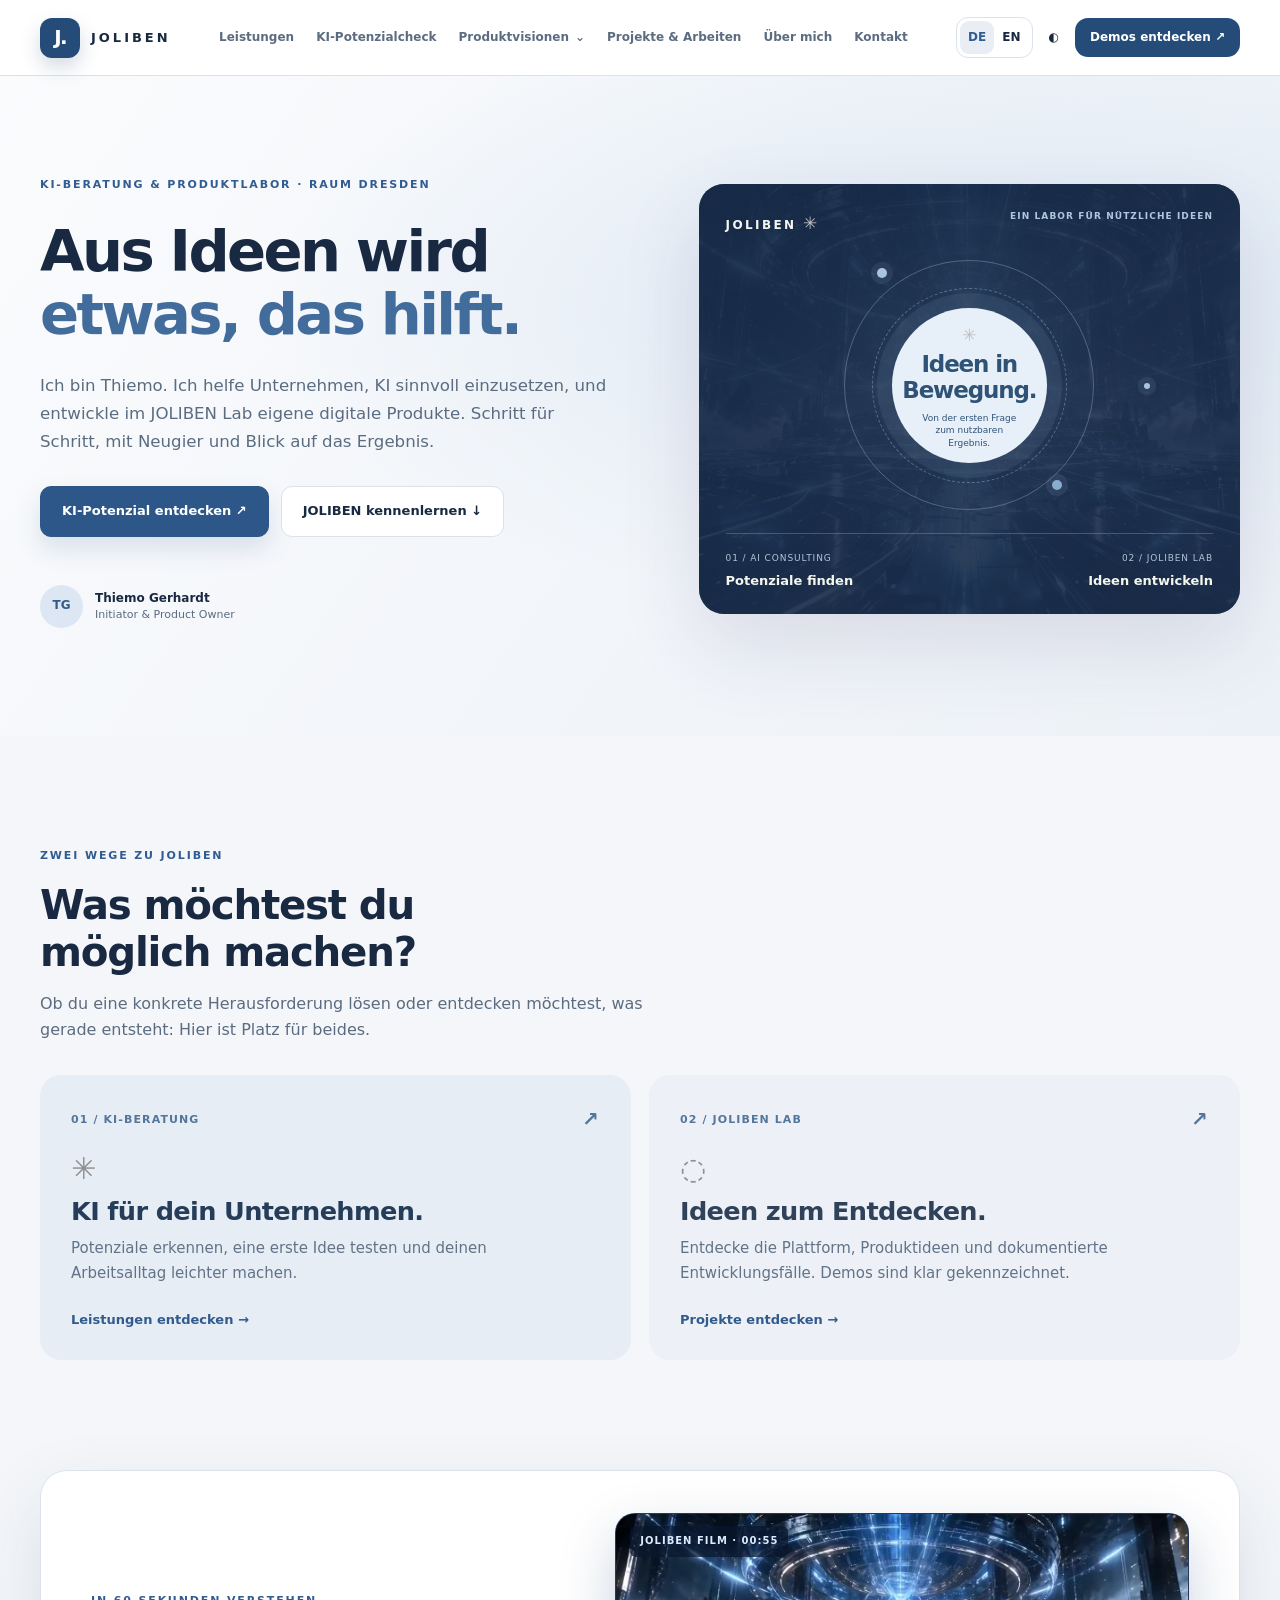
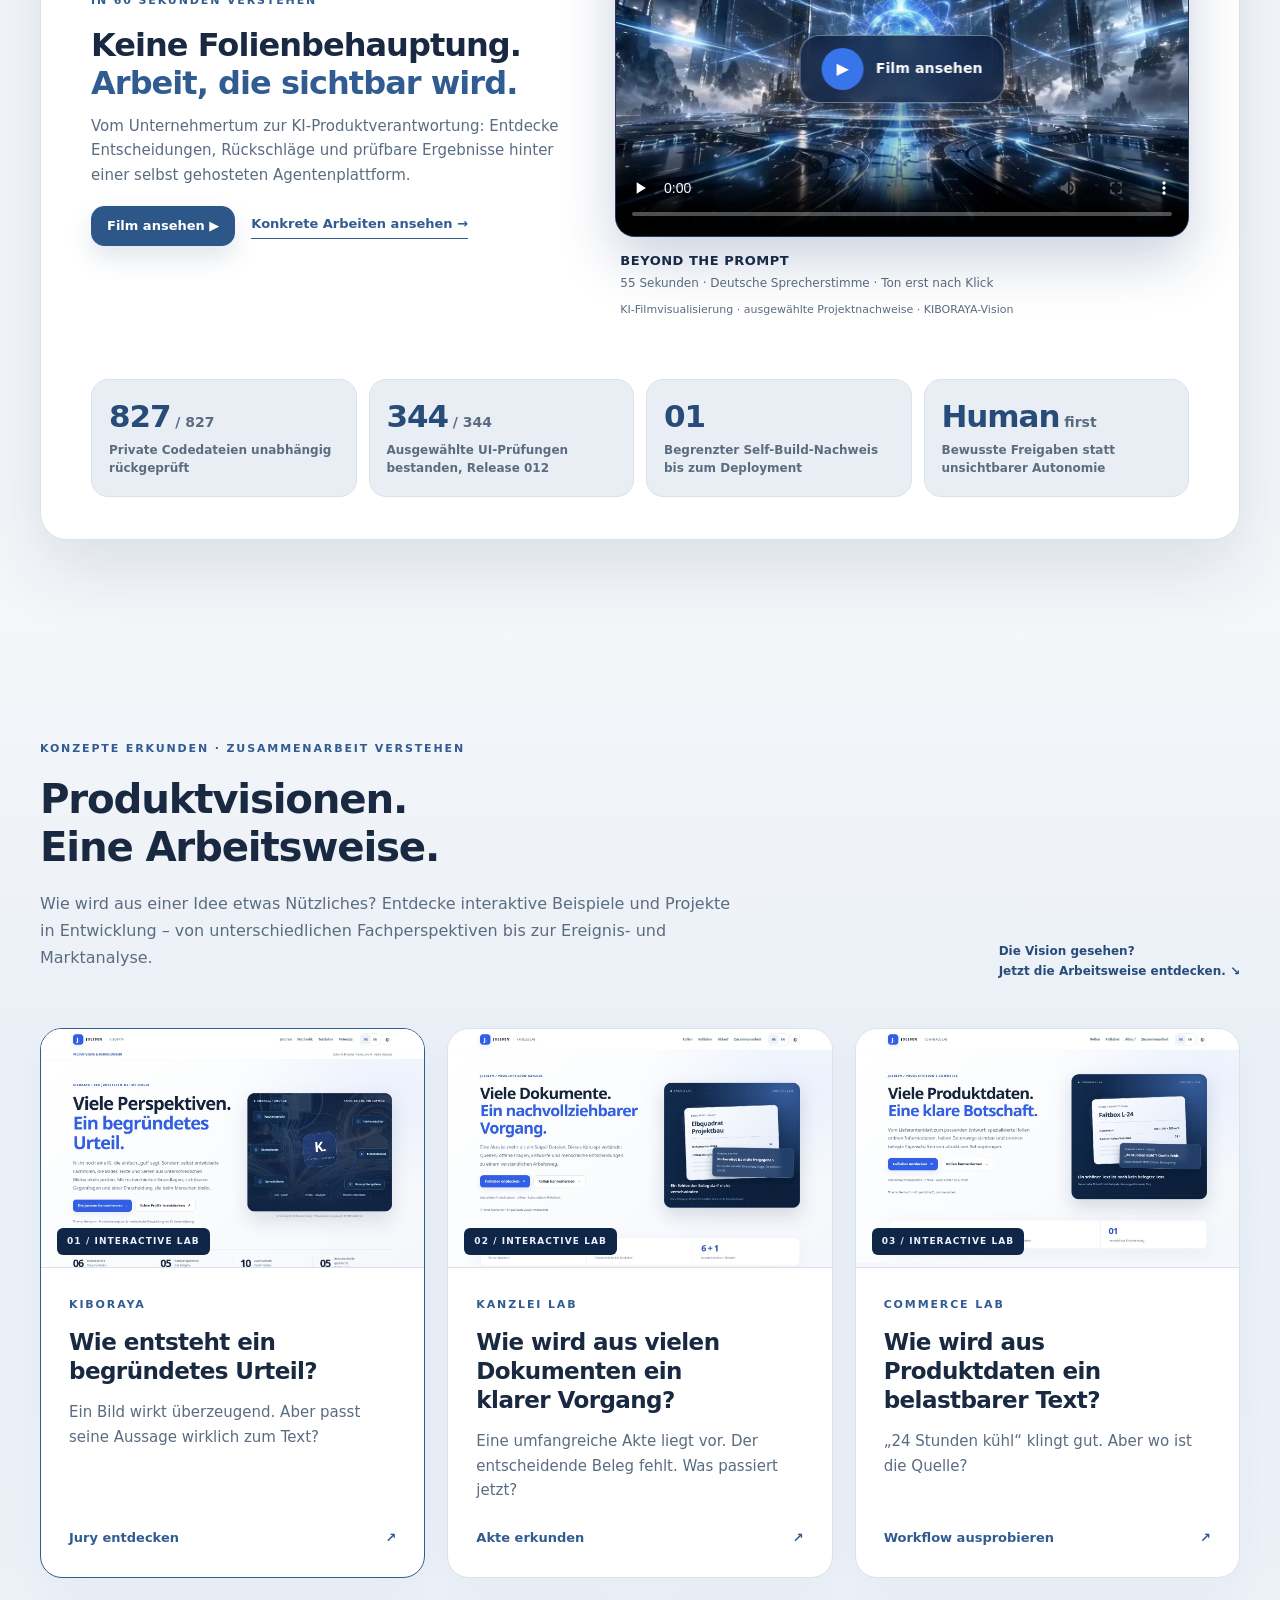
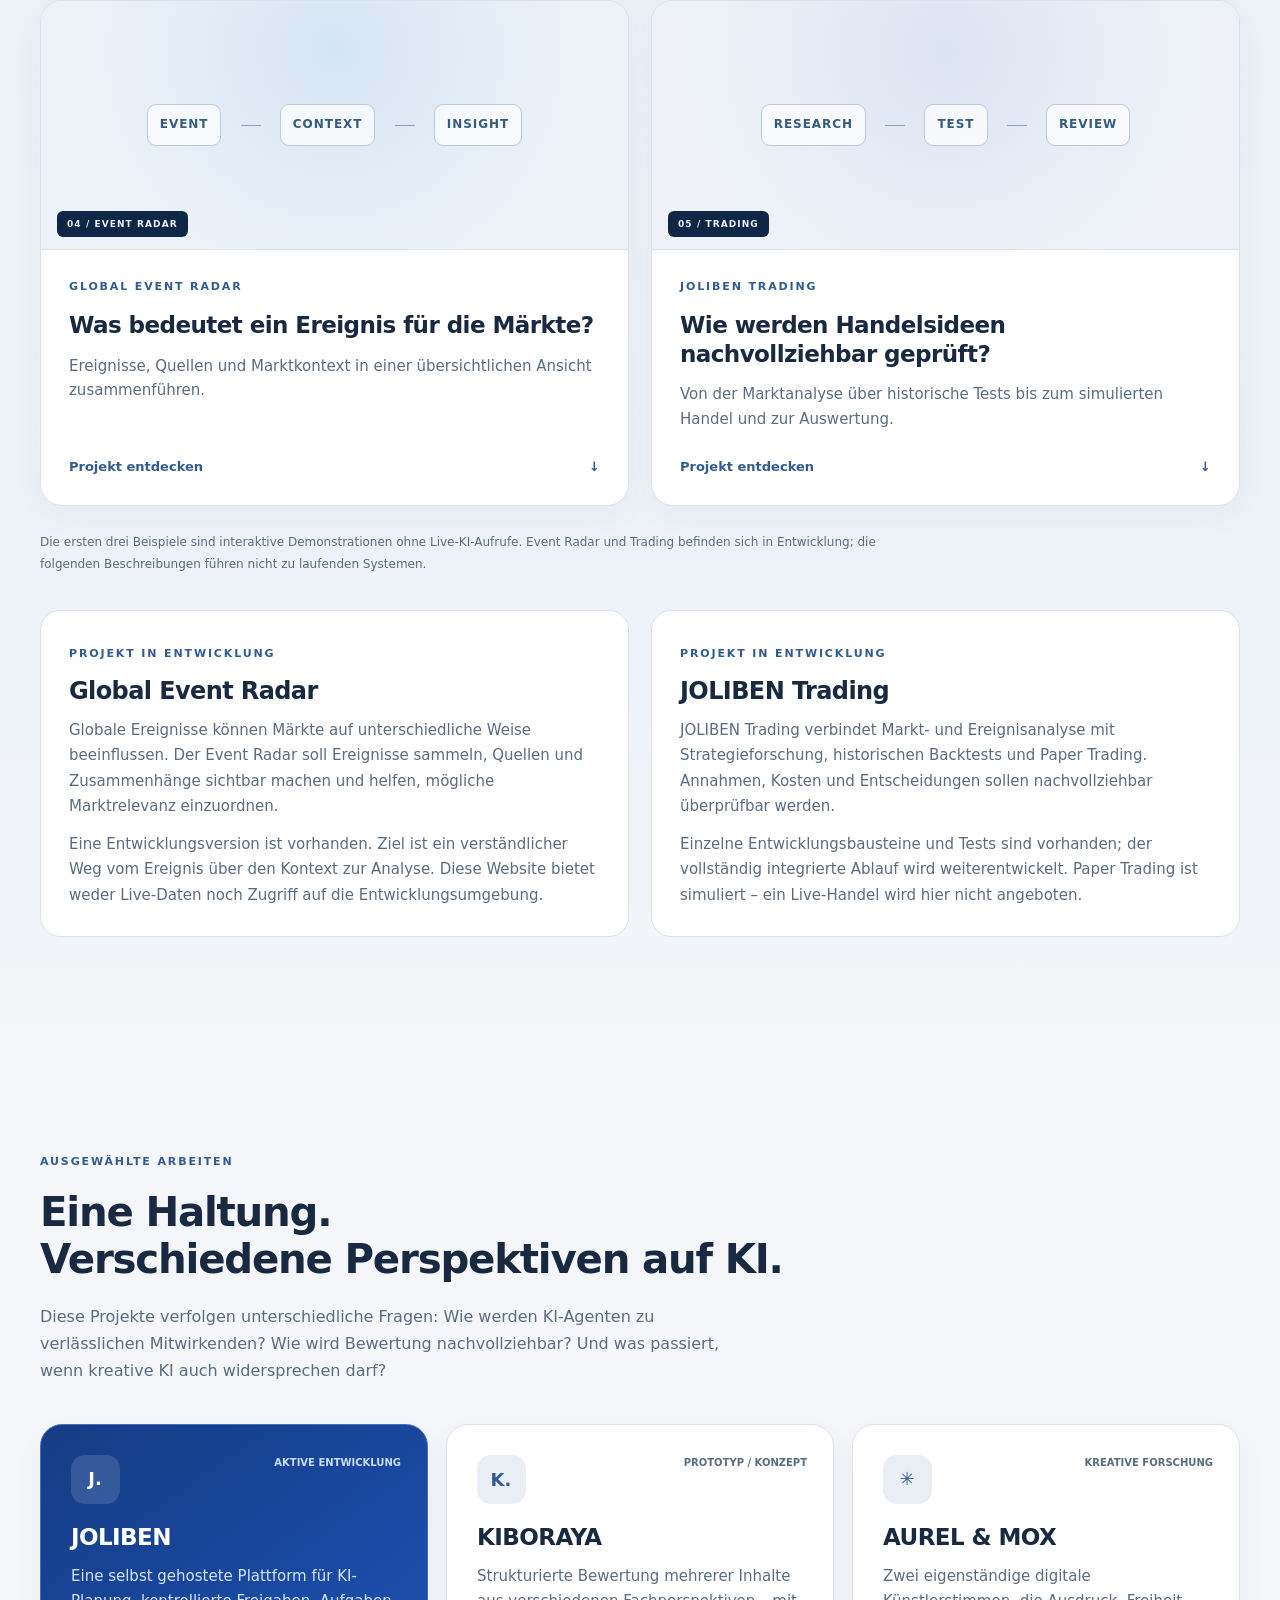
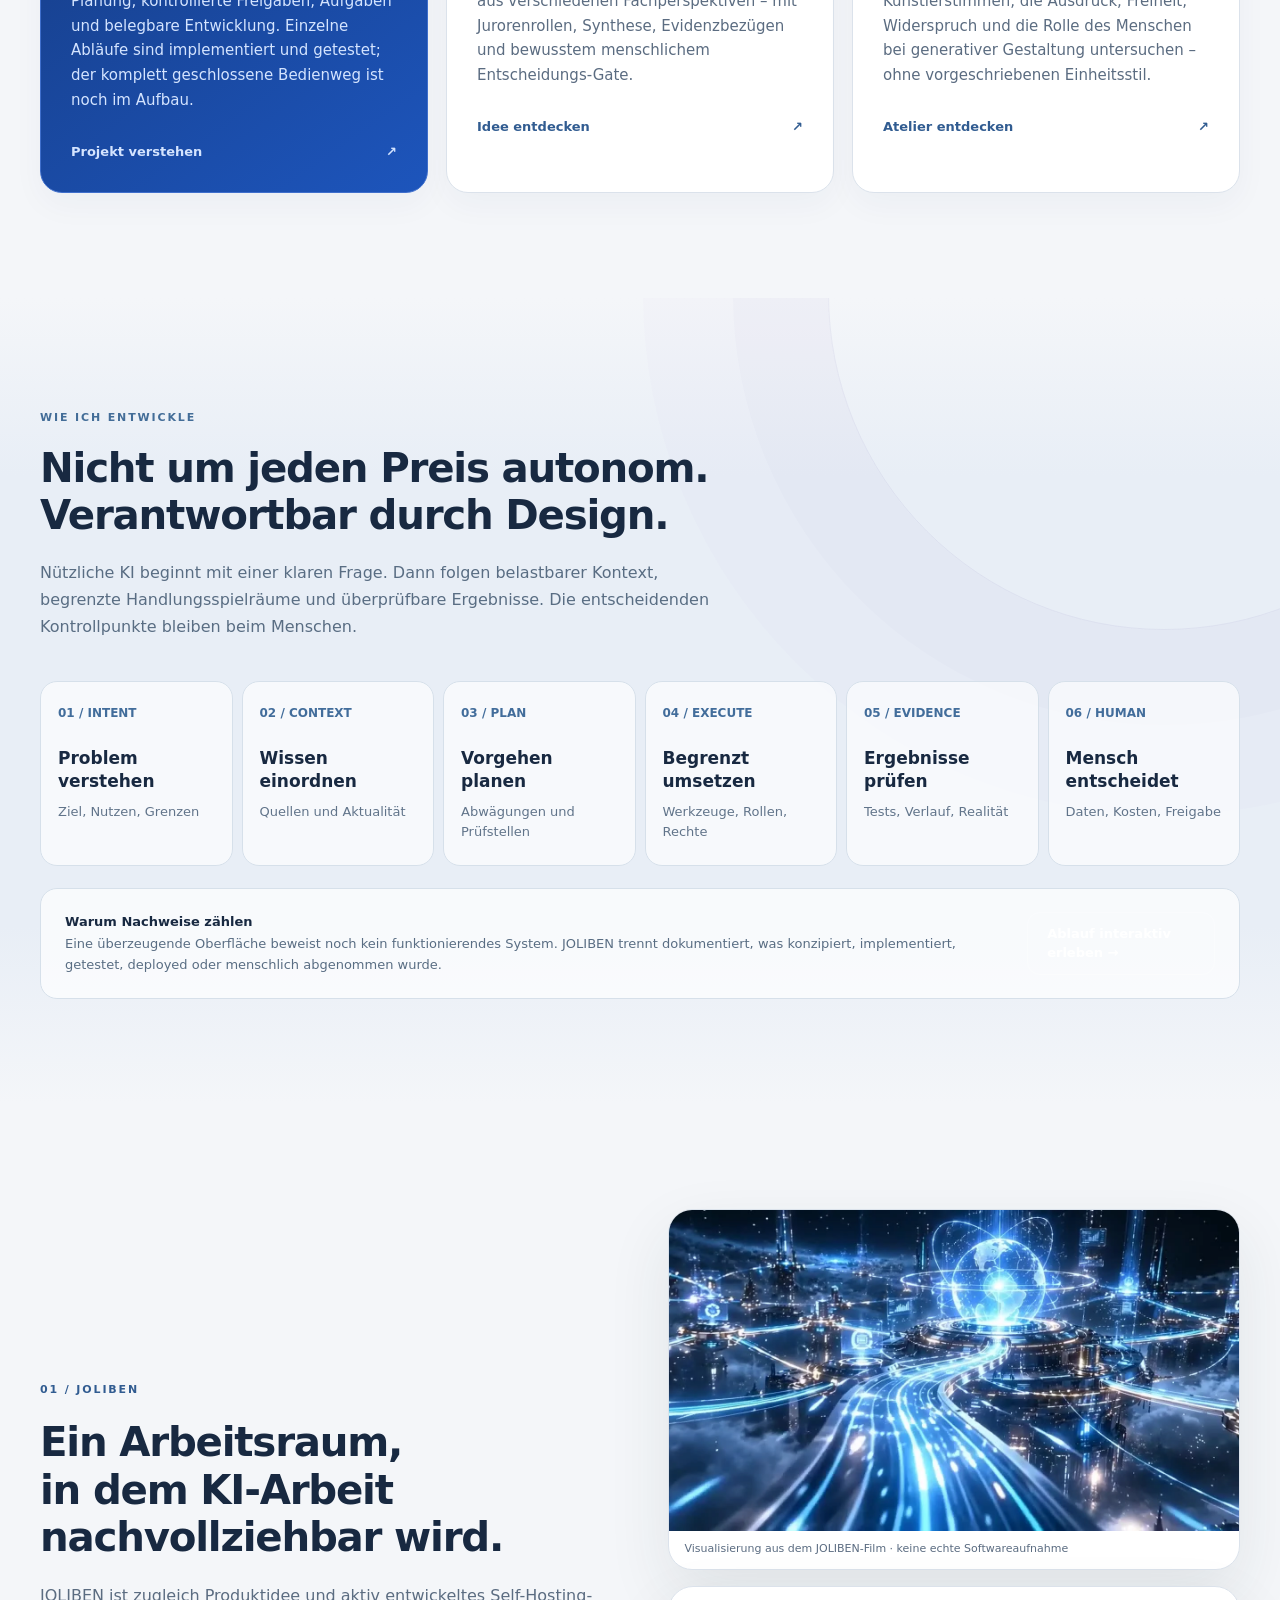
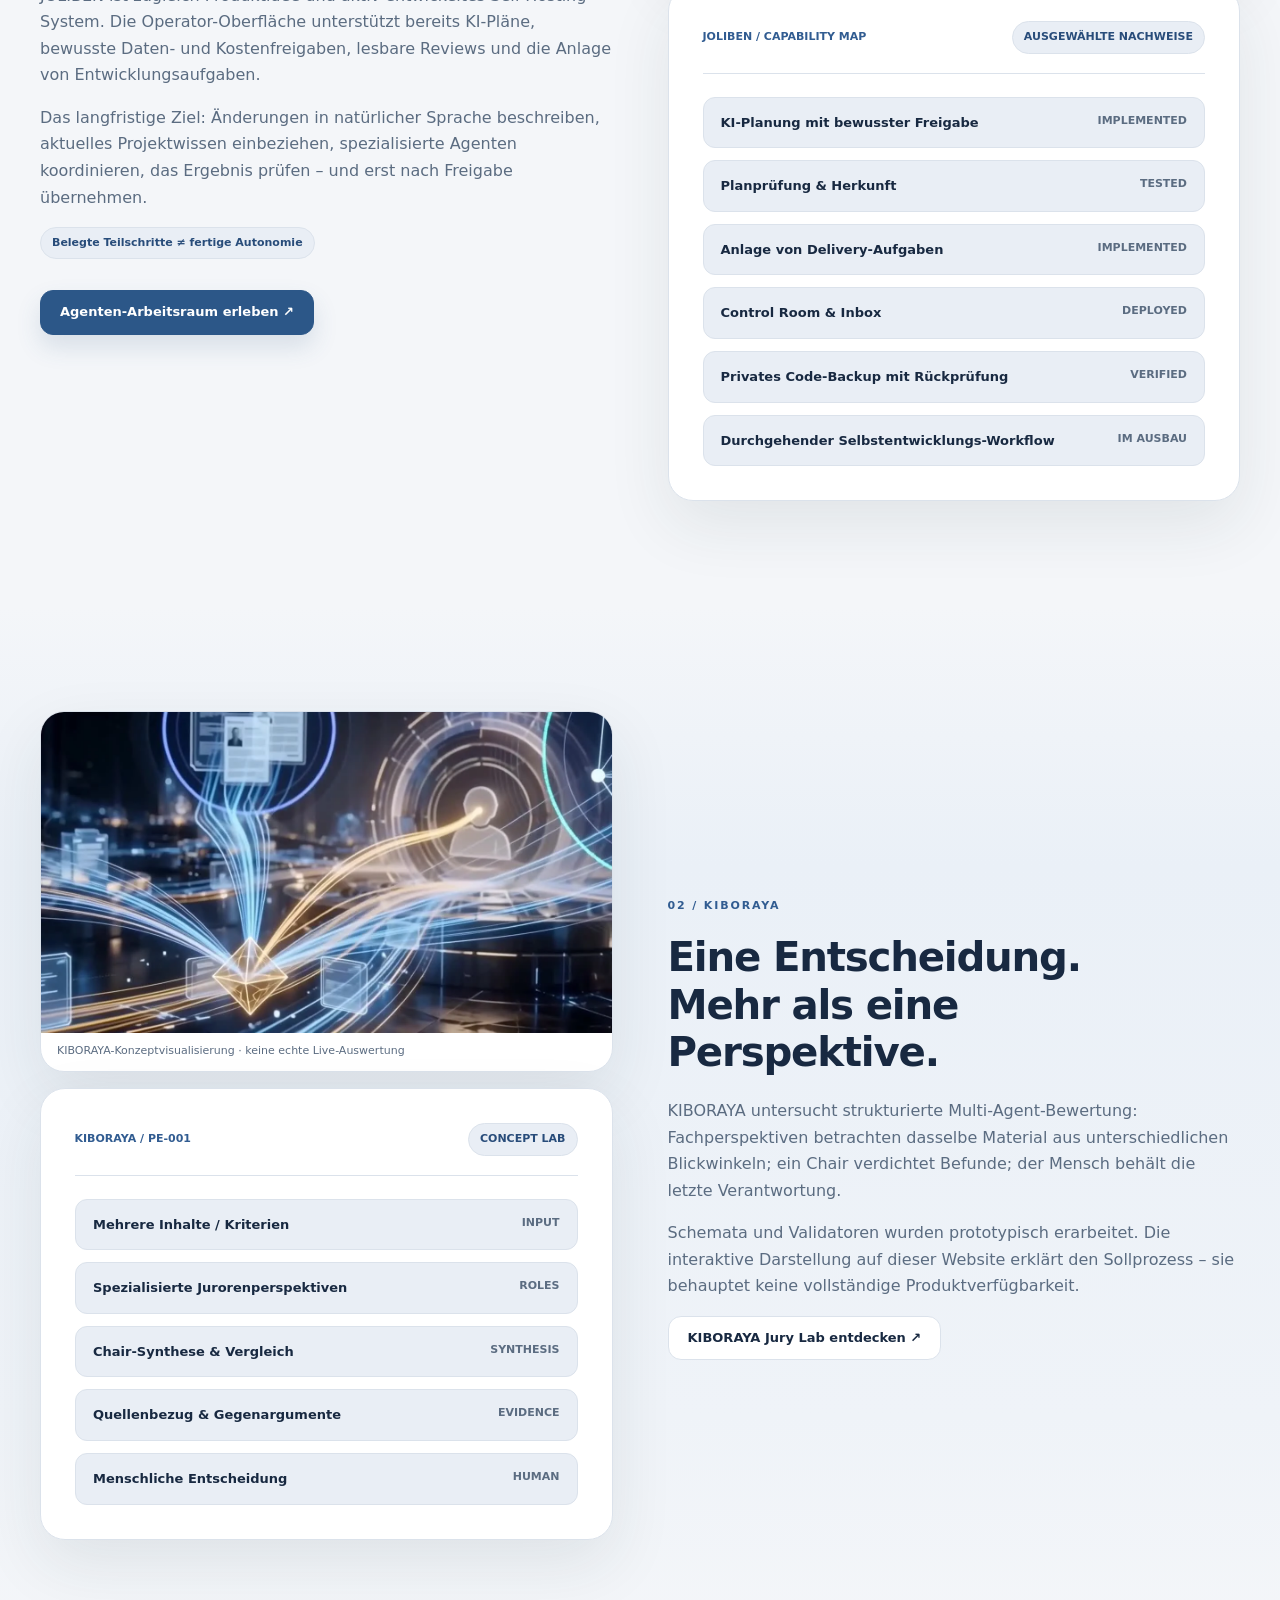
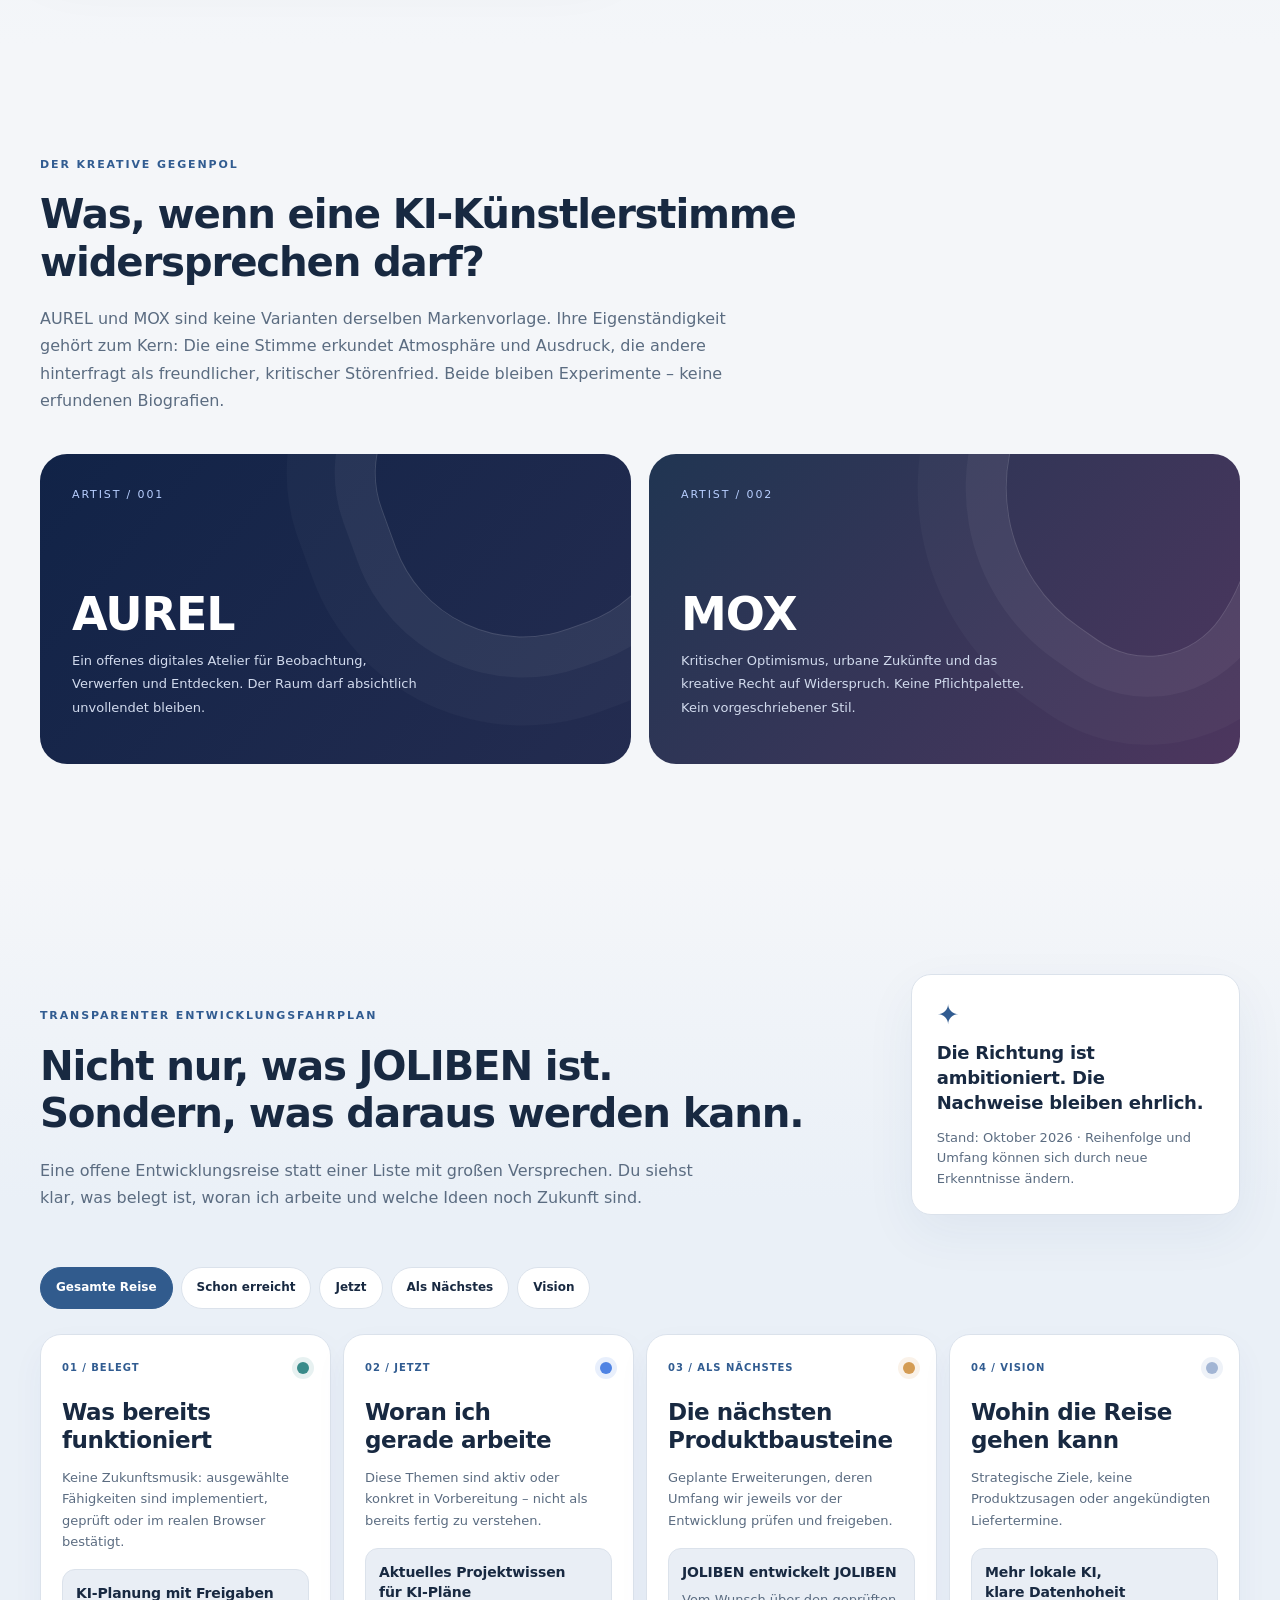
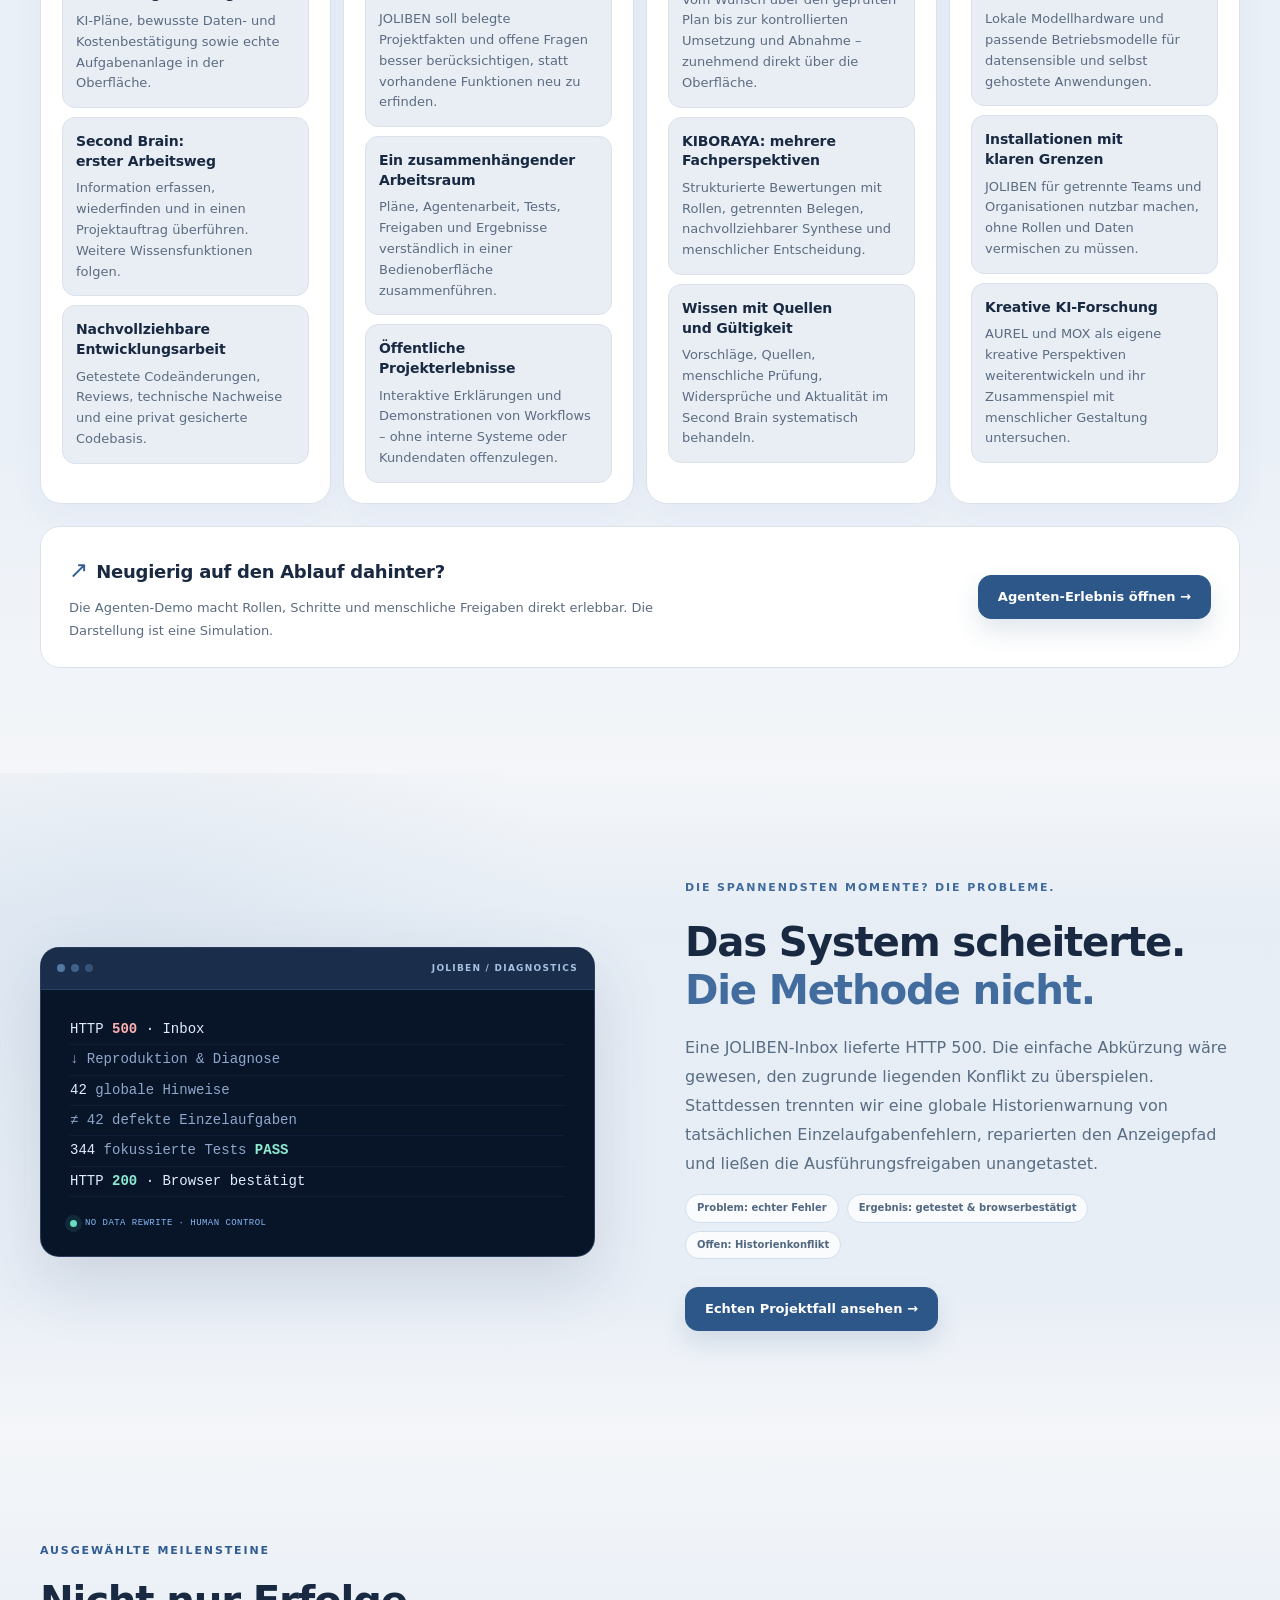
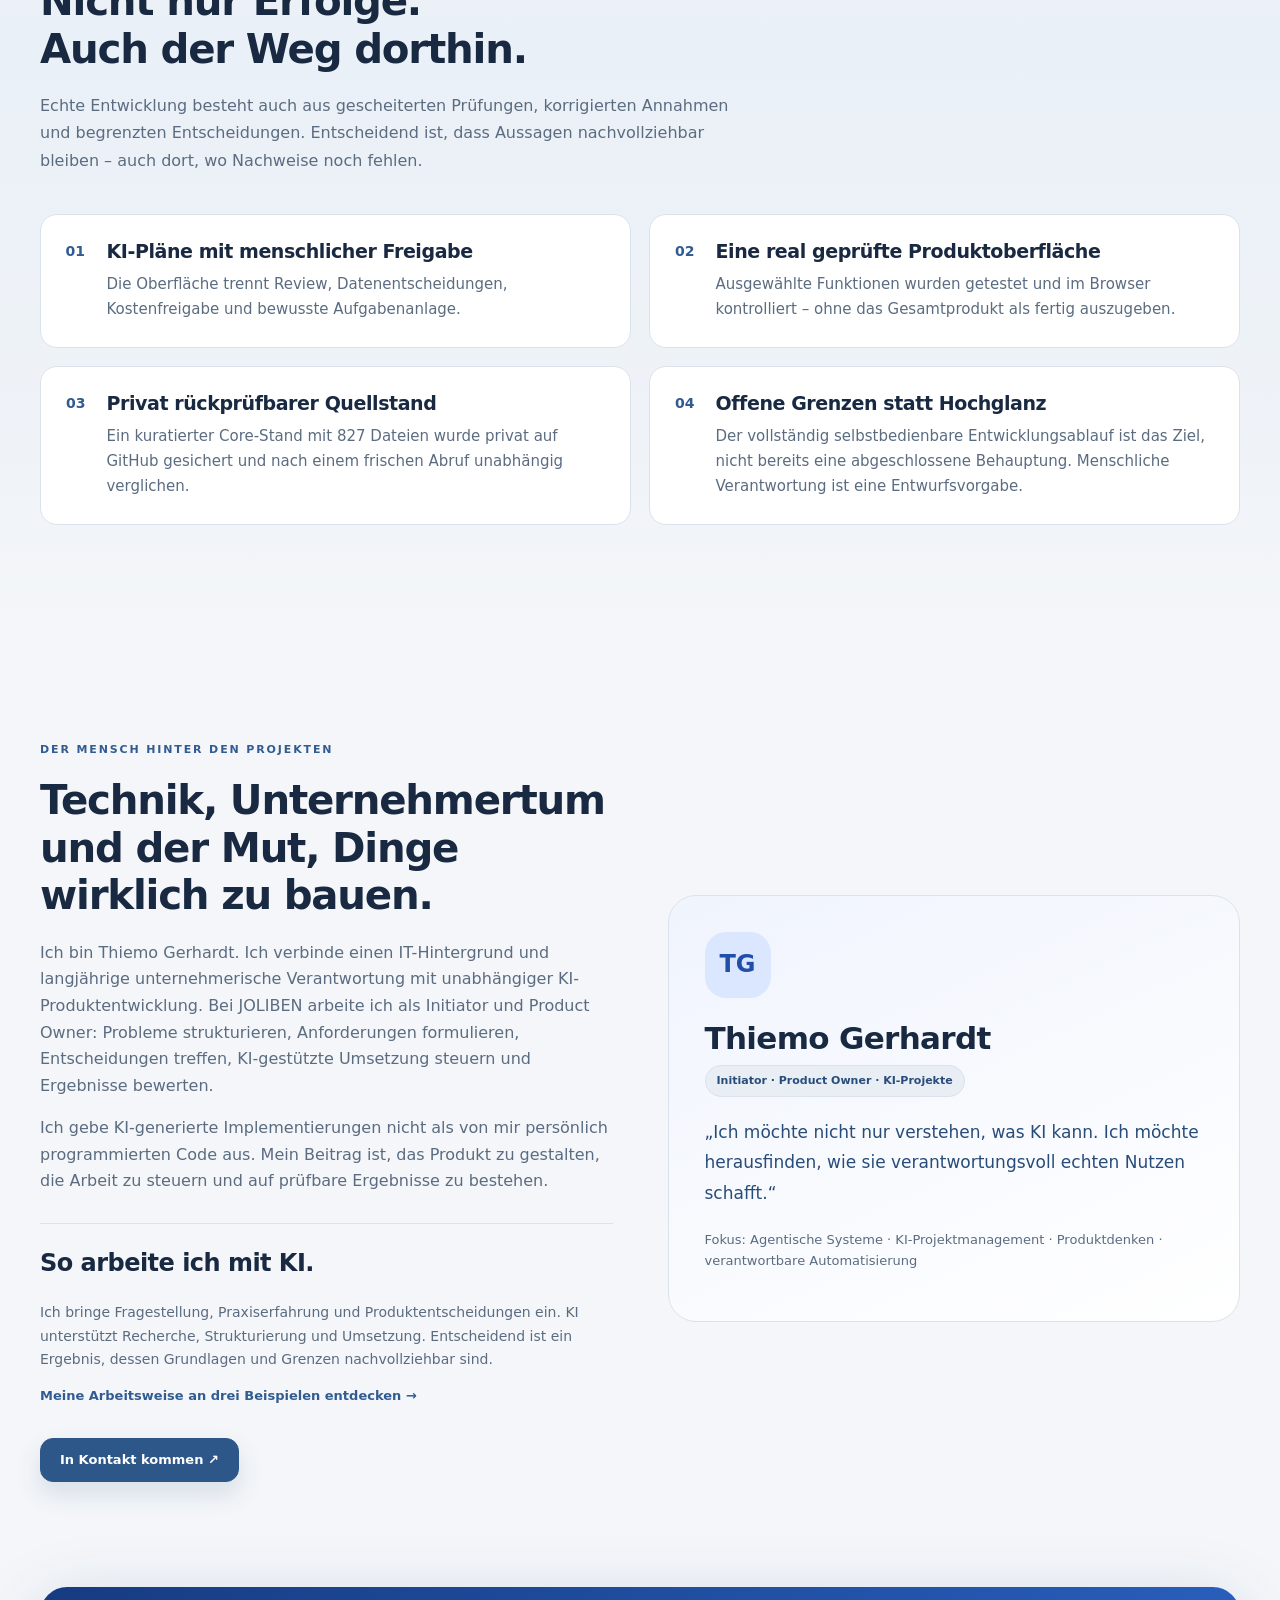
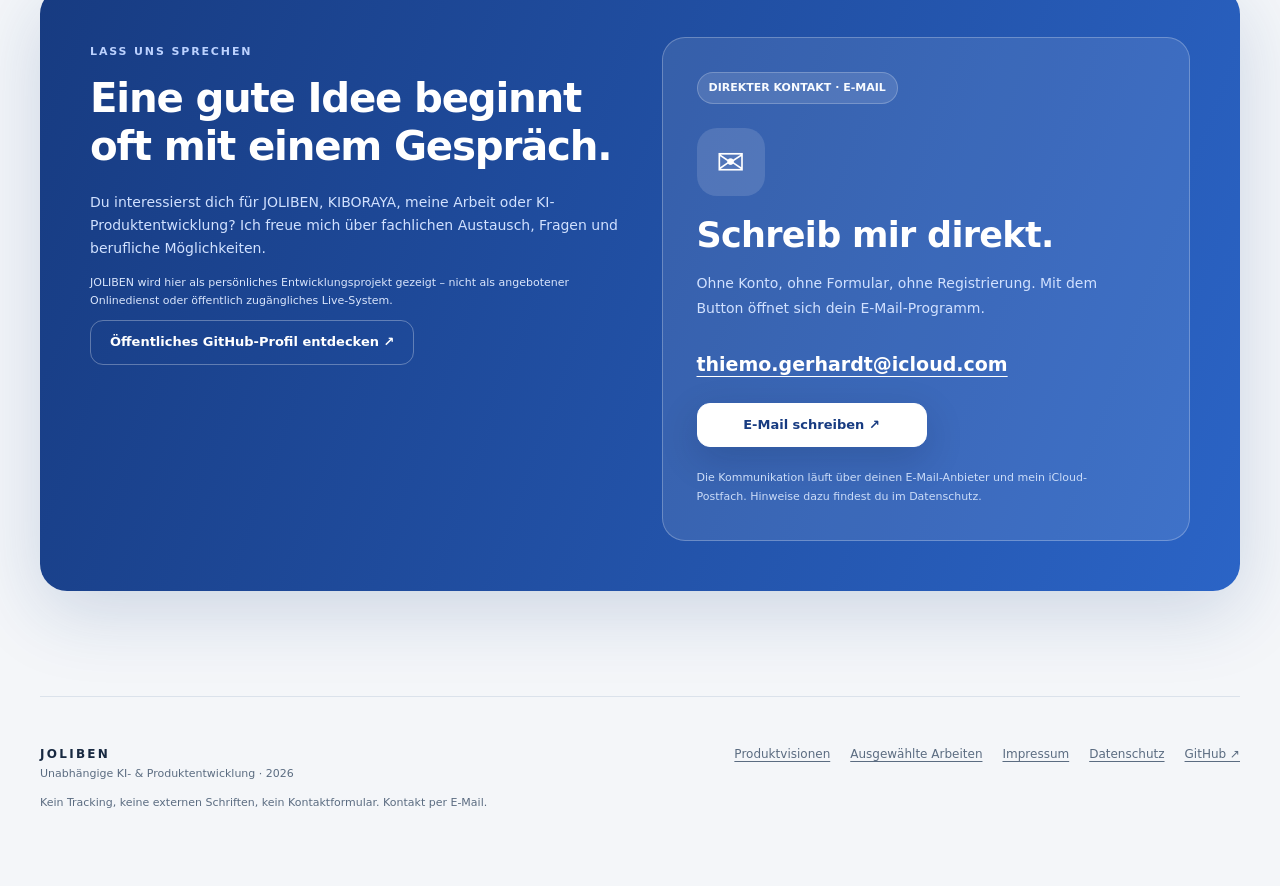
<file: index.html>
<!doctype html>
<html lang="de"><head><meta charset="utf-8"><meta name="viewport" content="width=device-width, initial-scale=1"><meta name="theme-color" content="#f4f7fb"><meta name="description" content="JOLIBEN — KI-Beratung, Potenzialanalyse und nachvollziehbare KI-Produktentwicklung von Thiemo Gerhardt."><link rel="canonical" href="https://joliben.github.io/joliben-website/"><meta property="og:type" content="website"><meta property="og:site_name" content="JOLIBEN"><meta property="og:title" content="JOLIBEN – KI, die Verantwortung sichtbar macht"><meta property="og:description" content="Agenten erleben. Echte KI-Produktentwicklung verstehen. Ausgewählte Arbeiten und die Entwicklungsreise von JOLIBEN entdecken."><meta property="og:url" content="https://joliben.github.io/joliben-website/"><meta name="twitter:card" content="summary"><link rel="alternate" hreflang="de" href="https://joliben.github.io/joliben-website/"><link rel="alternate" hreflang="en" href="https://joliben.github.io/joliben-website/?lang=en"><link rel="alternate" hreflang="x-default" href="https://joliben.github.io/joliben-website/"><title>JOLIBEN — KI, die Verantwortung sichtbar macht.</title><link rel="icon" href="assets/mark.svg" type="image/svg+xml"><link rel="stylesheet" href="assets/site.css"><script>document.documentElement.classList.add("js")</script><script defer src="assets/site.js"></script><style data-global-navigation>
/* Shared website navigation. Product section links remain a separate row. */
.global-header{position:sticky;top:0;z-index:60;background:var(--surface,#fff);border-bottom:1px solid var(--line,#dde6f3);color:var(--ink,#17243b)}
.global-row{width:min(1200px,calc(100% - 44px));height:75px;margin:auto;display:flex;align-items:center;justify-content:space-between;gap:22px}
.global-brand{display:flex;align-items:center;gap:11px;flex-shrink:0;font-size:13px;font-weight:900;letter-spacing:.23em;text-decoration:none;color:inherit}.global-mark{display:grid;place-items:center;width:40px;height:40px;border-radius:12px;background:#315fe8;color:white;font-size:20px;letter-spacing:-.09em;box-shadow:0 9px 19px #315fe840}
.global-links{display:flex;align-items:center;gap:22px;font-size:12px;font-weight:700;color:var(--mute,var(--muted,#65748a))}.global-links>a,.global-visions>summary{white-space:nowrap;text-decoration:none;color:inherit}.global-links a:hover,.global-visions>summary:hover,.global-links [aria-current=page],.global-visions.is-current>summary{color:var(--blue,#315fe8)}
.global-visions{position:relative}.global-visions>summary{display:flex;align-items:center;gap:6px;cursor:pointer;list-style:none;padding-block:18px}.global-visions>summary::-webkit-details-marker{display:none}.global-chevron{font-size:12px;transition:transform .15s}.global-visions[open] .global-chevron{transform:rotate(180deg)}
.global-dropdown{position:absolute;top:100%;left:-18px;min-width:240px;padding:9px;background:var(--surface,#fff);border:1px solid var(--line,#dde6f3);border-radius:15px;box-shadow:0 18px 45px #17243b24;z-index:70}.global-dropdown a{display:block;padding:11px 13px;border-radius:8px;text-decoration:none;color:var(--ink,#17243b);white-space:nowrap;font-size:13px;line-height:1.45}.global-dropdown a:hover,.global-dropdown a:focus-visible{background:var(--surface2,var(--soft,#eef3fa))}.global-dropdown small{display:block;color:var(--mute,var(--muted,#65748a));font-size:11px;font-weight:500;margin-top:3px}.global-dropdown .global-overview{border-bottom:1px solid var(--line,#dde6f3);border-radius:0;margin-bottom:4px;padding-bottom:13px}
.global-tools{display:flex;align-items:center;gap:8px;flex-shrink:0}.global-tools .language,.global-tools .lang{display:flex;border:1px solid var(--line,#dde6f3);border-radius:12px;padding:3px;background:var(--surface,#fff)}.global-tools .utility{display:block;border:0;border-radius:9px;padding:8px;font:800 12px/1.4 system-ui,sans-serif;color:var(--ink,#17243b);background:transparent;cursor:pointer}.global-tools .utility[aria-pressed=true]{background:var(--surface2,var(--soft,#eef3fa));color:var(--blue,#315fe8)}.global-header #themeButton{border:0;font-size:14px}.global-cta{display:inline-flex;align-items:center;border-radius:13px;padding:11px 15px;background:#315fe8;color:white;text-decoration:none;font-size:12px;line-height:1.4;font-weight:750;white-space:nowrap}.global-header .global-menu,.global-header #menuButton{display:none;border:1px solid var(--line,#dde6f3);font-size:17px;padding:6px 10px}.global-header a:focus-visible,.global-header button:focus-visible,.global-header summary:focus-visible,.global-subnav a:focus-visible{outline:3px solid #3d89ef;outline-offset:4px}
.global-subnav{background:var(--surface,#fff);border-bottom:1px solid var(--line,#dde6f3);color:var(--mute,var(--muted,#65748a))}.global-subrow{width:min(1200px,calc(100% - 44px));margin:auto;display:flex;align-items:center;gap:30px;min-height:49px}.global-subrow>strong{flex-shrink:0;font-size:11px;letter-spacing:.11em;color:var(--blue,#315fe8)}.global-section-links{display:flex;gap:26px;overflow-x:auto;padding:13px 3px;font-size:12px;font-weight:650;scrollbar-width:thin}.global-section-links a{white-space:nowrap;text-decoration:none;color:inherit}.global-section-links a:hover{color:var(--blue,#315fe8)}
@media(max-width:1190px){.global-header .global-menu,.global-header #menuButton{display:block}.global-links{display:none;position:absolute;top:75px;left:0;right:0;max-height:calc(100dvh - 75px);overflow-y:auto;padding:18px 24px;background:var(--surface,#fff);border-bottom:1px solid var(--line,#dde6f3);box-shadow:0 16px 28px #17243b14}.global-links.open{display:flex;align-items:stretch;flex-direction:column;gap:0}.global-links>a{display:block;padding:13px 5px;font-size:14px}.global-visions>summary{padding:13px 5px;font-size:14px;justify-content:space-between}.global-dropdown{position:static;min-width:0;box-shadow:none;margin:0 0 10px 5px;border-radius:12px}.global-subrow{gap:20px}}
@media(max-width:600px){.global-row,.global-subrow{width:calc(100% - 32px)}.global-row{gap:10px}.global-brand{font-size:11px;gap:8px;letter-spacing:.17em}.global-mark{width:35px;height:35px}.global-tools{gap:4px}.global-tools .utility{padding:7px}.global-cta{display:none}.global-subrow{display:block;padding-top:11px}.global-section-links{gap:22px;padding-block:9px 12px}}
@media(prefers-reduced-motion:reduce){.global-chevron{transition:none}}
</style><script defer src="assets/localization.js"></script><link rel="stylesheet" href="assets/consulting.css"><link rel="stylesheet" href="assets/home-refresh.css"><style>
/* Two developing products follow the existing interactive demonstrations. */
.vision-future-grid{grid-template-columns:repeat(2,minmax(0,1fr));margin-top:22px}
.vision-concept-art{aspect-ratio:2.35;position:relative;display:grid;place-items:center;overflow:hidden;background:radial-gradient(circle at 50% 20%,#d6e5f3,#edf2f8 72%);border-bottom:1px solid var(--line)}
.vision-trading-art{background:radial-gradient(circle at 50% 20%,#dce3f1,#eef2f8 72%)}
.vision-concept-orbit{display:flex;align-items:center;gap:clamp(8px,1.5vw,20px);color:#365b80;font-size:clamp(10px,1vw,12px);font-weight:750;letter-spacing:.08em}
.vision-concept-orbit span{padding:10px 12px;border:1px solid #b9cadc;border-radius:9px;background:#ffffffb8}
.vision-concept-orbit i{width:20px;height:1px;background:#86a3c0}
.vision-project-details{display:grid;grid-template-columns:repeat(2,minmax(0,1fr));gap:22px;margin-top:34px}
.vision-project-detail{padding:28px;border:1px solid var(--line);border-radius:20px;background:var(--surface)}
.vision-project-detail h3{font-size:24px;letter-spacing:-.025em;margin:12px 0}
.vision-project-detail p{font-size:15px;line-height:1.7;margin:0 0 12px}
.vision-project-detail p:last-child{margin-bottom:0}
@media(max-width:760px){.vision-future-grid,.vision-project-details{grid-template-columns:1fr}.vision-concept-art{aspect-ratio:2.1}}
</style></head>
<body>

<header class="global-header"><div class="global-row"><a class="global-brand" data-portfolio-link href="index.html" aria-label="JOLIBEN Startseite"><span class="global-mark">J.</span>JOLIBEN</a><nav class="global-links" id="mainNav" data-main-navigation aria-label="Hauptnavigation"><a data-portfolio-link href="leistungen.html"><span data-de="Leistungen" data-en="Services">Leistungen</span></a><a data-portfolio-link href="ki-potenzialcheck.html"><span data-de="KI-Potenzialcheck" data-en="AI potential check">KI-Potenzialcheck</span></a><details class="global-visions"><summary><span data-de="Produktvisionen" data-en="Product visions">Produktvisionen</span><span class="global-chevron" aria-hidden="true">⌄</span></summary><div class="global-dropdown"><a class="global-overview" data-portfolio-link href="index.html#produktvisionen"><span data-de="Alle Produktvisionen" data-en="All product visions">Alle Produktvisionen</span></a><a data-portfolio-link href="kiboraya.html">KIBORAYA<small><span data-de="Kreative Bewertung" data-en="Creative evaluation">Kreative Bewertung</span></small></a><a data-portfolio-link href="kanzlei.html">Kanzlei Lab<small><span data-de="Dokumente &amp; Entscheidungen" data-en="Documents &amp; decisions">Dokumente &amp; Entscheidungen</span></small></a><a data-portfolio-link href="commerce.html">Commerce Lab<small><span data-de="Produktdaten &amp; Texte" data-en="Product data &amp; copy">Produktdaten &amp; Texte</span></small></a></div></details><a data-portfolio-link href="arbeiten.html"><span data-de="Projekte &amp; Arbeiten" data-en="Projects &amp; work">Projekte &amp; Arbeiten</span></a><a data-portfolio-link href="ueber-mich.html"><span data-de="Über mich" data-en="About">Über mich</span></a><a data-portfolio-link href="index.html#kontakt"><span data-de="Kontakt" data-en="Contact">Kontakt</span></a></nav><div class="global-tools"><div class="language" role="group" aria-label="Language"><button class="utility" type="button" data-language="de" aria-pressed="true">DE</button><button class="utility" type="button" data-language="en" aria-pressed="false">EN</button></div><button type="button" class="utility" data-theme aria-label="Darstellung wechseln" title="Light / Dark">◐</button><button class="utility global-menu" aria-controls="mainNav" aria-expanded="false" type="button" data-menu>☰</button><a class="global-cta" data-portfolio-link href="index.html#produktvisionen"><span data-de="Demos entdecken ↗" data-en="Explore the demos ↗">Demos entdecken ↗</span></a></div></div></header>
<main>
<div class="hero-bg"><div class="wrap hero"><div class="hero-copy"><span class="eyebrow" data-en="AI CONSULTING &amp; PRODUCT LAB · DRESDEN REGION">KI-BERATUNG &amp; PRODUKTLABOR · RAUM DRESDEN</span><h1 data-en="Ideas into<br><em>useful things.</em>">Aus Ideen wird <em>etwas, das hilft.</em></h1><p class="lead" data-en="I’m Thiemo. I help businesses discover practical opportunities with AI and develop digital products in the JOLIBEN Lab. Step by step, with curiosity and a focus on results.">Ich bin Thiemo. Ich helfe Unternehmen, KI sinnvoll einzusetzen, und entwickle im JOLIBEN Lab eigene digitale Produkte. Schritt für Schritt, mit Neugier und Blick auf das Ergebnis.</p><div class="actions"><a href="ki-potenzialcheck.html" class="btn btn-primary" data-en="Discover your AI potential ↗">KI-Potenzial entdecken ↗</a><a href="#beratung" class="btn" data-en="Explore JOLIBEN ↓">JOLIBEN kennenlernen ↓</a></div><div class="hero-signature"><span class="signature-mark">TG</span><span><strong>Thiemo Gerhardt</strong><small data-en="Initiator &amp; Product Owner">Initiator &amp; Product Owner</small></span></div></div><div class="lab-board" aria-label="JOLIBEN: Beratung, Plattform und Projekte"><video class="lab-board-video" muted playsinline loop preload="none" data-hero-loop poster="assets/media/joliben-trailer-poster.webp" tabindex="-1" aria-hidden="true"><source src="assets/media/joliben-ambient-loop-muted.mp4" type="video/mp4"></video><div class="board-top"><span class="board-wordmark">JOLIBEN <i>✳</i></span><span class="board-number" data-en="A LAB FOR USEFUL IDEAS">EIN LABOR FÜR NÜTZLICHE IDEEN</span></div><div class="board-visual"><div class="board-orbit orbit-one"></div><div class="board-orbit orbit-two"></div><div class="board-center"><span class="board-spark">✳</span><strong data-en="Ideas in<br>motion.">Ideen in<br>Bewegung.</strong><span data-en="From the first question to a useful result.">Von der ersten Frage zum nutzbaren Ergebnis.</span></div><span class="board-dot dot-a"></span><span class="board-dot dot-b"></span><span class="board-dot dot-c"></span></div><div class="board-bottom"><div><span>01 / AI CONSULTING</span><strong data-en="Find potential">Potenziale finden</strong></div><div><span>02 / JOLIBEN LAB</span><strong data-en="Make ideas real">Ideen entwickeln</strong></div></div></div></div></div>
<section class="section wrap home-paths" id="beratung"><div class="paths-heading"><div><span class="eyebrow" data-en="TWO WAYS INTO JOLIBEN">ZWEI WEGE ZU JOLIBEN</span><h2 data-en="What would you<br>like to do?">Was möchtest du<br>möglich machen?</h2></div><p data-en="Whether you want to solve a specific challenge or explore what is being built: there is room for both here.">Ob du eine konkrete Herausforderung lösen oder entdecken möchtest, was gerade entsteht: Hier ist Platz für beides.</p></div><div class="path-grid"><a class="path-card path-business" href="leistungen.html"><div class="path-meta"><span>01 / KI-BERATUNG</span><span aria-hidden="true">↗</span></div><div class="path-content"><span class="path-icon" aria-hidden="true">✳</span><h3 data-en="AI for your business.">KI für dein Unternehmen.</h3><p data-en="Find promising opportunities, test a first idea and make your daily work easier.">Potenziale erkennen, eine erste Idee testen und deinen Arbeitsalltag leichter machen.</p><span class="path-link" data-en="Explore services →">Leistungen entdecken →</span></div></a><a class="path-card path-lab" href="arbeiten.html"><div class="path-meta"><span>02 / JOLIBEN LAB</span><span aria-hidden="true">↗</span></div><div class="path-content"><span class="path-icon" aria-hidden="true">◌</span><h3 data-en="Ideas you can explore.">Ideen zum Entdecken.</h3><p data-en="Explore the platform, product ideas and documented development cases. Demos are clearly labelled.">Entdecke die Plattform, Produktideen und dokumentierte Entwicklungsfälle. Demos sind klar gekennzeichnet.</p><span class="path-link" data-en="Explore projects →">Projekte entdecken →</span></div></a></div></section><section class="quick-orientation wrap reveal" id="einstieg" aria-label="JOLIBEN auf einen Blick">
  <div class="quick-copy"><span class="eyebrow" data-en="A 60-SECOND INTRODUCTION">IN 60 SEKUNDEN VERSTEHEN</span><h2 data-en="Not a pitch deck. <em>A body of work.</em>">Keine Folienbehauptung. <em>Arbeit, die sichtbar wird.</em></h2><p data-en="From entrepreneurship to AI product ownership: explore the choices, setbacks and verifiable outcomes behind a self-hosted agent platform.">Vom Unternehmertum zur KI-Produktverantwortung: Entdecke Entscheidungen, R&uuml;ckschl&auml;ge und pr&uuml;fbare Ergebnisse hinter einer selbst gehosteten Agentenplattform.</p><div class="trailer-quick-actions"><a class="btn btn-primary" href="#film" data-en="Watch the 55-second film ▶">Film ansehen ▶</a><a class="text-cta" href="arbeiten.html" data-en="See the selected work <span aria-hidden='true'>&rarr;</span>">Konkrete Arbeiten ansehen <span aria-hidden="true">&rarr;</span></a></div></div>
  <figure class="trailer-showcase reveal" id="film">
    <div class="trailer-film-frame">
      <video id="jolibenFilm" class="trailer-film" controls preload="none" playsinline poster="assets/media/joliben-trailer-poster.webp" width="1280" height="720" aria-label="JOLIBEN Beyond the Prompt, Trailer mit deutscher Sprecherstimme">
        <source src="assets/media/joliben-beyond-the-prompt-55s.mp4" type="video/mp4">
        <span data-en="Your browser does not support video playback. The trailer has German narration.">Dein Browser unterstützt die Videowiedergabe nicht.</span>
      </video>
      <button class="trailer-play-overlay" type="button" data-film-play aria-controls="jolibenFilm" aria-label="JOLIBEN Film mit Ton starten"><span class="trailer-play-symbol" aria-hidden="true">▶</span><span data-en="Watch the film">Film ansehen</span></button>
      <span class="trailer-film-badge" data-en="JOLIBEN ORIGINAL FILM · 00:55">JOLIBEN FILM · 00:55</span>
    </div>
    <figcaption class="trailer-caption">
      <span><strong>BEYOND THE PROMPT</strong><small data-en="55 seconds · German voiceover · Sound on play">55 Sekunden · Deutsche Sprecherstimme · Ton erst nach Klick</small></span>
      <span class="trailer-visual-hint" data-en="AI film visuals · selected project evidence · KIBORAYA vision">KI-Filmvisualisierung · ausgewählte Projektnachweise · KIBORAYA-Vision</span>
    </figcaption>
  </figure>
  <div class="quick-grid" aria-label="Belegte Projektmeilensteine">
    <div class="quick-stat"><strong>827<span> / 827</span></strong><small data-en="Private code files independently verified">Private Codedateien unabh&auml;ngig r&uuml;ckgepr&uuml;ft</small></div>
    <div class="quick-stat"><strong>344<span> / 344</span></strong><small data-en="Selected UI regression checks passed, release 012">Ausgew&auml;hlte UI-Pr&uuml;fungen bestanden, Release 012</small></div>
    <div class="quick-stat"><strong>01</strong><small data-en="Bounded self-build proof through deployment">Begrenzter Self-Build-Nachweis bis zum Deployment</small></div>
    <div class="quick-stat"><strong>Human<span> first</span></strong><small data-en="Deliberate approval instead of invisible autonomy">Bewusste Freigaben statt unsichtbarer Autonomie</small></div>
  </div>
</section>

<section class="section vision-section" id="produktvisionen" aria-labelledby="visionHeading"><div class="wrap"><div class="vision-heading"><div class="intro"><span class="eyebrow" data-en="EXPLORE CONCEPTS · UNDERSTAND COLLABORATION">KONZEPTE ERKUNDEN · ZUSAMMENARBEIT VERSTEHEN</span><h2 id="visionHeading" data-en="Product visions.<br>One way of working.">Produktvisionen.<br>Eine Arbeitsweise.</h2><p data-en="How does an idea become something useful? Explore interactive examples and projects in development: from specialist perspectives to events and market research.">Wie wird aus einer Idee etwas Nützliches? Entdecke interaktive Beispiele und Projekte in Entwicklung – von unterschiedlichen Fachperspektiven bis zur Ereignis- und Marktanalyse.</p></div><span class="vision-invitation" data-en="The vision seen?<br>Now explore the work. ↘">Die Vision gesehen?<br>Jetzt die Arbeitsweise entdecken. ↘</span></div><div class="vision-grid"><a class="vision-card vision-lead" href="kiboraya.html"><div class="vision-image"><img src="assets/visions/kiboraya.jpg" width="1200" height="750" loading="lazy" alt="KIBORAYA: Ausschnitt aus der interaktiven Demo"><span class="vision-number">01 / INTERACTIVE LAB</span></div><div class="vision-copy"><span class="eyebrow">KIBORAYA</span><h3 data-en="How do we reach a reasoned judgement?">Wie entsteht ein begründetes Urteil?</h3><p data-en="An image looks convincing. But does its message actually match the text?">Ein Bild wirkt überzeugend. Aber passt seine Aussage wirklich zum Text?</p><span class="vision-link"><span data-en="Explore the jury">Jury entdecken</span> <span aria-hidden="true">↗</span></span></div></a><a class="vision-card " href="kanzlei.html"><div class="vision-image"><img src="assets/visions/kanzlei.jpg" width="1200" height="750" loading="lazy" alt="Kanzlei Lab: Ausschnitt aus der interaktiven Demo"><span class="vision-number">02 / INTERACTIVE LAB</span></div><div class="vision-copy"><span class="eyebrow">Kanzlei Lab</span><h3 data-en="How do many documents become one clear case?">Wie wird aus vielen Dokumenten ein klarer Vorgang?</h3><p data-en="A substantial case file. One crucial piece of evidence is missing. What happens next?">Eine umfangreiche Akte liegt vor. Der entscheidende Beleg fehlt. Was passiert jetzt?</p><span class="vision-link"><span data-en="Explore the case">Akte erkunden</span> <span aria-hidden="true">↗</span></span></div></a><a class="vision-card " href="commerce.html"><div class="vision-image"><img src="assets/visions/commerce.jpg" width="1200" height="750" loading="lazy" alt="Commerce Lab: Ausschnitt aus der interaktiven Demo"><span class="vision-number">03 / INTERACTIVE LAB</span></div><div class="vision-copy"><span class="eyebrow">Commerce Lab</span><h3 data-en="How do product facts become reliable copy?">Wie wird aus Produktdaten ein belastbarer Text?</h3><p data-en="“Cool for 24 hours” sounds good. But where is the source?">„24 Stunden kühl“ klingt gut. Aber wo ist die Quelle?</p><span class="vision-link"><span data-en="Try the workflow">Workflow ausprobieren</span> <span aria-hidden="true">↗</span></span></div></a></div>
<div class="vision-grid vision-future-grid">
<a class="vision-card" href="#event-radar"><div class="vision-concept-art" aria-hidden="true"><div class="vision-concept-orbit"><span>EVENT</span><i></i><span>CONTEXT</span><i></i><span>INSIGHT</span></div><span class="vision-number">04 / EVENT RADAR</span></div><div class="vision-copy"><span class="eyebrow">GLOBAL EVENT RADAR</span><h3 data-en="What does an event mean for the markets?">Was bedeutet ein Ereignis für die Märkte?</h3><p data-en="Events, sources and market context brought together in one clear view.">Ereignisse, Quellen und Marktkontext in einer übersichtlichen Ansicht zusammenführen.</p><span class="vision-link"><span data-en="Explore the project">Projekt entdecken</span><span aria-hidden="true">↓</span></span></div></a>
<a class="vision-card" href="#joliben-trading"><div class="vision-concept-art vision-trading-art" aria-hidden="true"><div class="vision-concept-orbit"><span>RESEARCH</span><i></i><span>TEST</span><i></i><span>REVIEW</span></div><span class="vision-number">05 / TRADING</span></div><div class="vision-copy"><span class="eyebrow">JOLIBEN TRADING</span><h3 data-en="How can trading ideas be tested transparently?">Wie werden Handelsideen nachvollziehbar geprüft?</h3><p data-en="From market research and historical tests to simulated trades and review.">Von der Marktanalyse über historische Tests bis zum simulierten Handel und zur Auswertung.</p><span class="vision-link"><span data-en="Explore the project">Projekt entdecken</span><span aria-hidden="true">↓</span></span></div></a>
</div>
<p class="vision-note" data-en="The first three examples are interactive demonstrations without live AI calls. Event Radar and Trading are projects in development; their descriptions below do not link to live systems.">Die ersten drei Beispiele sind interaktive Demonstrationen ohne Live-KI-Aufrufe. Event Radar und Trading befinden sich in Entwicklung; die folgenden Beschreibungen führen nicht zu laufenden Systemen.</p>
<div class="vision-project-details">
<article id="event-radar" class="vision-project-detail"><span class="eyebrow" data-en="PROJECT IN DEVELOPMENT">PROJEKT IN ENTWICKLUNG</span><h3>Global Event Radar</h3><p data-en="Global events can affect markets in different ways. The Event Radar is intended to collect events, make sources and context visible, and help examine potential market relevance.">Globale Ereignisse können Märkte auf unterschiedliche Weise beeinflussen. Der Event Radar soll Ereignisse sammeln, Quellen und Zusammenhänge sichtbar machen und helfen, mögliche Marktrelevanz einzuordnen.</p><p data-en="A development version exists. The goal is a clear path from event to context and analysis; this website does not provide live data or access to that environment.">Eine Entwicklungsversion ist vorhanden. Ziel ist ein verständlicher Weg vom Ereignis über den Kontext zur Analyse. Diese Website bietet weder Live-Daten noch Zugriff auf die Entwicklungsumgebung.</p></article>
<article id="joliben-trading" class="vision-project-detail"><span class="eyebrow" data-en="PROJECT IN DEVELOPMENT">PROJEKT IN ENTWICKLUNG</span><h3>JOLIBEN Trading</h3><p data-en="JOLIBEN Trading connects market and event analysis with strategy research, historical backtests and paper trading. The aim is to make assumptions, costs and decisions easier to review.">JOLIBEN Trading verbindet Markt- und Ereignisanalyse mit Strategieforschung, historischen Backtests und Paper Trading. Annahmen, Kosten und Entscheidungen sollen nachvollziehbar überprüfbar werden.</p><p data-en="Individual development components and tests exist; the complete integrated workflow is still evolving. Paper trading is simulated and no live trading is offered here.">Einzelne Entwicklungsbausteine und Tests sind vorhanden; der vollständig integrierte Ablauf wird weiterentwickelt. Paper Trading ist simuliert – ein Live-Handel wird hier nicht angeboten.</p></article>
</div></div></section>
<section class="section wrap" id="projekte"><div class="intro reveal"><span class="eyebrow" data-en="SELECTED WORK">AUSGEWÄHLTE ARBEITEN</span><h2 data-en="One mindset.<br>Different kinds of intelligence.">Eine Haltung.<br>Verschiedene Perspektiven auf KI.</h2><p data-en="These projects explore different questions: How do AI agents become dependable colleagues? How can evaluations be made understandable? And what happens when creative AI is allowed to challenge its own brief?">Diese Projekte verfolgen unterschiedliche Fragen: Wie werden KI-Agenten zu verlässlichen Mitwirkenden? Wie wird Bewertung nachvollziehbar? Und was passiert, wenn kreative KI auch widersprechen darf?</p></div><div class="grid3">
<a class="card emph reveal" href="#joliben"><span class="tag" data-en="ACTIVE DEVELOPMENT">AKTIVE ENTWICKLUNG</span><div class="symbol">J.</div><h3>JOLIBEN</h3><p data-en="A self-hosted platform for planning, governed AI assistance, task management and evidence-backed development. Parts are implemented and tested; the complete end-to-end operator experience is still evolving.">Eine selbst gehostete Plattform für KI-Planung, kontrollierte Freigaben, Aufgaben und belegbare Entwicklung. Einzelne Abläufe sind implementiert und getestet; der komplett geschlossene Bedienweg ist noch im Aufbau.</p><div class="card-footer"><span data-en="Explore the work">Projekt verstehen</span><span>↗</span></div></a>
<a class="card reveal" href="#kiboraya"><span class="tag" data-en="PROTOTYPE / CONCEPT">PROTOTYP / KONZEPT</span><div class="symbol">K.</div><h3>KIBORAYA</h3><p data-en="Structured evaluation of multiple assets from different expert perspectives, with juror roles, synthesis, evidence references and a deliberate human decision gate.">Strukturierte Bewertung mehrerer Inhalte aus verschiedenen Fachperspektiven – mit Jurorenrollen, Synthese, Evidenzbezügen und bewusstem menschlichem Entscheidungs-Gate.</p><div class="card-footer"><span data-en="See the idea">Idee entdecken</span><span>↗</span></div></a>
<a class="card reveal" href="#atelier"><span class="tag" data-en="CREATIVE RESEARCH">KREATIVE FORSCHUNG</span><div class="symbol">✳</div><h3>AUREL & MOX</h3><p data-en="Two distinct digital artist voices that investigate expression, freedom, contradiction and the human role in generative creation — not a single imposed aesthetic.">Zwei eigenständige digitale Künstlerstimmen, die Ausdruck, Freiheit, Widerspruch und die Rolle des Menschen bei generativer Gestaltung untersuchen – ohne vorgeschriebenen Einheitsstil.</p><div class="card-footer"><span data-en="Enter the atelier">Atelier entdecken</span><span>↗</span></div></a>
</div></section>
<section class="section section-dark" id="ansatz"><div class="wrap"><div class="intro reveal"><span class="eyebrow" data-en="THE WAY I BUILD">WIE ICH ENTWICKLE</span><h2 data-en="Not autonomous at any price.<br>Accountable by design.">Nicht um jeden Preis autonom.<br>Verantwortbar durch Design.</h2><p data-en="Useful AI starts with a clear question. It continues through reliable context, bounded action and observable results. The decisive checkpoints belong to people.">Nützliche KI beginnt mit einer klaren Frage. Dann folgen belastbarer Kontext, begrenzte Handlungsspielräume und überprüfbare Ergebnisse. Die entscheidenden Kontrollpunkte bleiben beim Menschen.</p></div><div class="process-grid reveal"><div class="process-item"><b>01 / INTENT</b><strong data-en="Understand the problem">Problem verstehen</strong><small data-en="Goal, value and constraints">Ziel, Nutzen, Grenzen</small></div><div class="process-item"><b>02 / CONTEXT</b><strong data-en="Ground in knowledge">Wissen einordnen</strong><small data-en="Sources and their freshness">Quellen und Aktualität</small></div><div class="process-item"><b>03 / PLAN</b><strong data-en="Design a path">Vorgehen planen</strong><small data-en="Trade-offs and review points">Abwägungen und Prüfstellen</small></div><div class="process-item"><b>04 / EXECUTE</b><strong data-en="Act within limits">Begrenzt umsetzen</strong><small data-en="Tools, roles, permissions">Werkzeuge, Rollen, Rechte</small></div><div class="process-item"><b>05 / EVIDENCE</b><strong data-en="Verify what happened">Ergebnisse prüfen</strong><small data-en="Tests, traces, reality check">Tests, Verlauf, Realität</small></div><div class="process-item"><b>06 / HUMAN</b><strong data-en="Make the call">Mensch entscheidet</strong><small data-en="Data, cost, release">Daten, Kosten, Freigabe</small></div></div><div class="proof-banner reveal"><p><strong data-en="Why evidence matters">Warum Nachweise zählen</strong><br><span data-en="A convincing interface is not a proof of a functioning system. JOLIBEN documents where code, tests, deployment and human validation do — or do not — exist.">Eine überzeugende Oberfläche beweist noch kein funktionierendes System. JOLIBEN trennt dokumentiert, was konzipiert, implementiert, getestet, deployed oder menschlich abgenommen wurde.</span></p><a class="btn btn-ghost" href="agenten.html" data-en="Explore the workflow →">Ablauf interaktiv erleben →</a></div></div></section>
<section class="section wrap" id="joliben"><div class="split"><div class="reveal"><span class="eyebrow">01 / JOLIBEN</span><h2 style="font-size:clamp(36px,4vw,54px);margin:17px 0 21px" data-en="A place where AI work becomes traceable.">Ein Arbeitsraum, in dem KI-Arbeit nachvollziehbar wird.</h2><p data-en="JOLIBEN is both a product idea and an actively developed self-hosted system. The operator UI already supports AI plans, deliberate data and cost approval, readable reviews and the creation of delivery tasks.">JOLIBEN ist zugleich Produktidee und aktiv entwickeltes Self-Hosting-System. Die Operator-Oberfläche unterstützt bereits KI-Pläne, bewusste Daten- und Kostenfreigaben, lesbare Reviews und die Anlage von Entwicklungsaufgaben.</p><p data-en="The longer-term ambition: describe a change in plain language, provide the right project context, orchestrate qualified agents, verify the result — and ship only after approval.">Das langfristige Ziel: Änderungen in natürlicher Sprache beschreiben, aktuelles Projektwissen einbeziehen, spezialisierte Agenten koordinieren, das Ergebnis prüfen – und erst nach Freigabe übernehmen.</p><span class="pill" data-en="Verified steps ≠ completed autonomy">Belegte Teilschritte ≠ fertige Autonomie</span><div class="actions"><a class="btn btn-primary" href="agenten.html" data-en="Experience the agent workspace ↗">Agenten-Arbeitsraum erleben ↗</a></div></div><div class="cinema-visual-stack"><figure class="cinema-still reveal"><img src="assets/media/joliben-data-highway.webp" width="1280" height="720" loading="lazy" decoding="async" alt="Filmvisualisierung eines futuristischen blauen Datennetzwerks"><figcaption data-en="Illustrative image from the JOLIBEN film · not live software footage">Visualisierung aus dem JOLIBEN-Film · keine echte Softwareaufnahme</figcaption></figure><div class="spec-panel reveal"><div class="panel-head"><span>JOLIBEN / CAPABILITY MAP</span><span class="pill" data-en="SELECTED EVIDENCE">AUSGEWÄHLTE NACHWEISE</span></div><div class="feature-list"><div><span data-en="AI planning with explicit approval">KI-Planung mit bewusster Freigabe</span><small>IMPLEMENTED</small></div><div><span data-en="Plan review & provenance">Planprüfung & Herkunft</span><small>TESTED</small></div><div><span data-en="Delivery task creation">Anlage von Delivery-Aufgaben</span><small>IMPLEMENTED</small></div><div><span data-en="Control Room & inbox">Control Room & Inbox</span><small>DEPLOYED</small></div><div><span data-en="Private code backup & verification">Privates Code-Backup mit Rückprüfung</span><small>VERIFIED</small></div><div><span data-en="Seamless full operator journey">Durchgehender Selbstentwicklungs-Workflow</span><small data-en="IN PROGRESS">IM AUSBAU</small></div></div></div></div></div></section>
<section class="section case-bg" id="kiboraya"><div class="wrap split"><div class="cinema-visual-stack"><figure class="cinema-still reveal"><img src="assets/media/kiboraya-human-decision.webp" width="1280" height="720" loading="lazy" decoding="async" alt="Filmische KI-Visualisierung: mehrere Informationen fließen zu einem menschlichen Entscheidungspunkt"><figcaption data-en="KIBORAYA concept visualisation · no live evaluation">KIBORAYA-Konzeptvisualisierung · keine echte Live-Auswertung</figcaption></figure><div class="spec-panel reveal"><div class="panel-head"><span>KIBORAYA / PE-001</span><span class="pill">CONCEPT LAB</span></div><div class="feature-list"><div><span data-en="Multiple assets / criteria">Mehrere Inhalte / Kriterien</span><small>INPUT</small></div><div><span data-en="Specialist juror perspectives">Spezialisierte Jurorenperspektiven</span><small>ROLES</small></div><div><span data-en="Chair synthesis & comparison">Chair-Synthese & Vergleich</span><small>SYNTHESIS</small></div><div><span data-en="References and counterarguments">Quellenbezug & Gegenargumente</span><small>EVIDENCE</small></div><div><span data-en="Human decision">Menschliche Entscheidung</span><small>HUMAN</small></div></div></div></div><div class="reveal"><span class="eyebrow">02 / KIBORAYA</span><h2 style="font-size:clamp(36px,4vw,54px);margin:17px 0 21px" data-en="One decision.<br>More than one perspective.">Eine Entscheidung.<br>Mehr als eine Perspektive.</h2><p data-en="KIBORAYA explores structured multi-agent evaluation: experts look at the same material from different angles; a chair consolidates findings; humans retain final responsibility.">KIBORAYA untersucht strukturierte Multi-Agent-Bewertung: Fachperspektiven betrachten dasselbe Material aus unterschiedlichen Blickwinkeln; ein Chair verdichtet Befunde; der Mensch behält die letzte Verantwortung.</p><p data-en="Schemas and validators have been prototyped. The interactive demonstration on this website illustrates the intended workflow rather than claiming that the full product is already available.">Schemata und Validatoren wurden prototypisch erarbeitet. Die interaktive Darstellung auf dieser Website erklärt den Sollprozess – sie behauptet keine vollständige Produktverfügbarkeit.</p><a class="btn" href="kiboraya.html" data-en="Explore the KIBORAYA Jury Lab ↗">KIBORAYA Jury Lab entdecken ↗</a></div></div></section>
<section class="section wrap" id="atelier"><div class="intro reveal"><span class="eyebrow" data-en="THE CREATIVE COUNTERPOINT">DER KREATIVE GEGENPOL</span><h2 data-en="What if an AI artist can disagree?">Was, wenn eine KI-Künstlerstimme widersprechen darf?</h2><p data-en="AUREL and MOX are not variations of one brand template. Their individuality is central: one explores atmosphere and expression, the other is a thoughtful, critical disruptor. Both remain experiments — not fictional biographies.">AUREL und MOX sind keine Varianten derselben Markenvorlage. Ihre Eigenständigkeit gehört zum Kern: Die eine Stimme erkundet Atmosphäre und Ausdruck, die andere hinterfragt als freundlicher, kritischer Störenfried. Beide bleiben Experimente – keine erfundenen Biografien.</p></div><div class="grid2"><article class="atelier reveal"><div class="art-id">ARTIST / 001</div><div><h3>AUREL</h3><p data-en="An open digital atelier for observing, discarding and discovering. The room stays unfinished on purpose.">Ein offenes digitales Atelier für Beobachtung, Verwerfen und Entdecken. Der Raum darf absichtlich unvollendet bleiben.</p></div></article><article class="atelier reveal"><div class="art-id">ARTIST / 002</div><div><h3>MOX</h3><p data-en="Critical optimism, urban futures and a creative right to disagree. No mandatory palette. No imposed style.">Kritischer Optimismus, urbane Zukünfte und das kreative Recht auf Widerspruch. Keine Pflichtpalette. Kein vorgeschriebener Stil.</p></div></article></div></section>

<section class="section section-roadmap" id="fahrplan" aria-labelledby="roadmapHeading">
  <div class="wrap">
   <div class="roadmap-heading reveal">
     <div class="intro"><span class="eyebrow"><span data-en="TRANSPARENT DEVELOPMENT ROADMAP">TRANSPARENTER ENTWICKLUNGSFAHRPLAN</span></span>
       <h2 id="roadmapHeading"><span data-en="Not only what JOLIBEN is. What it could become.">Nicht nur, was JOLIBEN ist. Sondern, was daraus werden kann.</span></h2>
       <p><span data-en="An open development journey instead of a list of oversized promises. See what has been verified, what I am working on and which ideas still belong to the future.">Eine offene Entwicklungsreise statt einer Liste mit großen Versprechen. Du siehst klar, was belegt ist, woran ich arbeite und welche Ideen noch Zukunft sind.</span></p></div>
     <div class="roadmap-side-note"><span class="roadmap-glow" aria-hidden="true">✦</span><strong><span data-en="Ambitious direction. Honest evidence.">Die Richtung ist ambitioniert. Die Nachweise bleiben ehrlich.</span></strong><small><span data-en="Snapshot: October 2026 · Order and scope may change as new evidence emerges.">Stand: Oktober 2026 · Reihenfolge und Umfang können sich durch neue Erkenntnisse ändern.</span></small></div>
   </div>
   <div class="roadmap-filters reveal" role="group" aria-label="Roadmap-Filter">
     <button type="button" class="roadmap-filter active" data-roadmap-filter="alle" aria-pressed="true"><span data-en="Full journey">Gesamte Reise</span></button>
     <button type="button" class="roadmap-filter" data-roadmap-filter="belegt" aria-pressed="false"><span data-en="Verified">Schon erreicht</span></button>
     <button type="button" class="roadmap-filter" data-roadmap-filter="jetzt" aria-pressed="false"><span data-en="In progress">Jetzt</span></button>
     <button type="button" class="roadmap-filter" data-roadmap-filter="danach" aria-pressed="false"><span data-en="Next">Als Nächstes</span></button>
     <button type="button" class="roadmap-filter" data-roadmap-filter="vision" aria-pressed="false"><span data-en="Long term">Vision</span></button>
   </div>
   <div class="roadmap-lanes reveal" id="roadmapLanes"><div class="roadmap-lane" data-roadmap-phase="belegt">
  <div class="roadmap-lane-top"><div class="roadmap-phase-index"><span data-en="01 / VERIFIED">01 / BELEGT</span></div><span class="roadmap-phase-mark" aria-hidden="true"></span></div>
  <h3><span data-en="Already in practice">Was bereits funktioniert</span></h3><p class="roadmap-description"><span data-en="Not just a vision: selected capabilities are implemented, tested or verified in a real browser.">Keine Zukunftsmusik: ausgewählte Fähigkeiten sind implementiert, geprüft oder im realen Browser bestätigt.</span></p>
  <div class="roadmap-cards"><article class="roadmap-card"><h4><span data-en="AI planning with approvals">KI-Planung mit Freigaben</span></h4><p><span data-en="AI-generated plans, deliberate data and cost approval, and real task creation in the interface.">KI-Pläne, bewusste Daten- und Kostenbestätigung sowie echte Aufgabenanlage in der Oberfläche.</span></p></article><article class="roadmap-card"><h4><span data-en="Second Brain: initial workflow">Second Brain: erster Arbeitsweg</span></h4><p><span data-en="Capture information, find it again and hand it over to a project task. Deeper knowledge features are planned.">Information erfassen, wiederfinden und in einen Projektauftrag überführen. Weitere Wissensfunktionen folgen.</span></p></article><article class="roadmap-card"><h4><span data-en="Traceable development work">Nachvollziehbare Entwicklungsarbeit</span></h4><p><span data-en="Tested code changes, reviews, technical evidence and a privately backed-up codebase.">Getestete Codeänderungen, Reviews, technische Nachweise und eine privat gesicherte Codebasis.</span></p></article></div></div><div class="roadmap-lane" data-roadmap-phase="jetzt">
  <div class="roadmap-lane-top"><div class="roadmap-phase-index"><span data-en="02 / IN PROGRESS">02 / JETZT</span></div><span class="roadmap-phase-mark" aria-hidden="true"></span></div>
  <h3><span data-en="What I am building now">Woran ich gerade arbeite</span></h3><p class="roadmap-description"><span data-en="These efforts are active or being prepared; they are not presented as finished.">Diese Themen sind aktiv oder konkret in Vorbereitung – nicht als bereits fertig zu verstehen.</span></p>
  <div class="roadmap-cards"><article class="roadmap-card"><h4><span data-en="Current project knowledge for AI plans">Aktuelles Projektwissen für KI-Pläne</span></h4><p><span data-en="JOLIBEN should use sourced project facts and open questions instead of reinventing existing features.">JOLIBEN soll belegte Projektfakten und offene Fragen besser berücksichtigen, statt vorhandene Funktionen neu zu erfinden.</span></p></article><article class="roadmap-card"><h4><span data-en="A unified operator workspace">Ein zusammenhängender Arbeitsraum</span></h4><p><span data-en="Bring plans, agent work, tests, approvals and results together in one understandable workspace.">Pläne, Agentenarbeit, Tests, Freigaben und Ergebnisse verständlich in einer Bedienoberfläche zusammenführen.</span></p></article><article class="roadmap-card"><h4><span data-en="Public project experiences">Öffentliche Projekterlebnisse</span></h4><p><span data-en="Interactive explanations and workflow demonstrations without exposing internal systems or client data.">Interaktive Erklärungen und Demonstrationen von Workflows – ohne interne Systeme oder Kundendaten offenzulegen.</span></p></article></div></div><div class="roadmap-lane" data-roadmap-phase="danach">
  <div class="roadmap-lane-top"><div class="roadmap-phase-index"><span data-en="03 / NEXT">03 / ALS NÄCHSTES</span></div><span class="roadmap-phase-mark" aria-hidden="true"></span></div>
  <h3><span data-en="Next product capabilities">Die nächsten Produktbausteine</span></h3><p class="roadmap-description"><span data-en="Planned extensions whose scope will be reviewed and approved before implementation.">Geplante Erweiterungen, deren Umfang wir jeweils vor der Entwicklung prüfen und freigeben.</span></p>
  <div class="roadmap-cards"><article class="roadmap-card"><h4><span data-en="JOLIBEN develops JOLIBEN">JOLIBEN entwickelt JOLIBEN</span></h4><p><span data-en="From a request through a reviewed plan to controlled implementation and acceptance, increasingly within the UI.">Vom Wunsch über den geprüften Plan bis zur kontrollierten Umsetzung und Abnahme – zunehmend direkt über die Oberfläche.</span></p></article><article class="roadmap-card"><h4><span data-en="KIBORAYA: multiple expert perspectives">KIBORAYA: mehrere Fachperspektiven</span></h4><p><span data-en="Structured evaluations with distinct expert roles, evidence, a transparent synthesis and a human decision.">Strukturierte Bewertungen mit Rollen, getrennten Belegen, nachvollziehbarer Synthese und menschlicher Entscheidung.</span></p></article><article class="roadmap-card"><h4><span data-en="Knowledge with provenance">Wissen mit Quellen und Gültigkeit</span></h4><p><span data-en="Handle suggestions, sources, human review, conflicts and freshness systematically in Second Brain.">Vorschläge, Quellen, menschliche Prüfung, Widersprüche und Aktualität im Second Brain systematisch behandeln.</span></p></article></div></div><div class="roadmap-lane" data-roadmap-phase="vision">
  <div class="roadmap-lane-top"><div class="roadmap-phase-index"><span data-en="04 / LONG TERM">04 / VISION</span></div><span class="roadmap-phase-mark" aria-hidden="true"></span></div>
  <h3><span data-en="Where this could lead">Wohin die Reise gehen kann</span></h3><p class="roadmap-description"><span data-en="Strategic directions, not product promises or announced release dates.">Strategische Ziele, keine Produktzusagen oder angekündigten Liefertermine.</span></p>
  <div class="roadmap-cards"><article class="roadmap-card"><h4><span data-en="More local AI, clear data control">Mehr lokale KI, klare Datenhoheit</span></h4><p><span data-en="Local model hardware and deployment options for data-sensitive and self-hosted use cases.">Lokale Modellhardware und passende Betriebsmodelle für datensensible und selbst gehostete Anwendungen.</span></p></article><article class="roadmap-card"><h4><span data-en="Bounded deployments">Installationen mit klaren Grenzen</span></h4><p><span data-en="Make JOLIBEN usable by distinct teams and organisations without mixing responsibilities or data.">JOLIBEN für getrennte Teams und Organisationen nutzbar machen, ohne Rollen und Daten vermischen zu müssen.</span></p></article><article class="roadmap-card"><h4><span data-en="Creative AI exploration">Kreative KI-Forschung</span></h4><p><span data-en="Develop AUREL and MOX as distinct creative viewpoints and explore their relationship with human direction.">AUREL und MOX als eigene kreative Perspektiven weiterentwickeln und ihr Zusammenspiel mit menschlicher Gestaltung untersuchen.</span></p></article></div></div></div>
   <div class="roadmap-end reveal"><div><span class="roadmap-end-icon" aria-hidden="true">↗</span><strong><span data-en="Want to see the process?">Neugierig auf den Ablauf dahinter?</span></strong><p><span data-en="The agent demo makes roles, steps and human approval gates tangible. It is a simulation.">Die Agenten-Demo macht Rollen, Schritte und menschliche Freigaben direkt erlebbar. Die Darstellung ist eine Simulation.</span></p></div><a href="agenten.html" class="btn btn-primary"><span data-en="Explore the agent experience →">Agenten-Erlebnis öffnen →</span></a></div>
  </div>
</section>


<section class="case-spotlight" id="fallbeispiel"><div class="wrap case-spotlight-layout">
 <div class="spotlight-illustration reveal" aria-hidden="true"><div class="terminal-top"><span></span><span></span><span></span><b>JOLIBEN / DIAGNOSTICS</b></div><div class="terminal-body"><div class="terminal-line">HTTP <b class="terminal-error">500</b> &middot; Inbox</div><div class="terminal-line muted" data-en="↓ Reproduction &amp; diagnosis">&darr; Reproduktion &amp; Diagnose</div><div class="terminal-line">42 <span class="terminal-muted" data-en="global warnings">globale Hinweise</span></div><div class="terminal-line muted" data-en="≠ 42 defective individual tasks">&ne; 42 defekte Einzelaufgaben</div><div class="terminal-line">344 <span class="terminal-muted" data-en="focused tests">fokussierte Tests</span> <b class="terminal-good">PASS</b></div><div class="terminal-line">HTTP <b class="terminal-good">200</b> &middot; <span data-en="Browser confirmed">Browser best&auml;tigt</span></div><div class="terminal-bottom"><i></i><span>NO DATA REWRITE · HUMAN CONTROL</span></div></div></div>
 <div class="spotlight-content reveal"><span class="eyebrow" data-en="THE MOST INTERESTING PART? THE PROBLEMS.">DIE SPANNENDSTEN MOMENTE? DIE PROBLEME.</span><h2 data-en="The system failed.<br><em>The method didn't.</em>">Das System scheiterte.<br><em>Die Methode nicht.</em></h2><p data-en="One JOLIBEN inbox view returned HTTP 500. The easy answer would have been to smooth over the underlying conflict. Instead, we distinguished a global history warning from task-specific failures, repaired the display path and kept execution approvals untouched.">Eine JOLIBEN-Inbox lieferte HTTP 500. Die einfache Abk&uuml;rzung w&auml;re gewesen, den zugrunde liegenden Konflikt zu &uuml;berspielen. Stattdessen trennten wir eine globale Historienwarnung von tats&auml;chlichen Einzelaufgabenfehlern, reparierten den Anzeigepfad und lie&szlig;en die Ausf&uuml;hrungsfreigaben unangetastet.</p><div class="spotlight-facts"><span data-en="Problem: real incident">Problem: echter Fehler</span><span data-en="Outcome: tested & browser-confirmed">Ergebnis: getestet &amp; browserbest&auml;tigt</span><span data-en="Still open: history conflict">Offen: Historienkonflikt</span></div><a class="btn btn-primary" href="arbeiten.html#case-inbox" data-en="Read the real case study &rarr;">Echten Projektfall ansehen &rarr;</a></div>
</div></section>

<section class="section case-bg" id="belege"><div class="wrap"><div class="intro reveal"><span class="eyebrow" data-en="SELECTED MILESTONES">AUSGEWÄHLTE MEILENSTEINE</span><h2 data-en="Not just the wins.<br>The method behind them.">Nicht nur Erfolge.<br>Auch der Weg dorthin.</h2><p data-en="Real development includes failed checks, revised hypotheses and bounded decisions. What matters is that claims can be traced to evidence — including where evidence is still missing.">Echte Entwicklung besteht auch aus gescheiterten Prüfungen, korrigierten Annahmen und begrenzten Entscheidungen. Entscheidend ist, dass Aussagen nachvollziehbar bleiben – auch dort, wo Nachweise noch fehlen.</p></div><div class="milestones reveal"><article class="milestone"><span class="idx">01</span><div><h3 data-en="AI plans with human approval">KI-Pläne mit menschlicher Freigabe</h3><p data-en="The operator interface separates review, data decisions, cost approval and deliberate task creation.">Die Oberfläche trennt Review, Datenentscheidungen, Kostenfreigabe und bewusste Aufgabenanlage.</p></div></article><article class="milestone"><span class="idx">02</span><div><h3 data-en="A real tested product interface">Eine real geprüfte Produktoberfläche</h3><p data-en="Selected functionality has been tested and checked in the browser — without declaring the complete product finished.">Ausgewählte Funktionen wurden getestet und im Browser kontrolliert – ohne das Gesamtprodukt als fertig auszugeben.</p></div></article><article class="milestone"><span class="idx">03</span><div><h3 data-en="Private reproducible source snapshot">Privat rückprüfbarer Quellstand</h3><p data-en="A curated 827-file core snapshot was stored in a private GitHub repository and independently compared after a fresh clone.">Ein kuratierter Core-Stand mit 827 Dateien wurde privat auf GitHub gesichert und nach einem frischen Abruf unabhängig verglichen.</p></div></article><article class="milestone"><span class="idx">04</span><div><h3 data-en="Honest limitations and next steps">Offene Grenzen statt Hochglanz</h3><p data-en="A fully self-service development workflow is the goal, not yet a finished claim. Human authority is a design constraint.">Der vollständig selbstbedienbare Entwicklungsablauf ist das Ziel, nicht bereits eine abgeschlossene Behauptung. Menschliche Verantwortung ist eine Entwurfsvorgabe.</p></div></article></div></div></section>
<section class="section wrap" id="person"><div class="split"><div class="reveal"><span class="eyebrow" data-en="THE PERSON BEHIND THE WORK">DER MENSCH HINTER DEN PROJEKTEN</span><h2 style="font-size:clamp(35px,4vw,55px);margin:16px 0 20px" data-en="Technology, entrepreneurship and the courage to build.">Technik, Unternehmertum und der Mut, Dinge wirklich zu bauen.</h2><p data-en="My name is Thiemo Gerhardt. I bring an IT background and years of entrepreneurial responsibility into independent AI product development. In JOLIBEN I work as initiator and product owner: framing problems, defining requirements, choosing trade-offs, directing AI-supported implementation and reviewing outcomes.">Ich bin Thiemo Gerhardt. Ich verbinde einen IT-Hintergrund und langjährige unternehmerische Verantwortung mit unabhängiger KI-Produktentwicklung. Bei JOLIBEN arbeite ich als Initiator und Product Owner: Probleme strukturieren, Anforderungen formulieren, Entscheidungen treffen, KI-gestützte Umsetzung steuern und Ergebnisse bewerten.</p><p data-en="I do not portray AI-generated implementation as code personally written by me. My contribution is to shape the product, steer the work and insist on verifiable outcomes.">Ich gebe KI-generierte Implementierungen nicht als von mir persönlich programmierten Code aus. Mein Beitrag ist, das Produkt zu gestalten, die Arbeit zu steuern und auf prüfbare Ergebnisse zu bestehen.</p><div class="vision-person"><h3 data-en="How I work with AI.">So arbeite ich mit KI.</h3><p data-en="I bring the questions, practical experience and product decisions. AI supports research, structure and implementation. What matters is an outcome whose foundations and limits can be understood.">Ich bringe Fragestellung, Praxiserfahrung und Produktentscheidungen ein. KI unterstützt Recherche, Strukturierung und Umsetzung. Entscheidend ist ein Ergebnis, dessen Grundlagen und Grenzen nachvollziehbar sind.</p><a class="vision-link" href="#produktvisionen" data-en="Discover my approach in three examples →">Meine Arbeitsweise an drei Beispielen entdecken →</a></div><div class="actions"><a href="#kontakt" class="btn btn-primary" data-en="Let's connect ↗">In Kontakt kommen ↗</a></div></div><aside class="profile reveal"><div class="monogram">TG</div><h3>Thiemo Gerhardt</h3><span class="pill" data-en="Initiator · Product Owner · AI projects">Initiator · Product Owner · KI-Projekte</span><q data-en="I don't just want to understand what AI can do. I want to discover how to make it useful — responsibly.">Ich möchte nicht nur verstehen, was KI kann. Ich möchte herausfinden, wie sie verantwortungsvoll echten Nutzen schafft.</q><p data-en="Focus: agentic systems · AI project management · product thinking · accountable automation">Fokus: Agentische Systeme · KI-Projektmanagement · Produktdenken · verantwortbare Automatisierung</p></aside></div></section>
<section class="section wrap" id="kontakt" style="padding-top:0"><div class="contact-block reveal"><div>
<span class="eyebrow" style="color:#bcd2ff" data-en="LET’S CONNECT">LASS UNS SPRECHEN</span>
<h2 data-en="The next conversation can start with an idea.">Eine gute Idee beginnt oft mit einem Gespräch.</h2>
<p data-en="Curious about JOLIBEN, KIBORAYA, my work or AI project development? I look forward to meaningful conversations, questions and professional opportunities.">Du interessierst dich für JOLIBEN, KIBORAYA, meine Arbeit oder KI-Produktentwicklung? Ich freue mich über fachlichen Austausch, Fragen und berufliche Möglichkeiten.</p>
<p class="hint" data-en="JOLIBEN is presented here as an independent development project, not as a commercial service or an accessible live system.">JOLIBEN wird hier als persönliches Entwicklungsprojekt gezeigt – nicht als angebotener Onlinedienst oder öffentlich zugängliches Live-System.</p>
<a class="btn btn-ghost" href="https://github.com/Joliben" target="_blank" rel="noopener noreferrer" data-en="Explore the public GitHub profile ↗">Öffentliches GitHub-Profil entdecken ↗</a>
</div><div class="contact-email-card">
<span class="pill light" data-en="DIRECT CONTACT · EMAIL">DIREKTER KONTAKT · E-MAIL</span>
<div class="contact-email-icon" aria-hidden="true">✉</div>
<h3 data-en="Write to me directly.">Schreib mir direkt.</h3>
<p data-en="No account, no contact form, no extra registration. Your email app will open when you select the button.">Ohne Konto, ohne Formular, ohne Registrierung. Mit dem Button öffnet sich dein E-Mail-Programm.</p>
<a class="email-display" href="mailto:thiemo.gerhardt@icloud.com">thiemo.gerhardt@icloud.com</a>
<a class="btn contact-email-action" href="mailto:thiemo.gerhardt@icloud.com?subject=JOLIBEN%20%E2%80%93%20Anfrage" data-en="Open email app ↗">E-Mail schreiben ↗</a>
<p class="contact-email-note" data-en="Email communication is handled via your chosen email provider and my iCloud mailbox. See the privacy information.">Die Kommunikation läuft über deinen E-Mail-Anbieter und mein iCloud-Postfach. Hinweise dazu findest du im Datenschutz.</p>
</div></div></section>
</main><footer class="wrap site-footer"><div><strong>JOLIBEN</strong><p class="footnote" data-en="Independent AI & product development · 2026">Unabhängige KI- & Produktentwicklung · 2026</p><p class="footnote" data-en="No analytics, external fonts or contact form. Email contact only.">Kein Tracking, keine externen Schriften, kein Kontaktformular. Kontakt per E-Mail.</p></div><div class="footer-links"><a href="index.html#produktvisionen" data-en="Product visions">Produktvisionen</a><a href="arbeiten.html" data-en="Selected work">Ausgew&auml;hlte Arbeiten</a><a href="impressum.html" data-en="Legal notice">Impressum</a><a href="datenschutz.html" data-en="Privacy">Datenschutz</a><a href="https://github.com/Joliben" target="_blank" rel="noopener noreferrer">GitHub ↗</a></div></footer>
<script data-global-navigation>
/* Native disclosure keeps the product links usable without hover or a mouse. */
(()=>{'use strict';const header=document.querySelector('.global-header');if(!header)return;const disclosure=header.querySelector('.global-visions'),summary=disclosure.querySelector('summary'),links=header.querySelector('.global-links'),menu=header.querySelector('.global-menu');
const close=()=>{disclosure.open=false};
document.addEventListener('click',e=>{if(!disclosure.contains(e.target))close();if(!header.contains(e.target)&&links.classList.contains('open')){links.classList.remove('open');menu.setAttribute('aria-expanded','false')}});
disclosure.addEventListener('focusout',()=>{setTimeout(()=>{if(!disclosure.contains(document.activeElement))close()},0)});
header.addEventListener('click',e=>{if(e.target.closest('a'))close()});
document.addEventListener('keydown',e=>{if(e.key!=='Escape')return;if(disclosure.open){e.preventDefault();e.stopImmediatePropagation();close();summary.focus()}else if(links.classList.contains('open')){e.preventDefault();links.classList.remove('open');menu.setAttribute('aria-expanded','false');menu.focus()}},true);
const syncLanguage=()=>{const en=document.documentElement.lang==='en';header.querySelector('[data-main-navigation]').setAttribute('aria-label',en?'Main navigation':'Hauptnavigation');menu.setAttribute('aria-label',en?'Open or close navigation':'Navigation öffnen oder schließen');document.querySelector('.global-subnav')?.setAttribute('aria-label',en?'On this page':'Auf dieser Seite')};new MutationObserver(syncLanguage).observe(document.documentElement,{attributes:true,attributeFilter:['lang']});syncLanguage();
})();
</script></body></html>
</file>
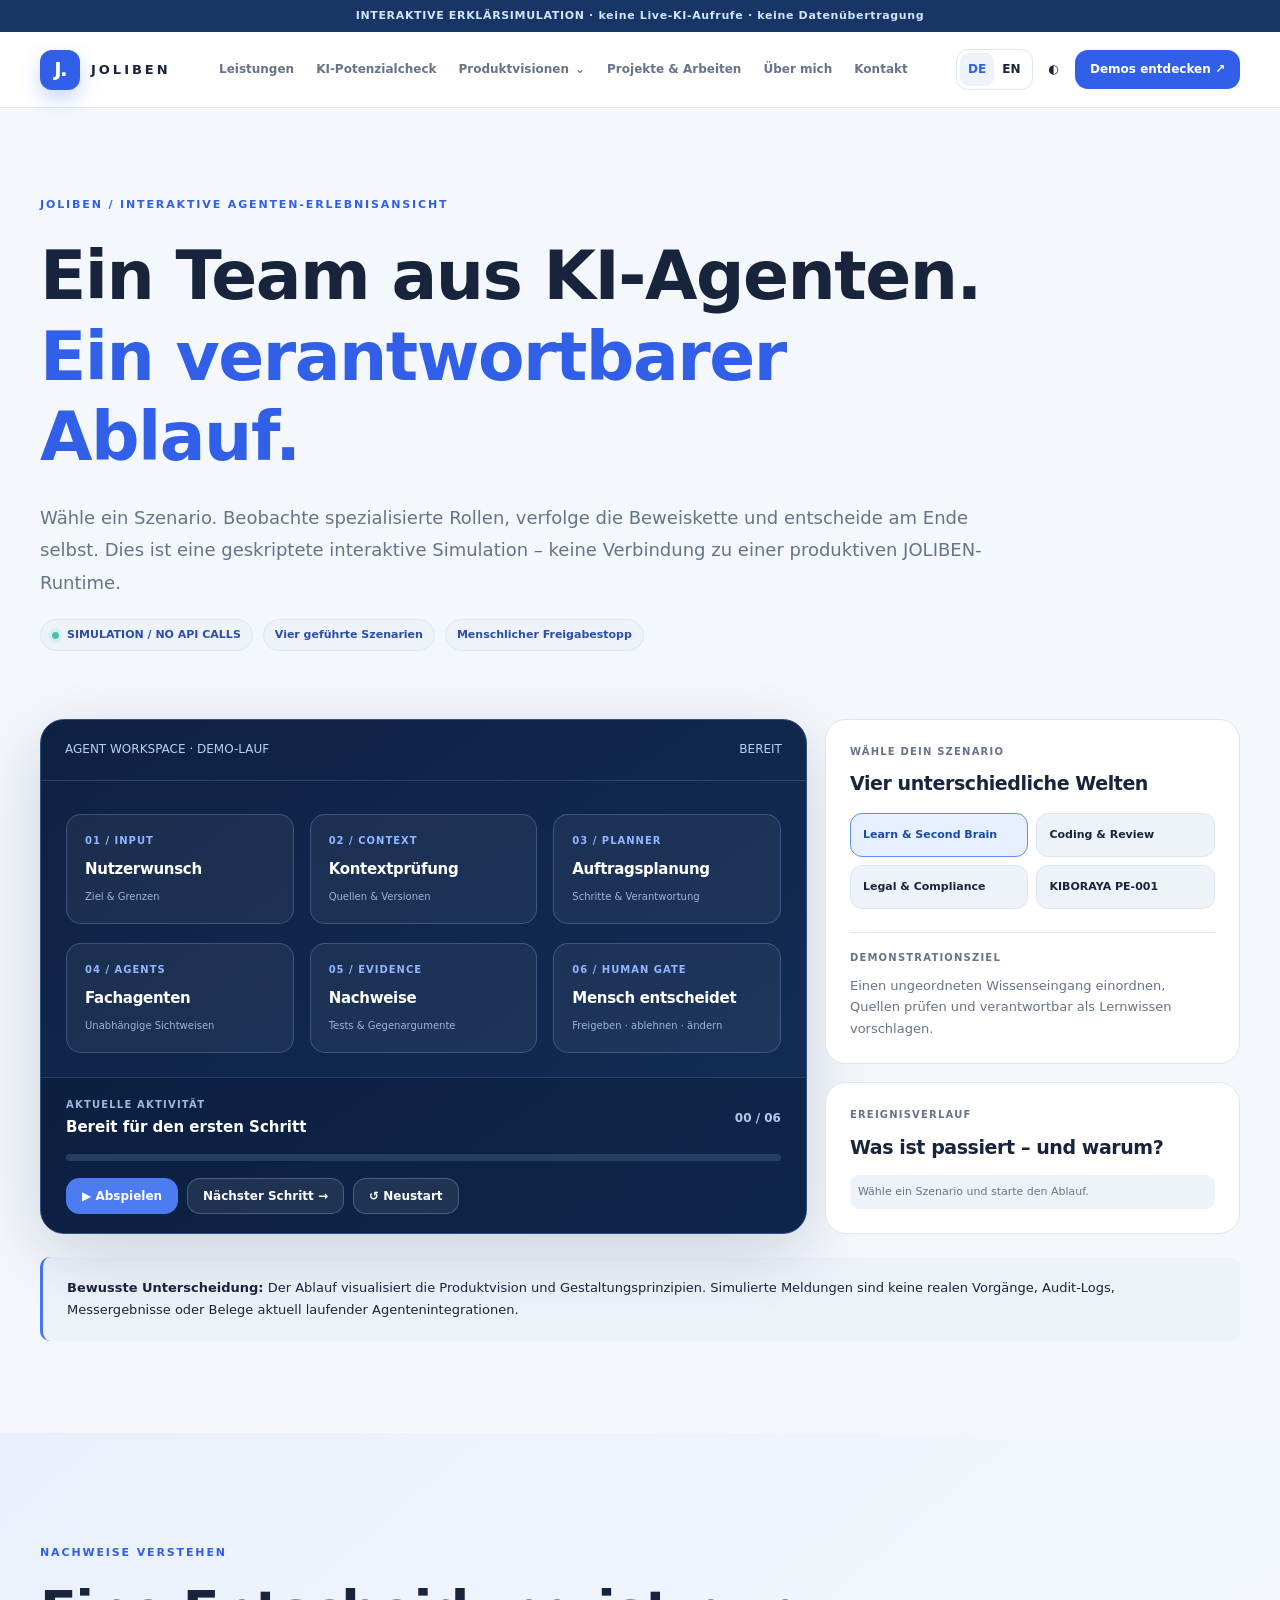
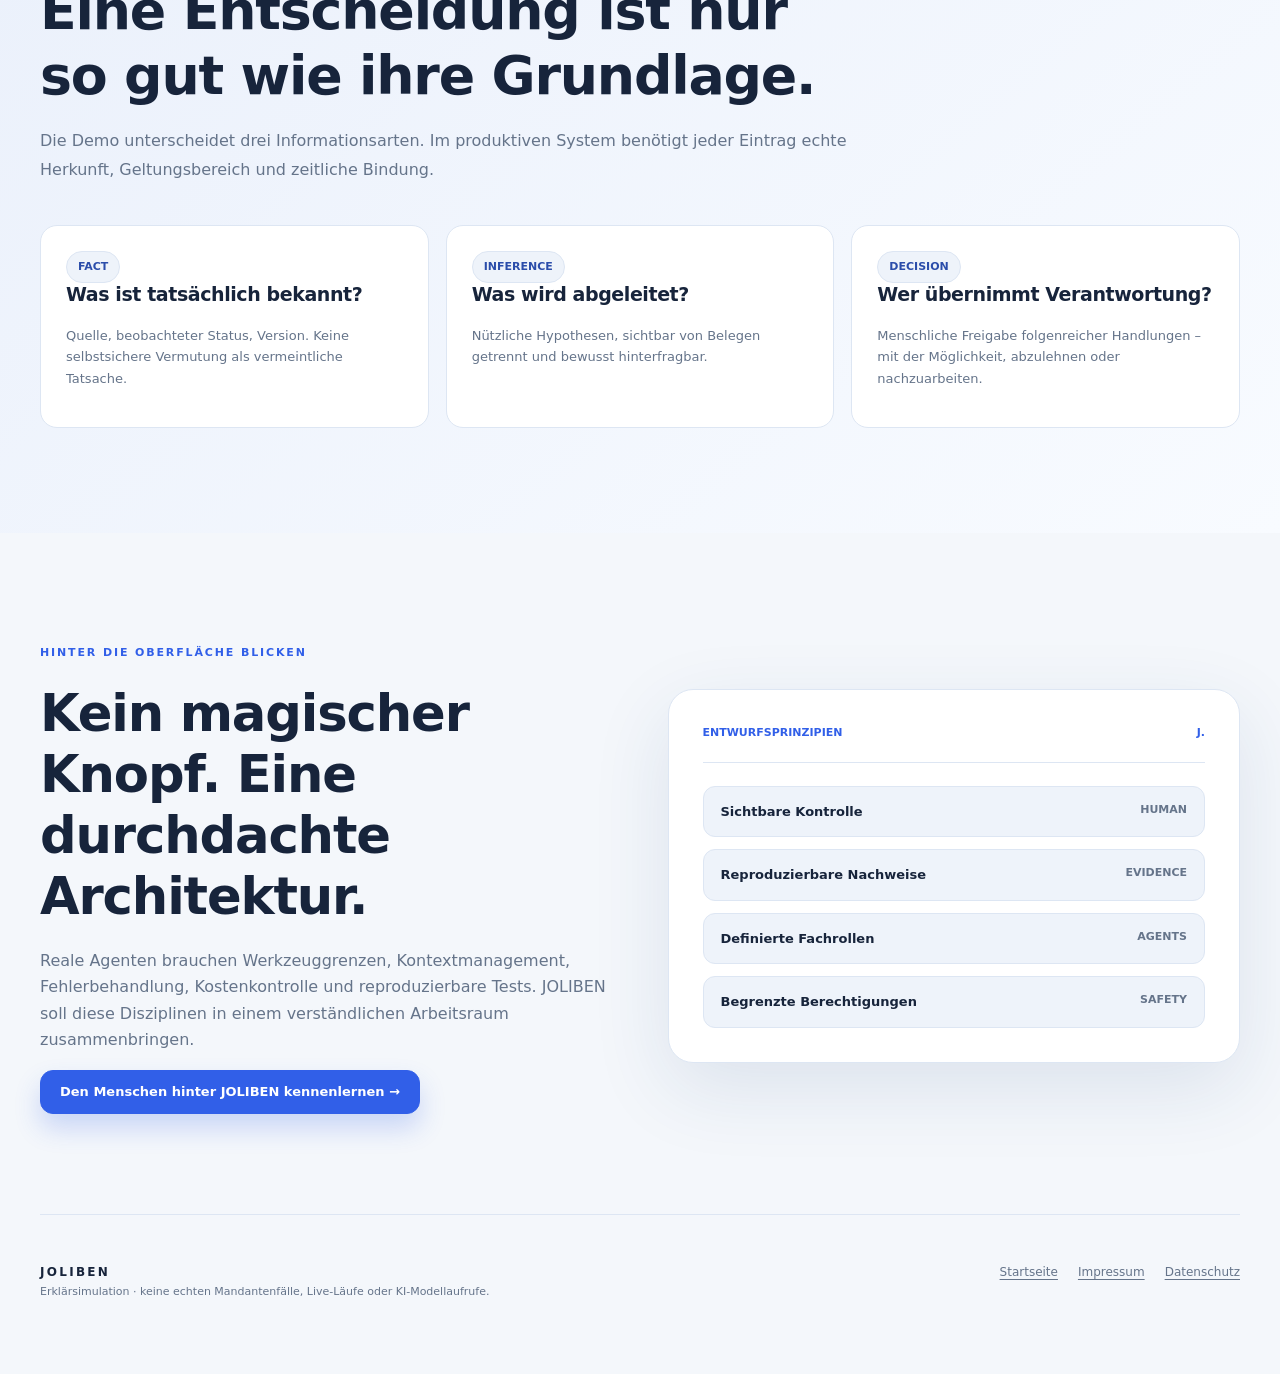
<file: agenten.html>
<!doctype html><html lang="de"><head><meta charset="utf-8"><meta name="viewport" content="width=device-width, initial-scale=1"><meta name="theme-color" content="#f4f7fb"><meta name="description" content="JOLIBEN Agent Experience — vier interaktive Szenarien, Entscheidungen, Evidence und menschliche Kontrollpunkte."><title>Agent Experience — JOLIBEN</title><link rel="icon" href="assets/mark.svg" type="image/svg+xml"><link rel="stylesheet" href="assets/site.css"><script>document.documentElement.classList.add("js")</script><script defer src="assets/site.js"></script><script defer src="assets/agent.js"></script><style data-global-navigation>
/* Shared website navigation. Product section links remain a separate row. */
.global-header{position:sticky;top:0;z-index:60;background:var(--surface,#fff);border-bottom:1px solid var(--line,#dde6f3);color:var(--ink,#17243b)}
.global-row{width:min(1200px,calc(100% - 44px));height:75px;margin:auto;display:flex;align-items:center;justify-content:space-between;gap:22px}
.global-brand{display:flex;align-items:center;gap:11px;flex-shrink:0;font-size:13px;font-weight:900;letter-spacing:.23em;text-decoration:none;color:inherit}.global-mark{display:grid;place-items:center;width:40px;height:40px;border-radius:12px;background:#315fe8;color:white;font-size:20px;letter-spacing:-.09em;box-shadow:0 9px 19px #315fe840}
.global-links{display:flex;align-items:center;gap:22px;font-size:12px;font-weight:700;color:var(--mute,var(--muted,#65748a))}.global-links>a,.global-visions>summary{white-space:nowrap;text-decoration:none;color:inherit}.global-links a:hover,.global-visions>summary:hover,.global-links [aria-current=page],.global-visions.is-current>summary{color:var(--blue,#315fe8)}
.global-visions{position:relative}.global-visions>summary{display:flex;align-items:center;gap:6px;cursor:pointer;list-style:none;padding-block:18px}.global-visions>summary::-webkit-details-marker{display:none}.global-chevron{font-size:12px;transition:transform .15s}.global-visions[open] .global-chevron{transform:rotate(180deg)}
.global-dropdown{position:absolute;top:100%;left:-18px;min-width:240px;padding:9px;background:var(--surface,#fff);border:1px solid var(--line,#dde6f3);border-radius:15px;box-shadow:0 18px 45px #17243b24;z-index:70}.global-dropdown a{display:block;padding:11px 13px;border-radius:8px;text-decoration:none;color:var(--ink,#17243b);white-space:nowrap;font-size:13px;line-height:1.45}.global-dropdown a:hover,.global-dropdown a:focus-visible{background:var(--surface2,var(--soft,#eef3fa))}.global-dropdown small{display:block;color:var(--mute,var(--muted,#65748a));font-size:11px;font-weight:500;margin-top:3px}.global-dropdown .global-overview{border-bottom:1px solid var(--line,#dde6f3);border-radius:0;margin-bottom:4px;padding-bottom:13px}
.global-tools{display:flex;align-items:center;gap:8px;flex-shrink:0}.global-tools .language,.global-tools .lang{display:flex;border:1px solid var(--line,#dde6f3);border-radius:12px;padding:3px;background:var(--surface,#fff)}.global-tools .utility{display:block;border:0;border-radius:9px;padding:8px;font:800 12px/1.4 system-ui,sans-serif;color:var(--ink,#17243b);background:transparent;cursor:pointer}.global-tools .utility[aria-pressed=true]{background:var(--surface2,var(--soft,#eef3fa));color:var(--blue,#315fe8)}.global-header #themeButton{border:0;font-size:14px}.global-cta{display:inline-flex;align-items:center;border-radius:13px;padding:11px 15px;background:#315fe8;color:white;text-decoration:none;font-size:12px;line-height:1.4;font-weight:750;white-space:nowrap}.global-header .global-menu,.global-header #menuButton{display:none;border:1px solid var(--line,#dde6f3);font-size:17px;padding:6px 10px}.global-header a:focus-visible,.global-header button:focus-visible,.global-header summary:focus-visible,.global-subnav a:focus-visible{outline:3px solid #3d89ef;outline-offset:4px}
.global-subnav{background:var(--surface,#fff);border-bottom:1px solid var(--line,#dde6f3);color:var(--mute,var(--muted,#65748a))}.global-subrow{width:min(1200px,calc(100% - 44px));margin:auto;display:flex;align-items:center;gap:30px;min-height:49px}.global-subrow>strong{flex-shrink:0;font-size:11px;letter-spacing:.11em;color:var(--blue,#315fe8)}.global-section-links{display:flex;gap:26px;overflow-x:auto;padding:13px 3px;font-size:12px;font-weight:650;scrollbar-width:thin}.global-section-links a{white-space:nowrap;text-decoration:none;color:inherit}.global-section-links a:hover{color:var(--blue,#315fe8)}
@media(max-width:1190px){.global-header .global-menu,.global-header #menuButton{display:block}.global-links{display:none;position:absolute;top:75px;left:0;right:0;max-height:calc(100dvh - 75px);overflow-y:auto;padding:18px 24px;background:var(--surface,#fff);border-bottom:1px solid var(--line,#dde6f3);box-shadow:0 16px 28px #17243b14}.global-links.open{display:flex;align-items:stretch;flex-direction:column;gap:0}.global-links>a{display:block;padding:13px 5px;font-size:14px}.global-visions>summary{padding:13px 5px;font-size:14px;justify-content:space-between}.global-dropdown{position:static;min-width:0;box-shadow:none;margin:0 0 10px 5px;border-radius:12px}.global-subrow{gap:20px}}
@media(max-width:600px){.global-row,.global-subrow{width:calc(100% - 32px)}.global-row{gap:10px}.global-brand{font-size:11px;gap:8px;letter-spacing:.17em}.global-mark{width:35px;height:35px}.global-tools{gap:4px}.global-tools .utility{padding:7px}.global-cta{display:none}.global-subrow{display:block;padding-top:11px}.global-section-links{gap:22px;padding-block:9px 12px}}
@media(prefers-reduced-motion:reduce){.global-chevron{transition:none}}
</style><script defer src="assets/localization.js"></script></head><body>
<div class="preview-banner" data-en="INTERACTIVE EXPLANATORY SIMULATION · no live AI calls · no personal data sent">INTERAKTIVE ERKLÄRSIMULATION · keine Live-KI-Aufrufe · keine Datenübertragung</div>
<header class="global-header"><div class="global-row"><a class="global-brand" data-portfolio-link href="index.html" aria-label="JOLIBEN Startseite"><span class="global-mark">J.</span>JOLIBEN</a><nav class="global-links" id="mainNav" data-main-navigation aria-label="Hauptnavigation"><a data-portfolio-link href="leistungen.html"><span data-de="Leistungen" data-en="Services">Leistungen</span></a><a data-portfolio-link href="ki-potenzialcheck.html"><span data-de="KI-Potenzialcheck" data-en="AI potential check">KI-Potenzialcheck</span></a><details class="global-visions"><summary><span data-de="Produktvisionen" data-en="Product visions">Produktvisionen</span><span class="global-chevron" aria-hidden="true">⌄</span></summary><div class="global-dropdown"><a class="global-overview" data-portfolio-link href="index.html#produktvisionen"><span data-de="Alle Produktvisionen" data-en="All product visions">Alle Produktvisionen</span></a><a data-portfolio-link href="kiboraya.html">KIBORAYA<small><span data-de="Kreative Bewertung" data-en="Creative evaluation">Kreative Bewertung</span></small></a><a data-portfolio-link href="kanzlei.html">Kanzlei Lab<small><span data-de="Dokumente &amp; Entscheidungen" data-en="Documents &amp; decisions">Dokumente &amp; Entscheidungen</span></small></a><a data-portfolio-link href="commerce.html">Commerce Lab<small><span data-de="Produktdaten &amp; Texte" data-en="Product data &amp; copy">Produktdaten &amp; Texte</span></small></a></div></details><a data-portfolio-link href="arbeiten.html"><span data-de="Projekte &amp; Arbeiten" data-en="Projects &amp; work">Projekte &amp; Arbeiten</span></a><a data-portfolio-link href="ueber-mich.html"><span data-de="Über mich" data-en="About">Über mich</span></a><a data-portfolio-link href="index.html#kontakt"><span data-de="Kontakt" data-en="Contact">Kontakt</span></a></nav><div class="global-tools"><div class="language" role="group" aria-label="Language"><button class="utility" type="button" data-language="de" aria-pressed="true">DE</button><button class="utility" type="button" data-language="en" aria-pressed="false">EN</button></div><button type="button" class="utility" data-theme title="Light / Dark">◐</button><button class="utility global-menu" aria-controls="mainNav" aria-expanded="false" type="button" data-menu>☰</button><a class="global-cta" data-portfolio-link href="index.html#produktvisionen"><span data-de="Demos entdecken ↗" data-en="Explore the demos ↗">Demos entdecken ↗</span></a></div></div></header>
<main><section class="section wrap" style="padding-top:82px;padding-bottom:38px"><div class="intro" style="max-width:960px;margin-bottom:18px"><span class="eyebrow" data-en="JOLIBEN / INTERACTIVE AGENT EXPERIENCE">JOLIBEN / INTERAKTIVE AGENTEN-ERLEBNISANSICHT</span><h1 style="font-size:clamp(40px,5.3vw,74px);margin:19px 0 24px" data-en="A team of AI agents.<br><span style='color:var(--blue)'>One accountable process.</span>">Ein Team aus KI-Agenten.<br><span style='color:var(--blue)'>Ein verantwortbarer Ablauf.</span></h1><p style="font-size:18px" data-en="Select a scenario. Watch specialist roles exchange results, inspect the evidence trail and make the final decision yourself. This is a scripted, interactive simulation — not a connection to a live JOLIBEN runtime.">Wähle ein Szenario. Beobachte spezialisierte Rollen, verfolge die Beweiskette und entscheide am Ende selbst. Dies ist eine geskriptete interaktive Simulation – keine Verbindung zu einer produktiven JOLIBEN-Runtime.</p></div><div class="actions" style="margin-top:20px"><span class="pill"><i class="dot"></i> SIMULATION / NO API CALLS</span><span class="pill" data-en="Four guided scenarios">Vier geführte Szenarien</span><span class="pill" data-en="Human decision gate">Menschlicher Freigabestopp</span></div></section>
<section class="wrap" style="padding:30px 0 92px"><div class="scene-layout">
<div class="scene-board" id="sceneBoard"><div class="scene-head"><span data-en="AGENT WORKSPACE · DEMO RUN">AGENT WORKSPACE · DEMO-LAUF</span><span id="sceneState" role="status" aria-live="polite">BEREIT</span></div><div class="scene-nodes" aria-label="Simulierter Arbeitsablauf"><div class="node" data-node="0"><b>01 / INPUT</b><strong data-en="User intent">Nutzerwunsch</strong><span data-en="Goal & constraints">Ziel & Grenzen</span></div><div class="node" data-node="1"><b>02 / CONTEXT</b><strong data-en="Context check">Kontextprüfung</strong><span data-en="Sources & versions">Quellen & Versionen</span></div><div class="node" data-node="2"><b>03 / PLANNER</b><strong data-en="Task planner">Auftragsplanung</strong><span data-en="Steps & responsibilities">Schritte & Verantwortung</span></div><div class="node" data-node="3"><b>04 / AGENTS</b><strong data-en="Expert agents">Fachagenten</strong><span data-en="Independent perspectives">Unabhängige Sichtweisen</span></div><div class="node" data-node="4"><b>05 / EVIDENCE</b><strong data-en="Verification">Nachweise</strong><span data-en="Tests & contradictions">Tests & Gegenargumente</span></div><div class="node gate-node" data-node="5"><b>06 / HUMAN GATE</b><strong data-en="Human decision">Mensch entscheidet</strong><span data-en="Accept · reject · revise">Freigeben · ablehnen · ändern</span></div></div><div class="gate-box" id="gateBox" hidden><h3 data-en="Your decision is needed">Deine Entscheidung ist erforderlich</h3><p id="gateExplanation" aria-live="polite"></p><div class="scene-controls"><button class="btn emphasis" id="approveBtn" type="button" data-en="Approve simulation">Simulation freigeben</button><button class="btn" id="rejectBtn" type="button" data-en="Reject and stop">Ablehnen und stoppen</button></div></div><div class="scene-bottom"><div style="display:flex;gap:20px;justify-content:space-between;align-items:center"><div><div class="small-label" style="color:#9fb8dd" data-en="CURRENT ACTIVITY">AKTUELLE AKTIVITÄT</div><strong id="currentActivity" style="font-size:15px">Bereit für den ersten Schritt</strong></div><span id="sceneCounter" style="color:#b3c8eb;font-weight:800;font-size:12px">00 / 06</span></div><div class="scene-progress" aria-label="Fortschritt"><span id="sceneProgress"></span></div><div class="scene-controls"><button type="button" class="btn emphasis" id="playBtn" data-en="▶ Play">▶ Abspielen</button><button type="button" class="btn" id="nextBtn" data-en="Next step →">Nächster Schritt →</button><button type="button" class="btn" id="resetBtn" data-en="↺ Restart">↺ Neustart</button></div></div></div>
<div class="side-stack"><aside class="scene-aside"><div class="small-label" data-en="CHOOSE YOUR STORY">WÄHLE DEIN SZENARIO</div><h3 style="margin:11px 0 18px" data-en="Four different worlds">Vier unterschiedliche Welten</h3><div class="scenarios"><button class="scenario-btn" type="button" data-scenario="learn" aria-pressed="true" data-en="Learn & Second Brain">Learn & Second Brain</button><button class="scenario-btn" type="button" data-scenario="coding" aria-pressed="false" data-en="Coding & Review">Coding & Review</button><button class="scenario-btn" type="button" data-scenario="legal" aria-pressed="false" data-en="Legal & Compliance">Legal & Compliance</button><button class="scenario-btn" type="button" data-scenario="kiboraya" aria-pressed="false">KIBORAYA PE-001</button></div><div style="border-top:1px solid var(--line);margin-top:23px;padding-top:17px"><div class="small-label" data-en="DEMONSTRATION GOAL">DEMONSTRATIONSZIEL</div><p id="scenarioGoal" style="font-size:13px;margin:8px 0 0"></p></div></aside><aside class="scene-aside"><div class="small-label" data-en="EVENT TIMELINE">EREIGNISVERLAUF</div><h3 style="margin:12px 0 16px" data-en="What happened, and why?">Was ist passiert – und warum?</h3><ol class="event-list" id="eventList" aria-live="polite"><li data-en="Choose a scenario and start the demo.">Wähle ein Szenario und starte den Ablauf.</li></ol></aside></div></div>
<div class="callout" style="margin-top:23px"><strong data-en="A deliberate distinction:">Bewusste Unterscheidung:</strong> <span data-en="The flow visualises the product vision and design principles. Simulated event messages are not real case records, audit logs, measurements or proof of currently running agent integrations.">Der Ablauf visualisiert die Produktvision und Gestaltungsprinzipien. Simulierte Meldungen sind keine realen Vorgänge, Audit-Logs, Messergebnisse oder Belege aktuell laufender Agentenintegrationen.</span></div></section>
<section class="section case-bg"><div class="wrap"><div class="intro"><span class="eyebrow" data-en="INSPECT THE EVIDENCE">NACHWEISE VERSTEHEN</span><h2 data-en="A decision is only as good as its foundation.">Eine Entscheidung ist nur so gut wie ihre Grundlage.</h2><p data-en="The demo shows three categories of information. In a production system every item needs real provenance, scope and time boundaries.">Die Demo unterscheidet drei Informationsarten. Im produktiven System benötigt jeder Eintrag echte Herkunft, Geltungsbereich und zeitliche Bindung.</p></div><div class="evidence-grid"><article><span class="pill">FACT</span><h3 data-en="What is actually known?">Was ist tatsächlich bekannt?</h3><p data-en="A source, an observed status, a version. Not a confident guess disguised as a fact.">Quelle, beobachteter Status, Version. Keine selbstsichere Vermutung als vermeintliche Tatsache.</p></article><article><span class="pill">INFERENCE</span><h3 data-en="What is inferred?">Was wird abgeleitet?</h3><p data-en="Useful hypotheses, visibly separated from evidence and open to challenge.">Nützliche Hypothesen, sichtbar von Belegen getrennt und bewusst hinterfragbar.</p></article><article><span class="pill">DECISION</span><h3 data-en="Who takes responsibility?">Wer übernimmt Verantwortung?</h3><p data-en="Human approval of consequential actions, with the possibility to reject or ask for revision.">Menschliche Freigabe folgenreicher Handlungen – mit der Möglichkeit, abzulehnen oder nachzuarbeiten.</p></article></div></div></section>
<section class="section wrap" style="padding-bottom:100px"><div class="split"><div><span class="eyebrow" data-en="LOOKING BEHIND THE UI">HINTER DIE OBERFLÄCHE BLICKEN</span><h2 style="font-size:clamp(35px,4vw,53px);margin:18px 0 21px" data-en="Not a magic button. A thoughtful architecture.">Kein magischer Knopf. Eine durchdachte Architektur.</h2><p data-en="Real agents require tool boundaries, context management, error handling, cost control and reproducible tests. The purpose of JOLIBEN is to bring those disciplines into one understandable workspace.">Reale Agenten brauchen Werkzeuggrenzen, Kontextmanagement, Fehlerbehandlung, Kostenkontrolle und reproduzierbare Tests. JOLIBEN soll diese Disziplinen in einem verständlichen Arbeitsraum zusammenbringen.</p><a class="btn btn-primary" href="index.html#person" data-en="Meet the person behind JOLIBEN →">Den Menschen hinter JOLIBEN kennenlernen →</a></div><div class="spec-panel"><div class="panel-head"><span data-en="DESIGN PRINCIPLES">ENTWURFSPRINZIPIEN</span><span>J.</span></div><div class="feature-list"><div><span data-en="Visible controls">Sichtbare Kontrolle</span><small>HUMAN</small></div><div><span data-en="Reproducible evidence">Reproduzierbare Nachweise</span><small>EVIDENCE</small></div><div><span data-en="Defined specialist roles">Definierte Fachrollen</span><small>AGENTS</small></div><div><span data-en="Bounded permissions">Begrenzte Berechtigungen</span><small>SAFETY</small></div></div></div></div></section></main>
<footer class="wrap site-footer"><div><strong>JOLIBEN</strong><p class="footnote" data-en="Explanatory simulation · no real customer cases, live runs or AI model requests.">Erklärsimulation · keine echten Mandantenfälle, Live-Läufe oder KI-Modellaufrufe.</p></div><div class="footer-links"><a href="index.html" data-en="Homepage">Startseite</a><a href="impressum.html" data-en="Legal notice">Impressum</a><a href="datenschutz.html" data-en="Privacy">Datenschutz</a></div></footer>
<script data-global-navigation>
/* Native disclosure keeps the product links usable without hover or a mouse. */
(()=>{'use strict';const header=document.querySelector('.global-header');if(!header)return;const disclosure=header.querySelector('.global-visions'),summary=disclosure.querySelector('summary'),links=header.querySelector('.global-links'),menu=header.querySelector('.global-menu');
const close=()=>{disclosure.open=false};
document.addEventListener('click',e=>{if(!disclosure.contains(e.target))close();if(!header.contains(e.target)&&links.classList.contains('open')){links.classList.remove('open');menu.setAttribute('aria-expanded','false')}});
disclosure.addEventListener('focusout',()=>{setTimeout(()=>{if(!disclosure.contains(document.activeElement))close()},0)});
header.addEventListener('click',e=>{if(e.target.closest('a'))close()});
document.addEventListener('keydown',e=>{if(e.key!=='Escape')return;if(disclosure.open){e.preventDefault();e.stopImmediatePropagation();close();summary.focus()}else if(links.classList.contains('open')){e.preventDefault();links.classList.remove('open');menu.setAttribute('aria-expanded','false');menu.focus()}},true);
const syncLanguage=()=>{const en=document.documentElement.lang==='en';header.querySelector('[data-main-navigation]').setAttribute('aria-label',en?'Main navigation':'Hauptnavigation');menu.setAttribute('aria-label',en?'Open or close navigation':'Navigation öffnen oder schließen');document.querySelector('.global-subnav')?.setAttribute('aria-label',en?'On this page':'Auf dieser Seite')};new MutationObserver(syncLanguage).observe(document.documentElement,{attributes:true,attributeFilter:['lang']});syncLanguage();
})();
</script></body></html>
</file>
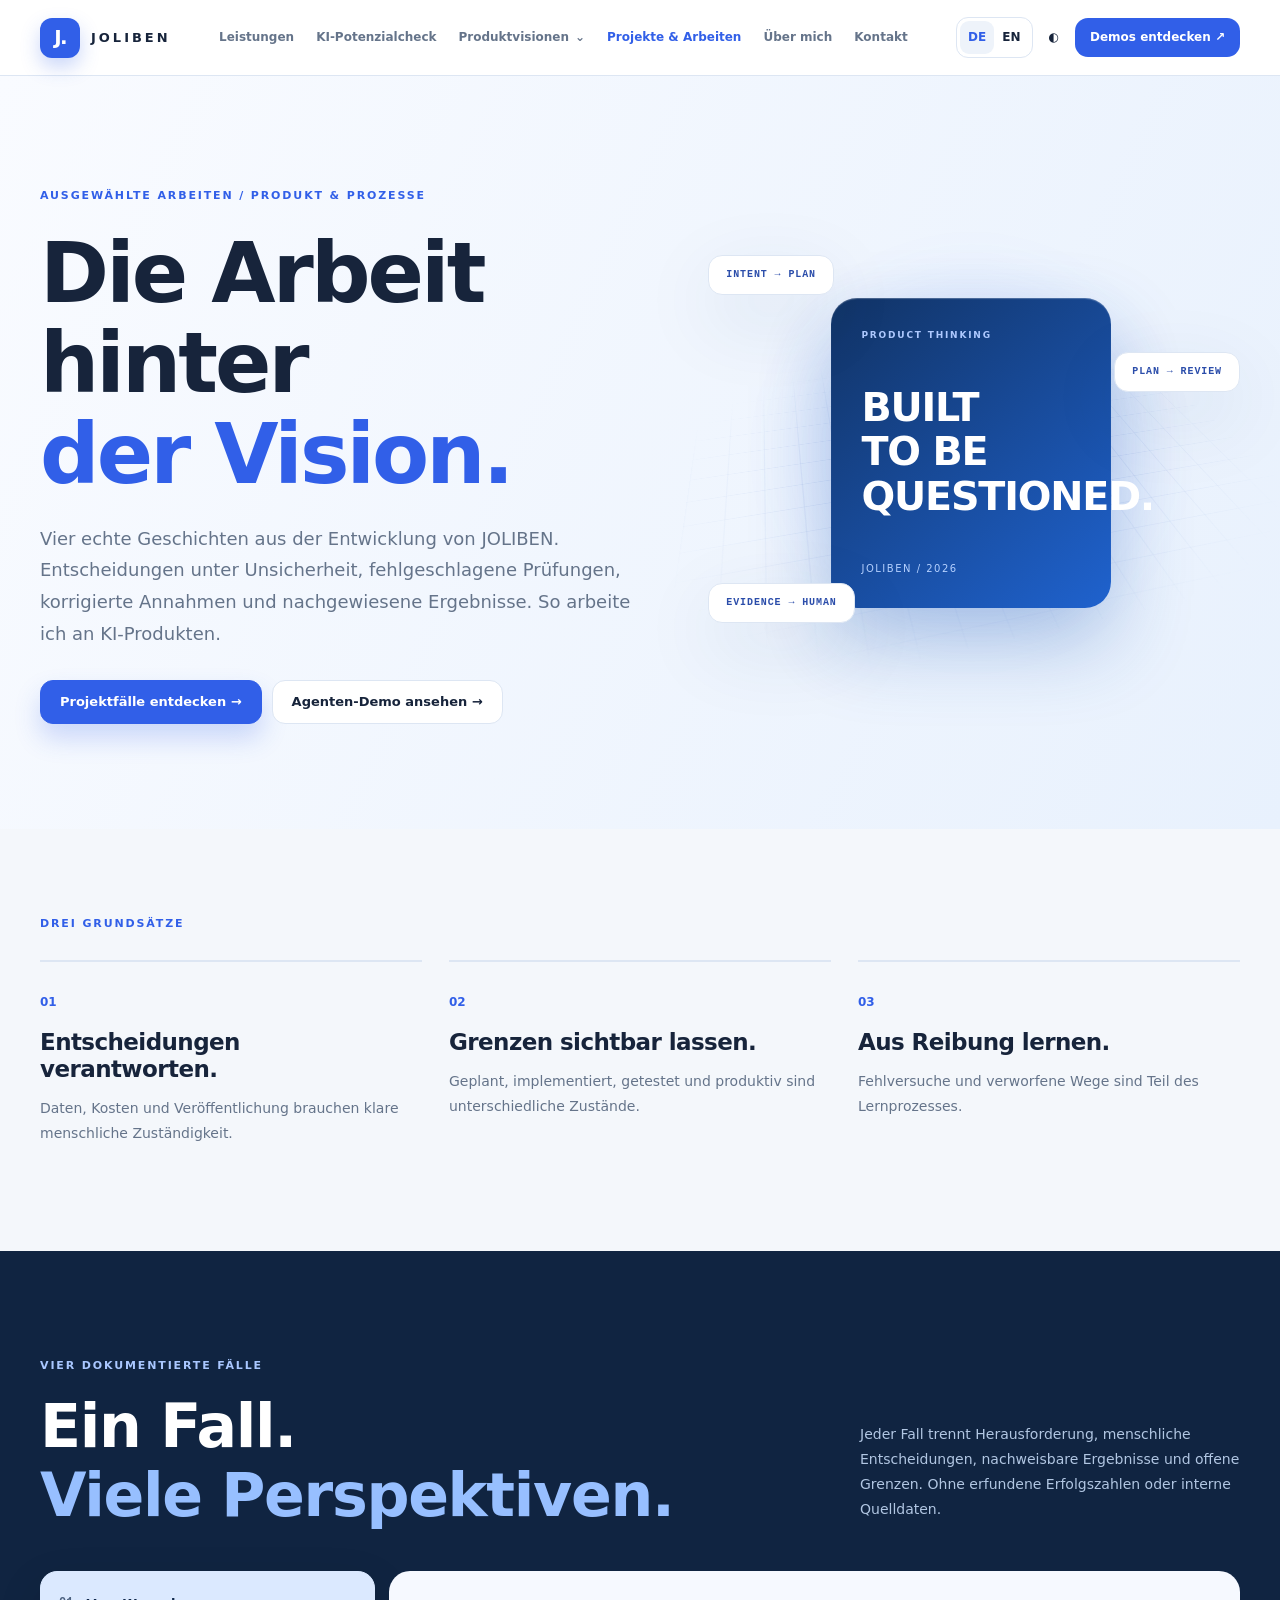
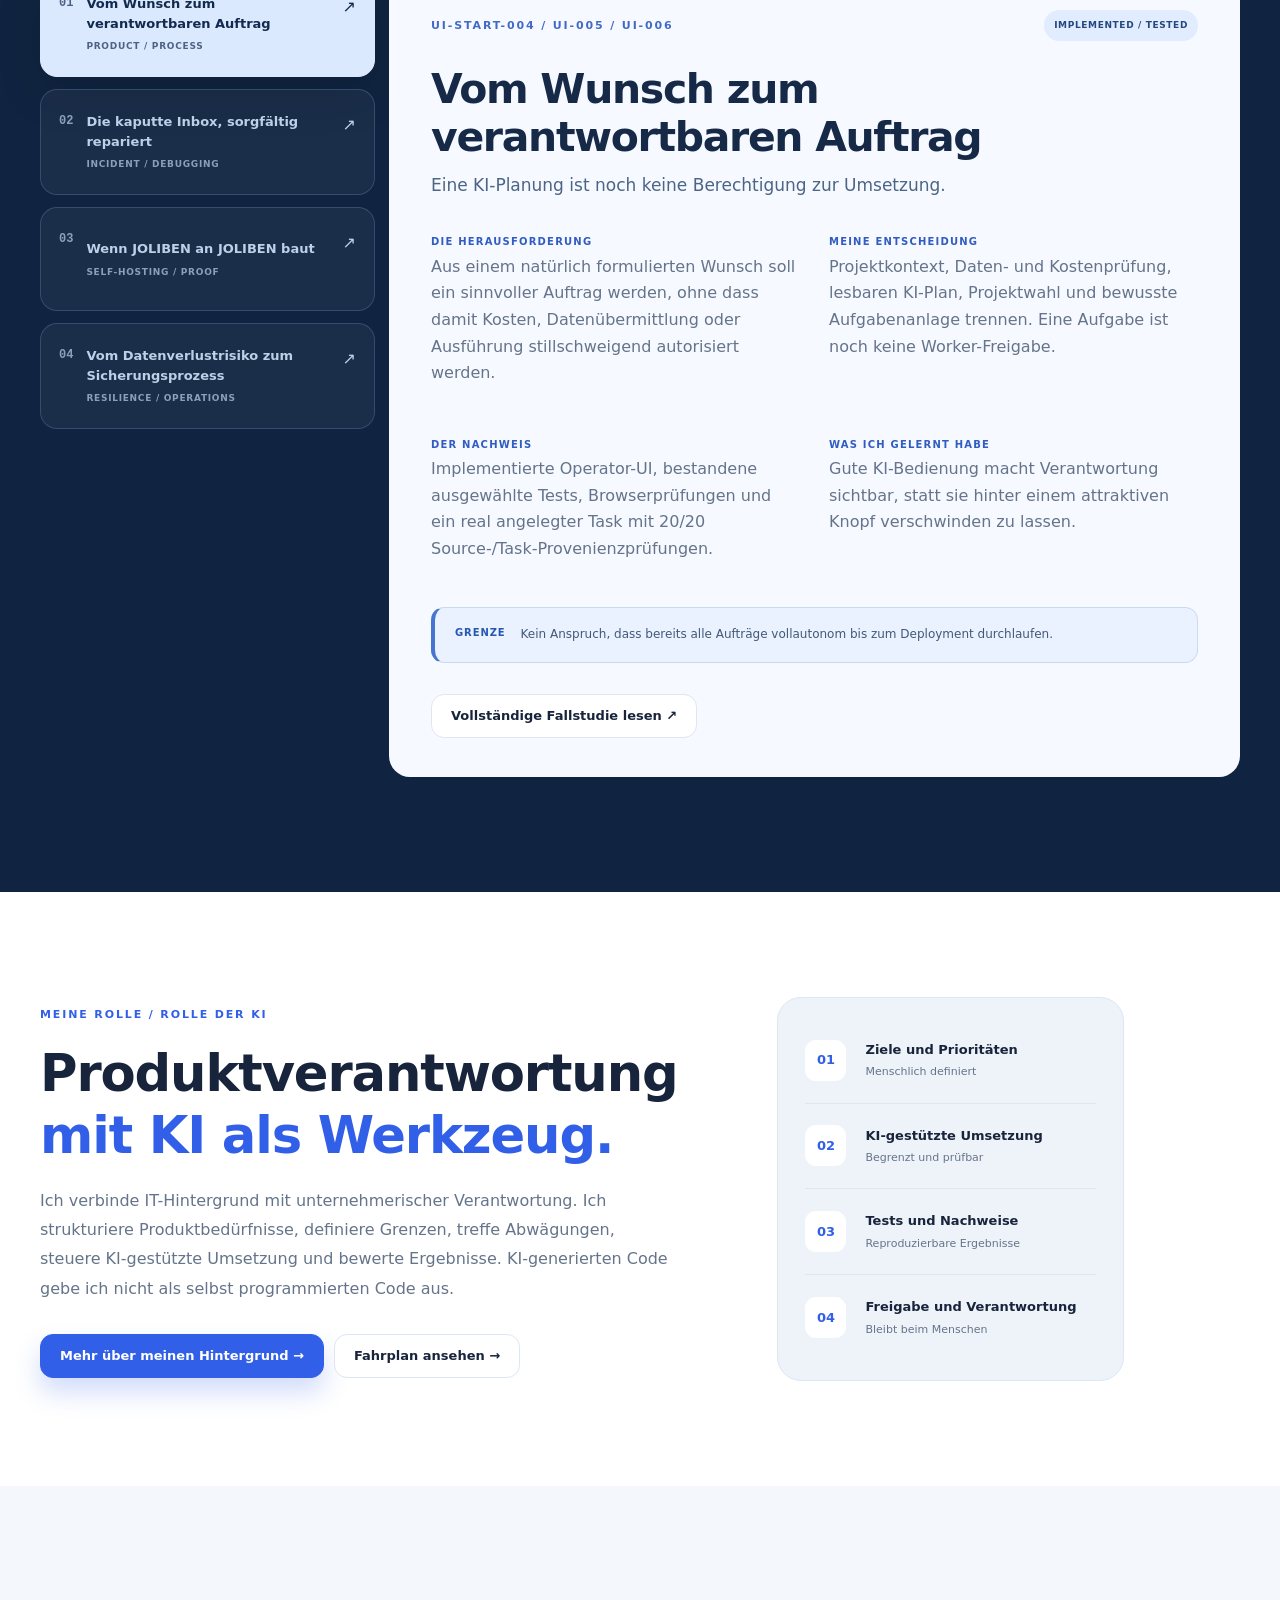
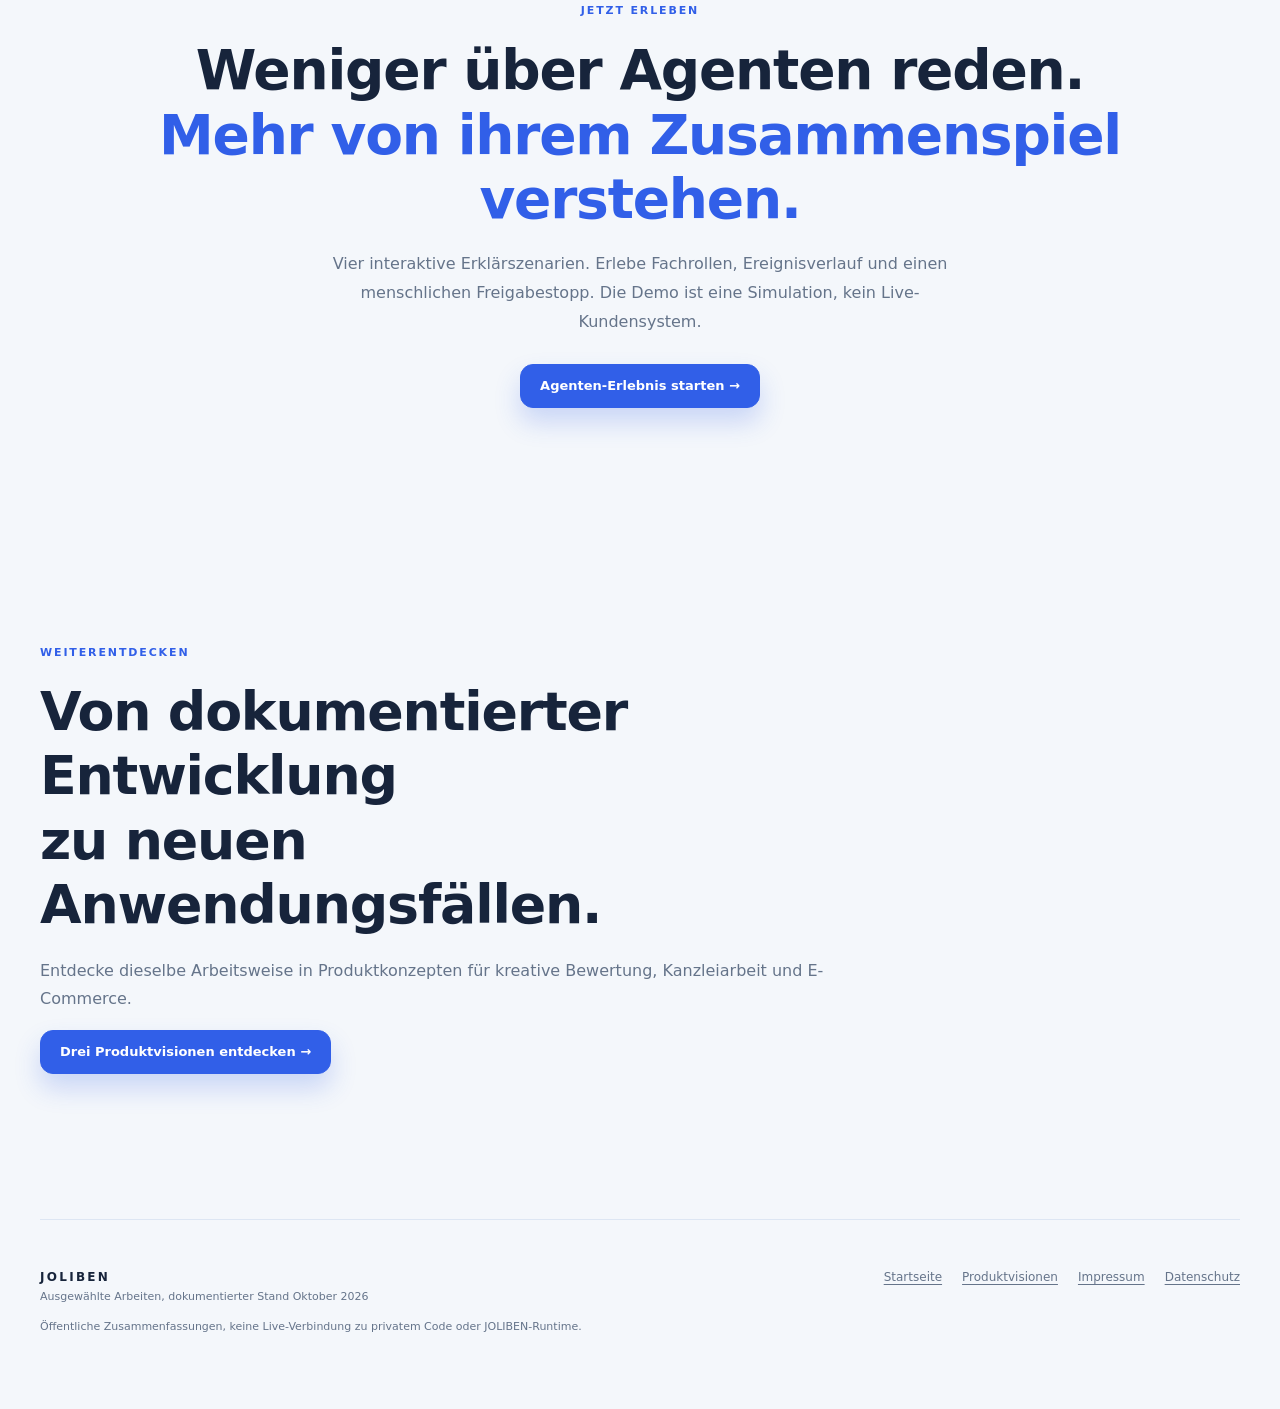
<file: arbeiten.html>
<!doctype html><html lang="de"><head><meta charset="utf-8"><meta name="viewport" content="width=device-width, initial-scale=1"><meta name="theme-color" content="#f4f7fb"><meta name="description" content="JOLIBEN Selected Work: Produktentscheidungen, KI-Workflows, Fehleranalysen und nachgewiesene Entwicklungsergebnisse."><title>Selected Work | JOLIBEN</title><link rel="icon" href="assets/mark.svg" type="image/svg+xml"><link rel="stylesheet" href="assets/site.css"><script>document.documentElement.classList.add('js')</script><script defer src="assets/site.js"></script><script defer src="assets/work.js"></script><style data-global-navigation>
/* Shared website navigation. Product section links remain a separate row. */
.global-header{position:sticky;top:0;z-index:60;background:var(--surface,#fff);border-bottom:1px solid var(--line,#dde6f3);color:var(--ink,#17243b)}
.global-row{width:min(1200px,calc(100% - 44px));height:75px;margin:auto;display:flex;align-items:center;justify-content:space-between;gap:22px}
.global-brand{display:flex;align-items:center;gap:11px;flex-shrink:0;font-size:13px;font-weight:900;letter-spacing:.23em;text-decoration:none;color:inherit}.global-mark{display:grid;place-items:center;width:40px;height:40px;border-radius:12px;background:#315fe8;color:white;font-size:20px;letter-spacing:-.09em;box-shadow:0 9px 19px #315fe840}
.global-links{display:flex;align-items:center;gap:22px;font-size:12px;font-weight:700;color:var(--mute,var(--muted,#65748a))}.global-links>a,.global-visions>summary{white-space:nowrap;text-decoration:none;color:inherit}.global-links a:hover,.global-visions>summary:hover,.global-links [aria-current=page],.global-visions.is-current>summary{color:var(--blue,#315fe8)}
.global-visions{position:relative}.global-visions>summary{display:flex;align-items:center;gap:6px;cursor:pointer;list-style:none;padding-block:18px}.global-visions>summary::-webkit-details-marker{display:none}.global-chevron{font-size:12px;transition:transform .15s}.global-visions[open] .global-chevron{transform:rotate(180deg)}
.global-dropdown{position:absolute;top:100%;left:-18px;min-width:240px;padding:9px;background:var(--surface,#fff);border:1px solid var(--line,#dde6f3);border-radius:15px;box-shadow:0 18px 45px #17243b24;z-index:70}.global-dropdown a{display:block;padding:11px 13px;border-radius:8px;text-decoration:none;color:var(--ink,#17243b);white-space:nowrap;font-size:13px;line-height:1.45}.global-dropdown a:hover,.global-dropdown a:focus-visible{background:var(--surface2,var(--soft,#eef3fa))}.global-dropdown small{display:block;color:var(--mute,var(--muted,#65748a));font-size:11px;font-weight:500;margin-top:3px}.global-dropdown .global-overview{border-bottom:1px solid var(--line,#dde6f3);border-radius:0;margin-bottom:4px;padding-bottom:13px}
.global-tools{display:flex;align-items:center;gap:8px;flex-shrink:0}.global-tools .language,.global-tools .lang{display:flex;border:1px solid var(--line,#dde6f3);border-radius:12px;padding:3px;background:var(--surface,#fff)}.global-tools .utility{display:block;border:0;border-radius:9px;padding:8px;font:800 12px/1.4 system-ui,sans-serif;color:var(--ink,#17243b);background:transparent;cursor:pointer}.global-tools .utility[aria-pressed=true]{background:var(--surface2,var(--soft,#eef3fa));color:var(--blue,#315fe8)}.global-header #themeButton{border:0;font-size:14px}.global-cta{display:inline-flex;align-items:center;border-radius:13px;padding:11px 15px;background:#315fe8;color:white;text-decoration:none;font-size:12px;line-height:1.4;font-weight:750;white-space:nowrap}.global-header .global-menu,.global-header #menuButton{display:none;border:1px solid var(--line,#dde6f3);font-size:17px;padding:6px 10px}.global-header a:focus-visible,.global-header button:focus-visible,.global-header summary:focus-visible,.global-subnav a:focus-visible{outline:3px solid #3d89ef;outline-offset:4px}
.global-subnav{background:var(--surface,#fff);border-bottom:1px solid var(--line,#dde6f3);color:var(--mute,var(--muted,#65748a))}.global-subrow{width:min(1200px,calc(100% - 44px));margin:auto;display:flex;align-items:center;gap:30px;min-height:49px}.global-subrow>strong{flex-shrink:0;font-size:11px;letter-spacing:.11em;color:var(--blue,#315fe8)}.global-section-links{display:flex;gap:26px;overflow-x:auto;padding:13px 3px;font-size:12px;font-weight:650;scrollbar-width:thin}.global-section-links a{white-space:nowrap;text-decoration:none;color:inherit}.global-section-links a:hover{color:var(--blue,#315fe8)}
@media(max-width:1190px){.global-header .global-menu,.global-header #menuButton{display:block}.global-links{display:none;position:absolute;top:75px;left:0;right:0;max-height:calc(100dvh - 75px);overflow-y:auto;padding:18px 24px;background:var(--surface,#fff);border-bottom:1px solid var(--line,#dde6f3);box-shadow:0 16px 28px #17243b14}.global-links.open{display:flex;align-items:stretch;flex-direction:column;gap:0}.global-links>a{display:block;padding:13px 5px;font-size:14px}.global-visions>summary{padding:13px 5px;font-size:14px;justify-content:space-between}.global-dropdown{position:static;min-width:0;box-shadow:none;margin:0 0 10px 5px;border-radius:12px}.global-subrow{gap:20px}}
@media(max-width:600px){.global-row,.global-subrow{width:calc(100% - 32px)}.global-row{gap:10px}.global-brand{font-size:11px;gap:8px;letter-spacing:.17em}.global-mark{width:35px;height:35px}.global-tools{gap:4px}.global-tools .utility{padding:7px}.global-cta{display:none}.global-subrow{display:block;padding-top:11px}.global-section-links{gap:22px;padding-block:9px 12px}}
@media(prefers-reduced-motion:reduce){.global-chevron{transition:none}}
</style><script defer src="assets/localization.js"></script></head><body>

<header class="global-header"><div class="global-row"><a class="global-brand" data-portfolio-link href="index.html" aria-label="JOLIBEN Startseite"><span class="global-mark">J.</span>JOLIBEN</a><nav class="global-links" id="mainNav" data-main-navigation aria-label="Hauptnavigation"><a data-portfolio-link href="leistungen.html"><span data-de="Leistungen" data-en="Services">Leistungen</span></a><a data-portfolio-link href="ki-potenzialcheck.html"><span data-de="KI-Potenzialcheck" data-en="AI potential check">KI-Potenzialcheck</span></a><details class="global-visions"><summary><span data-de="Produktvisionen" data-en="Product visions">Produktvisionen</span><span class="global-chevron" aria-hidden="true">⌄</span></summary><div class="global-dropdown"><a class="global-overview" data-portfolio-link href="index.html#produktvisionen"><span data-de="Alle Produktvisionen" data-en="All product visions">Alle Produktvisionen</span></a><a data-portfolio-link href="kiboraya.html">KIBORAYA<small><span data-de="Kreative Bewertung" data-en="Creative evaluation">Kreative Bewertung</span></small></a><a data-portfolio-link href="kanzlei.html">Kanzlei Lab<small><span data-de="Dokumente &amp; Entscheidungen" data-en="Documents &amp; decisions">Dokumente &amp; Entscheidungen</span></small></a><a data-portfolio-link href="commerce.html">Commerce Lab<small><span data-de="Produktdaten &amp; Texte" data-en="Product data &amp; copy">Produktdaten &amp; Texte</span></small></a></div></details><a data-portfolio-link href="arbeiten.html" aria-current="page"><span data-de="Projekte &amp; Arbeiten" data-en="Projects &amp; work">Projekte &amp; Arbeiten</span></a><a data-portfolio-link href="ueber-mich.html"><span data-de="Über mich" data-en="About">Über mich</span></a><a data-portfolio-link href="index.html#kontakt"><span data-de="Kontakt" data-en="Contact">Kontakt</span></a></nav><div class="global-tools"><div class="language" role="group" aria-label="Language"><button class="utility" type="button" data-language="de" aria-pressed="true">DE</button><button class="utility" type="button" data-language="en" aria-pressed="false">EN</button></div><button type="button" class="utility" data-theme title="Light / Dark">&#9680;</button><button class="utility global-menu" aria-controls="mainNav" aria-expanded="false" type="button" data-menu>&#9776;</button><a class="global-cta" data-portfolio-link href="index.html#produktvisionen"><span data-de="Demos entdecken ↗" data-en="Explore the demos ↗">Demos entdecken ↗</span></a></div></div></header>
<main><section class="work-hero"><div class="wrap work-hero-inner"><div><span class="eyebrow" data-en="SELECTED WORK / PRODUCT &amp; PROCESS CASE STUDIES">AUSGEW&Auml;HLTE ARBEITEN / PRODUKT &amp; PROZESSE</span><h1 data-en="The work behind<br><em>the vision.</em>">Die Arbeit hinter<br><em>der Vision.</em></h1><p class="work-lead" data-en="Four real stories from building JOLIBEN. Decisions under uncertainty. Failed checks, corrected assumptions and outcomes backed by evidence. This is how I approach AI product development.">Vier echte Geschichten aus der Entwicklung von JOLIBEN. Entscheidungen unter Unsicherheit, fehlgeschlagene Pr&uuml;fungen, korrigierte Annahmen und nachgewiesene Ergebnisse. So arbeite ich an KI-Produkten.</p><div class="actions"><a href="#fallstudien" class="btn btn-primary" data-en="Explore the project cases &rarr;">Projektf&auml;lle entdecken &rarr;</a><a href="agenten.html" class="btn" data-en="Explore the agent demo &rarr;">Agenten-Demo ansehen &rarr;</a></div></div><div class="work-art" aria-hidden="true"><div class="work-art-mesh"></div><div class="art-label art-label-1">INTENT &rarr; PLAN</div><div class="art-label art-label-2">PLAN &rarr; REVIEW</div><div class="art-label art-label-3">EVIDENCE &rarr; HUMAN</div><div class="art-center"><small>PRODUCT THINKING</small><strong>BUILT<br>TO BE<br>QUESTIONED.</strong><span>JOLIBEN / 2026</span></div></div></div></section>
<section class="wrap work-intro"><span class="eyebrow" data-en="THREE PRINCIPLES">DREI GRUNDS&Auml;TZE</span><div class="work-intro-grid"><article><span>01</span><h2 data-en="Own the decisions.">Entscheidungen verantworten.</h2><p data-en="Data, spending and release approvals need a clearly accountable person.">Daten, Kosten und Ver&ouml;ffentlichung brauchen klare menschliche Zust&auml;ndigkeit.</p></article><article><span>02</span><h2 data-en="Show the limits.">Grenzen sichtbar lassen.</h2><p data-en="Planned, implemented, tested and deployed are not interchangeable.">Geplant, implementiert, getestet und produktiv sind unterschiedliche Zust&auml;nde.</p></article><article><span>03</span><h2 data-en="Learn from friction.">Aus Reibung lernen.</h2><p data-en="Failures and rejected approaches are valuable evidence.">Fehlversuche und verworfene Wege sind Teil des Lernprozesses.</p></article></div></section>
<section class="work-case-section" id="fallstudien"><div class="wrap"><div class="work-section-head"><div><span class="eyebrow" data-en="FOUR DOCUMENTED CASES">VIER DOKUMENTIERTE F&Auml;LLE</span><h2 data-en="Choose a case.<br><em>Look deeper.</em>">Ein Fall.<br><em>Viele Perspektiven.</em></h2></div><p data-en="Every case distinguishes the challenge, human decisions, observable evidence and open limitations. No invented success metrics or confidential source code.">Jeder Fall trennt Herausforderung, menschliche Entscheidungen, nachweisbare Ergebnisse und offene Grenzen. Ohne erfundene Erfolgszahlen oder interne Quelldaten.</p></div><div class="case-browser"><div class="case-choices" role="tablist" aria-label="Projektfall ausw&auml;hlen">
<button class="case-choice selected" type="button" data-case="plan" role="tab" aria-selected="true" tabindex="0" id="choice-plan" aria-controls="case-plan"><span class="choice-number">01</span><span><strong data-en="From request to accountable task">Vom Wunsch zum verantwortbaren Auftrag</strong><small>PRODUCT / PROCESS</small></span><span class="case-arr">&nearr;</span></button>
<button class="case-choice" type="button" data-case="inbox" role="tab" aria-selected="false" tabindex="-1" id="choice-inbox" aria-controls="case-inbox"><span class="choice-number">02</span><span><strong data-en="The broken inbox, fixed carefully">Die kaputte Inbox, sorgf&auml;ltig repariert</strong><small>INCIDENT / DEBUGGING</small></span><span class="case-arr">&nearr;</span></button>
<button class="case-choice" type="button" data-case="selfbuild" role="tab" aria-selected="false" tabindex="-1" id="choice-selfbuild" aria-controls="case-selfbuild"><span class="choice-number">03</span><span><strong data-en="When JOLIBEN builds JOLIBEN">Wenn JOLIBEN an JOLIBEN baut</strong><small>SELF-HOSTING / PROOF</small></span><span class="case-arr">&nearr;</span></button>
<button class="case-choice" type="button" data-case="backup" role="tab" aria-selected="false" tabindex="-1" id="choice-backup" aria-controls="case-backup"><span class="choice-number">04</span><span><strong data-en="From data-loss risk to routine">Vom Datenverlustrisiko zum Sicherungsprozess</strong><small>RESILIENCE / OPERATIONS</small></span><span class="case-arr">&nearr;</span></button>
</div><div class="case-stage">
<section class="case-article" id="case-plan" role="tabpanel" aria-labelledby="choice-plan" data-case-panel="plan"><div class="case-article-header"><span class="eyebrow">UI-START-004 / UI-005 / UI-006</span><span class="case-status">IMPLEMENTED / TESTED</span></div><h3 data-en="From a request to an accountable task">Vom Wunsch zum verantwortbaren Auftrag</h3><p class="case-deck" data-en="An AI-generated plan is not execution permission.">Eine KI-Planung ist noch keine Berechtigung zur Umsetzung.</p><div class="case-detail-grid"><article><span class="case-unit-label" data-en="THE CHALLENGE">DIE HERAUSFORDERUNG</span><p data-en="Turn a natural-language idea into a useful task without silently authorising costs, data access or execution.">Aus einem nat&uuml;rlich formulierten Wunsch soll ein sinnvoller Auftrag werden, ohne dass damit Kosten, Daten&uuml;bermittlung oder Ausf&uuml;hrung stillschweigend autorisiert werden.</p></article><article><span class="case-unit-label" data-en="MY DECISION">MEINE ENTSCHEIDUNG</span><p data-en="Separate context, data and cost review, readable AI plan, project selection and deliberate task creation. A task still does not authorise a worker run.">Projektkontext, Daten- und Kostenpr&uuml;fung, lesbaren KI-Plan, Projektwahl und bewusste Aufgabenanlage trennen. Eine Aufgabe ist noch keine Worker-Freigabe.</p></article><article><span class="case-unit-label" data-en="THE EVIDENCE">DER NACHWEIS</span><p data-en="Documented operator UI, selected test passes, browser checks and an actual task with a 20/20 source-to-task provenance audit.">Implementierte Operator-UI, bestandene ausgew&auml;hlte Tests, Browserpr&uuml;fungen und ein real angelegter Task mit 20/20 Source-/Task-Provenienzpr&uuml;fungen.</p></article><article><span class="case-unit-label" data-en="WHAT I LEARNED">WAS ICH GELERNT HABE</span><p data-en="Good AI UX makes responsibility visible rather than making approval disappear behind an attractive button.">Gute KI-Bedienung macht Verantwortung sichtbar, statt sie hinter einem attraktiven Knopf verschwinden zu lassen.</p></article></div><div class="case-boundary"><b data-en="BOUNDARY">GRENZE</b><span data-en="No claim that all tasks already run fully autonomously to deployment.">Kein Anspruch, dass bereits alle Auftr&auml;ge vollautonom bis zum Deployment durchlaufen.</span></div><div class="actions"><a class="btn" href="https://github.com/Joliben/joliben-website/blob/main/docs/FALLSTUDIE_02_VOM_WUNSCH_ZUR_AUFGABE.md" data-de-href="https://github.com/Joliben/joliben-website/blob/main/docs/FALLSTUDIE_02_VOM_WUNSCH_ZUR_AUFGABE.md" data-en-href="https://github.com/Joliben/joliben-website/blob/main/docs/FALLSTUDIE_02_VOM_WUNSCH_ZUR_AUFGABE.en.md" target="_blank" rel="noopener noreferrer" data-en="Read the full case study ↗">Vollständige Fallstudie lesen ↗</a></div></section>
<section class="case-article" id="case-inbox" role="tabpanel" aria-labelledby="choice-inbox" data-case-panel="inbox" hidden><div class="case-article-header"><span class="eyebrow">INBOX-007 - 012 / RELEASE 012</span><span class="case-status">DEPLOYED / BROWSER VERIFIED</span></div><h3 data-en="The broken inbox, fixed carefully">Die kaputte Inbox, sorgf&auml;ltig repariert</h3><p class="case-deck" data-en="A green UI does not automatically mean the underlying history is healthy.">Ein gr&uuml;nes Interface bedeutet nicht automatisch, dass die Historie gesund ist.</p><div class="case-detail-grid"><article><span class="case-unit-label" data-en="THE CHALLENGE">DIE HERAUSFORDERUNG</span><p data-en="The inbox returned HTTP 500. Diagnostics surfaced 42 global continuation conflicts, but that was not proof of 42 broken individual tasks.">Die Inbox lieferte HTTP 500. Die Diagnose meldete 42 globale Continuation-Konflikte. Das war jedoch kein Beweis f&uuml;r 42 defekte Einzelaufgaben.</p></article><article><span class="case-unit-label" data-en="MY DECISION">MEINE ENTSCHEIDUNG</span><p data-en="Reject misleading task-level warnings, separate the global warning from task display and leave strict execution admission untouched.">Irref&uuml;hrende Warnungen an Einzelaufgaben verwerfen, globale Warnung und Aufgabenanzeige trennen und die strengen Ausf&uuml;hrungspr&uuml;fungen unangetastet lassen.</p></article><article><span class="case-unit-label" data-en="THE EVIDENCE">DER NACHWEIS</span><p data-en="344/344 selected tests passed. HTTP 500 became HTTP 200 both directly and through the reverse proxy. The working inbox was confirmed in a real browser.">344/344 ausgew&auml;hlte Tests bestanden. HTTP 500 wurde zu HTTP 200, direkt und &uuml;ber Reverse Proxy. Die Inbox wurde im echten Browser best&auml;tigt.</p></article><article><span class="case-unit-label" data-en="WHAT I LEARNED">WAS ICH GELERNT HABE</span><p data-en="Correct scoping matters more than hiding every warning. The global history issue remains documented and unresolved.">Saubere Abgrenzung ist wichtiger als das Wegretuschieren roter Meldungen. Der globale Historienkonflikt bleibt dokumentiert und ungel&ouml;st.</p></article></div><div class="case-boundary"><b data-en="BOUNDARY">GRENZE</b><span data-en="The execution-history root problem was not repaired by this display fix.">Die eigentliche globale Ausf&uuml;hrungshistorie wurde durch die Anzeigereparatur nicht behoben.</span></div><div class="actions"><a class="btn" href="https://github.com/Joliben/joliben-website/blob/main/docs/FALLSTUDIE_03_DIE_KAPUTTE_INBOX.md" data-de-href="https://github.com/Joliben/joliben-website/blob/main/docs/FALLSTUDIE_03_DIE_KAPUTTE_INBOX.md" data-en-href="https://github.com/Joliben/joliben-website/blob/main/docs/FALLSTUDIE_03_DIE_KAPUTTE_INBOX.en.md" target="_blank" rel="noopener noreferrer" data-en="Read the full case study ↗">Vollständige Fallstudie lesen ↗</a></div></section>
<section class="case-article" id="case-selfbuild" role="tabpanel" aria-labelledby="choice-selfbuild" data-case-panel="selfbuild" hidden><div class="case-article-header"><span class="eyebrow">SELF-BUILD-PROOF-001 / 05.10.2026</span><span class="case-status">BOUNDED CANARY PASS</span></div><h3 data-en="When JOLIBEN builds JOLIBEN">Wenn JOLIBEN an JOLIBEN baut</h3><p class="case-deck" data-en="A traceable end-to-end chain, not a promise of limitless autonomy.">Eine nachweisbare Ende-zu-Ende-Kette, kein Versprechen unbegrenzter Autonomie.</p><div class="case-detail-grid"><article><span class="case-unit-label" data-en="THE CHALLENGE">DIE HERAUSFORDERUNG</span><p data-en="How do you prove that an AI-assisted change is the exact result requested, reviewed, tested, committed and actually served by the running system?">Wie weist man nach, dass die von KI unterst&uuml;tzte &Auml;nderung wirklich genau das angeforderte, gepr&uuml;fte, &uuml;bernommene und produktiv sichtbare Ergebnis ist?</p></article><article><span class="case-unit-label" data-en="MY DECISION">MEINE ENTSCHEIDUNG</span><p data-en="Bind task identity, approval, one bounded AI run, candidate tests, human review, commit and runtime evidence into one controlled sequence.">Task-Identit&auml;t, Freigabe, einen begrenzten KI-Lauf, Kandidatentests, Human Review, Commit und Runtime-Nachweis zu einer kontrollierten Kette verbinden.</p></article><article><span class="case-unit-label" data-en="THE EVIDENCE">DER NACHWEIS</span><p data-en="SELF_BUILD_PROOF_001=PASS in a bounded canary; the technical task-to-commit-to-runtime identity chain was established.">SELF_BUILD_PROOF_001=PASS im begrenzten Canary; die technische Identit&auml;tskette von Aufgabe &uuml;ber Commit bis Runtime wurde nachgewiesen.</p></article><article><span class="case-unit-label" data-en="WHAT I LEARNED">WAS ICH GELERNT HABE</span><p data-en="Small, verifiable steps make ambitious product visions credible. A full self-service interface is a separate milestone.">Kleine, belegbare Schritte machen gro&szlig;e Visionen glaubw&uuml;rdig. Eine durchgehend selbstbedienbare Oberfl&auml;che bleibt eine eigene Aufgabe.</p></article></div><div class="case-boundary"><b data-en="BOUNDARY">GRENZE</b><span data-en="No claim of a complete autonomous self-hosted software factory.">Kein Anspruch auf eine bereits vollst&auml;ndige autonome Softwarefabrik.</span></div><div class="actions"><a class="btn" href="https://github.com/Joliben/joliben-website/blob/main/docs/FALLBEISPIEL_KONTROLLIERTE_ENTWICKLUNG.md" data-de-href="https://github.com/Joliben/joliben-website/blob/main/docs/FALLBEISPIEL_KONTROLLIERTE_ENTWICKLUNG.md" data-en-href="https://github.com/Joliben/joliben-website/blob/main/docs/FALLBEISPIEL_KONTROLLIERTE_ENTWICKLUNG.en.md" target="_blank" rel="noopener noreferrer" data-en="Read the full case study ↗">Vollständige Fallstudie lesen ↗</a></div></section>
<section class="case-article" id="case-backup" role="tabpanel" aria-labelledby="choice-backup" data-case-panel="backup" hidden><div class="case-article-header"><span class="eyebrow">GITHUB-FOUNDATION-010C / BACKUP-002</span><span class="case-status">SNAPSHOT VERIFIED / SCHEDULE ACTIVE</span></div><h3 data-en="From data-loss risk to routine">Vom Datenverlustrisiko zum Sicherungsprozess</h3><p class="case-deck" data-en="Working software is not enough if the work can disappear with one machine.">Funktionierende Software reicht nicht, wenn die Arbeit mit einer einzigen Maschine verschwinden kann.</p><div class="case-detail-grid"><article><span class="case-unit-label" data-en="THE CHALLENGE">DIE HERAUSFORDERUNG</span><p data-en="The code and operational records depended on one server. A code repository alone cannot restore runtime data.">Code und Laufzeitdaten hingen von einem Server ab. Ein Git-Repository allein kann keine produktiven Laufzeitdaten wiederherstellen.</p></article><article><span class="case-unit-label" data-en="MY DECISION">MEINE ENTSCHEIDUNG</span><p data-en="Publish no core source. First create a curated private snapshot and verify a fresh clone; then establish encrypted full and change backups separately.">Keinen Core-Quellcode &ouml;ffentlich machen. Zuerst den kuratierten privaten Snapshot mit frischem Clone pr&uuml;fen; zus&auml;tzlich verschl&uuml;sselte Voll- und &Auml;nderungssicherungen aufbauen.</p></article><article><span class="case-unit-label" data-en="THE EVIDENCE">DER NACHWEIS</span><p data-en="827/827 private code files matched after a fresh clone. A first encrypted full backup passed checks and scheduled backup runs were observed.">827/827 private Codedateien nach frischem Clone abgeglichen. Erste verschl&uuml;sselte Vollsicherung gepr&uuml;ft und geplante automatische Sicherungsl&auml;ufe beobachtet.</p></article><article><span class="case-unit-label" data-en="WHAT I LEARNED">WAS ICH GELERNT HABE</span><p data-en="Source versioning and disaster recovery are two different responsibilities. Off-server copies and a full restore rehearsal are next steps.">Quellcode-Versionierung und Disaster Recovery sind zwei verschiedene Pflichten. Externe Kopien und ein kompletter Restore-Test stehen noch aus.</p></article></div><div class="case-boundary"><b data-en="BOUNDARY">GRENZE</b><span data-en="This does not establish full system restore capability yet.">Damit ist die vollst&auml;ndige Wiederherstellung des gesamten Systems noch nicht bewiesen.</span></div></section>
</div></div></div></section>
<section class="work-scope section"><div class="wrap work-scope-inner"><div><span class="eyebrow" data-en="MY ROLE / AI'S ROLE">MEINE ROLLE / ROLLE DER KI</span><h2 data-en="Product ownership<br><em>with AI as a tool.</em>">Produktverantwortung<br><em>mit KI als Werkzeug.</em></h2><p data-en="I bring an IT background and entrepreneurial responsibility to the work. I frame product needs, define constraints, choose trade-offs, commission AI-assisted implementation and evaluate the outcome. I don't present AI-written code as personally hand-coded work.">Ich verbinde IT-Hintergrund mit unternehmerischer Verantwortung. Ich strukturiere Produktbed&uuml;rfnisse, definiere Grenzen, treffe Abw&auml;gungen, steuere KI-gest&uuml;tzte Umsetzung und bewerte Ergebnisse. KI-generierten Code gebe ich nicht als selbst programmierten Code aus.</p><div class="actions"><a href="index.html#person" class="btn btn-primary" data-en="More about my background &rarr;">Mehr &uuml;ber meinen Hintergrund &rarr;</a><a href="index.html#fahrplan" class="btn" data-en="Explore the roadmap &rarr;">Fahrplan ansehen &rarr;</a></div></div><div class="work-scope-card"><div class="scope-step"><span>01</span><div><b data-en="Intent and priorities">Ziele und Priorit&auml;ten</b><small data-en="Human-led">Menschlich definiert</small></div></div><div class="scope-step"><span>02</span><div><b data-en="AI-assisted implementation">KI-gest&uuml;tzte Umsetzung</b><small data-en="Scoped and reviewable">Begrenzt und pr&uuml;fbar</small></div></div><div class="scope-step"><span>03</span><div><b data-en="Tests and evidence">Tests und Nachweise</b><small data-en="Reproducible results">Reproduzierbare Ergebnisse</small></div></div><div class="scope-step"><span>04</span><div><b data-en="Approval and responsibility">Freigabe und Verantwortung</b><small data-en="Human-owned">Bleibt beim Menschen</small></div></div></div></div></section>
<section class="wrap work-footer-cta"><span class="eyebrow" data-en="SEE IT IN ACTION">JETZT ERLEBEN</span><h2 data-en="Less talk about agents.<br><em>More insight into their work.</em>">Weniger &uuml;ber Agenten reden.<br><em>Mehr von ihrem Zusammenspiel verstehen.</em></h2><p data-en="Four interactive explanatory scenarios. Step through specialist roles, follow the event history and stop at the human decision gate. This is a simulation, not a live customer system.">Vier interaktive Erkl&auml;rszenarien. Erlebe Fachrollen, Ereignisverlauf und einen menschlichen Freigabestopp. Die Demo ist eine Simulation, kein Live-Kundensystem.</p><a href="agenten.html" class="btn btn-primary" data-en="Launch the agent experience &rarr;">Agenten-Erlebnis starten &rarr;</a></section><section class="section wrap"><div class="intro"><span class="eyebrow" data-en="EXPLORE FURTHER">WEITERENTDECKEN</span><h2 data-en="From documented development<br>to new use cases.">Von dokumentierter Entwicklung<br>zu neuen Anwendungsfällen.</h2><p data-en="Explore the same approach in concepts for creative evaluation, legal workflows and e-commerce.">Entdecke dieselbe Arbeitsweise in Produktkonzepten für kreative Bewertung, Kanzleiarbeit und E-Commerce.</p><a class="btn btn-primary" href="index.html#produktvisionen" data-en="Explore three product visions →">Drei Produktvisionen entdecken →</a></div></section></main>
<footer class="wrap site-footer"><div><strong>JOLIBEN</strong><p class="footnote" data-en="Selected work, documented status as of October 2026">Ausgew&auml;hlte Arbeiten, dokumentierter Stand Oktober 2026</p><p class="footnote" data-en="Public summaries, not a live connection to JOLIBEN's private code or runtime.">&Ouml;ffentliche Zusammenfassungen, keine Live-Verbindung zu privatem Code oder JOLIBEN-Runtime.</p></div><div class="footer-links"><a href="index.html" data-en="Homepage">Startseite</a><a href="index.html#produktvisionen" data-en="Product visions">Produktvisionen</a><a href="impressum.html" data-en="Legal notice">Impressum</a><a href="datenschutz.html" data-en="Privacy">Datenschutz</a></div></footer><script data-global-navigation>
/* Native disclosure keeps the product links usable without hover or a mouse. */
(()=>{'use strict';const header=document.querySelector('.global-header');if(!header)return;const disclosure=header.querySelector('.global-visions'),summary=disclosure.querySelector('summary'),links=header.querySelector('.global-links'),menu=header.querySelector('.global-menu');
const close=()=>{disclosure.open=false};
document.addEventListener('click',e=>{if(!disclosure.contains(e.target))close();if(!header.contains(e.target)&&links.classList.contains('open')){links.classList.remove('open');menu.setAttribute('aria-expanded','false')}});
disclosure.addEventListener('focusout',()=>{setTimeout(()=>{if(!disclosure.contains(document.activeElement))close()},0)});
header.addEventListener('click',e=>{if(e.target.closest('a'))close()});
document.addEventListener('keydown',e=>{if(e.key!=='Escape')return;if(disclosure.open){e.preventDefault();e.stopImmediatePropagation();close();summary.focus()}else if(links.classList.contains('open')){e.preventDefault();links.classList.remove('open');menu.setAttribute('aria-expanded','false');menu.focus()}},true);
const syncLanguage=()=>{const en=document.documentElement.lang==='en';header.querySelector('[data-main-navigation]').setAttribute('aria-label',en?'Main navigation':'Hauptnavigation');menu.setAttribute('aria-label',en?'Open or close navigation':'Navigation öffnen oder schließen');document.querySelector('.global-subnav')?.setAttribute('aria-label',en?'On this page':'Auf dieser Seite')};new MutationObserver(syncLanguage).observe(document.documentElement,{attributes:true,attributeFilter:['lang']});syncLanguage();
})();
</script></body></html>
</file>
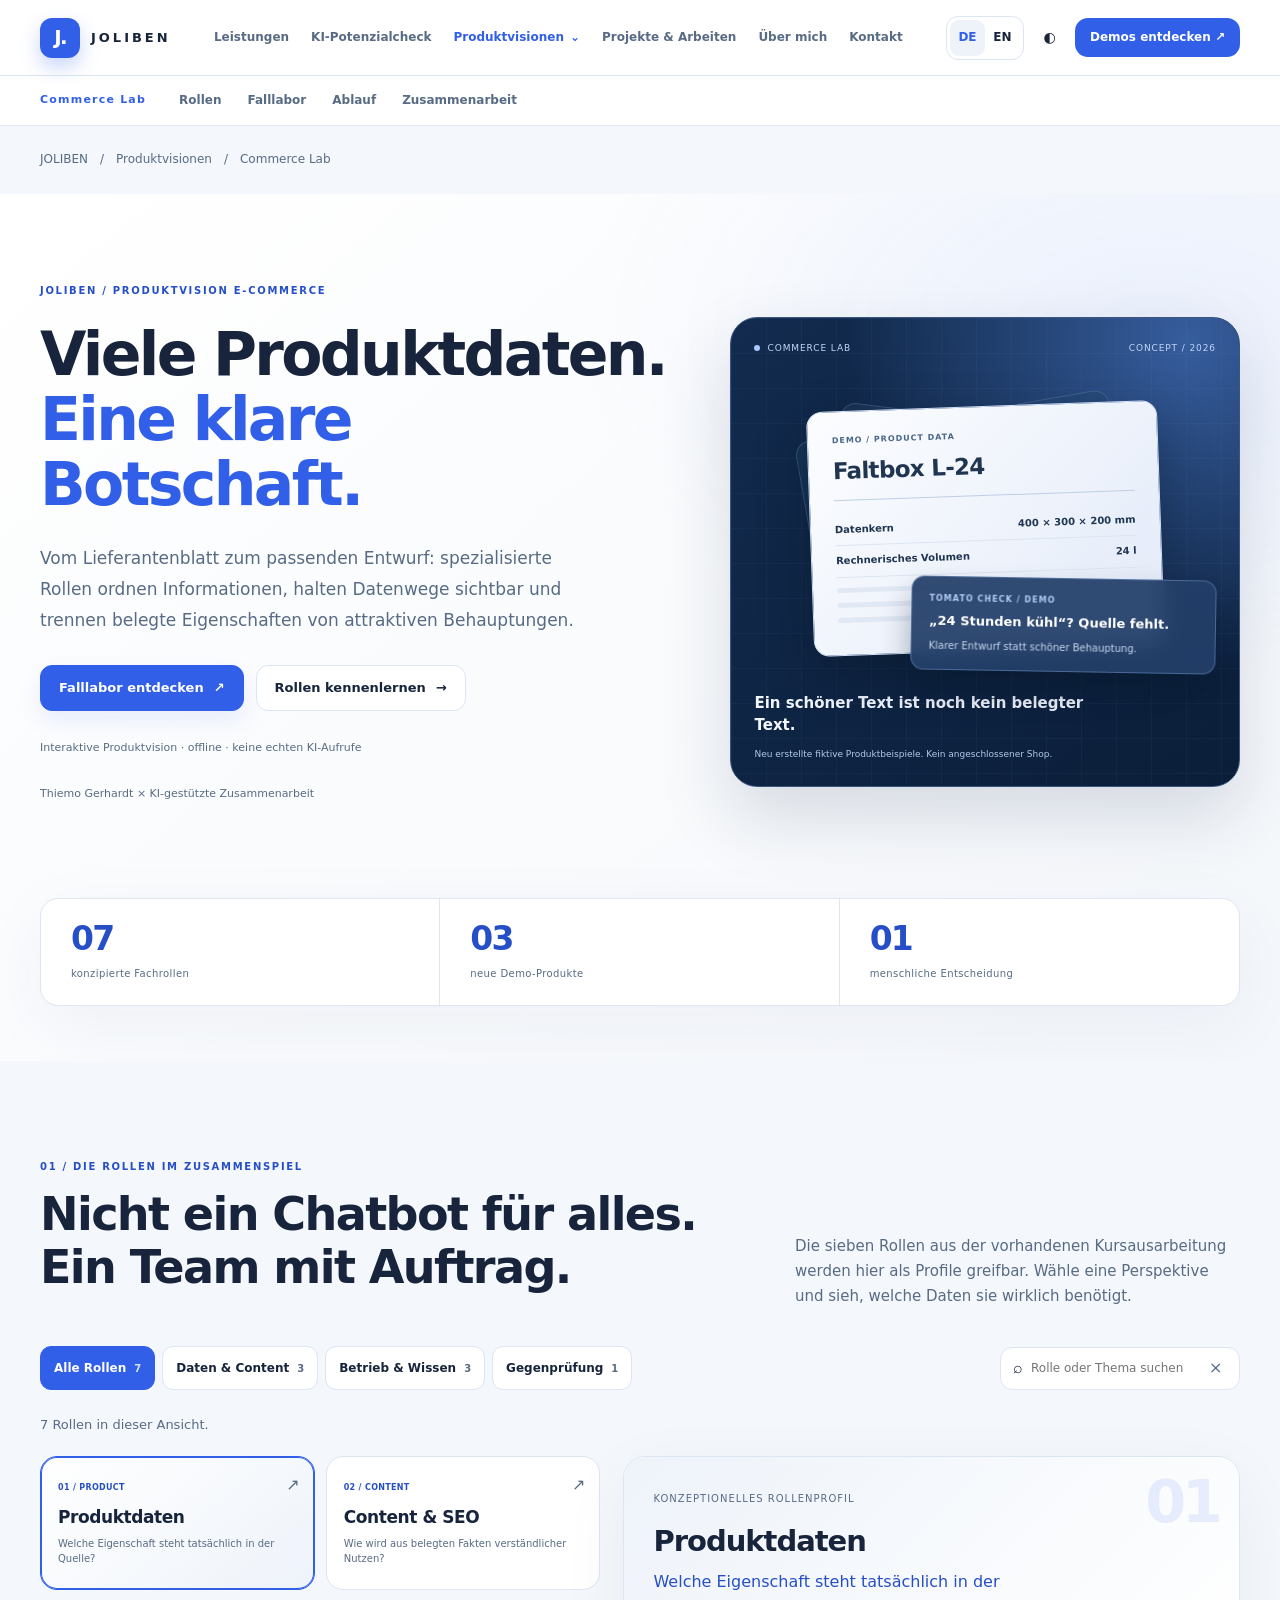
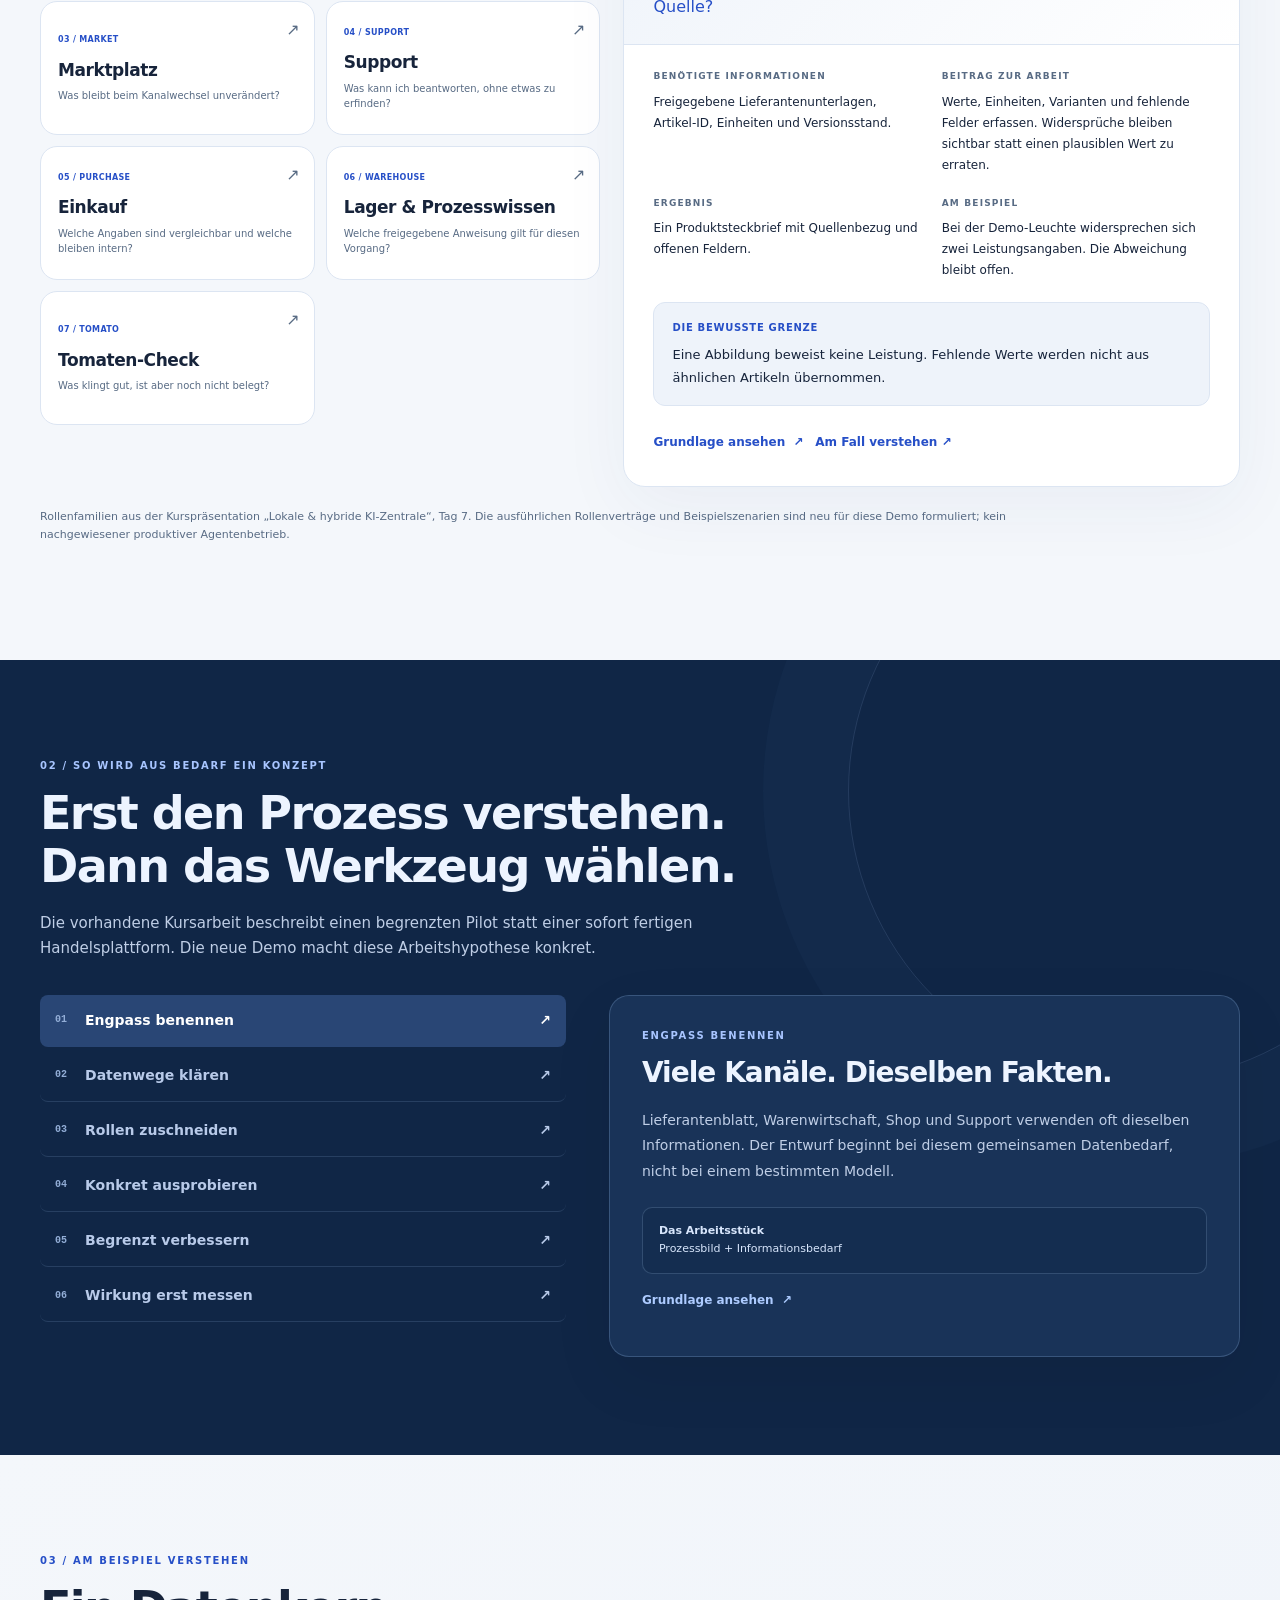
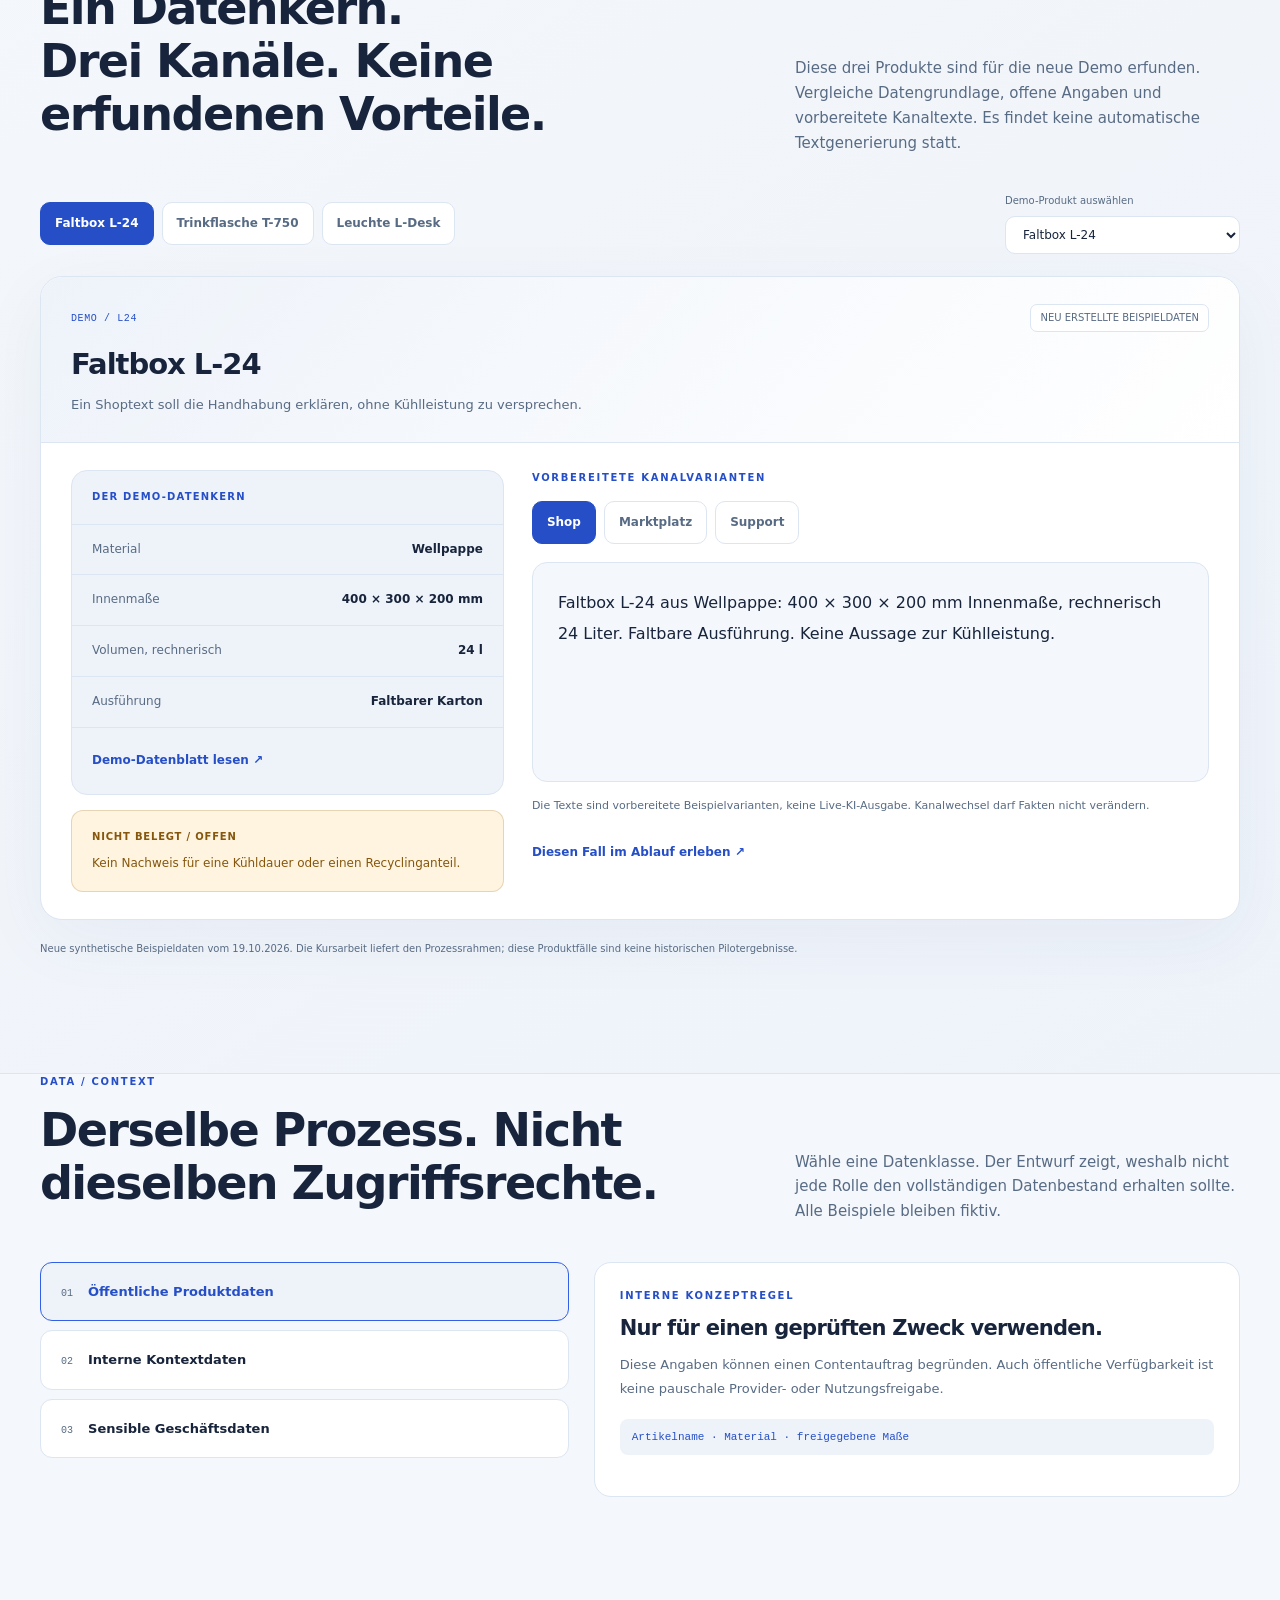
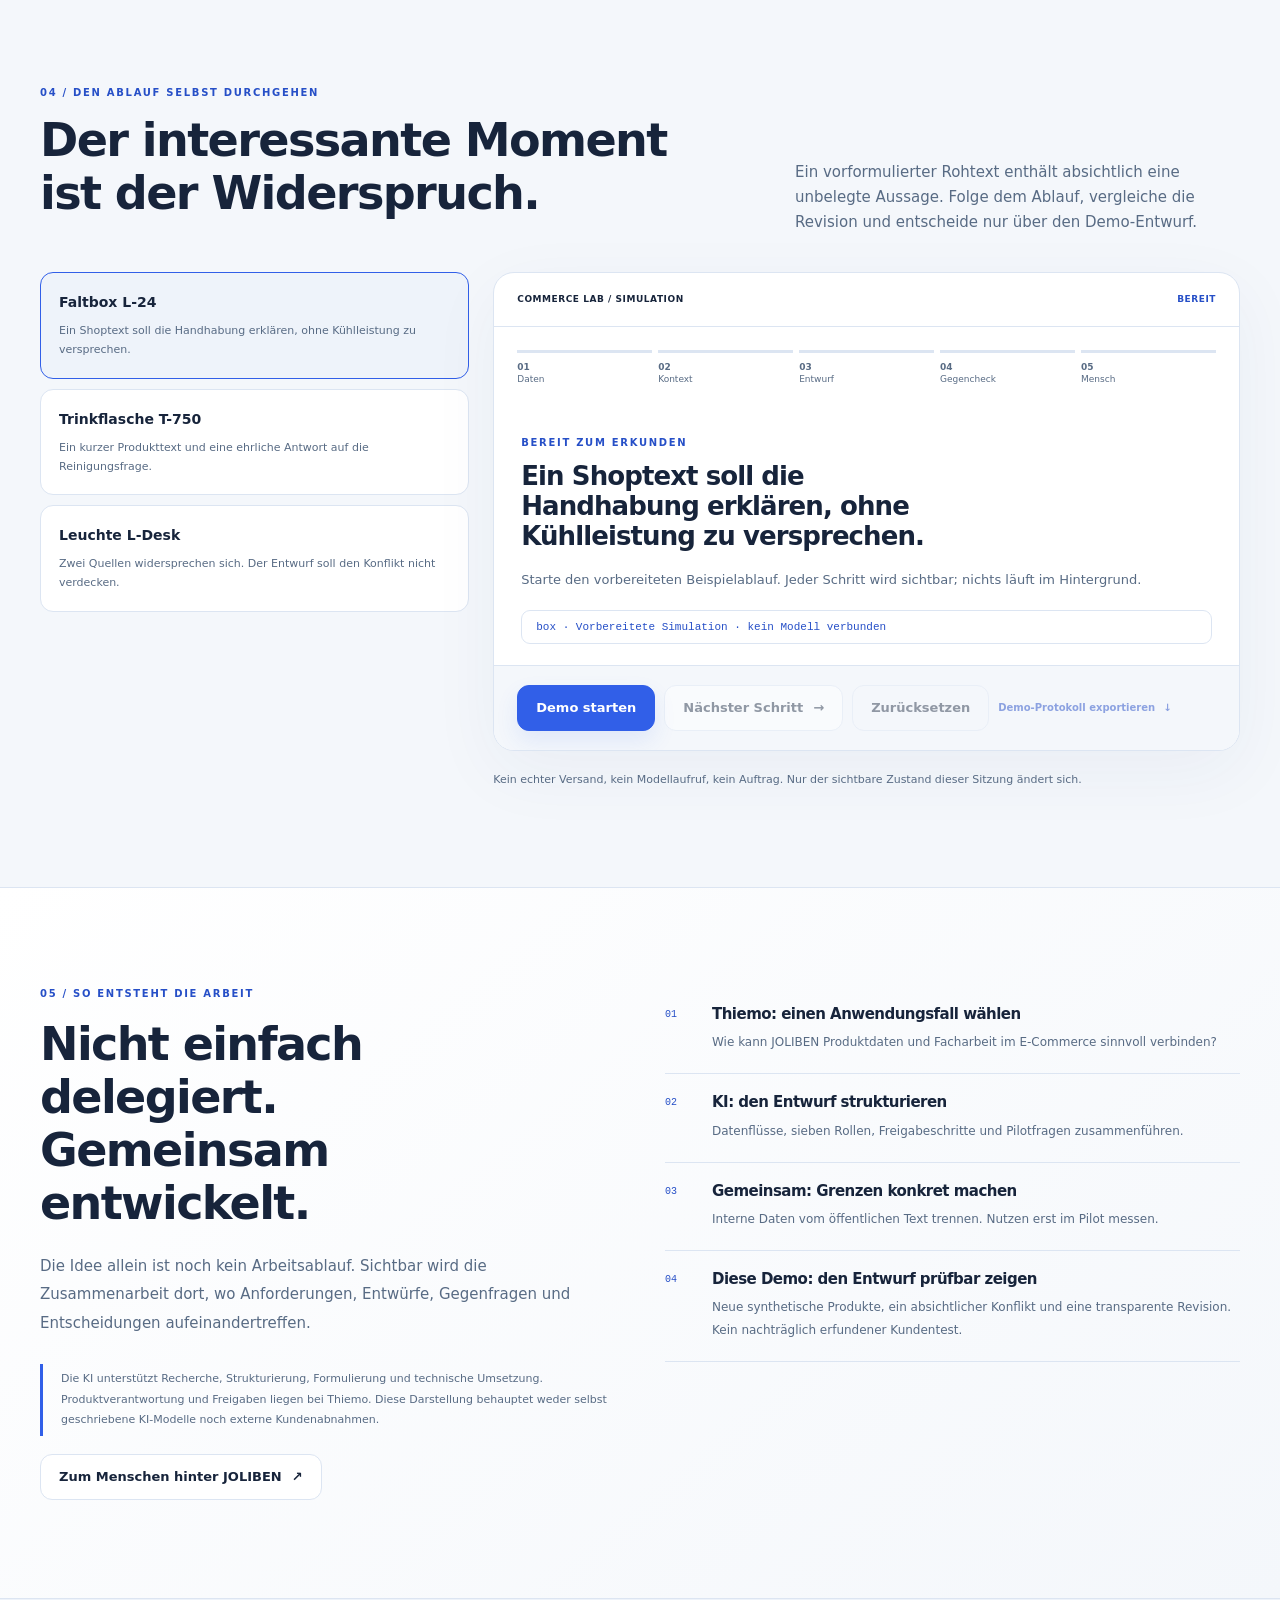
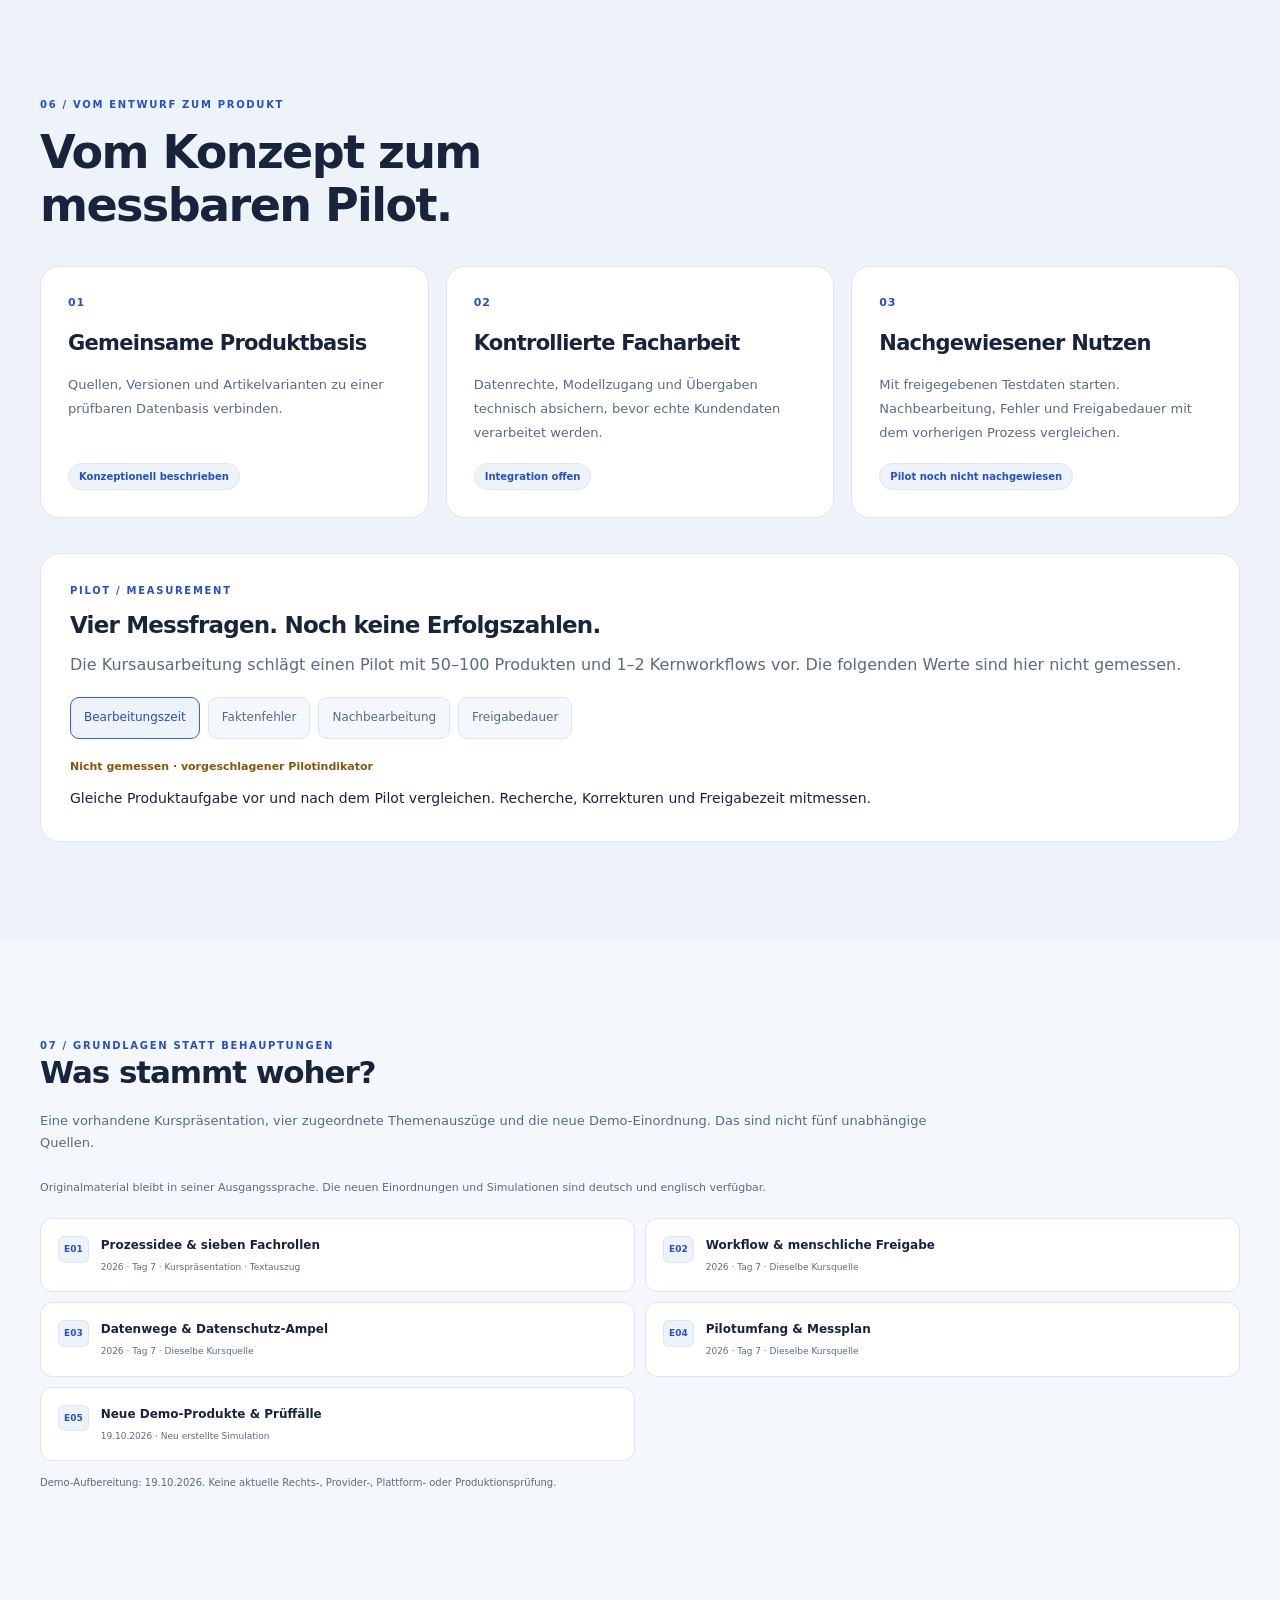
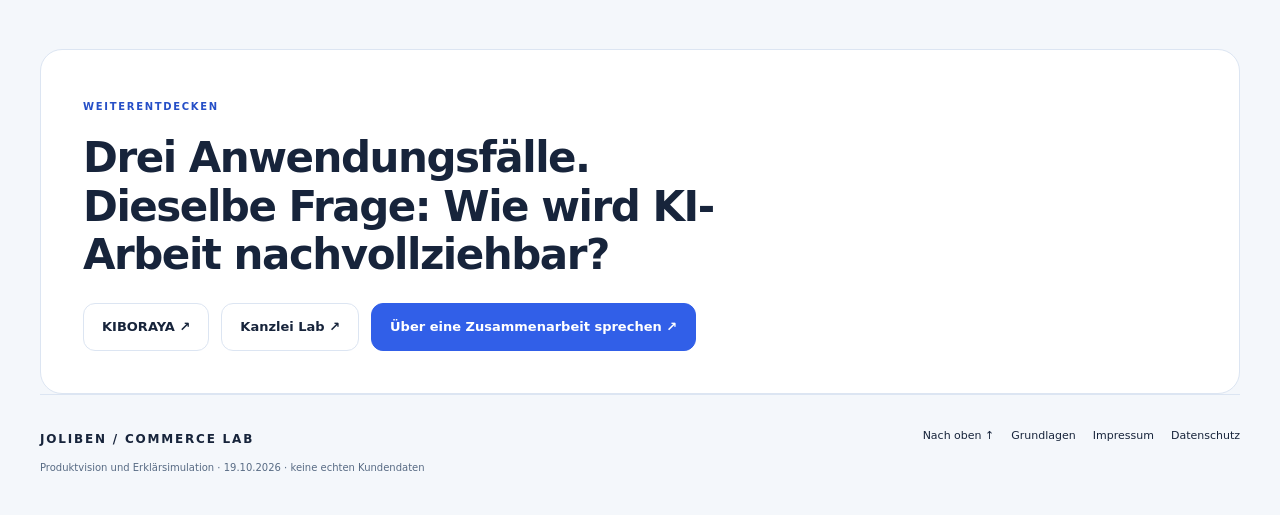
<file: commerce.html>
<!doctype html>
<html lang="de"><head><meta charset="utf-8"><meta name="viewport" content="width=device-width,initial-scale=1"><meta name="theme-color" content="#f4f7fb"><meta name="description" content="Vom Lieferantenblatt zum passenden Entwurf: spezialisierte Rollen ordnen Informationen, halten Datenwege sichtbar und trennen belegte Eigenschaften von attraktiven Behauptungen."><meta http-equiv="Content-Security-Policy" content="default-src 'none'; script-src 'unsafe-inline'; style-src 'unsafe-inline'; img-src data:; connect-src 'none'; font-src 'none'; object-src 'none'; frame-src 'none'; base-uri 'none'; form-action 'none'"><title>JOLIBEN | Commerce Lab</title><style>:root{color-scheme:light;--bg:#f4f7fb;--surface:#fff;--soft:#eef3fa;--ink:#17243b;--muted:#586b84;--line:#dce5f2;--blue:#315fe8;--blue-text:#264fc7;--navy:#102646;--amber:#85560c;--amber-bg:#fff4df;--teal:#146a5d;--teal-bg:#e6f5ef;--shadow:0 20px 70px #223b6d0d;--radius:22px}*{box-sizing:border-box}html{scroll-behavior:smooth;scroll-padding-top:100px}body{margin:0;background:var(--bg);color:var(--ink);font:16px/1.65 system-ui,-apple-system,BlinkMacSystemFont,'Segoe UI',sans-serif;-webkit-font-smoothing:antialiased}body.dark{color-scheme:dark;--bg:#0a1322;--surface:#14233b;--soft:#1b2d48;--ink:#eaf1ff;--muted:#adc0da;--line:#304461;--blue:#91b0ff;--blue-text:#acc4ff;--navy:#0e223e;--amber:#f0cd91;--amber-bg:#382f23;--teal:#a3e2d1;--teal-bg:#173d39;--shadow:0 20px 70px #0003}body.modal-open{overflow:hidden}button,input,select{font:inherit}button{cursor:pointer}button:disabled{cursor:not-allowed;opacity:.5}button,a,input{outline-offset:5px}button:focus-visible,a:focus-visible,input:focus-visible,summary:focus-visible{outline:3px solid var(--blue)}a{color:inherit;text-decoration:none}button{color:var(--ink)}h1,h2,h3,h4{line-height:1.15;letter-spacing:-.035em;font-weight:720;margin:0 0 18px;text-wrap:balance}p{margin:0 0 18px;color:var(--muted)}[hidden]{display:none!important}.wrap{width:min(1200px,calc(100% - 64px));margin-inline:auto}.eyebrow{font-size:10px;font-weight:800;letter-spacing:.17em;text-transform:uppercase;color:var(--blue-text)}.micro{font-size:11px;color:var(--muted)}.small{font-size:13px}.mono{font-family:ui-monospace,SFMono-Regular,Consolas,monospace}.section{padding:98px 0}.section-head{display:flex;align-items:end;justify-content:space-between;gap:40px;margin-bottom:34px}.section-head h2{font-size:clamp(32px,3.6vw,49px);margin-top:13px;max-width:750px}.section-head p{font-size:15px;max-width:445px;margin-bottom:4px}.section-head .intro{max-width:660px}.section-head.stacked{display:block}.section-head.stacked p{max-width:760px}.btn{display:inline-flex;justify-content:center;align-items:center;gap:10px;min-height:46px;border:1px solid var(--line);border-radius:12px;padding:11px 18px;font-size:13px;font-weight:720;background:var(--surface);color:var(--ink);transition:transform .16s,box-shadow .16s}.btn:hover{transform:translateY(-2px);box-shadow:var(--shadow)}.btn.primary{background:#315fe8;border-color:#315fe8;color:#fff;box-shadow:0 10px 22px #315fe81a}.btn.quiet{background:transparent}.btn.tiny{min-height:38px;padding:8px 12px;font-size:12px}.actions{display:flex;align-items:center;gap:12px;flex-wrap:wrap}.pill{display:inline-flex;gap:6px;align-items:center;max-width:100%;border:1px solid var(--line);border-radius:30px;padding:5px 10px;font-size:10px;font-weight:750;background:var(--soft);color:var(--blue-text);line-height:1.5}.pill.amber{color:var(--amber);background:var(--amber-bg);border-color:transparent}.pill.teal{color:var(--teal);background:var(--teal-bg);border-color:transparent}.source-link{display:inline-flex;align-items:center;gap:8px;background:transparent;border:0;padding:7px 0;min-height:38px;color:var(--blue-text);text-align:left;font-size:12px;font-weight:750}.source-link:hover{text-decoration:underline}.boundary{padding:15px 18px;border-left:3px solid var(--line);border-radius:0 10px 10px 0;background:var(--soft);font-size:12px;color:var(--muted);line-height:1.7}.boundary b{color:var(--ink)}.skip{position:fixed;top:-100px;left:20px;z-index:2000;background:var(--surface);border:2px solid var(--blue);padding:12px}.skip:focus{top:12px}.nav{position:sticky;top:0;z-index:100;background:color-mix(in srgb,var(--surface) 94%,transparent);backdrop-filter:blur(18px);border-bottom:1px solid var(--line)}.nav-inner{display:flex;align-items:center;gap:25px;height:78px}.brand{display:flex;align-items:center;gap:10px;letter-spacing:.15em;font-weight:850;font-size:12px;white-space:nowrap}.brand-mark{display:grid;place-items:center;width:39px;height:39px;background:#315fe8;color:white;border-radius:11px;letter-spacing:-.04em;font-size:20px;font-weight:820;box-shadow:0 7px 20px #315fe822}.brand-sub{margin-left:2px;padding-left:13px;border-left:1px solid var(--line);font-weight:500;color:var(--muted);letter-spacing:.07em;font-size:10px}.nav-links{margin-left:auto;display:flex;gap:21px;align-items:center;font-size:12px;font-weight:650;color:var(--muted)}.nav-links a:hover{color:var(--blue)}.nav-tools{display:flex;align-items:center;gap:7px}.lang{display:flex;border:1px solid var(--line);padding:3px;border-radius:11px;background:var(--surface)}.utility{border:0;background:transparent;color:var(--muted);min-width:35px;min-height:36px;padding:6px 7px;border-radius:8px;font-size:11px;font-weight:780}.utility[aria-pressed=true]{background:var(--soft);color:var(--blue-text)}#themeButton{border:1px solid var(--line);font-size:17px}#menuButton{display:none;border:1px solid var(--line);font-size:17px}.demo-line{border-bottom:1px solid var(--line);padding:8px 0;background:var(--surface)}.demo-line .wrap{display:flex;justify-content:space-between;gap:16px;font-size:10px;color:var(--muted)}.demo-line strong{font-weight:750;color:var(--blue-text)}.k-hero{position:relative;overflow:hidden;background:radial-gradient(ellipse 800px 500px at 90% 16%,#5f8dff17,transparent 72%),linear-gradient(140deg,var(--surface),var(--bg))}.hero-grid{display:grid;grid-template-columns:1.05fr .95fr;gap:55px;align-items:center;padding:89px 0 77px}.hero-copy h1{font-size:clamp(43px,4.75vw,68px);line-height:1.085;letter-spacing:-.044em;margin:23px 0 25px;max-width:650px}.hero-copy h1 em{font-style:normal;color:var(--blue)}.hero-copy .lead{font-size:17px;line-height:1.85;max-width:560px;margin-bottom:28px}.hero-copy .credit{margin-top:28px;font-size:11px;color:var(--muted)}.hero-lab{position:relative;min-height:445px;border:1px solid #31507c;border-radius:27px;background:#102443;box-shadow:0 35px 70px #1a336221;overflow:hidden;isolation:isolate;color:white}.hero-poster{position:absolute;inset:0;width:100%;height:100%;object-fit:cover;opacity:.23;z-index:-2;filter:saturate(.7)}.hero-lab:after{content:'';position:absolute;inset:0;background:linear-gradient(0deg,#102443 0%,#10244344 52%,#0c254933);z-index:-1}.hero-label{display:flex;justify-content:space-between;padding:22px 23px;font-size:9px;font-weight:720;letter-spacing:.1em;color:#c9d9f6}.hero-label .led{display:inline-block;width:6px;height:6px;background:#9fc1ff;border-radius:50%;margin-right:6px}.constellation{position:relative;height:306px;display:grid;place-items:center}.ring{position:absolute;border:1px solid #acc9ff33;border-radius:50%;width:276px;height:276px}.ring.two{width:208px;height:208px;border-style:dashed}.k-core{position:relative;width:125px;height:125px;border:1px solid #8babed83;background:linear-gradient(145deg,#426de75c,#142b4edb);border-radius:33px;box-shadow:0 0 70px #4989f333;display:flex;align-items:center;justify-content:center;flex-direction:column;transform:rotate(-5deg)}.k-core b{font-size:52px;letter-spacing:-.09em;line-height:1}.k-core span{font-size:8px;letter-spacing:.16em;margin-top:13px;color:#bed2f6}.orbit-role{position:absolute;display:flex;gap:9px;align-items:center;padding:10px 12px;border:1px solid #9abaff50;background:#132e50e6;border-radius:12px;color:#eaf3ff;font-size:10px;font-weight:700;box-shadow:0 6px 22px #0002;transition:transform .2s}.orbit-role:hover{transform:translateY(-3px);border-color:#a9c6ff}.orbit-role .mini-symbol{font:11px ui-monospace,monospace;color:#9bbfff;width:20px;height:20px;background:#719af522;display:grid;place-items:center;border-radius:6px}.orbit-role.pos1{top:7px;left:20px}.orbit-role.pos2{top:25px;right:18px}.orbit-role.pos3{top:131px;left:9px}.orbit-role.pos4{top:147px;right:8px}.orbit-role.pos5{bottom:13px;left:24px}.orbit-role.pos6{bottom:2px;right:27px}.hero-lab-foot{display:flex;gap:8px;align-items:center;justify-content:center;margin:4px 18px 19px;font-size:9px;color:#c0d3f3}.hero-lab-foot span{border:1px solid #7c9dcc3b;padding:5px 9px;border-radius:8px}.hero-figcaption{font-size:9px;text-align:center;color:var(--muted);margin:10px 10px 0}.numbers{display:grid;grid-template-columns:repeat(4,1fr);padding:26px 0;border-block:1px solid var(--line)}.numbers>div{padding-left:28px;border-left:1px solid var(--line);display:flex;gap:14px;align-items:center}.numbers>div:first-child{padding-left:0;border-left:0}.numbers strong{font-size:39px;letter-spacing:-.07em;font-weight:700;line-height:1}.numbers span{font-size:11px;color:var(--muted);max-width:105px;line-height:1.5}.number-note{padding:11px 0 18px;font-size:10px;color:var(--muted)}.catalog-tools{display:flex;justify-content:space-between;align-items:center;gap:18px;margin-bottom:24px}.group-filters{display:flex;gap:6px;flex-wrap:wrap}.group-button{border:1px solid var(--line);background:var(--surface);padding:10px 13px;border-radius:11px;font-size:12px;font-weight:680;min-height:44px}.group-button .num{margin-left:8px;color:var(--muted);font-size:10px}.group-button[aria-pressed=true]{color:white;background:#315fe8;border-color:#315fe8}.group-button[aria-pressed=true] .num{color:#d8e3ff}.search{display:flex;align-items:center;gap:8px;border:1px solid var(--line);background:var(--surface);padding:6px 12px;border-radius:12px;width:240px;min-width:180px}.search input{width:100%;background:none;border:0;padding:5px 0;color:var(--ink);font-size:12px;min-width:0;outline-offset:2px}.search button{border:0;background:none;color:var(--muted);font-size:16px;min-width:24px;min-height:26px}.group-description{margin-bottom:20px;font-size:13px;min-height:22px}.jury-layout{display:grid;grid-template-columns:.92fr 1.08fr;gap:23px;align-items:start}.role-list{display:grid;grid-template-columns:1fr 1fr;gap:11px}.role-card{position:relative;min-height:159px;text-align:left;border:1px solid var(--line);background:var(--surface);padding:21px 17px;border-radius:17px;transition:box-shadow .16s,border-color .16s}.role-card:hover{border-color:var(--blue);box-shadow:var(--shadow)}.role-card[aria-pressed=true]{border-color:var(--blue);background:linear-gradient(140deg,var(--surface),var(--soft));box-shadow:inset 0 0 0 1px var(--blue)}.role-card .role-tag{display:block;color:var(--blue-text);font-size:8px;letter-spacing:.04em;font-weight:800;margin-bottom:13px}.role-card strong{display:block;font-size:17px;line-height:1.23;letter-spacing:-.025em;margin-right:8px}.role-card .role-snippet{display:block;font-size:10px;line-height:1.5;color:var(--muted);margin-top:8px}.role-card .role-arrow{position:absolute;right:14px;top:15px;color:var(--muted);font-size:16px}.role-detail{position:sticky;top:103px;border:1px solid var(--line);border-radius:22px;background:var(--surface);box-shadow:var(--shadow);overflow:hidden;min-height:510px}.role-detail-head{padding:27px 29px 24px;border-bottom:1px solid var(--line);background:linear-gradient(135deg,var(--soft),var(--surface));position:relative}.role-detail-head h3{font-size:29px;margin:14px 0 12px;max-width:90%}.role-detail-head p{font-size:16px;color:var(--blue-text);max-width:400px;margin:0;line-height:1.55}.role-detail-head .role-counter{position:absolute;right:21px;top:15px;font-size:59px;line-height:1;letter-spacing:-.08em;color:color-mix(in srgb,var(--blue) 10%,transparent);font-weight:800;pointer-events:none}.role-detail-body{padding:24px 29px}.role-facts{display:grid;grid-template-columns:1fr 1fr;gap:20px;margin-bottom:21px}.role-facts label,.role-example label{display:block;text-transform:uppercase;font-size:9px;letter-spacing:.13em;font-weight:780;color:var(--muted);margin-bottom:8px}.role-facts p{font-size:12px;line-height:1.75;margin:0;color:var(--ink)}.role-facts .wide{grid-column:1/-1}.role-example{border-block:1px solid var(--line);padding:16px 0;margin:17px 0}.role-example p{font-size:12px;margin:0}.role-detail-body .boundary{font-size:11px;padding:13px 15px}.role-bottom{display:flex;justify-content:space-between;gap:15px;align-items:center;flex-wrap:wrap}.catalog-note{margin-top:21px;font-size:11px;max-width:1040px;color:var(--muted)}.empty{grid-column:1/-1;padding:45px 23px;border:1px dashed var(--line);border-radius:17px;text-align:center;color:var(--muted);font-size:14px}.method-section{background:#102646;color:#edf4ff;position:relative;overflow:hidden}.method-section:before{content:'';position:absolute;right:-150px;top:-160px;width:580px;height:580px;border:1px solid #aacaff22;border-radius:50%;box-shadow:0 0 0 85px #7daaff07;pointer-events:none}.method-section .eyebrow{color:#a8c5ff}.method-section p{color:#bfcee6}.method-section .section-head h2{max-width:710px}.method-grid{display:grid;grid-template-columns:1fr 1.2fr;gap:43px;align-items:start;position:relative}.method-steps{display:grid;gap:3px}.method-btn{border:0;border-bottom:1px solid #8aa8d330;border-radius:8px;padding:14px 15px;display:flex;align-items:center;gap:18px;text-align:left;color:#b8cae9;background:none;font-size:14px;font-weight:640;min-height:52px}.method-btn .mono{font-size:10px;color:#93aed7}.method-btn[aria-pressed=true]{background:#294675;color:#fff;border-color:transparent}.method-btn .arr{margin-left:auto}.method-detail{border:1px solid #7d9fc950;border-radius:20px;padding:32px;background:#193358;min-height:362px;box-shadow:0 22px 65px #0001}.method-detail h3{font-size:28px;margin:13px 0 18px}.method-detail p{font-size:14px;line-height:1.85}.artifact{margin-top:22px;padding:14px 16px;border:1px solid #8faed63f;border-radius:10px;color:#d8e6fc;font-size:11px;background:#0a23414d}.method-detail .source-link{color:#adcbff;margin-top:8px}.research-chain{display:grid;grid-template-columns:repeat(3,1fr);gap:17px;margin-top:42px}.research-chain article{padding:22px;border-top:1px solid #adc8ee44}.research-chain h3{font-size:16px;margin-bottom:12px}.research-chain p{font-size:12px;line-height:1.8;margin:0}.testlab{background:linear-gradient(145deg,var(--bg),var(--soft));border-bottom:1px solid var(--line)}.report-tabs{display:flex;gap:8px;flex-wrap:wrap;margin-bottom:19px}.report-tab{padding:12px 16px;border:1px solid var(--line);border-radius:11px;font-size:12px;background:var(--surface);font-weight:720;min-height:45px}.report-tab[aria-pressed=true]{background:var(--ink);border-color:var(--ink);color:var(--surface)}.case-detail{border:1px solid var(--line);border-radius:23px;background:var(--surface);box-shadow:var(--shadow);overflow:hidden}.case-header{padding:30px 33px 25px;border-bottom:1px solid var(--line)}.case-meta{display:flex;justify-content:space-between;align-items:center;gap:15px;flex-wrap:wrap;margin-bottom:20px}.case-meta>span:first-child{color:var(--muted);font-size:10px;letter-spacing:.08em;text-transform:uppercase}.case-header h3{font-size:clamp(26px,3vw,39px);max-width:830px;margin-bottom:13px}.case-header>p{font-size:14px;margin:0;max-width:830px}.case-body{padding:26px 33px 32px}.case-explanation{font-size:14px;line-height:1.8;max-width:1030px}.frame-grid{display:grid;grid-template-columns:repeat(7,1fr);gap:8px;margin:26px 0 18px}.frame-btn{border:1px solid var(--line);border-radius:12px;background:var(--soft);text-align:left;padding:14px 10px;min-width:0;min-height:120px;position:relative;overflow:hidden}.frame-btn .frame-number{display:block;font-size:30px;letter-spacing:-.05em;color:color-mix(in srgb,var(--blue) 55%,var(--muted));font-weight:730;line-height:1;margin-bottom:16px}.frame-btn strong{display:block;font-size:11px;line-height:1.4}.frame-btn[aria-pressed=true]{background:#315fe8;border-color:#315fe8;color:white}.frame-btn[aria-pressed=true] .frame-number{color:#c9d8ff}.frame-detail{display:grid;grid-template-columns:1fr 1fr;gap:25px;border:1px solid var(--line);background:var(--bg);padding:23px;border-radius:15px;min-height:156px}.frame-detail h4{font-size:17px;margin-bottom:10px}.frame-detail p{font-size:13px;line-height:1.75;margin:0}.frame-detail .eyebrow{font-size:8px;display:block;margin-bottom:10px}.frame-detail .source-link{margin-top:9px}.case-lesson{display:grid;grid-template-columns:1fr 1.35fr;gap:28px;margin:29px 0;padding-top:25px;border-top:1px solid var(--line)}.case-lesson h4{font-size:21px;margin:10px 0}.case-lesson p{font-size:13px;line-height:1.8;margin:0}.case-foot{margin-top:19px}.evidence-note{font-size:10px;color:var(--muted);margin:13px 0 0;line-height:1.7}.finding-grid{display:grid;grid-template-columns:repeat(3,1fr);gap:14px;margin:25px 0}.finding-card{border:1px solid var(--line);border-radius:14px;background:var(--bg);padding:21px}.finding-card .eyebrow{font-size:8px}.finding-card h4{font-size:18px;margin:15px 0 13px}.finding-card p{font-size:12px;line-height:1.8;margin:0}.negotiation{display:grid;grid-template-columns:1fr 1fr 1fr;gap:10px;margin-top:20px}.negotiation article{border:1px solid var(--line);border-radius:13px;padding:19px}.negotiation label{font-size:9px;color:var(--blue-text);letter-spacing:.08em;font-weight:750}.negotiation p{font-size:12px;margin:10px 0 0}.sim-layout{display:grid;grid-template-columns:.73fr 1.27fr;gap:24px}.scenario-list{display:grid;gap:9px;align-content:start}.scenario-btn{padding:17px 18px;border:1px solid var(--line);background:var(--surface);border-radius:13px;text-align:left;display:flex;align-items:center;justify-content:space-between;gap:15px;font-size:13px;font-weight:700;min-height:59px}.scenario-btn[aria-pressed=true]{background:var(--soft);border-color:var(--blue);box-shadow:inset 0 0 0 1px var(--blue);color:var(--blue-text)}.routing-preview{border-top:1px solid var(--line);padding:20px 2px 0;margin-top:13px}.routing-preview strong{display:block;font-size:18px;margin:7px 0 10px}.routing-preview p{font-size:12px;line-height:1.8}.route-tags{display:flex;gap:5px;flex-wrap:wrap}.route-tags span{font-size:9px;border:1px solid var(--line);border-radius:6px;padding:3px 6px;color:var(--muted)}.sim-stage{border:1px solid var(--line);border-radius:21px;background:var(--surface);box-shadow:var(--shadow);overflow:hidden}.sim-top{padding:19px 23px;display:flex;justify-content:space-between;gap:15px;border-bottom:1px solid var(--line);font-size:9px;font-weight:800;letter-spacing:.06em}.sim-top #simStatus{color:var(--blue-text)}.sim-track{display:flex;gap:6px;padding:23px 23px 0}.sim-track div{flex:1;border-top:3px solid var(--line);padding-top:9px;font-size:9px;color:var(--muted);line-height:1.3}.sim-track div.active{border-color:var(--blue);color:var(--blue-text)}.sim-track div.done{border-color:#668bcd}.sim-content{padding:29px 27px 21px;min-height:240px}.sim-content h3{font-size:26px;max-width:520px;margin:11px 0 16px}.sim-content p{font-size:13px;line-height:1.85}.sim-content .routing-chip{font:11px ui-monospace,monospace;color:var(--blue-text);border:1px solid var(--line);border-radius:9px;padding:10px 14px;margin-top:16px}.sim-gate{margin:0 27px 22px;padding:19px;border:1px solid var(--line);border-radius:13px;background:var(--amber-bg)}.sim-gate p{font-size:12px;margin-bottom:12px;color:var(--amber)}.sim-gate .btn{font-size:11px;padding:10px 12px;min-height:42px}.sim-controls{display:flex;gap:9px;padding:19px 23px;border-top:1px solid var(--line);flex-wrap:wrap;background:var(--bg)}.sim-boundary{margin:20px 0 0;font-size:11px}.vision-section{border-top:1px solid var(--line);background:var(--soft)}.vision-grid{display:grid;grid-template-columns:repeat(3,1fr);gap:17px}.vision-card{background:var(--surface);border:1px solid var(--line);padding:27px;border-radius:19px;display:flex;flex-direction:column}.vision-card .vision-num{font-size:11px;color:var(--blue-text);letter-spacing:.08em;font-weight:800;margin-bottom:19px}.vision-card h3{font-size:21px}.vision-card p{font-size:13px;line-height:1.85;flex:1}.vision-card .pill{align-self:start;white-space:normal}.vision-card .source-link{margin-top:12px}.authorship{display:grid;grid-template-columns:1.35fr .65fr;gap:50px;align-items:start;margin-top:60px;padding-top:40px;border-top:1px solid var(--line)}.authorship h3{font-size:30px;margin:12px 0 17px}.authorship p{font-size:14px;line-height:1.9}.author-card{padding:23px;border:1px solid var(--line);border-radius:17px;background:var(--surface)}.author-card p{font-size:12px;line-height:1.8;margin:10px 0 0}.author-card b{font-size:13px}.sources-head{display:flex;justify-content:space-between;align-items:center;gap:20px;margin-bottom:20px}.sources-head h2{font-size:31px;margin:0}.sources-intro{font-size:13px;max-width:850px;margin-bottom:25px}.source-grid{display:grid;grid-template-columns:repeat(3,1fr);gap:10px}.source-card{display:flex;gap:12px;align-items:flex-start;padding:17px;text-align:left;border:1px solid var(--line);border-radius:12px;background:var(--surface);min-width:0}.source-card:hover{border-color:var(--blue)}.source-card .source-id{font-size:9px;color:var(--blue-text);font-weight:800;border:1px solid var(--line);background:var(--soft);padding:5px;border-radius:6px}.source-card strong{display:block;font-size:12px;font-weight:700;line-height:1.5}.source-card small{display:block;font-size:9px;line-height:1.6;color:var(--muted);margin-top:6px}.foot{border-top:1px solid var(--line);padding:30px 0 37px;display:flex;justify-content:space-between;gap:30px}.foot strong{font-size:12px;letter-spacing:.15em}.foot p{font-size:10px;margin:9px 0 0;max-width:630px}.foot-links{display:flex;gap:17px;font-size:11px;align-items:start}.foot-links a{min-height:38px;display:inline-block;padding-top:2px}.foot-links a:hover{text-decoration:underline}.back-top{position:fixed;right:21px;bottom:20px;z-index:80;background:var(--surface);border:1px solid var(--line);border-radius:50%;width:38px;height:38px;display:grid;place-items:center;box-shadow:var(--shadow);font-size:16px}.source-dialog{width:min(890px,calc(100% - 32px));max-height:88vh;border:1px solid var(--line);border-radius:20px;padding:0;color:var(--ink);background:var(--surface);box-shadow:0 35px 100px #0004}.source-dialog::backdrop{background:#071932b3;backdrop-filter:blur(5px)}.dialog-head{padding:21px 25px;display:flex;justify-content:space-between;gap:20px;align-items:start;border-bottom:1px solid var(--line);position:sticky;top:0;background:var(--surface);z-index:2}.dialog-head h2{font-size:23px;margin:8px 0 0}.dialog-close{border:1px solid var(--line);background:var(--soft);border-radius:9px;min-width:38px;min-height:38px;font-size:19px;line-height:1}.source-body{padding:25px}.source-filename{font:11px ui-monospace,monospace;color:var(--blue-text);overflow-wrap:anywhere;margin:14px 0}.source-body details{border:1px solid var(--line);border-radius:12px;margin:13px 0;background:var(--bg);overflow:hidden}.source-body summary{padding:14px 17px;font-size:12px;font-weight:680;cursor:pointer}.source-body pre{font:11px/1.9 ui-monospace,SFMono-Regular,Consolas,monospace;white-space:pre-wrap;overflow-wrap:anywhere;padding:0 17px 17px;margin:0;max-height:410px;overflow:auto;color:var(--ink);tab-size:2}.source-body .hash{font:10px ui-monospace,monospace;overflow-wrap:anywhere;color:var(--muted);margin-top:17px}.source-body p{font-size:12px;line-height:1.8}.noscript-note{border:1px solid var(--line);padding:25px;margin:20px auto}.noscript-note details{margin:20px 0}.noscript-note h3{font-size:20px}.noscript-note p{font-size:13px}.sr-only{position:absolute;width:1px;height:1px;margin:-1px;overflow:hidden;clip:rect(0,0,0,0);white-space:nowrap;border:0;padding:0}
@media(min-width:1500px){.hero-grid{padding-block:110px}.hero-copy h1{font-size:70px}}@media(max-width:1100px){.brand-sub{display:none}.nav-inner{gap:18px}.nav-links{gap:16px}.hero-grid{gap:28px}.hero-lab{min-height:420px}.hero-copy h1{font-size:56px}.orbit-role{font-size:9px;padding:9px}.orbit-role.pos3{left:6px}.orbit-role.pos4{right:6px}.method-grid{gap:26px}.role-list{gap:9px}.role-card{padding:18px 14px}.frame-grid{grid-template-columns:repeat(4,1fr)}.frame-btn{min-height:97px}.frame-btn .frame-number{font-size:23px;margin-bottom:10px}.catalog-tools{align-items:start}.numbers>div{padding-left:18px;gap:10px}.numbers strong{font-size:34px}.role-facts{gap:17px}.role-detail-head,.role-detail-body{padding:23px}.source-grid{grid-template-columns:repeat(2,1fr)}}@media(max-width:860px){.wrap{width:calc(100% - 40px)}.nav-inner{height:69px;gap:12px}.nav-tools{margin-left:auto}.nav-links{display:none;position:absolute;top:69px;left:0;right:0;background:var(--surface);padding:20px;border-bottom:1px solid var(--line);box-shadow:var(--shadow);flex-direction:column;align-items:stretch;gap:0}.nav-links.open{display:flex}.nav-links a{padding:12px}.brand-sub{display:inline-block}.nav-tools .lang .utility{min-width:30px}#menuButton{display:block}.hero-grid{grid-template-columns:1fr 1fr;gap:25px;padding-block:66px}.hero-copy h1{font-size:43px}.hero-copy .lead{font-size:15px}.hero-lab{min-height:398px}.hero-label{padding:17px 15px;font-size:8px}.constellation{height:290px}.orbit-role .mini-symbol{display:none}.orbit-role{font-size:8px}.orbit-role.pos1{left:13px}.orbit-role.pos2{right:13px;top:45px}.orbit-role.pos3{top:123px}.orbit-role.pos4{top:172px}.orbit-role.pos5{left:13px;bottom:33px}.orbit-role.pos6{right:13px;bottom:7px}.ring{width:227px;height:227px}.ring.two{width:168px;height:168px}.k-core{width:101px;height:101px}.k-core b{font-size:43px}.hero-lab-foot{font-size:8px;margin-top:15px;gap:4px}.hero-lab-foot span{padding:4px 5px}.numbers strong{font-size:32px}.numbers span{font-size:10px}.numbers>div{padding-left:12px;gap:9px}.section{padding-block:74px}.section-head{display:block}.section-head p{max-width:720px}.jury-layout{grid-template-columns:1fr}.role-list{grid-template-columns:repeat(3,1fr)}.role-card{min-height:129px}.role-detail{position:static;min-height:0}.role-facts{grid-template-columns:1fr 1fr}.role-facts .wide{grid-column:1/-1}.catalog-tools{flex-wrap:wrap}.search{width:100%}.method-grid{grid-template-columns:1fr 1.2fr;gap:19px}.method-detail{padding:25px}.method-detail h3{font-size:24px}.research-chain{gap:5px}.research-chain article{padding:18px 12px}.sim-layout{grid-template-columns:1fr}.scenario-list{grid-template-columns:1fr 1fr}.routing-preview{grid-column:1/-1}.vision-grid{grid-template-columns:1fr 1fr}.authorship{gap:25px;grid-template-columns:1.1fr .9fr}.finding-grid{gap:8px}.finding-card{padding:17px}.negotiation{grid-template-columns:1fr}.demo-line .wrap span:last-child{display:none}.foot{flex-wrap:wrap}}
@media(max-width:620px){.wrap{width:calc(100% - 32px)}.brand-sub{display:none}.brand{font-size:11px;letter-spacing:.12em}.brand-mark{width:34px;height:34px;font-size:18px}.nav-tools{gap:5px}.utility{min-width:31px;min-height:35px}.lang{padding:2px}.hero-grid{grid-template-columns:1fr;padding:47px 0 34px;gap:28px}.hero-copy h1{font-size:clamp(40px,10.5vw,59px);max-width:540px}.hero-copy .lead{font-size:16px}.hero-copy .credit{margin-top:21px}.hero-lab{min-height:408px}.hero-label{font-size:9px;padding:18px 20px}.constellation{height:290px}.ring{width:250px;height:250px}.ring.two{width:186px;height:186px}.k-core{width:113px;height:113px}.k-core b{font-size:47px}.orbit-role{font-size:10px;padding:10px}.orbit-role .mini-symbol{display:grid}.orbit-role.pos1{left:18px;top:3px}.orbit-role.pos2{right:16px;top:43px}.orbit-role.pos3{left:10px;top:130px}.orbit-role.pos4{right:12px;top:177px}.orbit-role.pos5{left:16px;bottom:8px}.orbit-role.pos6{right:14px;bottom:-5px}.hero-lab-foot{font-size:9px;margin-top:19px}.hero-lab-foot span{padding:5px 8px}.numbers{grid-template-columns:1fr 1fr;gap:22px 16px;padding:24px 0}.numbers>div{padding-left:0;border:0}.numbers strong{font-size:35px}.numbers span{font-size:11px}.number-note{font-size:10px;padding-bottom:4px}.section{padding-block:62px}.section-head{margin-bottom:26px}.section-head h2{font-size:33px}.section-head p{font-size:14px}.group-filters{gap:6px}.group-button{padding:9px 11px;font-size:11px}.group-button .num{margin-left:5px}.group-description{font-size:12px}.role-list{grid-template-columns:1fr 1fr}.role-card{min-height:141px;padding:18px 13px}.role-card strong{font-size:16px}.role-card .role-tag{font-size:7px;letter-spacing:.01em}.role-card .role-snippet{font-size:10px}.role-detail-head h3{font-size:27px}.role-detail-head,.role-detail-body{padding:22px}.role-facts{grid-template-columns:1fr;gap:18px}.role-facts .wide{grid-column:auto}.role-facts p{font-size:13px}.role-detail-head p{font-size:16px}.catalog-note{font-size:10px}.method-grid{grid-template-columns:1fr}.method-steps{grid-template-columns:1fr 1fr;gap:7px}.method-btn{font-size:11px;padding:11px 10px;gap:8px;border:1px solid #8aa8d330}.method-btn .arr{display:none}.method-detail{min-height:320px;padding:24px}.method-detail h3{font-size:28px}.research-chain{grid-template-columns:1fr;margin-top:23px}.research-chain article{padding:17px 0}.research-chain h3{font-size:17px}.report-tabs{gap:7px}.report-tab{font-size:11px;padding:10px 12px}.case-header{padding:23px 20px}.case-header h3{font-size:28px}.case-header>p{font-size:12px}.case-body{padding:23px 20px}.case-meta{margin-bottom:18px}.case-explanation{font-size:13px}.frame-grid{grid-template-columns:repeat(2,1fr);gap:7px}.frame-btn{min-height:85px;padding:13px;display:flex;gap:14px;align-items:center}.frame-btn:last-child{grid-column:1/-1}.frame-btn .frame-number{font-size:25px;margin:0}.frame-btn strong{font-size:11px}.frame-detail{grid-template-columns:1fr;gap:21px;padding:18px}.case-lesson{grid-template-columns:1fr;gap:9px;margin:22px 0}.case-lesson h4{font-size:22px}.finding-grid{grid-template-columns:1fr}.finding-card{padding:20px}.finding-card h4{font-size:19px}.case-foot .boundary{font-size:11px}.scenario-list{grid-template-columns:1fr}.scenario-btn{font-size:12px;min-height:53px}.sim-content{padding:25px 21px;min-height:258px}.sim-track{padding:20px 20px 0}.sim-track div{font-size:8px}.sim-top{padding:18px 20px;font-size:8px}.sim-gate{margin-inline:20px;padding:17px}.sim-content h3{font-size:25px}.sim-gate .actions{gap:8px}.sim-gate .btn{width:100%}.sim-controls{padding:17px 20px}.vision-grid{grid-template-columns:1fr}.vision-card{padding:24px}.authorship{grid-template-columns:1fr;margin-top:38px;padding-top:30px}.authorship h3{font-size:28px}.source-grid{grid-template-columns:1fr}.sources-head h2{font-size:28px}.source-card strong{font-size:12px}.source-card small{font-size:10px}.source-body{padding:20px}.dialog-head{padding:18px 20px}.dialog-head h2{font-size:21px}.source-body pre{font-size:10px}.foot{gap:20px;padding-block:27px}.back-top{right:12px;bottom:12px}.demo-line .wrap{font-size:9px}.pill{font-size:9px}}
@media(prefers-reduced-motion:reduce){html{scroll-behavior:auto}*,*:before,*:after{animation:none!important;transition:none!important}}
@media print{.nav,.demo-line,.back-top,.catalog-tools,.group-filters,.role-list,.method-steps,.report-tabs,.scenario-list,.sim-controls,.source-link,.source-dialog,.actions,.foot-links{display:none!important}body{background:white!important;color:#17243b!important}.wrap{width:100%}.section{padding:27px 0}.hero-grid{display:block;padding:20px 0}.hero-lab{display:none}.hero-copy h1{font-size:40px}.numbers{margin-block:20px}.section-head h2{font-size:30px}.jury-layout,.method-grid,.sim-layout,.authorship{display:block}.role-detail{position:static}.method-section{background:white;color:#17243b}.method-detail{background:white;color:#17243b;border-color:#ddd}.method-section p,.method-detail p{color:#425570}.research-chain{display:none}.source-grid{grid-template-columns:1fr 1fr}.source-card{break-inside:avoid}.frame-grid{grid-template-columns:repeat(7,1fr)}.frame-btn{display:block;background:#f4f7fb;color:#17243b}.case-detail,.role-detail,.sim-stage,.vision-card{box-shadow:none;break-inside:avoid}.vision-grid{grid-template-columns:1fr 1fr}.source-card,.method-btn,.report-tab,.scenario-btn{color:inherit}.foot{font-size:10px}.sim-gate{display:none}}

/* Additional components; the approved Jury Lab's tokens and base styling are reused. */
textarea{font:inherit;color:var(--ink);background:var(--surface)}
textarea:focus-visible,select:focus-visible,input:focus-visible{outline:3px solid var(--blue);outline-offset:3px}
.portfolio-page .hero-copy h1{font-size:clamp(42px,4.7vw,66px)}
.portfolio-page .hero-grid{gap:42px}
.portfolio-page .hero-illustration{position:relative;min-height:470px;overflow:hidden;border-radius:27px;background:radial-gradient(ellipse at 90% 5%,#365d9d 0,transparent 53%),linear-gradient(140deg,#122b4e,#0b1e39);border:1px solid #3b567e;box-shadow:0 30px 70px #11294a26;color:#e5efff;padding:23px;isolation:isolate}
.hero-illustration:before{content:'';position:absolute;inset:0;background-image:linear-gradient(#8baae20c 1px,transparent 1px),linear-gradient(90deg,#8baae20c 1px,transparent 1px);background-size:35px 35px;z-index:-1}
.illustration-head{display:flex;justify-content:space-between;gap:10px;font-size:9px;letter-spacing:.1em;color:#c2d6f9}
.illustration-head .light{display:inline-block;width:6px;height:6px;border-radius:50%;background:#a8c8ff;margin-right:7px}
.stack-scene{position:relative;height:320px;margin-top:11px}
.sheet-shadow{position:absolute;width:69%;height:216px;left:12%;top:47px;border:1px solid #6c8db35c;background:#23497155;border-radius:15px;transform:rotate(-10deg)}
.sheet-shadow.two{transform:rotate(7deg);left:16%;top:53px;background:#54759c22}
.scene-paper{position:absolute;left:12%;top:39px;width:76%;background:linear-gradient(135deg,#fcfdff,#e2eaf8);color:#203550;padding:22px 24px;border:1px solid #d2e0f6;border-radius:16px;box-shadow:0 20px 50px #08162660;transform:rotate(-2deg)}
.scene-paper .paper-kicker{font-size:8px;letter-spacing:.12em;color:#4a648b;font-weight:700}
.scene-paper h3{font-size:23px;margin:11px 0 8px;line-height:1.2;letter-spacing:-.03em}
.scene-paper .paper-rule{height:1px;background:#c0cfe5;margin:14px 0}
.paper-row{display:flex;justify-content:space-between;gap:15px;padding:7px 0;font-size:10px;border-bottom:1px solid #dce5f2}
.paper-row span:last-child{font-weight:740}
.paper-lines i{display:block;height:5px;background:#bccde355;border-radius:5px;margin:10px 0;width:84%}.paper-lines i:nth-child(2){width:65%}.paper-lines i:nth-child(3){width:75%}
.floating-note{position:absolute;right:0;bottom:15px;width:66%;border:1px solid #789bcf7a;background:#233f69ed;padding:15px 17px;border-radius:13px;box-shadow:0 18px 30px #06152955;backdrop-filter:blur(10px);transform:rotate(1deg)}
.floating-note .note-head{font-size:8px;letter-spacing:.13em;color:#b1cbf4;font-weight:700}.floating-note strong{font-size:13px;display:block;margin-top:6px;line-height:1.5;color:#fff}.floating-note p{font-size:10px;line-height:1.6;color:#c8d8ee;margin:7px 0 0}
.hero-slogan{font-size:15px!important;line-height:1.5!important;color:#f1f6ff!important;max-width:335px;margin:5px 0 10px!important;font-weight:650}.hero-art-caption{font-size:9px!important;color:#b3c9e9!important;margin:0!important;line-height:1.6!important}
.stat-band{display:grid;grid-template-columns:repeat(3,1fr);border:1px solid var(--line);background:var(--surface);border-radius:18px;margin:0 auto 55px;box-shadow:var(--shadow)}.stat-band>div{padding:22px 30px;border-right:1px solid var(--line)}.stat-band>div:last-child{border:0}.stat-band strong{font-size:33px;letter-spacing:-.055em;line-height:1.1;color:var(--blue-text);display:block}.stat-band small{font-size:10px;letter-spacing:.04em;display:block;color:var(--muted);margin-top:9px}
.portfolio-page .group-filters{gap:7px}.portfolio-page .role-list{grid-template-columns:1fr}.portfolio-page .role-card{min-height:134px}.portfolio-page .jury-layout{grid-template-columns:minmax(255px,.7fr) minmax(0,1.3fr)}
.portfolio-page .role-detail{top:95px;min-height:500px}.role-kind{font-size:10px;text-transform:uppercase;letter-spacing:.1em;color:var(--muted)}
.role-boundary-box{padding:16px 18px;border:1px solid var(--line);border-radius:12px;background:var(--soft);font-size:13px;line-height:1.7;margin:18px 0}.role-boundary-box b{display:block;font-size:10px;margin-bottom:8px;text-transform:uppercase;letter-spacing:.07em;color:var(--blue-text)}
.lab-toolbar{display:flex;justify-content:space-between;gap:16px;align-items:center;flex-wrap:wrap;margin-bottom:22px}.spotlights{display:flex;gap:8px;flex-wrap:wrap}.spotlights button,.case-tabs button,.channel-tabs button,.variant-choice{border:1px solid var(--line);background:var(--surface);border-radius:10px;padding:11px 14px;color:var(--muted);font-size:12px;font-weight:650}.spotlights button[aria-pressed=true],.case-tabs button[aria-pressed=true],.channel-tabs button[aria-pressed=true],.variant-choice[aria-pressed=true]{background:var(--blue-text);border-color:var(--blue-text);color:#fff}
.case-picker label{font-size:10px;color:var(--muted);display:block;margin-bottom:6px}.case-picker select{border:1px solid var(--line);border-radius:10px;background:var(--surface);color:var(--ink);padding:10px 13px;font-size:12px;max-width:100%;min-width:235px}
.case-shell{border:1px solid var(--line);border-radius:22px;background:var(--surface);overflow:hidden;box-shadow:var(--shadow)}.case-head{padding:27px 30px;background:linear-gradient(130deg,var(--soft),var(--surface));border-bottom:1px solid var(--line)}.case-head-top{display:flex;justify-content:space-between;align-items:center;gap:15px;flex-wrap:wrap}.case-head h3{font-size:29px;margin:16px 0 12px;max-width:720px}.case-head>p{font-size:13px;margin:0}.case-tag{font:10px ui-monospace,monospace;letter-spacing:.06em;color:var(--blue-text)}.status-chip{display:inline-flex;font-size:10px;padding:5px 9px;border:1px solid var(--line);border-radius:7px;background:var(--surface);color:var(--muted)}
.case-kpis{display:grid;grid-template-columns:repeat(3,1fr);max-width:600px;margin-top:22px}.case-kpis>div{border-left:1px solid var(--line);padding-left:17px}.case-kpis strong{display:block;font-size:21px;color:var(--ink);font-weight:750}.case-kpis small{font-size:10px;color:var(--muted)}
.case-tabs{padding:15px 27px;border-bottom:1px solid var(--line);display:flex;gap:8px;flex-wrap:wrap}.case-tabs button{border-color:transparent;background:transparent}.case-content{padding:27px 30px;min-height:310px}.case-summary{display:grid;grid-template-columns:1.2fr .8fr;gap:28px}.case-copy h4,.info-box h4{font-size:10px;letter-spacing:.12em;text-transform:uppercase;color:var(--blue-text);margin:0 0 10px}.case-copy p{font-size:14px;line-height:1.8}.case-open-question{padding:21px;border:1px solid var(--line);border-radius:14px;background:var(--soft)}.case-open-question .eyebrow{font-size:9px}.case-open-question h4{font-size:18px;margin:12px 0}.case-open-question p{font-size:13px;line-height:1.8;margin:0}.case-source-caption{font-size:10px;color:var(--muted);line-height:1.7;margin-top:20px}
.document-search{display:flex;gap:15px;align-items:center;margin-bottom:15px}.document-search input{background:var(--bg);border:1px solid var(--line);border-radius:9px;padding:12px 14px;color:var(--ink);width:100%;font-size:13px}.document-search span{white-space:nowrap;font-size:11px;color:var(--muted)}.document-list,.history-list{max-height:445px;overflow:auto;scrollbar-color:var(--line) transparent;padding-right:9px}.document-row{display:grid;grid-template-columns:94px minmax(0,1fr) auto;align-items:center;gap:15px;padding:15px 10px;width:100%;border:0;border-bottom:1px solid var(--line);background:transparent;color:var(--ink);text-align:left;border-radius:5px}.document-row:hover{background:var(--soft)}.document-row time{font-size:10px;color:var(--muted);font-variant-numeric:tabular-nums}.document-row strong{display:block;font-size:13px;line-height:1.5}.document-row small{font-size:10px;color:var(--muted)}.document-row .arr{font-size:17px;color:var(--blue-text)}.history-item,.hearing-item{padding:17px 17px 17px 22px;border-left:2px solid var(--line);position:relative;margin-left:5px;border-bottom:1px solid var(--line)}.history-item:before,.hearing-item:before{content:'';position:absolute;left:-5px;top:24px;width:8px;height:8px;border-radius:50%;background:var(--blue)}.history-item time,.hearing-item time{display:block;font-size:10px;color:var(--muted)}.history-item h4,.hearing-item h4{font-size:14px;margin:7px 0}.history-item p,.hearing-item p{font-size:12px;margin:5px 0;line-height:1.8}
.product-layout{display:grid;grid-template-columns:.78fr 1.22fr;gap:28px}.product-passport{border:1px solid var(--line);border-radius:16px;overflow:hidden;background:var(--soft)}.passport-title{padding:18px 20px;border-bottom:1px solid var(--line);font-size:10px;letter-spacing:.12em;color:var(--blue-text);font-weight:750}.fact-row{padding:15px 20px;border-bottom:1px solid var(--line);display:flex;justify-content:space-between;gap:20px;font-size:12px}.fact-row span{color:var(--muted)}.fact-row strong{font-weight:650;text-align:right}.product-passport .source-link{margin:14px 20px}.product-gap{background:var(--amber-bg);color:var(--amber);padding:17px 20px;border:1px solid color-mix(in srgb,var(--amber) 20%,transparent);border-radius:12px;font-size:12px;line-height:1.8;margin-top:15px}.product-gap b{font-size:10px;text-transform:uppercase;letter-spacing:.08em;display:block;margin-bottom:7px}.channel-tabs{display:flex;gap:8px;flex-wrap:wrap;margin:14px 0 18px}.channel-copy{font-size:16px;line-height:1.9;padding:25px;border:1px solid var(--line);background:var(--bg);border-radius:15px;white-space:pre-wrap;min-height:220px}.copy-annotation{font-size:11px;margin-top:15px;color:var(--muted)}.case-kind-label{font-size:10px;color:var(--muted);margin:10px 0}
.routing-section{padding:0 0 90px}.routing-grid{display:grid;grid-template-columns:.9fr 1.1fr;gap:25px;align-items:start}.routing-buttons{display:grid;gap:9px}.routing-button{padding:18px 20px;background:var(--surface);border:1px solid var(--line);border-radius:12px;text-align:left;color:var(--ink);font-size:13px;font-weight:650}.routing-button[aria-pressed=true]{border-color:var(--blue);background:var(--soft);color:var(--blue-text)}.routing-button .num{font:10px ui-monospace,monospace;margin-right:15px;color:var(--muted)}.routing-detail{background:var(--surface);border:1px solid var(--line);padding:25px;border-radius:17px;min-height:235px}.routing-detail h3{font-size:21px;margin:12px 0}.routing-detail p{font-size:13px;line-height:1.85}.routing-fields{font:11px ui-monospace,monospace;color:var(--blue-text);padding:12px;background:var(--soft);border-radius:8px;margin-top:18px}
.sim-scenario{display:block;width:100%;text-align:left;border:1px solid var(--line);border-radius:13px;background:var(--surface);padding:18px;color:var(--ink)}.sim-scenario strong{display:block;font-size:14px}.sim-scenario small{display:block;font-size:11px;color:var(--muted);line-height:1.7;margin-top:8px}.sim-scenario[aria-pressed=true]{border-color:var(--blue);background:var(--soft)}.scenario-list{display:grid;gap:10px;align-content:start}.sim-track{padding-bottom:20px}.sim-content{min-height:205px}.sim-draft{margin:0 27px 23px;padding:19px;border:1px solid var(--line);border-radius:14px;background:var(--bg)}.sim-draft>label,.sim-draft>.eyebrow{font-size:9px;text-transform:uppercase;letter-spacing:.1em;font-weight:750;color:var(--muted);display:block;margin-bottom:10px}.sim-draft textarea{border:1px solid var(--line);border-radius:9px;padding:16px;width:100%;min-height:215px;resize:vertical;font-size:13px;line-height:1.85;display:block}.sim-draft .version-note{font-size:10px;color:var(--muted);margin:10px 0 0}.variant-buttons{display:flex;gap:8px;flex-wrap:wrap;margin-bottom:16px}.variant-copy{white-space:pre-wrap;font-size:14px;line-height:1.85}.blocker-note{margin-top:13px;background:var(--amber-bg);border:1px solid color-mix(in srgb,var(--amber) 25%,transparent);color:var(--amber);padding:12px 15px;border-radius:9px;font-size:12px;line-height:1.7}.sim-gate{border:1px solid var(--line);background:var(--soft);padding:20px}.review-label{display:flex;gap:11px;align-items:flex-start;font-size:12px;line-height:1.8;margin:12px 0;color:var(--ink)}.review-label input{accent-color:var(--blue-text);width:16px;height:16px;flex-shrink:0;margin-top:4px}.review-notice{font-size:10px!important;line-height:1.7!important;color:var(--muted);margin:14px 0}.decision-message{font-size:13px;color:var(--blue-text);font-weight:600;margin:14px 0 0;line-height:1.7}.sim-controls{flex-wrap:wrap}.sim-controls .source-link{font-size:10px}.btn:disabled{opacity:.45;cursor:not-allowed;transform:none;box-shadow:none}
.collab-section{border-top:1px solid var(--line);background:linear-gradient(140deg,var(--surface),var(--bg))}.collab-layout{display:grid;grid-template-columns:1fr 1fr;gap:50px;align-items:start}.collab-section h2{font-size:clamp(32px,3.6vw,46px);max-width:520px;line-height:1.15;margin:16px 0 22px}.collab-section .lead{font-size:15px;line-height:1.9}.collab-chain{display:grid;gap:0}.collab-step{display:grid;grid-template-columns:31px 1fr;gap:16px;padding:20px 0;border-bottom:1px solid var(--line)}.collab-step .n{font:10px ui-monospace,monospace;color:var(--blue-text);padding-top:3px}.collab-step h3{font-size:15px;margin:0 0 8px}.collab-step p{font-size:12px;line-height:1.85;margin:0}.collab-boundary{font-size:11px;line-height:1.85;border-left:3px solid var(--blue);padding:5px 0 5px 18px;margin-top:27px;color:var(--muted)}
.pilot-card{margin-top:35px;padding:29px;border:1px solid var(--line);background:var(--surface);border-radius:20px}.pilot-card h3{font-size:23px;margin:12px 0 14px}.pilot-tabs{display:flex;gap:8px;flex-wrap:wrap;margin:18px 0}.pilot-tabs button{font-size:12px;padding:10px 13px;border:1px solid var(--line);border-radius:9px;color:var(--muted);background:var(--bg)}.pilot-tabs button[aria-pressed=true]{color:var(--blue-text);border-color:var(--blue);background:var(--soft)}.metric-detail{font-size:14px;max-width:810px;line-height:1.9}.metric-detail b{display:block;color:var(--amber);font-size:11px;margin-bottom:8px}
.portfolio-page .source-grid{grid-template-columns:repeat(2,1fr)}.source-meta{font-size:11px;color:var(--muted);line-height:1.8}.source-text{padding:19px;white-space:pre-wrap;overflow-wrap:anywhere;word-break:normal;background:var(--bg);border:1px solid var(--line);border-radius:12px;font:12px/1.85 ui-monospace,SFMono-Regular,Consolas,monospace;max-height:51vh;overflow:auto}.source-id-label{font:10px ui-monospace,monospace;color:var(--blue-text)}.sources-intro{max-width:900px}.source-disclosure{font-size:11px;line-height:1.8;margin-bottom:20px}.noscript-view{padding:30px;max-width:1000px;margin:auto}.noscript-view article{margin:25px 0}
@media(max-width:1050px){.portfolio-page .nav-links{gap:13px}.portfolio-page .hero-grid{gap:25px}.portfolio-page .hero-copy h1{font-size:46px}.portfolio-page .hero-illustration{min-height:445px}.scene-paper{left:5%;width:85%;padding:19px}.floating-note{width:81%}.portfolio-page .jury-layout{grid-template-columns:.8fr 1.2fr}}
@media(max-width:760px){.portfolio-page .hero-grid{grid-template-columns:1fr}.portfolio-page .hero-copy h1{font-size:clamp(40px,7.5vw,58px)}.portfolio-page .hero-illustration{max-width:600px;width:100%;min-height:430px}.stack-scene{height:285px}.stat-band{margin-bottom:30px}.stat-band>div{padding:20px 17px}.stat-band strong{font-size:26px}.portfolio-page .jury-layout,.case-summary,.product-layout,.routing-grid,.collab-layout{grid-template-columns:1fr}.portfolio-page .role-list{grid-template-columns:1fr 1fr}.portfolio-page .role-detail{position:relative;top:auto;min-height:0}.portfolio-page .role-card{min-height:137px}.role-facts{grid-template-columns:1fr 1fr}.case-head,.case-content{padding:23px}.case-head h3{font-size:25px}.case-tabs{padding:12px 17px}.lab-toolbar{display:block}.case-picker{margin-top:15px}.case-picker select{width:100%;min-width:0}.case-summary{gap:17px}.collab-layout{gap:20px}.source-grid{grid-template-columns:1fr!important}.pilot-card{padding:22px}}
@media(max-width:480px){.portfolio-page .hero-grid{padding-top:44px;padding-bottom:35px}.portfolio-page .brand-sub{font-size:8px;padding-left:8px}.portfolio-page .nav-inner{gap:9px}.portfolio-page .brand{gap:7px;font-size:10px}.portfolio-page .brand-mark{width:32px;height:32px}.portfolio-page .nav-tools{gap:1px}.portfolio-page .nav-tools .utility{min-width:28px;padding:5px}.portfolio-page .hero-illustration{padding:19px;min-height:425px}.scene-paper h3{font-size:21px}.hero-slogan{font-size:14px!important}.hero-art-caption{font-size:9px!important}.stat-band>div{padding:17px 12px}.stat-band small{font-size:9px}.stat-band strong{font-size:24px}.portfolio-page .role-list{grid-template-columns:1fr}.portfolio-page .role-card{min-height:105px}.role-facts{grid-template-columns:1fr}.case-kpis{gap:8px}.case-kpis>div{padding-left:9px}.case-kpis small{font-size:9px}.case-tabs button{font-size:10px;padding:8px}.document-row{grid-template-columns:70px minmax(0,1fr) 18px;gap:8px;padding:14px 0}.case-head,.case-content{padding:20px 17px}.case-head h3{font-size:23px;overflow-wrap:anywhere}.document-search{gap:8px}.document-search span{font-size:9px}.fact-row{padding:13px 15px;gap:10px}.channel-copy{padding:18px;font-size:14px}.sim-draft{margin:0 17px 19px;padding:15px}.sim-gate{margin:0 17px 20px;padding:15px}.sim-content{padding:22px 19px}.sim-controls{padding:17px!important}.sim-controls .btn{font-size:11px}.collab-step{gap:10px}.dialog-head{padding:18px}.source-body{padding:18px}.source-text{font-size:11px;padding:13px}.review-label{font-size:11px}}
@media print{.nav,.sim-controls,.source-link,.dialog-close,.source-dialog,.catalog-tools,.lab-toolbar{display:none!important}.role-detail{position:static}body{background:#fff;color:#111}.section{padding:25px 0}button{display:none}.hero-illustration{break-inside:avoid}.source-text{max-height:none}}
@media(min-width:1051px){.portfolio-page .hero-grid{grid-template-columns:1.12fr .88fr}.portfolio-page .hero-copy h1{font-size:60px}}
@media(min-width:1001px){.portfolio-page .jury-layout{grid-template-columns:1fr 1.1fr}.portfolio-page .role-list{grid-template-columns:1fr 1fr}}
@media(min-width:481px) and (max-width:1000px){.portfolio-page .jury-layout{grid-template-columns:1fr}.portfolio-page .role-list{grid-template-columns:1fr 1fr}.portfolio-page .role-detail{position:relative;top:auto}}
</style><style>.portfolio-breadcrumb{padding-block:24px;font-size:12px;color:var(--muted);display:flex;gap:12px;flex-wrap:wrap}.portfolio-breadcrumb a:hover{color:var(--blue-text)}.portfolio-next{margin:60px auto 0;padding:42px;border:1px solid var(--line);border-radius:22px;background:var(--surface)}.portfolio-next h2{font-size:clamp(27px,3.5vw,42px);max-width:780px;line-height:1.15;margin:16px 0 24px}.portfolio-next-links{display:flex;gap:12px;flex-wrap:wrap}.portfolio-next-links a{padding:12px 18px;border:1px solid var(--line);border-radius:12px;font-size:13px;font-weight:750}.portfolio-next-links a:last-child{background:#315fe8;color:white;border-color:#315fe8}@media(max-width:600px){.portfolio-next{padding:25px}.portfolio-breadcrumb{padding-block:18px}.portfolio-next-links a{width:100%}}</style><meta property="og:type" content="website"><meta property="og:title" content="Commerce Lab – Von Produktdaten zu belegbaren Texten"><meta property="og:image" content="https://joliben.github.io/joliben-website/assets/visions/commerce.jpg"><meta name="twitter:card" content="summary_large_image"><style data-global-navigation>
/* Shared website navigation. Product section links remain a separate row. */
.global-header{position:sticky;top:0;z-index:60;background:var(--surface,#fff);border-bottom:1px solid var(--line,#dde6f3);color:var(--ink,#17243b)}
.global-row{width:min(1200px,calc(100% - 44px));height:75px;margin:auto;display:flex;align-items:center;justify-content:space-between;gap:22px}
.global-brand{display:flex;align-items:center;gap:11px;flex-shrink:0;font-size:13px;font-weight:900;letter-spacing:.23em;text-decoration:none;color:inherit}.global-mark{display:grid;place-items:center;width:40px;height:40px;border-radius:12px;background:#315fe8;color:white;font-size:20px;letter-spacing:-.09em;box-shadow:0 9px 19px #315fe840}
.global-links{display:flex;align-items:center;gap:22px;font-size:12px;font-weight:700;color:var(--mute,var(--muted,#65748a))}.global-links>a,.global-visions>summary{white-space:nowrap;text-decoration:none;color:inherit}.global-links a:hover,.global-visions>summary:hover,.global-links [aria-current=page],.global-visions.is-current>summary{color:var(--blue,#315fe8)}
.global-visions{position:relative}.global-visions>summary{display:flex;align-items:center;gap:6px;cursor:pointer;list-style:none;padding-block:18px}.global-visions>summary::-webkit-details-marker{display:none}.global-chevron{font-size:12px;transition:transform .15s}.global-visions[open] .global-chevron{transform:rotate(180deg)}
.global-dropdown{position:absolute;top:100%;left:-18px;min-width:240px;padding:9px;background:var(--surface,#fff);border:1px solid var(--line,#dde6f3);border-radius:15px;box-shadow:0 18px 45px #17243b24;z-index:70}.global-dropdown a{display:block;padding:11px 13px;border-radius:8px;text-decoration:none;color:var(--ink,#17243b);white-space:nowrap;font-size:13px;line-height:1.45}.global-dropdown a:hover,.global-dropdown a:focus-visible{background:var(--surface2,var(--soft,#eef3fa))}.global-dropdown small{display:block;color:var(--mute,var(--muted,#65748a));font-size:11px;font-weight:500;margin-top:3px}.global-dropdown .global-overview{border-bottom:1px solid var(--line,#dde6f3);border-radius:0;margin-bottom:4px;padding-bottom:13px}
.global-tools{display:flex;align-items:center;gap:8px;flex-shrink:0}.global-tools .language,.global-tools .lang{display:flex;border:1px solid var(--line,#dde6f3);border-radius:12px;padding:3px;background:var(--surface,#fff)}.global-tools .utility{display:block;border:0;border-radius:9px;padding:8px;font:800 12px/1.4 system-ui,sans-serif;color:var(--ink,#17243b);background:transparent;cursor:pointer}.global-tools .utility[aria-pressed=true]{background:var(--surface2,var(--soft,#eef3fa));color:var(--blue,#315fe8)}.global-header #themeButton{border:0;font-size:14px}.global-cta{display:inline-flex;align-items:center;border-radius:13px;padding:11px 15px;background:#315fe8;color:white;text-decoration:none;font-size:12px;line-height:1.4;font-weight:750;white-space:nowrap}.global-header .global-menu,.global-header #menuButton{display:none;border:1px solid var(--line,#dde6f3);font-size:17px;padding:6px 10px}.global-header a:focus-visible,.global-header button:focus-visible,.global-header summary:focus-visible,.global-subnav a:focus-visible{outline:3px solid #3d89ef;outline-offset:4px}
.global-subnav{background:var(--surface,#fff);border-bottom:1px solid var(--line,#dde6f3);color:var(--mute,var(--muted,#65748a))}.global-subrow{width:min(1200px,calc(100% - 44px));margin:auto;display:flex;align-items:center;gap:30px;min-height:49px}.global-subrow>strong{flex-shrink:0;font-size:11px;letter-spacing:.11em;color:var(--blue,#315fe8)}.global-section-links{display:flex;gap:26px;overflow-x:auto;padding:13px 3px;font-size:12px;font-weight:650;scrollbar-width:thin}.global-section-links a{white-space:nowrap;text-decoration:none;color:inherit}.global-section-links a:hover{color:var(--blue,#315fe8)}
@media(max-width:1190px){.global-header .global-menu,.global-header #menuButton{display:block}.global-links{display:none;position:absolute;top:75px;left:0;right:0;max-height:calc(100dvh - 75px);overflow-y:auto;padding:18px 24px;background:var(--surface,#fff);border-bottom:1px solid var(--line,#dde6f3);box-shadow:0 16px 28px #17243b14}.global-links.open{display:flex;align-items:stretch;flex-direction:column;gap:0}.global-links>a{display:block;padding:13px 5px;font-size:14px}.global-visions>summary{padding:13px 5px;font-size:14px;justify-content:space-between}.global-dropdown{position:static;min-width:0;box-shadow:none;margin:0 0 10px 5px;border-radius:12px}.global-subrow{gap:20px}}
@media(max-width:600px){.global-row,.global-subrow{width:calc(100% - 32px)}.global-row{gap:10px}.global-brand{font-size:11px;gap:8px;letter-spacing:.17em}.global-mark{width:35px;height:35px}.global-tools{gap:4px}.global-tools .utility{padding:7px}.global-cta{display:none}.global-subrow{display:block;padding-top:11px}.global-section-links{gap:22px;padding-block:9px 12px}}
@media(prefers-reduced-motion:reduce){.global-chevron{transition:none}}
</style><script defer src="assets/localization.js"></script></head><body class="portfolio-page"><a class="skip" href="#main"><span data-de="Zum Inhalt" data-en="Skip to content" >Zum Inhalt</span></a>
<header class="global-header"><div class="global-row"><a class="global-brand" data-portfolio-link href="index.html" aria-label="JOLIBEN Startseite"><span class="global-mark">J.</span>JOLIBEN</a><nav class="global-links" id="navLinks" data-main-navigation aria-label="Hauptnavigation"><a data-portfolio-link href="leistungen.html"><span data-de="Leistungen" data-en="Services">Leistungen</span></a><a data-portfolio-link href="ki-potenzialcheck.html"><span data-de="KI-Potenzialcheck" data-en="AI potential check">KI-Potenzialcheck</span></a><details class="global-visions is-current"><summary><span data-de="Produktvisionen" data-en="Product visions">Produktvisionen</span><span class="global-chevron" aria-hidden="true">⌄</span></summary><div class="global-dropdown"><a class="global-overview" data-portfolio-link href="index.html#produktvisionen"><span data-de="Alle Produktvisionen" data-en="All product visions">Alle Produktvisionen</span></a><a data-portfolio-link href="kiboraya.html">KIBORAYA<small><span data-de="Kreative Bewertung" data-en="Creative evaluation">Kreative Bewertung</span></small></a><a data-portfolio-link href="kanzlei.html">Kanzlei Lab<small><span data-de="Dokumente &amp; Entscheidungen" data-en="Documents &amp; decisions">Dokumente &amp; Entscheidungen</span></small></a><a data-portfolio-link href="commerce.html" aria-current="page">Commerce Lab<small><span data-de="Produktdaten &amp; Texte" data-en="Product data &amp; copy">Produktdaten &amp; Texte</span></small></a></div></details><a data-portfolio-link href="arbeiten.html"><span data-de="Projekte &amp; Arbeiten" data-en="Projects &amp; work">Projekte &amp; Arbeiten</span></a><a data-portfolio-link href="ueber-mich.html"><span data-de="Über mich" data-en="About">Über mich</span></a><a data-portfolio-link href="index.html#kontakt"><span data-de="Kontakt" data-en="Contact">Kontakt</span></a></nav><div class="global-tools"><div class="lang" role="group" aria-label="Language"><button class="utility" type="button" data-language="de" aria-pressed="true">DE</button><button class="utility" type="button" data-language="en" aria-pressed="false">EN</button></div><button class="utility" id="themeButton" type="button" aria-label="Darstellung wechseln" aria-pressed="false">&#9680;</button><button class="utility global-menu" id="menuButton" type="button" aria-label="Navigation" aria-controls="navLinks" aria-expanded="false">&#9776;</button><a class="global-cta" data-portfolio-link href="index.html#produktvisionen"><span data-de="Demos entdecken ↗" data-en="Explore the demos ↗">Demos entdecken ↗</span></a></div></div></header><nav class="global-subnav" aria-label="Auf dieser Seite"><div class="global-subrow"><strong>Commerce Lab</strong><div class="global-section-links"><a href="#rollen"><span data-de="Rollen" data-en="Roles" >Rollen</span></a><a href="#falllabor"><span data-de="Falllabor" data-en="Case lab" >Falllabor</span></a><a href="#ausprobieren"><span data-de="Ablauf" data-en="Workflow" >Ablauf</span></a><a href="#zusammenarbeit"><span data-de="Zusammenarbeit" data-en="Collaboration" >Zusammenarbeit</span></a></div></div></nav><nav class="wrap portfolio-breadcrumb" aria-label="Breadcrumb"><a data-portfolio-link href="index.html">JOLIBEN</a><span aria-hidden="true">/</span><a data-portfolio-link href="index.html#produktvisionen"><span data-de="Produktvisionen" data-en="Product visions">Produktvisionen</span></a><span aria-hidden="true">/</span><span aria-current="page">Commerce Lab</span></nav><main id="main"><section class="k-hero"><div class="wrap hero-grid"><div class="hero-copy"><div class="eyebrow" data-de="JOLIBEN / PRODUKTVISION E-COMMERCE" data-en="JOLIBEN / E-COMMERCE PRODUCT VISION" >JOLIBEN / PRODUKTVISION E-COMMERCE</div><h1><span data-de="Viele Produktdaten." data-en="Many product facts." >Viele Produktdaten.</span><br><em><span data-de="Eine klare Botschaft." data-en="One clear message." >Eine klare Botschaft.</span></em></h1><p class="lead" data-de="Vom Lieferantenblatt zum passenden Entwurf: spezialisierte Rollen ordnen Informationen, halten Datenwege sichtbar und trennen belegte Eigenschaften von attraktiven Behauptungen." data-en="From supplier sheet to suitable draft: specialist roles organise information, expose data routes and separate supported attributes from attractive claims." >Vom Lieferantenblatt zum passenden Entwurf: spezialisierte Rollen ordnen Informationen, halten Datenwege sichtbar und trennen belegte Eigenschaften von attraktiven Behauptungen.</p><div class="actions"><a class="btn primary" href="#falllabor"><span data-de="Falllabor entdecken" data-en="Explore the case lab" >Falllabor entdecken</span> &#8599;</a><a class="btn" href="#rollen"><span data-de="Rollen kennenlernen" data-en="Meet the roles" >Rollen kennenlernen</span> &#8594;</a></div><p class="credit" data-de="Interaktive Produktvision · offline · keine echten KI-Aufrufe" data-en="Interactive product vision · offline · no live AI calls" >Interaktive Produktvision · offline · keine echten KI-Aufrufe</p><p class="credit" data-de="Thiemo Gerhardt × KI-gestützte Zusammenarbeit" data-en="Thiemo Gerhardt × AI-assisted collaboration" >Thiemo Gerhardt × KI-gestützte Zusammenarbeit</p></div><div class="hero-illustration"><div class="illustration-head"><span><i class="light"></i>COMMERCE LAB</span><span>CONCEPT / 2026</span></div><div class="stack-scene" aria-hidden="true"><div class="sheet-shadow"></div><div class="sheet-shadow two"></div><div class="scene-paper"><div class="paper-kicker">DEMO / PRODUCT DATA</div><h3 data-de="Faltbox L-24" data-en="Folding box L-24">Faltbox L-24</h3><div class="paper-rule"></div><div class="paper-row"><span><span data-de="Datenkern" data-en="Factual core" >Datenkern</span></span><span>400 × 300 × 200 mm</span></div><div class="paper-row"><span><span data-de="Rechnerisches Volumen" data-en="Calculated volume" >Rechnerisches Volumen</span></span><span>24 l</span></div><div class="paper-lines"><i></i><i></i><i></i></div></div><div class="floating-note"><div class="note-head">TOMATO CHECK / DEMO</div><strong><span data-de="„24 Stunden kühl“? Quelle fehlt." data-en="“Cool for 24 hours”? No source." >„24 Stunden kühl“? Quelle fehlt.</span></strong><p><span data-de="Klarer Entwurf statt schöner Behauptung." data-en="A clear draft, not an attractive unsupported claim." >Klarer Entwurf statt schöner Behauptung.</span></p></div></div><p class="hero-slogan" data-de="Ein schöner Text ist noch kein belegter Text." data-en="Attractive copy is not necessarily supported copy." >Ein schöner Text ist noch kein belegter Text.</p><p class="hero-art-caption" data-de="Neu erstellte fiktive Produktbeispiele. Kein angeschlossener Shop." data-en="New fictional product examples. No connected shop." >Neu erstellte fiktive Produktbeispiele. Kein angeschlossener Shop.</p></div></div><div class="wrap stat-band"><div><strong>07</strong><small><span data-de="konzipierte Fachrollen" data-en="conceptual specialist roles" >konzipierte Fachrollen</span></small></div><div><strong>03</strong><small><span data-de="neue Demo-Produkte" data-en="new demo products" >neue Demo-Produkte</span></small></div><div><strong>01</strong><small><span data-de="menschliche Entscheidung" data-en="human decision" >menschliche Entscheidung</span></small></div></div></section><section class="section wrap" id="rollen"><div class="section-head"><div class="intro"><div class="eyebrow" data-de="01 / DIE ROLLEN IM ZUSAMMENSPIEL" data-en="01 / ROLES WORKING TOGETHER" >01 / DIE ROLLEN IM ZUSAMMENSPIEL</div><h2><span data-de="Nicht ein Chatbot für alles. Ein Team mit Auftrag." data-en="Not one chatbot for everything. A team with a brief." >Nicht ein Chatbot für alles. Ein Team mit Auftrag.</span></h2></div><p><span data-de="Die sieben Rollen aus der vorhandenen Kursausarbeitung werden hier als Profile greifbar. Wähle eine Perspektive und sieh, welche Daten sie wirklich benötigt." data-en="The seven roles in the existing course presentation become tangible profiles here. Choose a perspective and see which data it actually needs." >Die sieben Rollen aus der vorhandenen Kursausarbeitung werden hier als Profile greifbar. Wähle eine Perspektive und sieh, welche Daten sie wirklich benötigt.</span></p></div><div class="catalog-tools"><div class="group-filters" id="groupFilters" role="group" aria-label="Rollenfilter"></div><div class="search"><span aria-hidden="true">&#8981;</span><input type="search" id="roleSearch" aria-label="Rollen durchsuchen" autocomplete="off" placeholder="Rolle oder Thema suchen"><button id="clearSearch" type="button" aria-label="Suche zuruecksetzen">&#215;</button></div></div><p id="groupDescription" class="group-description" aria-live="polite"></p><div class="jury-layout"><div id="roleList" class="role-list"></div><article class="role-detail" id="roleDetail" aria-label="Rollenprofil"></article></div><p class="catalog-note" data-de="Rollenfamilien aus der Kurspräsentation „Lokale &amp; hybride KI-Zentrale“, Tag 7. Die ausführlichen Rollenverträge und Beispielszenarien sind neu für diese Demo formuliert; kein nachgewiesener produktiver Agentenbetrieb." data-en="Role families come from the course presentation “Local &amp; hybrid AI hub”, day 7. Detailed role briefs and examples are newly written for this demo; they are not evidence of production agents." >Rollenfamilien aus der Kurspräsentation „Lokale &amp; hybride KI-Zentrale“, Tag 7. Die ausführlichen Rollenverträge und Beispielszenarien sind neu für diese Demo formuliert; kein nachgewiesener produktiver Agentenbetrieb.</p></section><section class="section method-section" id="methode"><div class="wrap"><div class="section-head stacked"><div class="eyebrow" data-de="02 / SO WIRD AUS BEDARF EIN KONZEPT" data-en="02 / FROM NEED TO CONCEPT" >02 / SO WIRD AUS BEDARF EIN KONZEPT</div><h2><span data-de="Erst den Prozess verstehen. Dann das Werkzeug wählen." data-en="Understand the process. Then choose the tool." >Erst den Prozess verstehen. Dann das Werkzeug wählen.</span></h2><p data-de="Die vorhandene Kursarbeit beschreibt einen begrenzten Pilot statt einer sofort fertigen Handelsplattform. Die neue Demo macht diese Arbeitshypothese konkret." data-en="The existing course work proposes a bounded pilot, not an instantly complete commerce platform. This new demo makes that working hypothesis tangible." >Die vorhandene Kursarbeit beschreibt einen begrenzten Pilot statt einer sofort fertigen Handelsplattform. Die neue Demo macht diese Arbeitshypothese konkret.</p></div><div class="method-grid"><div class="method-steps" id="methodSteps" role="group" aria-label="Methodenschritte"></div><article class="method-detail" id="methodDetail"></article></div></div></section><section class="section testlab" id="falllabor"><div class="wrap"><div class="section-head"><div class="intro"><div class="eyebrow" data-de="03 / AM BEISPIEL VERSTEHEN" data-en="03 / UNDERSTAND THROUGH EXAMPLES" >03 / AM BEISPIEL VERSTEHEN</div><h2><span data-de="Ein Datenkern. Drei Kanäle. Keine erfundenen Vorteile." data-en="One factual core. Three channels. No invented benefits." >Ein Datenkern. Drei Kanäle. Keine erfundenen Vorteile.</span></h2></div><p><span data-de="Diese drei Produkte sind für die neue Demo erfunden. Vergleiche Datengrundlage, offene Angaben und vorbereitete Kanaltexte. Es findet keine automatische Textgenerierung statt." data-en="These three products were invented for this demo. Compare sources, gaps and prepared channel drafts. No automatic text generation takes place." >Diese drei Produkte sind für die neue Demo erfunden. Vergleiche Datengrundlage, offene Angaben und vorbereitete Kanaltexte. Es findet keine automatische Textgenerierung statt.</span></p></div><div class="lab-toolbar"><div class="spotlights" id="spotlights" role="group" aria-label="Beispielfaelle"></div><div class="case-picker"><label for="caseSelect"><span data-de="Demo-Produkt auswählen" data-en="Choose a demo product" >Demo-Produkt auswählen</span></label><select id="caseSelect"></select></div></div><article class="case-shell" id="casePanel"></article><p class="case-source-caption"><span data-de="Neue synthetische Beispieldaten vom 19.10.2026. Die Kursarbeit liefert den Prozessrahmen; diese Produktfälle sind keine historischen Pilotergebnisse." data-en="New synthetic examples dated 19 October 2026. The course work supplies the process framework; these product cases are not historical pilot results." >Neue synthetische Beispieldaten vom 19.10.2026. Die Kursarbeit liefert den Prozessrahmen; diese Produktfälle sind keine historischen Pilotergebnisse.</span></p></div></section><section class="section wrap routing-section" id="datenwege"><div class="section-head"><div class="intro"><div class="eyebrow">DATA / CONTEXT</div><h2><span data-de="Derselbe Prozess. Nicht dieselben Zugriffsrechte." data-en="One process. Different access permissions." >Derselbe Prozess. Nicht dieselben Zugriffsrechte.</span></h2></div><p><span data-de="Wähle eine Datenklasse. Der Entwurf zeigt, weshalb nicht jede Rolle den vollständigen Datenbestand erhalten sollte. Alle Beispiele bleiben fiktiv." data-en="Choose a data class. The concept explains why each role should not receive the entire data set. All examples remain fictional." >Wähle eine Datenklasse. Der Entwurf zeigt, weshalb nicht jede Rolle den vollständigen Datenbestand erhalten sollte. Alle Beispiele bleiben fiktiv.</span></p></div><div class="routing-grid"><div class="routing-buttons" id="routingButtons" role="group" aria-label="Datenklassen"></div><article class="routing-detail" id="routingDetail"></article></div></section><section class="section wrap" id="ausprobieren"><div class="section-head"><div class="intro"><div class="eyebrow" data-de="04 / DEN ABLAUF SELBST DURCHGEHEN" data-en="04 / WALK THROUGH THE WORKFLOW" >04 / DEN ABLAUF SELBST DURCHGEHEN</div><h2><span data-de="Der interessante Moment ist der Widerspruch." data-en="The interesting moment is the contradiction." >Der interessante Moment ist der Widerspruch.</span></h2></div><p><span data-de="Ein vorformulierter Rohtext enthält absichtlich eine unbelegte Aussage. Folge dem Ablauf, vergleiche die Revision und entscheide nur über den Demo-Entwurf." data-en="A prepared raw draft deliberately contains an unsupported claim. Follow the workflow, compare the revision and decide only on the demo draft." >Ein vorformulierter Rohtext enthält absichtlich eine unbelegte Aussage. Folge dem Ablauf, vergleiche die Revision und entscheide nur über den Demo-Entwurf.</span></p></div><div class="sim-layout"><aside class="scenario-list" id="scenarioList" aria-label="Demo-Szenarien"></aside><div><div class="sim-stage" id="simStage" data-step="0" data-decision="pending"><div class="sim-top"><span>COMMERCE LAB / SIMULATION</span><span id="simStatus" role="status" aria-live="polite"></span></div><div class="sim-track" id="simTrack"></div><div class="sim-content" id="simContent"></div><div class="sim-draft" id="simDraft" hidden></div><div class="sim-gate" id="simGate" hidden><div id="reviewChecks"></div><p class="review-notice"><span data-de="Die Auswahl dokumentiert nur die Bedienung dieser Simulation. Sie beweist keine fachliche Prüfung und löst keine externe Aktion aus." data-en="This selection records only interaction with this simulation. It does not prove professional review and triggers no external action." >Die Auswahl dokumentiert nur die Bedienung dieser Simulation. Sie beweist keine fachliche Prüfung und löst keine externe Aktion aus.</span></p><div class="actions"><button class="btn primary" type="button" id="acceptDemo" disabled><span data-de="Demo-Prüfpaket annehmen" data-en="Accept demo review package" >Demo-Prüfpaket annehmen</span></button><button class="btn" type="button" id="reviseDemo"><span data-de="Nacharbeit" data-en="Request revision" >Nacharbeit</span></button><button class="btn quiet" type="button" id="stopDemo"><span data-de="Stoppen" data-en="Stop" >Stoppen</span></button></div><p class="decision-message" id="decisionMessage" aria-live="polite"></p></div><div class="sim-controls"><button class="btn primary" id="simStart" type="button"><span data-de="Demo starten" data-en="Start demo" >Demo starten</span></button><button class="btn" id="simNext" type="button" disabled><span data-de="Nächster Schritt" data-en="Next step" >Nächster Schritt</span> &#8594;</button><button class="btn quiet" id="simReset" type="button"><span data-de="Zurücksetzen" data-en="Reset" >Zurücksetzen</span></button><button class="source-link" id="exportDemo" type="button" disabled><span data-de="Demo-Protokoll exportieren" data-en="Export demo record" >Demo-Protokoll exportieren</span> &#8595;</button></div></div><p class="sim-boundary"><span data-de="Kein echter Versand, kein Modellaufruf, kein Auftrag. Nur der sichtbare Zustand dieser Sitzung ändert sich." data-en="No real sending, model call or assignment. Only the visible state of this session changes." >Kein echter Versand, kein Modellaufruf, kein Auftrag. Nur der sichtbare Zustand dieser Sitzung ändert sich.</span></p></div></div></section><section class="section collab-section" id="zusammenarbeit"><div class="wrap collab-layout"><div><div class="eyebrow" data-de="05 / SO ENTSTEHT DIE ARBEIT" data-en="05 / HOW THE WORK TAKES SHAPE" >05 / SO ENTSTEHT DIE ARBEIT</div><h2><span data-de="Nicht einfach delegiert. Gemeinsam entwickelt." data-en="Not simply delegated. Developed together." >Nicht einfach delegiert. Gemeinsam entwickelt.</span></h2><p class="lead" data-de="Die Idee allein ist noch kein Arbeitsablauf. Sichtbar wird die Zusammenarbeit dort, wo Anforderungen, Entwürfe, Gegenfragen und Entscheidungen aufeinandertreffen." data-en="An idea alone is not a workflow. Collaboration becomes visible where requirements, drafts, critical questions and decisions meet." >Die Idee allein ist noch kein Arbeitsablauf. Sichtbar wird die Zusammenarbeit dort, wo Anforderungen, Entwürfe, Gegenfragen und Entscheidungen aufeinandertreffen.</p><p class="collab-boundary" data-de="Die KI unterstützt Recherche, Strukturierung, Formulierung und technische Umsetzung. Produktverantwortung und Freigaben liegen bei Thiemo. Diese Darstellung behauptet weder selbst geschriebene KI-Modelle noch externe Kundenabnahmen." data-en="AI supports research, structure, writing and implementation. Thiemo retains product responsibility and approval. This presentation claims neither independently trained AI models nor external customer acceptance." >Die KI unterstützt Recherche, Strukturierung, Formulierung und technische Umsetzung. Produktverantwortung und Freigaben liegen bei Thiemo. Diese Darstellung behauptet weder selbst geschriebene KI-Modelle noch externe Kundenabnahmen.</p><div class="actions"><a class="btn" data-portfolio-link href="index.html#person"><span data-de="Zum Menschen hinter JOLIBEN" data-en="Meet the person behind JOLIBEN" >Zum Menschen hinter JOLIBEN</span> &#8599;</a></div></div><div class="collab-chain"><article class="collab-step"><div class="n">01</div><div><h3><span data-de="Thiemo: einen Anwendungsfall wählen" data-en="Thiemo: choose a use case" >Thiemo: einen Anwendungsfall wählen</span></h3><p><span data-de="Wie kann JOLIBEN Produktdaten und Facharbeit im E-Commerce sinnvoll verbinden?" data-en="How could JOLIBEN connect product data with specialist work in e-commerce?" >Wie kann JOLIBEN Produktdaten und Facharbeit im E-Commerce sinnvoll verbinden?</span></p></div></article><article class="collab-step"><div class="n">02</div><div><h3><span data-de="KI: den Entwurf strukturieren" data-en="AI: structure the concept" >KI: den Entwurf strukturieren</span></h3><p><span data-de="Datenflüsse, sieben Rollen, Freigabeschritte und Pilotfragen zusammenführen." data-en="Connect data flows, seven roles, approvals and pilot questions." >Datenflüsse, sieben Rollen, Freigabeschritte und Pilotfragen zusammenführen.</span></p></div></article><article class="collab-step"><div class="n">03</div><div><h3><span data-de="Gemeinsam: Grenzen konkret machen" data-en="Together: make boundaries concrete" >Gemeinsam: Grenzen konkret machen</span></h3><p><span data-de="Interne Daten vom öffentlichen Text trennen. Nutzen erst im Pilot messen." data-en="Separate internal data from public copy. Measure value in a pilot." >Interne Daten vom öffentlichen Text trennen. Nutzen erst im Pilot messen.</span></p></div></article><article class="collab-step"><div class="n">04</div><div><h3><span data-de="Diese Demo: den Entwurf prüfbar zeigen" data-en="This demo: make the concept inspectable" >Diese Demo: den Entwurf prüfbar zeigen</span></h3><p><span data-de="Neue synthetische Produkte, ein absichtlicher Konflikt und eine transparente Revision. Kein nachträglich erfundener Kundentest." data-en="New synthetic products, a deliberate conflict and a transparent revision. No retrospectively invented customer test." >Neue synthetische Produkte, ein absichtlicher Konflikt und eine transparente Revision. Kein nachträglich erfundener Kundentest.</span></p></div></article></div></div></section><section class="section vision-section" id="potenzial"><div class="wrap"><div class="section-head stacked"><div class="eyebrow" data-de="06 / VOM ENTWURF ZUM PRODUKT" data-en="06 / FROM CONCEPT TO PRODUCT" >06 / VOM ENTWURF ZUM PRODUKT</div><h2><span data-de="Vom Konzept zum messbaren Pilot." data-en="From concept to measurable pilot." >Vom Konzept zum messbaren Pilot.</span></h2></div><div class="vision-grid"><article class="vision-card"><div class="vision-num">01</div><h3><span data-de="Gemeinsame Produktbasis" data-en="Shared product record" >Gemeinsame Produktbasis</span></h3><p><span data-de="Quellen, Versionen und Artikelvarianten zu einer prüfbaren Datenbasis verbinden." data-en="Connect sources, versions and product variants into a reviewable factual basis." >Quellen, Versionen und Artikelvarianten zu einer prüfbaren Datenbasis verbinden.</span></p><span class="pill"><span data-de="Konzeptionell beschrieben" data-en="Conceptually described" >Konzeptionell beschrieben</span></span></article><article class="vision-card"><div class="vision-num">02</div><h3><span data-de="Kontrollierte Facharbeit" data-en="Controlled specialist work" >Kontrollierte Facharbeit</span></h3><p><span data-de="Datenrechte, Modellzugang und Übergaben technisch absichern, bevor echte Kundendaten verarbeitet werden." data-en="Technically enforce data access, model connections and handoffs before processing real customer data." >Datenrechte, Modellzugang und Übergaben technisch absichern, bevor echte Kundendaten verarbeitet werden.</span></p><span class="pill"><span data-de="Integration offen" data-en="Integration pending" >Integration offen</span></span></article><article class="vision-card"><div class="vision-num">03</div><h3><span data-de="Nachgewiesener Nutzen" data-en="Evidenced value" >Nachgewiesener Nutzen</span></h3><p><span data-de="Mit freigegebenen Testdaten starten. Nachbearbeitung, Fehler und Freigabedauer mit dem vorherigen Prozess vergleichen." data-en="Start with approved test data. Compare rework, errors and approval time with the previous process." >Mit freigegebenen Testdaten starten. Nachbearbeitung, Fehler und Freigabedauer mit dem vorherigen Prozess vergleichen.</span></p><span class="pill"><span data-de="Pilot noch nicht nachgewiesen" data-en="Pilot not yet evidenced" >Pilot noch nicht nachgewiesen</span></span></article></div><div class="pilot-card"><div class="eyebrow">PILOT / MEASUREMENT</div><h3><span data-de="Vier Messfragen. Noch keine Erfolgszahlen." data-en="Four measurement questions. No success figures yet." >Vier Messfragen. Noch keine Erfolgszahlen.</span></h3><p><span data-de="Die Kursausarbeitung schlägt einen Pilot mit 50–100 Produkten und 1–2 Kernworkflows vor. Die folgenden Werte sind hier nicht gemessen." data-en="The course concept proposes a pilot with 50–100 products and 1–2 workflows. The following values have not been measured here." >Die Kursausarbeitung schlägt einen Pilot mit 50–100 Produkten und 1–2 Kernworkflows vor. Die folgenden Werte sind hier nicht gemessen.</span></p><div class="pilot-tabs" id="metricTabs" role="group" aria-label="Messplan"></div><div class="metric-detail" id="metricDetail"></div></div></div></section><section class="section wrap" id="quellen"><div class="sources-head"><div><div class="eyebrow" data-de="07 / GRUNDLAGEN STATT BEHAUPTUNGEN" data-en="07 / FOUNDATIONS, NOT ASSERTIONS" >07 / GRUNDLAGEN STATT BEHAUPTUNGEN</div><h2><span data-de="Was stammt woher?" data-en="What comes from where?" >Was stammt woher?</span></h2></div></div><p class="sources-intro" data-de="Eine vorhandene Kurspräsentation, vier zugeordnete Themenauszüge und die neue Demo-Einordnung. Das sind nicht fünf unabhängige Quellen." data-en="One existing course presentation, four topic extracts and new demo commentary. These are not five independent sources." >Eine vorhandene Kurspräsentation, vier zugeordnete Themenauszüge und die neue Demo-Einordnung. Das sind nicht fünf unabhängige Quellen.</p><p class="source-disclosure" data-de="Originalmaterial bleibt in seiner Ausgangssprache. Die neuen Einordnungen und Simulationen sind deutsch und englisch verfügbar." data-en="Original material retains its source language. New commentary and simulations are available in German and English." >Originalmaterial bleibt in seiner Ausgangssprache. Die neuen Einordnungen und Simulationen sind deutsch und englisch verfügbar.</p><div class="source-grid" id="sourceGrid"></div><p class="evidence-note" data-de="Demo-Aufbereitung: 19.10.2026. Keine aktuelle Rechts-, Provider-, Plattform- oder Produktionsprüfung." data-en="Demo curation: 19 October 2026. No current legal, provider, marketplace or production assessment." >Demo-Aufbereitung: 19.10.2026. Keine aktuelle Rechts-, Provider-, Plattform- oder Produktionsprüfung.</p></section><noscript><section class="noscript-view"><h2>JavaScript / Offline-Interaktion / Offline interaction</h2><p>Die interaktiven Ansichten benötigen JavaScript. / Interactive views require JavaScript.</p><article><h3>Produktdaten / Product data</h3><p>Werte, Einheiten, Varianten und fehlende Felder erfassen. Widersprüche bleiben sichtbar statt einen plausiblen Wert zu erraten. / Extract values, units, variants and missing fields. Keep contradictions visible instead of guessing a plausible value.</p><p>Eine Abbildung beweist keine Leistung. Fehlende Werte werden nicht aus ähnlichen Artikeln übernommen. / An image does not prove performance. Missing values are not copied from similar products.</p></article><article><h3>Content &amp; SEO / Content &amp; SEO</h3><p>Kernbotschaft, Informationsreihenfolge und Sprache auf den Zweck abstimmen, ohne Eigenschaften hinzuzudichten. / Match message, sequence and language to the purpose without inventing attributes.</p><p>Keine versprochene Reichweite, kein Rankingnachweis und kein erfundener Produktvorteil. / No promised reach, ranking evidence or invented product benefit.</p></article><article><h3>Marktplatz / Marketplace</h3><p>Kurztext, Merkmale und Varianten konsistent halten. Kanalformat ist keine Erlaubnis für neue Claims. / Keep short copy, features and variants consistent. Channel format does not permit new claims.</p><p>Die Demo prüft keine aktuellen Amazon-, eBay- oder Kaufland-Richtlinien. / The demo does not verify current Amazon, eBay or Kaufland policies.</p></article><article><h3>Support / Support</h3><p>Bekannte Eigenschaft, offene Rückfrage und notwendige menschliche Übergabe unterscheiden. / Separate known attributes, open questions and required human handoff.</p><p>Keine automatische Kundenmail und kein Zugriff auf unbenötigte Bestell- oder Personendaten. / No automatic customer email or access to unnecessary order or personal data.</p></article><article><h3>Einkauf / Purchasing</h3><p>Varianten und Bezugsgrößen trennen; interne Konditionen nicht in einen öffentlichen Contentauftrag geben. / Separate variants and units; keep internal terms out of public-copy assignments.</p><p>Kein autonomer Einkauf und keine Preisfreigabe. / No autonomous procurement or price approval.</p></article><article><h3>Lager &amp; Prozesswissen / Warehouse &amp; process knowledge</h3><p>Wissen auffindbar machen, Versionen unterscheiden und eine veraltete Anleitung nicht als aktuell ausgeben. / Make knowledge findable, distinguish versions and never present an old instruction as current.</p><p>Keine Lagerbuchung, Maschinensteuerung oder still geänderte Prozessanweisung. / No inventory posting, machine control or silent process changes.</p></article><article><h3>Tomaten-Check / Tomato check</h3><p>Faktenkonflikte, Datenrisiken und unbelegte Aussagen markieren. Offene Blocker nicht mit einer Gesamtnote verstecken. / Flag factual conflicts, data risks and unsupported statements. Do not hide blockers inside a total score.</p><p>Der Check ist keine Rechtszertifizierung und ersetzt keine menschliche Endfreigabe. / This check is not legal certification and does not replace final human approval.</p></article></section></noscript></main><aside class="wrap portfolio-next"><span class="eyebrow"><span data-de="WEITERENTDECKEN" data-en="KEEP EXPLORING">WEITERENTDECKEN</span></span><h2><span data-de="Drei Anwendungsfälle. Dieselbe Frage: Wie wird KI-Arbeit nachvollziehbar?" data-en="Three use cases. One question: how does AI work become traceable?">Drei Anwendungsfälle. Dieselbe Frage: Wie wird KI-Arbeit nachvollziehbar?</span></h2><div class="portfolio-next-links"><a data-portfolio-link href="kiboraya.html">KIBORAYA ↗</a><a data-portfolio-link href="kanzlei.html">Kanzlei Lab ↗</a><a data-portfolio-link href="index.html#kontakt"><span data-de="Über eine Zusammenarbeit sprechen" data-en="Discuss a collaboration">Über eine Zusammenarbeit sprechen</span> ↗</a></div></aside><footer class="foot wrap"><div><strong>JOLIBEN / COMMERCE LAB</strong><p data-de="Produktvision und Erklärsimulation · 19.10.2026 · keine echten Kundendaten" data-en="Product vision and explanatory simulation · 19 October 2026 · no real customer data" >Produktvision und Erklärsimulation · 19.10.2026 · keine echten Kundendaten</p></div><div class="foot-links"><a href="#main"><span data-de="Nach oben" data-en="Back to top" >Nach oben</span> &#8593;</a><a href="#quellen"><span data-de="Grundlagen" data-en="Sources" >Grundlagen</span></a><a data-portfolio-link href="impressum.html"><span data-de="Impressum" data-en="Legal notice">Impressum</span></a><a data-portfolio-link href="datenschutz.html"><span data-de="Datenschutz" data-en="Privacy">Datenschutz</span></a></div></footer><dialog class="source-dialog" id="sourceDialog" aria-labelledby="sourceTitle"><div class="dialog-head"><div><div class="eyebrow" id="sourceEyebrow"></div><h2 id="sourceTitle"></h2></div><button type="button" class="dialog-close" id="sourceClose" aria-label="Schliessen">&#215;</button></div><div class="source-body"><p class="source-meta" id="sourceMeta"></p><p class="source-filename" id="sourceFilename"></p><p class="source-disclosure" id="sourceNote"></p><pre class="source-text" id="sourceText"></pre></div></dialog><script type="application/json" id="demo-data">{"offline":{"de":"Interaktive Produktvision · offline · keine echten KI-Aufrufe","en":"Interactive product vision · offline · no live AI calls"},"author":{"de":"Thiemo Gerhardt × KI-gestützte Zusammenarbeit","en":"Thiemo Gerhardt × AI-assisted collaboration"},"sourceNote":{"de":"Originalmaterial bleibt in seiner Ausgangssprache. Die neuen Einordnungen und Simulationen sind deutsch und englisch verfügbar.","en":"Original material retains its source language. New commentary and simulations are available in German and English."},"collabTitle":{"de":"Nicht einfach delegiert. Gemeinsam entwickelt.","en":"Not simply delegated. Developed together."},"collabIntro":{"de":"Die Idee allein ist noch kein Arbeitsablauf. Sichtbar wird die Zusammenarbeit dort, wo Anforderungen, Entwürfe, Gegenfragen und Entscheidungen aufeinandertreffen.","en":"An idea alone is not a workflow. Collaboration becomes visible where requirements, drafts, critical questions and decisions meet."},"collabBoundary":{"de":"Die KI unterstützt Recherche, Strukturierung, Formulierung und technische Umsetzung. Produktverantwortung und Freigaben liegen bei Thiemo. Diese Darstellung behauptet weder selbst geschriebene KI-Modelle noch externe Kundenabnahmen.","en":"AI supports research, structure, writing and implementation. Thiemo retains product responsibility and approval. This presentation claims neither independently trained AI models nor external customer acceptance."},"kind":"commerce","title":"JOLIBEN | Commerce Lab","brand":"COMMERCE LAB","eyebrow":{"de":"JOLIBEN / PRODUKTVISION E-COMMERCE","en":"JOLIBEN / E-COMMERCE PRODUCT VISION"},"h1":{"de":"Viele Produktdaten.","en":"Many product facts."},"h1em":{"de":"Eine klare Botschaft.","en":"One clear message."},"lead":{"de":"Vom Lieferantenblatt zum passenden Entwurf: spezialisierte Rollen ordnen Informationen, halten Datenwege sichtbar und trennen belegte Eigenschaften von attraktiven Behauptungen.","en":"From supplier sheet to suitable draft: specialist roles organise information, expose data routes and separate supported attributes from attractive claims."},"heroLabel":{"de":"Ein schöner Text ist noch kein belegter Text.","en":"Attractive copy is not necessarily supported copy."},"heroNote":{"de":"Neu erstellte fiktive Produktbeispiele. Kein angeschlossener Shop.","en":"New fictional product examples. No connected shop."},"stats":[["07",{"de":"konzipierte Fachrollen","en":"conceptual specialist roles"}],["03",{"de":"neue Demo-Produkte","en":"new demo products"}],["01",{"de":"menschliche Entscheidung","en":"human decision"}]],"roleIntro":{"de":"Nicht ein Chatbot für alles. Ein Team mit Auftrag.","en":"Not one chatbot for everything. A team with a brief."},"roleDesc":{"de":"Die sieben Rollen aus der vorhandenen Kursausarbeitung werden hier als Profile greifbar. Wähle eine Perspektive und sieh, welche Daten sie wirklich benötigt.","en":"The seven roles in the existing course presentation become tangible profiles here. Choose a perspective and see which data it actually needs."},"roleNote":{"de":"Rollenfamilien aus der Kurspräsentation „Lokale \u0026 hybride KI-Zentrale“, Tag 7. Die ausführlichen Rollenverträge und Beispielszenarien sind neu für diese Demo formuliert; kein nachgewiesener produktiver Agentenbetrieb.","en":"Role families come from the course presentation “Local \u0026 hybrid AI hub”, day 7. Detailed role briefs and examples are newly written for this demo; they are not evidence of production agents."},"groups":[{"id":"all","title":{"de":"Alle Rollen","en":"All roles"}},{"id":"content","title":{"de":"Daten \u0026 Content","en":"Data \u0026 content"}},{"id":"operations","title":{"de":"Betrieb \u0026 Wissen","en":"Operations \u0026 knowledge"}},{"id":"review","title":{"de":"Gegenprüfung","en":"Countercheck"}}],"roles":[{"id":"product","group":"content","title":{"de":"Produktdaten","en":"Product data"},"question":{"de":"Welche Eigenschaft steht tatsächlich in der Quelle?","en":"Which attribute is actually in the source?"},"input":{"de":"Freigegebene Lieferantenunterlagen, Artikel-ID, Einheiten und Versionsstand.","en":"Approved supplier material, product ID, units and version."},"checks":{"de":"Werte, Einheiten, Varianten und fehlende Felder erfassen. Widersprüche bleiben sichtbar statt einen plausiblen Wert zu erraten.","en":"Extract values, units, variants and missing fields. Keep contradictions visible instead of guessing a plausible value."},"output":{"de":"Ein Produktsteckbrief mit Quellenbezug und offenen Feldern.","en":"A product record with source references and open fields."},"boundary":{"de":"Eine Abbildung beweist keine Leistung. Fehlende Werte werden nicht aus ähnlichen Artikeln übernommen.","en":"An image does not prove performance. Missing values are not copied from similar products."},"example":{"de":"Bei der Demo-Leuchte widersprechen sich zwei Leistungsangaben. Die Abweichung bleibt offen.","en":"Two wattage values conflict for the demo lamp. The discrepancy remains open."},"source":"E01","case":"lamp"},{"id":"content","group":"content","title":{"de":"Content \u0026 SEO","en":"Content \u0026 SEO"},"question":{"de":"Wie wird aus belegten Fakten verständlicher Nutzen?","en":"How do supported facts become understandable value?"},"input":{"de":"Geprüfter Steckbrief, Zielgruppe, Kanal und sprachliche Leitlinie.","en":"Reviewed product record, audience, channel and tone guide."},"checks":{"de":"Kernbotschaft, Informationsreihenfolge und Sprache auf den Zweck abstimmen, ohne Eigenschaften hinzuzudichten.","en":"Match message, sequence and language to the purpose without inventing attributes."},"output":{"de":"Ein Entwurf mit nachvollziehbarer Verbindung zur Datenbasis.","en":"A draft with a traceable connection to its factual basis."},"boundary":{"de":"Keine versprochene Reichweite, kein Rankingnachweis und kein erfundener Produktvorteil.","en":"No promised reach, ranking evidence or invented product benefit."},"example":{"de":"Faltbox L-24: Maße und Material sind vorhanden. Ein Temperaturversprechen ist es nicht.","en":"Folding box L-24: dimensions and material are available. A temperature guarantee is not."},"source":"E01","case":"box"},{"id":"market","group":"content","title":{"de":"Marktplatz","en":"Marketplace"},"question":{"de":"Was bleibt beim Kanalwechsel unverändert?","en":"What must stay unchanged across channels?"},"input":{"de":"Freigegebene Fakten, Zielkanal und konkret vorliegende Formatvorgaben.","en":"Approved facts, target channel and available format requirements."},"checks":{"de":"Kurztext, Merkmale und Varianten konsistent halten. Kanalformat ist keine Erlaubnis für neue Claims.","en":"Keep short copy, features and variants consistent. Channel format does not permit new claims."},"output":{"de":"Ein kanalgerechter, intern prüfbarer Textvorschlag.","en":"A channel-appropriate draft for internal review."},"boundary":{"de":"Die Demo prüft keine aktuellen Amazon-, eBay- oder Kaufland-Richtlinien.","en":"The demo does not verify current Amazon, eBay or Kaufland policies."},"example":{"de":"Derselbe Datenkern kann drei Texte tragen – ohne drei widersprüchliche Produkte zu erfinden.","en":"One factual core can support three texts without inventing three conflicting products."},"source":"E01","case":"bottle"},{"id":"support","group":"operations","title":{"de":"Support","en":"Support"},"question":{"de":"Was kann ich beantworten, ohne etwas zu erfinden?","en":"What can be answered without inventing facts?"},"input":{"de":"Freigegebene Produktinformationen und ein minimierter Fallkontext.","en":"Approved product information and a minimised case context."},"checks":{"de":"Bekannte Eigenschaft, offene Rückfrage und notwendige menschliche Übergabe unterscheiden.","en":"Separate known attributes, open questions and required human handoff."},"output":{"de":"Ein Antwortentwurf oder eine klare Rückfrage.","en":"A response draft or a clear follow-up question."},"boundary":{"de":"Keine automatische Kundenmail und kein Zugriff auf unbenötigte Bestell- oder Personendaten.","en":"No automatic customer email or access to unnecessary order or personal data."},"example":{"de":"Ob die Demo-Trinkflasche in die Spülmaschine darf, ist nicht belegt. Die Antwort nennt die Lücke.","en":"Dishwasher suitability of the demo bottle is not supported. The response states the gap."},"source":"E01","case":"bottle"},{"id":"purchase","group":"operations","title":{"de":"Einkauf","en":"Purchasing"},"question":{"de":"Welche Angaben sind vergleichbar und welche bleiben intern?","en":"Which details can be compared, and which stay internal?"},"input":{"de":"Freigegebene Preislisten, Einheiten, Gültigkeit und interne Einkaufsrechte.","en":"Approved price lists, units, validity and internal purchasing permissions."},"checks":{"de":"Varianten und Bezugsgrößen trennen; interne Konditionen nicht in einen öffentlichen Contentauftrag geben.","en":"Separate variants and units; keep internal terms out of public-copy assignments."},"output":{"de":"Ein interner Vergleich mit offenen Punkten zur menschlichen Entscheidung.","en":"An internal comparison with questions for human decision."},"boundary":{"de":"Kein autonomer Einkauf und keine Preisfreigabe.","en":"No autonomous procurement or price approval."},"example":{"de":"Der Demo-Einkaufspreis bleibt im internen Datenweg und erscheint in keinem Shoptext.","en":"The demo purchase price stays on the internal data route and never enters shop copy."},"source":"E03","case":"box"},{"id":"warehouse","group":"operations","title":{"de":"Lager \u0026 Prozesswissen","en":"Warehouse \u0026 process knowledge"},"question":{"de":"Welche freigegebene Anweisung gilt für diesen Vorgang?","en":"Which approved instruction applies to this task?"},"input":{"de":"Artikelkontext, gültige Arbeitsanweisungen und zugeordnete Berechtigung.","en":"Product context, valid work instructions and assigned access."},"checks":{"de":"Wissen auffindbar machen, Versionen unterscheiden und eine veraltete Anleitung nicht als aktuell ausgeben.","en":"Make knowledge findable, distinguish versions and never present an old instruction as current."},"output":{"de":"Ein Quellenverweis oder eine offen markierte Informationslücke.","en":"A source reference or an explicit information gap."},"boundary":{"de":"Keine Lagerbuchung, Maschinensteuerung oder still geänderte Prozessanweisung.","en":"No inventory posting, machine control or silent process changes."},"example":{"de":"Eine Produktbeschreibung ist noch keine geprüfte Verpackungs- oder Versandvorschrift.","en":"A product description is not a validated packaging or shipping instruction."},"source":"E01","case":"box"},{"id":"tomato","group":"review","title":{"de":"Tomaten-Check","en":"Tomato check"},"question":{"de":"Was klingt gut, ist aber noch nicht belegt?","en":"What sounds good but remains unsupported?"},"input":{"de":"Datenkern, Entwurf, Quellen, Datenklasse und vorgesehene Nutzung.","en":"Factual core, draft, sources, data class and intended use."},"checks":{"de":"Faktenkonflikte, Datenrisiken und unbelegte Aussagen markieren. Offene Blocker nicht mit einer Gesamtnote verstecken.","en":"Flag factual conflicts, data risks and unsupported statements. Do not hide blockers inside a total score."},"output":{"de":"Befund, Nachweisbedarf und ein klarer Vorschlag für Nacharbeit.","en":"A finding, evidence request and clear revision proposal."},"boundary":{"de":"Der Check ist keine Rechtszertifizierung und ersetzt keine menschliche Endfreigabe.","en":"This check is not legal certification and does not replace final human approval."},"example":{"de":"Der Rohtext behauptet eine garantierte Kühldauer. Der belegtreue Text lässt diese Aussage weg.","en":"The raw copy promises a guaranteed cooling duration. The evidence-aligned version omits it."},"source":"E02","case":"box"}],"methodTitle":{"de":"Erst den Prozess verstehen. Dann das Werkzeug wählen.","en":"Understand the process. Then choose the tool."},"methodIntro":{"de":"Die vorhandene Kursarbeit beschreibt einen begrenzten Pilot statt einer sofort fertigen Handelsplattform. Die neue Demo macht diese Arbeitshypothese konkret.","en":"The existing course work proposes a bounded pilot, not an instantly complete commerce platform. This new demo makes that working hypothesis tangible."},"methods":[{"id":"need","title":{"de":"Engpass benennen","en":"Name the bottleneck"},"head":{"de":"Viele Kanäle. Dieselben Fakten.","en":"Many channels. The same facts."},"text":{"de":"Lieferantenblatt, Warenwirtschaft, Shop und Support verwenden oft dieselben Informationen. Der Entwurf beginnt bei diesem gemeinsamen Datenbedarf, nicht bei einem bestimmten Modell.","en":"Supplier sheets, inventory systems, shops and support often use the same information. The concept starts with shared data needs, not a specific model."},"artifact":{"de":"Prozessbild + Informationsbedarf","en":"Process map + information needs"},"source":"E01"},{"id":"data","title":{"de":"Datenwege klären","en":"Clarify data routes"},"head":{"de":"Nicht alles gehört in denselben Prompt.","en":"Not everything belongs in the same prompt."},"text":{"de":"Interne Konditionen, Personendaten und öffentliche Produktinformationen werden getrennt. Die Ampel ist eine interne Konzeptregel, keine pauschale rechtliche Freigabe.","en":"Separate internal terms, personal data and public product information. The traffic light is an internal concept rule, not blanket legal approval."},"artifact":{"de":"Zweck + Datenklasse + erlaubter Weg","en":"Purpose + data class + allowed route"},"source":"E03"},{"id":"roles","title":{"de":"Rollen zuschneiden","en":"Define the roles"},"head":{"de":"Sieben Aufträge statt einer Allzweckantwort.","en":"Seven briefs, not one all-purpose answer."},"text":{"de":"Produktdaten, Content, Marktplatz, Support, Einkauf, Lager und Gegenprüfung besitzen unterschiedliche Informationsbedürfnisse. Die menschliche Entscheidung bleibt eine eigene Stufe.","en":"Product data, copy, marketplace, support, purchasing, warehouse and countercheck have different information needs. Human decision remains a separate stage."},"artifact":{"de":"Rollenauftrag + Übergabe","en":"Role brief + handoff"},"source":"E01"},{"id":"prototype","title":{"de":"Konkret ausprobieren","en":"Try a concrete example"},"head":{"de":"Ein fehlender Nachweis macht den Ablauf sichtbar.","en":"Missing evidence reveals the workflow."},"text":{"de":"Die drei Produkte auf dieser Seite sind neu erstellte Beispieldaten. An absichtlichen Claim-Konflikten lässt sich zeigen, warum eine Gegenprüfung nötig ist.","en":"The three products on this page are new fictional data. Deliberate claim conflicts show why counterchecks matter."},"artifact":{"de":"Synthetischer Fall + rote Ausgangslage","en":"Synthetic case + failing starting point"},"source":"E05"},{"id":"review","title":{"de":"Begrenzt verbessern","en":"Revise within bounds"},"head":{"de":"Den falschen Claim entfernen. Nicht neue Fakten erfinden.","en":"Remove the false claim. Do not invent new facts."},"text":{"de":"Rohfassung und belegtreue Fassung bleiben vergleichbar. Ein Variantenwechsel verwirft die alten Bestätigungen. Der bereinigte Text wird erneut menschlich geprüft.","en":"Raw and evidence-aligned copy stay comparable. Switching versions clears prior confirmations. The revised draft needs fresh human review."},"artifact":{"de":"Revision + erneute Prüfung","en":"Revision + renewed review"},"source":"E02"},{"id":"measure","title":{"de":"Wirkung erst messen","en":"Measure actual impact"},"head":{"de":"Die Demo zeigt einen Weg. Keine Zeitersparnis.","en":"The demo shows a path. Not time saved."},"text":{"de":"Die Kursarbeit schlägt 50–100 Produkte und 1–2 Kernworkflows als Pilot vor. Zeit, Fehler und Nachbearbeitung würden gemessen, nicht aus der schönen Oberfläche abgeleitet.","en":"The course work proposes 50–100 products and 1–2 workflows as a pilot. Time, errors and rework would be measured, not inferred from an attractive interface."},"artifact":{"de":"Pilotumfang + Messplan","en":"Pilot scope + measurement plan"},"source":"E04"}],"caseTitle":{"de":"Ein Datenkern. Drei Kanäle. Keine erfundenen Vorteile.","en":"One factual core. Three channels. No invented benefits."},"caseIntro":{"de":"Diese drei Produkte sind für die neue Demo erfunden. Vergleiche Datengrundlage, offene Angaben und vorbereitete Kanaltexte. Es findet keine automatische Textgenerierung statt.","en":"These three products were invented for this demo. Compare sources, gaps and prepared channel drafts. No automatic text generation takes place."},"defaultCase":"box","spotlights":[["box",{"de":"Faltbox L-24","en":"Folding box L-24"}],["bottle",{"de":"Trinkflasche T-750","en":"Bottle T-750"}],["lamp",{"de":"Leuchte L-Desk","en":"Lamp L-Desk"}]],"simTitle":{"de":"Der interessante Moment ist der Widerspruch.","en":"The interesting moment is the contradiction."},"simIntro":{"de":"Ein vorformulierter Rohtext enthält absichtlich eine unbelegte Aussage. Folge dem Ablauf, vergleiche die Revision und entscheide nur über den Demo-Entwurf.","en":"A prepared raw draft deliberately contains an unsupported claim. Follow the workflow, compare the revision and decide only on the demo draft."},"reviewChecks":[{"de":"Demo-Fakten und offene Angaben gelesen","en":"Read demo facts and open fields"},{"de":"Genau diese Textvariante mit der Demoquelle abgeglichen","en":"Compared this exact version to its demo source"},{"de":"Nur interne Demoannahme – keine Shop-Veröffentlichung","en":"Internal demo acceptance only — no shop publication"}],"collabSteps":[[{"de":"Thiemo: einen Anwendungsfall wählen","en":"Thiemo: choose a use case"},{"de":"Wie kann JOLIBEN Produktdaten und Facharbeit im E-Commerce sinnvoll verbinden?","en":"How could JOLIBEN connect product data with specialist work in e-commerce?"}],[{"de":"KI: den Entwurf strukturieren","en":"AI: structure the concept"},{"de":"Datenflüsse, sieben Rollen, Freigabeschritte und Pilotfragen zusammenführen.","en":"Connect data flows, seven roles, approvals and pilot questions."}],[{"de":"Gemeinsam: Grenzen konkret machen","en":"Together: make boundaries concrete"},{"de":"Interne Daten vom öffentlichen Text trennen. Nutzen erst im Pilot messen.","en":"Separate internal data from public copy. Measure value in a pilot."}],[{"de":"Diese Demo: den Entwurf prüfbar zeigen","en":"This demo: make the concept inspectable"},{"de":"Neue synthetische Produkte, ein absichtlicher Konflikt und eine transparente Revision. Kein nachträglich erfundener Kundentest.","en":"New synthetic products, a deliberate conflict and a transparent revision. No retrospectively invented customer test."}]],"visionTitle":{"de":"Vom Konzept zum messbaren Pilot.","en":"From concept to measurable pilot."},"visions":[[{"de":"Gemeinsame Produktbasis","en":"Shared product record"},{"de":"Quellen, Versionen und Artikelvarianten zu einer prüfbaren Datenbasis verbinden.","en":"Connect sources, versions and product variants into a reviewable factual basis."},{"de":"Konzeptionell beschrieben","en":"Conceptually described"}],[{"de":"Kontrollierte Facharbeit","en":"Controlled specialist work"},{"de":"Datenrechte, Modellzugang und Übergaben technisch absichern, bevor echte Kundendaten verarbeitet werden.","en":"Technically enforce data access, model connections and handoffs before processing real customer data."},{"de":"Integration offen","en":"Integration pending"}],[{"de":"Nachgewiesener Nutzen","en":"Evidenced value"},{"de":"Mit freigegebenen Testdaten starten. Nachbearbeitung, Fehler und Freigabedauer mit dem vorherigen Prozess vergleichen.","en":"Start with approved test data. Compare rework, errors and approval time with the previous process."},{"de":"Pilot noch nicht nachgewiesen","en":"Pilot not yet evidenced"}]],"metrics":[{"id":"time","title":{"de":"Bearbeitungszeit","en":"Processing time"},"measured":false,"definition":{"de":"Gleiche Produktaufgabe vor und nach dem Pilot vergleichen. Recherche, Korrekturen und Freigabezeit mitmessen.","en":"Compare the same product task before and after a pilot. Include research, corrections and approval time."}},{"id":"errors","title":{"de":"Faktenfehler","en":"Factual errors"},"measured":false,"definition":{"de":"Fehler gegen freigegebene Referenzdaten zählen. Auch übersehene Fehler und unnötige Warnungen erfassen.","en":"Count errors against approved reference data. Include missed errors and unnecessary warnings."}},{"id":"rework","title":{"de":"Nachbearbeitung","en":"Rework"},"measured":false,"definition":{"de":"Anteil und Aufwand der Entwürfe erfassen, die vor einer Freigabe korrigiert werden müssen.","en":"Record the share and effort of drafts needing correction before approval."}},{"id":"release","title":{"de":"Freigabedauer","en":"Approval time"},"measured":false,"definition":{"de":"Wartezeit und aktive Prüfzeit trennen. Eine schnelle, ungeprüfte Freigabe ist kein Qualitätsgewinn.","en":"Separate waiting time from active review time. A fast, unchecked approval is not a quality gain."}}],"routing":[{"id":"public","title":{"de":"Öffentliche Produktdaten","en":"Public product data"},"heading":{"de":"Nur für einen geprüften Zweck verwenden.","en":"Use only for a reviewed purpose."},"fields":{"de":"Artikelname · Material · freigegebene Maße","en":"Product name · material · approved dimensions"},"text":{"de":"Diese Angaben können einen Contentauftrag begründen. Auch öffentliche Verfügbarkeit ist keine pauschale Provider- oder Nutzungsfreigabe.","en":"These attributes can support a copy task. Public availability is not blanket provider or usage permission."}},{"id":"review","title":{"de":"Interne Kontextdaten","en":"Internal context data"},"heading":{"de":"Erst prüfen und minimieren.","en":"Review and minimise first."},"fields":{"de":"Lieferanteninfo · anonymisierter Supportfall · Prozessvorlage","en":"Supplier details · anonymised support case · process template"},"text":{"de":"Nur den benötigten Ausschnitt an eine dafür freigegebene Rolle geben. Anonymisierung und Berechtigung sind nachzuweisen, nicht nur im Dateinamen zu behaupten.","en":"Give only the necessary excerpt to an authorised role. Anonymisation and permission need evidence, not just a label in the filename."}},{"id":"local","title":{"de":"Sensible Geschäftsdaten","en":"Sensitive business data"},"heading":{"de":"Im geschützten internen Bereich halten.","en":"Keep inside the protected internal environment."},"fields":{"de":"Einkaufspreis · Kundennamen · Bestellnummer · Auditprotokoll","en":"Purchase price · customer names · order number · audit log"},"text":{"de":"Nach der internen Konzeptregel nicht in einen allgemeinen externen Textauftrag geben. Lokaler Betrieb allein beweist allerdings noch keinen wirksamen Schutz.","en":"Under the internal concept rule, do not include these in a general external copy request. Local operation alone does not prove effective protection."}}],"sources":[{"id":"E01","title":{"de":"Prozessidee \u0026 sieben Fachrollen","en":"Process idea \u0026 seven specialist roles"},"date":"2026 · Tag 7","kind":{"de":"Kurspräsentation · Textauszug","en":"Course presentation · text extract"},"filename":"Joliben_E-Commerce_KI-Setup_Tag7(1).pptx","sha256":"70cbbe9c93ec48aaba48bc225f18fe2b063db226bfc924b903d7ea3f6191f3a1","anchor":"Folien 3–6; Textauszug","text":"Das Problem im E-Commerce\nViele Kanäle, viele Daten, wenig Kontrolle.\nVerteilte Daten\nExcel, Wawi, Lieferanten-PDF, E-Mail, Shop, Marktplätze\nUneinheitliche Texte\nShop, Amazon, eBay, Kaufland verlangen unterschiedliche Formate\nWissensinseln\nEinkauf, Lager, Support und Produktmanagement wissen je etwas anderes\nSchatten-KI\nSensible Daten landen aus Zeitdruck in öffentlichen Chatbots\nJoliben | Lokale \u0026 hybride KI-Strategie | Tag 7\n03\n\n\nDas ist der Grund, warum E-Commerce so gut passt.\nDie Risiken sind realistisch, aber gleichzeitig sind die Aufgaben wiederholbar.\n3\n\nWarum E-Commerce der ideale Start-Use-Case ist\nHier treffen hoher Nutzen und klare Risiken direkt aufeinander.\nWiederholbar\nMessbar\nDatenreich\nKMU-relevant\nEin Onlinehändler kann gleichzeitig betreiben:\n• 2 eigene Shops\n• Amazon, eBay, Kaufland\n• Firmenwebsite\n• Wawi/ERP\n• Lieferantenkommunikation\n• Supportsystem\nJoliben setzt genau dort an, wo KI schnell hilft – aber Datenschutz, Qualität und Verantwortung kontrolliert werden müssen.\nZiel: ein kleiner Pilot mit 50–100 Produkten statt ein Riesensystem auf einmal.\nJoliben | Lokale \u0026 hybride KI-Strategie | Tag 7\n04\n\n\nE-Commerce zeigt Nutzen schnell: Zeit, Fehler, Texte, Kanäle.\nDer Pilot ist bewusst klein.\n4\n\nDie Joliben-Idee: lokal, hybrid, kontrolliert\nJoliben ist eine KI-Arbeitswelt, kein einzelnes Chatfenster.\nLOKAL\n• Kundendaten\n• Einkaufspreise\n• Lieferantendaten\n• interne Prozesse\n• Audit-Logs\nHYBRID\n• anonymisierte Daten\n• freigegebene Inhalte\n• Prozessvorlagen\n• Wissensbausteine\n• Cloud-Review ohne sensible Inhalte\nCLOUD\n• Strategie\n• Präsentation\n• öffentliche Texte\n• Ideenfindung\n• nicht sensible Konzepte\nNicht das Modell entscheidet über Datenschutz – sondern der Datenfluss.\nJoliben | Lokale \u0026 hybride KI-Strategie | Tag 7\n05\n\n\nDas ist die zentrale Architekturfolie.\nLokal ist nicht alles, Cloud ist nicht verboten, aber Datenfluss muss geplant sein.\n5\n\nJoliben als Agententeam\nSpezialisierte Rollen statt ein Allzweck-Chatbot.\nProduktdaten\nDaten extrahieren, Fehler finden\nContent/SEO\nShop- und Kategorietexte entwerfen\nMarktplatz\nAmazon/eBay/Kaufland anpassen\nSupport\nAntworten vorbereiten\nEinkauf\nPreislisten vergleichen\nLager\nProzesswissen abrufbar machen\nTomaten-Check\nFakten, Risiken, Freigabe prüfen\nTomaten-Check = Sicherheitsinstanz: keine Freigabe, wenn Fakten, Datenschutz oder rechtliche Risiken offen sind.\nJoliben | Lokale \u0026 hybride KI-Strategie | Tag 7\n06\n\n\nDie Namen machen das System greifbar.\nDie Tomate ist bewusst streng: Qualität und Fakten.\n6","note":{"de":"Datierung innerhalb der Quelle: Tag 7; kein genauer Kalendertag angegeben. Hash des extrahierten Texts, nicht der PPTX-Binärdatei. Historische Toolideen sind keine aktuelle Betriebsbeschreibung.","en":"Source dating: day 7; no exact calendar date specified. Hash is of extracted text, not the PPTX binary. Historical tool ideas are not current operational descriptions."},"textEn":"The problem in e-commerce\nMany channels, lots of data, little control.\nDistributed data\nExcel, inventory system, supplier PDF, email, shop, marketplaces\nInconsistent copy\nShops, Amazon, eBay and Kaufland require different formats\nKnowledge silos\nPurchasing, warehouse, support and product management each know different things\nShadow AI\nTime pressure leads to sensitive data entering public chatbots\nJoliben | Local & hybrid AI strategy | Day 7\n03\n\n\nThis is why e-commerce is such a good fit.\nThe risks are realistic, while the tasks are repeatable.\n3\n\nWhy e-commerce is the ideal first use case\nHigh value and clear risks meet directly here.\nRepeatable\nMeasurable\nData-rich\nRelevant to SMEs\nAn online retailer may operate all of these at once:\n• 2 own shops\n• Amazon, eBay, Kaufland\n• Company website\n• Inventory system/ERP\n• Supplier communications\n• Support system\nJoliben starts precisely where AI can help quickly — but privacy, quality and responsibility need to be controlled.\nGoal: a small pilot with 50–100 products rather than one huge system all at once.\nJoliben | Local & hybrid AI strategy | Day 7\n04\n\n\nE-commerce makes value visible quickly: time, errors, copy, channels.\nThe pilot is deliberately small.\n4\n\nThe Joliben idea: local, hybrid, controlled\nJoliben is an AI working environment, not a single chat window.\nLOCAL\n• Customer data\n• Purchase prices\n• Supplier data\n• Internal processes\n• Audit logs\nHYBRID\n• Anonymised data\n• Approved content\n• Process templates\n• Knowledge modules\n• Cloud review without sensitive content\nCLOUD\n• Strategy\n• Presentation\n• Public copy\n• Ideation\n• Non-sensitive concepts\nIt is the data flow, not the model, that determines privacy.\nJoliben | Local & hybrid AI strategy | Day 7\n05\n\n\nThis is the central architecture slide.\nLocal is not everything, cloud is not prohibited, but the data flow needs planning.\n5\n\nJoliben as an agent team\nSpecialist roles rather than one all-purpose chatbot.\nProduct data\nExtract data, find errors\nContent/SEO\nDraft shop and category copy\nMarketplace\nAdapt for Amazon/eBay/Kaufland\nSupport\nPrepare responses\nPurchasing\nCompare price lists\nWarehouse\nMake process knowledge accessible\nTomato check\nCheck facts, risks and approval\nTomato check = safety function: no approval while questions about facts, privacy or legal risks remain open.\nJoliben | Local & hybrid AI strategy | Day 7\n06\n\n\nThe names make the system tangible.\nThe tomato is deliberately strict: quality and facts.\n6","anchorEn":"Slides 3–6; text extract","dateEn":"2026 · Day 7"},{"id":"E02","title":{"de":"Workflow \u0026 menschliche Freigabe","en":"Workflow \u0026 human approval"},"date":"2026 · Tag 7","kind":{"de":"Dieselbe Kursquelle","en":"Same course source"},"filename":"Joliben_E-Commerce_KI-Setup_Tag7(1).pptx","sha256":"70cbbe9c93ec48aaba48bc225f18fe2b063db226bfc924b903d7ea3f6191f3a1","anchor":"Folien 7–10; Textauszug","text":"Beispielworkflow: Neues Produkt anlegen\nEin kontrollierter Ablauf statt blinder Automatisierung.\n1\nLieferanten-PDF\n2\nDaten extrahieren\n3\nDaten klassifizieren\n4\nTexte entwerfen\n5\nMarktplätze anpassen\n6\nTomaten-Check\n7\nMensch gibt frei\nKernregel: Keine Veröffentlichung, kein Export und keine Kundenmail ohne menschliche Freigabe.\nJoliben | Lokale \u0026 hybride KI-Strategie | Tag 7\n07\n\n\nErklären: Die KI macht Vorarbeit. Die Verantwortung bleibt bei Menschen.\nDas ist das praktische Bild für KMU.\n7\n\nDatenschutz-Ampel\nEinfach genug für den Alltag – streng genug für sensible Daten.\nGRÜN\nÖffentliche Produkttexte\nAllgemeine Ideen\nBereits veröffentlichte Inhalte\nGELB\nInterne Produktdaten\nSupportfälle anonymisiert\nLieferanteninfos nach Prüfung\nROT\nKundennamen\nBestellnummern\nEinkaufspreise\nAudit-Logs\nDatenschutz beginnt vor dem Prompt.\nJoliben | Lokale \u0026 hybride KI-Strategie | Tag 7\n08\n\n\nDie Ampel macht das Thema für Mitarbeitende verständlich.\nRot bleibt lokal, gelb braucht Prüfung, grün ist möglich.\n8\n\nHuman-in-the-Loop\nDer Mensch ist nicht Störfaktor, sondern Verantwortungsstelle.\nKI darf\n• strukturieren\n• vergleichen\n• Texte entwerfen\n• Risiken markieren\n• Zusammenfassungen liefern\n• Vorschläge machen\nKI darf nicht automatisch\n• veröffentlichen\n• Kundenmails senden\n• rechtlich entscheiden\n• Preise freigeben\n• sensible Daten in die Cloud geben\nJoliben | Lokale \u0026 hybride KI-Strategie | Tag 7\n09\n\n\nDas macht Joliben verantwortungsvoll.\nWichtig: Keine blinde Automatisierung.\n9\n\nAudit-Log \u0026 Rollenrechte\nNachvollziehbarkeit schafft Vertrauen – und schützt Unternehmen.\nAudit-Log dokumentiert\n• welcher Agent genutzt wurde\n• welche Datenquelle verwendet wurde\n• lokal, hybrid oder Cloud?\n• wurde anonymisiert?\n• wer hat geprüft und freigegeben?\nRollenrechte regeln\n• Lager sieht Prozesswissen\n• Einkauf sieht Lieferanten \u0026 Preise\n• Produktmanagement sieht Content\n• Geschäftsführung sieht Reports\n• nicht jeder sieht alles\nJoliben | Lokale \u0026 hybride KI-Strategie | Tag 7\n10\n\n\nAudit ist für ISO, EU-AI-Act-Orientierung und interne Nachvollziehbarkeit wichtig.\nRollenrechte sind für KMU oft noch nicht sauber umgesetzt.\n10","note":{"de":"Originaler Konzepttext. Aussagen zur Einführung sind Absichten, keine Belege für einen erfolgten Rollout.","en":"Original concept text. Introduction plans are intentions, not evidence of a completed rollout."},"textEn":"Example workflow: create a new product\nA controlled workflow rather than blind automation.\n1\nSupplier PDF\n2\nExtract data\n3\nClassify data\n4\nDraft copy\n5\nAdapt for marketplaces\n6\nTomato check\n7\nHuman approval\nCore rule: no publication, export or customer email without human approval.\nJoliben | Local & hybrid AI strategy | Day 7\n07\n\n\nExplain: AI does the preparation. Responsibility stays with people.\nThis is the practical picture for SMEs.\n7\n\nData privacy traffic light\nSimple enough for everyday work — strict enough for sensitive data.\nGREEN\nPublic product copy\nGeneral ideas\nAlready published content\nAMBER\nInternal product data\nAnonymised support cases\nSupplier information following review\nRED\nCustomer names\nOrder numbers\nPurchase prices\nAudit logs\nPrivacy starts before the prompt.\nJoliben | Local & hybrid AI strategy | Day 7\n08\n\n\nThe traffic light makes the topic understandable to staff.\nRed stays local, amber needs review, green is possible.\n8\n\nHuman-in-the-loop\nThe human is the point of accountability, not an obstacle.\nAI may\n• Structure\n• Compare\n• Draft copy\n• Flag risks\n• Supply summaries\n• Make suggestions\nAI may not automatically\n• Publish\n• Send customer emails\n• Make legal decisions\n• Approve prices\n• Send sensitive data to the cloud\nJoliben | Local & hybrid AI strategy | Day 7\n09\n\n\nThis makes Joliben responsible.\nImportant: no blind automation.\n9\n\nAudit log & role permissions\nTraceability builds trust — and protects companies.\nThe audit log records\n• Which agent was used\n• Which data source was used\n• Local, hybrid or cloud?\n• Was data anonymised?\n• Who reviewed and approved?\nRole permissions determine\n• Warehouse sees process knowledge\n• Purchasing sees suppliers & prices\n• Product management sees content\n• Management sees reports\n• Not everyone sees everything\nJoliben | Local & hybrid AI strategy | Day 7\n10\n\n\nAudit matters for ISO, orientation regarding the EU AI Act and internal traceability.\nRole permissions are often not yet implemented clearly in SMEs.\n10","anchorEn":"Slides 7–10; text extract","dateEn":"2026 · Day 7"},{"id":"E03","title":{"de":"Datenwege \u0026 Datenschutz-Ampel","en":"Data routes \u0026 data traffic light"},"date":"2026 · Tag 7","kind":{"de":"Dieselbe Kursquelle","en":"Same course source"},"filename":"Joliben_E-Commerce_KI-Setup_Tag7(1).pptx","sha256":"70cbbe9c93ec48aaba48bc225f18fe2b063db226bfc924b903d7ea3f6191f3a1","anchor":"Folie 5; Textauszug","text":"Die Joliben-Idee: lokal, hybrid, kontrolliert\nJoliben ist eine KI-Arbeitswelt, kein einzelnes Chatfenster.\nLOKAL\n• Kundendaten\n• Einkaufspreise\n• Lieferantendaten\n• interne Prozesse\n• Audit-Logs\nHYBRID\n• anonymisierte Daten\n• freigegebene Inhalte\n• Prozessvorlagen\n• Wissensbausteine\n• Cloud-Review ohne sensible Inhalte\nCLOUD\n• Strategie\n• Präsentation\n• öffentliche Texte\n• Ideenfindung\n• nicht sensible Konzepte\nNicht das Modell entscheidet über Datenschutz – sondern der Datenfluss.\nJoliben | Lokale \u0026 hybride KI-Strategie | Tag 7\n05\n\n\nDas ist die zentrale Architekturfolie.\nLokal ist nicht alles, Cloud ist nicht verboten, aber Datenfluss muss geplant sein.\n5","note":{"de":"Interne Entwurfsregel, keine rechtliche Klassifizierung oder garantierte Datensicherheit.","en":"Internal design rule, not a legal classification or guarantee of data security."},"textEn":"The Joliben idea: local, hybrid, controlled\nJoliben is an AI working environment, not a single chat window.\nLOCAL\n• Customer data\n• Purchase prices\n• Supplier data\n• Internal processes\n• Audit logs\nHYBRID\n• Anonymised data\n• Approved content\n• Process templates\n• Knowledge modules\n• Cloud review without sensitive content\nCLOUD\n• Strategy\n• Presentation\n• Public copy\n• Ideation\n• Non-sensitive concepts\nIt is the data flow, not the model, that determines privacy.\nJoliben | Local & hybrid AI strategy | Day 7\n05\n\n\nThis is the central architecture slide.\nLocal is not everything, cloud is not prohibited, but the data flow needs planning.\n5","anchorEn":"Slide 5; text extract","dateEn":"2026 · Day 7"},{"id":"E04","title":{"de":"Pilotumfang \u0026 Messplan","en":"Pilot scope \u0026 measurement plan"},"date":"2026 · Tag 7","kind":{"de":"Dieselbe Kursquelle","en":"Same course source"},"filename":"Joliben_E-Commerce_KI-Setup_Tag7(1).pptx","sha256":"70cbbe9c93ec48aaba48bc225f18fe2b063db226bfc924b903d7ea3f6191f3a1","anchor":"Folie 13; Textauszug","text":"MVP/Pilot: klein starten, sauber messen\nDer erste Test muss beweisen, dass Joliben praktisch funktioniert.\nPilotumfang\n• 50–100 Produkte\n• 1–2 Kernworkflows\n• Testdaten oder anonymisierte Daten\n• Lieferanten-PDFs\n• Shop-/Marktplatztexte\nMesspunkte\n• Zeit vorher/nachher\n• gefundene Fehler\n• Nachbearbeitungsquote\n• Datenschutzfälle\n• Freigabedauer\nErgebnis\n• funktionierender Workflow\n• Risiken dokumentiert\n• Nutzen belegbar\n• KMU-Pitch möglich\n• nächste Hardware ableitbar\nJoliben | Lokale \u0026 hybride KI-Strategie | Tag 7\n13\n\n\nPilot ist entscheidend, weil er aus Idee Praxis macht.\nNicht alles auf einmal. Erst ein klarer Produktdaten-Workflow.\n13","note":{"de":"50–100 Produkte und 1–2 Kernworkflows sind ein Vorschlag. Es liegen hier keine realen Pilotmesswerte vor.","en":"50–100 products and 1–2 core workflows are proposed. No real pilot measurements are available here."},"textEn":"MVP/pilot: start small, measure carefully\nThe first test must establish that Joliben works in practice.\nPilot scope\n• 50–100 products\n• 1–2 core workflows\n• Test data or anonymised data\n• Supplier PDFs\n• Shop/marketplace copy\nMeasurements\n• Time before/after\n• Errors found\n• Rework rate\n• Privacy incidents\n• Approval time\nOutcome\n• Working workflow\n• Risks documented\n• Value can be evidenced\n• SME pitch possible\n• Next hardware requirements can be derived\nJoliben | Local & hybrid AI strategy | Day 7\n13\n\n\nThe pilot is crucial because it turns an idea into practice.\nNot everything at once. Start with a clear product-data workflow.\n13","anchorEn":"Slide 13; text extract","dateEn":"2026 · Day 7"},{"id":"E05","title":{"de":"Neue Demo-Produkte \u0026 Prüffälle","en":"New demo products \u0026 review examples"},"date":"19.10.2026","kind":{"de":"Neu erstellte Simulation","en":"Newly created simulation"},"filename":"JOLIBEN_COMMERCE_LAB_DEMO_001.html","sha256":"","anchor":{"de":"Einordnung","en":"Context"},"text":"Faltbox L-24, Trinkflasche T-750 und Leuchte L-Desk sind fiktiv. Alle Kennungen, Maße, Materialien und Textvarianten wurden für diese Demo erstellt.\n\nDer Rohtext enthält jeweils einen absichtlichen Widerspruch. Die belegtreue Fassung entfernt den unbelegten Claim, ohne ihn nachträglich als gemessene Eigenschaft auszugeben.\n\nKeine angebundenen Lieferanten, Shops, Warenwirtschaft oder KI-Modelle. Keine gemessenen Erfolgskennzahlen.","note":{"de":"Neue Portfolio-Aufbereitung, kein historischer Testbericht und keine Auswertung echter Produkte.","en":"New portfolio presentation, not a historical test report or a review of real products."},"textEn":"Folding box L-24, bottle T-750 and lamp L-Desk are fictional. All identifiers, dimensions, materials and text variants were created for this demo.\n\nEach raw text contains a deliberate contradiction. The evidence-aligned version removes the unsupported claim without retrospectively presenting it as a measured attribute.\n\nNo connected suppliers, shops, inventory system or AI models. No measured success metrics.","dateEn":"19.10.2026"}],"cases":[{"id":"box","kind":"new_synthetic_example","name":{"de":"Faltbox L-24","en":"Folding box L-24"},"tag":"DEMO / L24","brief":{"de":"Ein Shoptext soll die Handhabung erklären, ohne Kühlleistung zu versprechen.","en":"Shop copy should explain handling without promising cooling performance."},"facts":[[{"de":"Material","en":"Material"},{"de":"Wellpappe","en":"Corrugated board"}],[{"de":"Innenmaße","en":"Internal dimensions"},"400 × 300 × 200 mm"],[{"de":"Volumen, rechnerisch","en":"Calculated volume"},"24 l"],[{"de":"Ausführung","en":"Design"},{"de":"Faltbarer Karton","en":"Foldable box"}]],"gap":{"de":"Kein Nachweis für eine Kühldauer oder einen Recyclinganteil.","en":"No evidence of cooling duration or recycled content."},"conflict":{"de":"Der Rohentwurf behauptet „24 Stunden garantiert kühl“. Im Demo-Datenblatt steht dazu nichts.","en":"The raw draft claims “guaranteed cooling for 24 hours”. The demo data sheet provides no such evidence."},"source":{"de":"DEMO-DATENBLATT L24 / Fassung 1\nMaterial: Wellpappe\nInnenmaße: 400 x 300 x 200 mm\nAusführung: faltbar\nKühldauer: nicht angegeben\nRecyclinganteil: nicht angegeben","en":"DEMO DATA SHEET L24 / Version 1\nMaterial: corrugated board\nInternal dimensions: 400 x 300 x 200 mm\nDesign: foldable\nCooling duration: not specified\nRecycled content: not specified"},"drafts":{"raw":{"de":"Faltbox L-24: 24 Liter Stauraum und garantiert 24 Stunden kühle Ware. Die nachhaltige Versandlösung für jede Kühlkette.","en":"Folding box L-24: 24 litres of space and guaranteed cooling for 24 hours. The sustainable shipping solution for every cold chain."},"clean":{"de":"Faltbox L-24 aus Wellpappe. Die Innenmaße von 400 × 300 × 200 mm entsprechen rechnerisch 24 Litern. Der Karton ist faltbar. Angaben zu Kühldauer und Recyclinganteil liegen in den Demo-Unterlagen nicht vor.","en":"Folding box L-24 made from corrugated board. Internal dimensions of 400 × 300 × 200 mm correspond to a calculated volume of 24 litres. The box is foldable. The demo documents do not specify cooling duration or recycled content."}},"channels":{"shop":{"de":"Faltbox L-24 aus Wellpappe: 400 × 300 × 200 mm Innenmaße, rechnerisch 24 Liter. Faltbare Ausführung. Keine Aussage zur Kühlleistung.","en":"Folding box L-24 in corrugated board: internal dimensions 400 × 300 × 200 mm, calculated capacity 24 litres. Foldable design. No cooling-performance claim."},"market":{"de":"Faltbox L-24 | Wellpappe | Innenmaße 400 × 300 × 200 mm\nMerkmale: faltbar; rechnerisches Volumen 24 l. Neutraler Demo-Kurztext, keine geprüfte Plattformvorlage.","en":"Folding box L-24 | Corrugated board | Internal dimensions 400 × 300 × 200 mm\nFeatures: foldable; calculated volume 24 l. Neutral demo copy, not a validated marketplace template."},"support":{"de":"Zu einer bestimmten Kühldauer liegt uns in den Demo-Unterlagen kein Nachweis vor. Bitte lassen Sie die konkrete Versandanforderung fachlich klären. Dies ist ein vorbereiteter Antwortentwurf, keine gesendete Kundenmail.","en":"The demo documents provide no evidence for a specific cooling duration. Please have the shipping requirement professionally clarified. This is a prepared response draft, not a sent customer email."}}},{"id":"bottle","kind":"new_synthetic_example","name":{"de":"Trinkflasche T-750","en":"Bottle T-750"},"tag":"DEMO / T750","brief":{"de":"Ein kurzer Produkttext und eine ehrliche Antwort auf die Reinigungsfrage.","en":"Short product copy and an honest answer about cleaning."},"facts":[[{"de":"Material","en":"Material"},{"de":"Edelstahl","en":"Stainless steel"}],[{"de":"Nennvolumen","en":"Nominal volume"},"750 ml"],[{"de":"Verschluss","en":"Closure"},{"de":"Schraubverschluss","en":"Screw cap"}],[{"de":"Farbe","en":"Colour"},{"de":"Silber","en":"Silver"}]],"gap":{"de":"Keine Angabe zur Spülmaschineneignung oder zur Temperaturhaltung.","en":"No information on dishwasher suitability or temperature retention."},"conflict":{"de":"Der Rohentwurf behauptet „spülmaschinenfest“. Die Demoquelle nennt keine Reinigungseignung.","en":"The raw draft claims “dishwasher safe”. The demo source specifies no cleaning suitability."},"source":{"de":"DEMO-DATENBLATT T750 / Fassung 1\nMaterial: Edelstahl\nNennvolumen: 750 ml\nVerschluss: Schraubverschluss\nFarbe: Silber\nSpülmaschinengeeignet: nicht angegeben","en":"DEMO DATA SHEET T750 / Version 1\nMaterial: stainless steel\nNominal volume: 750 ml\nClosure: screw cap\nColour: silver\nDishwasher suitability: not specified"},"drafts":{"raw":{"de":"Trinkflasche T-750: 750 ml, Edelstahl und garantiert spülmaschinenfest. Hält Getränke den ganzen Tag auf Temperatur.","en":"Bottle T-750: 750 ml, stainless steel and guaranteed dishwasher safe. Keeps drinks at temperature all day."},"clean":{"de":"Die silberne Trinkflasche T-750 aus Edelstahl hat ein Nennvolumen von 750 ml und einen Schraubverschluss. Reinigungs- und Temperaturangaben sind in der Demoquelle nicht spezifiziert.","en":"The silver T-750 stainless-steel bottle has a nominal volume of 750 ml and a screw cap. Cleaning and temperature-retention details are not specified in the demo source."}},"channels":{"shop":{"de":"Trinkflasche T-750 aus Edelstahl in Silber. Nennvolumen 750 ml, mit Schraubverschluss. Hinweise zur Reinigung sind vor einer weitergehenden Aussage zu klären.","en":"Silver stainless-steel T-750 bottle. Nominal volume 750 ml, with screw cap. Cleaning guidance needs clarification before further claims."},"market":{"de":"T-750 | Edelstahl | 750 ml | Silber | Schraubverschluss\nVorbereitete Merkmalsliste. Keine Behauptung zur Spülmaschine und keine aktuelle Marktplatz-Prüfung.","en":"T-750 | Stainless steel | 750 ml | Silver | Screw cap\nPrepared feature list. No dishwasher claim and no current marketplace compliance check."},"support":{"de":"Ob die Flasche spülmaschinengeeignet ist, geht aus der Demoquelle nicht hervor. Wir würden vor einer verbindlichen Antwort die Herstellerangabe anfordern. Keine automatische Kundenmail.","en":"The demo source does not establish dishwasher suitability. A manufacturer statement would be requested before a definitive reply. No automatic customer email."}}},{"id":"lamp","kind":"new_synthetic_example","name":{"de":"Leuchte L-Desk","en":"Lamp L-Desk"},"tag":"DEMO / LDESK","brief":{"de":"Zwei Quellen widersprechen sich. Der Entwurf soll den Konflikt nicht verdecken.","en":"Two sources conflict. The draft must not conceal it."},"facts":[[{"de":"Bauart","en":"Design"},{"de":"Tischleuchte","en":"Desk lamp"}],[{"de":"Farbe","en":"Colour"},{"de":"Schwarz","en":"Black"}],[{"de":"Quelle A: Leistung","en":"Source A: wattage"},"8 W"],[{"de":"Quelle B: Leistung","en":"Source B: wattage"},"10 W"]],"gap":{"de":"Leistungsangabe widersprüchlich. Kein dokumentierter Vorrang einer Quelle.","en":"Conflicting wattage information. No documented source precedence."},"conflict":{"de":"Der Rohentwurf wählt still 8 W. Der Konflikt zwischen 8 W und 10 W wird dadurch verdeckt.","en":"The raw draft silently selects 8 W, hiding the conflict between 8 W and 10 W."},"source":{"de":"DEMO-QUELLEN LDESK\nDatenblatt A: Tischleuchte, Schwarz, 8 W\nListe B: Tischleuchte, Schwarz, 10 W\nZeitlicher Vorrang: nicht dokumentiert\nBestätigung: ausstehend","en":"DEMO SOURCES LDESK\nSheet A: desk lamp, black, 8 W\nList B: desk lamp, black, 10 W\nVersion precedence: not documented\nConfirmation: pending"},"drafts":{"raw":{"de":"L-Desk: elegante Tischleuchte in Schwarz mit nur 8 W Leistungsaufnahme. Alle Produktdaten vollständig geprüft.","en":"L-Desk: elegant black desk lamp consuming only 8 W. All product information fully checked."},"clean":{"de":"Interner Vorbereitungsstand: Tischleuchte L-Desk in Schwarz. Die Leistungsangabe ist offen: Datenblatt A nennt 8 W, Liste B nennt 10 W. Vor einer Produktveröffentlichung ist der Widerspruch zu klären.","en":"Internal preparation: black L-Desk desk lamp. Wattage remains unresolved: sheet A states 8 W, list B states 10 W. Resolve the discrepancy before product publication."}},"channels":{"shop":{"de":"Nur interner Entwurf: Tischleuchte L-Desk in Schwarz. Leistungsangabe ausstehend. Dieser Stand ist kein veröffentlichungsfertiger Produkttext.","en":"Internal draft only: black L-Desk desk lamp. Wattage confirmation pending. This is not publication-ready product copy."},"market":{"de":"L-Desk | Tischleuchte | Schwarz\nLeistung: Klärung erforderlich (8 W / 10 W). Kein Upload und keine Veröffentlichungsfreigabe.","en":"L-Desk | Desk lamp | Black\nWattage: clarification required (8 W / 10 W). No upload or publication approval."},"support":{"de":"Uns liegen zwei unterschiedliche Leistungsangaben vor. Bevor wir einen Wert bestätigen, ist ein Quellenabgleich erforderlich. Vorbereiteter Demo-Entwurf, keine gesendete Antwort.","en":"We have two different wattage values. A source check is required before confirming a value. Prepared demo draft, not a sent response."}}}],"scenarios":[{"id":"box","case":"box","label":{"de":"Faltbox L-24","en":"Folding box L-24"},"question":{"de":"Ein Shoptext soll die Handhabung erklären, ohne Kühlleistung zu versprechen.","en":"Shop copy should explain handling without promising cooling performance."},"finding":{"de":"Der Rohentwurf behauptet „24 Stunden garantiert kühl“. Im Demo-Datenblatt steht dazu nichts.","en":"The raw draft claims “guaranteed cooling for 24 hours”. The demo data sheet provides no such evidence."}},{"id":"bottle","case":"bottle","label":{"de":"Trinkflasche T-750","en":"Bottle T-750"},"question":{"de":"Ein kurzer Produkttext und eine ehrliche Antwort auf die Reinigungsfrage.","en":"Short product copy and an honest answer about cleaning."},"finding":{"de":"Der Rohentwurf behauptet „spülmaschinenfest“. Die Demoquelle nennt keine Reinigungseignung.","en":"The raw draft claims “dishwasher safe”. The demo source specifies no cleaning suitability."}},{"id":"lamp","case":"lamp","label":{"de":"Leuchte L-Desk","en":"Lamp L-Desk"},"question":{"de":"Zwei Quellen widersprechen sich. Der Entwurf soll den Konflikt nicht verdecken.","en":"Two sources conflict. The draft must not conceal it."},"finding":{"de":"Der Rohentwurf wählt still 8 W. Der Konflikt zwischen 8 W und 10 W wird dadurch verdeckt.","en":"The raw draft silently selects 8 W, hiding the conflict between 8 W and 10 W."}}]}</script><script>(()=>{'use strict';
const D=JSON.parse(document.getElementById('demo-data').textContent);
const $=s=>document.querySelector(s),$$=s=>Array.from(document.querySelectorAll(s));
const legal=D.kind==='kanzlei';
const state={lang:new URL(location.href).searchParams.get('lang')==='en'?'en':'de',group:'all',role:D.roles[0].id,method:D.methods[0].id,case:D.defaultCase,caseTab:'summary',channel:'shop',scenario:D.scenarios[0].id,step:0,decision:null,checks:[false,false,false],variant:'raw',version:1,draft:'',draftEdited:false,routing:'public',metric:'time'};
const tr=v=>typeof v==='string'?v:(v?.[state.lang]??'');
const t=(de,en)=>state.lang==='en'?en:de;
const esc=x=>String(x??'').replace(/[&<>"']/g,c=>({'&':'&amp;','<':'&lt;','>':'&gt;','"':'&quot;',"'":'&#39;'}[c]));
const C=()=>D.cases.find(c=>c.id===state.case),S=()=>D.scenarios.find(s=>s.id===state.scenario);
const sourceButton=(id,label)=>`<button type="button" class="source-link" data-source="${esc(id)}">${esc(label||t('Grundlage ansehen','Read the source'))} <span aria-hidden="true">\u2197</span></button>`;
const original=v=>`<span lang="de">${esc(v)}</span>`;
const stamp=v=>v?new Intl.DateTimeFormat(state.lang==='de'?'de-DE':'en-GB',{day:'2-digit',month:'2-digit',year:'numeric',timeZone:'UTC'}).format(new Date(v+'T12:00:00Z')):'';
let dialogFocus=null;

function translateStatic(){
 $$('[data-de][data-en]').forEach(e=>e.textContent=e.dataset[state.lang]);
 document.documentElement.lang=state.lang;
 document.title=D.title;
 $$('[data-language]').forEach(e=>e.setAttribute('aria-pressed',String(e.dataset.language===state.lang)));
 const labels={roleSearch:t('Rollen durchsuchen','Search roles'),clearSearch:t('Suche zur\u00fccksetzen','Clear search'),themeButton:t('Darstellung wechseln','Toggle theme'),menuButton:t('Navigation \u00f6ffnen oder schlie\u00dfen','Open or close navigation'),sourceClose:t('Dialog schlie\u00dfen','Close dialog'),roleDetail:t('Ausgew\u00e4hltes Rollenprofil','Selected role profile'),groupFilters:t('Rollenfilter','Role filters'),methodSteps:t('Methodenschritte','Method steps'),scenarioList:t('Demo-Szenarien','Demo scenarios'),spotlights:t('Beispielf\u00e4lle','Example cases')};
 Object.entries(labels).forEach(([id,label])=>$('#'+id)?.setAttribute('aria-label',label));
 $('#roleSearch').placeholder=t('Rolle oder Thema suchen','Find a role or topic');
}
function renderGroups(){
 $('#groupFilters').innerHTML=D.groups.map(g=>`<button class="group-button" data-group="${g.id}" type="button" aria-pressed="${state.group===g.id}">${esc(tr(g.title))}<span class="num">${g.id==='all'?D.roles.length:D.roles.filter(r=>r.group===g.id).length}</span></button>`).join('');
}
function renderRoles(){
 const query=$('#roleSearch').value.trim().toLocaleLowerCase(state.lang);
 const roles=D.roles.filter(r=>query?[tr(r.title),tr(r.question),tr(r.checks),tr(r.boundary)].join(' ').toLocaleLowerCase(state.lang).includes(query):(state.group==='all'||r.group===state.group));
 $('#groupDescription').textContent=query?t(`${roles.length} Treffer in allen Rollen.`,`${roles.length} matches across all roles.`):t(`${roles.length} Rollen in dieser Ansicht.`,`${roles.length} roles in this view.`);
 if(roles.length&&!roles.some(r=>r.id===state.role))state.role=roles[0].id;
 $('#roleList').innerHTML=roles.length?roles.map((r,i)=>`<button type="button" class="role-card" data-role-id="${r.id}" aria-pressed="${state.role===r.id}"><span class="role-tag">${esc(r.id==='human'?'HUMAN / '+t('KEINE KI','NOT AI'):String(D.roles.indexOf(r)+1).padStart(2,'0')+' / '+r.id.toUpperCase())}</span><strong>${esc(tr(r.title))}</strong><span class="role-snippet">${esc(tr(r.question))}</span><span class="role-arrow" aria-hidden="true">\u2197</span></button>`).join(''):`<div class="empty">${t('Keine passende Rolle gefunden. Suche zur\u00fccksetzen oder einen anderen Begriff verwenden.','No matching role. Clear the search or try a different term.')}</div>`;
 if(!roles.length){$('#roleDetail').removeAttribute('data-current-role');$('#roleDetail').innerHTML=`<div class="role-detail-body"><h3>${t('Eine offene Frage bleibt offen.','An open question stays open.')}</h3><p>${t('Der Explorer erfindet keine zus\u00e4tzliche Fachkompetenz.','The explorer does not invent additional expertise.')}</p></div>`;return;}
 const r=D.roles.find(x=>x.id===state.role);
 $('#roleDetail').setAttribute('data-current-role',r.id);
 $('#roleDetail').innerHTML=`<div class="role-detail-head"><span class="role-kind">${r.id==='human'?t('MENSCHLICHE ENTSCHEIDUNG','HUMAN DECISION'):t('KONZEPTIONELLES ROLLENPROFIL','CONCEPTUAL ROLE PROFILE')}</span><span class="role-counter" aria-hidden="true">${String(D.roles.indexOf(r)+1).padStart(2,'0')}</span><h3>${esc(tr(r.title))}</h3><p>${esc(tr(r.question))}</p></div><div class="role-detail-body"><div class="role-facts"><div><label>${t('Ben\u00f6tigte Informationen','Required information')}</label><p>${esc(tr(r.input))}</p></div><div><label>${t('Beitrag zur Arbeit','Contribution')}</label><p>${esc(tr(r.checks))}</p></div><div><label>${t('Ergebnis','Output')}</label><p>${esc(tr(r.output))}</p></div><div><label>${t('Am Beispiel','Example')}</label><p>${esc(tr(r.example))}</p></div></div><div class="role-boundary-box"><b>${t('Die bewusste Grenze','The deliberate boundary')}</b>${esc(tr(r.boundary))}</div><div class="actions">${sourceButton(r.source)}<button type="button" class="source-link" data-case-jump="${r.case}">${t('Am Fall verstehen','Explore through a case')} \u2197</button></div></div>`;
}
function renderMethods(){
 $('#methodSteps').innerHTML=D.methods.map((m,i)=>`<button class="method-btn" type="button" data-method="${m.id}" aria-pressed="${state.method===m.id}"><span class="mono">${String(i+1).padStart(2,'0')}</span><span>${esc(tr(m.title))}</span><span class="arr" aria-hidden="true">\u2197</span></button>`).join('');
 const m=D.methods.find(x=>x.id===state.method);
 $('#methodDetail').dataset.currentMethod=m.id;
 $('#methodDetail').innerHTML=`<div class="eyebrow">${esc(tr(m.title))}</div><h3>${esc(tr(m.head))}</h3><p>${esc(tr(m.text))}</p><div class="artifact"><b>${t('Das Arbeitsst\u00fcck','The deliverable')}</b><br>${esc(tr(m.artifact))}</div>${sourceButton(m.source)}`;
}
function renderCasePicker(){
 $('#spotlights').innerHTML=D.spotlights.map(([id,title])=>`<button type="button" data-case-jump="${id}" aria-pressed="${state.case===id}">${esc(tr(title))}</button>`).join('');
 $('#caseSelect').innerHTML=D.cases.map(c=>`<option value="${c.id}">${esc(legal?c.id+' \u00b7 '+c.client:tr(c.name))}</option>`).join('');
 $('#caseSelect').value=state.case;
}
function changeCase(id,scroll=false){
 if(!D.cases.some(c=>c.id===id))return;
 state.case=id;state.caseTab='summary';state.channel='shop';
 renderCasePicker();renderCase();
 if(scroll)$('#falllabor').scrollIntoView({behavior:'auto',block:'start'});
}
function renderCase(){
 const c=C(),panel=$('#casePanel');panel.dataset.case=c.id;
 if(!legal){
  panel.innerHTML=`<div class="case-head"><div class="case-head-top"><span class="case-tag">${esc(c.tag)}</span><span class="status-chip">${t('NEU ERSTELLTE BEISPIELDATEN','NEW SYNTHETIC DATA')}</span></div><h3>${esc(tr(c.name))}</h3><p>${esc(tr(c.brief))}</p></div><div class="case-content"><div class="product-layout"><div><div class="product-passport"><div class="passport-title">${t('DER DEMO-DATENKERN','THE DEMO FACTUAL CORE')}</div>${c.facts.map(([label,v])=>`<div class="fact-row"><span>${esc(tr(label))}</span><strong>${esc(tr(v))}</strong></div>`).join('')}<button class="source-link" data-product-source="${c.id}" type="button">${t('Demo-Datenblatt lesen','Read demo data sheet')} \u2197</button></div><div class="product-gap"><b>${t('Nicht belegt / offen','Unsupported / open')}</b>${esc(tr(c.gap))}</div></div><div><div class="eyebrow">${t('VORBEREITETE KANALVARIANTEN','PREPARED CHANNEL VARIANTS')}</div><div class="channel-tabs" role="group" aria-label="${t('Ausgabekanal','Output channel')}">${[['shop',t('Shop','Shop')],['market',t('Marktplatz','Marketplace')],['support',t('Support','Support')]].map(([id,label])=>`<button type="button" data-channel="${id}" aria-pressed="${state.channel===id}">${label}</button>`).join('')}</div><div class="channel-copy" id="channelCopy">${esc(tr(c.channels[state.channel]))}</div><p class="copy-annotation">${t('Die Texte sind vorbereitete Beispielvarianten, keine Live-KI-Ausgabe. Kanalwechsel darf Fakten nicht ver\u00e4ndern.','Texts are prepared examples, not live AI output. Switching channels must not change the facts.')}</p><button type="button" class="source-link" data-scenario-jump="${c.id}">${t('Diesen Fall im Ablauf erleben','Experience this case in the workflow')} \u2197</button></div></div></div>`;return;
 }
 const hearings=c.hearings.filter(h=>h.status==='Erfolgt').length;
 panel.innerHTML=`<div class="case-head"><div class="case-head-top"><span class="case-tag">${esc(c.id)} / ${t('FIKTIVE ORIGINALAKTE','ORIGINAL FICTIONAL CASE')}</span><span class="status-chip">${original(c.status)}</span></div><h3>${original(c.client)}</h3><p>${original(c.name)} \u00b7 ${original(c.type)}</p><div class="case-kpis"><div><strong>${c.docs.length}</strong><small>${t('Dokumentausz\u00fcge','document excerpts')}</small></div><div><strong>${c.events.length}</strong><small>${t('Chronikeintr\u00e4ge','timeline entries')}</small></div><div><strong>${hearings}</strong><small>${t('erfolgte Demo-Termine','completed demo hearings')}</small></div></div></div><div class="case-tabs" role="group" aria-label="${t('Aktenansicht','Case view')}">${[['summary',t('Zusammenhang','Context')],['docs',t('Dokumente','Documents')],['history',t('Chronik','Timeline')],['hearings',t('Termine','Hearings')]].map(([id,label])=>`<button type="button" data-case-tab="${id}" aria-pressed="${state.caseTab===id}">${label}</button>`).join('')}</div><div class="case-content" id="caseContent"></div>`;
 const content=$('#caseContent');
 if(state.caseTab==='summary'){
  content.innerHTML=`<div class="case-summary"><div class="case-copy"><h4>${t('Sachverhalt aus der Demoakte','Context from the demo case')}</h4><p lang="de">${esc(c.summary)}</p><h4>${t('Ziel der Vorbereitung','Preparation objective')}</h4><p lang="de">${esc(c.goal)}</p><p class="case-kind-label">${t('Fiktiv \u00b7 keine Rechtsberatung \u00b7 Originaltext deutsch','Fictional \u00b7 no legal advice \u00b7 original German text')}</p></div><aside class="case-open-question"><div class="eyebrow">${t('DER N\u00c4CHSTE SCHRITT','THE NEXT STEP')}</div><h4>${t('Was braucht Aufmerksamkeit?','What needs attention?')}</h4><p lang="de">${esc(c.next)}</p><button class="source-link" data-doc="${esc(c.docs[0].id)}" type="button">${t('Neueste Demoquelle lesen','Read latest demo source')} \u2197</button></aside></div>`;
 }else if(state.caseTab==='docs'){
  content.innerHTML=`<div class="document-search"><input id="docSearch" type="search" autocomplete="off" placeholder="${t('Dokumenttitel oder Inhalt durchsuchen','Search document title or content')}" aria-label="${t('Dokumente dieser Akte durchsuchen','Search documents in this case')}"><span id="docCount" aria-live="polite"></span></div><div id="docList" class="document-list"></div>`;renderDocList();
 }else if(state.caseTab==='history'){
  content.innerHTML=`<div class="history-list">${[...c.events].sort((a,b)=>b.date.localeCompare(a.date)).map(e=>`<article class="history-item"><time datetime="${e.date}">${stamp(e.date)}</time><h4 lang="de">${esc(e.title)}</h4><p lang="de">${esc(e.text)}</p>${e.doc?`<button class="source-link" data-doc="${esc(e.doc)}" type="button">${t('Zugeh\u00f6rige Demoquelle','Related demo source')} \u2197</button>`:''}</article>`).join('')}</div>`;
 }else{
  content.innerHTML=c.hearings.length?`<p class="case-kind-label">${t('Fest gesetzte fiktive Termine. Keine Fristberechnung.','Fixed fictional hearings. No deadline calculation.')}</p><div class="history-list">${[...c.hearings].sort((a,b)=>b.date.localeCompare(a.date)).map(h=>`<article class="hearing-item"><time>${stamp(h.date)} \u00b7 ${esc(h.status)}</time><h4 lang="de">${esc(h.title)}</h4><p lang="de">${esc(h.result)}</p></article>`).join('')}</div>`:`<div class="empty">${t('In dieser Demoakte sind keine Gerichtstermine hinterlegt.','No hearings are recorded in this demo case.')}</div>`;
 }
}
function renderDocList(){
 const q=($('#docSearch')?.value||'').trim().toLocaleLowerCase('de-DE');
 const docs=C().docs.filter(d=>[d.id,d.title,d.text,d.author].join(' ').toLocaleLowerCase('de-DE').includes(q));
 $('#docCount').textContent=`${docs.length} / ${C().docs.length}`;
 $('#docList').innerHTML=docs.length?docs.map(d=>`<button class="document-row" type="button" data-doc="${esc(d.id)}"><time datetime="${d.date}">${stamp(d.date)}</time><span><strong lang="de">${esc(d.title)}</strong><small>${esc(d.id)} \u00b7 ${original(d.kind)}</small></span><span class="arr" aria-hidden="true">\u2197</span></button>`).join(''):`<div class="empty">${t('Kein Treffer in dieser Demoakte.','No result in this demo case.')}</div>`;
}
function renderRouting(){
 if(legal)return;
 $('#routingButtons').innerHTML=D.routing.map((r,i)=>`<button type="button" class="routing-button" data-routing="${r.id}" aria-pressed="${state.routing===r.id}"><span class="num">0${i+1}</span>${esc(tr(r.title))}</button>`).join('');
 const r=D.routing.find(x=>x.id===state.routing);
 $('#routingDetail').dataset.routingState=r.id;
 $('#routingDetail').innerHTML=`<div class="eyebrow">${t('INTERNE KONZEPTREGEL','INTERNAL CONCEPT RULE')}</div><h3>${esc(tr(r.heading))}</h3><p>${esc(tr(r.text))}</p><div class="routing-fields">${esc(tr(r.fields))}</div>`;
}
function renderMetrics(){
 if(legal)return;
 $('#metricTabs').innerHTML=D.metrics.map(m=>`<button type="button" data-metric="${m.id}" aria-pressed="${state.metric===m.id}">${esc(tr(m.title))}</button>`).join('');
 const m=D.metrics.find(x=>x.id===state.metric);
 $('#metricDetail').innerHTML=`<b>${t('Nicht gemessen \u00b7 vorgeschlagener Pilotindikator','Not measured \u00b7 proposed pilot indicator')}</b>${esc(tr(m.definition))}`;
}
function setScenario(id,scroll=false){
 if(!D.scenarios.some(s=>s.id===id))return;
 state.scenario=id;resetSimulation();if(scroll)$('#ausprobieren').scrollIntoView({behavior:'auto',block:'start'});
}
function resetSimulation(){
 state.step=0;state.decision=null;state.checks=[false,false,false];state.variant='raw';state.version=1;state.draftEdited=false;state.draft=legal?tr(S().draft):'';renderSimulation();
}
function invalidate(){state.checks=[false,false,false];if(state.decision!=='stopped')state.decision=null;}
function variantText(){const c=D.cases.find(x=>x.id===S().case);return tr(c.drafts[state.variant]);}
function renderSimulation(){
 const s=S();
 $('#scenarioList').innerHTML=D.scenarios.map(x=>`<button class="sim-scenario" type="button" data-scenario="${x.id}" aria-pressed="${state.scenario===x.id}"><strong>${esc(tr(x.label))}</strong><small>${esc(tr(x.question))}</small></button>`).join('');
 const steps=legal?[t('Quelle','Source'),t('Zuordnung','Assignment'),t('Entwurf','Draft'),t('Pr\u00fcfung','Review'),t('Mensch','Human')]:[t('Daten','Data'),t('Kontext','Context'),t('Entwurf','Draft'),t('Gegencheck','Countercheck'),t('Mensch','Human')];
 $('#simTrack').innerHTML=steps.map((v,i)=>`<div class="${state.step>i+1?'done':state.step===i+1?'active':''}"><b>0${i+1}</b><br>${v}</div>`).join('');
 let head,body;
 if(state.step===0){head=tr(s.question);body=t('Starte den vorbereiteten Beispielablauf. Jeder Schritt wird sichtbar; nichts l\u00e4uft im Hintergrund.','Start the prepared example path. Every step is visible; nothing runs in the background.');}
 else if(state.step===1){head=legal?t('Die Akte ist der Ausgangspunkt.','Start with the case.'):t('Zuerst die vorhandenen Fakten.','Start with available facts.');body=legal?t(`Wir betrachten die fiktive Akte ${s.case}. Fehlende Unterlagen werden nicht aus Annahmen erg\u00e4nzt.`,`We examine fictional case ${s.case}. Missing documents are not filled in from assumptions.`):t('Ein fiktives Datenblatt liefert die Grundlage. Nicht genannte Eigenschaften bleiben unbekannt.','A fictional data sheet supplies the basis. Unspecified attributes remain unknown.');}
 else if(state.step===2){head=legal?t('Nur der notwendige Kontext.','Only the necessary context.'):t('Nicht jede Rolle braucht alles.','Not every role needs everything.');body=legal?t('Aktenbezug und Zweck bleiben gebunden. Diese Vorbereitung ist keine automatische Mandatsannahme und keine Rechtsbewertung.','Case reference and purpose stay bound together. This preparation is not automatic engagement or legal assessment.'):t('Der Contentauftrag erh\u00e4lt die freigegebene Produktbasis. Interne Konditionen und personenbezogene Vorg\u00e4nge sind kein Bestandteil des \u00f6ffentlichen Texts.','The copy brief receives the approved product basis. Internal terms and personal records do not belong in public copy.');}
 else if(state.step===3){head=legal?t('Ein Entwurf zum Weiterarbeiten.','A draft for further work.'):t('Fl\u00fcssig formuliert. Noch nicht gepr\u00fcft.','Fluent writing. Not yet reviewed.');body=legal?t('Der Text ist vorformuliert und darf bearbeitet werden. Jede \u00c4nderung setzt die Demo-Best\u00e4tigungen zur\u00fcck.','This text is prewritten and editable. Every change clears demo review confirmations.'):t('Vergleiche den absichtlich problematischen Rohentwurf mit der belegtreuen Fassung. Dies sind feste Beispieltexte, keine KI-Ausgabe.','Compare the deliberately problematic raw draft to the evidence-aligned version. These are fixed examples, not AI output.');}
 else if(state.step===4){head=legal?t('Die offene Frage bleibt sichtbar.','The open question stays visible.'):t('Der Tomaten-Check widerspricht.','The Tomato check challenges the draft.');body=tr(s.finding);}
 else {head=t('Jetzt entscheidet ein Mensch.','Now a person decides.');body=legal?t('Nimm ausschlie\u00dflich diesen vorbereiteten Demo-Stand an. Ein Export ist kein Versand; fachliche Verantwortung wird nicht simuliert.','Accept only this prepared demo version. Export is not sending; professional responsibility is not simulated.'):t('Ein bekannter Blocker verschwindet nicht durch Abhaken. Erst die belegtreue Fassung kann als internes Demo-Pr\u00fcfpaket angenommen werden. Offene Produktfragen bleiben offen.','A known blocker is not removed by ticking boxes. Only the evidence-aligned version can be accepted as an internal demo review package. Open product questions stay open.');}
 $('#simContent').innerHTML=`<div class="eyebrow">${state.step?`0${state.step} / 05`:t('BEREIT ZUM ERKUNDEN','READY TO EXPLORE')}</div><h3>${esc(head)}</h3><p>${esc(body)}</p><div class="routing-chip">${esc(s.case)} \u00b7 ${t('Vorbereitete Simulation \u00b7 kein Modell verbunden','Prepared simulation \u00b7 no model connected')}</div>`;
 if(state.step>0)$('#simContent').insertAdjacentHTML('beforeend',`<button type="button" class="source-link" data-sim-source>${t('Quelle dieses Demoauftrags lesen','Read this demo brief source')} \u2197</button>`);
 $('#simDraft').hidden=state.step<3;
 if(state.step>=3){
  if(legal){$('#simDraft').innerHTML=`<label for="draftText">${t('BEARBEITBARER DEMO-ENTWURF','EDITABLE DEMO DRAFT')}</label><textarea id="draftText" maxlength="12000" spellcheck="false">${esc(state.draft)}</textarea><p class="version-note" id="versionNote">${t('Demo-Fassung','Demo version')} ${state.version} \u00b7 ${t('Jede \u00c4nderung verlangt eine neue Best\u00e4tigung.','Every edit requires fresh confirmation.')}</p>`;}
  else {$('#simDraft').innerHTML=`<div class="eyebrow">${t('ZWEI VORBEREITETE TEXTST\u00c4NDE','TWO PREPARED TEXT VERSIONS')}</div><div class="variant-buttons" role="group" aria-label="${t('Textvariante','Text version')}">${[['raw',t('Rohentwurf','Raw draft')],['clean',t('Belegtreue Fassung','Evidence-aligned draft')]].map(([id,label])=>`<button type="button" class="variant-choice" data-variant="${id}" aria-pressed="${state.variant===id}">${label}</button>`).join('')}</div><div class="variant-copy">${esc(variantText())}</div><div class="blocker-note" id="blockerNote" ${state.variant==='clean'?'hidden':''}><b>${t('BEKANNTER DEMO-BLOCKER','KNOWN DEMO BLOCKER')}</b><br>${esc(tr(s.finding))}</div><p class="version-note">${t('Nur interne Vorbereitungsfassung. Kein Publikations- oder Plattformfreigabenachweis.','Internal preparation only. Not evidence of publication or marketplace approval.')}</p>`;}
 }
 $('#simGate').hidden=state.step!==5;
 renderReviewChecks();updateGate();
}
function renderReviewChecks(){
 $('#reviewChecks').innerHTML=D.reviewChecks.map((c,i)=>`<label class="review-label"><input type="checkbox" data-review-check="${i}" ${state.checks[i]?'checked':''}><span>${esc(tr(c))}</span></label>`).join('');
}
function updateGate(){
 const stopped=state.decision==='stopped';
 $('#reviseDemo').disabled=stopped;
 if($('#draftText'))$('#draftText').disabled=stopped;
 $$('[data-variant], [data-review-check]').forEach(el=>el.disabled=stopped);
 const blocked=!legal&&state.variant!=='clean';
 const ready=state.step===5&&state.checks.every(Boolean)&&!blocked&&(!legal||state.draft.trim().length>0)&&state.decision!=='stopped';
 $('#acceptDemo').disabled=!ready||state.decision==='accepted';
 $('#simStart').disabled=state.step>0;
 $('#simNext').disabled=state.step===0||state.step>=5||state.decision==='stopped';
 $('#simReset').disabled=state.step===0;
 $('#exportDemo').disabled=!state.decision;
 $('#simStage').dataset.step=String(state.step);
 $('#simStage').dataset.decision=state.decision||'pending';
 $('#simStatus').textContent=state.decision==='accepted'?t('DEMO ANGENOMMEN','DEMO ACCEPTED'):state.decision==='revision'?t('NACHARBEIT','REVISION'):state.decision==='stopped'?t('GESTOPPT','STOPPED'):state.step===0?t('BEREIT','READY'):state.step===5?t('MENSCHLICHE PR\u00dcFUNG','HUMAN REVIEW'):t('SIMULATION','SIMULATION');
 $('#decisionMessage').textContent=state.decision==='accepted'?t('Dieser interne Demo-Stand wurde angenommen. Keine Nachricht versendet, nichts ver\u00f6ffentlicht. Offene Fachfragen bleiben offen.','This internal demo version was accepted. No message sent, nothing published. Open professional questions stay open.'):state.decision==='revision'?t('Nacharbeit angefordert. \u00c4ndere den Demo-Entwurf oder w\u00e4hle eine andere Textfassung; best\u00e4tige danach erneut.','Revision requested. Edit the demo draft or choose another version, then review again.'):state.decision==='stopped'?t('Simulation gestoppt. Eine Fortsetzung beginnt erst nach bewusstem Zur\u00fccksetzen.','Simulation stopped. Continuing requires a deliberate reset.'):'';
}
function renderSources(){
 $('#sourceGrid').innerHTML=D.sources.map(s=>`<button type="button" class="source-card" data-source="${s.id}"><span class="source-id">${s.id}</span><span><strong>${esc(tr(s.title))}</strong><small>${esc(state.lang==='en'?(s.dateEn||s.date):s.date)} \u00b7 ${esc(tr(s.kind))}</small></span></button>`).join('');
}
function showDialog({title,meta,filename='',note='',body,language='de',originalBody=''}){
 dialogFocus=document.activeElement;
 $('#sourceEyebrow').textContent=t('QUELLE / EINORDNUNG','SOURCE / CONTEXT');
 $('#sourceTitle').textContent=title;$('#sourceMeta').textContent=meta;$('#sourceFilename').textContent=filename;$('#sourceNote').textContent=note;$('#sourceText').textContent=body;$('#sourceText').lang=language;
 $('#sourceDialog').querySelector('[data-german-original]')?.remove();
 if(originalBody){const details=document.createElement('details');details.dataset.germanOriginal='';const summary=document.createElement('summary');summary.textContent='German original';const pre=document.createElement('pre');pre.lang='de';pre.tabIndex=0;pre.textContent=originalBody;details.append(summary,pre);$('#sourceText').after(details);$('#sourceNote').textContent=note+' English reading translation; the German original is shown below.';}
 $('#sourceDialog').showModal();document.body.classList.add('modal-open');$('#sourceClose').focus();
}
function openSource(id){
 const s=D.sources.find(x=>x.id===id);if(!s)return;
 showDialog({title:tr(s.title),meta:tr(s.kind)+' \u00b7 '+(state.lang==='en'?(s.dateEn||s.date):s.date)+' \u00b7 '+(state.lang==='en'?(s.anchorEn||tr(s.anchor)):tr(s.anchor)),filename:s.filename+(s.sha256?'\nSHA-256: '+s.sha256:''),note:tr(s.note)+(state.lang==='en'&&s.sha256?' The hash identifies the German source, not the reading translation.':''),body:state.lang==='en'?s.textEn:s.text,language:state.lang,originalBody:state.lang==='en'?s.text:''});
}
function openDocument(id){
 const c=C(),d=c.docs.find(x=>x.id===id);if(!d)return;
 showDialog({title:d.title,meta:t('Fiktiver Originalauszug','Fictional original excerpt')+' \u00b7 '+d.id+' \u00b7 '+stamp(d.date),filename:c.client+' \u00b7 '+c.id,note:t('Unver\u00e4nderte Daten aus der Originaldemo. Kein echter Schriftsatz, keine echte Ladung und kein Beweis aus einem realen Verfahren.','Unchanged data from the original demo. Not a real legal document, summons or evidence from a real proceeding.'),body:d.text});
}
function openSimSource(){
 const c=D.cases.find(x=>x.id===S().case);
 if(legal){
  const d=c.docs[0];
  showDialog({title:d.title,meta:t('Fiktive Originalquelle','Fictional original source')+' | '+c.id+' | '+d.id+' | '+stamp(d.date),filename:c.client,note:t('Quelle der ausgewaehlten Simulation. Unveraenderte Beispieldaten aus der Originaldemo.','Source for the selected simulation. Unchanged fictional data from the original demo.'),body:d.text});
 }else{
  showDialog({title:tr(c.name),meta:t('Synthetische Demoquelle','Synthetic demo source')+' | '+c.id,body:tr(c.source),note:t('Neu erstelltes Beispiel. Kein echtes Lieferantenblatt.','New example. Not a real supplier sheet.'),language:state.lang});
 }
}
function closeDialog(){if($('#sourceDialog').open)$('#sourceDialog').close();}
$('#sourceDialog').addEventListener('close',()=>{document.body.classList.remove('modal-open');if(dialogFocus?.isConnected)dialogFocus.focus({preventScroll:true});});
$('#sourceClose').addEventListener('click',closeDialog);
$('#sourceDialog').addEventListener('click',e=>{if(e.target===$('#sourceDialog')){const r=e.target.getBoundingClientRect();if(e.clientX<r.left||e.clientX>r.right||e.clientY<r.top||e.clientY>r.bottom)closeDialog();}});
function exportDemo(){
 if(!state.decision)return;
 const body='JOLIBEN / '+D.brand+' / DEMO\n'+t('Nur lokale Erkl\u00e4rsimulation. Keine fachliche Freigabe, kein Versand, kein Produktivnachweis.','Local explanatory simulation only. No professional approval, sending or production evidence.')+'\n\n'+new Date().toISOString()+'\n'+S().case+'\n'+tr(S().label)+'\nStatus: '+state.decision+'\n'+t('Fassung','Version')+': '+(legal?state.version:state.variant)+'\n\n'+(legal?state.draft:variantText())+'\n\n'+tr(S().finding)+'\n\n'+t('Quellen: siehe eingebettetes Quellenregister der Demo.','Sources: see the embedded source register in this demo.');
 const blob=new Blob(['\ufeff'+body],{type:'text/plain;charset=utf-8'}),url=URL.createObjectURL(blob),a=document.createElement('a');a.href=url;a.download='JOLIBEN_'+D.kind.toUpperCase()+'_DEMO_Protokoll.txt';a.click();setTimeout(()=>URL.revokeObjectURL(url),2000);
}
function renderAll(){translateStatic();renderGroups();renderRoles();renderMethods();renderCasePicker();renderCase();renderSimulation();renderSources();renderRouting();renderMetrics();}
document.addEventListener('click',e=>{
 const b=e.target.closest('button');if(!b||b.disabled)return;
 if(b.dataset.language){
  const lang=b.dataset.language;if(lang===state.lang)return;
  state.lang=lang;
  if(legal&&!state.draftEdited){const next=tr(S().draft);if(next!==state.draft){state.draft=next;state.version++;invalidate();}}
  if(!legal&&state.step>=3)invalidate();
  renderAll();return;
 }
 if(b.dataset.group){state.group=b.dataset.group;$('#roleSearch').value='';renderGroups();renderRoles();return;}
 if(b.dataset.roleId){state.role=b.dataset.roleId;renderRoles();return;}
 if(b.dataset.method){state.method=b.dataset.method;renderMethods();return;}
 if(b.dataset.caseJump){changeCase(b.dataset.caseJump,!b.closest('#spotlights'));return;}
 if(b.dataset.caseTab){state.caseTab=b.dataset.caseTab;renderCase();return;}
 if(b.dataset.doc){openDocument(b.dataset.doc);return;}
 if(b.dataset.channel){state.channel=b.dataset.channel;renderCase();return;}
 if(b.dataset.productSource){const c=D.cases.find(x=>x.id===b.dataset.productSource);showDialog({title:tr(c.name),meta:t('Synthetisches Datenblatt \u00b7 19.10.2026','Synthetic data sheet \u00b7 19 October 2026'),body:tr(c.source),note:t('Neu f\u00fcr diese Demo erstellt. Kein echtes Lieferantendokument.','Newly created for this demo. Not a real supplier document.'),language:state.lang});return;}
 if(b.dataset.routing){state.routing=b.dataset.routing;renderRouting();return;}
 if(b.dataset.metric){state.metric=b.dataset.metric;renderMetrics();return;}
 if(b.dataset.scenario){setScenario(b.dataset.scenario);return;}
 if(b.dataset.scenarioJump){setScenario(b.dataset.scenarioJump,true);return;}
 if(b.dataset.variant){if(state.variant!==b.dataset.variant){state.variant=b.dataset.variant;state.version++;invalidate();renderSimulation();}return;}
 if(b.hasAttribute('data-sim-source')){openSimSource();return;}
 if(b.dataset.source){openSource(b.dataset.source);return;}
 switch(b.id){
  case 'clearSearch':$('#roleSearch').value='';renderRoles();$('#roleSearch').focus();break;
  case 'themeButton':document.body.classList.toggle('dark');b.setAttribute('aria-pressed',String(document.body.classList.contains('dark')));break;
  case 'menuButton':{const open=$('#navLinks').classList.toggle('open');b.setAttribute('aria-expanded',String(open));break;}
  case 'simStart':if(state.step===0){state.step=1;renderSimulation();}break;
  case 'simNext':if(state.step>0&&state.step<5){state.step++;renderSimulation();}break;
  case 'simReset':resetSimulation();break;
  case 'acceptDemo':state.decision='accepted';updateGate();break;
  case 'reviseDemo':invalidate();state.decision='revision';renderReviewChecks();updateGate();$('#draftText')?.focus({preventScroll:true});break;
  case 'stopDemo':state.decision='stopped';updateGate();break;
  case 'exportDemo':exportDemo();break;
 }
});
document.addEventListener('input',e=>{
 if(e.target.id==='roleSearch')renderRoles();
 if(e.target.id==='docSearch')renderDocList();
 if(e.target.id==='draftText'){
  state.draft=e.target.value;state.draftEdited=true;state.version++;invalidate();renderReviewChecks();updateGate();
  $('#versionNote').textContent=t('Demo-Fassung','Demo version')+' '+state.version+' \u00b7 '+t('Text ge\u00e4ndert. Erneute Best\u00e4tigung erforderlich.','Text changed. Fresh confirmation required.');
 }
});
document.addEventListener('change',e=>{
 if(e.target.id==='caseSelect')changeCase(e.target.value);
 if(e.target.matches('[data-review-check]')){state.checks[Number(e.target.dataset.reviewCheck)]=e.target.checked;if(state.decision!=='stopped')state.decision=null;updateGate();}
});
$('#navLinks').addEventListener('click',e=>{if(e.target.closest('a')){$('#navLinks').classList.remove('open');$('#menuButton').setAttribute('aria-expanded','false');}});
document.addEventListener('keydown',e=>{if(e.key==='Escape'){$('#navLinks').classList.remove('open');$('#menuButton').setAttribute('aria-expanded','false');}});
state.draft=legal?tr(S().draft):'';
renderAll();
})();
</script><script>(()=>{const update=()=>{const en=document.documentElement.lang==='en';document.querySelectorAll('a[data-portfolio-link]').forEach(a=>{const u=new URL(a.getAttribute('href'),location.href);if(en)u.searchParams.set('lang','en');else u.searchParams.delete('lang');a.setAttribute('href',u.pathname.split('/').pop()+u.search+u.hash)})};new MutationObserver(update).observe(document.documentElement,{attributes:true,attributeFilter:['lang']});update()})();</script><script data-global-navigation>
/* Native disclosure keeps the product links usable without hover or a mouse. */
(()=>{'use strict';const header=document.querySelector('.global-header');if(!header)return;const disclosure=header.querySelector('.global-visions'),summary=disclosure.querySelector('summary'),links=header.querySelector('.global-links'),menu=header.querySelector('.global-menu');
const close=()=>{disclosure.open=false};
document.addEventListener('click',e=>{if(!disclosure.contains(e.target))close();if(!header.contains(e.target)&&links.classList.contains('open')){links.classList.remove('open');menu.setAttribute('aria-expanded','false')}});
disclosure.addEventListener('focusout',()=>{setTimeout(()=>{if(!disclosure.contains(document.activeElement))close()},0)});
header.addEventListener('click',e=>{if(e.target.closest('a'))close()});
document.addEventListener('keydown',e=>{if(e.key!=='Escape')return;if(disclosure.open){e.preventDefault();e.stopImmediatePropagation();close();summary.focus()}else if(links.classList.contains('open')){e.preventDefault();links.classList.remove('open');menu.setAttribute('aria-expanded','false');menu.focus()}},true);
const syncLanguage=()=>{const en=document.documentElement.lang==='en';header.querySelector('[data-main-navigation]').setAttribute('aria-label',en?'Main navigation':'Hauptnavigation');menu.setAttribute('aria-label',en?'Open or close navigation':'Navigation öffnen oder schließen');document.querySelector('.global-subnav')?.setAttribute('aria-label',en?'On this page':'Auf dieser Seite')};new MutationObserver(syncLanguage).observe(document.documentElement,{attributes:true,attributeFilter:['lang']});syncLanguage();
})();
</script></body></html>
</file>
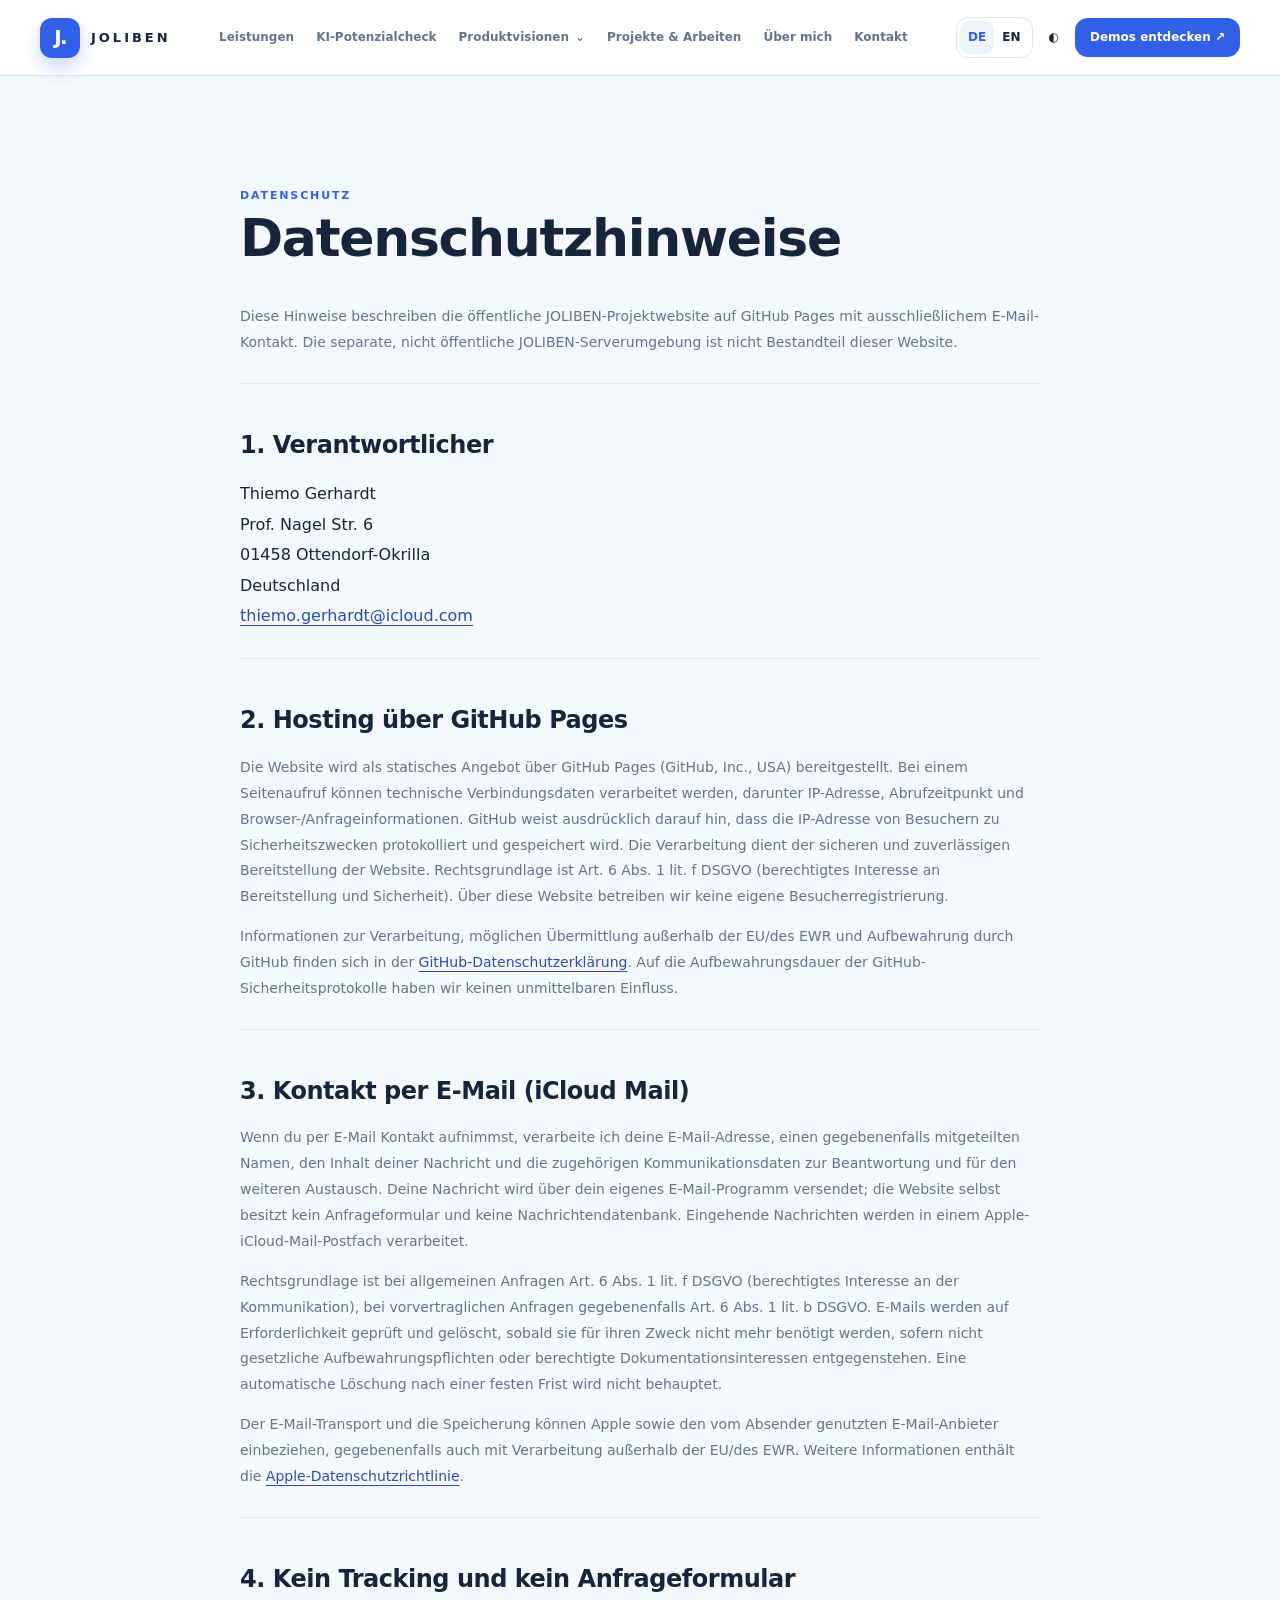
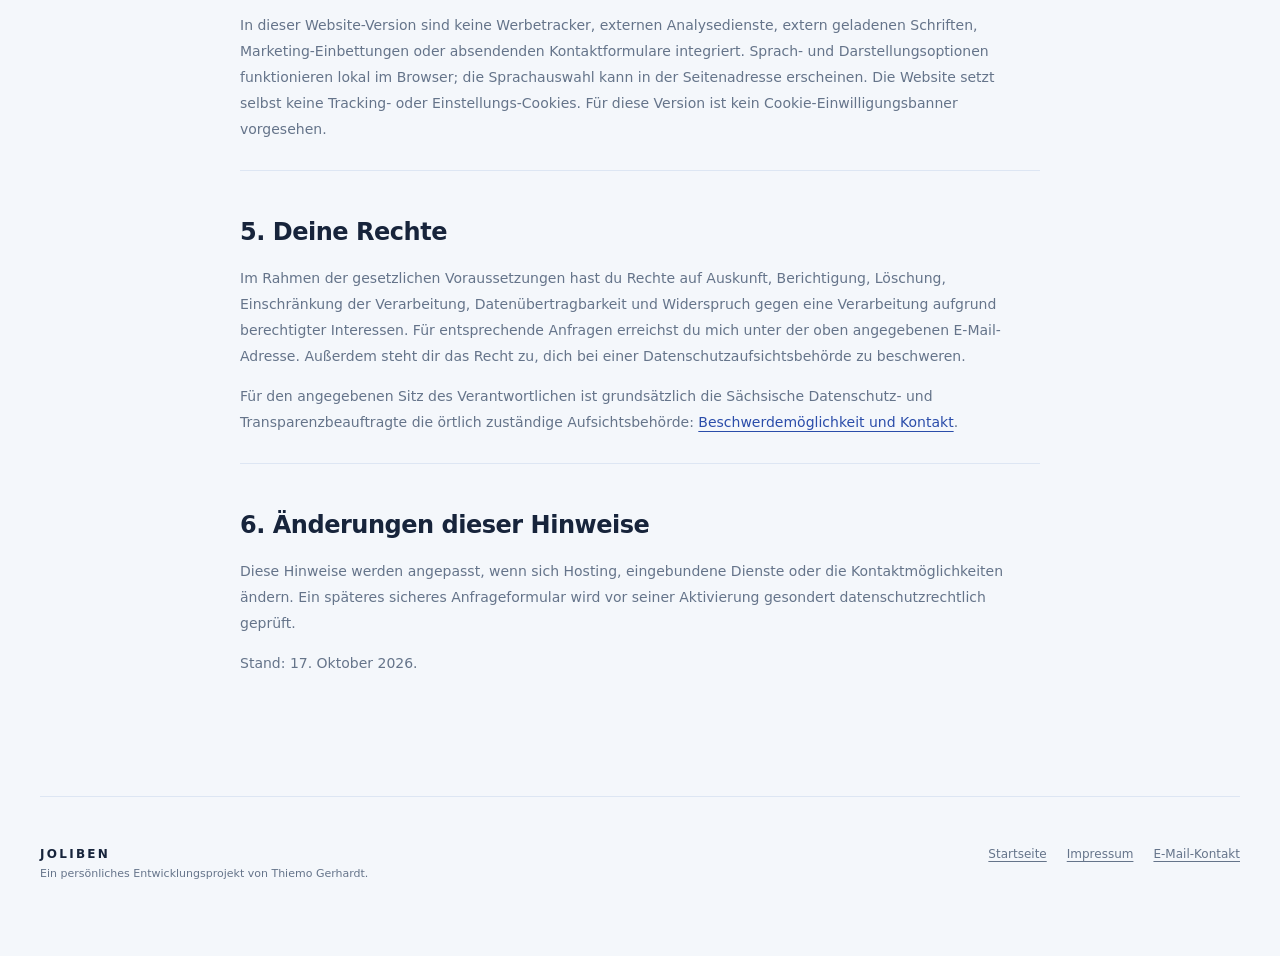
<file: datenschutz.html>
<!doctype html><html lang="de"><head><meta charset="utf-8"><meta name="viewport" content="width=device-width, initial-scale=1"><meta name="referrer" content="strict-origin-when-cross-origin"><title>Datenschutz — JOLIBEN</title><link rel="icon" href="assets/mark.svg" type="image/svg+xml"><link rel="stylesheet" href="assets/site.css"><script>document.documentElement.classList.add("js")</script><script defer src="assets/site.js"></script><style data-global-navigation>
/* Shared website navigation. Product section links remain a separate row. */
.global-header{position:sticky;top:0;z-index:60;background:var(--surface,#fff);border-bottom:1px solid var(--line,#dde6f3);color:var(--ink,#17243b)}
.global-row{width:min(1200px,calc(100% - 44px));height:75px;margin:auto;display:flex;align-items:center;justify-content:space-between;gap:22px}
.global-brand{display:flex;align-items:center;gap:11px;flex-shrink:0;font-size:13px;font-weight:900;letter-spacing:.23em;text-decoration:none;color:inherit}.global-mark{display:grid;place-items:center;width:40px;height:40px;border-radius:12px;background:#315fe8;color:white;font-size:20px;letter-spacing:-.09em;box-shadow:0 9px 19px #315fe840}
.global-links{display:flex;align-items:center;gap:22px;font-size:12px;font-weight:700;color:var(--mute,var(--muted,#65748a))}.global-links>a,.global-visions>summary{white-space:nowrap;text-decoration:none;color:inherit}.global-links a:hover,.global-visions>summary:hover,.global-links [aria-current=page],.global-visions.is-current>summary{color:var(--blue,#315fe8)}
.global-visions{position:relative}.global-visions>summary{display:flex;align-items:center;gap:6px;cursor:pointer;list-style:none;padding-block:18px}.global-visions>summary::-webkit-details-marker{display:none}.global-chevron{font-size:12px;transition:transform .15s}.global-visions[open] .global-chevron{transform:rotate(180deg)}
.global-dropdown{position:absolute;top:100%;left:-18px;min-width:240px;padding:9px;background:var(--surface,#fff);border:1px solid var(--line,#dde6f3);border-radius:15px;box-shadow:0 18px 45px #17243b24;z-index:70}.global-dropdown a{display:block;padding:11px 13px;border-radius:8px;text-decoration:none;color:var(--ink,#17243b);white-space:nowrap;font-size:13px;line-height:1.45}.global-dropdown a:hover,.global-dropdown a:focus-visible{background:var(--surface2,var(--soft,#eef3fa))}.global-dropdown small{display:block;color:var(--mute,var(--muted,#65748a));font-size:11px;font-weight:500;margin-top:3px}.global-dropdown .global-overview{border-bottom:1px solid var(--line,#dde6f3);border-radius:0;margin-bottom:4px;padding-bottom:13px}
.global-tools{display:flex;align-items:center;gap:8px;flex-shrink:0}.global-tools .language,.global-tools .lang{display:flex;border:1px solid var(--line,#dde6f3);border-radius:12px;padding:3px;background:var(--surface,#fff)}.global-tools .utility{display:block;border:0;border-radius:9px;padding:8px;font:800 12px/1.4 system-ui,sans-serif;color:var(--ink,#17243b);background:transparent;cursor:pointer}.global-tools .utility[aria-pressed=true]{background:var(--surface2,var(--soft,#eef3fa));color:var(--blue,#315fe8)}.global-header #themeButton{border:0;font-size:14px}.global-cta{display:inline-flex;align-items:center;border-radius:13px;padding:11px 15px;background:#315fe8;color:white;text-decoration:none;font-size:12px;line-height:1.4;font-weight:750;white-space:nowrap}.global-header .global-menu,.global-header #menuButton{display:none;border:1px solid var(--line,#dde6f3);font-size:17px;padding:6px 10px}.global-header a:focus-visible,.global-header button:focus-visible,.global-header summary:focus-visible,.global-subnav a:focus-visible{outline:3px solid #3d89ef;outline-offset:4px}
.global-subnav{background:var(--surface,#fff);border-bottom:1px solid var(--line,#dde6f3);color:var(--mute,var(--muted,#65748a))}.global-subrow{width:min(1200px,calc(100% - 44px));margin:auto;display:flex;align-items:center;gap:30px;min-height:49px}.global-subrow>strong{flex-shrink:0;font-size:11px;letter-spacing:.11em;color:var(--blue,#315fe8)}.global-section-links{display:flex;gap:26px;overflow-x:auto;padding:13px 3px;font-size:12px;font-weight:650;scrollbar-width:thin}.global-section-links a{white-space:nowrap;text-decoration:none;color:inherit}.global-section-links a:hover{color:var(--blue,#315fe8)}
@media(max-width:1190px){.global-header .global-menu,.global-header #menuButton{display:block}.global-links{display:none;position:absolute;top:75px;left:0;right:0;max-height:calc(100dvh - 75px);overflow-y:auto;padding:18px 24px;background:var(--surface,#fff);border-bottom:1px solid var(--line,#dde6f3);box-shadow:0 16px 28px #17243b14}.global-links.open{display:flex;align-items:stretch;flex-direction:column;gap:0}.global-links>a{display:block;padding:13px 5px;font-size:14px}.global-visions>summary{padding:13px 5px;font-size:14px;justify-content:space-between}.global-dropdown{position:static;min-width:0;box-shadow:none;margin:0 0 10px 5px;border-radius:12px}.global-subrow{gap:20px}}
@media(max-width:600px){.global-row,.global-subrow{width:calc(100% - 32px)}.global-row{gap:10px}.global-brand{font-size:11px;gap:8px;letter-spacing:.17em}.global-mark{width:35px;height:35px}.global-tools{gap:4px}.global-tools .utility{padding:7px}.global-cta{display:none}.global-subrow{display:block;padding-top:11px}.global-section-links{gap:22px;padding-block:9px 12px}}
@media(prefers-reduced-motion:reduce){.global-chevron{transition:none}}
</style><script defer src="assets/localization.js"></script></head><body><header class="global-header"><div class="global-row"><a class="global-brand" data-portfolio-link href="index.html" aria-label="JOLIBEN Startseite"><span class="global-mark">J.</span>JOLIBEN</a><nav class="global-links" id="mainNav" data-main-navigation aria-label="Hauptnavigation"><a data-portfolio-link href="leistungen.html"><span data-de="Leistungen" data-en="Services">Leistungen</span></a><a data-portfolio-link href="ki-potenzialcheck.html"><span data-de="KI-Potenzialcheck" data-en="AI potential check">KI-Potenzialcheck</span></a><details class="global-visions"><summary><span data-de="Produktvisionen" data-en="Product visions">Produktvisionen</span><span class="global-chevron" aria-hidden="true">⌄</span></summary><div class="global-dropdown"><a class="global-overview" data-portfolio-link href="index.html#produktvisionen"><span data-de="Alle Produktvisionen" data-en="All product visions">Alle Produktvisionen</span></a><a data-portfolio-link href="kiboraya.html">KIBORAYA<small><span data-de="Kreative Bewertung" data-en="Creative evaluation">Kreative Bewertung</span></small></a><a data-portfolio-link href="kanzlei.html">Kanzlei Lab<small><span data-de="Dokumente &amp; Entscheidungen" data-en="Documents &amp; decisions">Dokumente &amp; Entscheidungen</span></small></a><a data-portfolio-link href="commerce.html">Commerce Lab<small><span data-de="Produktdaten &amp; Texte" data-en="Product data &amp; copy">Produktdaten &amp; Texte</span></small></a></div></details><a data-portfolio-link href="arbeiten.html"><span data-de="Projekte &amp; Arbeiten" data-en="Projects &amp; work">Projekte &amp; Arbeiten</span></a><a data-portfolio-link href="index.html#person"><span data-de="Über mich" data-en="About">Über mich</span></a><a data-portfolio-link href="index.html#kontakt"><span data-de="Kontakt" data-en="Contact">Kontakt</span></a></nav><div class="global-tools"><div class="language"><button class="utility" type="button" data-language="de" aria-pressed="true">DE</button><button class="utility" type="button" data-language="en" aria-pressed="false">EN</button></div><button class="utility" type="button" data-theme aria-label="Darstellung wechseln">◐</button><button class="utility global-menu" type="button" data-menu aria-controls="mainNav" aria-expanded="false">☰</button><a class="global-cta" data-portfolio-link href="index.html#produktvisionen"><span data-de="Demos entdecken ↗" data-en="Explore the demos ↗">Demos entdecken ↗</span></a></div></div></header><main class="wrap section legal-text"><span class="eyebrow" data-en="PRIVACY INFORMATION">DATENSCHUTZ</span><h1 data-en="Privacy information">Datenschutzhinweise</h1>
<p data-en="This information describes the public JOLIBEN project website hosted on GitHub Pages, with contact by email only. It does not cover the separate, non-public JOLIBEN server environment.">Diese Hinweise beschreiben die öffentliche JOLIBEN-Projektwebsite auf GitHub Pages mit ausschließlichem E-Mail-Kontakt. Die separate, nicht öffentliche JOLIBEN-Serverumgebung ist nicht Bestandteil dieser Website.</p>
<section><h2 data-en="1. Controller">1. Verantwortlicher</h2><address>Thiemo Gerhardt<br>Prof. Nagel Str. 6<br>01458 Ottendorf-Okrilla<br><span data-en="Germany">Deutschland</span><br><a href="mailto:thiemo.gerhardt@icloud.com">thiemo.gerhardt@icloud.com</a></address></section>
<section><h2 data-en="2. Hosting via GitHub Pages">2. Hosting über GitHub Pages</h2><p data-en="The website is hosted as a static site using GitHub Pages, provided by GitHub, Inc., USA. When a page is accessed, technical connection data may be processed, such as IP address, time of access and browser/request information. GitHub states that visitor IP addresses are logged and stored for security purposes. Processing is necessary for secure, reliable website delivery. The legal basis is Art. 6(1)(f) GDPR (legitimate interest in providing and securing the website). We do not operate our own visitor registration through this website.">Die Website wird als statisches Angebot über GitHub Pages (GitHub, Inc., USA) bereitgestellt. Bei einem Seitenaufruf können technische Verbindungsdaten verarbeitet werden, darunter IP-Adresse, Abrufzeitpunkt und Browser-/Anfrageinformationen. GitHub weist ausdrücklich darauf hin, dass die IP-Adresse von Besuchern zu Sicherheitszwecken protokolliert und gespeichert wird. Die Verarbeitung dient der sicheren und zuverlässigen Bereitstellung der Website. Rechtsgrundlage ist Art. 6 Abs. 1 lit. f DSGVO (berechtigtes Interesse an Bereitstellung und Sicherheit). Über diese Website betreiben wir keine eigene Besucherregistrierung.</p><p data-en="Information on GitHub's processing, transfers outside the EU/EEA and retention is available in the <a href='https://docs.github.com/en/site-policy/privacy-policies/github-general-privacy-statement' target='_blank' rel='noopener noreferrer'>GitHub Privacy Statement</a>. We do not independently control GitHub's security-log retention periods.">Informationen zur Verarbeitung, möglichen Übermittlung außerhalb der EU/des EWR und Aufbewahrung durch GitHub finden sich in der <a href='https://docs.github.com/en/site-policy/privacy-policies/github-general-privacy-statement' target='_blank' rel='noopener noreferrer'>GitHub-Datenschutzerklärung</a>. Auf die Aufbewahrungsdauer der GitHub-Sicherheitsprotokolle haben wir keinen unmittelbaren Einfluss.</p></section>
<section><h2 data-en="3. Contact by email (iCloud Mail)">3. Kontakt per E-Mail (iCloud Mail)</h2><p data-en="If you contact me via email, I process your email address, any name you provide, the content of your message and related communication information to respond and communicate with you. Your message is sent through your own email application; the website itself has no submission form or message database. Incoming mail is processed in an Apple iCloud Mail account.">Wenn du per E-Mail Kontakt aufnimmst, verarbeite ich deine E-Mail-Adresse, einen gegebenenfalls mitgeteilten Namen, den Inhalt deiner Nachricht und die zugehörigen Kommunikationsdaten zur Beantwortung und für den weiteren Austausch. Deine Nachricht wird über dein eigenes E-Mail-Programm versendet; die Website selbst besitzt kein Anfrageformular und keine Nachrichtendatenbank. Eingehende Nachrichten werden in einem Apple-iCloud-Mail-Postfach verarbeitet.</p><p data-en="The legal basis is Art. 6(1)(f) GDPR for replying to general enquiries, or Art. 6(1)(b) GDPR if your enquiry concerns potential contractual steps. Emails are reviewed and deleted once they are no longer needed for the purpose, unless statutory retention requirements or legitimate documentation interests require longer retention. No fixed automatic deletion deadline is promised.">Rechtsgrundlage ist bei allgemeinen Anfragen Art. 6 Abs. 1 lit. f DSGVO (berechtigtes Interesse an der Kommunikation), bei vorvertraglichen Anfragen gegebenenfalls Art. 6 Abs. 1 lit. b DSGVO. E-Mails werden auf Erforderlichkeit geprüft und gelöscht, sobald sie für ihren Zweck nicht mehr benötigt werden, sofern nicht gesetzliche Aufbewahrungspflichten oder berechtigte Dokumentationsinteressen entgegenstehen. Eine automatische Löschung nach einer festen Frist wird nicht behauptet.</p><p data-en="Mail delivery and storage may involve Apple and the email provider used by the sender, including processing outside the EU/EEA. Further information is available in <a href='https://www.apple.com/de/legal/privacy/de-ww/' target='_blank' rel='noopener noreferrer'>Apple's privacy policy</a>.">Der E-Mail-Transport und die Speicherung können Apple sowie den vom Absender genutzten E-Mail-Anbieter einbeziehen, gegebenenfalls auch mit Verarbeitung außerhalb der EU/des EWR. Weitere Informationen enthält die <a href='https://www.apple.com/de/legal/privacy/de-ww/' target='_blank' rel='noopener noreferrer'>Apple-Datenschutzrichtlinie</a>.</p></section>
<section><h2 data-en="4. No analytics, advertising trackers or contact form">4. Kein Tracking und kein Anfrageformular</h2><p data-en="No advertising trackers, third-party analytics, externally hosted fonts, embedded marketing services or interactive submission forms are implemented in this website version. The language and appearance controls run locally in the browser; language navigation may be reflected in the page URL. The website does not set its own tracking or preference cookies. A cookie-consent banner is not used for this version.">In dieser Website-Version sind keine Werbetracker, externen Analysedienste, extern geladenen Schriften, Marketing-Einbettungen oder absendenden Kontaktformulare integriert. Sprach- und Darstellungsoptionen funktionieren lokal im Browser; die Sprachauswahl kann in der Seitenadresse erscheinen. Die Website setzt selbst keine Tracking- oder Einstellungs-Cookies. Für diese Version ist kein Cookie-Einwilligungsbanner vorgesehen.</p></section>
<section><h2 data-en="5. Rights of data subjects">5. Deine Rechte</h2><p data-en="Where the legal requirements apply, you have rights of access, rectification, erasure, restriction of processing, data portability, and objection to processing based on legitimate interests. You may contact me using the email address above. You also have the right to lodge a complaint with a data-protection supervisory authority.">Im Rahmen der gesetzlichen Voraussetzungen hast du Rechte auf Auskunft, Berichtigung, Löschung, Einschränkung der Verarbeitung, Datenübertragbarkeit und Widerspruch gegen eine Verarbeitung aufgrund berechtigter Interessen. Für entsprechende Anfragen erreichst du mich unter der oben angegebenen E-Mail-Adresse. Außerdem steht dir das Recht zu, dich bei einer Datenschutzaufsichtsbehörde zu beschweren.</p><p data-en="For the controller's location, the Saxon Data Protection and Transparency Commissioner is generally the locally competent supervisory authority: <a href='https://www.datenschutz.sachsen.de/beschwerde-einreichen.html' target='_blank' rel='noopener noreferrer'>complaints and contact</a>.">Für den angegebenen Sitz des Verantwortlichen ist grundsätzlich die Sächsische Datenschutz- und Transparenzbeauftragte die örtlich zuständige Aufsichtsbehörde: <a href='https://www.datenschutz.sachsen.de/beschwerde-einreichen.html' target='_blank' rel='noopener noreferrer'>Beschwerdemöglichkeit und Kontakt</a>.</p></section>
<section><h2 data-en="6. Changes to this information">6. Änderungen dieser Hinweise</h2><p data-en="These notices will be updated if the hosting, embedded services, or contact options change. A secure contact form, if introduced in a later version, requires a separate privacy review before activation.">Diese Hinweise werden angepasst, wenn sich Hosting, eingebundene Dienste oder die Kontaktmöglichkeiten ändern. Ein späteres sicheres Anfrageformular wird vor seiner Aktivierung gesondert datenschutzrechtlich geprüft.</p></section>
<p class="footnote" data-en="Last updated: 17 October 2026.">Stand: 17. Oktober 2026.</p></main><footer class="wrap site-footer"><div><strong>JOLIBEN</strong><p class="footnote" data-en="A personal development project by Thiemo Gerhardt.">Ein persönliches Entwicklungsprojekt von Thiemo Gerhardt.</p></div><div class="footer-links"><a href="index.html" data-en="Home">Startseite</a><a href="impressum.html" data-en="Legal notice">Impressum</a><a href="mailto:thiemo.gerhardt@icloud.com" data-en="Email contact">E-Mail-Kontakt</a></div></footer><script data-global-navigation>
/* Native disclosure keeps the product links usable without hover or a mouse. */
(()=>{'use strict';const header=document.querySelector('.global-header');if(!header)return;const disclosure=header.querySelector('.global-visions'),summary=disclosure.querySelector('summary'),links=header.querySelector('.global-links'),menu=header.querySelector('.global-menu');
const close=()=>{disclosure.open=false};
document.addEventListener('click',e=>{if(!disclosure.contains(e.target))close();if(!header.contains(e.target)&&links.classList.contains('open')){links.classList.remove('open');menu.setAttribute('aria-expanded','false')}});
disclosure.addEventListener('focusout',()=>{setTimeout(()=>{if(!disclosure.contains(document.activeElement))close()},0)});
header.addEventListener('click',e=>{if(e.target.closest('a'))close()});
document.addEventListener('keydown',e=>{if(e.key!=='Escape')return;if(disclosure.open){e.preventDefault();e.stopImmediatePropagation();close();summary.focus()}else if(links.classList.contains('open')){e.preventDefault();links.classList.remove('open');menu.setAttribute('aria-expanded','false');menu.focus()}},true);
const syncLanguage=()=>{const en=document.documentElement.lang==='en';header.querySelector('[data-main-navigation]').setAttribute('aria-label',en?'Main navigation':'Hauptnavigation');menu.setAttribute('aria-label',en?'Open or close navigation':'Navigation öffnen oder schließen');document.querySelector('.global-subnav')?.setAttribute('aria-label',en?'On this page':'Auf dieser Seite')};new MutationObserver(syncLanguage).observe(document.documentElement,{attributes:true,attributeFilter:['lang']});syncLanguage();
})();
</script></body></html>
</file>
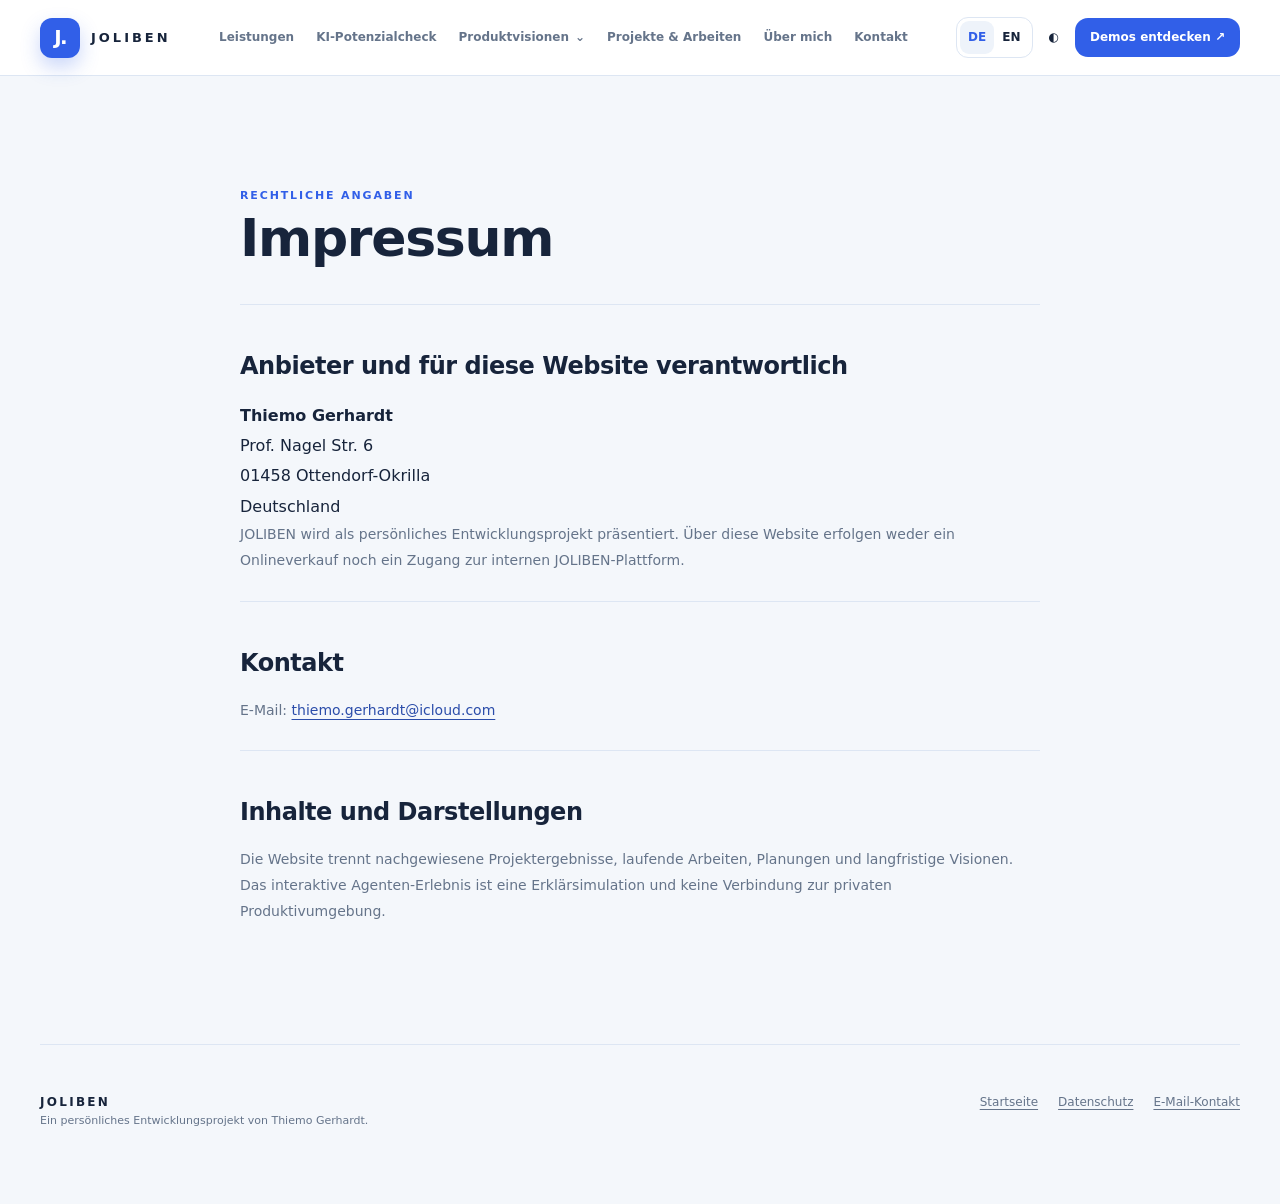
<file: impressum.html>
<!doctype html><html lang="de"><head><meta charset="utf-8"><meta name="viewport" content="width=device-width, initial-scale=1"><meta name="referrer" content="strict-origin-when-cross-origin"><title>Impressum — JOLIBEN</title><link rel="icon" href="assets/mark.svg" type="image/svg+xml"><link rel="stylesheet" href="assets/site.css"><script>document.documentElement.classList.add("js")</script><script defer src="assets/site.js"></script><style data-global-navigation>
/* Shared website navigation. Product section links remain a separate row. */
.global-header{position:sticky;top:0;z-index:60;background:var(--surface,#fff);border-bottom:1px solid var(--line,#dde6f3);color:var(--ink,#17243b)}
.global-row{width:min(1200px,calc(100% - 44px));height:75px;margin:auto;display:flex;align-items:center;justify-content:space-between;gap:22px}
.global-brand{display:flex;align-items:center;gap:11px;flex-shrink:0;font-size:13px;font-weight:900;letter-spacing:.23em;text-decoration:none;color:inherit}.global-mark{display:grid;place-items:center;width:40px;height:40px;border-radius:12px;background:#315fe8;color:white;font-size:20px;letter-spacing:-.09em;box-shadow:0 9px 19px #315fe840}
.global-links{display:flex;align-items:center;gap:22px;font-size:12px;font-weight:700;color:var(--mute,var(--muted,#65748a))}.global-links>a,.global-visions>summary{white-space:nowrap;text-decoration:none;color:inherit}.global-links a:hover,.global-visions>summary:hover,.global-links [aria-current=page],.global-visions.is-current>summary{color:var(--blue,#315fe8)}
.global-visions{position:relative}.global-visions>summary{display:flex;align-items:center;gap:6px;cursor:pointer;list-style:none;padding-block:18px}.global-visions>summary::-webkit-details-marker{display:none}.global-chevron{font-size:12px;transition:transform .15s}.global-visions[open] .global-chevron{transform:rotate(180deg)}
.global-dropdown{position:absolute;top:100%;left:-18px;min-width:240px;padding:9px;background:var(--surface,#fff);border:1px solid var(--line,#dde6f3);border-radius:15px;box-shadow:0 18px 45px #17243b24;z-index:70}.global-dropdown a{display:block;padding:11px 13px;border-radius:8px;text-decoration:none;color:var(--ink,#17243b);white-space:nowrap;font-size:13px;line-height:1.45}.global-dropdown a:hover,.global-dropdown a:focus-visible{background:var(--surface2,var(--soft,#eef3fa))}.global-dropdown small{display:block;color:var(--mute,var(--muted,#65748a));font-size:11px;font-weight:500;margin-top:3px}.global-dropdown .global-overview{border-bottom:1px solid var(--line,#dde6f3);border-radius:0;margin-bottom:4px;padding-bottom:13px}
.global-tools{display:flex;align-items:center;gap:8px;flex-shrink:0}.global-tools .language,.global-tools .lang{display:flex;border:1px solid var(--line,#dde6f3);border-radius:12px;padding:3px;background:var(--surface,#fff)}.global-tools .utility{display:block;border:0;border-radius:9px;padding:8px;font:800 12px/1.4 system-ui,sans-serif;color:var(--ink,#17243b);background:transparent;cursor:pointer}.global-tools .utility[aria-pressed=true]{background:var(--surface2,var(--soft,#eef3fa));color:var(--blue,#315fe8)}.global-header #themeButton{border:0;font-size:14px}.global-cta{display:inline-flex;align-items:center;border-radius:13px;padding:11px 15px;background:#315fe8;color:white;text-decoration:none;font-size:12px;line-height:1.4;font-weight:750;white-space:nowrap}.global-header .global-menu,.global-header #menuButton{display:none;border:1px solid var(--line,#dde6f3);font-size:17px;padding:6px 10px}.global-header a:focus-visible,.global-header button:focus-visible,.global-header summary:focus-visible,.global-subnav a:focus-visible{outline:3px solid #3d89ef;outline-offset:4px}
.global-subnav{background:var(--surface,#fff);border-bottom:1px solid var(--line,#dde6f3);color:var(--mute,var(--muted,#65748a))}.global-subrow{width:min(1200px,calc(100% - 44px));margin:auto;display:flex;align-items:center;gap:30px;min-height:49px}.global-subrow>strong{flex-shrink:0;font-size:11px;letter-spacing:.11em;color:var(--blue,#315fe8)}.global-section-links{display:flex;gap:26px;overflow-x:auto;padding:13px 3px;font-size:12px;font-weight:650;scrollbar-width:thin}.global-section-links a{white-space:nowrap;text-decoration:none;color:inherit}.global-section-links a:hover{color:var(--blue,#315fe8)}
@media(max-width:1190px){.global-header .global-menu,.global-header #menuButton{display:block}.global-links{display:none;position:absolute;top:75px;left:0;right:0;max-height:calc(100dvh - 75px);overflow-y:auto;padding:18px 24px;background:var(--surface,#fff);border-bottom:1px solid var(--line,#dde6f3);box-shadow:0 16px 28px #17243b14}.global-links.open{display:flex;align-items:stretch;flex-direction:column;gap:0}.global-links>a{display:block;padding:13px 5px;font-size:14px}.global-visions>summary{padding:13px 5px;font-size:14px;justify-content:space-between}.global-dropdown{position:static;min-width:0;box-shadow:none;margin:0 0 10px 5px;border-radius:12px}.global-subrow{gap:20px}}
@media(max-width:600px){.global-row,.global-subrow{width:calc(100% - 32px)}.global-row{gap:10px}.global-brand{font-size:11px;gap:8px;letter-spacing:.17em}.global-mark{width:35px;height:35px}.global-tools{gap:4px}.global-tools .utility{padding:7px}.global-cta{display:none}.global-subrow{display:block;padding-top:11px}.global-section-links{gap:22px;padding-block:9px 12px}}
@media(prefers-reduced-motion:reduce){.global-chevron{transition:none}}
</style><script defer src="assets/localization.js"></script></head><body><header class="global-header"><div class="global-row"><a class="global-brand" data-portfolio-link href="index.html" aria-label="JOLIBEN Startseite"><span class="global-mark">J.</span>JOLIBEN</a><nav class="global-links" id="mainNav" data-main-navigation aria-label="Hauptnavigation"><a data-portfolio-link href="leistungen.html"><span data-de="Leistungen" data-en="Services">Leistungen</span></a><a data-portfolio-link href="ki-potenzialcheck.html"><span data-de="KI-Potenzialcheck" data-en="AI potential check">KI-Potenzialcheck</span></a><details class="global-visions"><summary><span data-de="Produktvisionen" data-en="Product visions">Produktvisionen</span><span class="global-chevron" aria-hidden="true">⌄</span></summary><div class="global-dropdown"><a class="global-overview" data-portfolio-link href="index.html#produktvisionen"><span data-de="Alle Produktvisionen" data-en="All product visions">Alle Produktvisionen</span></a><a data-portfolio-link href="kiboraya.html">KIBORAYA<small><span data-de="Kreative Bewertung" data-en="Creative evaluation">Kreative Bewertung</span></small></a><a data-portfolio-link href="kanzlei.html">Kanzlei Lab<small><span data-de="Dokumente &amp; Entscheidungen" data-en="Documents &amp; decisions">Dokumente &amp; Entscheidungen</span></small></a><a data-portfolio-link href="commerce.html">Commerce Lab<small><span data-de="Produktdaten &amp; Texte" data-en="Product data &amp; copy">Produktdaten &amp; Texte</span></small></a></div></details><a data-portfolio-link href="arbeiten.html"><span data-de="Projekte &amp; Arbeiten" data-en="Projects &amp; work">Projekte &amp; Arbeiten</span></a><a data-portfolio-link href="index.html#person"><span data-de="Über mich" data-en="About">Über mich</span></a><a data-portfolio-link href="index.html#kontakt"><span data-de="Kontakt" data-en="Contact">Kontakt</span></a></nav><div class="global-tools"><div class="language"><button class="utility" type="button" data-language="de" aria-pressed="true">DE</button><button class="utility" type="button" data-language="en" aria-pressed="false">EN</button></div><button class="utility" type="button" data-theme aria-label="Darstellung wechseln">◐</button><button class="utility global-menu" type="button" data-menu aria-controls="mainNav" aria-expanded="false">☰</button><a class="global-cta" data-portfolio-link href="index.html#produktvisionen"><span data-de="Demos entdecken ↗" data-en="Explore the demos ↗">Demos entdecken ↗</span></a></div></div></header><main class="wrap section legal-text"><span class="eyebrow" data-en="LEGAL NOTICE">RECHTLICHE ANGABEN</span><h1 data-en="Legal notice">Impressum</h1>
<section><h2 data-en="Provider and person responsible for this website">Anbieter und für diese Website verantwortlich</h2><address><strong>Thiemo Gerhardt</strong><br>Prof. Nagel Str. 6<br>01458 Ottendorf-Okrilla<br><span data-en="Germany">Deutschland</span></address><p data-en="JOLIBEN is presented as a personal development project. No online sales or access to the internal JOLIBEN platform are offered here.">JOLIBEN wird als persönliches Entwicklungsprojekt präsentiert. Über diese Website erfolgen weder ein Onlineverkauf noch ein Zugang zur internen JOLIBEN-Plattform.</p></section>
<section><h2 data-en="Contact">Kontakt</h2><p><span data-en="Email:">E-Mail:</span> <a href="mailto:thiemo.gerhardt@icloud.com">thiemo.gerhardt@icloud.com</a></p></section>
<section><h2 data-en="Content and representations">Inhalte und Darstellungen</h2><p data-en="This website distinguishes documented project outcomes, ongoing work, planned features and long-term visions. The interactive agent experience is an explanatory simulation, not a connection to the private production environment.">Die Website trennt nachgewiesene Projektergebnisse, laufende Arbeiten, Planungen und langfristige Visionen. Das interaktive Agenten-Erlebnis ist eine Erklärsimulation und keine Verbindung zur privaten Produktivumgebung.</p></section>
</main><footer class="wrap site-footer"><div><strong>JOLIBEN</strong><p class="footnote" data-en="A personal development project by Thiemo Gerhardt.">Ein persönliches Entwicklungsprojekt von Thiemo Gerhardt.</p></div><div class="footer-links"><a href="index.html" data-en="Home">Startseite</a><a href="datenschutz.html" data-en="Privacy information">Datenschutz</a><a href="mailto:thiemo.gerhardt@icloud.com" data-en="Email contact">E-Mail-Kontakt</a></div></footer><script data-global-navigation>
/* Native disclosure keeps the product links usable without hover or a mouse. */
(()=>{'use strict';const header=document.querySelector('.global-header');if(!header)return;const disclosure=header.querySelector('.global-visions'),summary=disclosure.querySelector('summary'),links=header.querySelector('.global-links'),menu=header.querySelector('.global-menu');
const close=()=>{disclosure.open=false};
document.addEventListener('click',e=>{if(!disclosure.contains(e.target))close();if(!header.contains(e.target)&&links.classList.contains('open')){links.classList.remove('open');menu.setAttribute('aria-expanded','false')}});
disclosure.addEventListener('focusout',()=>{setTimeout(()=>{if(!disclosure.contains(document.activeElement))close()},0)});
header.addEventListener('click',e=>{if(e.target.closest('a'))close()});
document.addEventListener('keydown',e=>{if(e.key!=='Escape')return;if(disclosure.open){e.preventDefault();e.stopImmediatePropagation();close();summary.focus()}else if(links.classList.contains('open')){e.preventDefault();links.classList.remove('open');menu.setAttribute('aria-expanded','false');menu.focus()}},true);
const syncLanguage=()=>{const en=document.documentElement.lang==='en';header.querySelector('[data-main-navigation]').setAttribute('aria-label',en?'Main navigation':'Hauptnavigation');menu.setAttribute('aria-label',en?'Open or close navigation':'Navigation öffnen oder schließen');document.querySelector('.global-subnav')?.setAttribute('aria-label',en?'On this page':'Auf dieser Seite')};new MutationObserver(syncLanguage).observe(document.documentElement,{attributes:true,attributeFilter:['lang']});syncLanguage();
})();
</script></body></html>
</file>
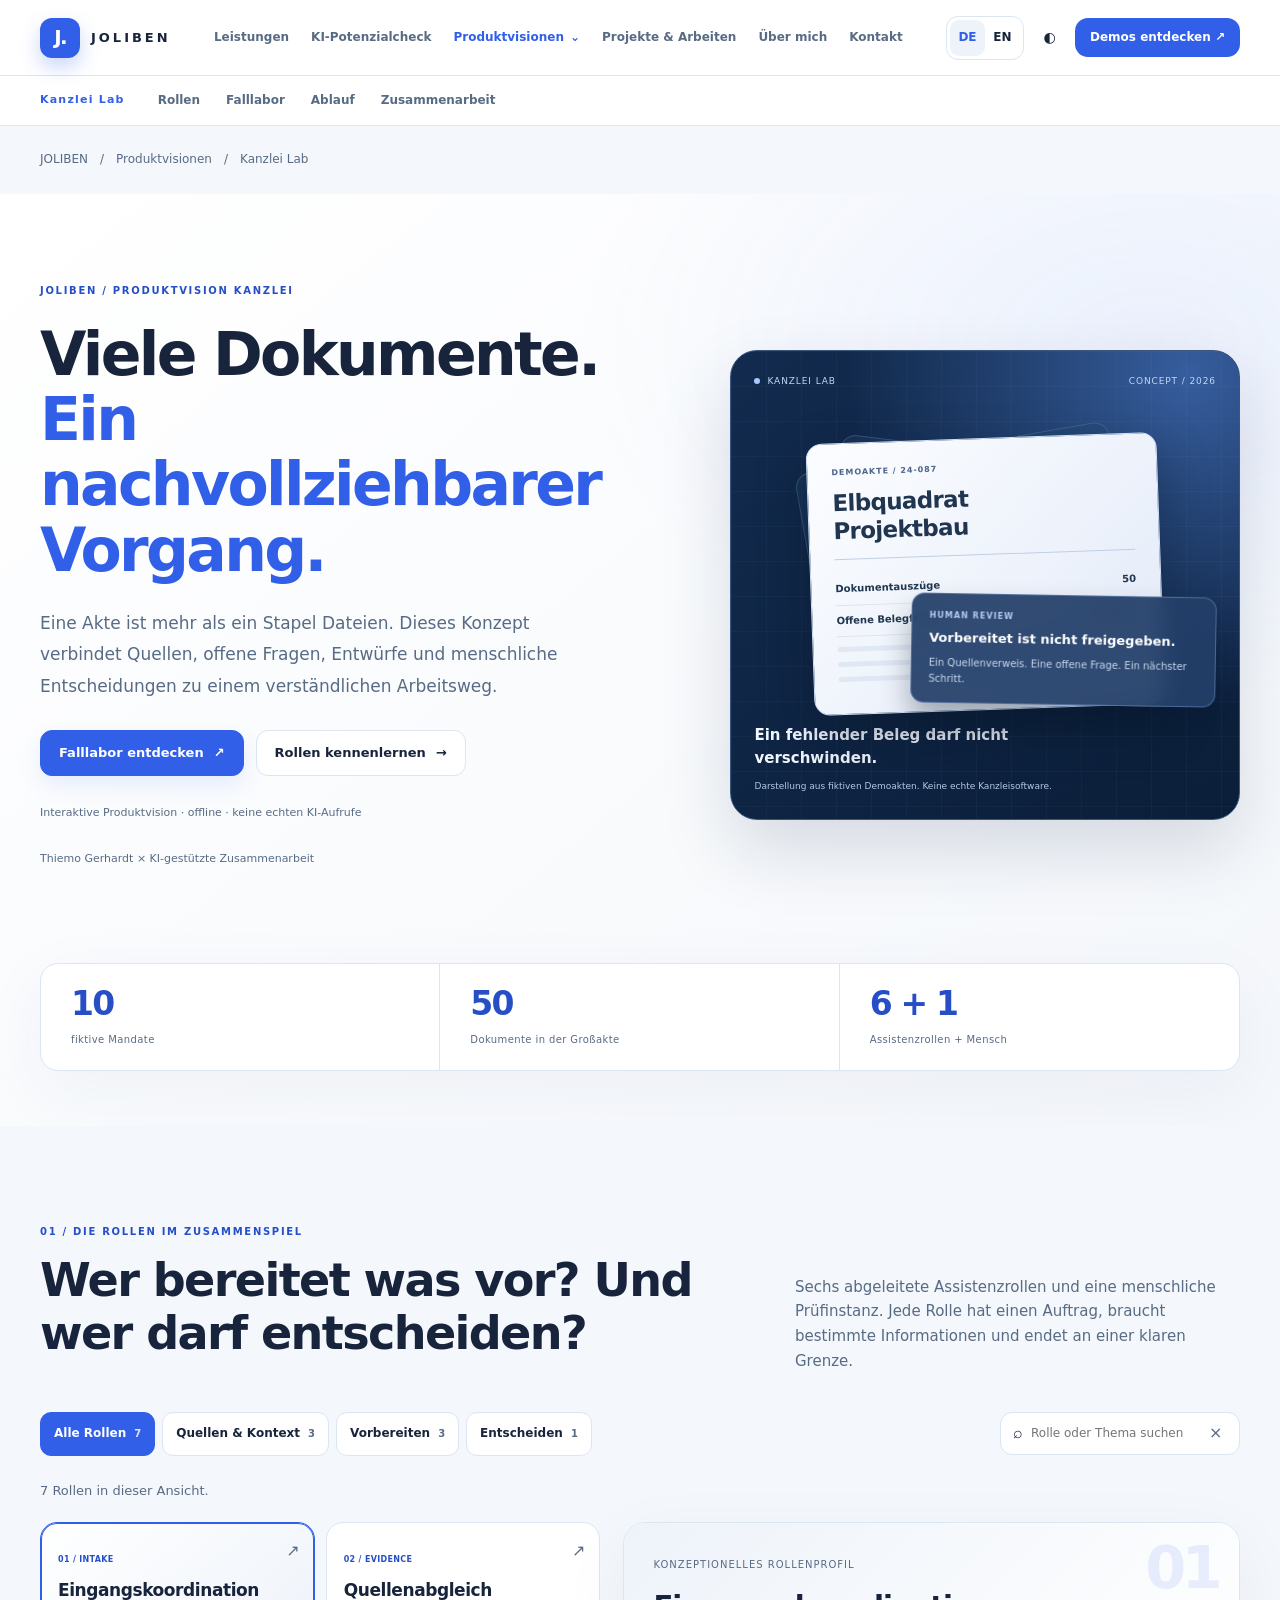
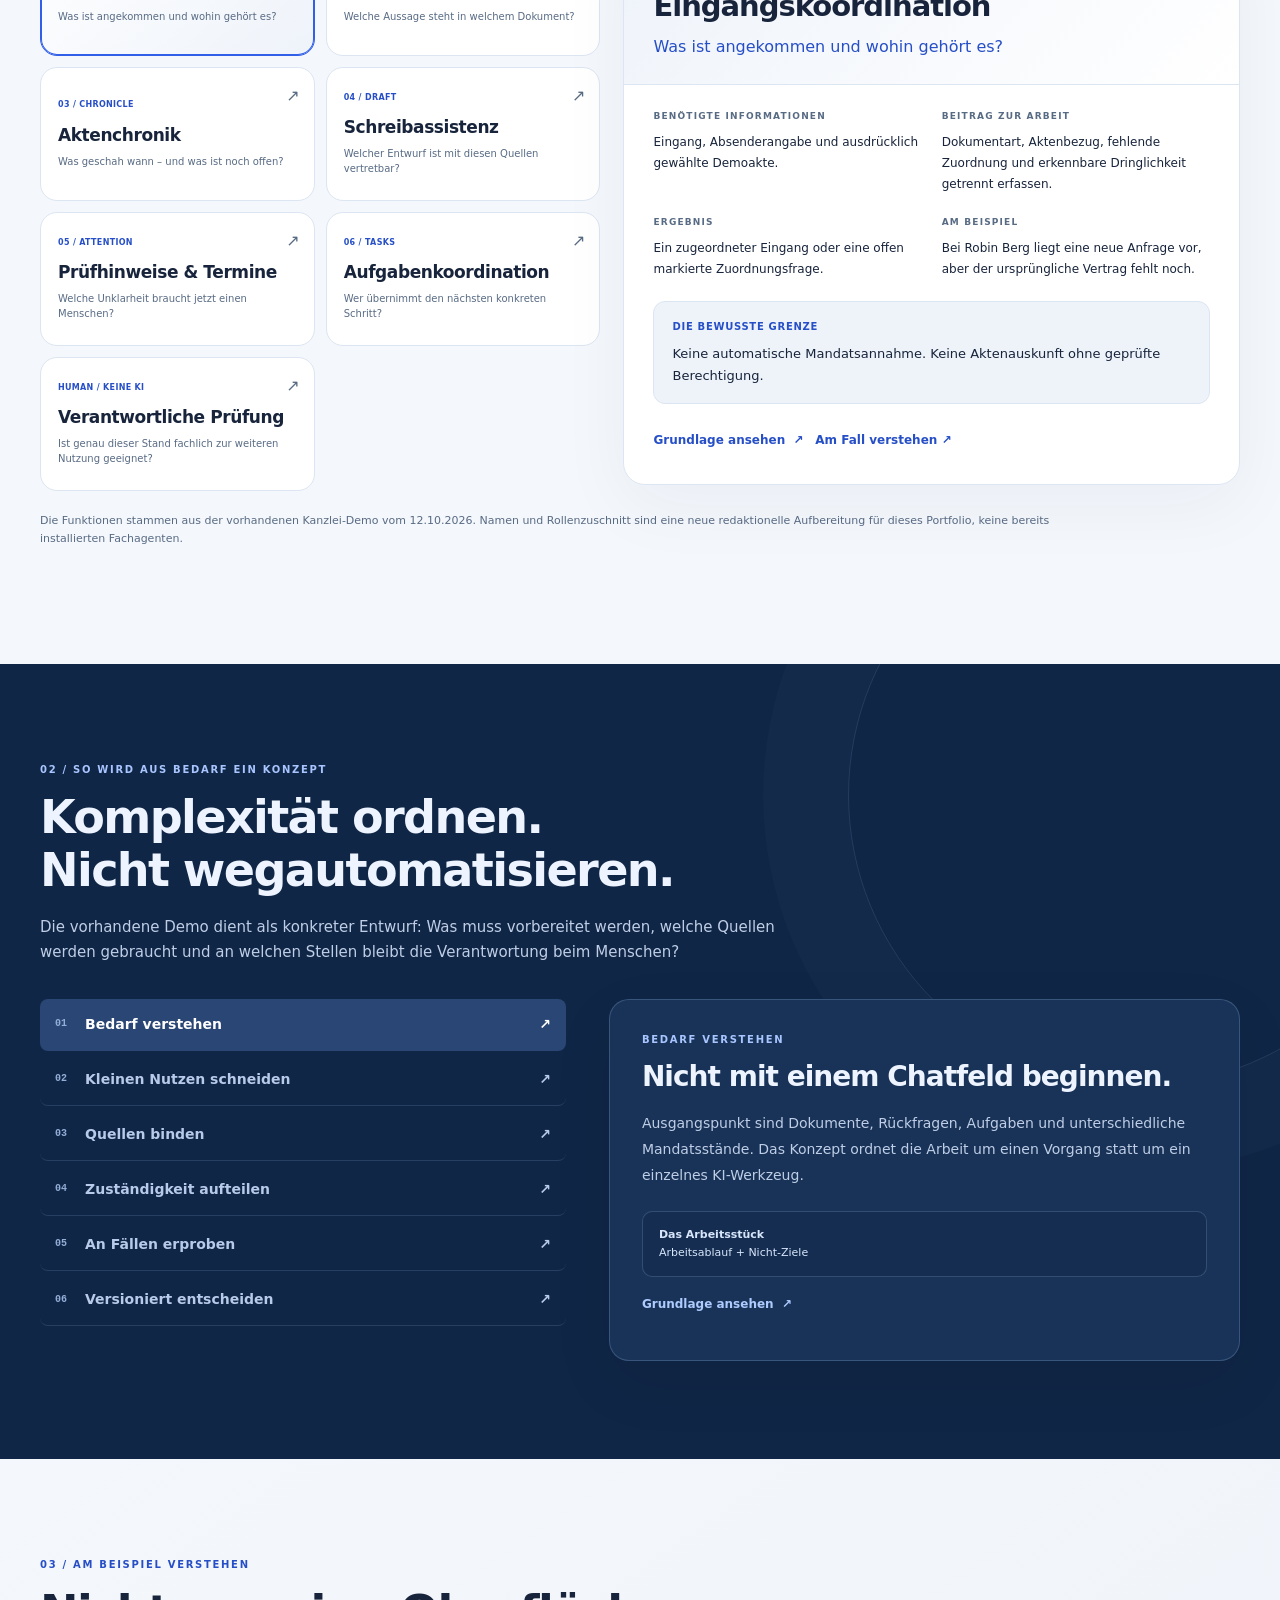
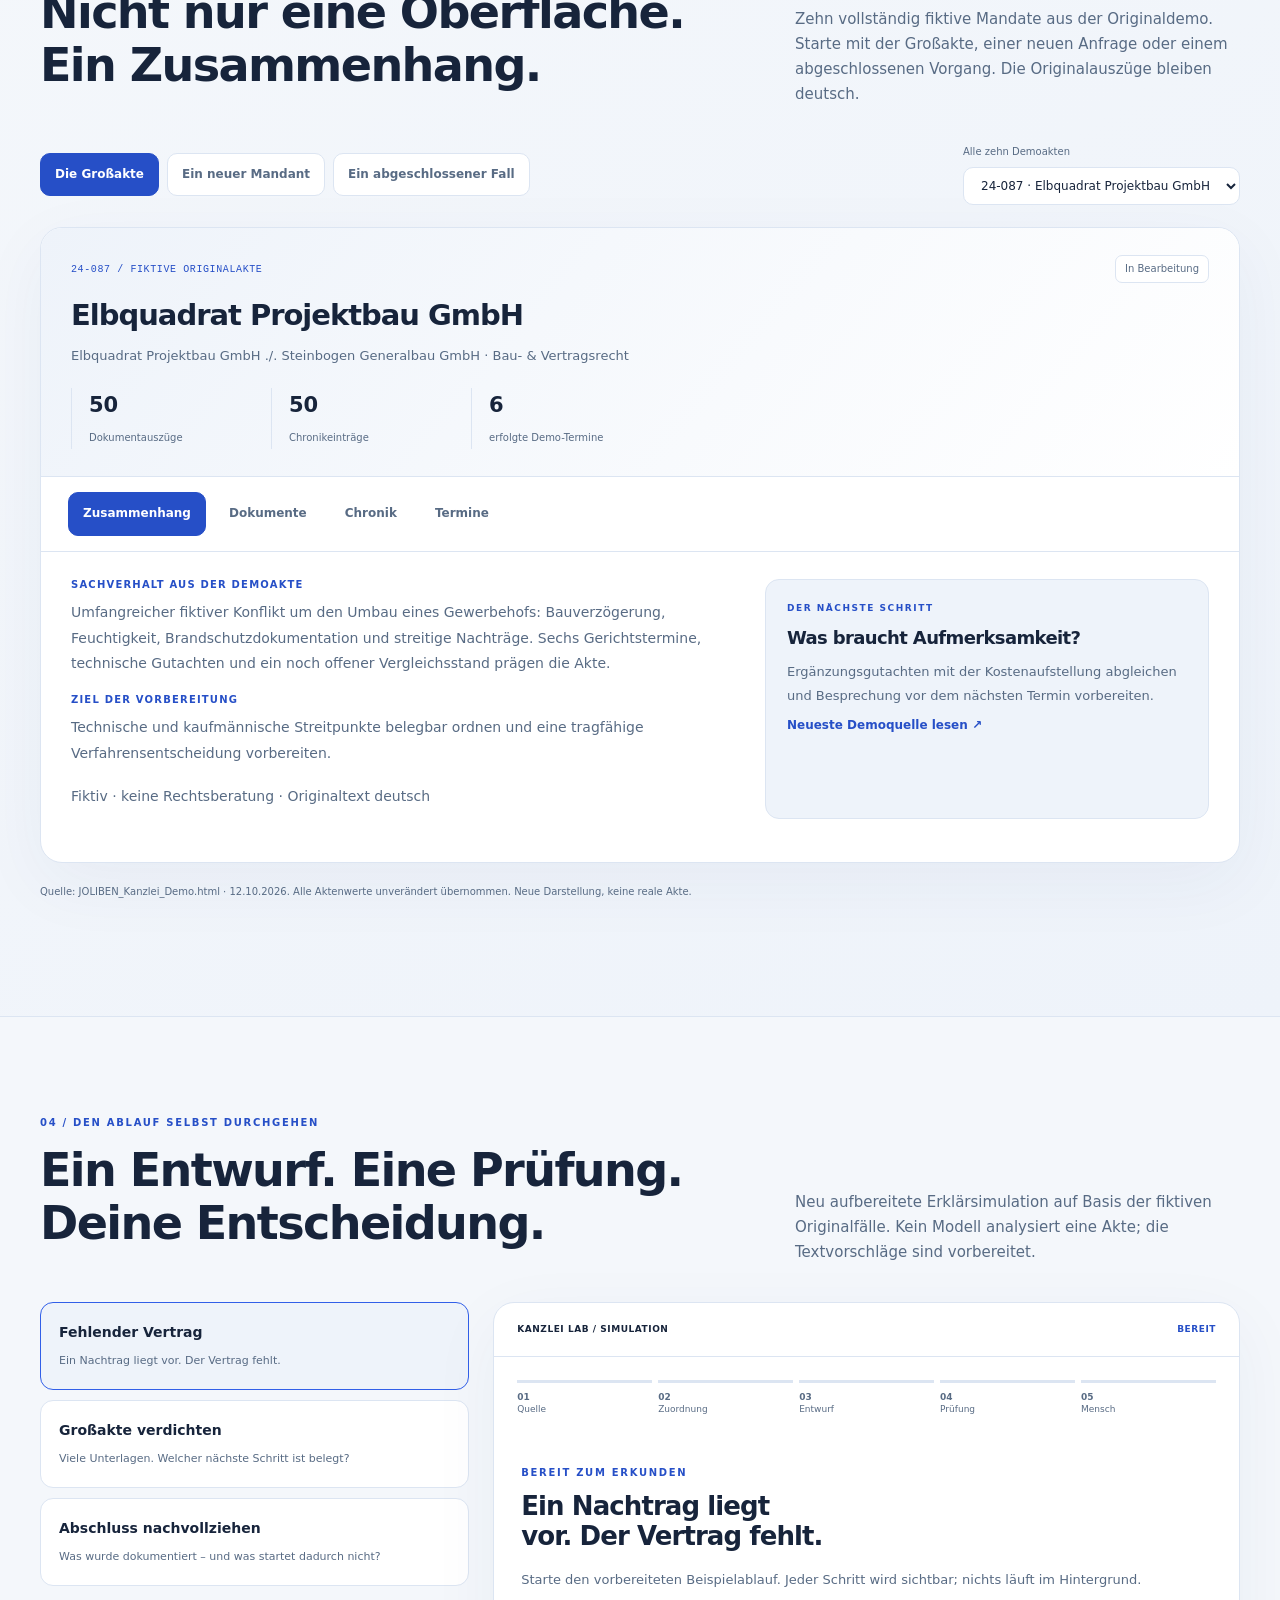
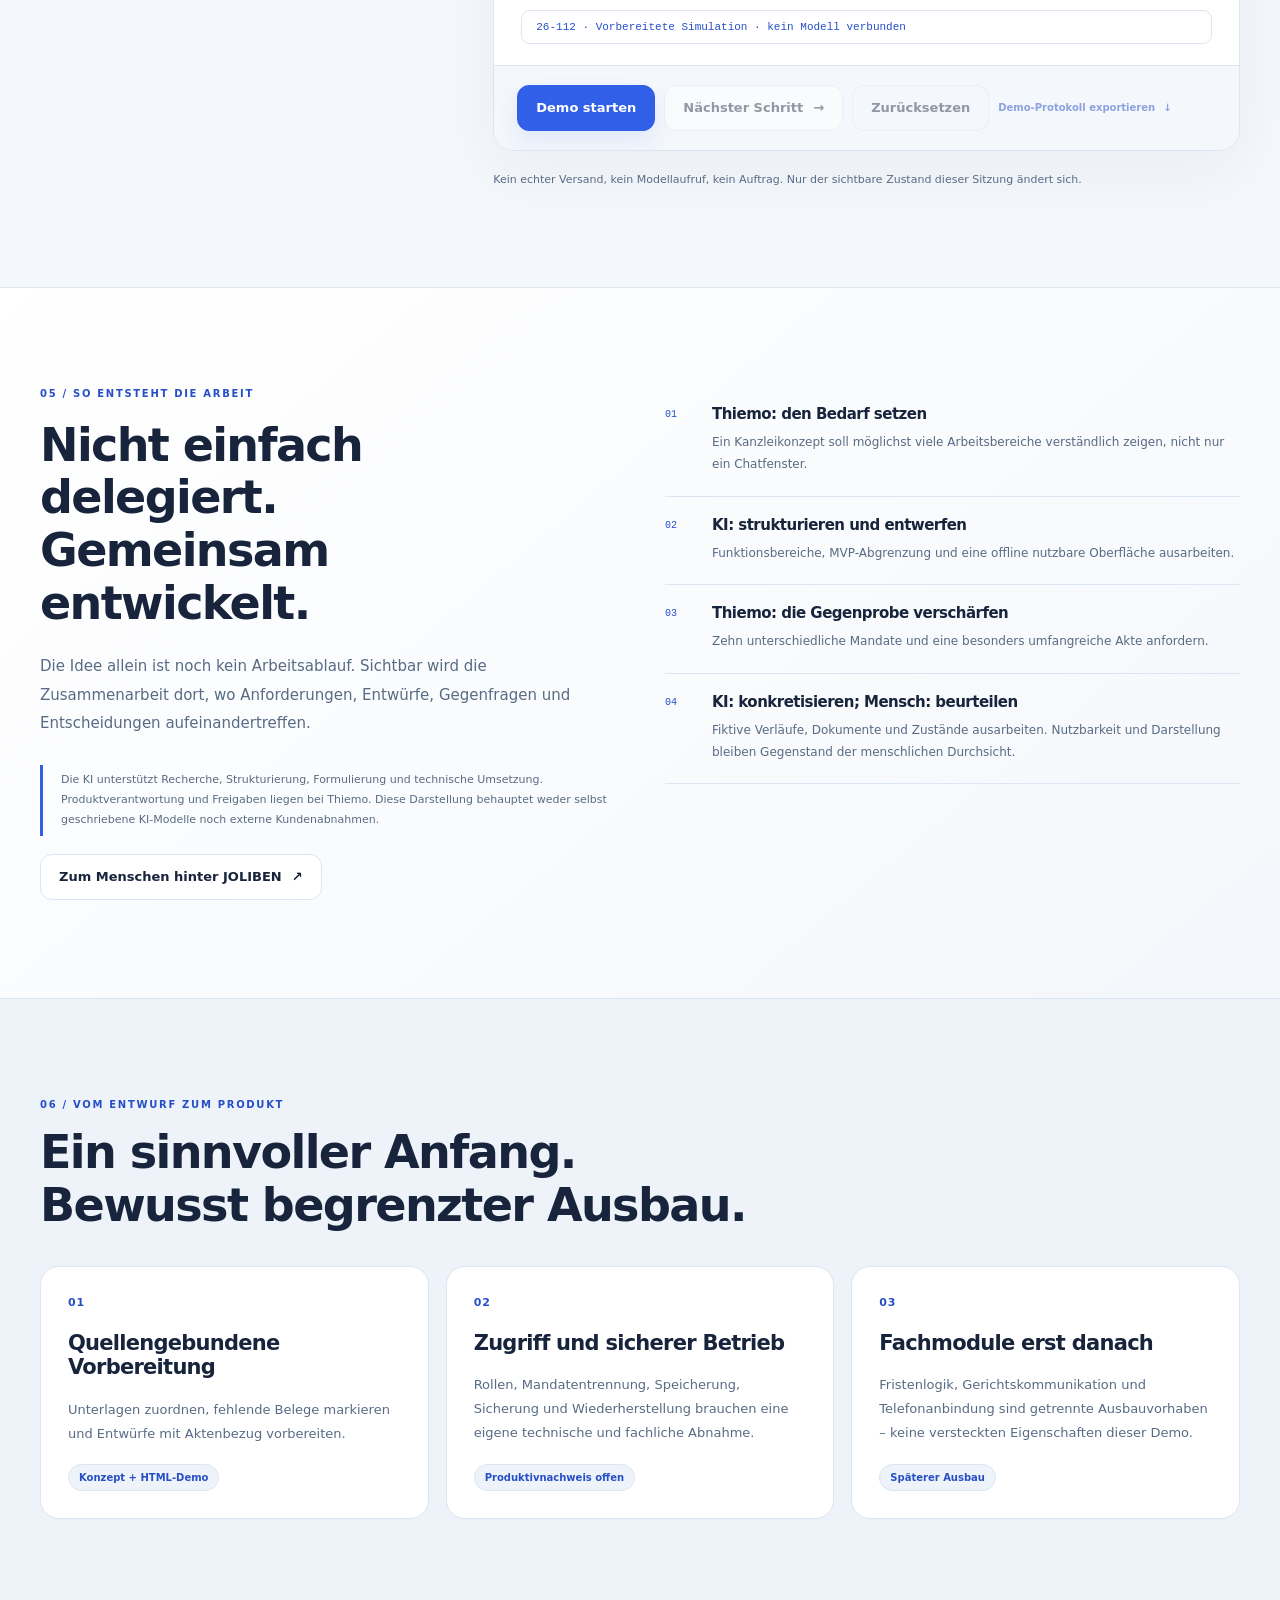
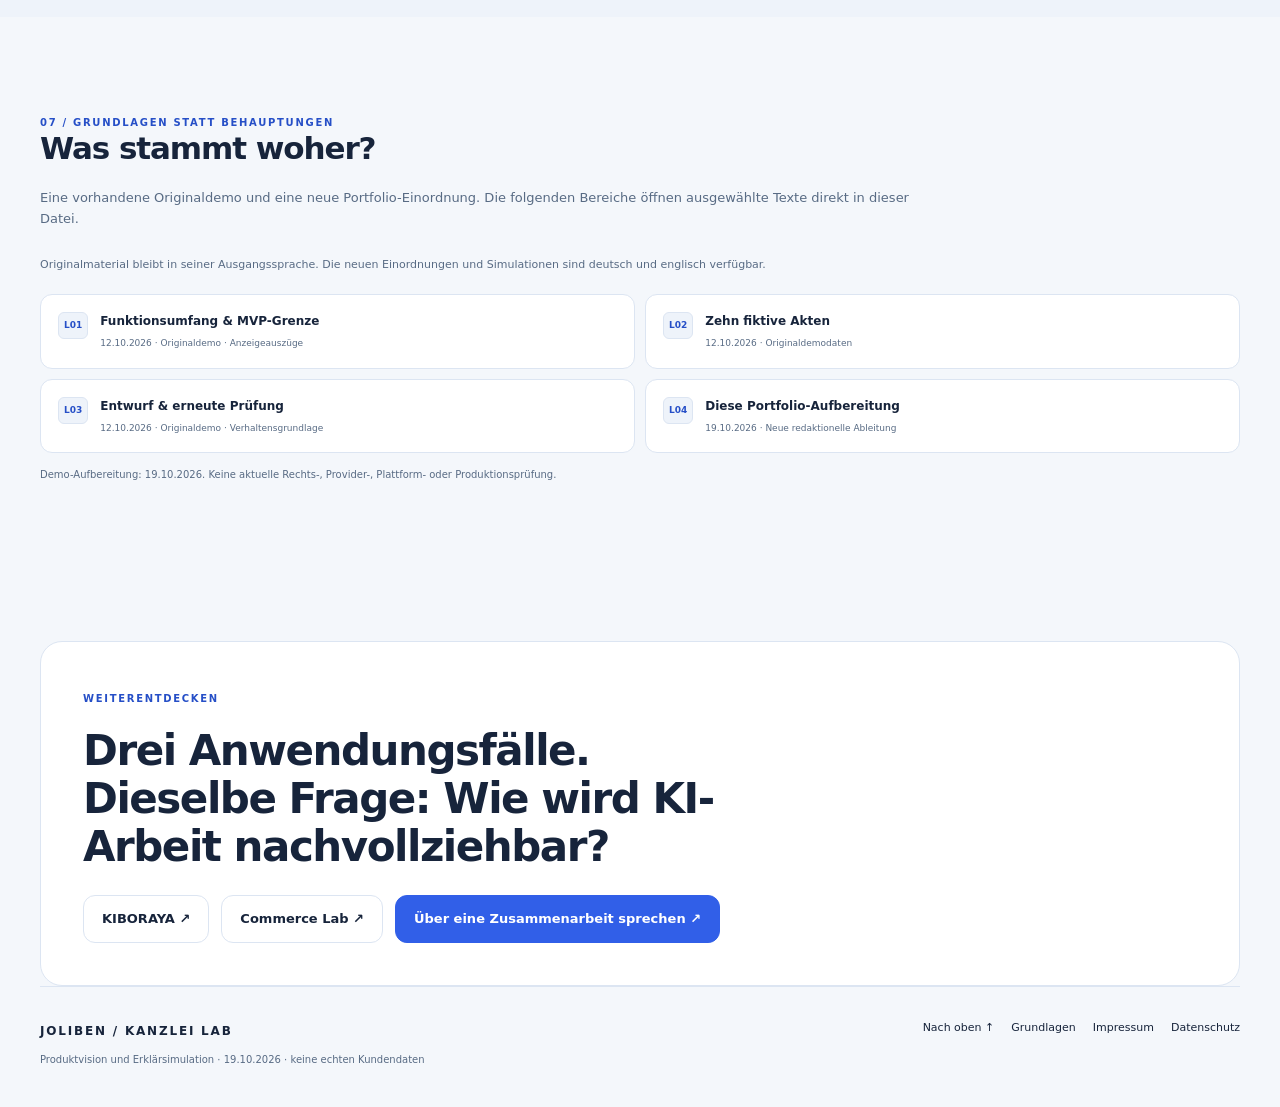
<file: kanzlei.html>
<!doctype html>
<html lang="de"><head><meta charset="utf-8"><meta name="viewport" content="width=device-width,initial-scale=1"><meta name="theme-color" content="#f4f7fb"><meta name="description" content="Eine Akte ist mehr als ein Stapel Dateien. Dieses Konzept verbindet Quellen, offene Fragen, Entwürfe und menschliche Entscheidungen zu einem verständlichen Arbeitsweg."><meta http-equiv="Content-Security-Policy" content="default-src 'none'; script-src 'unsafe-inline'; style-src 'unsafe-inline'; img-src data:; connect-src 'none'; font-src 'none'; object-src 'none'; frame-src 'none'; base-uri 'none'; form-action 'none'"><title>JOLIBEN | Kanzlei Lab</title><style>:root{color-scheme:light;--bg:#f4f7fb;--surface:#fff;--soft:#eef3fa;--ink:#17243b;--muted:#586b84;--line:#dce5f2;--blue:#315fe8;--blue-text:#264fc7;--navy:#102646;--amber:#85560c;--amber-bg:#fff4df;--teal:#146a5d;--teal-bg:#e6f5ef;--shadow:0 20px 70px #223b6d0d;--radius:22px}*{box-sizing:border-box}html{scroll-behavior:smooth;scroll-padding-top:100px}body{margin:0;background:var(--bg);color:var(--ink);font:16px/1.65 system-ui,-apple-system,BlinkMacSystemFont,'Segoe UI',sans-serif;-webkit-font-smoothing:antialiased}body.dark{color-scheme:dark;--bg:#0a1322;--surface:#14233b;--soft:#1b2d48;--ink:#eaf1ff;--muted:#adc0da;--line:#304461;--blue:#91b0ff;--blue-text:#acc4ff;--navy:#0e223e;--amber:#f0cd91;--amber-bg:#382f23;--teal:#a3e2d1;--teal-bg:#173d39;--shadow:0 20px 70px #0003}body.modal-open{overflow:hidden}button,input,select{font:inherit}button{cursor:pointer}button:disabled{cursor:not-allowed;opacity:.5}button,a,input{outline-offset:5px}button:focus-visible,a:focus-visible,input:focus-visible,summary:focus-visible{outline:3px solid var(--blue)}a{color:inherit;text-decoration:none}button{color:var(--ink)}h1,h2,h3,h4{line-height:1.15;letter-spacing:-.035em;font-weight:720;margin:0 0 18px;text-wrap:balance}p{margin:0 0 18px;color:var(--muted)}[hidden]{display:none!important}.wrap{width:min(1200px,calc(100% - 64px));margin-inline:auto}.eyebrow{font-size:10px;font-weight:800;letter-spacing:.17em;text-transform:uppercase;color:var(--blue-text)}.micro{font-size:11px;color:var(--muted)}.small{font-size:13px}.mono{font-family:ui-monospace,SFMono-Regular,Consolas,monospace}.section{padding:98px 0}.section-head{display:flex;align-items:end;justify-content:space-between;gap:40px;margin-bottom:34px}.section-head h2{font-size:clamp(32px,3.6vw,49px);margin-top:13px;max-width:750px}.section-head p{font-size:15px;max-width:445px;margin-bottom:4px}.section-head .intro{max-width:660px}.section-head.stacked{display:block}.section-head.stacked p{max-width:760px}.btn{display:inline-flex;justify-content:center;align-items:center;gap:10px;min-height:46px;border:1px solid var(--line);border-radius:12px;padding:11px 18px;font-size:13px;font-weight:720;background:var(--surface);color:var(--ink);transition:transform .16s,box-shadow .16s}.btn:hover{transform:translateY(-2px);box-shadow:var(--shadow)}.btn.primary{background:#315fe8;border-color:#315fe8;color:#fff;box-shadow:0 10px 22px #315fe81a}.btn.quiet{background:transparent}.btn.tiny{min-height:38px;padding:8px 12px;font-size:12px}.actions{display:flex;align-items:center;gap:12px;flex-wrap:wrap}.pill{display:inline-flex;gap:6px;align-items:center;max-width:100%;border:1px solid var(--line);border-radius:30px;padding:5px 10px;font-size:10px;font-weight:750;background:var(--soft);color:var(--blue-text);line-height:1.5}.pill.amber{color:var(--amber);background:var(--amber-bg);border-color:transparent}.pill.teal{color:var(--teal);background:var(--teal-bg);border-color:transparent}.source-link{display:inline-flex;align-items:center;gap:8px;background:transparent;border:0;padding:7px 0;min-height:38px;color:var(--blue-text);text-align:left;font-size:12px;font-weight:750}.source-link:hover{text-decoration:underline}.boundary{padding:15px 18px;border-left:3px solid var(--line);border-radius:0 10px 10px 0;background:var(--soft);font-size:12px;color:var(--muted);line-height:1.7}.boundary b{color:var(--ink)}.skip{position:fixed;top:-100px;left:20px;z-index:2000;background:var(--surface);border:2px solid var(--blue);padding:12px}.skip:focus{top:12px}.nav{position:sticky;top:0;z-index:100;background:color-mix(in srgb,var(--surface) 94%,transparent);backdrop-filter:blur(18px);border-bottom:1px solid var(--line)}.nav-inner{display:flex;align-items:center;gap:25px;height:78px}.brand{display:flex;align-items:center;gap:10px;letter-spacing:.15em;font-weight:850;font-size:12px;white-space:nowrap}.brand-mark{display:grid;place-items:center;width:39px;height:39px;background:#315fe8;color:white;border-radius:11px;letter-spacing:-.04em;font-size:20px;font-weight:820;box-shadow:0 7px 20px #315fe822}.brand-sub{margin-left:2px;padding-left:13px;border-left:1px solid var(--line);font-weight:500;color:var(--muted);letter-spacing:.07em;font-size:10px}.nav-links{margin-left:auto;display:flex;gap:21px;align-items:center;font-size:12px;font-weight:650;color:var(--muted)}.nav-links a:hover{color:var(--blue)}.nav-tools{display:flex;align-items:center;gap:7px}.lang{display:flex;border:1px solid var(--line);padding:3px;border-radius:11px;background:var(--surface)}.utility{border:0;background:transparent;color:var(--muted);min-width:35px;min-height:36px;padding:6px 7px;border-radius:8px;font-size:11px;font-weight:780}.utility[aria-pressed=true]{background:var(--soft);color:var(--blue-text)}#themeButton{border:1px solid var(--line);font-size:17px}#menuButton{display:none;border:1px solid var(--line);font-size:17px}.demo-line{border-bottom:1px solid var(--line);padding:8px 0;background:var(--surface)}.demo-line .wrap{display:flex;justify-content:space-between;gap:16px;font-size:10px;color:var(--muted)}.demo-line strong{font-weight:750;color:var(--blue-text)}.k-hero{position:relative;overflow:hidden;background:radial-gradient(ellipse 800px 500px at 90% 16%,#5f8dff17,transparent 72%),linear-gradient(140deg,var(--surface),var(--bg))}.hero-grid{display:grid;grid-template-columns:1.05fr .95fr;gap:55px;align-items:center;padding:89px 0 77px}.hero-copy h1{font-size:clamp(43px,4.75vw,68px);line-height:1.085;letter-spacing:-.044em;margin:23px 0 25px;max-width:650px}.hero-copy h1 em{font-style:normal;color:var(--blue)}.hero-copy .lead{font-size:17px;line-height:1.85;max-width:560px;margin-bottom:28px}.hero-copy .credit{margin-top:28px;font-size:11px;color:var(--muted)}.hero-lab{position:relative;min-height:445px;border:1px solid #31507c;border-radius:27px;background:#102443;box-shadow:0 35px 70px #1a336221;overflow:hidden;isolation:isolate;color:white}.hero-poster{position:absolute;inset:0;width:100%;height:100%;object-fit:cover;opacity:.23;z-index:-2;filter:saturate(.7)}.hero-lab:after{content:'';position:absolute;inset:0;background:linear-gradient(0deg,#102443 0%,#10244344 52%,#0c254933);z-index:-1}.hero-label{display:flex;justify-content:space-between;padding:22px 23px;font-size:9px;font-weight:720;letter-spacing:.1em;color:#c9d9f6}.hero-label .led{display:inline-block;width:6px;height:6px;background:#9fc1ff;border-radius:50%;margin-right:6px}.constellation{position:relative;height:306px;display:grid;place-items:center}.ring{position:absolute;border:1px solid #acc9ff33;border-radius:50%;width:276px;height:276px}.ring.two{width:208px;height:208px;border-style:dashed}.k-core{position:relative;width:125px;height:125px;border:1px solid #8babed83;background:linear-gradient(145deg,#426de75c,#142b4edb);border-radius:33px;box-shadow:0 0 70px #4989f333;display:flex;align-items:center;justify-content:center;flex-direction:column;transform:rotate(-5deg)}.k-core b{font-size:52px;letter-spacing:-.09em;line-height:1}.k-core span{font-size:8px;letter-spacing:.16em;margin-top:13px;color:#bed2f6}.orbit-role{position:absolute;display:flex;gap:9px;align-items:center;padding:10px 12px;border:1px solid #9abaff50;background:#132e50e6;border-radius:12px;color:#eaf3ff;font-size:10px;font-weight:700;box-shadow:0 6px 22px #0002;transition:transform .2s}.orbit-role:hover{transform:translateY(-3px);border-color:#a9c6ff}.orbit-role .mini-symbol{font:11px ui-monospace,monospace;color:#9bbfff;width:20px;height:20px;background:#719af522;display:grid;place-items:center;border-radius:6px}.orbit-role.pos1{top:7px;left:20px}.orbit-role.pos2{top:25px;right:18px}.orbit-role.pos3{top:131px;left:9px}.orbit-role.pos4{top:147px;right:8px}.orbit-role.pos5{bottom:13px;left:24px}.orbit-role.pos6{bottom:2px;right:27px}.hero-lab-foot{display:flex;gap:8px;align-items:center;justify-content:center;margin:4px 18px 19px;font-size:9px;color:#c0d3f3}.hero-lab-foot span{border:1px solid #7c9dcc3b;padding:5px 9px;border-radius:8px}.hero-figcaption{font-size:9px;text-align:center;color:var(--muted);margin:10px 10px 0}.numbers{display:grid;grid-template-columns:repeat(4,1fr);padding:26px 0;border-block:1px solid var(--line)}.numbers>div{padding-left:28px;border-left:1px solid var(--line);display:flex;gap:14px;align-items:center}.numbers>div:first-child{padding-left:0;border-left:0}.numbers strong{font-size:39px;letter-spacing:-.07em;font-weight:700;line-height:1}.numbers span{font-size:11px;color:var(--muted);max-width:105px;line-height:1.5}.number-note{padding:11px 0 18px;font-size:10px;color:var(--muted)}.catalog-tools{display:flex;justify-content:space-between;align-items:center;gap:18px;margin-bottom:24px}.group-filters{display:flex;gap:6px;flex-wrap:wrap}.group-button{border:1px solid var(--line);background:var(--surface);padding:10px 13px;border-radius:11px;font-size:12px;font-weight:680;min-height:44px}.group-button .num{margin-left:8px;color:var(--muted);font-size:10px}.group-button[aria-pressed=true]{color:white;background:#315fe8;border-color:#315fe8}.group-button[aria-pressed=true] .num{color:#d8e3ff}.search{display:flex;align-items:center;gap:8px;border:1px solid var(--line);background:var(--surface);padding:6px 12px;border-radius:12px;width:240px;min-width:180px}.search input{width:100%;background:none;border:0;padding:5px 0;color:var(--ink);font-size:12px;min-width:0;outline-offset:2px}.search button{border:0;background:none;color:var(--muted);font-size:16px;min-width:24px;min-height:26px}.group-description{margin-bottom:20px;font-size:13px;min-height:22px}.jury-layout{display:grid;grid-template-columns:.92fr 1.08fr;gap:23px;align-items:start}.role-list{display:grid;grid-template-columns:1fr 1fr;gap:11px}.role-card{position:relative;min-height:159px;text-align:left;border:1px solid var(--line);background:var(--surface);padding:21px 17px;border-radius:17px;transition:box-shadow .16s,border-color .16s}.role-card:hover{border-color:var(--blue);box-shadow:var(--shadow)}.role-card[aria-pressed=true]{border-color:var(--blue);background:linear-gradient(140deg,var(--surface),var(--soft));box-shadow:inset 0 0 0 1px var(--blue)}.role-card .role-tag{display:block;color:var(--blue-text);font-size:8px;letter-spacing:.04em;font-weight:800;margin-bottom:13px}.role-card strong{display:block;font-size:17px;line-height:1.23;letter-spacing:-.025em;margin-right:8px}.role-card .role-snippet{display:block;font-size:10px;line-height:1.5;color:var(--muted);margin-top:8px}.role-card .role-arrow{position:absolute;right:14px;top:15px;color:var(--muted);font-size:16px}.role-detail{position:sticky;top:103px;border:1px solid var(--line);border-radius:22px;background:var(--surface);box-shadow:var(--shadow);overflow:hidden;min-height:510px}.role-detail-head{padding:27px 29px 24px;border-bottom:1px solid var(--line);background:linear-gradient(135deg,var(--soft),var(--surface));position:relative}.role-detail-head h3{font-size:29px;margin:14px 0 12px;max-width:90%}.role-detail-head p{font-size:16px;color:var(--blue-text);max-width:400px;margin:0;line-height:1.55}.role-detail-head .role-counter{position:absolute;right:21px;top:15px;font-size:59px;line-height:1;letter-spacing:-.08em;color:color-mix(in srgb,var(--blue) 10%,transparent);font-weight:800;pointer-events:none}.role-detail-body{padding:24px 29px}.role-facts{display:grid;grid-template-columns:1fr 1fr;gap:20px;margin-bottom:21px}.role-facts label,.role-example label{display:block;text-transform:uppercase;font-size:9px;letter-spacing:.13em;font-weight:780;color:var(--muted);margin-bottom:8px}.role-facts p{font-size:12px;line-height:1.75;margin:0;color:var(--ink)}.role-facts .wide{grid-column:1/-1}.role-example{border-block:1px solid var(--line);padding:16px 0;margin:17px 0}.role-example p{font-size:12px;margin:0}.role-detail-body .boundary{font-size:11px;padding:13px 15px}.role-bottom{display:flex;justify-content:space-between;gap:15px;align-items:center;flex-wrap:wrap}.catalog-note{margin-top:21px;font-size:11px;max-width:1040px;color:var(--muted)}.empty{grid-column:1/-1;padding:45px 23px;border:1px dashed var(--line);border-radius:17px;text-align:center;color:var(--muted);font-size:14px}.method-section{background:#102646;color:#edf4ff;position:relative;overflow:hidden}.method-section:before{content:'';position:absolute;right:-150px;top:-160px;width:580px;height:580px;border:1px solid #aacaff22;border-radius:50%;box-shadow:0 0 0 85px #7daaff07;pointer-events:none}.method-section .eyebrow{color:#a8c5ff}.method-section p{color:#bfcee6}.method-section .section-head h2{max-width:710px}.method-grid{display:grid;grid-template-columns:1fr 1.2fr;gap:43px;align-items:start;position:relative}.method-steps{display:grid;gap:3px}.method-btn{border:0;border-bottom:1px solid #8aa8d330;border-radius:8px;padding:14px 15px;display:flex;align-items:center;gap:18px;text-align:left;color:#b8cae9;background:none;font-size:14px;font-weight:640;min-height:52px}.method-btn .mono{font-size:10px;color:#93aed7}.method-btn[aria-pressed=true]{background:#294675;color:#fff;border-color:transparent}.method-btn .arr{margin-left:auto}.method-detail{border:1px solid #7d9fc950;border-radius:20px;padding:32px;background:#193358;min-height:362px;box-shadow:0 22px 65px #0001}.method-detail h3{font-size:28px;margin:13px 0 18px}.method-detail p{font-size:14px;line-height:1.85}.artifact{margin-top:22px;padding:14px 16px;border:1px solid #8faed63f;border-radius:10px;color:#d8e6fc;font-size:11px;background:#0a23414d}.method-detail .source-link{color:#adcbff;margin-top:8px}.research-chain{display:grid;grid-template-columns:repeat(3,1fr);gap:17px;margin-top:42px}.research-chain article{padding:22px;border-top:1px solid #adc8ee44}.research-chain h3{font-size:16px;margin-bottom:12px}.research-chain p{font-size:12px;line-height:1.8;margin:0}.testlab{background:linear-gradient(145deg,var(--bg),var(--soft));border-bottom:1px solid var(--line)}.report-tabs{display:flex;gap:8px;flex-wrap:wrap;margin-bottom:19px}.report-tab{padding:12px 16px;border:1px solid var(--line);border-radius:11px;font-size:12px;background:var(--surface);font-weight:720;min-height:45px}.report-tab[aria-pressed=true]{background:var(--ink);border-color:var(--ink);color:var(--surface)}.case-detail{border:1px solid var(--line);border-radius:23px;background:var(--surface);box-shadow:var(--shadow);overflow:hidden}.case-header{padding:30px 33px 25px;border-bottom:1px solid var(--line)}.case-meta{display:flex;justify-content:space-between;align-items:center;gap:15px;flex-wrap:wrap;margin-bottom:20px}.case-meta>span:first-child{color:var(--muted);font-size:10px;letter-spacing:.08em;text-transform:uppercase}.case-header h3{font-size:clamp(26px,3vw,39px);max-width:830px;margin-bottom:13px}.case-header>p{font-size:14px;margin:0;max-width:830px}.case-body{padding:26px 33px 32px}.case-explanation{font-size:14px;line-height:1.8;max-width:1030px}.frame-grid{display:grid;grid-template-columns:repeat(7,1fr);gap:8px;margin:26px 0 18px}.frame-btn{border:1px solid var(--line);border-radius:12px;background:var(--soft);text-align:left;padding:14px 10px;min-width:0;min-height:120px;position:relative;overflow:hidden}.frame-btn .frame-number{display:block;font-size:30px;letter-spacing:-.05em;color:color-mix(in srgb,var(--blue) 55%,var(--muted));font-weight:730;line-height:1;margin-bottom:16px}.frame-btn strong{display:block;font-size:11px;line-height:1.4}.frame-btn[aria-pressed=true]{background:#315fe8;border-color:#315fe8;color:white}.frame-btn[aria-pressed=true] .frame-number{color:#c9d8ff}.frame-detail{display:grid;grid-template-columns:1fr 1fr;gap:25px;border:1px solid var(--line);background:var(--bg);padding:23px;border-radius:15px;min-height:156px}.frame-detail h4{font-size:17px;margin-bottom:10px}.frame-detail p{font-size:13px;line-height:1.75;margin:0}.frame-detail .eyebrow{font-size:8px;display:block;margin-bottom:10px}.frame-detail .source-link{margin-top:9px}.case-lesson{display:grid;grid-template-columns:1fr 1.35fr;gap:28px;margin:29px 0;padding-top:25px;border-top:1px solid var(--line)}.case-lesson h4{font-size:21px;margin:10px 0}.case-lesson p{font-size:13px;line-height:1.8;margin:0}.case-foot{margin-top:19px}.evidence-note{font-size:10px;color:var(--muted);margin:13px 0 0;line-height:1.7}.finding-grid{display:grid;grid-template-columns:repeat(3,1fr);gap:14px;margin:25px 0}.finding-card{border:1px solid var(--line);border-radius:14px;background:var(--bg);padding:21px}.finding-card .eyebrow{font-size:8px}.finding-card h4{font-size:18px;margin:15px 0 13px}.finding-card p{font-size:12px;line-height:1.8;margin:0}.negotiation{display:grid;grid-template-columns:1fr 1fr 1fr;gap:10px;margin-top:20px}.negotiation article{border:1px solid var(--line);border-radius:13px;padding:19px}.negotiation label{font-size:9px;color:var(--blue-text);letter-spacing:.08em;font-weight:750}.negotiation p{font-size:12px;margin:10px 0 0}.sim-layout{display:grid;grid-template-columns:.73fr 1.27fr;gap:24px}.scenario-list{display:grid;gap:9px;align-content:start}.scenario-btn{padding:17px 18px;border:1px solid var(--line);background:var(--surface);border-radius:13px;text-align:left;display:flex;align-items:center;justify-content:space-between;gap:15px;font-size:13px;font-weight:700;min-height:59px}.scenario-btn[aria-pressed=true]{background:var(--soft);border-color:var(--blue);box-shadow:inset 0 0 0 1px var(--blue);color:var(--blue-text)}.routing-preview{border-top:1px solid var(--line);padding:20px 2px 0;margin-top:13px}.routing-preview strong{display:block;font-size:18px;margin:7px 0 10px}.routing-preview p{font-size:12px;line-height:1.8}.route-tags{display:flex;gap:5px;flex-wrap:wrap}.route-tags span{font-size:9px;border:1px solid var(--line);border-radius:6px;padding:3px 6px;color:var(--muted)}.sim-stage{border:1px solid var(--line);border-radius:21px;background:var(--surface);box-shadow:var(--shadow);overflow:hidden}.sim-top{padding:19px 23px;display:flex;justify-content:space-between;gap:15px;border-bottom:1px solid var(--line);font-size:9px;font-weight:800;letter-spacing:.06em}.sim-top #simStatus{color:var(--blue-text)}.sim-track{display:flex;gap:6px;padding:23px 23px 0}.sim-track div{flex:1;border-top:3px solid var(--line);padding-top:9px;font-size:9px;color:var(--muted);line-height:1.3}.sim-track div.active{border-color:var(--blue);color:var(--blue-text)}.sim-track div.done{border-color:#668bcd}.sim-content{padding:29px 27px 21px;min-height:240px}.sim-content h3{font-size:26px;max-width:520px;margin:11px 0 16px}.sim-content p{font-size:13px;line-height:1.85}.sim-content .routing-chip{font:11px ui-monospace,monospace;color:var(--blue-text);border:1px solid var(--line);border-radius:9px;padding:10px 14px;margin-top:16px}.sim-gate{margin:0 27px 22px;padding:19px;border:1px solid var(--line);border-radius:13px;background:var(--amber-bg)}.sim-gate p{font-size:12px;margin-bottom:12px;color:var(--amber)}.sim-gate .btn{font-size:11px;padding:10px 12px;min-height:42px}.sim-controls{display:flex;gap:9px;padding:19px 23px;border-top:1px solid var(--line);flex-wrap:wrap;background:var(--bg)}.sim-boundary{margin:20px 0 0;font-size:11px}.vision-section{border-top:1px solid var(--line);background:var(--soft)}.vision-grid{display:grid;grid-template-columns:repeat(3,1fr);gap:17px}.vision-card{background:var(--surface);border:1px solid var(--line);padding:27px;border-radius:19px;display:flex;flex-direction:column}.vision-card .vision-num{font-size:11px;color:var(--blue-text);letter-spacing:.08em;font-weight:800;margin-bottom:19px}.vision-card h3{font-size:21px}.vision-card p{font-size:13px;line-height:1.85;flex:1}.vision-card .pill{align-self:start;white-space:normal}.vision-card .source-link{margin-top:12px}.authorship{display:grid;grid-template-columns:1.35fr .65fr;gap:50px;align-items:start;margin-top:60px;padding-top:40px;border-top:1px solid var(--line)}.authorship h3{font-size:30px;margin:12px 0 17px}.authorship p{font-size:14px;line-height:1.9}.author-card{padding:23px;border:1px solid var(--line);border-radius:17px;background:var(--surface)}.author-card p{font-size:12px;line-height:1.8;margin:10px 0 0}.author-card b{font-size:13px}.sources-head{display:flex;justify-content:space-between;align-items:center;gap:20px;margin-bottom:20px}.sources-head h2{font-size:31px;margin:0}.sources-intro{font-size:13px;max-width:850px;margin-bottom:25px}.source-grid{display:grid;grid-template-columns:repeat(3,1fr);gap:10px}.source-card{display:flex;gap:12px;align-items:flex-start;padding:17px;text-align:left;border:1px solid var(--line);border-radius:12px;background:var(--surface);min-width:0}.source-card:hover{border-color:var(--blue)}.source-card .source-id{font-size:9px;color:var(--blue-text);font-weight:800;border:1px solid var(--line);background:var(--soft);padding:5px;border-radius:6px}.source-card strong{display:block;font-size:12px;font-weight:700;line-height:1.5}.source-card small{display:block;font-size:9px;line-height:1.6;color:var(--muted);margin-top:6px}.foot{border-top:1px solid var(--line);padding:30px 0 37px;display:flex;justify-content:space-between;gap:30px}.foot strong{font-size:12px;letter-spacing:.15em}.foot p{font-size:10px;margin:9px 0 0;max-width:630px}.foot-links{display:flex;gap:17px;font-size:11px;align-items:start}.foot-links a{min-height:38px;display:inline-block;padding-top:2px}.foot-links a:hover{text-decoration:underline}.back-top{position:fixed;right:21px;bottom:20px;z-index:80;background:var(--surface);border:1px solid var(--line);border-radius:50%;width:38px;height:38px;display:grid;place-items:center;box-shadow:var(--shadow);font-size:16px}.source-dialog{width:min(890px,calc(100% - 32px));max-height:88vh;border:1px solid var(--line);border-radius:20px;padding:0;color:var(--ink);background:var(--surface);box-shadow:0 35px 100px #0004}.source-dialog::backdrop{background:#071932b3;backdrop-filter:blur(5px)}.dialog-head{padding:21px 25px;display:flex;justify-content:space-between;gap:20px;align-items:start;border-bottom:1px solid var(--line);position:sticky;top:0;background:var(--surface);z-index:2}.dialog-head h2{font-size:23px;margin:8px 0 0}.dialog-close{border:1px solid var(--line);background:var(--soft);border-radius:9px;min-width:38px;min-height:38px;font-size:19px;line-height:1}.source-body{padding:25px}.source-filename{font:11px ui-monospace,monospace;color:var(--blue-text);overflow-wrap:anywhere;margin:14px 0}.source-body details{border:1px solid var(--line);border-radius:12px;margin:13px 0;background:var(--bg);overflow:hidden}.source-body summary{padding:14px 17px;font-size:12px;font-weight:680;cursor:pointer}.source-body pre{font:11px/1.9 ui-monospace,SFMono-Regular,Consolas,monospace;white-space:pre-wrap;overflow-wrap:anywhere;padding:0 17px 17px;margin:0;max-height:410px;overflow:auto;color:var(--ink);tab-size:2}.source-body .hash{font:10px ui-monospace,monospace;overflow-wrap:anywhere;color:var(--muted);margin-top:17px}.source-body p{font-size:12px;line-height:1.8}.noscript-note{border:1px solid var(--line);padding:25px;margin:20px auto}.noscript-note details{margin:20px 0}.noscript-note h3{font-size:20px}.noscript-note p{font-size:13px}.sr-only{position:absolute;width:1px;height:1px;margin:-1px;overflow:hidden;clip:rect(0,0,0,0);white-space:nowrap;border:0;padding:0}
@media(min-width:1500px){.hero-grid{padding-block:110px}.hero-copy h1{font-size:70px}}@media(max-width:1100px){.brand-sub{display:none}.nav-inner{gap:18px}.nav-links{gap:16px}.hero-grid{gap:28px}.hero-lab{min-height:420px}.hero-copy h1{font-size:56px}.orbit-role{font-size:9px;padding:9px}.orbit-role.pos3{left:6px}.orbit-role.pos4{right:6px}.method-grid{gap:26px}.role-list{gap:9px}.role-card{padding:18px 14px}.frame-grid{grid-template-columns:repeat(4,1fr)}.frame-btn{min-height:97px}.frame-btn .frame-number{font-size:23px;margin-bottom:10px}.catalog-tools{align-items:start}.numbers>div{padding-left:18px;gap:10px}.numbers strong{font-size:34px}.role-facts{gap:17px}.role-detail-head,.role-detail-body{padding:23px}.source-grid{grid-template-columns:repeat(2,1fr)}}@media(max-width:860px){.wrap{width:calc(100% - 40px)}.nav-inner{height:69px;gap:12px}.nav-tools{margin-left:auto}.nav-links{display:none;position:absolute;top:69px;left:0;right:0;background:var(--surface);padding:20px;border-bottom:1px solid var(--line);box-shadow:var(--shadow);flex-direction:column;align-items:stretch;gap:0}.nav-links.open{display:flex}.nav-links a{padding:12px}.brand-sub{display:inline-block}.nav-tools .lang .utility{min-width:30px}#menuButton{display:block}.hero-grid{grid-template-columns:1fr 1fr;gap:25px;padding-block:66px}.hero-copy h1{font-size:43px}.hero-copy .lead{font-size:15px}.hero-lab{min-height:398px}.hero-label{padding:17px 15px;font-size:8px}.constellation{height:290px}.orbit-role .mini-symbol{display:none}.orbit-role{font-size:8px}.orbit-role.pos1{left:13px}.orbit-role.pos2{right:13px;top:45px}.orbit-role.pos3{top:123px}.orbit-role.pos4{top:172px}.orbit-role.pos5{left:13px;bottom:33px}.orbit-role.pos6{right:13px;bottom:7px}.ring{width:227px;height:227px}.ring.two{width:168px;height:168px}.k-core{width:101px;height:101px}.k-core b{font-size:43px}.hero-lab-foot{font-size:8px;margin-top:15px;gap:4px}.hero-lab-foot span{padding:4px 5px}.numbers strong{font-size:32px}.numbers span{font-size:10px}.numbers>div{padding-left:12px;gap:9px}.section{padding-block:74px}.section-head{display:block}.section-head p{max-width:720px}.jury-layout{grid-template-columns:1fr}.role-list{grid-template-columns:repeat(3,1fr)}.role-card{min-height:129px}.role-detail{position:static;min-height:0}.role-facts{grid-template-columns:1fr 1fr}.role-facts .wide{grid-column:1/-1}.catalog-tools{flex-wrap:wrap}.search{width:100%}.method-grid{grid-template-columns:1fr 1.2fr;gap:19px}.method-detail{padding:25px}.method-detail h3{font-size:24px}.research-chain{gap:5px}.research-chain article{padding:18px 12px}.sim-layout{grid-template-columns:1fr}.scenario-list{grid-template-columns:1fr 1fr}.routing-preview{grid-column:1/-1}.vision-grid{grid-template-columns:1fr 1fr}.authorship{gap:25px;grid-template-columns:1.1fr .9fr}.finding-grid{gap:8px}.finding-card{padding:17px}.negotiation{grid-template-columns:1fr}.demo-line .wrap span:last-child{display:none}.foot{flex-wrap:wrap}}
@media(max-width:620px){.wrap{width:calc(100% - 32px)}.brand-sub{display:none}.brand{font-size:11px;letter-spacing:.12em}.brand-mark{width:34px;height:34px;font-size:18px}.nav-tools{gap:5px}.utility{min-width:31px;min-height:35px}.lang{padding:2px}.hero-grid{grid-template-columns:1fr;padding:47px 0 34px;gap:28px}.hero-copy h1{font-size:clamp(40px,10.5vw,59px);max-width:540px}.hero-copy .lead{font-size:16px}.hero-copy .credit{margin-top:21px}.hero-lab{min-height:408px}.hero-label{font-size:9px;padding:18px 20px}.constellation{height:290px}.ring{width:250px;height:250px}.ring.two{width:186px;height:186px}.k-core{width:113px;height:113px}.k-core b{font-size:47px}.orbit-role{font-size:10px;padding:10px}.orbit-role .mini-symbol{display:grid}.orbit-role.pos1{left:18px;top:3px}.orbit-role.pos2{right:16px;top:43px}.orbit-role.pos3{left:10px;top:130px}.orbit-role.pos4{right:12px;top:177px}.orbit-role.pos5{left:16px;bottom:8px}.orbit-role.pos6{right:14px;bottom:-5px}.hero-lab-foot{font-size:9px;margin-top:19px}.hero-lab-foot span{padding:5px 8px}.numbers{grid-template-columns:1fr 1fr;gap:22px 16px;padding:24px 0}.numbers>div{padding-left:0;border:0}.numbers strong{font-size:35px}.numbers span{font-size:11px}.number-note{font-size:10px;padding-bottom:4px}.section{padding-block:62px}.section-head{margin-bottom:26px}.section-head h2{font-size:33px}.section-head p{font-size:14px}.group-filters{gap:6px}.group-button{padding:9px 11px;font-size:11px}.group-button .num{margin-left:5px}.group-description{font-size:12px}.role-list{grid-template-columns:1fr 1fr}.role-card{min-height:141px;padding:18px 13px}.role-card strong{font-size:16px}.role-card .role-tag{font-size:7px;letter-spacing:.01em}.role-card .role-snippet{font-size:10px}.role-detail-head h3{font-size:27px}.role-detail-head,.role-detail-body{padding:22px}.role-facts{grid-template-columns:1fr;gap:18px}.role-facts .wide{grid-column:auto}.role-facts p{font-size:13px}.role-detail-head p{font-size:16px}.catalog-note{font-size:10px}.method-grid{grid-template-columns:1fr}.method-steps{grid-template-columns:1fr 1fr;gap:7px}.method-btn{font-size:11px;padding:11px 10px;gap:8px;border:1px solid #8aa8d330}.method-btn .arr{display:none}.method-detail{min-height:320px;padding:24px}.method-detail h3{font-size:28px}.research-chain{grid-template-columns:1fr;margin-top:23px}.research-chain article{padding:17px 0}.research-chain h3{font-size:17px}.report-tabs{gap:7px}.report-tab{font-size:11px;padding:10px 12px}.case-header{padding:23px 20px}.case-header h3{font-size:28px}.case-header>p{font-size:12px}.case-body{padding:23px 20px}.case-meta{margin-bottom:18px}.case-explanation{font-size:13px}.frame-grid{grid-template-columns:repeat(2,1fr);gap:7px}.frame-btn{min-height:85px;padding:13px;display:flex;gap:14px;align-items:center}.frame-btn:last-child{grid-column:1/-1}.frame-btn .frame-number{font-size:25px;margin:0}.frame-btn strong{font-size:11px}.frame-detail{grid-template-columns:1fr;gap:21px;padding:18px}.case-lesson{grid-template-columns:1fr;gap:9px;margin:22px 0}.case-lesson h4{font-size:22px}.finding-grid{grid-template-columns:1fr}.finding-card{padding:20px}.finding-card h4{font-size:19px}.case-foot .boundary{font-size:11px}.scenario-list{grid-template-columns:1fr}.scenario-btn{font-size:12px;min-height:53px}.sim-content{padding:25px 21px;min-height:258px}.sim-track{padding:20px 20px 0}.sim-track div{font-size:8px}.sim-top{padding:18px 20px;font-size:8px}.sim-gate{margin-inline:20px;padding:17px}.sim-content h3{font-size:25px}.sim-gate .actions{gap:8px}.sim-gate .btn{width:100%}.sim-controls{padding:17px 20px}.vision-grid{grid-template-columns:1fr}.vision-card{padding:24px}.authorship{grid-template-columns:1fr;margin-top:38px;padding-top:30px}.authorship h3{font-size:28px}.source-grid{grid-template-columns:1fr}.sources-head h2{font-size:28px}.source-card strong{font-size:12px}.source-card small{font-size:10px}.source-body{padding:20px}.dialog-head{padding:18px 20px}.dialog-head h2{font-size:21px}.source-body pre{font-size:10px}.foot{gap:20px;padding-block:27px}.back-top{right:12px;bottom:12px}.demo-line .wrap{font-size:9px}.pill{font-size:9px}}
@media(prefers-reduced-motion:reduce){html{scroll-behavior:auto}*,*:before,*:after{animation:none!important;transition:none!important}}
@media print{.nav,.demo-line,.back-top,.catalog-tools,.group-filters,.role-list,.method-steps,.report-tabs,.scenario-list,.sim-controls,.source-link,.source-dialog,.actions,.foot-links{display:none!important}body{background:white!important;color:#17243b!important}.wrap{width:100%}.section{padding:27px 0}.hero-grid{display:block;padding:20px 0}.hero-lab{display:none}.hero-copy h1{font-size:40px}.numbers{margin-block:20px}.section-head h2{font-size:30px}.jury-layout,.method-grid,.sim-layout,.authorship{display:block}.role-detail{position:static}.method-section{background:white;color:#17243b}.method-detail{background:white;color:#17243b;border-color:#ddd}.method-section p,.method-detail p{color:#425570}.research-chain{display:none}.source-grid{grid-template-columns:1fr 1fr}.source-card{break-inside:avoid}.frame-grid{grid-template-columns:repeat(7,1fr)}.frame-btn{display:block;background:#f4f7fb;color:#17243b}.case-detail,.role-detail,.sim-stage,.vision-card{box-shadow:none;break-inside:avoid}.vision-grid{grid-template-columns:1fr 1fr}.source-card,.method-btn,.report-tab,.scenario-btn{color:inherit}.foot{font-size:10px}.sim-gate{display:none}}

/* Additional components; the approved Jury Lab's tokens and base styling are reused. */
textarea{font:inherit;color:var(--ink);background:var(--surface)}
textarea:focus-visible,select:focus-visible,input:focus-visible{outline:3px solid var(--blue);outline-offset:3px}
.portfolio-page .hero-copy h1{font-size:clamp(42px,4.7vw,66px)}
.portfolio-page .hero-grid{gap:42px}
.portfolio-page .hero-illustration{position:relative;min-height:470px;overflow:hidden;border-radius:27px;background:radial-gradient(ellipse at 90% 5%,#365d9d 0,transparent 53%),linear-gradient(140deg,#122b4e,#0b1e39);border:1px solid #3b567e;box-shadow:0 30px 70px #11294a26;color:#e5efff;padding:23px;isolation:isolate}
.hero-illustration:before{content:'';position:absolute;inset:0;background-image:linear-gradient(#8baae20c 1px,transparent 1px),linear-gradient(90deg,#8baae20c 1px,transparent 1px);background-size:35px 35px;z-index:-1}
.illustration-head{display:flex;justify-content:space-between;gap:10px;font-size:9px;letter-spacing:.1em;color:#c2d6f9}
.illustration-head .light{display:inline-block;width:6px;height:6px;border-radius:50%;background:#a8c8ff;margin-right:7px}
.stack-scene{position:relative;height:320px;margin-top:11px}
.sheet-shadow{position:absolute;width:69%;height:216px;left:12%;top:47px;border:1px solid #6c8db35c;background:#23497155;border-radius:15px;transform:rotate(-10deg)}
.sheet-shadow.two{transform:rotate(7deg);left:16%;top:53px;background:#54759c22}
.scene-paper{position:absolute;left:12%;top:39px;width:76%;background:linear-gradient(135deg,#fcfdff,#e2eaf8);color:#203550;padding:22px 24px;border:1px solid #d2e0f6;border-radius:16px;box-shadow:0 20px 50px #08162660;transform:rotate(-2deg)}
.scene-paper .paper-kicker{font-size:8px;letter-spacing:.12em;color:#4a648b;font-weight:700}
.scene-paper h3{font-size:23px;margin:11px 0 8px;line-height:1.2;letter-spacing:-.03em}
.scene-paper .paper-rule{height:1px;background:#c0cfe5;margin:14px 0}
.paper-row{display:flex;justify-content:space-between;gap:15px;padding:7px 0;font-size:10px;border-bottom:1px solid #dce5f2}
.paper-row span:last-child{font-weight:740}
.paper-lines i{display:block;height:5px;background:#bccde355;border-radius:5px;margin:10px 0;width:84%}.paper-lines i:nth-child(2){width:65%}.paper-lines i:nth-child(3){width:75%}
.floating-note{position:absolute;right:0;bottom:15px;width:66%;border:1px solid #789bcf7a;background:#233f69ed;padding:15px 17px;border-radius:13px;box-shadow:0 18px 30px #06152955;backdrop-filter:blur(10px);transform:rotate(1deg)}
.floating-note .note-head{font-size:8px;letter-spacing:.13em;color:#b1cbf4;font-weight:700}.floating-note strong{font-size:13px;display:block;margin-top:6px;line-height:1.5;color:#fff}.floating-note p{font-size:10px;line-height:1.6;color:#c8d8ee;margin:7px 0 0}
.hero-slogan{font-size:15px!important;line-height:1.5!important;color:#f1f6ff!important;max-width:335px;margin:5px 0 10px!important;font-weight:650}.hero-art-caption{font-size:9px!important;color:#b3c9e9!important;margin:0!important;line-height:1.6!important}
.stat-band{display:grid;grid-template-columns:repeat(3,1fr);border:1px solid var(--line);background:var(--surface);border-radius:18px;margin:0 auto 55px;box-shadow:var(--shadow)}.stat-band>div{padding:22px 30px;border-right:1px solid var(--line)}.stat-band>div:last-child{border:0}.stat-band strong{font-size:33px;letter-spacing:-.055em;line-height:1.1;color:var(--blue-text);display:block}.stat-band small{font-size:10px;letter-spacing:.04em;display:block;color:var(--muted);margin-top:9px}
.portfolio-page .group-filters{gap:7px}.portfolio-page .role-list{grid-template-columns:1fr}.portfolio-page .role-card{min-height:134px}.portfolio-page .jury-layout{grid-template-columns:minmax(255px,.7fr) minmax(0,1.3fr)}
.portfolio-page .role-detail{top:95px;min-height:500px}.role-kind{font-size:10px;text-transform:uppercase;letter-spacing:.1em;color:var(--muted)}
.role-boundary-box{padding:16px 18px;border:1px solid var(--line);border-radius:12px;background:var(--soft);font-size:13px;line-height:1.7;margin:18px 0}.role-boundary-box b{display:block;font-size:10px;margin-bottom:8px;text-transform:uppercase;letter-spacing:.07em;color:var(--blue-text)}
.lab-toolbar{display:flex;justify-content:space-between;gap:16px;align-items:center;flex-wrap:wrap;margin-bottom:22px}.spotlights{display:flex;gap:8px;flex-wrap:wrap}.spotlights button,.case-tabs button,.channel-tabs button,.variant-choice{border:1px solid var(--line);background:var(--surface);border-radius:10px;padding:11px 14px;color:var(--muted);font-size:12px;font-weight:650}.spotlights button[aria-pressed=true],.case-tabs button[aria-pressed=true],.channel-tabs button[aria-pressed=true],.variant-choice[aria-pressed=true]{background:var(--blue-text);border-color:var(--blue-text);color:#fff}
.case-picker label{font-size:10px;color:var(--muted);display:block;margin-bottom:6px}.case-picker select{border:1px solid var(--line);border-radius:10px;background:var(--surface);color:var(--ink);padding:10px 13px;font-size:12px;max-width:100%;min-width:235px}
.case-shell{border:1px solid var(--line);border-radius:22px;background:var(--surface);overflow:hidden;box-shadow:var(--shadow)}.case-head{padding:27px 30px;background:linear-gradient(130deg,var(--soft),var(--surface));border-bottom:1px solid var(--line)}.case-head-top{display:flex;justify-content:space-between;align-items:center;gap:15px;flex-wrap:wrap}.case-head h3{font-size:29px;margin:16px 0 12px;max-width:720px}.case-head>p{font-size:13px;margin:0}.case-tag{font:10px ui-monospace,monospace;letter-spacing:.06em;color:var(--blue-text)}.status-chip{display:inline-flex;font-size:10px;padding:5px 9px;border:1px solid var(--line);border-radius:7px;background:var(--surface);color:var(--muted)}
.case-kpis{display:grid;grid-template-columns:repeat(3,1fr);max-width:600px;margin-top:22px}.case-kpis>div{border-left:1px solid var(--line);padding-left:17px}.case-kpis strong{display:block;font-size:21px;color:var(--ink);font-weight:750}.case-kpis small{font-size:10px;color:var(--muted)}
.case-tabs{padding:15px 27px;border-bottom:1px solid var(--line);display:flex;gap:8px;flex-wrap:wrap}.case-tabs button{border-color:transparent;background:transparent}.case-content{padding:27px 30px;min-height:310px}.case-summary{display:grid;grid-template-columns:1.2fr .8fr;gap:28px}.case-copy h4,.info-box h4{font-size:10px;letter-spacing:.12em;text-transform:uppercase;color:var(--blue-text);margin:0 0 10px}.case-copy p{font-size:14px;line-height:1.8}.case-open-question{padding:21px;border:1px solid var(--line);border-radius:14px;background:var(--soft)}.case-open-question .eyebrow{font-size:9px}.case-open-question h4{font-size:18px;margin:12px 0}.case-open-question p{font-size:13px;line-height:1.8;margin:0}.case-source-caption{font-size:10px;color:var(--muted);line-height:1.7;margin-top:20px}
.document-search{display:flex;gap:15px;align-items:center;margin-bottom:15px}.document-search input{background:var(--bg);border:1px solid var(--line);border-radius:9px;padding:12px 14px;color:var(--ink);width:100%;font-size:13px}.document-search span{white-space:nowrap;font-size:11px;color:var(--muted)}.document-list,.history-list{max-height:445px;overflow:auto;scrollbar-color:var(--line) transparent;padding-right:9px}.document-row{display:grid;grid-template-columns:94px minmax(0,1fr) auto;align-items:center;gap:15px;padding:15px 10px;width:100%;border:0;border-bottom:1px solid var(--line);background:transparent;color:var(--ink);text-align:left;border-radius:5px}.document-row:hover{background:var(--soft)}.document-row time{font-size:10px;color:var(--muted);font-variant-numeric:tabular-nums}.document-row strong{display:block;font-size:13px;line-height:1.5}.document-row small{font-size:10px;color:var(--muted)}.document-row .arr{font-size:17px;color:var(--blue-text)}.history-item,.hearing-item{padding:17px 17px 17px 22px;border-left:2px solid var(--line);position:relative;margin-left:5px;border-bottom:1px solid var(--line)}.history-item:before,.hearing-item:before{content:'';position:absolute;left:-5px;top:24px;width:8px;height:8px;border-radius:50%;background:var(--blue)}.history-item time,.hearing-item time{display:block;font-size:10px;color:var(--muted)}.history-item h4,.hearing-item h4{font-size:14px;margin:7px 0}.history-item p,.hearing-item p{font-size:12px;margin:5px 0;line-height:1.8}
.product-layout{display:grid;grid-template-columns:.78fr 1.22fr;gap:28px}.product-passport{border:1px solid var(--line);border-radius:16px;overflow:hidden;background:var(--soft)}.passport-title{padding:18px 20px;border-bottom:1px solid var(--line);font-size:10px;letter-spacing:.12em;color:var(--blue-text);font-weight:750}.fact-row{padding:15px 20px;border-bottom:1px solid var(--line);display:flex;justify-content:space-between;gap:20px;font-size:12px}.fact-row span{color:var(--muted)}.fact-row strong{font-weight:650;text-align:right}.product-passport .source-link{margin:14px 20px}.product-gap{background:var(--amber-bg);color:var(--amber);padding:17px 20px;border:1px solid color-mix(in srgb,var(--amber) 20%,transparent);border-radius:12px;font-size:12px;line-height:1.8;margin-top:15px}.product-gap b{font-size:10px;text-transform:uppercase;letter-spacing:.08em;display:block;margin-bottom:7px}.channel-tabs{display:flex;gap:8px;flex-wrap:wrap;margin:14px 0 18px}.channel-copy{font-size:16px;line-height:1.9;padding:25px;border:1px solid var(--line);background:var(--bg);border-radius:15px;white-space:pre-wrap;min-height:220px}.copy-annotation{font-size:11px;margin-top:15px;color:var(--muted)}.case-kind-label{font-size:10px;color:var(--muted);margin:10px 0}
.routing-section{padding:0 0 90px}.routing-grid{display:grid;grid-template-columns:.9fr 1.1fr;gap:25px;align-items:start}.routing-buttons{display:grid;gap:9px}.routing-button{padding:18px 20px;background:var(--surface);border:1px solid var(--line);border-radius:12px;text-align:left;color:var(--ink);font-size:13px;font-weight:650}.routing-button[aria-pressed=true]{border-color:var(--blue);background:var(--soft);color:var(--blue-text)}.routing-button .num{font:10px ui-monospace,monospace;margin-right:15px;color:var(--muted)}.routing-detail{background:var(--surface);border:1px solid var(--line);padding:25px;border-radius:17px;min-height:235px}.routing-detail h3{font-size:21px;margin:12px 0}.routing-detail p{font-size:13px;line-height:1.85}.routing-fields{font:11px ui-monospace,monospace;color:var(--blue-text);padding:12px;background:var(--soft);border-radius:8px;margin-top:18px}
.sim-scenario{display:block;width:100%;text-align:left;border:1px solid var(--line);border-radius:13px;background:var(--surface);padding:18px;color:var(--ink)}.sim-scenario strong{display:block;font-size:14px}.sim-scenario small{display:block;font-size:11px;color:var(--muted);line-height:1.7;margin-top:8px}.sim-scenario[aria-pressed=true]{border-color:var(--blue);background:var(--soft)}.scenario-list{display:grid;gap:10px;align-content:start}.sim-track{padding-bottom:20px}.sim-content{min-height:205px}.sim-draft{margin:0 27px 23px;padding:19px;border:1px solid var(--line);border-radius:14px;background:var(--bg)}.sim-draft>label,.sim-draft>.eyebrow{font-size:9px;text-transform:uppercase;letter-spacing:.1em;font-weight:750;color:var(--muted);display:block;margin-bottom:10px}.sim-draft textarea{border:1px solid var(--line);border-radius:9px;padding:16px;width:100%;min-height:215px;resize:vertical;font-size:13px;line-height:1.85;display:block}.sim-draft .version-note{font-size:10px;color:var(--muted);margin:10px 0 0}.variant-buttons{display:flex;gap:8px;flex-wrap:wrap;margin-bottom:16px}.variant-copy{white-space:pre-wrap;font-size:14px;line-height:1.85}.blocker-note{margin-top:13px;background:var(--amber-bg);border:1px solid color-mix(in srgb,var(--amber) 25%,transparent);color:var(--amber);padding:12px 15px;border-radius:9px;font-size:12px;line-height:1.7}.sim-gate{border:1px solid var(--line);background:var(--soft);padding:20px}.review-label{display:flex;gap:11px;align-items:flex-start;font-size:12px;line-height:1.8;margin:12px 0;color:var(--ink)}.review-label input{accent-color:var(--blue-text);width:16px;height:16px;flex-shrink:0;margin-top:4px}.review-notice{font-size:10px!important;line-height:1.7!important;color:var(--muted);margin:14px 0}.decision-message{font-size:13px;color:var(--blue-text);font-weight:600;margin:14px 0 0;line-height:1.7}.sim-controls{flex-wrap:wrap}.sim-controls .source-link{font-size:10px}.btn:disabled{opacity:.45;cursor:not-allowed;transform:none;box-shadow:none}
.collab-section{border-top:1px solid var(--line);background:linear-gradient(140deg,var(--surface),var(--bg))}.collab-layout{display:grid;grid-template-columns:1fr 1fr;gap:50px;align-items:start}.collab-section h2{font-size:clamp(32px,3.6vw,46px);max-width:520px;line-height:1.15;margin:16px 0 22px}.collab-section .lead{font-size:15px;line-height:1.9}.collab-chain{display:grid;gap:0}.collab-step{display:grid;grid-template-columns:31px 1fr;gap:16px;padding:20px 0;border-bottom:1px solid var(--line)}.collab-step .n{font:10px ui-monospace,monospace;color:var(--blue-text);padding-top:3px}.collab-step h3{font-size:15px;margin:0 0 8px}.collab-step p{font-size:12px;line-height:1.85;margin:0}.collab-boundary{font-size:11px;line-height:1.85;border-left:3px solid var(--blue);padding:5px 0 5px 18px;margin-top:27px;color:var(--muted)}
.pilot-card{margin-top:35px;padding:29px;border:1px solid var(--line);background:var(--surface);border-radius:20px}.pilot-card h3{font-size:23px;margin:12px 0 14px}.pilot-tabs{display:flex;gap:8px;flex-wrap:wrap;margin:18px 0}.pilot-tabs button{font-size:12px;padding:10px 13px;border:1px solid var(--line);border-radius:9px;color:var(--muted);background:var(--bg)}.pilot-tabs button[aria-pressed=true]{color:var(--blue-text);border-color:var(--blue);background:var(--soft)}.metric-detail{font-size:14px;max-width:810px;line-height:1.9}.metric-detail b{display:block;color:var(--amber);font-size:11px;margin-bottom:8px}
.portfolio-page .source-grid{grid-template-columns:repeat(2,1fr)}.source-meta{font-size:11px;color:var(--muted);line-height:1.8}.source-text{padding:19px;white-space:pre-wrap;overflow-wrap:anywhere;word-break:normal;background:var(--bg);border:1px solid var(--line);border-radius:12px;font:12px/1.85 ui-monospace,SFMono-Regular,Consolas,monospace;max-height:51vh;overflow:auto}.source-id-label{font:10px ui-monospace,monospace;color:var(--blue-text)}.sources-intro{max-width:900px}.source-disclosure{font-size:11px;line-height:1.8;margin-bottom:20px}.noscript-view{padding:30px;max-width:1000px;margin:auto}.noscript-view article{margin:25px 0}
@media(max-width:1050px){.portfolio-page .nav-links{gap:13px}.portfolio-page .hero-grid{gap:25px}.portfolio-page .hero-copy h1{font-size:46px}.portfolio-page .hero-illustration{min-height:445px}.scene-paper{left:5%;width:85%;padding:19px}.floating-note{width:81%}.portfolio-page .jury-layout{grid-template-columns:.8fr 1.2fr}}
@media(max-width:760px){.portfolio-page .hero-grid{grid-template-columns:1fr}.portfolio-page .hero-copy h1{font-size:clamp(40px,7.5vw,58px)}.portfolio-page .hero-illustration{max-width:600px;width:100%;min-height:430px}.stack-scene{height:285px}.stat-band{margin-bottom:30px}.stat-band>div{padding:20px 17px}.stat-band strong{font-size:26px}.portfolio-page .jury-layout,.case-summary,.product-layout,.routing-grid,.collab-layout{grid-template-columns:1fr}.portfolio-page .role-list{grid-template-columns:1fr 1fr}.portfolio-page .role-detail{position:relative;top:auto;min-height:0}.portfolio-page .role-card{min-height:137px}.role-facts{grid-template-columns:1fr 1fr}.case-head,.case-content{padding:23px}.case-head h3{font-size:25px}.case-tabs{padding:12px 17px}.lab-toolbar{display:block}.case-picker{margin-top:15px}.case-picker select{width:100%;min-width:0}.case-summary{gap:17px}.collab-layout{gap:20px}.source-grid{grid-template-columns:1fr!important}.pilot-card{padding:22px}}
@media(max-width:480px){.portfolio-page .hero-grid{padding-top:44px;padding-bottom:35px}.portfolio-page .brand-sub{font-size:8px;padding-left:8px}.portfolio-page .nav-inner{gap:9px}.portfolio-page .brand{gap:7px;font-size:10px}.portfolio-page .brand-mark{width:32px;height:32px}.portfolio-page .nav-tools{gap:1px}.portfolio-page .nav-tools .utility{min-width:28px;padding:5px}.portfolio-page .hero-illustration{padding:19px;min-height:425px}.scene-paper h3{font-size:21px}.hero-slogan{font-size:14px!important}.hero-art-caption{font-size:9px!important}.stat-band>div{padding:17px 12px}.stat-band small{font-size:9px}.stat-band strong{font-size:24px}.portfolio-page .role-list{grid-template-columns:1fr}.portfolio-page .role-card{min-height:105px}.role-facts{grid-template-columns:1fr}.case-kpis{gap:8px}.case-kpis>div{padding-left:9px}.case-kpis small{font-size:9px}.case-tabs button{font-size:10px;padding:8px}.document-row{grid-template-columns:70px minmax(0,1fr) 18px;gap:8px;padding:14px 0}.case-head,.case-content{padding:20px 17px}.case-head h3{font-size:23px;overflow-wrap:anywhere}.document-search{gap:8px}.document-search span{font-size:9px}.fact-row{padding:13px 15px;gap:10px}.channel-copy{padding:18px;font-size:14px}.sim-draft{margin:0 17px 19px;padding:15px}.sim-gate{margin:0 17px 20px;padding:15px}.sim-content{padding:22px 19px}.sim-controls{padding:17px!important}.sim-controls .btn{font-size:11px}.collab-step{gap:10px}.dialog-head{padding:18px}.source-body{padding:18px}.source-text{font-size:11px;padding:13px}.review-label{font-size:11px}}
@media print{.nav,.sim-controls,.source-link,.dialog-close,.source-dialog,.catalog-tools,.lab-toolbar{display:none!important}.role-detail{position:static}body{background:#fff;color:#111}.section{padding:25px 0}button{display:none}.hero-illustration{break-inside:avoid}.source-text{max-height:none}}
@media(min-width:1051px){.portfolio-page .hero-grid{grid-template-columns:1.12fr .88fr}.portfolio-page .hero-copy h1{font-size:60px}}
@media(min-width:1001px){.portfolio-page .jury-layout{grid-template-columns:1fr 1.1fr}.portfolio-page .role-list{grid-template-columns:1fr 1fr}}
@media(min-width:481px) and (max-width:1000px){.portfolio-page .jury-layout{grid-template-columns:1fr}.portfolio-page .role-list{grid-template-columns:1fr 1fr}.portfolio-page .role-detail{position:relative;top:auto}}
</style><style>.portfolio-breadcrumb{padding-block:24px;font-size:12px;color:var(--muted);display:flex;gap:12px;flex-wrap:wrap}.portfolio-breadcrumb a:hover{color:var(--blue-text)}.portfolio-next{margin:60px auto 0;padding:42px;border:1px solid var(--line);border-radius:22px;background:var(--surface)}.portfolio-next h2{font-size:clamp(27px,3.5vw,42px);max-width:780px;line-height:1.15;margin:16px 0 24px}.portfolio-next-links{display:flex;gap:12px;flex-wrap:wrap}.portfolio-next-links a{padding:12px 18px;border:1px solid var(--line);border-radius:12px;font-size:13px;font-weight:750}.portfolio-next-links a:last-child{background:#315fe8;color:white;border-color:#315fe8}@media(max-width:600px){.portfolio-next{padding:25px}.portfolio-breadcrumb{padding-block:18px}.portfolio-next-links a{width:100%}}</style><meta property="og:type" content="website"><meta property="og:title" content="Kanzlei Lab – Von Dokumenten zu nachvollziehbaren Entscheidungen"><meta property="og:image" content="https://joliben.github.io/joliben-website/assets/visions/kanzlei.jpg"><meta name="twitter:card" content="summary_large_image"><style data-global-navigation>
/* Shared website navigation. Product section links remain a separate row. */
.global-header{position:sticky;top:0;z-index:60;background:var(--surface,#fff);border-bottom:1px solid var(--line,#dde6f3);color:var(--ink,#17243b)}
.global-row{width:min(1200px,calc(100% - 44px));height:75px;margin:auto;display:flex;align-items:center;justify-content:space-between;gap:22px}
.global-brand{display:flex;align-items:center;gap:11px;flex-shrink:0;font-size:13px;font-weight:900;letter-spacing:.23em;text-decoration:none;color:inherit}.global-mark{display:grid;place-items:center;width:40px;height:40px;border-radius:12px;background:#315fe8;color:white;font-size:20px;letter-spacing:-.09em;box-shadow:0 9px 19px #315fe840}
.global-links{display:flex;align-items:center;gap:22px;font-size:12px;font-weight:700;color:var(--mute,var(--muted,#65748a))}.global-links>a,.global-visions>summary{white-space:nowrap;text-decoration:none;color:inherit}.global-links a:hover,.global-visions>summary:hover,.global-links [aria-current=page],.global-visions.is-current>summary{color:var(--blue,#315fe8)}
.global-visions{position:relative}.global-visions>summary{display:flex;align-items:center;gap:6px;cursor:pointer;list-style:none;padding-block:18px}.global-visions>summary::-webkit-details-marker{display:none}.global-chevron{font-size:12px;transition:transform .15s}.global-visions[open] .global-chevron{transform:rotate(180deg)}
.global-dropdown{position:absolute;top:100%;left:-18px;min-width:240px;padding:9px;background:var(--surface,#fff);border:1px solid var(--line,#dde6f3);border-radius:15px;box-shadow:0 18px 45px #17243b24;z-index:70}.global-dropdown a{display:block;padding:11px 13px;border-radius:8px;text-decoration:none;color:var(--ink,#17243b);white-space:nowrap;font-size:13px;line-height:1.45}.global-dropdown a:hover,.global-dropdown a:focus-visible{background:var(--surface2,var(--soft,#eef3fa))}.global-dropdown small{display:block;color:var(--mute,var(--muted,#65748a));font-size:11px;font-weight:500;margin-top:3px}.global-dropdown .global-overview{border-bottom:1px solid var(--line,#dde6f3);border-radius:0;margin-bottom:4px;padding-bottom:13px}
.global-tools{display:flex;align-items:center;gap:8px;flex-shrink:0}.global-tools .language,.global-tools .lang{display:flex;border:1px solid var(--line,#dde6f3);border-radius:12px;padding:3px;background:var(--surface,#fff)}.global-tools .utility{display:block;border:0;border-radius:9px;padding:8px;font:800 12px/1.4 system-ui,sans-serif;color:var(--ink,#17243b);background:transparent;cursor:pointer}.global-tools .utility[aria-pressed=true]{background:var(--surface2,var(--soft,#eef3fa));color:var(--blue,#315fe8)}.global-header #themeButton{border:0;font-size:14px}.global-cta{display:inline-flex;align-items:center;border-radius:13px;padding:11px 15px;background:#315fe8;color:white;text-decoration:none;font-size:12px;line-height:1.4;font-weight:750;white-space:nowrap}.global-header .global-menu,.global-header #menuButton{display:none;border:1px solid var(--line,#dde6f3);font-size:17px;padding:6px 10px}.global-header a:focus-visible,.global-header button:focus-visible,.global-header summary:focus-visible,.global-subnav a:focus-visible{outline:3px solid #3d89ef;outline-offset:4px}
.global-subnav{background:var(--surface,#fff);border-bottom:1px solid var(--line,#dde6f3);color:var(--mute,var(--muted,#65748a))}.global-subrow{width:min(1200px,calc(100% - 44px));margin:auto;display:flex;align-items:center;gap:30px;min-height:49px}.global-subrow>strong{flex-shrink:0;font-size:11px;letter-spacing:.11em;color:var(--blue,#315fe8)}.global-section-links{display:flex;gap:26px;overflow-x:auto;padding:13px 3px;font-size:12px;font-weight:650;scrollbar-width:thin}.global-section-links a{white-space:nowrap;text-decoration:none;color:inherit}.global-section-links a:hover{color:var(--blue,#315fe8)}
@media(max-width:1190px){.global-header .global-menu,.global-header #menuButton{display:block}.global-links{display:none;position:absolute;top:75px;left:0;right:0;max-height:calc(100dvh - 75px);overflow-y:auto;padding:18px 24px;background:var(--surface,#fff);border-bottom:1px solid var(--line,#dde6f3);box-shadow:0 16px 28px #17243b14}.global-links.open{display:flex;align-items:stretch;flex-direction:column;gap:0}.global-links>a{display:block;padding:13px 5px;font-size:14px}.global-visions>summary{padding:13px 5px;font-size:14px;justify-content:space-between}.global-dropdown{position:static;min-width:0;box-shadow:none;margin:0 0 10px 5px;border-radius:12px}.global-subrow{gap:20px}}
@media(max-width:600px){.global-row,.global-subrow{width:calc(100% - 32px)}.global-row{gap:10px}.global-brand{font-size:11px;gap:8px;letter-spacing:.17em}.global-mark{width:35px;height:35px}.global-tools{gap:4px}.global-tools .utility{padding:7px}.global-cta{display:none}.global-subrow{display:block;padding-top:11px}.global-section-links{gap:22px;padding-block:9px 12px}}
@media(prefers-reduced-motion:reduce){.global-chevron{transition:none}}
</style><script defer src="assets/localization.js"></script></head><body class="portfolio-page"><a class="skip" href="#main"><span data-de="Zum Inhalt" data-en="Skip to content" >Zum Inhalt</span></a>
<header class="global-header"><div class="global-row"><a class="global-brand" data-portfolio-link href="index.html" aria-label="JOLIBEN Startseite"><span class="global-mark">J.</span>JOLIBEN</a><nav class="global-links" id="navLinks" data-main-navigation aria-label="Hauptnavigation"><a data-portfolio-link href="leistungen.html"><span data-de="Leistungen" data-en="Services">Leistungen</span></a><a data-portfolio-link href="ki-potenzialcheck.html"><span data-de="KI-Potenzialcheck" data-en="AI potential check">KI-Potenzialcheck</span></a><details class="global-visions is-current"><summary><span data-de="Produktvisionen" data-en="Product visions">Produktvisionen</span><span class="global-chevron" aria-hidden="true">⌄</span></summary><div class="global-dropdown"><a class="global-overview" data-portfolio-link href="index.html#produktvisionen"><span data-de="Alle Produktvisionen" data-en="All product visions">Alle Produktvisionen</span></a><a data-portfolio-link href="kiboraya.html">KIBORAYA<small><span data-de="Kreative Bewertung" data-en="Creative evaluation">Kreative Bewertung</span></small></a><a data-portfolio-link href="kanzlei.html" aria-current="page">Kanzlei Lab<small><span data-de="Dokumente &amp; Entscheidungen" data-en="Documents &amp; decisions">Dokumente &amp; Entscheidungen</span></small></a><a data-portfolio-link href="commerce.html">Commerce Lab<small><span data-de="Produktdaten &amp; Texte" data-en="Product data &amp; copy">Produktdaten &amp; Texte</span></small></a></div></details><a data-portfolio-link href="arbeiten.html"><span data-de="Projekte &amp; Arbeiten" data-en="Projects &amp; work">Projekte &amp; Arbeiten</span></a><a data-portfolio-link href="ueber-mich.html"><span data-de="Über mich" data-en="About">Über mich</span></a><a data-portfolio-link href="index.html#kontakt"><span data-de="Kontakt" data-en="Contact">Kontakt</span></a></nav><div class="global-tools"><div class="lang" role="group" aria-label="Language"><button class="utility" type="button" data-language="de" aria-pressed="true">DE</button><button class="utility" type="button" data-language="en" aria-pressed="false">EN</button></div><button class="utility" id="themeButton" type="button" aria-label="Darstellung wechseln" aria-pressed="false">&#9680;</button><button class="utility global-menu" id="menuButton" type="button" aria-label="Navigation" aria-controls="navLinks" aria-expanded="false">&#9776;</button><a class="global-cta" data-portfolio-link href="index.html#produktvisionen"><span data-de="Demos entdecken ↗" data-en="Explore the demos ↗">Demos entdecken ↗</span></a></div></div></header><nav class="global-subnav" aria-label="Auf dieser Seite"><div class="global-subrow"><strong>Kanzlei Lab</strong><div class="global-section-links"><a href="#rollen"><span data-de="Rollen" data-en="Roles" >Rollen</span></a><a href="#falllabor"><span data-de="Falllabor" data-en="Case lab" >Falllabor</span></a><a href="#ausprobieren"><span data-de="Ablauf" data-en="Workflow" >Ablauf</span></a><a href="#zusammenarbeit"><span data-de="Zusammenarbeit" data-en="Collaboration" >Zusammenarbeit</span></a></div></div></nav><nav class="wrap portfolio-breadcrumb" aria-label="Breadcrumb"><a data-portfolio-link href="index.html">JOLIBEN</a><span aria-hidden="true">/</span><a data-portfolio-link href="index.html#produktvisionen"><span data-de="Produktvisionen" data-en="Product visions">Produktvisionen</span></a><span aria-hidden="true">/</span><span aria-current="page">Kanzlei Lab</span></nav><main id="main"><section class="k-hero"><div class="wrap hero-grid"><div class="hero-copy"><div class="eyebrow" data-de="JOLIBEN / PRODUKTVISION KANZLEI" data-en="JOLIBEN / LAW FIRM PRODUCT VISION" >JOLIBEN / PRODUKTVISION KANZLEI</div><h1><span data-de="Viele Dokumente." data-en="Many documents." >Viele Dokumente.</span><br><em><span data-de="Ein nachvollziehbarer Vorgang." data-en="One traceable case." >Ein nachvollziehbarer Vorgang.</span></em></h1><p class="lead" data-de="Eine Akte ist mehr als ein Stapel Dateien. Dieses Konzept verbindet Quellen, offene Fragen, Entwürfe und menschliche Entscheidungen zu einem verständlichen Arbeitsweg." data-en="A case is more than a stack of files. This concept connects sources, open questions, drafts and human decisions in one understandable workflow." >Eine Akte ist mehr als ein Stapel Dateien. Dieses Konzept verbindet Quellen, offene Fragen, Entwürfe und menschliche Entscheidungen zu einem verständlichen Arbeitsweg.</p><div class="actions"><a class="btn primary" href="#falllabor"><span data-de="Falllabor entdecken" data-en="Explore the case lab" >Falllabor entdecken</span> &#8599;</a><a class="btn" href="#rollen"><span data-de="Rollen kennenlernen" data-en="Meet the roles" >Rollen kennenlernen</span> &#8594;</a></div><p class="credit" data-de="Interaktive Produktvision · offline · keine echten KI-Aufrufe" data-en="Interactive product vision · offline · no live AI calls" >Interaktive Produktvision · offline · keine echten KI-Aufrufe</p><p class="credit" data-de="Thiemo Gerhardt × KI-gestützte Zusammenarbeit" data-en="Thiemo Gerhardt × AI-assisted collaboration" >Thiemo Gerhardt × KI-gestützte Zusammenarbeit</p></div><div class="hero-illustration"><div class="illustration-head"><span><i class="light"></i>KANZLEI LAB</span><span>CONCEPT / 2026</span></div><div class="stack-scene" aria-hidden="true"><div class="sheet-shadow"></div><div class="sheet-shadow two"></div><div class="scene-paper"><div class="paper-kicker" data-de="DEMOAKTE / 24-087" data-en="DEMO CASE / 24-087">DEMOAKTE / 24-087</div><h3>Elbquadrat<br>Projektbau</h3><div class="paper-rule"></div><div class="paper-row"><span><span data-de="Dokumentauszüge" data-en="Document excerpts" >Dokumentauszüge</span></span><span>50</span></div><div class="paper-row"><span><span data-de="Offene Belegfragen" data-en="Open evidence questions" >Offene Belegfragen</span></span><span><span data-de="sichtbar" data-en="visible" >sichtbar</span></span></div><div class="paper-lines"><i></i><i></i><i></i></div></div><div class="floating-note"><div class="note-head">HUMAN REVIEW</div><strong><span data-de="Vorbereitet ist nicht freigegeben." data-en="Prepared does not mean approved." >Vorbereitet ist nicht freigegeben.</span></strong><p><span data-de="Ein Quellenverweis. Eine offene Frage. Ein nächster Schritt." data-en="One source reference. One open question. One next step." >Ein Quellenverweis. Eine offene Frage. Ein nächster Schritt.</span></p></div></div><p class="hero-slogan" data-de="Ein fehlender Beleg darf nicht verschwinden." data-en="A missing document must stay visible." >Ein fehlender Beleg darf nicht verschwinden.</p><p class="hero-art-caption" data-de="Darstellung aus fiktiven Demoakten. Keine echte Kanzleisoftware." data-en="Based on fictional demo cases. Not live law-firm software." >Darstellung aus fiktiven Demoakten. Keine echte Kanzleisoftware.</p></div></div><div class="wrap stat-band"><div><strong>10</strong><small><span data-de="fiktive Mandate" data-en="fictional cases" >fiktive Mandate</span></small></div><div><strong>50</strong><small><span data-de="Dokumente in der Großakte" data-en="documents in the complex case" >Dokumente in der Großakte</span></small></div><div><strong>6 + 1</strong><small><span data-de="Assistenzrollen + Mensch" data-en="assistant roles + human" >Assistenzrollen + Mensch</span></small></div></div></section><section class="section wrap" id="rollen"><div class="section-head"><div class="intro"><div class="eyebrow" data-de="01 / DIE ROLLEN IM ZUSAMMENSPIEL" data-en="01 / ROLES WORKING TOGETHER" >01 / DIE ROLLEN IM ZUSAMMENSPIEL</div><h2><span data-de="Wer bereitet was vor? Und wer darf entscheiden?" data-en="Who prepares what? And who can decide?" >Wer bereitet was vor? Und wer darf entscheiden?</span></h2></div><p><span data-de="Sechs abgeleitete Assistenzrollen und eine menschliche Prüfinstanz. Jede Rolle hat einen Auftrag, braucht bestimmte Informationen und endet an einer klaren Grenze." data-en="Six derived assistant roles and one human reviewer. Each role has a purpose, needs specific information and stops at a clear boundary." >Sechs abgeleitete Assistenzrollen und eine menschliche Prüfinstanz. Jede Rolle hat einen Auftrag, braucht bestimmte Informationen und endet an einer klaren Grenze.</span></p></div><div class="catalog-tools"><div class="group-filters" id="groupFilters" role="group" aria-label="Rollenfilter"></div><div class="search"><span aria-hidden="true">&#8981;</span><input type="search" id="roleSearch" aria-label="Rollen durchsuchen" autocomplete="off" placeholder="Rolle oder Thema suchen"><button id="clearSearch" type="button" aria-label="Suche zuruecksetzen">&#215;</button></div></div><p id="groupDescription" class="group-description" aria-live="polite"></p><div class="jury-layout"><div id="roleList" class="role-list"></div><article class="role-detail" id="roleDetail" aria-label="Rollenprofil"></article></div><p class="catalog-note" data-de="Die Funktionen stammen aus der vorhandenen Kanzlei-Demo vom 12.10.2026. Namen und Rollenzuschnitt sind eine neue redaktionelle Aufbereitung für dieses Portfolio, keine bereits installierten Fachagenten." data-en="Functions derive from the existing law-firm demo dated 12 October 2026. Names and role boundaries are a new editorial portfolio presentation, not deployed specialist agents." >Die Funktionen stammen aus der vorhandenen Kanzlei-Demo vom 12.10.2026. Namen und Rollenzuschnitt sind eine neue redaktionelle Aufbereitung für dieses Portfolio, keine bereits installierten Fachagenten.</p></section><section class="section method-section" id="methode"><div class="wrap"><div class="section-head stacked"><div class="eyebrow" data-de="02 / SO WIRD AUS BEDARF EIN KONZEPT" data-en="02 / FROM NEED TO CONCEPT" >02 / SO WIRD AUS BEDARF EIN KONZEPT</div><h2><span data-de="Komplexität ordnen. Nicht wegautomatisieren." data-en="Organise complexity. Do not automate it away." >Komplexität ordnen. Nicht wegautomatisieren.</span></h2><p data-de="Die vorhandene Demo dient als konkreter Entwurf: Was muss vorbereitet werden, welche Quellen werden gebraucht und an welchen Stellen bleibt die Verantwortung beim Menschen?" data-en="The existing demo provides a concrete design: what needs preparation, which sources are required, and where does responsibility remain human?" >Die vorhandene Demo dient als konkreter Entwurf: Was muss vorbereitet werden, welche Quellen werden gebraucht und an welchen Stellen bleibt die Verantwortung beim Menschen?</p></div><div class="method-grid"><div class="method-steps" id="methodSteps" role="group" aria-label="Methodenschritte"></div><article class="method-detail" id="methodDetail"></article></div></div></section><section class="section testlab" id="falllabor"><div class="wrap"><div class="section-head"><div class="intro"><div class="eyebrow" data-de="03 / AM BEISPIEL VERSTEHEN" data-en="03 / UNDERSTAND THROUGH EXAMPLES" >03 / AM BEISPIEL VERSTEHEN</div><h2><span data-de="Nicht nur eine Oberfläche. Ein Zusammenhang." data-en="Not just a screen. A connected case." >Nicht nur eine Oberfläche. Ein Zusammenhang.</span></h2></div><p><span data-de="Zehn vollständig fiktive Mandate aus der Originaldemo. Starte mit der Großakte, einer neuen Anfrage oder einem abgeschlossenen Vorgang. Die Originalauszüge bleiben deutsch." data-en="Ten entirely fictional cases from the original demo. Start with the complex case, a new enquiry or a closed file. Original excerpts remain in German." >Zehn vollständig fiktive Mandate aus der Originaldemo. Starte mit der Großakte, einer neuen Anfrage oder einem abgeschlossenen Vorgang. Die Originalauszüge bleiben deutsch.</span></p></div><div class="lab-toolbar"><div class="spotlights" id="spotlights" role="group" aria-label="Beispielfaelle"></div><div class="case-picker"><label for="caseSelect"><span data-de="Alle zehn Demoakten" data-en="All ten demo cases" >Alle zehn Demoakten</span></label><select id="caseSelect"></select></div></div><article class="case-shell" id="casePanel"></article><p class="case-source-caption"><span data-de="Quelle: JOLIBEN_Kanzlei_Demo.html · 12.10.2026. Alle Aktenwerte unverändert übernommen. Neue Darstellung, keine reale Akte." data-en="Source: JOLIBEN_Kanzlei_Demo.html · 12 October 2026. All case values carried over unchanged. New presentation, no real client files." >Quelle: JOLIBEN_Kanzlei_Demo.html · 12.10.2026. Alle Aktenwerte unverändert übernommen. Neue Darstellung, keine reale Akte.</span></p></div></section><section class="section wrap" id="ausprobieren"><div class="section-head"><div class="intro"><div class="eyebrow" data-de="04 / DEN ABLAUF SELBST DURCHGEHEN" data-en="04 / WALK THROUGH THE WORKFLOW" >04 / DEN ABLAUF SELBST DURCHGEHEN</div><h2><span data-de="Ein Entwurf. Eine Prüfung. Deine Entscheidung." data-en="One draft. One review. Your decision." >Ein Entwurf. Eine Prüfung. Deine Entscheidung.</span></h2></div><p><span data-de="Neu aufbereitete Erklärsimulation auf Basis der fiktiven Originalfälle. Kein Modell analysiert eine Akte; die Textvorschläge sind vorbereitet." data-en="A new explanatory simulation based on the original fictional cases. No model analyses a file; text suggestions are prepared in advance." >Neu aufbereitete Erklärsimulation auf Basis der fiktiven Originalfälle. Kein Modell analysiert eine Akte; die Textvorschläge sind vorbereitet.</span></p></div><div class="sim-layout"><aside class="scenario-list" id="scenarioList" aria-label="Demo-Szenarien"></aside><div><div class="sim-stage" id="simStage" data-step="0" data-decision="pending"><div class="sim-top"><span>KANZLEI LAB / SIMULATION</span><span id="simStatus" role="status" aria-live="polite"></span></div><div class="sim-track" id="simTrack"></div><div class="sim-content" id="simContent"></div><div class="sim-draft" id="simDraft" hidden></div><div class="sim-gate" id="simGate" hidden><div id="reviewChecks"></div><p class="review-notice"><span data-de="Die Auswahl dokumentiert nur die Bedienung dieser Simulation. Sie beweist keine fachliche Prüfung und löst keine externe Aktion aus." data-en="This selection records only interaction with this simulation. It does not prove professional review and triggers no external action." >Die Auswahl dokumentiert nur die Bedienung dieser Simulation. Sie beweist keine fachliche Prüfung und löst keine externe Aktion aus.</span></p><div class="actions"><button class="btn primary" type="button" id="acceptDemo" disabled><span data-de="Demo-Prüfpaket annehmen" data-en="Accept demo review package" >Demo-Prüfpaket annehmen</span></button><button class="btn" type="button" id="reviseDemo"><span data-de="Nacharbeit" data-en="Request revision" >Nacharbeit</span></button><button class="btn quiet" type="button" id="stopDemo"><span data-de="Stoppen" data-en="Stop" >Stoppen</span></button></div><p class="decision-message" id="decisionMessage" aria-live="polite"></p></div><div class="sim-controls"><button class="btn primary" id="simStart" type="button"><span data-de="Demo starten" data-en="Start demo" >Demo starten</span></button><button class="btn" id="simNext" type="button" disabled><span data-de="Nächster Schritt" data-en="Next step" >Nächster Schritt</span> &#8594;</button><button class="btn quiet" id="simReset" type="button"><span data-de="Zurücksetzen" data-en="Reset" >Zurücksetzen</span></button><button class="source-link" id="exportDemo" type="button" disabled><span data-de="Demo-Protokoll exportieren" data-en="Export demo record" >Demo-Protokoll exportieren</span> &#8595;</button></div></div><p class="sim-boundary"><span data-de="Kein echter Versand, kein Modellaufruf, kein Auftrag. Nur der sichtbare Zustand dieser Sitzung ändert sich." data-en="No real sending, model call or assignment. Only the visible state of this session changes." >Kein echter Versand, kein Modellaufruf, kein Auftrag. Nur der sichtbare Zustand dieser Sitzung ändert sich.</span></p></div></div></section><section class="section collab-section" id="zusammenarbeit"><div class="wrap collab-layout"><div><div class="eyebrow" data-de="05 / SO ENTSTEHT DIE ARBEIT" data-en="05 / HOW THE WORK TAKES SHAPE" >05 / SO ENTSTEHT DIE ARBEIT</div><h2><span data-de="Nicht einfach delegiert. Gemeinsam entwickelt." data-en="Not simply delegated. Developed together." >Nicht einfach delegiert. Gemeinsam entwickelt.</span></h2><p class="lead" data-de="Die Idee allein ist noch kein Arbeitsablauf. Sichtbar wird die Zusammenarbeit dort, wo Anforderungen, Entwürfe, Gegenfragen und Entscheidungen aufeinandertreffen." data-en="An idea alone is not a workflow. Collaboration becomes visible where requirements, drafts, critical questions and decisions meet." >Die Idee allein ist noch kein Arbeitsablauf. Sichtbar wird die Zusammenarbeit dort, wo Anforderungen, Entwürfe, Gegenfragen und Entscheidungen aufeinandertreffen.</p><p class="collab-boundary" data-de="Die KI unterstützt Recherche, Strukturierung, Formulierung und technische Umsetzung. Produktverantwortung und Freigaben liegen bei Thiemo. Diese Darstellung behauptet weder selbst geschriebene KI-Modelle noch externe Kundenabnahmen." data-en="AI supports research, structure, writing and implementation. Thiemo retains product responsibility and approval. This presentation claims neither independently trained AI models nor external customer acceptance." >Die KI unterstützt Recherche, Strukturierung, Formulierung und technische Umsetzung. Produktverantwortung und Freigaben liegen bei Thiemo. Diese Darstellung behauptet weder selbst geschriebene KI-Modelle noch externe Kundenabnahmen.</p><div class="actions"><a class="btn" data-portfolio-link href="index.html#person"><span data-de="Zum Menschen hinter JOLIBEN" data-en="Meet the person behind JOLIBEN" >Zum Menschen hinter JOLIBEN</span> &#8599;</a></div></div><div class="collab-chain"><article class="collab-step"><div class="n">01</div><div><h3><span data-de="Thiemo: den Bedarf setzen" data-en="Thiemo: frame the need" >Thiemo: den Bedarf setzen</span></h3><p><span data-de="Ein Kanzleikonzept soll möglichst viele Arbeitsbereiche verständlich zeigen, nicht nur ein Chatfenster." data-en="The law-firm concept should make multiple work areas understandable, not simply provide a chat window." >Ein Kanzleikonzept soll möglichst viele Arbeitsbereiche verständlich zeigen, nicht nur ein Chatfenster.</span></p></div></article><article class="collab-step"><div class="n">02</div><div><h3><span data-de="KI: strukturieren und entwerfen" data-en="AI: structure and draft" >KI: strukturieren und entwerfen</span></h3><p><span data-de="Funktionsbereiche, MVP-Abgrenzung und eine offline nutzbare Oberfläche ausarbeiten." data-en="Develop functional areas, MVP boundaries and an offline interface." >Funktionsbereiche, MVP-Abgrenzung und eine offline nutzbare Oberfläche ausarbeiten.</span></p></div></article><article class="collab-step"><div class="n">03</div><div><h3><span data-de="Thiemo: die Gegenprobe verschärfen" data-en="Thiemo: make the example harder" >Thiemo: die Gegenprobe verschärfen</span></h3><p><span data-de="Zehn unterschiedliche Mandate und eine besonders umfangreiche Akte anfordern." data-en="Request ten varied cases and one particularly complex file." >Zehn unterschiedliche Mandate und eine besonders umfangreiche Akte anfordern.</span></p></div></article><article class="collab-step"><div class="n">04</div><div><h3><span data-de="KI: konkretisieren; Mensch: beurteilen" data-en="AI: make it concrete; human: assess" >KI: konkretisieren; Mensch: beurteilen</span></h3><p><span data-de="Fiktive Verläufe, Dokumente und Zustände ausarbeiten. Nutzbarkeit und Darstellung bleiben Gegenstand der menschlichen Durchsicht." data-en="Develop fictional histories, documents and states. Usability and presentation remain subject to human review." >Fiktive Verläufe, Dokumente und Zustände ausarbeiten. Nutzbarkeit und Darstellung bleiben Gegenstand der menschlichen Durchsicht.</span></p></div></article></div></div></section><section class="section vision-section" id="potenzial"><div class="wrap"><div class="section-head stacked"><div class="eyebrow" data-de="06 / VOM ENTWURF ZUM PRODUKT" data-en="06 / FROM CONCEPT TO PRODUCT" >06 / VOM ENTWURF ZUM PRODUKT</div><h2><span data-de="Ein sinnvoller Anfang. Bewusst begrenzter Ausbau." data-en="A useful beginning. Deliberately bounded growth." >Ein sinnvoller Anfang. Bewusst begrenzter Ausbau.</span></h2></div><div class="vision-grid"><article class="vision-card"><div class="vision-num">01</div><h3><span data-de="Quellengebundene Vorbereitung" data-en="Source-linked preparation" >Quellengebundene Vorbereitung</span></h3><p><span data-de="Unterlagen zuordnen, fehlende Belege markieren und Entwürfe mit Aktenbezug vorbereiten." data-en="Assign documents, mark missing evidence and prepare case-linked drafts." >Unterlagen zuordnen, fehlende Belege markieren und Entwürfe mit Aktenbezug vorbereiten.</span></p><span class="pill"><span data-de="Konzept + HTML-Demo" data-en="Concept + HTML demo" >Konzept + HTML-Demo</span></span></article><article class="vision-card"><div class="vision-num">02</div><h3><span data-de="Zugriff und sicherer Betrieb" data-en="Access and secure operations" >Zugriff und sicherer Betrieb</span></h3><p><span data-de="Rollen, Mandatentrennung, Speicherung, Sicherung und Wiederherstellung brauchen eine eigene technische und fachliche Abnahme." data-en="Roles, case separation, storage, backup and recovery need their own technical and professional acceptance." >Rollen, Mandatentrennung, Speicherung, Sicherung und Wiederherstellung brauchen eine eigene technische und fachliche Abnahme.</span></p><span class="pill"><span data-de="Produktivnachweis offen" data-en="Production evidence pending" >Produktivnachweis offen</span></span></article><article class="vision-card"><div class="vision-num">03</div><h3><span data-de="Fachmodule erst danach" data-en="Specialist modules later" >Fachmodule erst danach</span></h3><p><span data-de="Fristenlogik, Gerichtskommunikation und Telefonanbindung sind getrennte Ausbauvorhaben – keine versteckten Eigenschaften dieser Demo." data-en="Deadline rules, court communication and telephony are separate expansion projects, not hidden demo capabilities." >Fristenlogik, Gerichtskommunikation und Telefonanbindung sind getrennte Ausbauvorhaben – keine versteckten Eigenschaften dieser Demo.</span></p><span class="pill"><span data-de="Späterer Ausbau" data-en="Later expansion" >Späterer Ausbau</span></span></article></div></div></section><section class="section wrap" id="quellen"><div class="sources-head"><div><div class="eyebrow" data-de="07 / GRUNDLAGEN STATT BEHAUPTUNGEN" data-en="07 / FOUNDATIONS, NOT ASSERTIONS" >07 / GRUNDLAGEN STATT BEHAUPTUNGEN</div><h2><span data-de="Was stammt woher?" data-en="What comes from where?" >Was stammt woher?</span></h2></div></div><p class="sources-intro" data-de="Eine vorhandene Originaldemo und eine neue Portfolio-Einordnung. Die folgenden Bereiche öffnen ausgewählte Texte direkt in dieser Datei." data-en="One existing original demo and new portfolio commentary. The sections below open selected text within this file." >Eine vorhandene Originaldemo und eine neue Portfolio-Einordnung. Die folgenden Bereiche öffnen ausgewählte Texte direkt in dieser Datei.</p><p class="source-disclosure" data-de="Originalmaterial bleibt in seiner Ausgangssprache. Die neuen Einordnungen und Simulationen sind deutsch und englisch verfügbar." data-en="Original material retains its source language. New commentary and simulations are available in German and English." >Originalmaterial bleibt in seiner Ausgangssprache. Die neuen Einordnungen und Simulationen sind deutsch und englisch verfügbar.</p><div class="source-grid" id="sourceGrid"></div><p class="evidence-note" data-de="Demo-Aufbereitung: 19.10.2026. Keine aktuelle Rechts-, Provider-, Plattform- oder Produktionsprüfung." data-en="Demo curation: 19 October 2026. No current legal, provider, marketplace or production assessment." >Demo-Aufbereitung: 19.10.2026. Keine aktuelle Rechts-, Provider-, Plattform- oder Produktionsprüfung.</p></section><noscript><section class="noscript-view"><h2>JavaScript / Offline-Interaktion / Offline interaction</h2><p>Die interaktiven Ansichten benötigen JavaScript. / Interactive views require JavaScript.</p><article><h3>Eingangskoordination / Intake coordinator</h3><p>Dokumentart, Aktenbezug, fehlende Zuordnung und erkennbare Dringlichkeit getrennt erfassen. / Separate document type, case reference, missing assignment and apparent urgency.</p><p>Keine automatische Mandatsannahme. Keine Aktenauskunft ohne geprüfte Berechtigung. / No automatic client engagement. No case disclosure without verified access.</p></article><article><h3>Quellenabgleich / Source checker</h3><p>Behauptung, vorhandenen Beleg und fehlende Unterlage unterscheiden. Andere Ablagen nicht als geprüft ausgeben. / Distinguish claims, available evidence and missing documents. Do not imply that other repositories were checked.</p><p>Ein genannter Zahlungseingang ist noch kein geprüfter Kontobeleg. / A mentioned payment is not a verified bank record.</p></article><article><h3>Aktenchronik / Case chronologist</h3><p>Zeitfolge, Dokumentbezug, offene Fragen und unterschiedliche Angaben zusammenführen, ohne Lücken zu füllen. / Connect sequence, sources, open questions and conflicting details without filling gaps.</p><p>Die Chronik ist keine juristische Würdigung und keine Prognose des Verfahrensausgangs. / The timeline is neither legal assessment nor a prediction of the outcome.</p></article><article><h3>Schreibassistenz / Drafting assistant</h3><p>Aktenbezug erhalten, fehlende Informationen benennen und nur den angefragten nächsten Schritt vorbereiten. / Preserve case context, state missing information and prepare only the requested next step.</p><p>Kein Versand. Jede Textänderung hebt eine erteilte Demo-Freigabe auf. / No sending. Every text change revokes prior demo approval.</p></article><article><h3>Prüfhinweise &amp; Termine / Review alerts &amp; appointments</h3><p>Unvollständige Angaben, widersprüchliche Daten und dringenden Klärungsbedarf sichtbar machen. / Surface incomplete details, conflicting dates and urgent need for clarification.</p><p>Keine Berechnung verbindlicher Rechtsfristen. Die Demo ersetzt keinen Fristenkalender. / No binding legal deadline calculation. This demo does not replace a deadline system.</p></article><article><h3>Aufgabenkoordination / Task coordinator</h3><p>Vorbereitung, Bearbeitung und Abschluss getrennt verfolgen. Ein Häkchen ist kein Nachweis erledigter Facharbeit. / Track preparation, work and completion separately. A checkbox is not evidence of completed professional work.</p><p>Keine automatische Fallentscheidung, keine Verpflichtung und keine versteckte Kommunikation. / No automatic case decision, obligation or hidden communication.</p></article><article><h3>Verantwortliche Prüfung / Accountable human review</h3><p>Sachverhalt, Aktenzuordnung und Verwendungszweck prüfen. Annehmen, nacharbeiten lassen oder stoppen. / Review facts, case assignment and intended use. Accept, request changes or stop.</p><p>Diese Rolle ist ein Mensch, kein KI-Agent. Auch eine Demoannahme ist keine echte anwaltliche Freigabe. / This role is human, not an AI agent. Demo acceptance is not actual legal approval.</p></article></section></noscript></main><aside class="wrap portfolio-next"><span class="eyebrow"><span data-de="WEITERENTDECKEN" data-en="KEEP EXPLORING">WEITERENTDECKEN</span></span><h2><span data-de="Drei Anwendungsfälle. Dieselbe Frage: Wie wird KI-Arbeit nachvollziehbar?" data-en="Three use cases. One question: how does AI work become traceable?">Drei Anwendungsfälle. Dieselbe Frage: Wie wird KI-Arbeit nachvollziehbar?</span></h2><div class="portfolio-next-links"><a data-portfolio-link href="kiboraya.html">KIBORAYA ↗</a><a data-portfolio-link href="commerce.html">Commerce Lab ↗</a><a data-portfolio-link href="index.html#kontakt"><span data-de="Über eine Zusammenarbeit sprechen" data-en="Discuss a collaboration">Über eine Zusammenarbeit sprechen</span> ↗</a></div></aside><footer class="foot wrap"><div><strong>JOLIBEN / KANZLEI LAB</strong><p data-de="Produktvision und Erklärsimulation · 19.10.2026 · keine echten Kundendaten" data-en="Product vision and explanatory simulation · 19 October 2026 · no real customer data" >Produktvision und Erklärsimulation · 19.10.2026 · keine echten Kundendaten</p></div><div class="foot-links"><a href="#main"><span data-de="Nach oben" data-en="Back to top" >Nach oben</span> &#8593;</a><a href="#quellen"><span data-de="Grundlagen" data-en="Sources" >Grundlagen</span></a><a data-portfolio-link href="impressum.html"><span data-de="Impressum" data-en="Legal notice">Impressum</span></a><a data-portfolio-link href="datenschutz.html"><span data-de="Datenschutz" data-en="Privacy">Datenschutz</span></a></div></footer><dialog class="source-dialog" id="sourceDialog" aria-labelledby="sourceTitle"><div class="dialog-head"><div><div class="eyebrow" id="sourceEyebrow"></div><h2 id="sourceTitle"></h2></div><button type="button" class="dialog-close" id="sourceClose" aria-label="Schliessen">&#215;</button></div><div class="source-body"><p class="source-meta" id="sourceMeta"></p><p class="source-filename" id="sourceFilename"></p><p class="source-disclosure" id="sourceNote"></p><pre class="source-text" id="sourceText"></pre></div></dialog><script type="application/json" id="demo-data">{"offline":{"de":"Interaktive Produktvision · offline · keine echten KI-Aufrufe","en":"Interactive product vision · offline · no live AI calls"},"author":{"de":"Thiemo Gerhardt × KI-gestützte Zusammenarbeit","en":"Thiemo Gerhardt × AI-assisted collaboration"},"sourceNote":{"de":"Originalmaterial bleibt in seiner Ausgangssprache. Die neuen Einordnungen und Simulationen sind deutsch und englisch verfügbar.","en":"Original material retains its source language. New commentary and simulations are available in German and English."},"collabTitle":{"de":"Nicht einfach delegiert. Gemeinsam entwickelt.","en":"Not simply delegated. Developed together."},"collabIntro":{"de":"Die Idee allein ist noch kein Arbeitsablauf. Sichtbar wird die Zusammenarbeit dort, wo Anforderungen, Entwürfe, Gegenfragen und Entscheidungen aufeinandertreffen.","en":"An idea alone is not a workflow. Collaboration becomes visible where requirements, drafts, critical questions and decisions meet."},"collabBoundary":{"de":"Die KI unterstützt Recherche, Strukturierung, Formulierung und technische Umsetzung. Produktverantwortung und Freigaben liegen bei Thiemo. Diese Darstellung behauptet weder selbst geschriebene KI-Modelle noch externe Kundenabnahmen.","en":"AI supports research, structure, writing and implementation. Thiemo retains product responsibility and approval. This presentation claims neither independently trained AI models nor external customer acceptance."},"kind":"kanzlei","title":"JOLIBEN | Kanzlei Lab","brand":"KANZLEI LAB","eyebrow":{"de":"JOLIBEN / PRODUKTVISION KANZLEI","en":"JOLIBEN / LAW FIRM PRODUCT VISION"},"h1":{"de":"Viele Dokumente.","en":"Many documents."},"h1em":{"de":"Ein nachvollziehbarer Vorgang.","en":"One traceable case."},"lead":{"de":"Eine Akte ist mehr als ein Stapel Dateien. Dieses Konzept verbindet Quellen, offene Fragen, Entwürfe und menschliche Entscheidungen zu einem verständlichen Arbeitsweg.","en":"A case is more than a stack of files. This concept connects sources, open questions, drafts and human decisions in one understandable workflow."},"heroLabel":{"de":"Ein fehlender Beleg darf nicht verschwinden.","en":"A missing document must stay visible."},"heroNote":{"de":"Darstellung aus fiktiven Demoakten. Keine echte Kanzleisoftware.","en":"Based on fictional demo cases. Not live law-firm software."},"stats":[["10",{"de":"fiktive Mandate","en":"fictional cases"}],["50",{"de":"Dokumente in der Großakte","en":"documents in the complex case"}],["6 + 1",{"de":"Assistenzrollen + Mensch","en":"assistant roles + human"}]],"roleIntro":{"de":"Wer bereitet was vor? Und wer darf entscheiden?","en":"Who prepares what? And who can decide?"},"roleDesc":{"de":"Sechs abgeleitete Assistenzrollen und eine menschliche Prüfinstanz. Jede Rolle hat einen Auftrag, braucht bestimmte Informationen und endet an einer klaren Grenze.","en":"Six derived assistant roles and one human reviewer. Each role has a purpose, needs specific information and stops at a clear boundary."},"roleNote":{"de":"Die Funktionen stammen aus der vorhandenen Kanzlei-Demo vom 12.10.2026. Namen und Rollenzuschnitt sind eine neue redaktionelle Aufbereitung für dieses Portfolio, keine bereits installierten Fachagenten.","en":"Functions derive from the existing law-firm demo dated 12 October 2026. Names and role boundaries are a new editorial portfolio presentation, not deployed specialist agents."},"groups":[{"id":"all","title":{"de":"Alle Rollen","en":"All roles"}},{"id":"context","title":{"de":"Quellen \u0026 Kontext","en":"Sources \u0026 context"}},{"id":"prepare","title":{"de":"Vorbereiten","en":"Preparation"}},{"id":"human","title":{"de":"Entscheiden","en":"Decision"}}],"roles":[{"id":"intake","group":"context","title":{"de":"Eingangskoordination","en":"Intake coordinator"},"question":{"de":"Was ist angekommen und wohin gehört es?","en":"What arrived, and where does it belong?"},"input":{"de":"Eingang, Absenderangabe und ausdrücklich gewählte Demoakte.","en":"Incoming item, sender information and an explicitly selected demo case."},"checks":{"de":"Dokumentart, Aktenbezug, fehlende Zuordnung und erkennbare Dringlichkeit getrennt erfassen.","en":"Separate document type, case reference, missing assignment and apparent urgency."},"output":{"de":"Ein zugeordneter Eingang oder eine offen markierte Zuordnungsfrage.","en":"An assigned item or an explicitly open assignment question."},"boundary":{"de":"Keine automatische Mandatsannahme. Keine Aktenauskunft ohne geprüfte Berechtigung.","en":"No automatic client engagement. No case disclosure without verified access."},"example":{"de":"Bei Robin Berg liegt eine neue Anfrage vor, aber der ursprüngliche Vertrag fehlt noch.","en":"Robin Berg has submitted a new enquiry, but the original contract is still missing."},"source":"L01","case":"26-112"},{"id":"evidence","group":"context","title":{"de":"Quellenabgleich","en":"Source checker"},"question":{"de":"Welche Aussage steht in welchem Dokument?","en":"Which document supports each statement?"},"input":{"de":"Ausgewählte Akte, Dokument-ID, Textauszug und Quellenstand.","en":"Selected case, document ID, excerpt and source version."},"checks":{"de":"Behauptung, vorhandenen Beleg und fehlende Unterlage unterscheiden. Andere Ablagen nicht als geprüft ausgeben.","en":"Distinguish claims, available evidence and missing documents. Do not imply that other repositories were checked."},"output":{"de":"Ein Quellenverweis mit markierter Lücke oder Widerspruch.","en":"A source reference with a visible gap or contradiction."},"boundary":{"de":"Ein genannter Zahlungseingang ist noch kein geprüfter Kontobeleg.","en":"A mentioned payment is not a verified bank record."},"example":{"de":"Mara Linden: 1.200 Euro Teilzahlung werden genannt. Der Zahlungsbeleg ist im Beispiel nicht vorhanden.","en":"Mara Linden: a payment of EUR 1,200 is mentioned. Its receipt is absent from the example."},"source":"L02","case":"26-104"},{"id":"chronicle","group":"context","title":{"de":"Aktenchronik","en":"Case chronologist"},"question":{"de":"Was geschah wann – und was ist noch offen?","en":"What happened when, and what remains open?"},"input":{"de":"Versionierte Dokumente, Ereignisse und Terminnotizen derselben Akte.","en":"Versioned documents, events and hearing notes from the same case."},"checks":{"de":"Zeitfolge, Dokumentbezug, offene Fragen und unterschiedliche Angaben zusammenführen, ohne Lücken zu füllen.","en":"Connect sequence, sources, open questions and conflicting details without filling gaps."},"output":{"de":"Eine lesbare Chronik mit Rücksprung zum jeweiligen Dokument.","en":"A readable timeline linked to each supporting document."},"boundary":{"de":"Die Chronik ist keine juristische Würdigung und keine Prognose des Verfahrensausgangs.","en":"The timeline is neither legal assessment nor a prediction of the outcome."},"example":{"de":"Die Großakte Elbquadrat verbindet 50 Dokumentauszüge, sechs erfolgte und einen geplanten fiktiven Gerichtstermin.","en":"The Elbquadrat case connects 50 excerpts, six completed and one planned fictional hearing."},"source":"L02","case":"24-087"},{"id":"draft","group":"prepare","title":{"de":"Schreibassistenz","en":"Drafting assistant"},"question":{"de":"Welcher Entwurf ist mit diesen Quellen vertretbar?","en":"What draft can these sources support?"},"input":{"de":"Aktuelle Demoakte, ausgewählter Zweck, Quellen und Schreibvorlage.","en":"Current demo case, selected purpose, sources and writing template."},"checks":{"de":"Aktenbezug erhalten, fehlende Informationen benennen und nur den angefragten nächsten Schritt vorbereiten.","en":"Preserve case context, state missing information and prepare only the requested next step."},"output":{"de":"Ein bearbeitbarer Entwurf, klar von einer Freigabe getrennt.","en":"An editable draft, clearly separated from approval."},"boundary":{"de":"Kein Versand. Jede Textänderung hebt eine erteilte Demo-Freigabe auf.","en":"No sending. Every text change revokes prior demo approval."},"example":{"de":"Aus der fehlenden Vertragsgrundlage wird eine Unterlagenanfrage, nicht eine erfundene Vertragsprüfung.","en":"A missing contract results in a request for documents, not an invented contract review."},"source":"L03","case":"26-112"},{"id":"attention","group":"prepare","title":{"de":"Prüfhinweise \u0026 Termine","en":"Review alerts \u0026 appointments"},"question":{"de":"Welche Unklarheit braucht jetzt einen Menschen?","en":"Which uncertainty needs a person now?"},"input":{"de":"Terminnotizen, Eingangsdaten und vorhandene Zustellungsinformationen.","en":"Appointment notes, intake details and available delivery information."},"checks":{"de":"Unvollständige Angaben, widersprüchliche Daten und dringenden Klärungsbedarf sichtbar machen.","en":"Surface incomplete details, conflicting dates and urgent need for clarification."},"output":{"de":"Ein Prüfhinweis für die zuständige anwaltliche Person.","en":"A review alert for the responsible legal professional."},"boundary":{"de":"Keine Berechnung verbindlicher Rechtsfristen. Die Demo ersetzt keinen Fristenkalender.","en":"No binding legal deadline calculation. This demo does not replace a deadline system."},"example":{"de":"Nora Falk: Der Zugang der Kündigung ist unbekannt. Der Fall wird zur zeitnahen fachlichen Klärung markiert.","en":"Nora Falk: receipt of the dismissal notice is unknown. The case is flagged for prompt professional review."},"source":"L01","case":"26-116"},{"id":"tasks","group":"prepare","title":{"de":"Aufgabenkoordination","en":"Task coordinator"},"question":{"de":"Wer übernimmt den nächsten konkreten Schritt?","en":"Who takes the next specific step?"},"input":{"de":"Offene Frage, Aktenbezug und menschlich festgelegte Zuständigkeit.","en":"Open question, case reference and human-defined responsibility."},"checks":{"de":"Vorbereitung, Bearbeitung und Abschluss getrennt verfolgen. Ein Häkchen ist kein Nachweis erledigter Facharbeit.","en":"Track preparation, work and completion separately. A checkbox is not evidence of completed professional work."},"output":{"de":"Eine nachvollziehbare Aufgabe mit Kontext und bewusstem Statuswechsel.","en":"A traceable task with context and deliberate status changes."},"boundary":{"de":"Keine automatische Fallentscheidung, keine Verpflichtung und keine versteckte Kommunikation.","en":"No automatic case decision, obligation or hidden communication."},"example":{"de":"Auch ein abgeschlossener Fall bleibt mit seinem Ergebnis auffindbar; ein neuer Auftrag entsteht nicht automatisch.","en":"Even a closed case retains its documented outcome; no new assignment is created automatically."},"source":"L02","case":"26-133"},{"id":"human","group":"human","title":{"de":"Verantwortliche Prüfung","en":"Accountable human review"},"question":{"de":"Ist genau dieser Stand fachlich zur weiteren Nutzung geeignet?","en":"Is this exact version fit for further professional use?"},"input":{"de":"Entwurf, Originalquellen, Empfängerbezug, offene Punkte und Versionsstand.","en":"Draft, original sources, recipient context, open questions and version."},"checks":{"de":"Sachverhalt, Aktenzuordnung und Verwendungszweck prüfen. Annehmen, nacharbeiten lassen oder stoppen.","en":"Review facts, case assignment and intended use. Accept, request changes or stop."},"output":{"de":"Eine bewusste menschliche Entscheidung über die konkrete Fassung.","en":"A deliberate human decision about the exact version."},"boundary":{"de":"Diese Rolle ist ein Mensch, kein KI-Agent. Auch eine Demoannahme ist keine echte anwaltliche Freigabe.","en":"This role is human, not an AI agent. Demo acceptance is not actual legal approval."},"example":{"de":"Ein geänderter Entwurf braucht erneut eine Prüfung. Die alte Zustimmung wird nicht still übernommen.","en":"An edited draft requires another review. Earlier approval is never silently carried over."},"source":"L03","case":"26-112"}],"methodTitle":{"de":"Komplexität ordnen. Nicht wegautomatisieren.","en":"Organise complexity. Do not automate it away."},"methodIntro":{"de":"Die vorhandene Demo dient als konkreter Entwurf: Was muss vorbereitet werden, welche Quellen werden gebraucht und an welchen Stellen bleibt die Verantwortung beim Menschen?","en":"The existing demo provides a concrete design: what needs preparation, which sources are required, and where does responsibility remain human?"},"methods":[{"id":"need","title":{"de":"Bedarf verstehen","en":"Understand the need"},"head":{"de":"Nicht mit einem Chatfeld beginnen.","en":"Do not start with a chat box."},"text":{"de":"Ausgangspunkt sind Dokumente, Rückfragen, Aufgaben und unterschiedliche Mandatsstände. Das Konzept ordnet die Arbeit um einen Vorgang statt um ein einzelnes KI-Werkzeug.","en":"The starting point is documents, questions, tasks and cases at different stages. The concept organises work around a case, not a single AI tool."},"artifact":{"de":"Arbeitsablauf + Nicht-Ziele","en":"Workflow + non-goals"},"source":"L01"},{"id":"scope","title":{"de":"Kleinen Nutzen schneiden","en":"Scope a useful slice"},"head":{"de":"Vom Eingang zum prüfbaren Entwurf.","en":"From intake to a reviewable draft."},"text":{"de":"Der erste Nutzen liegt in geordneten Unterlagen, aktenbezogenen Antworten und vorbereiteten Schreiben. Gerichtsanbindung, Telefonie und Rechtsfristen werden nicht als fertige Funktionen mitverkauft.","en":"Initial value lies in organised documents, source-linked answers and prepared drafts. Court integration, telephony and legal deadlines are not presented as finished features."},"artifact":{"de":"MVP-Grenze + Ausbaukarte","en":"MVP boundary + expansion map"},"source":"L01"},{"id":"sources","title":{"de":"Quellen binden","en":"Bind the sources"},"head":{"de":"Eine Behauptung bleibt eine Behauptung.","en":"A claim remains a claim."},"text":{"de":"Die fiktiven Akten enthalten absichtlich fehlende Belege. So wird sichtbar, ob der geplante Ablauf Unsicherheit erhält oder sie im flüssigen Entwurf versteckt.","en":"The fictional cases deliberately include missing evidence. This reveals whether a proposed workflow preserves uncertainty or hides it in fluent prose."},"artifact":{"de":"Dokument-ID + offene Frage","en":"Document ID + open question"},"source":"L02"},{"id":"roles","title":{"de":"Zuständigkeit aufteilen","en":"Separate responsibilities"},"head":{"de":"Vorbereitung ist keine Entscheidung.","en":"Preparation is not a decision."},"text":{"de":"Eingang, Quellenabgleich, Chronik und Entwurf sind trennbare Aufgaben. Die Rollenprofile dieser Seite machen diesen Zuschnitt sichtbar; sie sind noch keine produktiven Agenten.","en":"Intake, source checking, chronology and drafting are separable tasks. This page makes those roles explicit; they are not production agents."},"artifact":{"de":"Rollenauftrag + Entscheidungsgrenze","en":"Role brief + decision boundary"},"source":"L03"},{"id":"probe","title":{"de":"An Fällen erproben","en":"Probe with cases"},"head":{"de":"Neu, umfangreich und abgeschlossen.","en":"New, complex and closed."},"text":{"de":"Die Originaldemo wurde um zehn fiktive Mandate erweitert. Hier lassen sich ihre Daten und die neue Vorbereitungs-Simulation erkunden. Das ersetzt keine Messung im Kanzleialltag.","en":"The original demo was expanded to ten fictional cases. Their data and a new preparation simulation can be explored here. This does not replace testing in real law-firm operations."},"artifact":{"de":"Demoakte + offene Validierung","en":"Demo case + pending validation"},"source":"L02"},{"id":"review","title":{"de":"Versioniert entscheiden","en":"Decide on a version"},"head":{"de":"Die Freigabe gehört zum Textstand.","en":"Approval belongs to a text version."},"text":{"de":"Eine Textänderung setzt die Bestätigungen zurück. Erst nach erneuter Demo-Prüfung ist eine Annahme möglich. Ein Export bleibt ausdrücklich ein lokaler Demoexport.","en":"A text change clears review confirmations. Acceptance requires a fresh demo review. Export is explicitly a local demo export."},"artifact":{"de":"Fassung + Prüfung + Entscheidung","en":"Version + review + decision"},"source":"L03"}],"caseTitle":{"de":"Nicht nur eine Oberfläche. Ein Zusammenhang.","en":"Not just a screen. A connected case."},"caseIntro":{"de":"Zehn vollständig fiktive Mandate aus der Originaldemo. Starte mit der Großakte, einer neuen Anfrage oder einem abgeschlossenen Vorgang. Die Originalauszüge bleiben deutsch.","en":"Ten entirely fictional cases from the original demo. Start with the complex case, a new enquiry or a closed file. Original excerpts remain in German."},"cases":[{"id":"26-104","client":"Mara Linden","name":"Mara Linden ./. Nordufer Handel GmbH","opponent":"Nordufer Handel GmbH","type":"Forderung","status":"In Bearbeitung","opened":"2026-08-18","summary":"Eine Grafikdesignerin verlangt das Honorar aus einem abgeschlossenen Gestaltungsauftrag. Die Gegenseite beruft sich auf angebliche Nacharbeiten.","goal":"Forderungsstand klären und eine sachgerechte Lösung vorbereiten.","next":"Zahlungsbeleg der behaupteten Teilzahlung abgleichen.","amount":4800,"sum":"4.800,00 €","owner":"Anna Morgen","contact":"Kontakt ausschließlich über die Kanzlei · Demo","docs":[{"id":"26-104-D004","date":"2026-10-12","title":"Sachstand und fehlender Zahlungsbeleg","kind":"Eingang","author":"Mara Linden","text":"Die Rechnung beträgt 4.800,00 EUR. Eine Teilzahlung von 1.200,00 EUR wird in der Korrespondenz genannt. Der Zahlungsbeleg wird nachgereicht. Ein Kontoabgleich ist noch nicht erfolgt.","inbox":true,"reviewed":false},{"id":"26-104-D003","date":"2026-09-24","title":"Antwort der Gegenseite","kind":"Korrespondenz","author":"Nordufer Handel GmbH","text":"Die Gegenseite nennt eine Teilzahlung von 1.200,00 EUR und verweist auf drei Änderungswünsche. Ein Zahlungsnachweis liegt diesem Beispiel nicht bei.","inbox":false,"reviewed":false},{"id":"26-104-D002","date":"2026-09-02","title":"Anforderung einer Stellungnahme","kind":"Ausgang","author":"Kanzlei","text":"Die Gegenseite wird um eine konkrete Aufstellung der beanstandeten Arbeiten gebeten. Dieses fiktive Schreiben enthält keine tatsächliche Zahlungsfrist.","inbox":false,"reviewed":false},{"id":"26-104-D001","date":"2026-08-18","title":"Auftrag und Rechnung","kind":"Vertrag","author":"Mara Linden","text":"Beispielauftrag: Gestaltung eines Katalogs. Vereinbartes Honorar: 4.800,00 EUR. Die Mandantin bezeichnet die Leistung als vollständig erbracht. Eine unabhängige Prüfung ist noch offen.","inbox":false,"reviewed":false}],"events":[{"date":"2026-10-12","title":"Neue Nachricht","text":"Zahlungsbeleg weiterhin offen.","doc":"26-104-D004"},{"date":"2026-09-24","title":"Teilzahlung behauptet","text":"Kontobeleg zur Prüfung angefordert.","doc":"26-104-D003"},{"date":"2026-09-02","title":"Schreiben vorbereitet","text":"Beanstandungen sollen konkretisiert werden.","doc":"26-104-D002"},{"date":"2026-08-18","title":"Mandat aufgenommen","text":"Auftrag, Rechnung und Projektübergabe erhalten.","doc":"26-104-D001"}],"hearings":[],"tasks":[{"title":"Zahlungsbeleg anfordern","case":"26-104","status":0},{"title":"Nacharbeiten mit Projektübergabe abgleichen","case":"26-104","status":1}],"notes":["Alle Namen, Aktenzeichen, Beträge und Inhalte sind eigens erfundene Demonstrationsdaten."],"people":[{"name":"Mara Linden","role":"Mandant/in"},{"name":"Nordufer Handel GmbH","role":"Gegenseite"},{"name":"Anna Morgen","role":"Zuständige anwaltliche Person"}],"closed":null},{"id":"26-108","client":"Leonie Sommer","name":"Leonie Sommer ./. Westblick Wohnen GmbH","opponent":"Westblick Wohnen GmbH","type":"Mietrecht","status":"In Bearbeitung","opened":"2026-07-09","summary":"Die Mandantin schildert wiederkehrende Feuchtigkeit in einer Mietwohnung. Fotos und zwei Besichtigungsnotizen liegen vor.","goal":"Sachverhalt und Abhilfemöglichkeiten anhand der Unterlagen klären.","next":"Zustellungsunterlagen und neue Fotos beschaffen.","amount":0,"sum":"Nicht beziffert","owner":"Ben Partner","contact":"Kontakt ausschließlich über die Kanzlei · Demo","docs":[{"id":"26-108-D004","date":"2026-10-09","title":"Neue Fotodokumentation angekündigt","kind":"Eingang","author":"Demoakte","text":"Die Mandantin kündigt weitere Fotos und einen Besichtigungsbericht an. Die Unterlagen sollen vor einer Bewertung zusammengeführt werden.","inbox":true,"reviewed":false},{"id":"26-108-D003","date":"2026-09-17","title":"Gerichtliches Beispieldokument","kind":"Gericht","author":"Demoakte","text":"Eine Stellungnahme wird angefordert. Zustellungsdatum und vollständige Ausgangsdaten sind im Demo-Paket nicht vorhanden.","inbox":false,"reviewed":false},{"id":"26-108-D002","date":"2026-08-04","title":"Fotos und Besichtigungsnotiz","kind":"Anlage","author":"Demoakte","text":"Drei betroffene Wandbereiche werden beschrieben. Die Fotos erlauben in der Demo keine fachliche Ursachenfeststellung.","inbox":false,"reviewed":false},{"id":"26-108-D001","date":"2026-07-09","title":"Erstgespräch zur Wohnung","kind":"Notiz","author":"Demoakte","text":"Mandantin berichtet über Feuchtigkeit im Schlafzimmer seit Juni. Ursache und Verantwortlichkeit sind noch ungeklärt.","inbox":false,"reviewed":false}],"events":[{"date":"2026-10-09","title":"Neue Fotodokumentation angekündigt","text":"Die Mandantin kündigt weitere Fotos und einen Besichtigungsbericht an. Die Unterlagen sollen vor einer Bewertung zusammengeführt werden.","doc":"26-108-D004"},{"date":"2026-09-17","title":"Gerichtliches Beispieldokument","text":"Eine Stellungnahme wird angefordert. Zustellungsdatum und vollständige Ausgangsdaten sind im Demo-Paket nicht vorhanden.","doc":"26-108-D003"},{"date":"2026-08-04","title":"Fotos und Besichtigungsnotiz","text":"Drei betroffene Wandbereiche werden beschrieben. Die Fotos erlauben in der Demo keine fachliche Ursachenfeststellung.","doc":"26-108-D002"},{"date":"2026-07-09","title":"Erstgespräch zur Wohnung","text":"Mandantin berichtet über Feuchtigkeit im Schlafzimmer seit Juni. Ursache und Verantwortlichkeit sind noch ungeklärt.","doc":"26-108-D001"}],"hearings":[{"date":"2026-09-15","title":"Erörterungstermin","result":"Sachverhalt erörtert; weitere Unterlagen angefordert.","status":"Erfolgt"}],"tasks":[{"title":"Zustellungsdatum fachlich klären","case":"26-108","status":0},{"title":"Fotos der Feuchtigkeitsstellen einordnen","case":"26-108","status":1}],"notes":["Alle Namen, Aktenzeichen, Beträge und Inhalte sind eigens erfundene Demonstrationsdaten."],"people":[{"name":"Leonie Sommer","role":"Mandant/in"},{"name":"Westblick Wohnen GmbH","role":"Gegenseite"},{"name":"Ben Partner","role":"Zuständige anwaltliche Person"}],"closed":null},{"id":"26-112","client":"Robin Berg","name":"Robin Berg ./. Studio Blau GmbH","opponent":"Studio Blau GmbH","type":"Vertragsrecht","status":"Neu","opened":"2026-10-09","summary":"Ein freiberuflicher Fotograf möchte einen angebotenen Vertragsnachtrag prüfen lassen. Er fragt nach Nutzungsumfang und Vergütung.","goal":"Offene Vertragsfragen strukturiert für ein Beratungsgespräch vorbereiten.","next":"Erstgespräch führen und ursprünglichen Vertrag ergänzen.","amount":2400,"sum":"2.400,00 €","owner":"Anna Morgen","contact":"Kontakt ausschließlich über die Kanzlei · Demo","docs":[{"id":"26-112-D002","date":"2026-10-10","title":"Nachtragsentwurf","kind":"Vertrag","author":"Studio Blau GmbH","text":"Entwurf mit erweiterten Nutzungsrechten und unklarer Laufzeit. Alle rechtlichen Bewertungen bleiben dem Beratungsgespräch vorbehalten.","inbox":false,"reviewed":false},{"id":"26-112-D001","date":"2026-10-09","title":"Anfrage zum Vertragsnachtrag","kind":"Eingang","author":"Robin Berg","text":"Der neue Nachtrag soll zusätzliche Bildnutzungen ermöglichen. Die Vergütung von 2.400,00 EUR ist ein Gesprächswert, keine feststehende Forderung. Der ursprüngliche Vertrag fehlt.","inbox":true,"reviewed":false}],"events":[{"date":"2026-10-09","title":"Neue Mandatsanfrage","text":"Umfang und Unterlagen noch zu klären.","doc":"26-112-D001"}],"hearings":[],"tasks":[{"title":"Ursprünglichen Vertrag anfordern","case":"26-112","status":0},{"title":"Erstgespräch mit Robin Berg terminieren","case":"26-112","status":0}],"notes":["Alle Namen, Aktenzeichen, Beträge und Inhalte sind eigens erfundene Demonstrationsdaten."],"people":[{"name":"Robin Berg","role":"Mandant/in"},{"name":"Studio Blau GmbH","role":"Gegenseite"},{"name":"Anna Morgen","role":"Zuständige anwaltliche Person"}],"closed":null},{"id":"26-116","client":"Nora Falk","name":"Nora Falk ./. Hafenwerk Logistik GmbH","opponent":"Hafenwerk Logistik GmbH","type":"Arbeitsrecht","status":"Neu","opened":"2026-10-12","summary":"Die Mandantin hat eine Kündigung erhalten und bittet um zeitnahe Prüfung. Zugang und vollständiger Arbeitsvertrag sind noch zu erfassen.","goal":"Dringenden Sachverhalt vollständig aufnehmen und anwaltlich prüfen lassen.","next":"Unverzüglich an zuständige anwaltliche Person übergeben; Zugang klären.","amount":0,"sum":"Nicht beziffert","owner":"Ben Partner","contact":"Kontakt ausschließlich über die Kanzlei · Demo","docs":[{"id":"26-116-D001","date":"2026-10-12","title":"Erstanfrage zur Kündigung","kind":"Eingang","author":"Nora Falk","text":"Die Mandantin meldet eine erhaltene Kündigung. Wann und wie sie zugegangen ist, ist nicht dokumentiert. Diese Demo berechnet keine Frist und ersetzt keine zeitnahe anwaltliche Prüfung.","inbox":true,"reviewed":false},{"id":"26-116-D002","date":"2026-10-12","title":"Aufnahmecheckliste","kind":"Notiz","author":"Kanzlei","text":"Benötigt: Kündigungsschreiben, Zugangsinformation, Arbeitsvertrag und relevante Korrespondenz. Die Aufnahme ist noch unvollständig.","inbox":false,"reviewed":false}],"events":[{"date":"2026-10-12","title":"Dringende Erstanfrage","text":"Zugang und Zuständigkeit müssen sofort geklärt werden.","doc":"26-116-D001"}],"hearings":[],"tasks":[{"title":"Kündigungsanfrage sofort anwaltlich zuordnen","case":"26-116","status":0},{"title":"Zugangsinformation und Arbeitsvertrag aufnehmen","case":"26-116","status":0}],"notes":["Alle Namen, Aktenzeichen, Beträge und Inhalte sind eigens erfundene Demonstrationsdaten."],"people":[{"name":"Nora Falk","role":"Mandant/in"},{"name":"Hafenwerk Logistik GmbH","role":"Gegenseite"},{"name":"Ben Partner","role":"Zuständige anwaltliche Person"}],"closed":null},{"id":"26-121","client":"Elif Aydin","name":"Elif Aydin ./. Jan Aydin","opponent":"Jan Aydin","type":"Familienrecht","status":"In Bearbeitung","opened":"2026-06-11","summary":"Im Rahmen einer Trennung sollen finanzielle Unterlagen für eine mögliche Einigung zusammengestellt werden. Einzelne Angaben sind widersprüchlich.","goal":"Vollständige Unterlagenbasis für das anwaltliche Gespräch schaffen.","next":"Fehlende Einkommensunterlagen geordnet anfordern.","amount":0,"sum":"Nicht beziffert","owner":"Anna Morgen","contact":"Kontakt ausschließlich über die Kanzlei · Demo","docs":[{"id":"26-121-D004","date":"2026-09-30","title":"Neue Kostenübersicht","kind":"Eingang","author":"Demoakte","text":"Die neue Übersicht weicht bei zwei Positionen von den bisherigen Angaben ab. Belege müssen abgeglichen werden.","inbox":true,"reviewed":false},{"id":"26-121-D003","date":"2026-08-19","title":"Schreiben zur Unterlagenergänzung","kind":"Ausgang","author":"Demoakte","text":"Ergänzende Angaben werden für das nächste Gespräch erbeten.","inbox":false,"reviewed":false},{"id":"26-121-D002","date":"2026-07-06","title":"Unterlagenverzeichnis","kind":"Anlage","author":"Demoakte","text":"Vorhanden: ausgewählte Abrechnungen und Ausgabenübersicht. Zwei Monatsnachweise fehlen.","inbox":false,"reviewed":false},{"id":"26-121-D001","date":"2026-06-11","title":"Mandatsaufnahme","kind":"Notiz","author":"Demoakte","text":"Die Mandantin wünscht eine einvernehmliche Klärung. In dieser Demo erfolgt keine Unterhaltsberechnung.","inbox":false,"reviewed":false}],"events":[{"date":"2026-09-30","title":"Neue Kostenübersicht","text":"Die neue Übersicht weicht bei zwei Positionen von den bisherigen Angaben ab. Belege müssen abgeglichen werden.","doc":"26-121-D004"},{"date":"2026-08-19","title":"Schreiben zur Unterlagenergänzung","text":"Ergänzende Angaben werden für das nächste Gespräch erbeten.","doc":"26-121-D003"},{"date":"2026-07-06","title":"Unterlagenverzeichnis","text":"Vorhanden: ausgewählte Abrechnungen und Ausgabenübersicht. Zwei Monatsnachweise fehlen.","doc":"26-121-D002"},{"date":"2026-06-11","title":"Mandatsaufnahme","text":"Die Mandantin wünscht eine einvernehmliche Klärung. In dieser Demo erfolgt keine Unterhaltsberechnung.","doc":"26-121-D001"}],"hearings":[{"date":"2026-09-03","title":"Fiktiver Erörterungstermin","result":"Unterlagenbedarf besprochen; keine abschließende Einigung.","status":"Erfolgt"}],"tasks":[{"title":"Einkommensnachweise vervollständigen","case":"26-121","status":1},{"title":"Zwei Kostenpositionen mit Belegen abgleichen","case":"26-121","status":0}],"notes":["Alle Namen, Aktenzeichen, Beträge und Inhalte sind eigens erfundene Demonstrationsdaten."],"people":[{"name":"Elif Aydin","role":"Mandant/in"},{"name":"Jan Aydin","role":"Gegenseite"},{"name":"Anna Morgen","role":"Zuständige anwaltliche Person"}],"closed":null},{"id":"26-127","client":"Jonas Reuter","name":"Jonas Reuter ./. Nachlassgemeinschaft Reuter","opponent":"Nachlassgemeinschaft Reuter","type":"Erbrecht","status":"Wartet auf Unterlagen","opened":"2026-05-21","summary":"Ein Miterbe bittet um Unterstützung bei einer Nachlassübersicht. Bankunterlagen und eine Bewertung sind noch nicht vollständig.","goal":"Dokumentierte Übersicht von Vermögenspositionen und offenen Fragen erstellen.","next":"Fehlende Kontoauszüge und Bewertungsunterlagen abwarten.","amount":0,"sum":"Nicht beziffert","owner":"Ben Partner","contact":"Kontakt ausschließlich über die Kanzlei · Demo","docs":[{"id":"26-127-D004","date":"2026-10-05","title":"Zwischenstand Unterlagen","kind":"Korrespondenz","author":"Demoakte","text":"Ein Teil der Belege wurde angekündigt. Bis zum Eingang wird keine vollständige Bewertung behauptet.","inbox":false,"reviewed":false},{"id":"26-127-D003","date":"2026-08-25","title":"Anforderung ergänzender Belege","kind":"Ausgang","author":"Demoakte","text":"Kontoauszüge und Bewertungsunterlagen werden erbeten.","inbox":false,"reviewed":false},{"id":"26-127-D002","date":"2026-06-18","title":"Vorläufiges Nachlassverzeichnis","kind":"Anlage","author":"Demoakte","text":"Mehrere Positionen sind noch nicht bewertet. Die Übersicht ist ausdrücklich vorläufig.","inbox":false,"reviewed":false},{"id":"26-127-D001","date":"2026-05-21","title":"Besprechungsnotiz Nachlass","kind":"Notiz","author":"Demoakte","text":"Die Beteiligten sollen zunächst eine gemeinsame Bestandsaufnahme erstellen.","inbox":false,"reviewed":false}],"events":[{"date":"2026-10-05","title":"Zwischenstand Unterlagen","text":"Ein Teil der Belege wurde angekündigt. Bis zum Eingang wird keine vollständige Bewertung behauptet.","doc":"26-127-D004"},{"date":"2026-08-25","title":"Anforderung ergänzender Belege","text":"Kontoauszüge und Bewertungsunterlagen werden erbeten.","doc":"26-127-D003"},{"date":"2026-06-18","title":"Vorläufiges Nachlassverzeichnis","text":"Mehrere Positionen sind noch nicht bewertet. Die Übersicht ist ausdrücklich vorläufig.","doc":"26-127-D002"},{"date":"2026-05-21","title":"Besprechungsnotiz Nachlass","text":"Die Beteiligten sollen zunächst eine gemeinsame Bestandsaufnahme erstellen.","doc":"26-127-D001"}],"hearings":[],"tasks":[{"title":"Eingang der angekündigten Belege nachhalten","case":"26-127","status":0},{"title":"Vorläufiges Verzeichnis angelegt","case":"26-127","status":2}],"notes":["Alle Namen, Aktenzeichen, Beträge und Inhalte sind eigens erfundene Demonstrationsdaten."],"people":[{"name":"Jonas Reuter","role":"Mandant/in"},{"name":"Nachlassgemeinschaft Reuter","role":"Gegenseite"},{"name":"Ben Partner","role":"Zuständige anwaltliche Person"}],"closed":null},{"id":"26-133","client":"Paul Winter","name":"Paul Winter ./. Fiktiva Mobilversicherung AG","opponent":"Fiktiva Mobilversicherung AG","type":"Verkehrsrecht","status":"Abgeschlossen","opened":"2026-02-03","summary":"Regulierung eines fiktiven Fahrzeugschadens nach einem Verkehrsunfall. Die vereinbarte Zahlung wurde im Beispiel vollständig dokumentiert.","goal":"Abrechnung und Abschluss dokumentieren.","next":"Archivierte Akte; keine offenen Arbeitsaufträge.","amount":6850,"sum":"6.850,00 €","owner":"Anna Morgen","contact":"Kontakt ausschließlich über die Kanzlei · Demo","docs":[{"id":"26-133-D005","date":"2026-03-30","title":"Abschlussvermerk","kind":"Abschluss","author":"Demoakte","text":"Sachbearbeitung beendet, Mandant informiert und Unterlagen geordnet. Archivierung nach geltender Kanzleiregel ist separat zu bestimmen.","inbox":false,"reviewed":false},{"id":"26-133-D004","date":"2026-03-23","title":"Zahlungsbestätigung","kind":"Anlage","author":"Demoakte","text":"Im Demo-Sachverhalt ist der Zahlungseingang vollständig bestätigt.","inbox":false,"reviewed":false},{"id":"26-133-D003","date":"2026-03-10","title":"Regulierungsschreiben","kind":"Korrespondenz","author":"Demoakte","text":"Die Zahlung des vereinbarten Betrags wird angekündigt.","inbox":false,"reviewed":false},{"id":"26-133-D002","date":"2026-02-17","title":"Schadengutachten","kind":"Gutachten","author":"Demoakte","text":"Im fiktiven Beispiel bezifferter Sachschaden: 6.850,00 EUR.","inbox":false,"reviewed":false},{"id":"26-133-D001","date":"2026-02-03","title":"Unfallaufnahme","kind":"Notiz","author":"Demoakte","text":"Unfallhergang, Beteiligte und Fotos wurden aufgenommen.","inbox":false,"reviewed":false}],"events":[{"date":"2026-03-30","title":"Abschlussvermerk","text":"Sachbearbeitung beendet, Mandant informiert und Unterlagen geordnet. Archivierung nach geltender Kanzleiregel ist separat zu bestimmen.","doc":"26-133-D005"},{"date":"2026-03-23","title":"Zahlungsbestätigung","text":"Im Demo-Sachverhalt ist der Zahlungseingang vollständig bestätigt.","doc":"26-133-D004"},{"date":"2026-03-10","title":"Regulierungsschreiben","text":"Die Zahlung des vereinbarten Betrags wird angekündigt.","doc":"26-133-D003"},{"date":"2026-02-17","title":"Schadengutachten","text":"Im fiktiven Beispiel bezifferter Sachschaden: 6.850,00 EUR.","doc":"26-133-D002"},{"date":"2026-02-03","title":"Unfallaufnahme","text":"Unfallhergang, Beteiligte und Fotos wurden aufgenommen.","doc":"26-133-D001"}],"hearings":[],"tasks":[{"title":"Mandanten über Abschluss informieren","case":"26-133","status":2},{"title":"Zahlung und Abschluss dokumentieren","case":"26-133","status":2}],"notes":["Alle Namen, Aktenzeichen, Beträge und Inhalte sind eigens erfundene Demonstrationsdaten."],"people":[{"name":"Paul Winter","role":"Mandant/in"},{"name":"Fiktiva Mobilversicherung AG","role":"Gegenseite"},{"name":"Anna Morgen","role":"Zuständige anwaltliche Person"}],"closed":"2026-03-30"},{"id":"26-138","client":"Sofia Neumann","name":"Sofia Neumann ./. Atelier Süd GmbH","opponent":"Atelier Süd GmbH","type":"Arbeitsrecht","status":"Abgeschlossen","opened":"2026-03-04","summary":"Die Mandantin bat um Überprüfung und Überarbeitung eines Arbeitszeugnisses. Eine abgestimmte Fassung wurde akzeptiert.","goal":"Abgestimmtes Zeugnis und Abschlusskommunikation sichern.","next":"Archivierte Akte; Ergebnis ist dokumentiert.","amount":0,"sum":"Nicht beziffert","owner":"Ben Partner","contact":"Kontakt ausschließlich über die Kanzlei · Demo","docs":[{"id":"26-138-D004","date":"2026-04-09","title":"Annahme und Abschluss","kind":"Abschluss","author":"Demoakte","text":"Die Mandantin bestätigt die Fassung. Der Auftrag ist im fiktiven Beispiel abgeschlossen.","inbox":false,"reviewed":false},{"id":"26-138-D003","date":"2026-04-02","title":"Überarbeitete Zeugnisfassung","kind":"Korrespondenz","author":"Demoakte","text":"Die Gegenseite übermittelt eine überarbeitete Fassung.","inbox":false,"reviewed":false},{"id":"26-138-D002","date":"2026-03-16","title":"Änderungsvorschlag","kind":"Ausgang","author":"Demoakte","text":"Sachlich abgestimmte Formulierungen werden vorgeschlagen.","inbox":false,"reviewed":false},{"id":"26-138-D001","date":"2026-03-04","title":"Zeugnisentwurf","kind":"Anlage","author":"Demoakte","text":"Die Mandantin hat Änderungswünsche zu Aufgabenbeschreibung und Schlussformel.","inbox":false,"reviewed":false}],"events":[{"date":"2026-04-09","title":"Annahme und Abschluss","text":"Die Mandantin bestätigt die Fassung. Der Auftrag ist im fiktiven Beispiel abgeschlossen.","doc":"26-138-D004"},{"date":"2026-04-02","title":"Überarbeitete Zeugnisfassung","text":"Die Gegenseite übermittelt eine überarbeitete Fassung.","doc":"26-138-D003"},{"date":"2026-03-16","title":"Änderungsvorschlag","text":"Sachlich abgestimmte Formulierungen werden vorgeschlagen.","doc":"26-138-D002"},{"date":"2026-03-04","title":"Zeugnisentwurf","text":"Die Mandantin hat Änderungswünsche zu Aufgabenbeschreibung und Schlussformel.","doc":"26-138-D001"}],"hearings":[],"tasks":[{"title":"Abgestimmte Fassung archivieren","case":"26-138","status":2}],"notes":["Alle Namen, Aktenzeichen, Beträge und Inhalte sind eigens erfundene Demonstrationsdaten."],"people":[{"name":"Sofia Neumann","role":"Mandant/in"},{"name":"Atelier Süd GmbH","role":"Gegenseite"},{"name":"Ben Partner","role":"Zuständige anwaltliche Person"}],"closed":"2026-04-09"},{"id":"26-144","client":"David Klee","name":"David Klee ./. Morgenrot Küchenbau GmbH","opponent":"Morgenrot Küchenbau GmbH","type":"Kaufrecht","status":"Abgeschlossen","opened":"2026-01-20","summary":"Beanstandungen an einer gelieferten Küche wurden durch eine vereinbarte Nachbesserung und Teilrückzahlung erledigt.","goal":"Vereinbarte Erledigung und Mandantenbestätigung festhalten.","next":"Archivierte Akte; Umsetzung im Beispiel bestätigt.","amount":1250,"sum":"1.250,00 €","owner":"Anna Morgen","contact":"Kontakt ausschließlich über die Kanzlei · Demo","docs":[{"id":"26-144-D004","date":"2026-03-06","title":"Abschluss nach Zahlung","kind":"Abschluss","author":"Demoakte","text":"Vereinbarte Zahlung eingegangen. Mandant bestätigt die Erledigung im Demo-Sachverhalt.","inbox":false,"reviewed":false},{"id":"26-144-D003","date":"2026-02-26","title":"Nachbesserung bestätigt","kind":"Anlage","author":"Demoakte","text":"Mandant bestätigt den Austausch der beschädigten Front.","inbox":false,"reviewed":false},{"id":"26-144-D002","date":"2026-02-05","title":"Vorschlag zur Einigung","kind":"Korrespondenz","author":"Demoakte","text":"Austausch der Front und Teilrückzahlung von 1.250,00 EUR vorgeschlagen.","inbox":false,"reviewed":false},{"id":"26-144-D001","date":"2026-01-20","title":"Mängelliste zur Küche","kind":"Anlage","author":"Demoakte","text":"Beschädigte Front und abweichende Arbeitsplatte dokumentiert.","inbox":false,"reviewed":false}],"events":[{"date":"2026-03-06","title":"Abschluss nach Zahlung","text":"Vereinbarte Zahlung eingegangen. Mandant bestätigt die Erledigung im Demo-Sachverhalt.","doc":"26-144-D004"},{"date":"2026-02-26","title":"Nachbesserung bestätigt","text":"Mandant bestätigt den Austausch der beschädigten Front.","doc":"26-144-D003"},{"date":"2026-02-05","title":"Vorschlag zur Einigung","text":"Austausch der Front und Teilrückzahlung von 1.250,00 EUR vorgeschlagen.","doc":"26-144-D002"},{"date":"2026-01-20","title":"Mängelliste zur Küche","text":"Beschädigte Front und abweichende Arbeitsplatte dokumentiert.","doc":"26-144-D001"}],"hearings":[],"tasks":[{"title":"Nachbesserung und Zahlung bestätigt","case":"26-144","status":2}],"notes":["Alle Namen, Aktenzeichen, Beträge und Inhalte sind eigens erfundene Demonstrationsdaten."],"people":[{"name":"David Klee","role":"Mandant/in"},{"name":"Morgenrot Küchenbau GmbH","role":"Gegenseite"},{"name":"Anna Morgen","role":"Zuständige anwaltliche Person"}],"closed":"2026-03-06"},{"id":"24-087","client":"Elbquadrat Projektbau GmbH","name":"Elbquadrat Projektbau GmbH ./. Steinbogen Generalbau GmbH","opponent":"Steinbogen Generalbau GmbH","type":"Bau- \u0026 Vertragsrecht","status":"In Bearbeitung","opened":"2024-02-12","summary":"Umfangreicher fiktiver Konflikt um den Umbau eines Gewerbehofs: Bauverzögerung, Feuchtigkeit, Brandschutzdokumentation und streitige Nachträge. Sechs Gerichtstermine, technische Gutachten und ein noch offener Vergleichsstand prägen die Akte.","goal":"Technische und kaufmännische Streitpunkte belegbar ordnen und eine tragfähige Verfahrensentscheidung vorbereiten.","next":"Ergänzungsgutachten mit der Kostenaufstellung abgleichen und Besprechung vor dem nächsten Termin vorbereiten.","amount":1280000,"sum":"1.280.000,00 €","owner":"Anna Morgen","contact":"Dr. Eva Lorenz · Geschäftsführung; Tom Seidel · Projektleitung (fiktiv)","docs":[{"id":"24-087-D050","date":"2026-10-12","title":"Besprechungswunsch der Geschäftsführung","kind":"Eingang","author":"Dr. Eva Lorenz","text":"Vor dem nächsten Gerichtstermin soll eine Entscheidungsvorlage mit Quellen, offenen Punkten und möglichen Rückfragen erstellt werden. Keine automatische Vergleichsannahme.","inbox":true,"reviewed":false},{"id":"24-087-D049","date":"2026-10-09","title":"Aktueller Sachstandsbrief der Gegenseite","kind":"Eingang","author":"Steinbogen","text":"Die Gegenseite hält am unverbindlichen Vergleichsvorschlag fest und bittet um Klärung der Restleistungen. Eine Annahme wird nicht behauptet.","inbox":true,"reviewed":false},{"id":"24-087-D048","date":"2026-10-06","title":"Ergänzungsgutachten – neu","kind":"Gutachten","author":"Dr. Clara Wendt","text":"Die Ergänzung betrifft Gebäude B. Für Gebäude C bleibt die Bewertung wegen fehlender Unterlagen offen. Die Kostenposition zur temporären Sicherung ist gesondert zu betrachten.","inbox":true,"reviewed":false},{"id":"24-087-D047","date":"2026-09-24","title":"Terminvorbereitung mit Projektleitung","kind":"Notiz","author":"Elbquadrat","text":"Die Projektleitung ordnet aktuelle Fotos den Gebäudebereichen zu. Zwei Fotos sind bislang ohne gesichertes Aufnahmedatum.","inbox":false,"reviewed":false},{"id":"24-087-D046","date":"2026-09-08","title":"Fragenkatalog für den nächsten Termin","kind":"Notiz","author":"Kanzlei","text":"Schwerpunkte: Reichweite der Gutachtenbefunde, doppelte Kostenansätze und unklare Restleistungen im Vergleichsvorschlag.","inbox":false,"reviewed":false},{"id":"24-087-D045","date":"2026-08-25","title":"Antwort zu Originalbelegen","kind":"Korrespondenz","author":"Elbquadrat","text":"Ein Beleg wird nachgereicht, der zweite befindet sich noch in der internen Beschaffung.","inbox":false,"reviewed":false},{"id":"24-087-D044","date":"2026-07-14","title":"Unterlagenanforderung Restpositionen","kind":"Ausgang","author":"Kanzlei","text":"Zu zwei Kostenpositionen werden zusätzliche Originalbelege angefordert.","inbox":false,"reviewed":false},{"id":"24-087-D043","date":"2026-06-08","title":"Terminankündigung Oktober","kind":"Gericht","author":"Gericht","text":"Fiktiver weiterer Erörterungstermin am 28.10.2026. Ort: Landgericht Beispielstadt, Saal 204. Die Demo enthält keine echte Ladung.","inbox":false,"reviewed":false},{"id":"24-087-D042","date":"2026-05-12","title":"Aktualisierte Anlagenliste","kind":"Anlage","author":"Kanzlei","text":"Die Unterlagen sind nach Vertrag, Bauablauf, Technik, Kosten und Vergleich gegliedert.","inbox":false,"reviewed":false},{"id":"24-087-D041","date":"2026-04-02","title":"Mandantenfragen zum weiteren Vorgehen","kind":"Eingang","author":"Elbquadrat","text":"Die Geschäftsführung fragt nach offenen technischen Punkten, Kostenabgrenzung und der Vorbereitung einer Entscheidung.","inbox":false,"reviewed":false},{"id":"24-087-D040","date":"2026-03-09","title":"Aktualisierung des Vergleichsvorschlags","kind":"Korrespondenz","author":"Gegenseite","text":"Unverbindliches Angebot auf 740.000 EUR erhöht. Einzelheiten zu Restleistungen bleiben offen. Keine Annahme dokumentiert.","inbox":false,"reviewed":false},{"id":"24-087-D039","date":"2026-02-16","title":"Protokoll Termin 6","kind":"Gericht","author":"Gericht","text":"Die Parteien erörtern Gutachtenergänzung und Vergleichsmöglichkeiten. Keine abschließende Einigung.","inbox":false,"reviewed":false},{"id":"24-087-D038","date":"2026-01-19","title":"Ergänzende technische Untersuchung","kind":"Gutachten","author":"Dr. Clara Wendt","text":"Eine weitere Messreihe wird beschrieben. Zwei Messstellen sind wegen Bauarbeiten nicht zugänglich gewesen.","inbox":false,"reviewed":false},{"id":"24-087-D037","date":"2025-12-12","title":"Jahresabschluss Sachstandsbericht","kind":"Ausgang","author":"Kanzlei","text":"Sechs technische und kaufmännische Fragen bleiben offen. Der Verfahrensstand wird für die Mandantin zusammengefasst.","inbox":false,"reviewed":false},{"id":"24-087-D036","date":"2025-11-24","title":"Weitere Rechnungsbelege","kind":"Anlage","author":"Elbquadrat","text":"Belege zu Sicherungsmaßnahmen und Gutachterkosten werden nachgereicht. Rechnungsnummern sind in dieser Demo nicht real.","inbox":false,"reviewed":false},{"id":"24-087-D035","date":"2025-11-03","title":"Antwort zum Vergleichsstand","kind":"Ausgang","author":"Kanzlei","text":"Die Kanzlei erläutert offene Punkte und bittet um Konkretisierung von Leistungsumfang und Erledigungswirkung.","inbox":false,"reviewed":false},{"id":"24-087-D034","date":"2025-10-13","title":"Interne Besprechung Vergleich","kind":"Notiz","author":"Elbquadrat","text":"Die Mandantin wünscht eine Gegenüberstellung der noch offenen Positionen. Es besteht keine Abschlussvollmacht in der Demo.","inbox":false,"reviewed":false},{"id":"24-087-D033","date":"2025-09-25","title":"Erster Vergleichsvorschlag","kind":"Korrespondenz","author":"Gegenseite","text":"Unverbindlicher Vorschlag: 620.000 EUR gegen umfassende Erledigung. Eine Annahme ist nicht erfolgt.","inbox":false,"reviewed":false},{"id":"24-087-D032","date":"2025-09-04","title":"Protokoll Termin 5","kind":"Gericht","author":"Gericht","text":"Die Sachverständige wird zu den bisherigen Befunden angehört. Ergänzende technische Aufklärung bleibt offen.","inbox":false,"reviewed":false},{"id":"24-087-D031","date":"2025-08-11","title":"Ergänzende Fragen zum Gutachten","kind":"Schriftsatz","author":"Kanzlei","text":"Der räumliche Umfang der Befunde und alternative Ursachen sollen präzisiert werden.","inbox":false,"reviewed":false},{"id":"24-087-D030","date":"2025-07-21","title":"Anmerkungen der Mandantin zum Gutachten","kind":"Korrespondenz","author":"Elbquadrat","text":"Die Projektleitung weist auf eine weitere Schadstelle hin, die bei der ersten Besichtigung noch verdeckt war.","inbox":false,"reviewed":false},{"id":"24-087-D029","date":"2025-07-02","title":"Gutachten zur Abdichtung","kind":"Gutachten","author":"Dr. Clara Wendt","text":"Für einen Teilbereich werden Ausführungsabweichungen beschrieben. Eine Übertragung auf alle Gebäudeteile erfolgt ausdrücklich nicht.","inbox":false,"reviewed":false},{"id":"24-087-D028","date":"2025-06-12","title":"Protokoll Termin 4","kind":"Gericht","author":"Gericht","text":"Kosten- und Zeitpositionen werden weiter eingegrenzt. Beide Seiten halten an unterschiedlichen Ursachenbewertungen fest.","inbox":false,"reviewed":false},{"id":"24-087-D027","date":"2025-05-20","title":"Abgrenzung Sicherungsmaßnahmen","kind":"Korrespondenz","author":"Elbquadrat","text":"Ein Teil der Kosten betrifft vorläufige Maßnahmen. Die Originalrechnungen werden separat bereitgestellt.","inbox":false,"reviewed":false},{"id":"24-087-D026","date":"2025-04-29","title":"Stellungnahme zu Kostenüberschneidungen","kind":"Ausgang","author":"Kanzlei","text":"Die Mandantin wird um Abgrenzung zwischen temporärer Sicherung und endgültiger Mängelbeseitigung gebeten.","inbox":false,"reviewed":false},{"id":"24-087-D025","date":"2025-04-07","title":"Überarbeitete Kostenmatrix","kind":"Anlage","author":"Elbquadrat","text":"Kostenpositionen werden nach Gebäudebereich und Ursache getrennt. Zwei Positionen überschneiden sich möglicherweise und müssen abgeglichen werden.","inbox":false,"reviewed":false},{"id":"24-087-D024","date":"2025-03-18","title":"Protokoll Termin 3","kind":"Gericht","author":"Gericht","text":"Die bisherigen technischen Erkenntnisse werden erörtert. Ein abschließender Vergleich kommt nicht zustande.","inbox":false,"reviewed":false},{"id":"24-087-D023","date":"2025-02-24","title":"Einwendungen zum Zwischenbericht","kind":"Schriftsatz","author":"Gegenseite","text":"Die Gegenseite bittet um Ergänzung der Untersuchung zu Wartung und zwischenzeitlichen Eingriffen.","inbox":false,"reviewed":false},{"id":"24-087-D022","date":"2025-02-04","title":"Zwischenbericht der Sachverständigen","kind":"Gutachten","author":"Dr. Clara Wendt","text":"Die untersuchten Feuchtigkeitsspuren haben nicht überall dieselbe mögliche Ursache. Weitere Unterlagen zur Ausführung der Anschlüsse werden benötigt.","inbox":false,"reviewed":false},{"id":"24-087-D021","date":"2025-01-16","title":"Technischer Ortstermin – Notizen","kind":"Notiz","author":"Projektleitung","text":"Besichtigung von drei Gebäudebereichen. Fotos und Messstellen wurden erfasst. Dies war ein technischer Ortstermin, kein Gerichtstermin.","inbox":false,"reviewed":false},{"id":"24-087-D020","date":"2024-12-03","title":"Vorbereitung technischer Ortstermin","kind":"Korrespondenz","author":"Sachverständige","text":"Zutritt zu ausgewählten Gebäudebereichen sowie Plan- und Fotounterlagen werden für den technischen Termin benötigt.","inbox":false,"reviewed":false},{"id":"24-087-D019","date":"2024-11-14","title":"Protokoll Termin 2","kind":"Gericht","author":"Gericht","text":"Weitere Erörterung zur Beweisaufnahme. Die Parteien benennen offene technische Fragen und abzugleichende Planstände.","inbox":false,"reviewed":false},{"id":"24-087-D018","date":"2024-10-28","title":"Technische Fragen an Sachverständige","kind":"Schriftsatz","author":"Kanzlei","text":"Fragen betreffen Feuchtigkeitseintritt, ausgeführte Abdichtung und mögliche Ursachen. Die fachliche Bewertung wird nicht vorweggenommen.","inbox":false,"reviewed":false},{"id":"24-087-D017","date":"2024-10-08","title":"Ergänzende Planstände","kind":"Anlage","author":"Planraum","text":"Die Planstände A, B und C werden gegenübergestellt. Zwei Freigabezeitpunkte sind nicht durch die vorhandenen Unterlagen belegt.","inbox":false,"reviewed":false},{"id":"24-087-D016","date":"2024-09-24","title":"Nachbereitung Termin 1","kind":"Ausgang","author":"Kanzlei","text":"Die Mandantin erhält eine strukturierte Liste fehlender Dokumente und einen Vorschlag für die interne Belegsammlung.","inbox":false,"reviewed":false},{"id":"24-087-D015","date":"2024-09-10","title":"Protokoll Termin 1","kind":"Gericht","author":"Gericht","text":"Erster Erörterungstermin: technische Streitpunkte werden zusammengefasst. Ergänzende Unterlagen sollen geordnet vorgelegt werden.","inbox":false,"reviewed":false},{"id":"24-087-D014","date":"2024-08-15","title":"Anlagenverzeichnis K1–K12","kind":"Anlage","author":"Kanzlei","text":"Verzeichnis von Vertrag, Leistungsbeschreibung, Bautagebuch und Korrespondenz. In der Demo sind die zugrunde liegenden Inhalte als Auszüge dargestellt.","inbox":false,"reviewed":false},{"id":"24-087-D013","date":"2024-07-29","title":"Klageerwiderung – Demoauszug","kind":"Schriftsatz","author":"Gegenseite","text":"Die Gegenseite bestreitet die Zuordnung mehrerer Kostenpositionen und erhebt Einwände zur Bauablaufdarstellung.","inbox":false,"reviewed":false},{"id":"24-087-D012","date":"2024-07-08","title":"Klageschrift – Demoauszug","kind":"Schriftsatz","author":"Kanzlei","text":"Die Positionen zu Mängelbeseitigung und Verzögerung werden gegliedert vorgetragen. Dieser Text ist kein einreichbarer Schriftsatz und enthält keine vollständigen Anträge.","inbox":false,"reviewed":false},{"id":"24-087-D011","date":"2024-06-18","title":"Fotodokumentation Gebäude B","kind":"Anlage","author":"Projektleitung","text":"Fotos zeigen Verfärbungen und Feuchtigkeitsspuren. Entstehungszeit und Ursache können daraus allein nicht abschließend festgestellt werden.","inbox":false,"reviewed":false},{"id":"24-087-D010","date":"2024-06-04","title":"Nachtragsübersicht der Gegenseite","kind":"Korrespondenz","author":"Steinbogen","text":"Neun Nachtragspositionen werden aufgeführt. Zu drei Positionen fehlen im übersandten Paket unterschriebene Freigaben.","inbox":false,"reviewed":false},{"id":"24-087-D009","date":"2024-05-21","title":"Antwort auf Planänderungseinwand","kind":"Ausgang","author":"Kanzlei","text":"Die Stellungnahme unterscheidet freigegebene Planänderungen und behauptete eigenständige Ausführungsabweichungen. Belegzuordnung wird verlangt.","inbox":false,"reviewed":false},{"id":"24-087-D008","date":"2024-05-06","title":"Vorläufige Kostenaufstellung","kind":"Anlage","author":"Elbquadrat","text":"Vorläufig bezifferter Streitumfang: 1.280.000 EUR. Der Wert umfasst mehrere streitige Positionen und ist kein gerichtlich festgestellter Anspruch.","inbox":false,"reviewed":false},{"id":"24-087-D007","date":"2024-04-22","title":"Bautagebuch Auszug März","kind":"Anlage","author":"Bauleitung","text":"Ausgewählte Bautagebucheinträge nennen Materialmangel und Terminverschiebungen. Der Zusammenhang mit den streitigen Nachträgen muss geprüft werden.","inbox":false,"reviewed":false},{"id":"24-087-D006","date":"2024-04-09","title":"Besprechung der Projektleitung","kind":"Notiz","author":"Elbquadrat","text":"Einzelne Planänderungen werden bestätigt. Einigkeit besteht noch nicht darüber, welche Änderungen für welche Verzögerungen ursächlich waren.","inbox":false,"reviewed":false},{"id":"24-087-D005","date":"2024-03-28","title":"Stellungnahme zum Bauablauf","kind":"Korrespondenz","author":"Steinbogen","text":"Die Gegenseite verweist auf Planänderungen und ausstehende Freigaben der Auftraggeberin. Eine eigene Mängelverantwortung wird teilweise bestritten.","inbox":false,"reviewed":false},{"id":"24-087-D004","date":"2024-03-15","title":"Erstes Aufforderungsschreiben","kind":"Ausgang","author":"Kanzlei","text":"Die Gegenseite wird zur Stellungnahme zu den dokumentierten Beanstandungen aufgefordert. Unterlagen und Ansprechpartner sollen benannt werden.","inbox":false,"reviewed":false},{"id":"24-087-D003","date":"2024-03-04","title":"Mängelübersicht Version 1","kind":"Anlage","author":"Projektleitung","text":"Erfasst werden 14 Beanstandungen in drei Gebäudebereichen. Schwerpunkt: Abdichtung, Türen und Dokumentation. Die Liste bildet Beobachtungen, keine abschließenden technischen Befunde ab.","inbox":false,"reviewed":false},{"id":"24-087-D002","date":"2024-02-15","title":"Bauvertrag und Leistungsbeschreibung","kind":"Vertrag","author":"Elbquadrat","text":"Umbau eines Gewerbehofs. Fiktive Vertragsunterlagen mit Abschnitten zu Ausbau, Abdichtung und Dokumentation. Die Reichweite einzelner Leistungspflichten ist streitig.","inbox":false,"reviewed":false},{"id":"24-087-D001","date":"2024-02-12","title":"Mandatsaufnahme Gewerbehof","kind":"Notiz","author":"Kanzlei","text":"Die Mandantin berichtet über Bauverzug und Abweichungen von der Leistungsbeschreibung. Der Unterlagenbestand wird erfasst. Noch keine abschließende Bewertung.","inbox":false,"reviewed":false}],"events":[{"date":"2026-10-12","title":"Besprechungswunsch der Geschäftsführung","text":"Vor dem nächsten Gerichtstermin soll eine Entscheidungsvorlage mit Quellen, offenen Punkten und möglichen Rückfragen erstellt werden. Keine automatische Vergleichsannahme.","doc":"24-087-D050"},{"date":"2026-10-09","title":"Aktueller Sachstandsbrief der Gegenseite","text":"Die Gegenseite hält am unverbindlichen Vergleichsvorschlag fest und bittet um Klärung der Restleistungen. Eine Annahme wird nicht behauptet.","doc":"24-087-D049"},{"date":"2026-10-06","title":"Ergänzungsgutachten – neu","text":"Die Ergänzung betrifft Gebäude B. Für Gebäude C bleibt die Bewertung wegen fehlender Unterlagen offen. Die Kostenposition zur temporären Sicherung ist gesondert zu betrachten.","doc":"24-087-D048"},{"date":"2026-09-24","title":"Terminvorbereitung mit Projektleitung","text":"Die Projektleitung ordnet aktuelle Fotos den Gebäudebereichen zu. Zwei Fotos sind bislang ohne gesichertes Aufnahmedatum.","doc":"24-087-D047"},{"date":"2026-09-08","title":"Fragenkatalog für den nächsten Termin","text":"Schwerpunkte: Reichweite der Gutachtenbefunde, doppelte Kostenansätze und unklare Restleistungen im Vergleichsvorschlag.","doc":"24-087-D046"},{"date":"2026-08-25","title":"Antwort zu Originalbelegen","text":"Ein Beleg wird nachgereicht, der zweite befindet sich noch in der internen Beschaffung.","doc":"24-087-D045"},{"date":"2026-07-14","title":"Unterlagenanforderung Restpositionen","text":"Zu zwei Kostenpositionen werden zusätzliche Originalbelege angefordert.","doc":"24-087-D044"},{"date":"2026-06-08","title":"Terminankündigung Oktober","text":"Fiktiver weiterer Erörterungstermin am 28.10.2026. Ort: Landgericht Beispielstadt, Saal 204. Die Demo enthält keine echte Ladung.","doc":"24-087-D043"},{"date":"2026-05-12","title":"Aktualisierte Anlagenliste","text":"Die Unterlagen sind nach Vertrag, Bauablauf, Technik, Kosten und Vergleich gegliedert.","doc":"24-087-D042"},{"date":"2026-04-02","title":"Mandantenfragen zum weiteren Vorgehen","text":"Die Geschäftsführung fragt nach offenen technischen Punkten, Kostenabgrenzung und der Vorbereitung einer Entscheidung.","doc":"24-087-D041"},{"date":"2026-03-09","title":"Aktualisierung des Vergleichsvorschlags","text":"Unverbindliches Angebot auf 740.000 EUR erhöht. Einzelheiten zu Restleistungen bleiben offen. Keine Annahme dokumentiert.","doc":"24-087-D040"},{"date":"2026-02-16","title":"Protokoll Termin 6","text":"Die Parteien erörtern Gutachtenergänzung und Vergleichsmöglichkeiten. Keine abschließende Einigung.","doc":"24-087-D039"},{"date":"2026-01-19","title":"Ergänzende technische Untersuchung","text":"Eine weitere Messreihe wird beschrieben. Zwei Messstellen sind wegen Bauarbeiten nicht zugänglich gewesen.","doc":"24-087-D038"},{"date":"2025-12-12","title":"Jahresabschluss Sachstandsbericht","text":"Sechs technische und kaufmännische Fragen bleiben offen. Der Verfahrensstand wird für die Mandantin zusammengefasst.","doc":"24-087-D037"},{"date":"2025-11-24","title":"Weitere Rechnungsbelege","text":"Belege zu Sicherungsmaßnahmen und Gutachterkosten werden nachgereicht. Rechnungsnummern sind in dieser Demo nicht real.","doc":"24-087-D036"},{"date":"2025-11-03","title":"Antwort zum Vergleichsstand","text":"Die Kanzlei erläutert offene Punkte und bittet um Konkretisierung von Leistungsumfang und Erledigungswirkung.","doc":"24-087-D035"},{"date":"2025-10-13","title":"Interne Besprechung Vergleich","text":"Die Mandantin wünscht eine Gegenüberstellung der noch offenen Positionen. Es besteht keine Abschlussvollmacht in der Demo.","doc":"24-087-D034"},{"date":"2025-09-25","title":"Erster Vergleichsvorschlag","text":"Unverbindlicher Vorschlag: 620.000 EUR gegen umfassende Erledigung. Eine Annahme ist nicht erfolgt.","doc":"24-087-D033"},{"date":"2025-09-04","title":"Protokoll Termin 5","text":"Die Sachverständige wird zu den bisherigen Befunden angehört. Ergänzende technische Aufklärung bleibt offen.","doc":"24-087-D032"},{"date":"2025-08-11","title":"Ergänzende Fragen zum Gutachten","text":"Der räumliche Umfang der Befunde und alternative Ursachen sollen präzisiert werden.","doc":"24-087-D031"},{"date":"2025-07-21","title":"Anmerkungen der Mandantin zum Gutachten","text":"Die Projektleitung weist auf eine weitere Schadstelle hin, die bei der ersten Besichtigung noch verdeckt war.","doc":"24-087-D030"},{"date":"2025-07-02","title":"Gutachten zur Abdichtung","text":"Für einen Teilbereich werden Ausführungsabweichungen beschrieben. Eine Übertragung auf alle Gebäudeteile erfolgt ausdrücklich nicht.","doc":"24-087-D029"},{"date":"2025-06-12","title":"Protokoll Termin 4","text":"Kosten- und Zeitpositionen werden weiter eingegrenzt. Beide Seiten halten an unterschiedlichen Ursachenbewertungen fest.","doc":"24-087-D028"},{"date":"2025-05-20","title":"Abgrenzung Sicherungsmaßnahmen","text":"Ein Teil der Kosten betrifft vorläufige Maßnahmen. Die Originalrechnungen werden separat bereitgestellt.","doc":"24-087-D027"},{"date":"2025-04-29","title":"Stellungnahme zu Kostenüberschneidungen","text":"Die Mandantin wird um Abgrenzung zwischen temporärer Sicherung und endgültiger Mängelbeseitigung gebeten.","doc":"24-087-D026"},{"date":"2025-04-07","title":"Überarbeitete Kostenmatrix","text":"Kostenpositionen werden nach Gebäudebereich und Ursache getrennt. Zwei Positionen überschneiden sich möglicherweise und müssen abgeglichen werden.","doc":"24-087-D025"},{"date":"2025-03-18","title":"Protokoll Termin 3","text":"Die bisherigen technischen Erkenntnisse werden erörtert. Ein abschließender Vergleich kommt nicht zustande.","doc":"24-087-D024"},{"date":"2025-02-24","title":"Einwendungen zum Zwischenbericht","text":"Die Gegenseite bittet um Ergänzung der Untersuchung zu Wartung und zwischenzeitlichen Eingriffen.","doc":"24-087-D023"},{"date":"2025-02-04","title":"Zwischenbericht der Sachverständigen","text":"Die untersuchten Feuchtigkeitsspuren haben nicht überall dieselbe mögliche Ursache. Weitere Unterlagen zur Ausführung der Anschlüsse werden benötigt.","doc":"24-087-D022"},{"date":"2025-01-16","title":"Technischer Ortstermin – Notizen","text":"Besichtigung von drei Gebäudebereichen. Fotos und Messstellen wurden erfasst. Dies war ein technischer Ortstermin, kein Gerichtstermin.","doc":"24-087-D021"},{"date":"2024-12-03","title":"Vorbereitung technischer Ortstermin","text":"Zutritt zu ausgewählten Gebäudebereichen sowie Plan- und Fotounterlagen werden für den technischen Termin benötigt.","doc":"24-087-D020"},{"date":"2024-11-14","title":"Protokoll Termin 2","text":"Weitere Erörterung zur Beweisaufnahme. Die Parteien benennen offene technische Fragen und abzugleichende Planstände.","doc":"24-087-D019"},{"date":"2024-10-28","title":"Technische Fragen an Sachverständige","text":"Fragen betreffen Feuchtigkeitseintritt, ausgeführte Abdichtung und mögliche Ursachen. Die fachliche Bewertung wird nicht vorweggenommen.","doc":"24-087-D018"},{"date":"2024-10-08","title":"Ergänzende Planstände","text":"Die Planstände A, B und C werden gegenübergestellt. Zwei Freigabezeitpunkte sind nicht durch die vorhandenen Unterlagen belegt.","doc":"24-087-D017"},{"date":"2024-09-24","title":"Nachbereitung Termin 1","text":"Die Mandantin erhält eine strukturierte Liste fehlender Dokumente und einen Vorschlag für die interne Belegsammlung.","doc":"24-087-D016"},{"date":"2024-09-10","title":"Protokoll Termin 1","text":"Erster Erörterungstermin: technische Streitpunkte werden zusammengefasst. Ergänzende Unterlagen sollen geordnet vorgelegt werden.","doc":"24-087-D015"},{"date":"2024-08-15","title":"Anlagenverzeichnis K1–K12","text":"Verzeichnis von Vertrag, Leistungsbeschreibung, Bautagebuch und Korrespondenz. In der Demo sind die zugrunde liegenden Inhalte als Auszüge dargestellt.","doc":"24-087-D014"},{"date":"2024-07-29","title":"Klageerwiderung – Demoauszug","text":"Die Gegenseite bestreitet die Zuordnung mehrerer Kostenpositionen und erhebt Einwände zur Bauablaufdarstellung.","doc":"24-087-D013"},{"date":"2024-07-08","title":"Klageschrift – Demoauszug","text":"Die Positionen zu Mängelbeseitigung und Verzögerung werden gegliedert vorgetragen. Dieser Text ist kein einreichbarer Schriftsatz und enthält keine vollständigen Anträge.","doc":"24-087-D012"},{"date":"2024-06-18","title":"Fotodokumentation Gebäude B","text":"Fotos zeigen Verfärbungen und Feuchtigkeitsspuren. Entstehungszeit und Ursache können daraus allein nicht abschließend festgestellt werden.","doc":"24-087-D011"},{"date":"2024-06-04","title":"Nachtragsübersicht der Gegenseite","text":"Neun Nachtragspositionen werden aufgeführt. Zu drei Positionen fehlen im übersandten Paket unterschriebene Freigaben.","doc":"24-087-D010"},{"date":"2024-05-21","title":"Antwort auf Planänderungseinwand","text":"Die Stellungnahme unterscheidet freigegebene Planänderungen und behauptete eigenständige Ausführungsabweichungen. Belegzuordnung wird verlangt.","doc":"24-087-D009"},{"date":"2024-05-06","title":"Vorläufige Kostenaufstellung","text":"Vorläufig bezifferter Streitumfang: 1.280.000 EUR. Der Wert umfasst mehrere streitige Positionen und ist kein gerichtlich festgestellter Anspruch.","doc":"24-087-D008"},{"date":"2024-04-22","title":"Bautagebuch Auszug März","text":"Ausgewählte Bautagebucheinträge nennen Materialmangel und Terminverschiebungen. Der Zusammenhang mit den streitigen Nachträgen muss geprüft werden.","doc":"24-087-D007"},{"date":"2024-04-09","title":"Besprechung der Projektleitung","text":"Einzelne Planänderungen werden bestätigt. Einigkeit besteht noch nicht darüber, welche Änderungen für welche Verzögerungen ursächlich waren.","doc":"24-087-D006"},{"date":"2024-03-28","title":"Stellungnahme zum Bauablauf","text":"Die Gegenseite verweist auf Planänderungen und ausstehende Freigaben der Auftraggeberin. Eine eigene Mängelverantwortung wird teilweise bestritten.","doc":"24-087-D005"},{"date":"2024-03-15","title":"Erstes Aufforderungsschreiben","text":"Die Gegenseite wird zur Stellungnahme zu den dokumentierten Beanstandungen aufgefordert. Unterlagen und Ansprechpartner sollen benannt werden.","doc":"24-087-D004"},{"date":"2024-03-04","title":"Mängelübersicht Version 1","text":"Erfasst werden 14 Beanstandungen in drei Gebäudebereichen. Schwerpunkt: Abdichtung, Türen und Dokumentation. Die Liste bildet Beobachtungen, keine abschließenden technischen Befunde ab.","doc":"24-087-D003"},{"date":"2024-02-15","title":"Bauvertrag und Leistungsbeschreibung","text":"Umbau eines Gewerbehofs. Fiktive Vertragsunterlagen mit Abschnitten zu Ausbau, Abdichtung und Dokumentation. Die Reichweite einzelner Leistungspflichten ist streitig.","doc":"24-087-D002"},{"date":"2024-02-12","title":"Mandatsaufnahme Gewerbehof","text":"Die Mandantin berichtet über Bauverzug und Abweichungen von der Leistungsbeschreibung. Der Unterlagenbestand wird erfasst. Noch keine abschließende Bewertung.","doc":"24-087-D001"}],"hearings":[{"date":"2024-09-10","title":"Termin 1 · Erörterung","result":"Technische Streitpunkte strukturiert.","status":"Erfolgt"},{"date":"2024-11-14","title":"Termin 2 · Beweisfragen","result":"Offene technische Fragen eingegrenzt.","status":"Erfolgt"},{"date":"2025-03-18","title":"Termin 3 · Zwischenstand","result":"Zwischenbericht erörtert; kein Vergleich.","status":"Erfolgt"},{"date":"2025-06-12","title":"Termin 4 · Kosten und Bauablauf","result":"Weitere Kostenabgrenzung erforderlich.","status":"Erfolgt"},{"date":"2025-09-04","title":"Termin 5 · Sachverständigenanhörung","result":"Gutachtenergänzung bleibt offen.","status":"Erfolgt"},{"date":"2026-02-16","title":"Termin 6 · Vergleichserörterung","result":"Keine abschließende Einigung.","status":"Erfolgt"},{"date":"2026-10-28","title":"Termin 7 · Erörterung geplant","result":"Fiktiver Termin · 10:00 Uhr · Saal 204.","status":"Geplant"}],"tasks":[{"title":"Ergänzungsgutachten Gebäude B auswerten","case":"24-087","status":1},{"title":"Doppelte Kostenpositionen fachlich abgleichen","case":"24-087","status":1},{"title":"Fehlenden Originalbeleg anfordern","case":"24-087","status":0},{"title":"Unklare Foto-Aufnahmedaten klären","case":"24-087","status":0},{"title":"Entscheidungsvorlage für Geschäftsführung vorbereiten","case":"24-087","status":0},{"title":"Fragenkatalog zum Termin 28.10. abstimmen","case":"24-087","status":0},{"title":"Gutachten aus Juli 2025 in Anlagenliste aufnehmen","case":"24-087","status":2},{"title":"Protokoll des sechsten Termins zuordnen","case":"24-087","status":2},{"title":"Bisherige Vergleichsschreiben zusammenstellen","case":"24-087","status":2},{"title":"Alte Planstände geordnet","case":"24-087","status":2}],"notes":["Vergleichsvorschlag 740.000 EUR ist unverbindlich und nicht angenommen.","Die Summe 1.280.000 EUR bezeichnet streitigen Umfang, keinen festgestellten Anspruch.","Keine KI darf einen Vergleich annehmen oder einen Antrag ohne menschliche Entscheidung auslösen.","Alle Namen, Aktenzeichen, Beträge und Inhalte sind eigens erfundene Demonstrationsdaten."],"people":[{"name":"Elbquadrat Projektbau GmbH","role":"Mandant/in"},{"name":"Steinbogen Generalbau GmbH","role":"Gegenseite"},{"name":"Anna Morgen","role":"Zuständige anwaltliche Person"},{"name":"Dr. Eva Lorenz","role":"Geschäftsführung · Mandantin"},{"name":"Tom Seidel","role":"Projektleitung · Mandantin"},{"name":"Dr. Clara Wendt","role":"Fiktive Sachverständige"},{"name":"Ralf Mertens","role":"Bauleitung · Gegenseite"},{"name":"Planraum Architektur GmbH","role":"Planungsbeteiligte"},{"name":"Landgericht Beispielstadt","role":"Fiktives Gericht · 8 O 87/24"}],"closed":null,"large":true}],"defaultCase":"24-087","spotlights":[["24-087",{"de":"Die Großakte","en":"The complex case"}],["26-112",{"de":"Ein neuer Mandant","en":"A new enquiry"}],["26-133",{"de":"Ein abgeschlossener Fall","en":"A closed case"}]],"simTitle":{"de":"Ein Entwurf. Eine Prüfung. Deine Entscheidung.","en":"One draft. One review. Your decision."},"simIntro":{"de":"Neu aufbereitete Erklärsimulation auf Basis der fiktiven Originalfälle. Kein Modell analysiert eine Akte; die Textvorschläge sind vorbereitet.","en":"A new explanatory simulation based on the original fictional cases. No model analyses a file; text suggestions are prepared in advance."},"scenarios":[{"id":"new","case":"26-112","label":{"de":"Fehlender Vertrag","en":"Missing contract"},"question":{"de":"Ein Nachtrag liegt vor. Der Vertrag fehlt.","en":"An addendum is available. The contract is not."},"finding":{"de":"Die Ausgangsvereinbarung fehlt. Keine Aussage zur Wirksamkeit des Nachtrags ableiten.","en":"The original agreement is missing. Do not infer whether the addendum is valid."},"draft":{"de":"DEMO-ENTWURF | 26-112 | Robin Berg\n\nFür die Vorbereitung Ihres Gesprächs benötigen wir den ursprünglichen Vertrag und den vollständigen Nachtrag. Bitte reichen Sie die fehlenden Unterlagen unter Angabe des Aktenzeichens nach.\n\nEine inhaltliche Vertragsbewertung ist mit diesem Schreiben nicht verbunden. Kein Versand.","en":"DEMO DRAFT | 26-112 | Robin Berg\n\nTo prepare your meeting, we need the original contract and the complete addendum. Please supply the missing documents and quote the case reference.\n\nThis message contains no assessment of the contract. No sending."}},{"id":"complex","case":"24-087","label":{"de":"Großakte verdichten","en":"Condense the complex file"},"question":{"de":"Viele Unterlagen. Welcher nächste Schritt ist belegt?","en":"Many documents. Which next step is supported?"},"finding":{"de":"Die Demoakte enthält offene technische und kaufmännische Fragen. Ein Vergleichsvorschlag ist keine dokumentierte Annahme.","en":"The demo file contains open technical and commercial questions. A settlement proposal is not a recorded acceptance."},"draft":{"de":"DEMO-VORBEREITUNG | 24-087 | Elbquadrat\n\nFür die nächste Besprechung werden offene Belegfragen, technische Punkte und der dokumentierte Vergleichsstand zusammengeführt.\n\nBitte die Originalunterlagen und den aktuellen Stand durch die zuständige anwaltliche Person prüfen lassen. Diese Zusammenfassung ersetzt keine vollständige Aktenprüfung und keine Entscheidung über einen Vergleich.","en":"DEMO PREPARATION | 24-087 | Elbquadrat\n\nFor the next meeting, collate outstanding evidence requests, technical questions and the recorded settlement status.\n\nThe responsible legal professional must review original documents and current status. This summary replaces neither a full case review nor a settlement decision."}},{"id":"closed","case":"26-133","label":{"de":"Abschluss nachvollziehen","en":"Trace a closed case"},"question":{"de":"Was wurde dokumentiert – und was startet dadurch nicht?","en":"What was recorded, and what does it not trigger?"},"finding":{"de":"Die Originaldemo kennzeichnet diese Akte als abgeschlossen. Eine Zusammenfassung erzeugt keinen neuen Arbeitsauftrag.","en":"The original demo marks this file as closed. A summary does not create a new assignment."},"draft":{"de":"DEMO-ABSCHLUSS | 26-133 | Paul Winter\n\nDie fiktive Akte ist als abgeschlossen gekennzeichnet. Der dokumentierte Verlauf und die erfasste Zahlung bleiben zur Einsicht verbunden.\n\nDies ist eine Vorbereitungsnotiz aus Beispieldaten. Sie löst weder eine neue Forderung noch eine Nachricht aus.","en":"DEMO CLOSURE | 26-133 | Paul Winter\n\nThis fictional case is marked closed. The recorded timeline and payment remain linked for reference.\n\nThis is a preparation note using example data. It triggers neither a new claim nor a message."}}],"reviewChecks":[{"de":"Demoquelle und offene Punkte gelesen","en":"Read the demo source and open questions"},{"de":"Aktenbezug und Zweck dieses Entwurfs geprüft","en":"Checked case reference and purpose of this draft"},{"de":"Nur ein Demo-Prüfpaket – kein Versand und keine Rechtsfreigabe","en":"Demo review package only — no sending or legal approval"}],"collabSteps":[[{"de":"Thiemo: den Bedarf setzen","en":"Thiemo: frame the need"},{"de":"Ein Kanzleikonzept soll möglichst viele Arbeitsbereiche verständlich zeigen, nicht nur ein Chatfenster.","en":"The law-firm concept should make multiple work areas understandable, not simply provide a chat window."}],[{"de":"KI: strukturieren und entwerfen","en":"AI: structure and draft"},{"de":"Funktionsbereiche, MVP-Abgrenzung und eine offline nutzbare Oberfläche ausarbeiten.","en":"Develop functional areas, MVP boundaries and an offline interface."}],[{"de":"Thiemo: die Gegenprobe verschärfen","en":"Thiemo: make the example harder"},{"de":"Zehn unterschiedliche Mandate und eine besonders umfangreiche Akte anfordern.","en":"Request ten varied cases and one particularly complex file."}],[{"de":"KI: konkretisieren; Mensch: beurteilen","en":"AI: make it concrete; human: assess"},{"de":"Fiktive Verläufe, Dokumente und Zustände ausarbeiten. Nutzbarkeit und Darstellung bleiben Gegenstand der menschlichen Durchsicht.","en":"Develop fictional histories, documents and states. Usability and presentation remain subject to human review."}]],"visionTitle":{"de":"Ein sinnvoller Anfang. Bewusst begrenzter Ausbau.","en":"A useful beginning. Deliberately bounded growth."},"visions":[[{"de":"Quellengebundene Vorbereitung","en":"Source-linked preparation"},{"de":"Unterlagen zuordnen, fehlende Belege markieren und Entwürfe mit Aktenbezug vorbereiten.","en":"Assign documents, mark missing evidence and prepare case-linked drafts."},{"de":"Konzept + HTML-Demo","en":"Concept + HTML demo"}],[{"de":"Zugriff und sicherer Betrieb","en":"Access and secure operations"},{"de":"Rollen, Mandatentrennung, Speicherung, Sicherung und Wiederherstellung brauchen eine eigene technische und fachliche Abnahme.","en":"Roles, case separation, storage, backup and recovery need their own technical and professional acceptance."},{"de":"Produktivnachweis offen","en":"Production evidence pending"}],[{"de":"Fachmodule erst danach","en":"Specialist modules later"},{"de":"Fristenlogik, Gerichtskommunikation und Telefonanbindung sind getrennte Ausbauvorhaben – keine versteckten Eigenschaften dieser Demo.","en":"Deadline rules, court communication and telephony are separate expansion projects, not hidden demo capabilities."},{"de":"Späterer Ausbau","en":"Later expansion"}]],"sources":[{"id":"L01","title":{"de":"Funktionsumfang \u0026 MVP-Grenze","en":"Functions \u0026 MVP boundary"},"date":"12.10.2026","kind":{"de":"Originaldemo · Anzeigeauszüge","en":"Original demo · UI excerpts"},"filename":"JOLIBEN_Kanzlei_Demo.html","sha256":"fa1d3d6564272d3ae8c7f8fd108b1c6e66ac7602dbc1caa797994b33398281e2","anchor":"system(), navs; sichtbare Texte","text":"INTERAKTIVE PRODUKTVISION\nFiktive Daten · KI-Ausgaben vorbereitet · kein echter Versand · keine Fristberechnung\n\nDiese Datei demonstriert Bedienung. Sie ist keine installierte Kanzleianwendung.\n\nKI-Antworten sind vorformuliert. Keine rechtliche Konformitätszusage, keine sichere produktive Aktenverwaltung, kein tatsächlicher Versand.","note":{"de":"Ausgewählte unveränderte Anzeigetexte; Layout neu. Der SHA-256 bezieht sich auf die vollständige Original-HTML.","en":"Selected unchanged UI strings; new layout. SHA-256 refers to the full original HTML."},"textEn":"INTERACTIVE PRODUCT VISION\nFictional data · prepared AI outputs · no real sending · no deadline calculation\n\nThis file demonstrates interaction. It is not an installed law-firm application.\n\nAI responses are prewritten. No promise of legal compliance, no secure production case management, no actual sending.","anchorEn":"system(), navs; visible text"},{"id":"L02","title":{"de":"Zehn fiktive Akten","en":"Ten fictional cases"},"date":"12.10.2026","kind":{"de":"Originaldemodaten","en":"Original demo data"},"filename":"JOLIBEN_Kanzlei_Demo.html","sha256":"fa1d3d6564272d3ae8c7f8fd108b1c6e66ac7602dbc1caa797994b33398281e2","anchor":"const DATA; Originalauszug Akte 26-104","text":"{\n  \"id\": \"26-104\",\n  \"client\": \"Mara Linden\",\n  \"name\": \"Mara Linden ./. Nordufer Handel GmbH\",\n  \"opponent\": \"Nordufer Handel GmbH\",\n  \"type\": \"Forderung\",\n  \"status\": \"In Bearbeitung\",\n  \"opened\": \"2026-08-18\",\n  \"summary\": \"Eine Grafikdesignerin verlangt das Honorar aus einem abgeschlossenen Gestaltungsauftrag. Die Gegenseite beruft sich auf angebliche Nacharbeiten.\",\n  \"goal\": \"Forderungsstand klären und eine sachgerechte Lösung vorbereiten.\",\n  \"next\": \"Zahlungsbeleg der behaupteten Teilzahlung abgleichen.\",\n  \"amount\": 4800,\n  \"sum\": \"4.800,00 €\",\n  \"owner\": \"Anna Morgen\",\n  \"contact\": \"Kontakt ausschließlich über die Kanzlei · Demo\",\n  \"docs\": [\n    {\n      \"id\": \"26-104-D004\",\n      \"date\": \"2026-10-12\",\n      \"title\": \"Sachstand und fehlender Zahlungsbeleg\",\n      \"kind\": \"Eingang\",\n      \"author\": \"Mara Linden\",\n      \"text\": \"Die Rechnung beträgt 4.800,00 EUR. Eine Teilzahlung von 1.200,00 EUR wird in der Korrespondenz genannt. Der Zahlungsbeleg wird nachgereicht. Ein Kontoabgleich ist noch nicht erfolgt.\",\n      \"inbox\": true,\n      \"reviewed\": false\n    },\n    {\n      \"id\": \"26-104-D003\",\n      \"date\": \"2026-09-24\",\n      \"title\": \"Antwort der Gegenseite\",\n      \"kind\": \"Korrespondenz\",\n      \"author\": \"Nordufer Handel GmbH\",\n      \"text\": \"Die Gegenseite nennt eine Teilzahlung von 1.200,00 EUR und verweist auf drei Änderungswünsche. Ein Zahlungsnachweis liegt diesem Beispiel nicht bei.\",\n      \"inbox\": false,\n      \"reviewed\": false\n    },\n    {\n      \"id\": \"26-104-D002\",\n      \"date\": \"2026-09-02\",\n      \"title\": \"Anforderung einer Stellungnahme\",\n      \"kind\": \"Ausgang\",\n      \"author\": \"Kanzlei\",\n      \"text\": \"Die Gegenseite wird um eine konkrete Aufstellung der beanstandeten Arbeiten gebeten. Dieses fiktive Schreiben enthält keine tatsächliche Zahlungsfrist.\",\n      \"inbox\": false,\n      \"reviewed\": false\n    },\n    {\n      \"id\": \"26-104-D001\",\n      \"date\": \"2026-08-18\",\n      \"title\": \"Auftrag und Rechnung\",\n      \"kind\": \"Vertrag\",\n      \"author\": \"Mara Linden\",\n      \"text\": \"Beispielauftrag: Gestaltung eines Katalogs. Vereinbartes Honorar: 4.800,00 EUR. Die Mandantin bezeichnet die Leistung als vollständig erbracht. Eine unabhängige Prüfung ist noch offen.\",\n      \"inbox\": false,\n      \"reviewed\": false\n    }\n  ],\n  \"events\": [\n    {\n      \"date\": \"2026-10-12\",\n      \"title\": \"Neue Nachricht\",\n      \"text\": \"Zahlungsbeleg weiterhin offen.\",\n      \"doc\": \"26-104-D004\"\n    },\n    {\n      \"date\": \"2026-09-24\",\n      \"title\": \"Teilzahlung behauptet\",\n      \"text\": \"Kontobeleg zur Prüfung angefordert.\",\n      \"doc\": \"26-104-D003\"\n    },\n    {\n      \"date\": \"2026-09-02\",\n      \"title\": \"Schreiben vorbereitet\",\n      \"text\": \"Beanstandungen sollen konkretisiert werden.\",\n      \"doc\": \"26-104-D002\"\n    },\n    {\n      \"date\": \"2026-08-18\",\n      \"title\": \"Mandat aufgenommen\",\n      \"text\": \"Auftrag, Rechnung und Projektübergabe erhalten.\",\n      \"doc\": \"26-104-D001\"\n    }\n  ],\n  \"hearings\": [],\n  \"tasks\": [\n    {\n      \"title\": \"Zahlungsbeleg anfordern\",\n      \"case\": \"26-104\",\n      \"status\": 0\n    },\n    {\n      \"title\": \"Nacharbeiten mit Projektübergabe abgleichen\",\n      \"case\": \"26-104\",\n      \"status\": 1\n    }\n  ],\n  \"notes\": [\n    \"Alle Namen, Aktenzeichen, Beträge und Inhalte sind eigens erfundene Demonstrationsdaten.\"\n  ],\n  \"people\": [\n    {\n      \"name\": \"Mara Linden\",\n      \"role\": \"Mandant/in\"\n    },\n    {\n      \"name\": \"Nordufer Handel GmbH\",\n      \"role\": \"Gegenseite\"\n    },\n    {\n      \"name\": \"Anna Morgen\",\n      \"role\": \"Zuständige anwaltliche Person\"\n    }\n  ],\n  \"closed\": null\n}","note":{"de":"Unveränderte Datenwerte aus dem Original, hier als JSON formatiert. Alle zehn Datensätze sind im Falllabor enthalten; Namen, Beträge und Ereignisse sind fiktiv.","en":"Unchanged values extracted from the original, formatted here as JSON. All ten records are included in the case lab; names, amounts and events are fictional."},"textEn":"{\n  \"id\": \"26-104\",\n  \"client\": \"Mara Linden\",\n  \"name\": \"Mara Linden ./. Nordufer Handel GmbH\",\n  \"opponent\": \"Nordufer Handel GmbH\",\n  \"type\": \"Payment claim\",\n  \"status\": \"In progress\",\n  \"opened\": \"2026-08-18\",\n  \"summary\": \"A graphic designer seeks payment for a completed design assignment. The other party refers to alleged rework.\",\n  \"goal\": \"Clarify the outstanding claim and prepare an appropriate resolution.\",\n  \"next\": \"Check the evidence for the alleged partial payment.\",\n  \"amount\": 4800,\n  \"sum\": \"4.800,00 €\",\n  \"owner\": \"Anna Morgen\",\n  \"contact\": \"Contact exclusively through the law firm · demo\",\n  \"docs\": [\n    {\n      \"id\": \"26-104-D004\",\n      \"date\": \"2026-10-12\",\n      \"title\": \"Current position and missing proof of payment\",\n      \"kind\": \"Incoming\",\n      \"author\": \"Mara Linden\",\n      \"text\": \"The invoice is EUR 4,800.00. A partial payment of EUR 1,200.00 is mentioned in the correspondence. Proof of payment will follow. The account has not yet been reconciled.\",\n      \"inbox\": true,\n      \"reviewed\": false\n    },\n    {\n      \"id\": \"26-104-D003\",\n      \"date\": \"2026-09-24\",\n      \"title\": \"Response from the other party\",\n      \"kind\": \"Correspondence\",\n      \"author\": \"Nordufer Handel GmbH\",\n      \"text\": \"The other party mentions a partial payment of EUR 1,200.00 and refers to three change requests. No proof of payment accompanies this example.\",\n      \"inbox\": false,\n      \"reviewed\": false\n    },\n    {\n      \"id\": \"26-104-D002\",\n      \"date\": \"2026-09-02\",\n      \"title\": \"Request for a statement\",\n      \"kind\": \"Outgoing\",\n      \"author\": \"Law firm\",\n      \"text\": \"The other party is asked to list the disputed work in detail. This fictional letter contains no actual payment deadline.\",\n      \"inbox\": false,\n      \"reviewed\": false\n    },\n    {\n      \"id\": \"26-104-D001\",\n      \"date\": \"2026-08-18\",\n      \"title\": \"Assignment and invoice\",\n      \"kind\": \"Contract\",\n      \"author\": \"Mara Linden\",\n      \"text\": \"Example assignment: catalogue design. Agreed fee: EUR 4,800.00. The client describes the work as fully completed. Independent verification remains outstanding.\",\n      \"inbox\": false,\n      \"reviewed\": false\n    }\n  ],\n  \"events\": [\n    {\n      \"date\": \"2026-10-12\",\n      \"title\": \"New message\",\n      \"text\": \"Proof of payment remains outstanding.\",\n      \"doc\": \"26-104-D004\"\n    },\n    {\n      \"date\": \"2026-09-24\",\n      \"title\": \"Partial payment alleged\",\n      \"text\": \"Bank evidence requested for review.\",\n      \"doc\": \"26-104-D003\"\n    },\n    {\n      \"date\": \"2026-09-02\",\n      \"title\": \"Letter prepared\",\n      \"text\": \"The complaints need to be specified.\",\n      \"doc\": \"26-104-D002\"\n    },\n    {\n      \"date\": \"2026-08-18\",\n      \"title\": \"Engagement recorded\",\n      \"text\": \"Assignment, invoice and project handover received.\",\n      \"doc\": \"26-104-D001\"\n    }\n  ],\n  \"hearings\": [],\n  \"tasks\": [\n    {\n      \"title\": \"Request proof of payment\",\n      \"case\": \"26-104\",\n      \"status\": 0\n    },\n    {\n      \"title\": \"Compare the alleged rework with the project handover\",\n      \"case\": \"26-104\",\n      \"status\": 1\n    }\n  ],\n  \"notes\": [\n    \"All names, case references, amounts and content are fictional data created for demonstration.\"\n  ],\n  \"people\": [\n    {\n      \"name\": \"Mara Linden\",\n      \"role\": \"Client\"\n    },\n    {\n      \"name\": \"Nordufer Handel GmbH\",\n      \"role\": \"Other party\"\n    },\n    {\n      \"name\": \"Anna Morgen\",\n      \"role\": \"Responsible lawyer\"\n    }\n  ],\n  \"closed\": null\n}","anchorEn":"const DATA; Originalauszug Akte 26-104"},{"id":"L03","title":{"de":"Entwurf \u0026 erneute Prüfung","en":"Draft \u0026 renewed review"},"date":"12.10.2026","kind":{"de":"Originaldemo · Verhaltensgrundlage","en":"Original demo · behaviour reference"},"filename":"JOLIBEN_Kanzlei_Demo.html","sha256":"fa1d3d6564272d3ae8c7f8fd108b1c6e66ac7602dbc1caa797994b33398281e2","anchor":"writer(), review(); sichtbare Texte","text":"Jede Änderung am Text hebt eine bereits erteilte Demo-Freigabe auf. Ein Export ist kein Versand.\n\nDas Abhaken ersetzt keine fachliche Prüfung. Die Demo kann diese nicht feststellen.\n\nFreigabe bezieht sich auf die aktuelle Textversion in dieser Demo.","note":{"de":"Die neue Simulation setzt dieses Verhalten für vorbereitete Beispieltexte um. Eine Demoannahme ist kein juristischer Nachweis.","en":"The new simulation applies this behaviour to prepared example texts. Demo acceptance is not legal evidence."},"textEn":"Every edit to the text invalidates any demo approval already given. An export is not sending.\n\nTicking a box does not replace professional review. The demo cannot establish that review has taken place.\n\nApproval refers to the current text version in this demo.","anchorEn":"writer(), review(); visible text"},{"id":"L04","title":{"de":"Diese Portfolio-Aufbereitung","en":"This portfolio presentation"},"date":"19.10.2026","kind":{"de":"Neue redaktionelle Ableitung","en":"New editorial derivation"},"filename":"JOLIBEN_KANZLEI_LAB_DEMO_001.html","sha256":"","anchor":{"de":"Einordnung","en":"Context"},"text":"Neu erstellt: sieben Rollenprofile, sechs Methodenschritte, drei Vorbereitungs-Szenarien und die zweisprachige Präsentation.\n\nÜbernommen: zehn fiktive Akten mit ihren originalen Datenwerten aus JOLIBEN_Kanzlei_Demo.html.\n\nNicht behauptet: installierte Fachagenten, Kanzleipilot, Zeitersparnis, echte Rechtsberatung oder Freigabe für Mandantendaten.","note":{"de":"Diese Einordnung ist ein neues Dokumentationsstück, kein wiedergefundener Testbericht.","en":"This context note is new documentation, not a recovered test report."},"textEn":"Newly created: seven role profiles, six method steps, three preparation scenarios and the bilingual presentation.\n\nReused: ten fictional cases with their original data values from JOLIBEN_Kanzlei_Demo.html.\n\nNot claimed: installed specialist agents, a law-firm pilot, time savings, real legal advice or approval to process client data."}],"metrics":[],"routing":[],"caseTranslations":{"Forderung":"Payment claim","In Bearbeitung":"In progress","Eine Grafikdesignerin verlangt das Honorar aus einem abgeschlossenen Gestaltungsauftrag. Die Gegenseite beruft sich auf angebliche Nacharbeiten.":"A graphic designer seeks payment for a completed design assignment. The other party refers to alleged rework.","Forderungsstand klären und eine sachgerechte Lösung vorbereiten.":"Clarify the outstanding claim and prepare an appropriate resolution.","Zahlungsbeleg der behaupteten Teilzahlung abgleichen.":"Check the evidence for the alleged partial payment.","Kontakt ausschließlich über die Kanzlei · Demo":"Contact exclusively through the law firm · demo","Sachstand und fehlender Zahlungsbeleg":"Current position and missing proof of payment","Eingang":"Incoming","Die Rechnung beträgt 4.800,00 EUR. Eine Teilzahlung von 1.200,00 EUR wird in der Korrespondenz genannt. Der Zahlungsbeleg wird nachgereicht. Ein Kontoabgleich ist noch nicht erfolgt.":"The invoice is EUR 4,800.00. A partial payment of EUR 1,200.00 is mentioned in the correspondence. Proof of payment will follow. The account has not yet been reconciled.","Antwort der Gegenseite":"Response from the other party","Korrespondenz":"Correspondence","Die Gegenseite nennt eine Teilzahlung von 1.200,00 EUR und verweist auf drei Änderungswünsche. Ein Zahlungsnachweis liegt diesem Beispiel nicht bei.":"The other party mentions a partial payment of EUR 1,200.00 and refers to three change requests. No proof of payment accompanies this example.","Anforderung einer Stellungnahme":"Request for a statement","Ausgang":"Outgoing","Kanzlei":"Law firm","Die Gegenseite wird um eine konkrete Aufstellung der beanstandeten Arbeiten gebeten. Dieses fiktive Schreiben enthält keine tatsächliche Zahlungsfrist.":"The other party is asked to list the disputed work in detail. This fictional letter contains no actual payment deadline.","Auftrag und Rechnung":"Assignment and invoice","Vertrag":"Contract","Beispielauftrag: Gestaltung eines Katalogs. Vereinbartes Honorar: 4.800,00 EUR. Die Mandantin bezeichnet die Leistung als vollständig erbracht. Eine unabhängige Prüfung ist noch offen.":"Example assignment: catalogue design. Agreed fee: EUR 4,800.00. The client describes the work as fully completed. Independent verification remains outstanding.","Neue Nachricht":"New message","Zahlungsbeleg weiterhin offen.":"Proof of payment remains outstanding.","Teilzahlung behauptet":"Partial payment alleged","Kontobeleg zur Prüfung angefordert.":"Bank evidence requested for review.","Schreiben vorbereitet":"Letter prepared","Beanstandungen sollen konkretisiert werden.":"The complaints need to be specified.","Mandat aufgenommen":"Engagement recorded","Auftrag, Rechnung und Projektübergabe erhalten.":"Assignment, invoice and project handover received.","Zahlungsbeleg anfordern":"Request proof of payment","Nacharbeiten mit Projektübergabe abgleichen":"Compare the alleged rework with the project handover","Alle Namen, Aktenzeichen, Beträge und Inhalte sind eigens erfundene Demonstrationsdaten.":"All names, case references, amounts and content are fictional data created for demonstration.","Mandant/in":"Client","Gegenseite":"Other party","Zuständige anwaltliche Person":"Responsible lawyer","Mietrecht":"Tenancy law","Die Mandantin schildert wiederkehrende Feuchtigkeit in einer Mietwohnung. Fotos und zwei Besichtigungsnotizen liegen vor.":"The client describes recurring damp in a rented flat. Photographs and two inspection notes are available.","Sachverhalt und Abhilfemöglichkeiten anhand der Unterlagen klären.":"Clarify the facts and possible remedies using the documents.","Zustellungsunterlagen und neue Fotos beschaffen.":"Obtain service records and new photographs.","Neue Fotodokumentation angekündigt":"New photographic documentation announced","Die Mandantin kündigt weitere Fotos und einen Besichtigungsbericht an. Die Unterlagen sollen vor einer Bewertung zusammengeführt werden.":"The client announces further photographs and an inspection report. The documents should be brought together before any assessment.","Gerichtliches Beispieldokument":"Fictional court document","Gericht":"Court","Eine Stellungnahme wird angefordert. Zustellungsdatum und vollständige Ausgangsdaten sind im Demo-Paket nicht vorhanden.":"A statement is requested. The date of service and complete initial information are absent from the demo package.","Fotos und Besichtigungsnotiz":"Photographs and inspection note","Anlage":"Exhibit","Drei betroffene Wandbereiche werden beschrieben. Die Fotos erlauben in der Demo keine fachliche Ursachenfeststellung.":"Three affected wall areas are described. The demo photographs do not permit an expert determination of the cause.","Erstgespräch zur Wohnung":"Initial consultation about the flat","Notiz":"Note","Mandantin berichtet über Feuchtigkeit im Schlafzimmer seit Juni. Ursache und Verantwortlichkeit sind noch ungeklärt.":"The client reports damp in the bedroom since June. Cause and responsibility remain unresolved.","Erörterungstermin":"Discussion hearing","Erfolgt":"Completed","Sachverhalt erörtert; weitere Unterlagen angefordert.":"Facts discussed; further documents requested.","Zustellungsdatum fachlich klären":"Have the date of service professionally clarified","Fotos der Feuchtigkeitsstellen einordnen":"Assess the photographs of the damp areas","Vertragsrecht":"Contract law","Neu":"New","Ein freiberuflicher Fotograf möchte einen angebotenen Vertragsnachtrag prüfen lassen. Er fragt nach Nutzungsumfang und Vergütung.":"A freelance photographer wants a proposed contract addendum reviewed. He asks about the scope of use and remuneration.","Offene Vertragsfragen strukturiert für ein Beratungsgespräch vorbereiten.":"Organise the open contractual questions for a consultation.","Erstgespräch führen und ursprünglichen Vertrag ergänzen.":"Hold the initial consultation and add the original contract to the file.","Nachtragsentwurf":"Draft addendum","Entwurf mit erweiterten Nutzungsrechten und unklarer Laufzeit. Alle rechtlichen Bewertungen bleiben dem Beratungsgespräch vorbehalten.":"A draft with extended usage rights and an unclear duration. All legal assessments are reserved for the consultation.","Anfrage zum Vertragsnachtrag":"Enquiry about the contract addendum","Der neue Nachtrag soll zusätzliche Bildnutzungen ermöglichen. Die Vergütung von 2.400,00 EUR ist ein Gesprächswert, keine feststehende Forderung. Der ursprüngliche Vertrag fehlt.":"The new addendum is intended to permit additional uses of the photographs. Remuneration of EUR 2,400.00 is a figure for discussion, not an established claim. The original contract is missing.","Neue Mandatsanfrage":"New engagement enquiry","Umfang und Unterlagen noch zu klären.":"Scope and documents still need clarification.","Ursprünglichen Vertrag anfordern":"Request the original contract","Erstgespräch mit Robin Berg terminieren":"Schedule the initial consultation with Robin Berg","Arbeitsrecht":"Employment law","Die Mandantin hat eine Kündigung erhalten und bittet um zeitnahe Prüfung. Zugang und vollständiger Arbeitsvertrag sind noch zu erfassen.":"The client has received notice of dismissal and requests a prompt review. Receipt and the complete employment contract still need to be recorded.","Dringenden Sachverhalt vollständig aufnehmen und anwaltlich prüfen lassen.":"Record the urgent facts fully and obtain a lawyer's review.","Unverzüglich an zuständige anwaltliche Person übergeben; Zugang klären.":"Refer immediately to the responsible lawyer; clarify receipt.","Erstanfrage zur Kündigung":"Initial dismissal enquiry","Die Mandantin meldet eine erhaltene Kündigung. Wann und wie sie zugegangen ist, ist nicht dokumentiert. Diese Demo berechnet keine Frist und ersetzt keine zeitnahe anwaltliche Prüfung.":"The client reports receiving notice of dismissal. When and how it was received is undocumented. This demo calculates no deadline and does not replace prompt legal review.","Aufnahmecheckliste":"Intake checklist","Benötigt: Kündigungsschreiben, Zugangsinformation, Arbeitsvertrag und relevante Korrespondenz. Die Aufnahme ist noch unvollständig.":"Required: dismissal notice, information about receipt, employment contract and relevant correspondence. Intake is still incomplete.","Dringende Erstanfrage":"Urgent initial enquiry","Zugang und Zuständigkeit müssen sofort geklärt werden.":"Receipt and responsibility must be clarified immediately.","Kündigungsanfrage sofort anwaltlich zuordnen":"Assign the dismissal enquiry to a lawyer immediately","Zugangsinformation und Arbeitsvertrag aufnehmen":"Record receipt information and the employment contract","Familienrecht":"Family law","Im Rahmen einer Trennung sollen finanzielle Unterlagen für eine mögliche Einigung zusammengestellt werden. Einzelne Angaben sind widersprüchlich.":"Financial documents are to be assembled for a possible agreement following a separation. Some information is contradictory.","Vollständige Unterlagenbasis für das anwaltliche Gespräch schaffen.":"Create a complete documentary basis for the consultation with the lawyer.","Fehlende Einkommensunterlagen geordnet anfordern.":"Request the missing income documents in an organised way.","Neue Kostenübersicht":"New cost overview","Die neue Übersicht weicht bei zwei Positionen von den bisherigen Angaben ab. Belege müssen abgeglichen werden.":"Two items in the new overview differ from the earlier information. Supporting evidence must be compared.","Schreiben zur Unterlagenergänzung":"Letter requesting additional documents","Ergänzende Angaben werden für das nächste Gespräch erbeten.":"Additional information is requested for the next consultation.","Unterlagenverzeichnis":"Document register","Vorhanden: ausgewählte Abrechnungen und Ausgabenübersicht. Zwei Monatsnachweise fehlen.":"Available: selected statements and an expense overview. Two monthly records are missing.","Mandatsaufnahme":"Client intake","Die Mandantin wünscht eine einvernehmliche Klärung. In dieser Demo erfolgt keine Unterhaltsberechnung.":"The client wants an amicable resolution. No maintenance calculation is performed in this demo.","Fiktiver Erörterungstermin":"Fictional discussion hearing","Unterlagenbedarf besprochen; keine abschließende Einigung.":"Document requirements discussed; no final agreement.","Einkommensnachweise vervollständigen":"Complete the income records","Zwei Kostenpositionen mit Belegen abgleichen":"Compare two cost items with supporting evidence","Erbrecht":"Inheritance law","Wartet auf Unterlagen":"Awaiting documents","Ein Miterbe bittet um Unterstützung bei einer Nachlassübersicht. Bankunterlagen und eine Bewertung sind noch nicht vollständig.":"A co-heir seeks help with an estate overview. Bank records and a valuation are incomplete.","Dokumentierte Übersicht von Vermögenspositionen und offenen Fragen erstellen.":"Create a documented overview of assets and open questions.","Fehlende Kontoauszüge und Bewertungsunterlagen abwarten.":"Await the missing bank statements and valuation documents.","Zwischenstand Unterlagen":"Document progress update","Ein Teil der Belege wurde angekündigt. Bis zum Eingang wird keine vollständige Bewertung behauptet.":"Some evidence has been announced. No complete valuation is claimed before it arrives.","Anforderung ergänzender Belege":"Request for additional evidence","Kontoauszüge und Bewertungsunterlagen werden erbeten.":"Bank statements and valuation documents are requested.","Vorläufiges Nachlassverzeichnis":"Provisional estate inventory","Mehrere Positionen sind noch nicht bewertet. Die Übersicht ist ausdrücklich vorläufig.":"Several items have not yet been valued. The overview is expressly provisional.","Besprechungsnotiz Nachlass":"Estate meeting note","Die Beteiligten sollen zunächst eine gemeinsame Bestandsaufnahme erstellen.":"The parties should first prepare a joint inventory.","Eingang der angekündigten Belege nachhalten":"Follow up on the announced evidence","Vorläufiges Verzeichnis angelegt":"Provisional inventory created","Verkehrsrecht":"Road traffic law","Abgeschlossen":"Closed","Regulierung eines fiktiven Fahrzeugschadens nach einem Verkehrsunfall. Die vereinbarte Zahlung wurde im Beispiel vollständig dokumentiert.":"Settlement of fictional vehicle damage following a road accident. The agreed payment has been fully documented in the example.","Abrechnung und Abschluss dokumentieren.":"Document the settlement and closure.","Archivierte Akte; keine offenen Arbeitsaufträge.":"Archived case; no open assignments.","Abschlussvermerk":"Closure note","Abschluss":"Closure","Sachbearbeitung beendet, Mandant informiert und Unterlagen geordnet. Archivierung nach geltender Kanzleiregel ist separat zu bestimmen.":"Case handling completed, client informed and documents organised. Archiving under the applicable firm policy must be determined separately.","Zahlungsbestätigung":"Payment confirmation","Im Demo-Sachverhalt ist der Zahlungseingang vollständig bestätigt.":"Receipt of payment is fully confirmed in the demo facts.","Regulierungsschreiben":"Settlement letter","Die Zahlung des vereinbarten Betrags wird angekündigt.":"Payment of the agreed amount is announced.","Schadengutachten":"Damage assessment","Gutachten":"Expert report","Im fiktiven Beispiel bezifferter Sachschaden: 6.850,00 EUR.":"Property damage stated in the fictional example: EUR 6,850.00.","Unfallaufnahme":"Accident intake","Unfallhergang, Beteiligte und Fotos wurden aufgenommen.":"Accident circumstances, parties and photographs recorded.","Mandanten über Abschluss informieren":"Inform the client of closure","Zahlung und Abschluss dokumentieren":"Document payment and closure","Die Mandantin bat um Überprüfung und Überarbeitung eines Arbeitszeugnisses. Eine abgestimmte Fassung wurde akzeptiert.":"The client requested review and revision of an employment reference. An agreed version was accepted.","Abgestimmtes Zeugnis und Abschlusskommunikation sichern.":"Retain the agreed reference and closing correspondence.","Archivierte Akte; Ergebnis ist dokumentiert.":"Archived case; outcome documented.","Annahme und Abschluss":"Acceptance and closure","Die Mandantin bestätigt die Fassung. Der Auftrag ist im fiktiven Beispiel abgeschlossen.":"The client confirms the version. The assignment is completed in the fictional example.","Überarbeitete Zeugnisfassung":"Revised employment reference","Die Gegenseite übermittelt eine überarbeitete Fassung.":"The other party sends a revised version.","Änderungsvorschlag":"Proposed amendment","Sachlich abgestimmte Formulierungen werden vorgeschlagen.":"Substantively agreed wording is proposed.","Zeugnisentwurf":"Draft employment reference","Die Mandantin hat Änderungswünsche zu Aufgabenbeschreibung und Schlussformel.":"The client requests changes to the description of duties and closing wording.","Abgestimmte Fassung archivieren":"Archive the agreed version","Kaufrecht":"Sales law","Beanstandungen an einer gelieferten Küche wurden durch eine vereinbarte Nachbesserung und Teilrückzahlung erledigt.":"Complaints about a supplied kitchen were resolved through agreed repairs and a partial refund.","Vereinbarte Erledigung und Mandantenbestätigung festhalten.":"Record the agreed resolution and client confirmation.","Archivierte Akte; Umsetzung im Beispiel bestätigt.":"Archived case; implementation confirmed in the example.","Abschluss nach Zahlung":"Closure following payment","Vereinbarte Zahlung eingegangen. Mandant bestätigt die Erledigung im Demo-Sachverhalt.":"Agreed payment received. The client confirms resolution in the demo facts.","Nachbesserung bestätigt":"Repair confirmed","Mandant bestätigt den Austausch der beschädigten Front.":"The client confirms replacement of the damaged front.","Vorschlag zur Einigung":"Settlement proposal","Austausch der Front und Teilrückzahlung von 1.250,00 EUR vorgeschlagen.":"Replacement of the front and a partial refund of EUR 1,250.00 proposed.","Mängelliste zur Küche":"Kitchen defects list","Beschädigte Front und abweichende Arbeitsplatte dokumentiert.":"Damaged front and a worktop differing from the agreement documented.","Nachbesserung und Zahlung bestätigt":"Repair and payment confirmed","Bau- & Vertragsrecht":"Construction and contract law","Umfangreicher fiktiver Konflikt um den Umbau eines Gewerbehofs: Bauverzögerung, Feuchtigkeit, Brandschutzdokumentation und streitige Nachträge. Sechs Gerichtstermine, technische Gutachten und ein noch offener Vergleichsstand prägen die Akte.":"An extensive fictional dispute over conversion of a commercial courtyard: construction delays, damp, fire protection documentation and disputed variations. Six court hearings, technical expert reports and an unresolved settlement position shape the file.","Technische und kaufmännische Streitpunkte belegbar ordnen und eine tragfähige Verfahrensentscheidung vorbereiten.":"Organise the technical and commercial disputes with supporting evidence and prepare a sound procedural decision.","Ergänzungsgutachten mit der Kostenaufstellung abgleichen und Besprechung vor dem nächsten Termin vorbereiten.":"Compare the supplementary expert report with the cost schedule and prepare a meeting before the next hearing.","Dr. Eva Lorenz · Geschäftsführung; Tom Seidel · Projektleitung (fiktiv)":"Dr. Eva Lorenz · management; Tom Seidel · project management (fictional)","Besprechungswunsch der Geschäftsführung":"Management requests a meeting","Vor dem nächsten Gerichtstermin soll eine Entscheidungsvorlage mit Quellen, offenen Punkten und möglichen Rückfragen erstellt werden. Keine automatische Vergleichsannahme.":"A decision brief with sources, open points and possible follow-up questions is to be prepared before the next court hearing. No automatic settlement acceptance.","Aktueller Sachstandsbrief der Gegenseite":"Current status letter from the other party","Die Gegenseite hält am unverbindlichen Vergleichsvorschlag fest und bittet um Klärung der Restleistungen. Eine Annahme wird nicht behauptet.":"The other party maintains the non-binding settlement proposal and requests clarification of the remaining work. No acceptance is claimed.","Ergänzungsgutachten – neu":"Supplementary expert report — new","Die Ergänzung betrifft Gebäude B. Für Gebäude C bleibt die Bewertung wegen fehlender Unterlagen offen. Die Kostenposition zur temporären Sicherung ist gesondert zu betrachten.":"The supplement concerns building B. Assessment of building C remains open because documents are missing. The cost item for temporary protective measures needs separate consideration.","Terminvorbereitung mit Projektleitung":"Hearing preparation with project management","Die Projektleitung ordnet aktuelle Fotos den Gebäudebereichen zu. Zwei Fotos sind bislang ohne gesichertes Aufnahmedatum.":"Project management assigns current photographs to building areas. Two photographs still lack a verified date of capture.","Fragenkatalog für den nächsten Termin":"Questions for the next hearing","Schwerpunkte: Reichweite der Gutachtenbefunde, doppelte Kostenansätze und unklare Restleistungen im Vergleichsvorschlag.":"Focus: scope of the expert findings, duplicated cost estimates and unclear remaining work in the settlement proposal.","Antwort zu Originalbelegen":"Response concerning original evidence","Ein Beleg wird nachgereicht, der zweite befindet sich noch in der internen Beschaffung.":"One supporting document will follow; the second is still being obtained internally.","Unterlagenanforderung Restpositionen":"Document request for remaining items","Zu zwei Kostenpositionen werden zusätzliche Originalbelege angefordert.":"Additional original supporting documents are requested for two cost items.","Terminankündigung Oktober":"October hearing announcement","Fiktiver weiterer Erörterungstermin am 28.10.2026. Ort: Landgericht Beispielstadt, Saal 204. Die Demo enthält keine echte Ladung.":"A further fictional discussion hearing on 28 October 2026. Location: Beispielstadt Regional Court, courtroom 204. This demo contains no real summons.","Aktualisierte Anlagenliste":"Updated exhibit list","Die Unterlagen sind nach Vertrag, Bauablauf, Technik, Kosten und Vergleich gegliedert.":"The documents are organised by contract, construction sequence, technical matters, costs and settlement.","Mandantenfragen zum weiteren Vorgehen":"Client questions on next steps","Die Geschäftsführung fragt nach offenen technischen Punkten, Kostenabgrenzung und der Vorbereitung einer Entscheidung.":"Management asks about open technical points, cost allocation and preparation of a decision.","Aktualisierung des Vergleichsvorschlags":"Updated settlement proposal","Unverbindliches Angebot auf 740.000 EUR erhöht. Einzelheiten zu Restleistungen bleiben offen. Keine Annahme dokumentiert.":"Non-binding offer increased to EUR 740,000. Details of remaining work stay open. No acceptance documented.","Protokoll Termin 6":"Minutes of hearing 6","Die Parteien erörtern Gutachtenergänzung und Vergleichsmöglichkeiten. Keine abschließende Einigung.":"The parties discuss a supplementary expert report and settlement options. No final agreement.","Ergänzende technische Untersuchung":"Additional technical investigation","Eine weitere Messreihe wird beschrieben. Zwei Messstellen sind wegen Bauarbeiten nicht zugänglich gewesen.":"A further series of measurements is described. Two measuring points were inaccessible because of construction work.","Jahresabschluss Sachstandsbericht":"Year-end status report","Sechs technische und kaufmännische Fragen bleiben offen. Der Verfahrensstand wird für die Mandantin zusammengefasst.":"Six technical and commercial questions remain open. The procedural position is summarised for the client.","Weitere Rechnungsbelege":"Further invoice evidence","Belege zu Sicherungsmaßnahmen und Gutachterkosten werden nachgereicht. Rechnungsnummern sind in dieser Demo nicht real.":"Evidence of protective measures and expert costs will follow. Invoice numbers in this demo are fictional.","Antwort zum Vergleichsstand":"Response on the settlement position","Die Kanzlei erläutert offene Punkte und bittet um Konkretisierung von Leistungsumfang und Erledigungswirkung.":"The firm explains open points and asks for the scope of work and settlement effect to be specified.","Interne Besprechung Vergleich":"Internal settlement meeting","Die Mandantin wünscht eine Gegenüberstellung der noch offenen Positionen. Es besteht keine Abschlussvollmacht in der Demo.":"The client requests a comparison of the remaining open items. The demo grants no authority to conclude a settlement.","Erster Vergleichsvorschlag":"First settlement proposal","Unverbindlicher Vorschlag: 620.000 EUR gegen umfassende Erledigung. Eine Annahme ist nicht erfolgt.":"Non-binding proposal: EUR 620,000 in exchange for comprehensive settlement. No acceptance has occurred.","Protokoll Termin 5":"Minutes of hearing 5","Die Sachverständige wird zu den bisherigen Befunden angehört. Ergänzende technische Aufklärung bleibt offen.":"The expert is heard on the findings to date. Further technical clarification remains outstanding.","Ergänzende Fragen zum Gutachten":"Additional questions on the expert report","Schriftsatz":"Written submission","Der räumliche Umfang der Befunde und alternative Ursachen sollen präzisiert werden.":"The geographical scope of the findings and alternative causes should be specified.","Anmerkungen der Mandantin zum Gutachten":"Client comments on the expert report","Die Projektleitung weist auf eine weitere Schadstelle hin, die bei der ersten Besichtigung noch verdeckt war.":"Project management points out another damaged area that was still concealed at the first inspection.","Gutachten zur Abdichtung":"Waterproofing expert report","Für einen Teilbereich werden Ausführungsabweichungen beschrieben. Eine Übertragung auf alle Gebäudeteile erfolgt ausdrücklich nicht.":"Deviations in execution are described for one area. The report expressly does not extend these findings to every part of the building.","Protokoll Termin 4":"Minutes of hearing 4","Kosten- und Zeitpositionen werden weiter eingegrenzt. Beide Seiten halten an unterschiedlichen Ursachenbewertungen fest.":"Cost and time items are narrowed down further. The two sides maintain different assessments of the causes.","Abgrenzung Sicherungsmaßnahmen":"Allocation of protective measures","Ein Teil der Kosten betrifft vorläufige Maßnahmen. Die Originalrechnungen werden separat bereitgestellt.":"Some costs relate to provisional measures. Original invoices are supplied separately.","Stellungnahme zu Kostenüberschneidungen":"Statement on overlapping costs","Die Mandantin wird um Abgrenzung zwischen temporärer Sicherung und endgültiger Mängelbeseitigung gebeten.":"The client is asked to distinguish temporary protection from permanent defect remediation.","Überarbeitete Kostenmatrix":"Revised cost matrix","Kostenpositionen werden nach Gebäudebereich und Ursache getrennt. Zwei Positionen überschneiden sich möglicherweise und müssen abgeglichen werden.":"Cost items are separated by building area and cause. Two items may overlap and need comparison.","Protokoll Termin 3":"Minutes of hearing 3","Die bisherigen technischen Erkenntnisse werden erörtert. Ein abschließender Vergleich kommt nicht zustande.":"Technical findings to date are discussed. No final settlement is reached.","Einwendungen zum Zwischenbericht":"Objections to the interim report","Die Gegenseite bittet um Ergänzung der Untersuchung zu Wartung und zwischenzeitlichen Eingriffen.":"The other party requests additional investigation into maintenance and intervening work.","Zwischenbericht der Sachverständigen":"Expert's interim report","Die untersuchten Feuchtigkeitsspuren haben nicht überall dieselbe mögliche Ursache. Weitere Unterlagen zur Ausführung der Anschlüsse werden benötigt.":"The examined traces of damp do not share the same possible cause everywhere. Further documents on the execution of junctions are needed.","Technischer Ortstermin – Notizen":"Technical site visit — notes","Besichtigung von drei Gebäudebereichen. Fotos und Messstellen wurden erfasst. Dies war ein technischer Ortstermin, kein Gerichtstermin.":"Three building areas inspected. Photographs and measuring points recorded. This was a technical site visit, not a court hearing.","Vorbereitung technischer Ortstermin":"Technical site visit preparation","Sachverständige":"Expert","Zutritt zu ausgewählten Gebäudebereichen sowie Plan- und Fotounterlagen werden für den technischen Termin benötigt.":"Access to selected building areas, plans and photographs are needed for the technical appointment.","Protokoll Termin 2":"Minutes of hearing 2","Weitere Erörterung zur Beweisaufnahme. Die Parteien benennen offene technische Fragen und abzugleichende Planstände.":"Further discussion of taking evidence. The parties identify open technical questions and plan versions requiring comparison.","Technische Fragen an Sachverständige":"Technical questions for the expert","Fragen betreffen Feuchtigkeitseintritt, ausgeführte Abdichtung und mögliche Ursachen. Die fachliche Bewertung wird nicht vorweggenommen.":"Questions concern water ingress, completed waterproofing and possible causes. No expert assessment is anticipated.","Ergänzende Planstände":"Additional plan versions","Die Planstände A, B und C werden gegenübergestellt. Zwei Freigabezeitpunkte sind nicht durch die vorhandenen Unterlagen belegt.":"Plan versions A, B and C are compared. Two approval dates are unsupported by the available documents.","Nachbereitung Termin 1":"Follow-up to hearing 1","Die Mandantin erhält eine strukturierte Liste fehlender Dokumente und einen Vorschlag für die interne Belegsammlung.":"The client receives a structured list of missing documents and a proposal for collecting evidence internally.","Protokoll Termin 1":"Minutes of hearing 1","Erster Erörterungstermin: technische Streitpunkte werden zusammengefasst. Ergänzende Unterlagen sollen geordnet vorgelegt werden.":"First discussion hearing: technical disputes are summarised. Additional documents should be submitted in an organised form.","Anlagenverzeichnis K1–K12":"Exhibit register K1–K12","Verzeichnis von Vertrag, Leistungsbeschreibung, Bautagebuch und Korrespondenz. In der Demo sind die zugrunde liegenden Inhalte als Auszüge dargestellt.":"Register of the contract, specification, construction diary and correspondence. The underlying content is presented as excerpts in the demo.","Klageerwiderung – Demoauszug":"Defence submission — demo excerpt","Die Gegenseite bestreitet die Zuordnung mehrerer Kostenpositionen und erhebt Einwände zur Bauablaufdarstellung.":"The other party disputes the allocation of several cost items and objects to the account of the construction sequence.","Klageschrift – Demoauszug":"Statement of claim — demo excerpt","Die Positionen zu Mängelbeseitigung und Verzögerung werden gegliedert vorgetragen. Dieser Text ist kein einreichbarer Schriftsatz und enthält keine vollständigen Anträge.":"Items concerning defect remediation and delay are presented in a structured form. This text is not a filing-ready submission and contains no complete requests for relief.","Fotodokumentation Gebäude B":"Photographic documentation of building B","Fotos zeigen Verfärbungen und Feuchtigkeitsspuren. Entstehungszeit und Ursache können daraus allein nicht abschließend festgestellt werden.":"Photographs show discolouration and damp traces. Timing and cause cannot be conclusively established from these alone.","Nachtragsübersicht der Gegenseite":"Other party's variation overview","Neun Nachtragspositionen werden aufgeführt. Zu drei Positionen fehlen im übersandten Paket unterschriebene Freigaben.":"Nine variation items are listed. The supplied package lacks signed approvals for three items.","Antwort auf Planänderungseinwand":"Response to the objection about plan changes","Die Stellungnahme unterscheidet freigegebene Planänderungen und behauptete eigenständige Ausführungsabweichungen. Belegzuordnung wird verlangt.":"The statement distinguishes approved plan changes from alleged independent deviations in execution. Assignment of supporting evidence is requested.","Vorläufige Kostenaufstellung":"Provisional cost schedule","Vorläufig bezifferter Streitumfang: 1.280.000 EUR. Der Wert umfasst mehrere streitige Positionen und ist kein gerichtlich festgestellter Anspruch.":"Provisionally quantified amount in dispute: EUR 1,280,000. It covers several disputed items and is not a court-established claim.","Bautagebuch Auszug März":"Construction diary — March excerpt","Ausgewählte Bautagebucheinträge nennen Materialmangel und Terminverschiebungen. Der Zusammenhang mit den streitigen Nachträgen muss geprüft werden.":"Selected construction diary entries mention material shortages and schedule changes. Their connection with the disputed variations needs review.","Besprechung der Projektleitung":"Project management meeting","Einzelne Planänderungen werden bestätigt. Einigkeit besteht noch nicht darüber, welche Änderungen für welche Verzögerungen ursächlich waren.":"Individual plan changes are confirmed. There is still no agreement on which changes caused which delays.","Stellungnahme zum Bauablauf":"Statement on the construction sequence","Die Gegenseite verweist auf Planänderungen und ausstehende Freigaben der Auftraggeberin. Eine eigene Mängelverantwortung wird teilweise bestritten.":"The other party refers to plan changes and pending approvals from the client. Responsibility for defects is partly disputed.","Erstes Aufforderungsschreiben":"First request letter","Die Gegenseite wird zur Stellungnahme zu den dokumentierten Beanstandungen aufgefordert. Unterlagen und Ansprechpartner sollen benannt werden.":"The other party is asked to respond to the documented complaints. Documents and contact persons should be identified.","Mängelübersicht Version 1":"Defect overview — version 1","Erfasst werden 14 Beanstandungen in drei Gebäudebereichen. Schwerpunkt: Abdichtung, Türen und Dokumentation. Die Liste bildet Beobachtungen, keine abschließenden technischen Befunde ab.":"Fourteen complaints in three building areas are recorded. Focus: waterproofing, doors and documentation. The list records observations, not conclusive technical findings.","Bauvertrag und Leistungsbeschreibung":"Construction contract and specification","Umbau eines Gewerbehofs. Fiktive Vertragsunterlagen mit Abschnitten zu Ausbau, Abdichtung und Dokumentation. Die Reichweite einzelner Leistungspflichten ist streitig.":"Conversion of a commercial courtyard. Fictional contract documents with sections on fit-out, waterproofing and documentation. The scope of individual performance obligations is disputed.","Mandatsaufnahme Gewerbehof":"Commercial courtyard client intake","Die Mandantin berichtet über Bauverzug und Abweichungen von der Leistungsbeschreibung. Der Unterlagenbestand wird erfasst. Noch keine abschließende Bewertung.":"The client reports construction delays and deviations from the specification. The document collection is recorded. No final assessment yet.","Termin 1 · Erörterung":"Hearing 1 · discussion","Technische Streitpunkte strukturiert.":"Technical disputes organised.","Termin 2 · Beweisfragen":"Hearing 2 · evidence questions","Offene technische Fragen eingegrenzt.":"Open technical questions narrowed down.","Termin 3 · Zwischenstand":"Hearing 3 · interim position","Zwischenbericht erörtert; kein Vergleich.":"Interim report discussed; no settlement.","Termin 4 · Kosten und Bauablauf":"Hearing 4 · costs and construction sequence","Weitere Kostenabgrenzung erforderlich.":"Further cost allocation required.","Termin 5 · Sachverständigenanhörung":"Hearing 5 · expert hearing","Gutachtenergänzung bleibt offen.":"Supplementary expert report remains outstanding.","Termin 6 · Vergleichserörterung":"Hearing 6 · settlement discussion","Keine abschließende Einigung.":"No final agreement.","Termin 7 · Erörterung geplant":"Hearing 7 · discussion planned","Geplant":"Planned","Fiktiver Termin · 10:00 Uhr · Saal 204.":"Fictional hearing · 10:00 · courtroom 204.","Ergänzungsgutachten Gebäude B auswerten":"Assess the supplementary expert report on building B","Doppelte Kostenpositionen fachlich abgleichen":"Have duplicate cost items professionally compared","Fehlenden Originalbeleg anfordern":"Request the missing original supporting document","Unklare Foto-Aufnahmedaten klären":"Clarify uncertain photograph capture dates","Entscheidungsvorlage für Geschäftsführung vorbereiten":"Prepare a decision brief for management","Fragenkatalog zum Termin 28.10. abstimmen":"Agree the questions for the 28 October hearing","Gutachten aus Juli 2025 in Anlagenliste aufnehmen":"Add the July 2025 expert report to the exhibit list","Protokoll des sechsten Termins zuordnen":"Assign the minutes of the sixth hearing","Bisherige Vergleichsschreiben zusammenstellen":"Compile the previous settlement letters","Alte Planstände geordnet":"Old plan versions organised","Vergleichsvorschlag 740.000 EUR ist unverbindlich und nicht angenommen.":"The EUR 740,000 settlement proposal is non-binding and has not been accepted.","Die Summe 1.280.000 EUR bezeichnet streitigen Umfang, keinen festgestellten Anspruch.":"EUR 1,280,000 denotes the disputed amount, not an established claim.","Keine KI darf einen Vergleich annehmen oder einen Antrag ohne menschliche Entscheidung auslösen.":"No AI may accept a settlement or initiate an application without a human decision.","Geschäftsführung · Mandantin":"Management · client","Projektleitung · Mandantin":"Project management · client","Fiktive Sachverständige":"Fictional expert","Bauleitung · Gegenseite":"Construction management · other party","Planungsbeteiligte":"Planning participants","Fiktives Gericht · 8 O 87/24":"Fictional court · 8 O 87/24"}}</script><script>(()=>{'use strict';
const D=JSON.parse(document.getElementById('demo-data').textContent);
const $=s=>document.querySelector(s),$$=s=>Array.from(document.querySelectorAll(s));
const legal=D.kind==='kanzlei';
const state={lang:new URL(location.href).searchParams.get('lang')==='en'?'en':'de',group:'all',role:D.roles[0].id,method:D.methods[0].id,case:D.defaultCase,caseTab:'summary',channel:'shop',scenario:D.scenarios[0].id,step:0,decision:null,checks:[false,false,false],variant:'raw',version:1,draft:'',draftEdited:false,routing:'public',metric:'time'};
const tr=v=>typeof v==='string'?v:(v?.[state.lang]??'');
const t=(de,en)=>state.lang==='en'?en:de;
const esc=x=>String(x??'').replace(/[&<>"']/g,c=>({'&':'&amp;','<':'&lt;','>':'&gt;','"':'&quot;',"'":'&#39;'}[c]));
const C=()=>D.cases.find(c=>c.id===state.case),S=()=>D.scenarios.find(s=>s.id===state.scenario);
const sourceButton=(id,label)=>`<button type="button" class="source-link" data-source="${esc(id)}">${esc(label||t('Grundlage ansehen','Read the source'))} <span aria-hidden="true">\u2197</span></button>`;
const caseText=v=>state.lang==='en'?(D.caseTranslations[v]??v):v;
const original=v=>`<span lang="${state.lang}">${esc(caseText(v))}</span>`;
const stamp=v=>v?new Intl.DateTimeFormat(state.lang==='de'?'de-DE':'en-GB',{day:'2-digit',month:'2-digit',year:'numeric',timeZone:'UTC'}).format(new Date(v+'T12:00:00Z')):'';
let dialogFocus=null;

function translateStatic(){
 $$('[data-de][data-en]').forEach(e=>e.textContent=e.dataset[state.lang]);
 document.documentElement.lang=state.lang;
 document.title=D.title;
 $$('[data-language]').forEach(e=>e.setAttribute('aria-pressed',String(e.dataset.language===state.lang)));
 const labels={roleSearch:t('Rollen durchsuchen','Search roles'),clearSearch:t('Suche zur\u00fccksetzen','Clear search'),themeButton:t('Darstellung wechseln','Toggle theme'),menuButton:t('Navigation \u00f6ffnen oder schlie\u00dfen','Open or close navigation'),sourceClose:t('Dialog schlie\u00dfen','Close dialog'),roleDetail:t('Ausgew\u00e4hltes Rollenprofil','Selected role profile'),groupFilters:t('Rollenfilter','Role filters'),methodSteps:t('Methodenschritte','Method steps'),scenarioList:t('Demo-Szenarien','Demo scenarios'),spotlights:t('Beispielf\u00e4lle','Example cases')};
 Object.entries(labels).forEach(([id,label])=>$('#'+id)?.setAttribute('aria-label',label));
 $('#roleSearch').placeholder=t('Rolle oder Thema suchen','Find a role or topic');
}
function renderGroups(){
 $('#groupFilters').innerHTML=D.groups.map(g=>`<button class="group-button" data-group="${g.id}" type="button" aria-pressed="${state.group===g.id}">${esc(tr(g.title))}<span class="num">${g.id==='all'?D.roles.length:D.roles.filter(r=>r.group===g.id).length}</span></button>`).join('');
}
function renderRoles(){
 const query=$('#roleSearch').value.trim().toLocaleLowerCase(state.lang);
 const roles=D.roles.filter(r=>query?[tr(r.title),tr(r.question),tr(r.checks),tr(r.boundary)].join(' ').toLocaleLowerCase(state.lang).includes(query):(state.group==='all'||r.group===state.group));
 $('#groupDescription').textContent=query?t(`${roles.length} Treffer in allen Rollen.`,`${roles.length} matches across all roles.`):t(`${roles.length} Rollen in dieser Ansicht.`,`${roles.length} roles in this view.`);
 if(roles.length&&!roles.some(r=>r.id===state.role))state.role=roles[0].id;
 $('#roleList').innerHTML=roles.length?roles.map((r,i)=>`<button type="button" class="role-card" data-role-id="${r.id}" aria-pressed="${state.role===r.id}"><span class="role-tag">${esc(r.id==='human'?'HUMAN / '+t('KEINE KI','NOT AI'):String(D.roles.indexOf(r)+1).padStart(2,'0')+' / '+r.id.toUpperCase())}</span><strong>${esc(tr(r.title))}</strong><span class="role-snippet">${esc(tr(r.question))}</span><span class="role-arrow" aria-hidden="true">\u2197</span></button>`).join(''):`<div class="empty">${t('Keine passende Rolle gefunden. Suche zur\u00fccksetzen oder einen anderen Begriff verwenden.','No matching role. Clear the search or try a different term.')}</div>`;
 if(!roles.length){$('#roleDetail').removeAttribute('data-current-role');$('#roleDetail').innerHTML=`<div class="role-detail-body"><h3>${t('Eine offene Frage bleibt offen.','An open question stays open.')}</h3><p>${t('Der Explorer erfindet keine zus\u00e4tzliche Fachkompetenz.','The explorer does not invent additional expertise.')}</p></div>`;return;}
 const r=D.roles.find(x=>x.id===state.role);
 $('#roleDetail').setAttribute('data-current-role',r.id);
 $('#roleDetail').innerHTML=`<div class="role-detail-head"><span class="role-kind">${r.id==='human'?t('MENSCHLICHE ENTSCHEIDUNG','HUMAN DECISION'):t('KONZEPTIONELLES ROLLENPROFIL','CONCEPTUAL ROLE PROFILE')}</span><span class="role-counter" aria-hidden="true">${String(D.roles.indexOf(r)+1).padStart(2,'0')}</span><h3>${esc(tr(r.title))}</h3><p>${esc(tr(r.question))}</p></div><div class="role-detail-body"><div class="role-facts"><div><label>${t('Ben\u00f6tigte Informationen','Required information')}</label><p>${esc(tr(r.input))}</p></div><div><label>${t('Beitrag zur Arbeit','Contribution')}</label><p>${esc(tr(r.checks))}</p></div><div><label>${t('Ergebnis','Output')}</label><p>${esc(tr(r.output))}</p></div><div><label>${t('Am Beispiel','Example')}</label><p>${esc(tr(r.example))}</p></div></div><div class="role-boundary-box"><b>${t('Die bewusste Grenze','The deliberate boundary')}</b>${esc(tr(r.boundary))}</div><div class="actions">${sourceButton(r.source)}<button type="button" class="source-link" data-case-jump="${r.case}">${t('Am Fall verstehen','Explore through a case')} \u2197</button></div></div>`;
}
function renderMethods(){
 $('#methodSteps').innerHTML=D.methods.map((m,i)=>`<button class="method-btn" type="button" data-method="${m.id}" aria-pressed="${state.method===m.id}"><span class="mono">${String(i+1).padStart(2,'0')}</span><span>${esc(tr(m.title))}</span><span class="arr" aria-hidden="true">\u2197</span></button>`).join('');
 const m=D.methods.find(x=>x.id===state.method);
 $('#methodDetail').dataset.currentMethod=m.id;
 $('#methodDetail').innerHTML=`<div class="eyebrow">${esc(tr(m.title))}</div><h3>${esc(tr(m.head))}</h3><p>${esc(tr(m.text))}</p><div class="artifact"><b>${t('Das Arbeitsst\u00fcck','The deliverable')}</b><br>${esc(tr(m.artifact))}</div>${sourceButton(m.source)}`;
}
function renderCasePicker(){
 $('#spotlights').innerHTML=D.spotlights.map(([id,title])=>`<button type="button" data-case-jump="${id}" aria-pressed="${state.case===id}">${esc(tr(title))}</button>`).join('');
 $('#caseSelect').innerHTML=D.cases.map(c=>`<option value="${c.id}">${esc(legal?c.id+' \u00b7 '+c.client:tr(c.name))}</option>`).join('');
 $('#caseSelect').value=state.case;
}
function changeCase(id,scroll=false){
 if(!D.cases.some(c=>c.id===id))return;
 state.case=id;state.caseTab='summary';state.channel='shop';
 renderCasePicker();renderCase();
 if(scroll)$('#falllabor').scrollIntoView({behavior:'auto',block:'start'});
}
function renderCase(){
 const c=C(),panel=$('#casePanel');panel.dataset.case=c.id;
 if(!legal){
  panel.innerHTML=`<div class="case-head"><div class="case-head-top"><span class="case-tag">${esc(c.tag)}</span><span class="status-chip">${t('NEU ERSTELLTE BEISPIELDATEN','NEW SYNTHETIC DATA')}</span></div><h3>${esc(tr(c.name))}</h3><p>${esc(tr(c.brief))}</p></div><div class="case-content"><div class="product-layout"><div><div class="product-passport"><div class="passport-title">${t('DER DEMO-DATENKERN','THE DEMO FACTUAL CORE')}</div>${c.facts.map(([label,v])=>`<div class="fact-row"><span>${esc(tr(label))}</span><strong>${esc(tr(v))}</strong></div>`).join('')}<button class="source-link" data-product-source="${c.id}" type="button">${t('Demo-Datenblatt lesen','Read demo data sheet')} \u2197</button></div><div class="product-gap"><b>${t('Nicht belegt / offen','Unsupported / open')}</b>${esc(tr(c.gap))}</div></div><div><div class="eyebrow">${t('VORBEREITETE KANALVARIANTEN','PREPARED CHANNEL VARIANTS')}</div><div class="channel-tabs" role="group" aria-label="${t('Ausgabekanal','Output channel')}">${[['shop',t('Shop','Shop')],['market',t('Marktplatz','Marketplace')],['support',t('Support','Support')]].map(([id,label])=>`<button type="button" data-channel="${id}" aria-pressed="${state.channel===id}">${label}</button>`).join('')}</div><div class="channel-copy" id="channelCopy">${esc(tr(c.channels[state.channel]))}</div><p class="copy-annotation">${t('Die Texte sind vorbereitete Beispielvarianten, keine Live-KI-Ausgabe. Kanalwechsel darf Fakten nicht ver\u00e4ndern.','Texts are prepared examples, not live AI output. Switching channels must not change the facts.')}</p><button type="button" class="source-link" data-scenario-jump="${c.id}">${t('Diesen Fall im Ablauf erleben','Experience this case in the workflow')} \u2197</button></div></div></div>`;return;
 }
 const hearings=c.hearings.filter(h=>h.status==='Erfolgt').length;
 panel.innerHTML=`<div class="case-head"><div class="case-head-top"><span class="case-tag">${esc(c.id)} / ${t('FIKTIVE ORIGINALAKTE','ORIGINAL FICTIONAL CASE')}</span><span class="status-chip">${original(c.status)}</span></div><h3>${original(c.client)}</h3><p>${original(c.name)} \u00b7 ${original(c.type)}</p><div class="case-kpis"><div><strong>${c.docs.length}</strong><small>${t('Dokumentausz\u00fcge','document excerpts')}</small></div><div><strong>${c.events.length}</strong><small>${t('Chronikeintr\u00e4ge','timeline entries')}</small></div><div><strong>${hearings}</strong><small>${t('erfolgte Demo-Termine','completed demo hearings')}</small></div></div></div><div class="case-tabs" role="group" aria-label="${t('Aktenansicht','Case view')}">${[['summary',t('Zusammenhang','Context')],['docs',t('Dokumente','Documents')],['history',t('Chronik','Timeline')],['hearings',t('Termine','Hearings')]].map(([id,label])=>`<button type="button" data-case-tab="${id}" aria-pressed="${state.caseTab===id}">${label}</button>`).join('')}</div><div class="case-content" id="caseContent"></div>`;
 const content=$('#caseContent');
 if(state.caseTab==='summary'){
  content.innerHTML=`<div class="case-summary"><div class="case-copy"><h4>${t('Sachverhalt aus der Demoakte','Context from the demo case')}</h4><p lang="${state.lang}">${esc(caseText(c.summary))}</p><h4>${t('Ziel der Vorbereitung','Preparation objective')}</h4><p lang="${state.lang}">${esc(caseText(c.goal))}</p><p class="case-kind-label">${t('Fiktiv \u00b7 keine Rechtsberatung \u00b7 Originaltext deutsch','Fictional \u00b7 no legal advice \u00b7 English reading translation')}</p></div><aside class="case-open-question"><div class="eyebrow">${t('DER N\u00c4CHSTE SCHRITT','THE NEXT STEP')}</div><h4>${t('Was braucht Aufmerksamkeit?','What needs attention?')}</h4><p lang="${state.lang}">${esc(caseText(c.next))}</p><button class="source-link" data-doc="${esc(c.docs[0].id)}" type="button">${t('Neueste Demoquelle lesen','Read latest demo source')} \u2197</button></aside></div>`;
 }else if(state.caseTab==='docs'){
  content.innerHTML=`<div class="document-search"><input id="docSearch" type="search" autocomplete="off" placeholder="${t('Dokumenttitel oder Inhalt durchsuchen','Search document title or content')}" aria-label="${t('Dokumente dieser Akte durchsuchen','Search documents in this case')}"><span id="docCount" aria-live="polite"></span></div><div id="docList" class="document-list"></div>`;renderDocList();
 }else if(state.caseTab==='history'){
  content.innerHTML=`<div class="history-list">${[...c.events].sort((a,b)=>b.date.localeCompare(a.date)).map(e=>`<article class="history-item"><time datetime="${e.date}">${stamp(e.date)}</time><h4 lang="${state.lang}">${esc(caseText(e.title))}</h4><p lang="${state.lang}">${esc(caseText(e.text))}</p>${e.doc?`<button class="source-link" data-doc="${esc(e.doc)}" type="button">${t('Zugeh\u00f6rige Demoquelle','Related demo source')} \u2197</button>`:''}</article>`).join('')}</div>`;
 }else{
  content.innerHTML=c.hearings.length?`<p class="case-kind-label">${t('Fest gesetzte fiktive Termine. Keine Fristberechnung.','Fixed fictional hearings. No deadline calculation.')}</p><div class="history-list">${[...c.hearings].sort((a,b)=>b.date.localeCompare(a.date)).map(h=>`<article class="hearing-item"><time>${stamp(h.date)} \u00b7 ${esc(caseText(h.status))}</time><h4 lang="${state.lang}">${esc(caseText(h.title))}</h4><p lang="${state.lang}">${esc(caseText(h.result))}</p></article>`).join('')}</div>`:`<div class="empty">${t('In dieser Demoakte sind keine Gerichtstermine hinterlegt.','No hearings are recorded in this demo case.')}</div>`;
 }
}
function renderDocList(){
 const q=($('#docSearch')?.value||'').trim().toLocaleLowerCase(state.lang);
 const docs=C().docs.filter(d=>[d.id,d.title,d.text,d.author,caseText(d.title),caseText(d.text)].join(' ').toLocaleLowerCase(state.lang).includes(q));
 $('#docCount').textContent=`${docs.length} / ${C().docs.length}`;
 $('#docList').innerHTML=docs.length?docs.map(d=>`<button class="document-row" type="button" data-doc="${esc(d.id)}"><time datetime="${d.date}">${stamp(d.date)}</time><span><strong lang="${state.lang}">${esc(caseText(d.title))}</strong><small>${esc(d.id)} \u00b7 ${original(d.kind)}</small></span><span class="arr" aria-hidden="true">\u2197</span></button>`).join(''):`<div class="empty">${t('Kein Treffer in dieser Demoakte.','No result in this demo case.')}</div>`;
}
function renderRouting(){
 if(legal)return;
 $('#routingButtons').innerHTML=D.routing.map((r,i)=>`<button type="button" class="routing-button" data-routing="${r.id}" aria-pressed="${state.routing===r.id}"><span class="num">0${i+1}</span>${esc(tr(r.title))}</button>`).join('');
 const r=D.routing.find(x=>x.id===state.routing);
 $('#routingDetail').dataset.routingState=r.id;
 $('#routingDetail').innerHTML=`<div class="eyebrow">${t('INTERNE KONZEPTREGEL','INTERNAL CONCEPT RULE')}</div><h3>${esc(tr(r.heading))}</h3><p>${esc(tr(r.text))}</p><div class="routing-fields">${esc(tr(r.fields))}</div>`;
}
function renderMetrics(){
 if(legal)return;
 $('#metricTabs').innerHTML=D.metrics.map(m=>`<button type="button" data-metric="${m.id}" aria-pressed="${state.metric===m.id}">${esc(tr(m.title))}</button>`).join('');
 const m=D.metrics.find(x=>x.id===state.metric);
 $('#metricDetail').innerHTML=`<b>${t('Nicht gemessen \u00b7 vorgeschlagener Pilotindikator','Not measured \u00b7 proposed pilot indicator')}</b>${esc(tr(m.definition))}`;
}
function setScenario(id,scroll=false){
 if(!D.scenarios.some(s=>s.id===id))return;
 state.scenario=id;resetSimulation();if(scroll)$('#ausprobieren').scrollIntoView({behavior:'auto',block:'start'});
}
function resetSimulation(){
 state.step=0;state.decision=null;state.checks=[false,false,false];state.variant='raw';state.version=1;state.draftEdited=false;state.draft=legal?tr(S().draft):'';renderSimulation();
}
function invalidate(){state.checks=[false,false,false];if(state.decision!=='stopped')state.decision=null;}
function variantText(){const c=D.cases.find(x=>x.id===S().case);return tr(c.drafts[state.variant]);}
function renderSimulation(){
 const s=S();
 $('#scenarioList').innerHTML=D.scenarios.map(x=>`<button class="sim-scenario" type="button" data-scenario="${x.id}" aria-pressed="${state.scenario===x.id}"><strong>${esc(tr(x.label))}</strong><small>${esc(tr(x.question))}</small></button>`).join('');
 const steps=legal?[t('Quelle','Source'),t('Zuordnung','Assignment'),t('Entwurf','Draft'),t('Pr\u00fcfung','Review'),t('Mensch','Human')]:[t('Daten','Data'),t('Kontext','Context'),t('Entwurf','Draft'),t('Gegencheck','Countercheck'),t('Mensch','Human')];
 $('#simTrack').innerHTML=steps.map((v,i)=>`<div class="${state.step>i+1?'done':state.step===i+1?'active':''}"><b>0${i+1}</b><br>${v}</div>`).join('');
 let head,body;
 if(state.step===0){head=tr(s.question);body=t('Starte den vorbereiteten Beispielablauf. Jeder Schritt wird sichtbar; nichts l\u00e4uft im Hintergrund.','Start the prepared example path. Every step is visible; nothing runs in the background.');}
 else if(state.step===1){head=legal?t('Die Akte ist der Ausgangspunkt.','Start with the case.'):t('Zuerst die vorhandenen Fakten.','Start with available facts.');body=legal?t(`Wir betrachten die fiktive Akte ${s.case}. Fehlende Unterlagen werden nicht aus Annahmen erg\u00e4nzt.`,`We examine fictional case ${s.case}. Missing documents are not filled in from assumptions.`):t('Ein fiktives Datenblatt liefert die Grundlage. Nicht genannte Eigenschaften bleiben unbekannt.','A fictional data sheet supplies the basis. Unspecified attributes remain unknown.');}
 else if(state.step===2){head=legal?t('Nur der notwendige Kontext.','Only the necessary context.'):t('Nicht jede Rolle braucht alles.','Not every role needs everything.');body=legal?t('Aktenbezug und Zweck bleiben gebunden. Diese Vorbereitung ist keine automatische Mandatsannahme und keine Rechtsbewertung.','Case reference and purpose stay bound together. This preparation is not automatic engagement or legal assessment.'):t('Der Contentauftrag erh\u00e4lt die freigegebene Produktbasis. Interne Konditionen und personenbezogene Vorg\u00e4nge sind kein Bestandteil des \u00f6ffentlichen Texts.','The copy brief receives the approved product basis. Internal terms and personal records do not belong in public copy.');}
 else if(state.step===3){head=legal?t('Ein Entwurf zum Weiterarbeiten.','A draft for further work.'):t('Fl\u00fcssig formuliert. Noch nicht gepr\u00fcft.','Fluent writing. Not yet reviewed.');body=legal?t('Der Text ist vorformuliert und darf bearbeitet werden. Jede \u00c4nderung setzt die Demo-Best\u00e4tigungen zur\u00fcck.','This text is prewritten and editable. Every change clears demo review confirmations.'):t('Vergleiche den absichtlich problematischen Rohentwurf mit der belegtreuen Fassung. Dies sind feste Beispieltexte, keine KI-Ausgabe.','Compare the deliberately problematic raw draft to the evidence-aligned version. These are fixed examples, not AI output.');}
 else if(state.step===4){head=legal?t('Die offene Frage bleibt sichtbar.','The open question stays visible.'):t('Der Tomaten-Check widerspricht.','The Tomato check challenges the draft.');body=tr(s.finding);}
 else {head=t('Jetzt entscheidet ein Mensch.','Now a person decides.');body=legal?t('Nimm ausschlie\u00dflich diesen vorbereiteten Demo-Stand an. Ein Export ist kein Versand; fachliche Verantwortung wird nicht simuliert.','Accept only this prepared demo version. Export is not sending; professional responsibility is not simulated.'):t('Ein bekannter Blocker verschwindet nicht durch Abhaken. Erst die belegtreue Fassung kann als internes Demo-Pr\u00fcfpaket angenommen werden. Offene Produktfragen bleiben offen.','A known blocker is not removed by ticking boxes. Only the evidence-aligned version can be accepted as an internal demo review package. Open product questions stay open.');}
 $('#simContent').innerHTML=`<div class="eyebrow">${state.step?`0${state.step} / 05`:t('BEREIT ZUM ERKUNDEN','READY TO EXPLORE')}</div><h3>${esc(head)}</h3><p>${esc(body)}</p><div class="routing-chip">${esc(s.case)} \u00b7 ${t('Vorbereitete Simulation \u00b7 kein Modell verbunden','Prepared simulation \u00b7 no model connected')}</div>`;
 if(state.step>0)$('#simContent').insertAdjacentHTML('beforeend',`<button type="button" class="source-link" data-sim-source>${t('Quelle dieses Demoauftrags lesen','Read this demo brief source')} \u2197</button>`);
 $('#simDraft').hidden=state.step<3;
 if(state.step>=3){
  if(legal){$('#simDraft').innerHTML=`<label for="draftText">${t('BEARBEITBARER DEMO-ENTWURF','EDITABLE DEMO DRAFT')}</label><textarea id="draftText" maxlength="12000" spellcheck="false">${esc(state.draft)}</textarea><p class="version-note" id="versionNote">${t('Demo-Fassung','Demo version')} ${state.version} \u00b7 ${t('Jede \u00c4nderung verlangt eine neue Best\u00e4tigung.','Every edit requires fresh confirmation.')}</p>`;}
  else {$('#simDraft').innerHTML=`<div class="eyebrow">${t('ZWEI VORBEREITETE TEXTST\u00c4NDE','TWO PREPARED TEXT VERSIONS')}</div><div class="variant-buttons" role="group" aria-label="${t('Textvariante','Text version')}">${[['raw',t('Rohentwurf','Raw draft')],['clean',t('Belegtreue Fassung','Evidence-aligned draft')]].map(([id,label])=>`<button type="button" class="variant-choice" data-variant="${id}" aria-pressed="${state.variant===id}">${label}</button>`).join('')}</div><div class="variant-copy">${esc(variantText())}</div><div class="blocker-note" id="blockerNote" ${state.variant==='clean'?'hidden':''}><b>${t('BEKANNTER DEMO-BLOCKER','KNOWN DEMO BLOCKER')}</b><br>${esc(tr(s.finding))}</div><p class="version-note">${t('Nur interne Vorbereitungsfassung. Kein Publikations- oder Plattformfreigabenachweis.','Internal preparation only. Not evidence of publication or marketplace approval.')}</p>`;}
 }
 $('#simGate').hidden=state.step!==5;
 renderReviewChecks();updateGate();
}
function renderReviewChecks(){
 $('#reviewChecks').innerHTML=D.reviewChecks.map((c,i)=>`<label class="review-label"><input type="checkbox" data-review-check="${i}" ${state.checks[i]?'checked':''}><span>${esc(tr(c))}</span></label>`).join('');
}
function updateGate(){
 const stopped=state.decision==='stopped';
 $('#reviseDemo').disabled=stopped;
 if($('#draftText'))$('#draftText').disabled=stopped;
 $$('[data-variant], [data-review-check]').forEach(el=>el.disabled=stopped);
 const blocked=!legal&&state.variant!=='clean';
 const ready=state.step===5&&state.checks.every(Boolean)&&!blocked&&(!legal||state.draft.trim().length>0)&&state.decision!=='stopped';
 $('#acceptDemo').disabled=!ready||state.decision==='accepted';
 $('#simStart').disabled=state.step>0;
 $('#simNext').disabled=state.step===0||state.step>=5||state.decision==='stopped';
 $('#simReset').disabled=state.step===0;
 $('#exportDemo').disabled=!state.decision;
 $('#simStage').dataset.step=String(state.step);
 $('#simStage').dataset.decision=state.decision||'pending';
 $('#simStatus').textContent=state.decision==='accepted'?t('DEMO ANGENOMMEN','DEMO ACCEPTED'):state.decision==='revision'?t('NACHARBEIT','REVISION'):state.decision==='stopped'?t('GESTOPPT','STOPPED'):state.step===0?t('BEREIT','READY'):state.step===5?t('MENSCHLICHE PR\u00dcFUNG','HUMAN REVIEW'):t('SIMULATION','SIMULATION');
 $('#decisionMessage').textContent=state.decision==='accepted'?t('Dieser interne Demo-Stand wurde angenommen. Keine Nachricht versendet, nichts ver\u00f6ffentlicht. Offene Fachfragen bleiben offen.','This internal demo version was accepted. No message sent, nothing published. Open professional questions stay open.'):state.decision==='revision'?t('Nacharbeit angefordert. \u00c4ndere den Demo-Entwurf oder w\u00e4hle eine andere Textfassung; best\u00e4tige danach erneut.','Revision requested. Edit the demo draft or choose another version, then review again.'):state.decision==='stopped'?t('Simulation gestoppt. Eine Fortsetzung beginnt erst nach bewusstem Zur\u00fccksetzen.','Simulation stopped. Continuing requires a deliberate reset.'):'';
}
function renderSources(){
 $('#sourceGrid').innerHTML=D.sources.map(s=>`<button type="button" class="source-card" data-source="${s.id}"><span class="source-id">${s.id}</span><span><strong>${esc(tr(s.title))}</strong><small>${esc(state.lang==='en'?(s.dateEn||s.date):s.date)} \u00b7 ${esc(tr(s.kind))}</small></span></button>`).join('');
}
function showDialog({title,meta,filename='',note='',body,language='de',originalBody=''}){
 dialogFocus=document.activeElement;
 $('#sourceEyebrow').textContent=t('QUELLE / EINORDNUNG','SOURCE / CONTEXT');
 $('#sourceTitle').textContent=title;$('#sourceMeta').textContent=meta;$('#sourceFilename').textContent=filename;$('#sourceNote').textContent=note;$('#sourceText').textContent=body;$('#sourceText').lang=language;
 $('#sourceDialog').querySelector('[data-german-original]')?.remove();
 if(originalBody){const details=document.createElement('details');details.dataset.germanOriginal='';const summary=document.createElement('summary');summary.textContent='German original';const pre=document.createElement('pre');pre.lang='de';pre.tabIndex=0;pre.textContent=originalBody;details.append(summary,pre);$('#sourceText').after(details);$('#sourceNote').textContent=note+' English reading translation; the German original is shown below.';}
 $('#sourceDialog').showModal();document.body.classList.add('modal-open');$('#sourceClose').focus();
}
function openSource(id){
 const s=D.sources.find(x=>x.id===id);if(!s)return;
 showDialog({title:tr(s.title),meta:tr(s.kind)+' \u00b7 '+(state.lang==='en'?(s.dateEn||s.date):s.date)+' \u00b7 '+(state.lang==='en'?(s.anchorEn||tr(s.anchor)):tr(s.anchor)),filename:s.filename+(s.sha256?'\nSHA-256: '+s.sha256:''),note:tr(s.note)+(state.lang==='en'&&s.sha256?' The hash identifies the German source, not the reading translation.':''),body:state.lang==='en'?s.textEn:s.text,language:state.lang,originalBody:state.lang==='en'?s.text:''});
}
function openDocument(id){
 const c=C(),d=c.docs.find(x=>x.id===id);if(!d)return;
 showDialog({title:caseText(d.title),meta:t('Fiktiver Originalauszug','Fictional excerpt — reading translation')+' \u00b7 '+d.id+' \u00b7 '+stamp(d.date),filename:c.client+' \u00b7 '+c.id,note:t('Unver\u00e4nderte Daten aus der Originaldemo. Kein echter Schriftsatz, keine echte Ladung und kein Beweis aus einem realen Verfahren.','Unchanged data from the original demo. Not a real legal document, summons or evidence from a real proceeding.'),body:caseText(d.text),language:state.lang,originalBody:state.lang==='en'?d.text:''});
}
function openSimSource(){
 const c=D.cases.find(x=>x.id===S().case);
 if(legal){
  const d=c.docs[0];
  showDialog({title:caseText(d.title),meta:t('Fiktive Originalquelle','Fictional source — reading translation')+' | '+c.id+' | '+d.id+' | '+stamp(d.date),filename:c.client,note:t('Quelle der ausgewaehlten Simulation. Unveraenderte Beispieldaten aus der Originaldemo.','Source for the selected simulation. Unchanged fictional data from the original demo.'),body:caseText(d.text),language:state.lang,originalBody:state.lang==='en'?d.text:''});
 }else{
  showDialog({title:tr(c.name),meta:t('Synthetische Demoquelle','Synthetic demo source')+' | '+c.id,body:tr(c.source),note:t('Neu erstelltes Beispiel. Kein echtes Lieferantenblatt.','New example. Not a real supplier sheet.'),language:state.lang});
 }
}
function closeDialog(){if($('#sourceDialog').open)$('#sourceDialog').close();}
$('#sourceDialog').addEventListener('close',()=>{document.body.classList.remove('modal-open');if(dialogFocus?.isConnected)dialogFocus.focus({preventScroll:true});});
$('#sourceClose').addEventListener('click',closeDialog);
$('#sourceDialog').addEventListener('click',e=>{if(e.target===$('#sourceDialog')){const r=e.target.getBoundingClientRect();if(e.clientX<r.left||e.clientX>r.right||e.clientY<r.top||e.clientY>r.bottom)closeDialog();}});
function exportDemo(){
 if(!state.decision)return;
 const body='JOLIBEN / '+D.brand+' / DEMO\n'+t('Nur lokale Erkl\u00e4rsimulation. Keine fachliche Freigabe, kein Versand, kein Produktivnachweis.','Local explanatory simulation only. No professional approval, sending or production evidence.')+'\n\n'+new Date().toISOString()+'\n'+S().case+'\n'+tr(S().label)+'\nStatus: '+state.decision+'\n'+t('Fassung','Version')+': '+(legal?state.version:state.variant)+'\n\n'+(legal?state.draft:variantText())+'\n\n'+tr(S().finding)+'\n\n'+t('Quellen: siehe eingebettetes Quellenregister der Demo.','Sources: see the embedded source register in this demo.');
 const blob=new Blob(['\ufeff'+body],{type:'text/plain;charset=utf-8'}),url=URL.createObjectURL(blob),a=document.createElement('a');a.href=url;a.download='JOLIBEN_'+D.kind.toUpperCase()+'_DEMO_Protokoll.txt';a.click();setTimeout(()=>URL.revokeObjectURL(url),2000);
}
function renderAll(){translateStatic();renderGroups();renderRoles();renderMethods();renderCasePicker();renderCase();renderSimulation();renderSources();renderRouting();renderMetrics();}
document.addEventListener('click',e=>{
 const b=e.target.closest('button');if(!b||b.disabled)return;
 if(b.dataset.language){
  const lang=b.dataset.language;if(lang===state.lang)return;
  state.lang=lang;
  if(legal&&!state.draftEdited){const next=tr(S().draft);if(next!==state.draft){state.draft=next;state.version++;invalidate();}}
  if(!legal&&state.step>=3)invalidate();
  renderAll();return;
 }
 if(b.dataset.group){state.group=b.dataset.group;$('#roleSearch').value='';renderGroups();renderRoles();return;}
 if(b.dataset.roleId){state.role=b.dataset.roleId;renderRoles();return;}
 if(b.dataset.method){state.method=b.dataset.method;renderMethods();return;}
 if(b.dataset.caseJump){changeCase(b.dataset.caseJump,!b.closest('#spotlights'));return;}
 if(b.dataset.caseTab){state.caseTab=b.dataset.caseTab;renderCase();return;}
 if(b.dataset.doc){openDocument(b.dataset.doc);return;}
 if(b.dataset.channel){state.channel=b.dataset.channel;renderCase();return;}
 if(b.dataset.productSource){const c=D.cases.find(x=>x.id===b.dataset.productSource);showDialog({title:tr(c.name),meta:t('Synthetisches Datenblatt \u00b7 19.10.2026','Synthetic data sheet \u00b7 19 October 2026'),body:tr(c.source),note:t('Neu f\u00fcr diese Demo erstellt. Kein echtes Lieferantendokument.','Newly created for this demo. Not a real supplier document.'),language:state.lang});return;}
 if(b.dataset.routing){state.routing=b.dataset.routing;renderRouting();return;}
 if(b.dataset.metric){state.metric=b.dataset.metric;renderMetrics();return;}
 if(b.dataset.scenario){setScenario(b.dataset.scenario);return;}
 if(b.dataset.scenarioJump){setScenario(b.dataset.scenarioJump,true);return;}
 if(b.dataset.variant){if(state.variant!==b.dataset.variant){state.variant=b.dataset.variant;state.version++;invalidate();renderSimulation();}return;}
 if(b.hasAttribute('data-sim-source')){openSimSource();return;}
 if(b.dataset.source){openSource(b.dataset.source);return;}
 switch(b.id){
  case 'clearSearch':$('#roleSearch').value='';renderRoles();$('#roleSearch').focus();break;
  case 'themeButton':document.body.classList.toggle('dark');b.setAttribute('aria-pressed',String(document.body.classList.contains('dark')));break;
  case 'menuButton':{const open=$('#navLinks').classList.toggle('open');b.setAttribute('aria-expanded',String(open));break;}
  case 'simStart':if(state.step===0){state.step=1;renderSimulation();}break;
  case 'simNext':if(state.step>0&&state.step<5){state.step++;renderSimulation();}break;
  case 'simReset':resetSimulation();break;
  case 'acceptDemo':state.decision='accepted';updateGate();break;
  case 'reviseDemo':invalidate();state.decision='revision';renderReviewChecks();updateGate();$('#draftText')?.focus({preventScroll:true});break;
  case 'stopDemo':state.decision='stopped';updateGate();break;
  case 'exportDemo':exportDemo();break;
 }
});
document.addEventListener('input',e=>{
 if(e.target.id==='roleSearch')renderRoles();
 if(e.target.id==='docSearch')renderDocList();
 if(e.target.id==='draftText'){
  state.draft=e.target.value;state.draftEdited=true;state.version++;invalidate();renderReviewChecks();updateGate();
  $('#versionNote').textContent=t('Demo-Fassung','Demo version')+' '+state.version+' \u00b7 '+t('Text ge\u00e4ndert. Erneute Best\u00e4tigung erforderlich.','Text changed. Fresh confirmation required.');
 }
});
document.addEventListener('change',e=>{
 if(e.target.id==='caseSelect')changeCase(e.target.value);
 if(e.target.matches('[data-review-check]')){state.checks[Number(e.target.dataset.reviewCheck)]=e.target.checked;if(state.decision!=='stopped')state.decision=null;updateGate();}
});
$('#navLinks').addEventListener('click',e=>{if(e.target.closest('a')){$('#navLinks').classList.remove('open');$('#menuButton').setAttribute('aria-expanded','false');}});
document.addEventListener('keydown',e=>{if(e.key==='Escape'){$('#navLinks').classList.remove('open');$('#menuButton').setAttribute('aria-expanded','false');}});
state.draft=legal?tr(S().draft):'';
renderAll();
})();
</script><script>(()=>{const update=()=>{const en=document.documentElement.lang==='en';document.querySelectorAll('a[data-portfolio-link]').forEach(a=>{const u=new URL(a.getAttribute('href'),location.href);if(en)u.searchParams.set('lang','en');else u.searchParams.delete('lang');a.setAttribute('href',u.pathname.split('/').pop()+u.search+u.hash)})};new MutationObserver(update).observe(document.documentElement,{attributes:true,attributeFilter:['lang']});update()})();</script><script data-global-navigation>
/* Native disclosure keeps the product links usable without hover or a mouse. */
(()=>{'use strict';const header=document.querySelector('.global-header');if(!header)return;const disclosure=header.querySelector('.global-visions'),summary=disclosure.querySelector('summary'),links=header.querySelector('.global-links'),menu=header.querySelector('.global-menu');
const close=()=>{disclosure.open=false};
document.addEventListener('click',e=>{if(!disclosure.contains(e.target))close();if(!header.contains(e.target)&&links.classList.contains('open')){links.classList.remove('open');menu.setAttribute('aria-expanded','false')}});
disclosure.addEventListener('focusout',()=>{setTimeout(()=>{if(!disclosure.contains(document.activeElement))close()},0)});
header.addEventListener('click',e=>{if(e.target.closest('a'))close()});
document.addEventListener('keydown',e=>{if(e.key!=='Escape')return;if(disclosure.open){e.preventDefault();e.stopImmediatePropagation();close();summary.focus()}else if(links.classList.contains('open')){e.preventDefault();links.classList.remove('open');menu.setAttribute('aria-expanded','false');menu.focus()}},true);
const syncLanguage=()=>{const en=document.documentElement.lang==='en';header.querySelector('[data-main-navigation]').setAttribute('aria-label',en?'Main navigation':'Hauptnavigation');menu.setAttribute('aria-label',en?'Open or close navigation':'Navigation öffnen oder schließen');document.querySelector('.global-subnav')?.setAttribute('aria-label',en?'On this page':'Auf dieser Seite')};new MutationObserver(syncLanguage).observe(document.documentElement,{attributes:true,attributeFilter:['lang']});syncLanguage();
})();
</script></body></html>
</file>
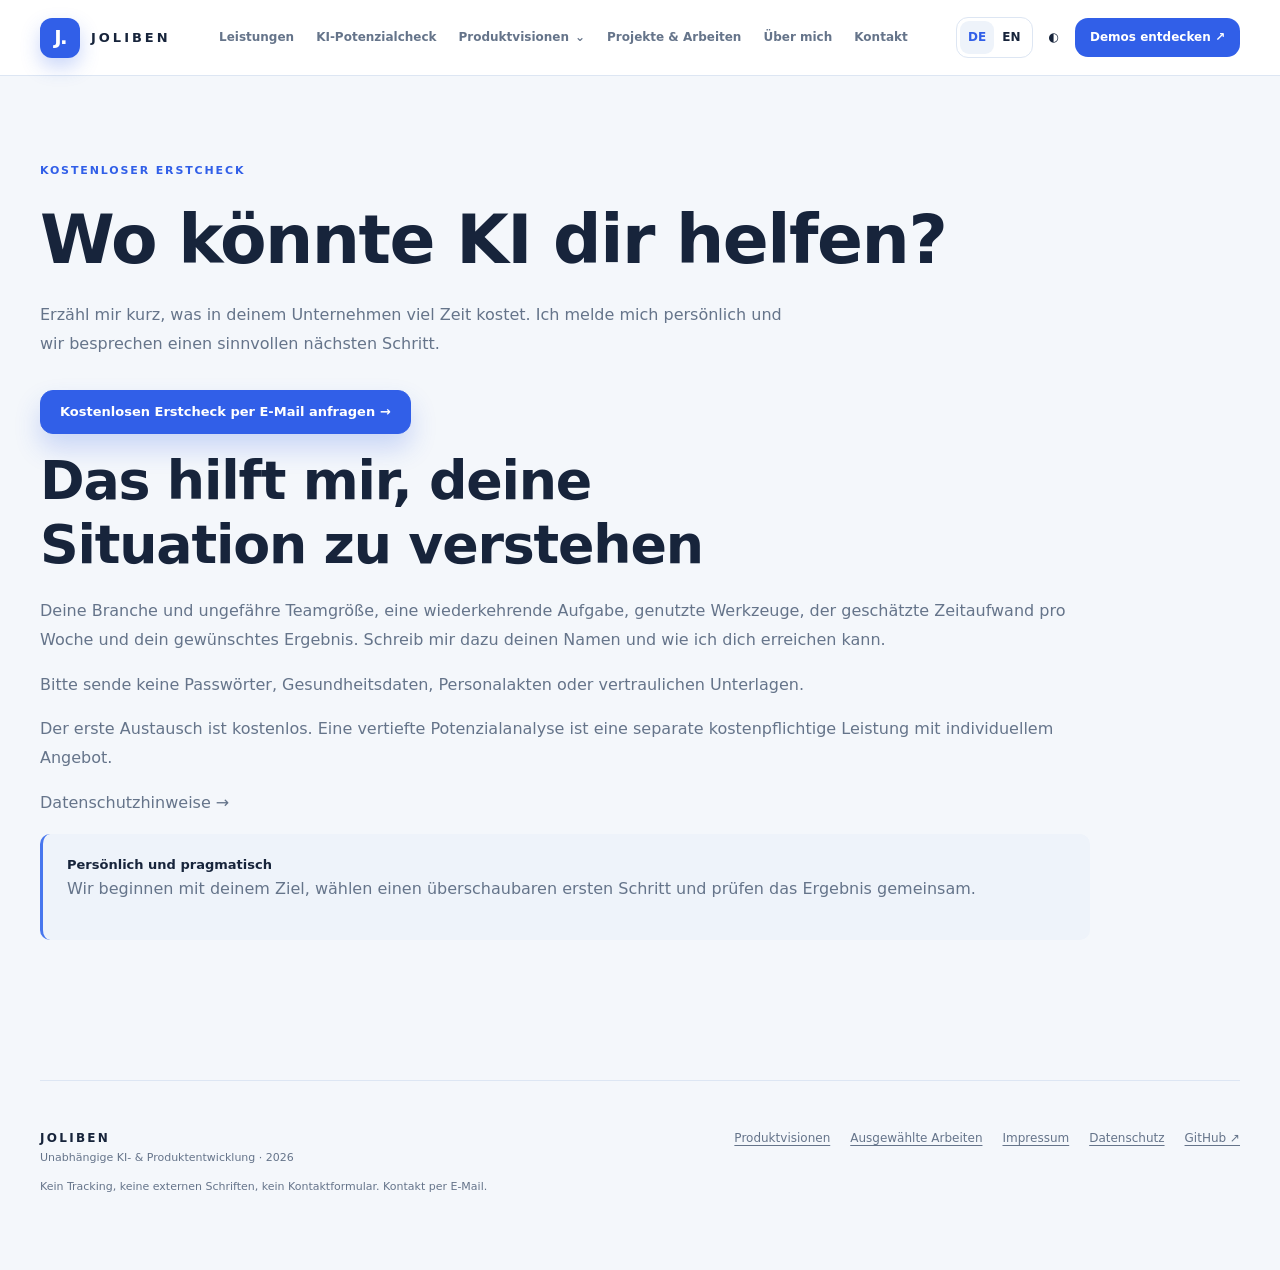
<file: ki-potenzialcheck.html>
<!doctype html>
<html lang="de"><head><meta charset="utf-8"><meta name="viewport" content="width=device-width, initial-scale=1"><meta name="theme-color" content="#f4f7fb"><meta name="description" content="KI-Potenzialcheck: persönliche KI-Beratung und praktische Unterstützung von Thiemo Gerhardt."><meta name="twitter:card" content="summary"><title>KI-Potenzialcheck — JOLIBEN</title><link rel="icon" href="assets/mark.svg" type="image/svg+xml"><link rel="stylesheet" href="assets/site.css"><script>document.documentElement.classList.add("js")</script><script defer src="assets/site.js"></script><style data-global-navigation>
/* Shared website navigation. Product section links remain a separate row. */
.global-header{position:sticky;top:0;z-index:60;background:var(--surface,#fff);border-bottom:1px solid var(--line,#dde6f3);color:var(--ink,#17243b)}
.global-row{width:min(1200px,calc(100% - 44px));height:75px;margin:auto;display:flex;align-items:center;justify-content:space-between;gap:22px}
.global-brand{display:flex;align-items:center;gap:11px;flex-shrink:0;font-size:13px;font-weight:900;letter-spacing:.23em;text-decoration:none;color:inherit}.global-mark{display:grid;place-items:center;width:40px;height:40px;border-radius:12px;background:#315fe8;color:white;font-size:20px;letter-spacing:-.09em;box-shadow:0 9px 19px #315fe840}
.global-links{display:flex;align-items:center;gap:22px;font-size:12px;font-weight:700;color:var(--mute,var(--muted,#65748a))}.global-links>a,.global-visions>summary{white-space:nowrap;text-decoration:none;color:inherit}.global-links a:hover,.global-visions>summary:hover,.global-links [aria-current=page],.global-visions.is-current>summary{color:var(--blue,#315fe8)}
.global-visions{position:relative}.global-visions>summary{display:flex;align-items:center;gap:6px;cursor:pointer;list-style:none;padding-block:18px}.global-visions>summary::-webkit-details-marker{display:none}.global-chevron{font-size:12px;transition:transform .15s}.global-visions[open] .global-chevron{transform:rotate(180deg)}
.global-dropdown{position:absolute;top:100%;left:-18px;min-width:240px;padding:9px;background:var(--surface,#fff);border:1px solid var(--line,#dde6f3);border-radius:15px;box-shadow:0 18px 45px #17243b24;z-index:70}.global-dropdown a{display:block;padding:11px 13px;border-radius:8px;text-decoration:none;color:var(--ink,#17243b);white-space:nowrap;font-size:13px;line-height:1.45}.global-dropdown a:hover,.global-dropdown a:focus-visible{background:var(--surface2,var(--soft,#eef3fa))}.global-dropdown small{display:block;color:var(--mute,var(--muted,#65748a));font-size:11px;font-weight:500;margin-top:3px}.global-dropdown .global-overview{border-bottom:1px solid var(--line,#dde6f3);border-radius:0;margin-bottom:4px;padding-bottom:13px}
.global-tools{display:flex;align-items:center;gap:8px;flex-shrink:0}.global-tools .language,.global-tools .lang{display:flex;border:1px solid var(--line,#dde6f3);border-radius:12px;padding:3px;background:var(--surface,#fff)}.global-tools .utility{display:block;border:0;border-radius:9px;padding:8px;font:800 12px/1.4 system-ui,sans-serif;color:var(--ink,#17243b);background:transparent;cursor:pointer}.global-tools .utility[aria-pressed=true]{background:var(--surface2,var(--soft,#eef3fa));color:var(--blue,#315fe8)}.global-header #themeButton{border:0;font-size:14px}.global-cta{display:inline-flex;align-items:center;border-radius:13px;padding:11px 15px;background:#315fe8;color:white;text-decoration:none;font-size:12px;line-height:1.4;font-weight:750;white-space:nowrap}.global-header .global-menu,.global-header #menuButton{display:none;border:1px solid var(--line,#dde6f3);font-size:17px;padding:6px 10px}.global-header a:focus-visible,.global-header button:focus-visible,.global-header summary:focus-visible,.global-subnav a:focus-visible{outline:3px solid #3d89ef;outline-offset:4px}
.global-subnav{background:var(--surface,#fff);border-bottom:1px solid var(--line,#dde6f3);color:var(--mute,var(--muted,#65748a))}.global-subrow{width:min(1200px,calc(100% - 44px));margin:auto;display:flex;align-items:center;gap:30px;min-height:49px}.global-subrow>strong{flex-shrink:0;font-size:11px;letter-spacing:.11em;color:var(--blue,#315fe8)}.global-section-links{display:flex;gap:26px;overflow-x:auto;padding:13px 3px;font-size:12px;font-weight:650;scrollbar-width:thin}.global-section-links a{white-space:nowrap;text-decoration:none;color:inherit}.global-section-links a:hover{color:var(--blue,#315fe8)}
@media(max-width:1190px){.global-header .global-menu,.global-header #menuButton{display:block}.global-links{display:none;position:absolute;top:75px;left:0;right:0;max-height:calc(100dvh - 75px);overflow-y:auto;padding:18px 24px;background:var(--surface,#fff);border-bottom:1px solid var(--line,#dde6f3);box-shadow:0 16px 28px #17243b14}.global-links.open{display:flex;align-items:stretch;flex-direction:column;gap:0}.global-links>a{display:block;padding:13px 5px;font-size:14px}.global-visions>summary{padding:13px 5px;font-size:14px;justify-content:space-between}.global-dropdown{position:static;min-width:0;box-shadow:none;margin:0 0 10px 5px;border-radius:12px}.global-subrow{gap:20px}}
@media(max-width:600px){.global-row,.global-subrow{width:calc(100% - 32px)}.global-row{gap:10px}.global-brand{font-size:11px;gap:8px;letter-spacing:.17em}.global-mark{width:35px;height:35px}.global-tools{gap:4px}.global-tools .utility{padding:7px}.global-cta{display:none}.global-subrow{display:block;padding-top:11px}.global-section-links{gap:22px;padding-block:9px 12px}}
@media(prefers-reduced-motion:reduce){.global-chevron{transition:none}}
</style><script defer src="assets/localization.js"></script><link rel="stylesheet" href="assets/consulting.css"></head>
<body>

<header class="global-header"><div class="global-row"><a class="global-brand" data-portfolio-link href="index.html" aria-label="JOLIBEN Startseite"><span class="global-mark">J.</span>JOLIBEN</a><nav class="global-links" id="mainNav" data-main-navigation aria-label="Hauptnavigation"><a data-portfolio-link href="leistungen.html"><span data-de="Leistungen" data-en="Services">Leistungen</span></a><a data-portfolio-link href="ki-potenzialcheck.html"><span data-de="KI-Potenzialcheck" data-en="AI potential check">KI-Potenzialcheck</span></a><details class="global-visions"><summary><span data-de="Produktvisionen" data-en="Product visions">Produktvisionen</span><span class="global-chevron" aria-hidden="true">⌄</span></summary><div class="global-dropdown"><a class="global-overview" data-portfolio-link href="index.html#produktvisionen"><span data-de="Alle Produktvisionen" data-en="All product visions">Alle Produktvisionen</span></a><a data-portfolio-link href="kiboraya.html">KIBORAYA<small><span data-de="Kreative Bewertung" data-en="Creative evaluation">Kreative Bewertung</span></small></a><a data-portfolio-link href="kanzlei.html">Kanzlei Lab<small><span data-de="Dokumente &amp; Entscheidungen" data-en="Documents &amp; decisions">Dokumente &amp; Entscheidungen</span></small></a><a data-portfolio-link href="commerce.html">Commerce Lab<small><span data-de="Produktdaten &amp; Texte" data-en="Product data &amp; copy">Produktdaten &amp; Texte</span></small></a></div></details><a data-portfolio-link href="arbeiten.html"><span data-de="Projekte &amp; Arbeiten" data-en="Projects &amp; work">Projekte &amp; Arbeiten</span></a><a data-portfolio-link href="ueber-mich.html"><span data-de="Über mich" data-en="About">Über mich</span></a><a data-portfolio-link href="index.html#kontakt"><span data-de="Kontakt" data-en="Contact">Kontakt</span></a></nav><div class="global-tools"><div class="language" role="group" aria-label="Language"><button class="utility" type="button" data-language="de" aria-pressed="true">DE</button><button class="utility" type="button" data-language="en" aria-pressed="false">EN</button></div><button type="button" class="utility" data-theme aria-label="Darstellung wechseln" title="Light / Dark">◐</button><button class="utility global-menu" aria-controls="mainNav" aria-expanded="false" type="button" data-menu>☰</button><a class="global-cta" data-portfolio-link href="index.html#produktvisionen"><span data-de="Demos entdecken ↗" data-en="Explore the demos ↗">Demos entdecken ↗</span></a></div></div></header>
<main><section class="section wrap consulting-page"><div class="intro"><span class="eyebrow" data-en="FREE INITIAL CHECK">KOSTENLOSER ERSTCHECK</span><h1 data-en="Where could AI help you?">Wo könnte KI dir helfen?</h1><p class="lead" data-en="Tell me briefly what takes time in your business. I will respond personally and we can discuss a useful next step.">Erzähl mir kurz, was in deinem Unternehmen viel Zeit kostet. Ich melde mich persönlich und wir besprechen einen sinnvollen nächsten Schritt.</p><div class="actions"><a class="btn btn-primary" href="mailto:thiemo.gerhardt@icloud.com?subject=JOLIBEN%20%E2%80%93%20KI-Potenzialcheck" data-en="Request the free initial check by email →">Kostenlosen Erstcheck per E-Mail anfragen →</a></div><h2 data-en="What helps me understand your situation">Das hilft mir, deine Situation zu verstehen</h2><p data-en="Your industry and approximate team size, a repetitive task, tools you use, estimated time spent per week and your desired outcome. Add your name and preferred way to be contacted.">Deine Branche und ungefähre Teamgröße, eine wiederkehrende Aufgabe, genutzte Werkzeuge, der geschätzte Zeitaufwand pro Woche und dein gewünschtes Ergebnis. Schreib mir dazu deinen Namen und wie ich dich erreichen kann.</p><p data-en="Please do not send passwords, health information, personnel records or confidential documents.">Bitte sende keine Passwörter, Gesundheitsdaten, Personalakten oder vertraulichen Unterlagen.</p><p data-en="The initial conversation is free. A more detailed potential analysis is a separate paid service, offered individually.">Der erste Austausch ist kostenlos. Eine vertiefte Potenzialanalyse ist eine separate kostenpflichtige Leistung mit individuellem Angebot.</p><p><a href="datenschutz.html" data-en="Privacy information →">Datenschutzhinweise →</a></p><div class="callout"><strong data-en="A personal approach">Persönlich und pragmatisch</strong><p data-en="We start with your goal, choose a manageable first step and review the result together.">Wir beginnen mit deinem Ziel, wählen einen überschaubaren ersten Schritt und prüfen das Ergebnis gemeinsam.</p></div></div></section></main><footer class="wrap site-footer"><div><strong>JOLIBEN</strong><p class="footnote" data-en="Independent AI & product development · 2026">Unabhängige KI- & Produktentwicklung · 2026</p><p class="footnote" data-en="No analytics, external fonts or contact form. Email contact only.">Kein Tracking, keine externen Schriften, kein Kontaktformular. Kontakt per E-Mail.</p></div><div class="footer-links"><a href="index.html#produktvisionen" data-en="Product visions">Produktvisionen</a><a href="arbeiten.html" data-en="Selected work">Ausgew&auml;hlte Arbeiten</a><a href="impressum.html" data-en="Legal notice">Impressum</a><a href="datenschutz.html" data-en="Privacy">Datenschutz</a><a href="https://github.com/Joliben" target="_blank" rel="noopener noreferrer">GitHub ↗</a></div></footer>
<script data-global-navigation>
/* Native disclosure keeps the product links usable without hover or a mouse. */
(()=>{'use strict';const header=document.querySelector('.global-header');if(!header)return;const disclosure=header.querySelector('.global-visions'),summary=disclosure.querySelector('summary'),links=header.querySelector('.global-links'),menu=header.querySelector('.global-menu');
const close=()=>{disclosure.open=false};
document.addEventListener('click',e=>{if(!disclosure.contains(e.target))close();if(!header.contains(e.target)&&links.classList.contains('open')){links.classList.remove('open');menu.setAttribute('aria-expanded','false')}});
disclosure.addEventListener('focusout',()=>{setTimeout(()=>{if(!disclosure.contains(document.activeElement))close()},0)});
header.addEventListener('click',e=>{if(e.target.closest('a'))close()});
document.addEventListener('keydown',e=>{if(e.key!=='Escape')return;if(disclosure.open){e.preventDefault();e.stopImmediatePropagation();close();summary.focus()}else if(links.classList.contains('open')){e.preventDefault();links.classList.remove('open');menu.setAttribute('aria-expanded','false');menu.focus()}},true);
const syncLanguage=()=>{const en=document.documentElement.lang==='en';header.querySelector('[data-main-navigation]').setAttribute('aria-label',en?'Main navigation':'Hauptnavigation');menu.setAttribute('aria-label',en?'Open or close navigation':'Navigation öffnen oder schließen');document.querySelector('.global-subnav')?.setAttribute('aria-label',en?'On this page':'Auf dieser Seite')};new MutationObserver(syncLanguage).observe(document.documentElement,{attributes:true,attributeFilter:['lang']});syncLanguage();
})();
</script></body></html>
</file>
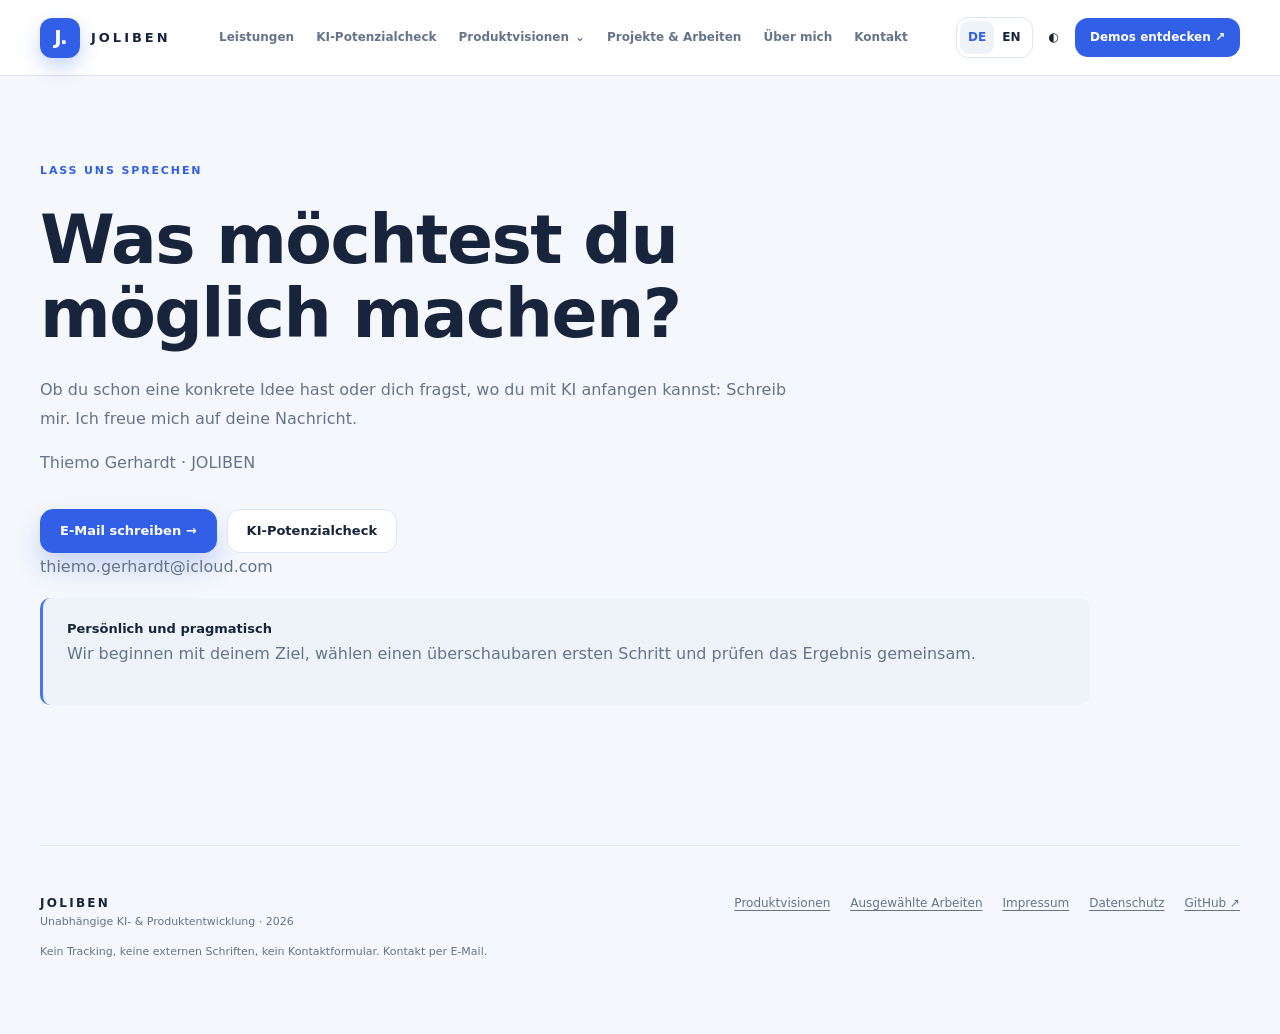
<file: kontakt.html>
<!doctype html>
<html lang="de"><head><meta charset="utf-8"><meta name="viewport" content="width=device-width, initial-scale=1"><meta name="theme-color" content="#f4f7fb"><meta name="description" content="Kontakt: persönliche KI-Beratung und praktische Unterstützung von Thiemo Gerhardt."><meta name="twitter:card" content="summary"><title>Kontakt — JOLIBEN</title><link rel="icon" href="assets/mark.svg" type="image/svg+xml"><link rel="stylesheet" href="assets/site.css"><script>document.documentElement.classList.add("js")</script><script defer src="assets/site.js"></script><style data-global-navigation>
/* Shared website navigation. Product section links remain a separate row. */
.global-header{position:sticky;top:0;z-index:60;background:var(--surface,#fff);border-bottom:1px solid var(--line,#dde6f3);color:var(--ink,#17243b)}
.global-row{width:min(1200px,calc(100% - 44px));height:75px;margin:auto;display:flex;align-items:center;justify-content:space-between;gap:22px}
.global-brand{display:flex;align-items:center;gap:11px;flex-shrink:0;font-size:13px;font-weight:900;letter-spacing:.23em;text-decoration:none;color:inherit}.global-mark{display:grid;place-items:center;width:40px;height:40px;border-radius:12px;background:#315fe8;color:white;font-size:20px;letter-spacing:-.09em;box-shadow:0 9px 19px #315fe840}
.global-links{display:flex;align-items:center;gap:22px;font-size:12px;font-weight:700;color:var(--mute,var(--muted,#65748a))}.global-links>a,.global-visions>summary{white-space:nowrap;text-decoration:none;color:inherit}.global-links a:hover,.global-visions>summary:hover,.global-links [aria-current=page],.global-visions.is-current>summary{color:var(--blue,#315fe8)}
.global-visions{position:relative}.global-visions>summary{display:flex;align-items:center;gap:6px;cursor:pointer;list-style:none;padding-block:18px}.global-visions>summary::-webkit-details-marker{display:none}.global-chevron{font-size:12px;transition:transform .15s}.global-visions[open] .global-chevron{transform:rotate(180deg)}
.global-dropdown{position:absolute;top:100%;left:-18px;min-width:240px;padding:9px;background:var(--surface,#fff);border:1px solid var(--line,#dde6f3);border-radius:15px;box-shadow:0 18px 45px #17243b24;z-index:70}.global-dropdown a{display:block;padding:11px 13px;border-radius:8px;text-decoration:none;color:var(--ink,#17243b);white-space:nowrap;font-size:13px;line-height:1.45}.global-dropdown a:hover,.global-dropdown a:focus-visible{background:var(--surface2,var(--soft,#eef3fa))}.global-dropdown small{display:block;color:var(--mute,var(--muted,#65748a));font-size:11px;font-weight:500;margin-top:3px}.global-dropdown .global-overview{border-bottom:1px solid var(--line,#dde6f3);border-radius:0;margin-bottom:4px;padding-bottom:13px}
.global-tools{display:flex;align-items:center;gap:8px;flex-shrink:0}.global-tools .language,.global-tools .lang{display:flex;border:1px solid var(--line,#dde6f3);border-radius:12px;padding:3px;background:var(--surface,#fff)}.global-tools .utility{display:block;border:0;border-radius:9px;padding:8px;font:800 12px/1.4 system-ui,sans-serif;color:var(--ink,#17243b);background:transparent;cursor:pointer}.global-tools .utility[aria-pressed=true]{background:var(--surface2,var(--soft,#eef3fa));color:var(--blue,#315fe8)}.global-header #themeButton{border:0;font-size:14px}.global-cta{display:inline-flex;align-items:center;border-radius:13px;padding:11px 15px;background:#315fe8;color:white;text-decoration:none;font-size:12px;line-height:1.4;font-weight:750;white-space:nowrap}.global-header .global-menu,.global-header #menuButton{display:none;border:1px solid var(--line,#dde6f3);font-size:17px;padding:6px 10px}.global-header a:focus-visible,.global-header button:focus-visible,.global-header summary:focus-visible,.global-subnav a:focus-visible{outline:3px solid #3d89ef;outline-offset:4px}
.global-subnav{background:var(--surface,#fff);border-bottom:1px solid var(--line,#dde6f3);color:var(--mute,var(--muted,#65748a))}.global-subrow{width:min(1200px,calc(100% - 44px));margin:auto;display:flex;align-items:center;gap:30px;min-height:49px}.global-subrow>strong{flex-shrink:0;font-size:11px;letter-spacing:.11em;color:var(--blue,#315fe8)}.global-section-links{display:flex;gap:26px;overflow-x:auto;padding:13px 3px;font-size:12px;font-weight:650;scrollbar-width:thin}.global-section-links a{white-space:nowrap;text-decoration:none;color:inherit}.global-section-links a:hover{color:var(--blue,#315fe8)}
@media(max-width:1190px){.global-header .global-menu,.global-header #menuButton{display:block}.global-links{display:none;position:absolute;top:75px;left:0;right:0;max-height:calc(100dvh - 75px);overflow-y:auto;padding:18px 24px;background:var(--surface,#fff);border-bottom:1px solid var(--line,#dde6f3);box-shadow:0 16px 28px #17243b14}.global-links.open{display:flex;align-items:stretch;flex-direction:column;gap:0}.global-links>a{display:block;padding:13px 5px;font-size:14px}.global-visions>summary{padding:13px 5px;font-size:14px;justify-content:space-between}.global-dropdown{position:static;min-width:0;box-shadow:none;margin:0 0 10px 5px;border-radius:12px}.global-subrow{gap:20px}}
@media(max-width:600px){.global-row,.global-subrow{width:calc(100% - 32px)}.global-row{gap:10px}.global-brand{font-size:11px;gap:8px;letter-spacing:.17em}.global-mark{width:35px;height:35px}.global-tools{gap:4px}.global-tools .utility{padding:7px}.global-cta{display:none}.global-subrow{display:block;padding-top:11px}.global-section-links{gap:22px;padding-block:9px 12px}}
@media(prefers-reduced-motion:reduce){.global-chevron{transition:none}}
</style><script defer src="assets/localization.js"></script><link rel="stylesheet" href="assets/consulting.css"></head>
<body>

<header class="global-header"><div class="global-row"><a class="global-brand" data-portfolio-link href="index.html" aria-label="JOLIBEN Startseite"><span class="global-mark">J.</span>JOLIBEN</a><nav class="global-links" id="mainNav" data-main-navigation aria-label="Hauptnavigation"><a data-portfolio-link href="leistungen.html"><span data-de="Leistungen" data-en="Services">Leistungen</span></a><a data-portfolio-link href="ki-potenzialcheck.html"><span data-de="KI-Potenzialcheck" data-en="AI potential check">KI-Potenzialcheck</span></a><details class="global-visions"><summary><span data-de="Produktvisionen" data-en="Product visions">Produktvisionen</span><span class="global-chevron" aria-hidden="true">⌄</span></summary><div class="global-dropdown"><a class="global-overview" data-portfolio-link href="index.html#produktvisionen"><span data-de="Alle Produktvisionen" data-en="All product visions">Alle Produktvisionen</span></a><a data-portfolio-link href="kiboraya.html">KIBORAYA<small><span data-de="Kreative Bewertung" data-en="Creative evaluation">Kreative Bewertung</span></small></a><a data-portfolio-link href="kanzlei.html">Kanzlei Lab<small><span data-de="Dokumente &amp; Entscheidungen" data-en="Documents &amp; decisions">Dokumente &amp; Entscheidungen</span></small></a><a data-portfolio-link href="commerce.html">Commerce Lab<small><span data-de="Produktdaten &amp; Texte" data-en="Product data &amp; copy">Produktdaten &amp; Texte</span></small></a></div></details><a data-portfolio-link href="arbeiten.html"><span data-de="Projekte &amp; Arbeiten" data-en="Projects &amp; work">Projekte &amp; Arbeiten</span></a><a data-portfolio-link href="ueber-mich.html"><span data-de="Über mich" data-en="About">Über mich</span></a><a data-portfolio-link href="index.html#kontakt"><span data-de="Kontakt" data-en="Contact">Kontakt</span></a></nav><div class="global-tools"><div class="language" role="group" aria-label="Language"><button class="utility" type="button" data-language="de" aria-pressed="true">DE</button><button class="utility" type="button" data-language="en" aria-pressed="false">EN</button></div><button type="button" class="utility" data-theme aria-label="Darstellung wechseln" title="Light / Dark">◐</button><button class="utility global-menu" aria-controls="mainNav" aria-expanded="false" type="button" data-menu>☰</button><a class="global-cta" data-portfolio-link href="index.html#produktvisionen"><span data-de="Demos entdecken ↗" data-en="Explore the demos ↗">Demos entdecken ↗</span></a></div></div></header>
<main><section class="section wrap consulting-page"><div class="intro"><span class="eyebrow" data-en="LET’S TALK">LASS UNS SPRECHEN</span><h1 data-en="What would you like to make possible?">Was möchtest du möglich machen?</h1><p class="lead" data-en="Whether you have a concrete idea or a question about your first steps with AI: write to me. I look forward to hearing from you.">Ob du schon eine konkrete Idee hast oder dich fragst, wo du mit KI anfangen kannst: Schreib mir. Ich freue mich auf deine Nachricht.</p><p>Thiemo Gerhardt · JOLIBEN</p><div class="actions"><a class="btn btn-primary" href="mailto:thiemo.gerhardt@icloud.com?subject=JOLIBEN%20%E2%80%93%20Anfrage" data-en="Write an email →">E-Mail schreiben →</a><a class="btn" href="ki-potenzialcheck.html" data-en="AI potential check">KI-Potenzialcheck</a></div><p><a href="mailto:thiemo.gerhardt@icloud.com">thiemo.gerhardt@icloud.com</a></p><div class="callout"><strong data-en="A personal approach">Persönlich und pragmatisch</strong><p data-en="We start with your goal, choose a manageable first step and review the result together.">Wir beginnen mit deinem Ziel, wählen einen überschaubaren ersten Schritt und prüfen das Ergebnis gemeinsam.</p></div></div></section></main><footer class="wrap site-footer"><div><strong>JOLIBEN</strong><p class="footnote" data-en="Independent AI & product development · 2026">Unabhängige KI- & Produktentwicklung · 2026</p><p class="footnote" data-en="No analytics, external fonts or contact form. Email contact only.">Kein Tracking, keine externen Schriften, kein Kontaktformular. Kontakt per E-Mail.</p></div><div class="footer-links"><a href="index.html#produktvisionen" data-en="Product visions">Produktvisionen</a><a href="arbeiten.html" data-en="Selected work">Ausgew&auml;hlte Arbeiten</a><a href="impressum.html" data-en="Legal notice">Impressum</a><a href="datenschutz.html" data-en="Privacy">Datenschutz</a><a href="https://github.com/Joliben" target="_blank" rel="noopener noreferrer">GitHub ↗</a></div></footer>
<script data-global-navigation>
/* Native disclosure keeps the product links usable without hover or a mouse. */
(()=>{'use strict';const header=document.querySelector('.global-header');if(!header)return;const disclosure=header.querySelector('.global-visions'),summary=disclosure.querySelector('summary'),links=header.querySelector('.global-links'),menu=header.querySelector('.global-menu');
const close=()=>{disclosure.open=false};
document.addEventListener('click',e=>{if(!disclosure.contains(e.target))close();if(!header.contains(e.target)&&links.classList.contains('open')){links.classList.remove('open');menu.setAttribute('aria-expanded','false')}});
disclosure.addEventListener('focusout',()=>{setTimeout(()=>{if(!disclosure.contains(document.activeElement))close()},0)});
header.addEventListener('click',e=>{if(e.target.closest('a'))close()});
document.addEventListener('keydown',e=>{if(e.key!=='Escape')return;if(disclosure.open){e.preventDefault();e.stopImmediatePropagation();close();summary.focus()}else if(links.classList.contains('open')){e.preventDefault();links.classList.remove('open');menu.setAttribute('aria-expanded','false');menu.focus()}},true);
const syncLanguage=()=>{const en=document.documentElement.lang==='en';header.querySelector('[data-main-navigation]').setAttribute('aria-label',en?'Main navigation':'Hauptnavigation');menu.setAttribute('aria-label',en?'Open or close navigation':'Navigation öffnen oder schließen');document.querySelector('.global-subnav')?.setAttribute('aria-label',en?'On this page':'Auf dieser Seite')};new MutationObserver(syncLanguage).observe(document.documentElement,{attributes:true,attributeFilter:['lang']});syncLanguage();
})();
</script></body></html>
</file>
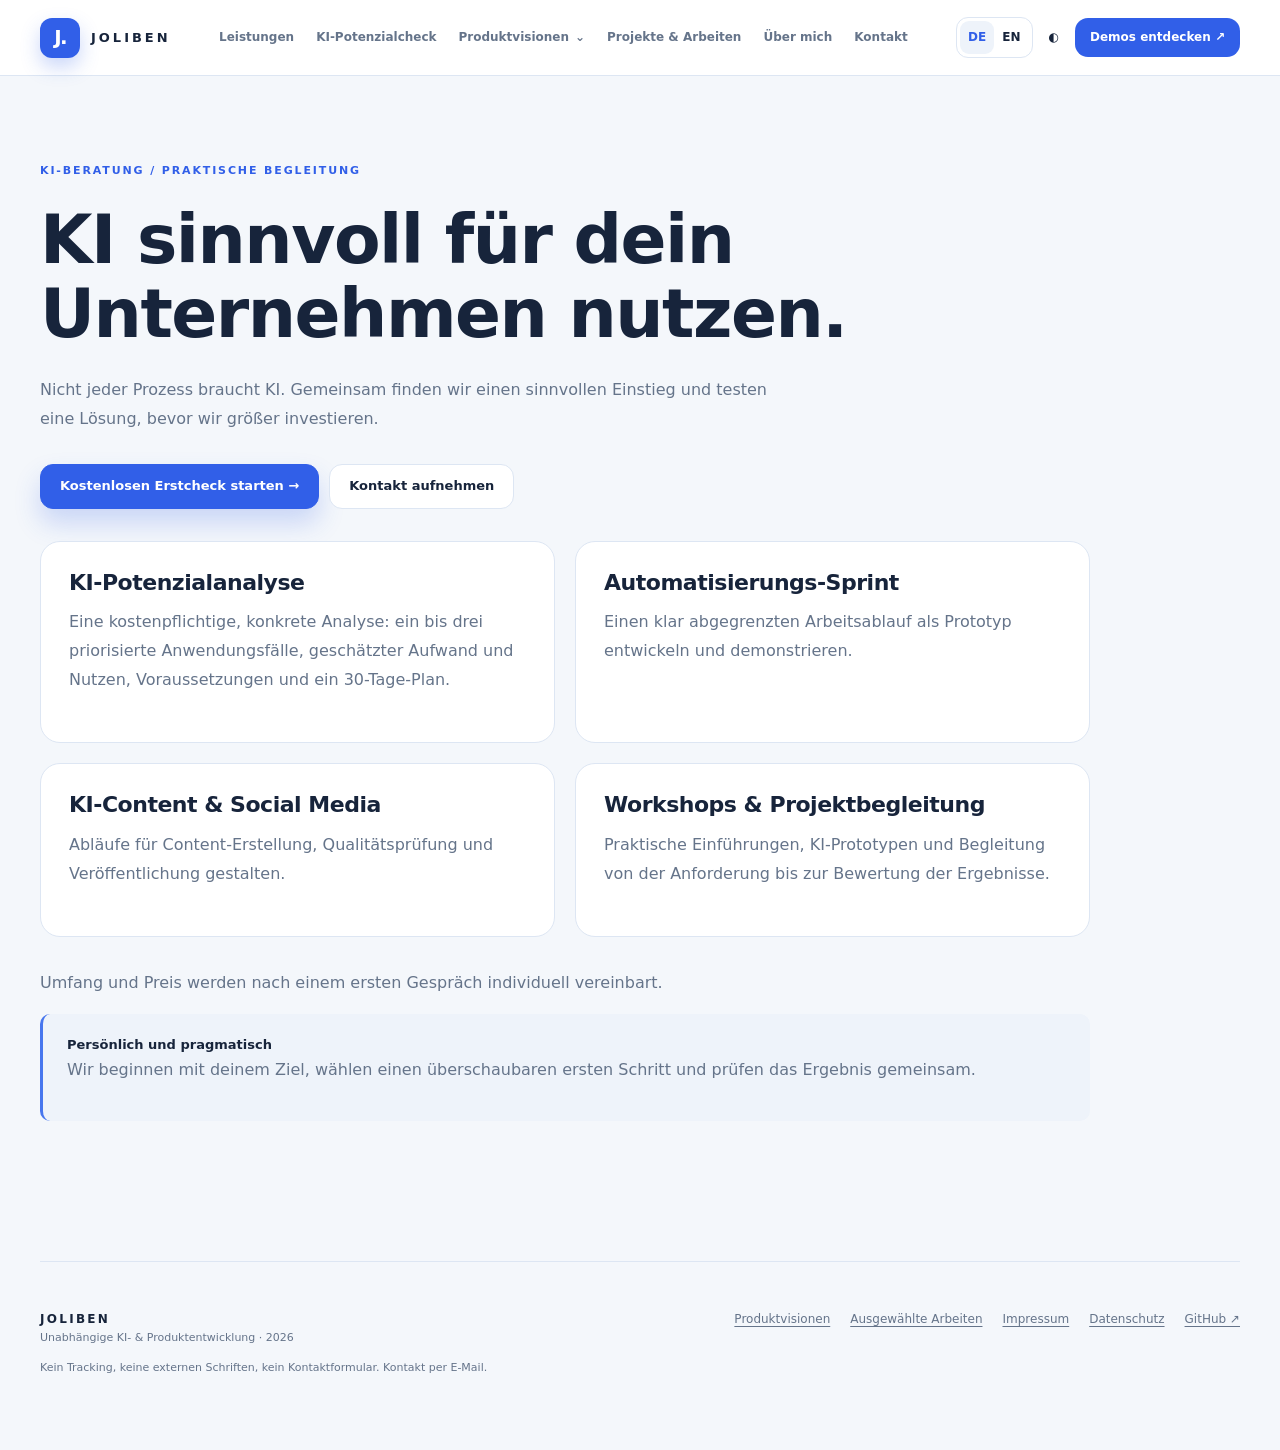
<file: leistungen.html>
<!doctype html>
<html lang="de"><head><meta charset="utf-8"><meta name="viewport" content="width=device-width, initial-scale=1"><meta name="theme-color" content="#f4f7fb"><meta name="description" content="KI-Beratung & Leistungen: persönliche KI-Beratung und praktische Unterstützung von Thiemo Gerhardt."><meta name="twitter:card" content="summary"><title>KI-Beratung & Leistungen — JOLIBEN</title><link rel="icon" href="assets/mark.svg" type="image/svg+xml"><link rel="stylesheet" href="assets/site.css"><script>document.documentElement.classList.add("js")</script><script defer src="assets/site.js"></script><style data-global-navigation>
/* Shared website navigation. Product section links remain a separate row. */
.global-header{position:sticky;top:0;z-index:60;background:var(--surface,#fff);border-bottom:1px solid var(--line,#dde6f3);color:var(--ink,#17243b)}
.global-row{width:min(1200px,calc(100% - 44px));height:75px;margin:auto;display:flex;align-items:center;justify-content:space-between;gap:22px}
.global-brand{display:flex;align-items:center;gap:11px;flex-shrink:0;font-size:13px;font-weight:900;letter-spacing:.23em;text-decoration:none;color:inherit}.global-mark{display:grid;place-items:center;width:40px;height:40px;border-radius:12px;background:#315fe8;color:white;font-size:20px;letter-spacing:-.09em;box-shadow:0 9px 19px #315fe840}
.global-links{display:flex;align-items:center;gap:22px;font-size:12px;font-weight:700;color:var(--mute,var(--muted,#65748a))}.global-links>a,.global-visions>summary{white-space:nowrap;text-decoration:none;color:inherit}.global-links a:hover,.global-visions>summary:hover,.global-links [aria-current=page],.global-visions.is-current>summary{color:var(--blue,#315fe8)}
.global-visions{position:relative}.global-visions>summary{display:flex;align-items:center;gap:6px;cursor:pointer;list-style:none;padding-block:18px}.global-visions>summary::-webkit-details-marker{display:none}.global-chevron{font-size:12px;transition:transform .15s}.global-visions[open] .global-chevron{transform:rotate(180deg)}
.global-dropdown{position:absolute;top:100%;left:-18px;min-width:240px;padding:9px;background:var(--surface,#fff);border:1px solid var(--line,#dde6f3);border-radius:15px;box-shadow:0 18px 45px #17243b24;z-index:70}.global-dropdown a{display:block;padding:11px 13px;border-radius:8px;text-decoration:none;color:var(--ink,#17243b);white-space:nowrap;font-size:13px;line-height:1.45}.global-dropdown a:hover,.global-dropdown a:focus-visible{background:var(--surface2,var(--soft,#eef3fa))}.global-dropdown small{display:block;color:var(--mute,var(--muted,#65748a));font-size:11px;font-weight:500;margin-top:3px}.global-dropdown .global-overview{border-bottom:1px solid var(--line,#dde6f3);border-radius:0;margin-bottom:4px;padding-bottom:13px}
.global-tools{display:flex;align-items:center;gap:8px;flex-shrink:0}.global-tools .language,.global-tools .lang{display:flex;border:1px solid var(--line,#dde6f3);border-radius:12px;padding:3px;background:var(--surface,#fff)}.global-tools .utility{display:block;border:0;border-radius:9px;padding:8px;font:800 12px/1.4 system-ui,sans-serif;color:var(--ink,#17243b);background:transparent;cursor:pointer}.global-tools .utility[aria-pressed=true]{background:var(--surface2,var(--soft,#eef3fa));color:var(--blue,#315fe8)}.global-header #themeButton{border:0;font-size:14px}.global-cta{display:inline-flex;align-items:center;border-radius:13px;padding:11px 15px;background:#315fe8;color:white;text-decoration:none;font-size:12px;line-height:1.4;font-weight:750;white-space:nowrap}.global-header .global-menu,.global-header #menuButton{display:none;border:1px solid var(--line,#dde6f3);font-size:17px;padding:6px 10px}.global-header a:focus-visible,.global-header button:focus-visible,.global-header summary:focus-visible,.global-subnav a:focus-visible{outline:3px solid #3d89ef;outline-offset:4px}
.global-subnav{background:var(--surface,#fff);border-bottom:1px solid var(--line,#dde6f3);color:var(--mute,var(--muted,#65748a))}.global-subrow{width:min(1200px,calc(100% - 44px));margin:auto;display:flex;align-items:center;gap:30px;min-height:49px}.global-subrow>strong{flex-shrink:0;font-size:11px;letter-spacing:.11em;color:var(--blue,#315fe8)}.global-section-links{display:flex;gap:26px;overflow-x:auto;padding:13px 3px;font-size:12px;font-weight:650;scrollbar-width:thin}.global-section-links a{white-space:nowrap;text-decoration:none;color:inherit}.global-section-links a:hover{color:var(--blue,#315fe8)}
@media(max-width:1190px){.global-header .global-menu,.global-header #menuButton{display:block}.global-links{display:none;position:absolute;top:75px;left:0;right:0;max-height:calc(100dvh - 75px);overflow-y:auto;padding:18px 24px;background:var(--surface,#fff);border-bottom:1px solid var(--line,#dde6f3);box-shadow:0 16px 28px #17243b14}.global-links.open{display:flex;align-items:stretch;flex-direction:column;gap:0}.global-links>a{display:block;padding:13px 5px;font-size:14px}.global-visions>summary{padding:13px 5px;font-size:14px;justify-content:space-between}.global-dropdown{position:static;min-width:0;box-shadow:none;margin:0 0 10px 5px;border-radius:12px}.global-subrow{gap:20px}}
@media(max-width:600px){.global-row,.global-subrow{width:calc(100% - 32px)}.global-row{gap:10px}.global-brand{font-size:11px;gap:8px;letter-spacing:.17em}.global-mark{width:35px;height:35px}.global-tools{gap:4px}.global-tools .utility{padding:7px}.global-cta{display:none}.global-subrow{display:block;padding-top:11px}.global-section-links{gap:22px;padding-block:9px 12px}}
@media(prefers-reduced-motion:reduce){.global-chevron{transition:none}}
</style><script defer src="assets/localization.js"></script><link rel="stylesheet" href="assets/consulting.css"></head>
<body>

<header class="global-header"><div class="global-row"><a class="global-brand" data-portfolio-link href="index.html" aria-label="JOLIBEN Startseite"><span class="global-mark">J.</span>JOLIBEN</a><nav class="global-links" id="mainNav" data-main-navigation aria-label="Hauptnavigation"><a data-portfolio-link href="leistungen.html"><span data-de="Leistungen" data-en="Services">Leistungen</span></a><a data-portfolio-link href="ki-potenzialcheck.html"><span data-de="KI-Potenzialcheck" data-en="AI potential check">KI-Potenzialcheck</span></a><details class="global-visions"><summary><span data-de="Produktvisionen" data-en="Product visions">Produktvisionen</span><span class="global-chevron" aria-hidden="true">⌄</span></summary><div class="global-dropdown"><a class="global-overview" data-portfolio-link href="index.html#produktvisionen"><span data-de="Alle Produktvisionen" data-en="All product visions">Alle Produktvisionen</span></a><a data-portfolio-link href="kiboraya.html">KIBORAYA<small><span data-de="Kreative Bewertung" data-en="Creative evaluation">Kreative Bewertung</span></small></a><a data-portfolio-link href="kanzlei.html">Kanzlei Lab<small><span data-de="Dokumente &amp; Entscheidungen" data-en="Documents &amp; decisions">Dokumente &amp; Entscheidungen</span></small></a><a data-portfolio-link href="commerce.html">Commerce Lab<small><span data-de="Produktdaten &amp; Texte" data-en="Product data &amp; copy">Produktdaten &amp; Texte</span></small></a></div></details><a data-portfolio-link href="arbeiten.html"><span data-de="Projekte &amp; Arbeiten" data-en="Projects &amp; work">Projekte &amp; Arbeiten</span></a><a data-portfolio-link href="ueber-mich.html"><span data-de="Über mich" data-en="About">Über mich</span></a><a data-portfolio-link href="index.html#kontakt"><span data-de="Kontakt" data-en="Contact">Kontakt</span></a></nav><div class="global-tools"><div class="language" role="group" aria-label="Language"><button class="utility" type="button" data-language="de" aria-pressed="true">DE</button><button class="utility" type="button" data-language="en" aria-pressed="false">EN</button></div><button type="button" class="utility" data-theme aria-label="Darstellung wechseln" title="Light / Dark">◐</button><button class="utility global-menu" aria-controls="mainNav" aria-expanded="false" type="button" data-menu>☰</button><a class="global-cta" data-portfolio-link href="index.html#produktvisionen"><span data-de="Demos entdecken ↗" data-en="Explore the demos ↗">Demos entdecken ↗</span></a></div></div></header>
<main><section class="section wrap consulting-page"><div class="intro"><span class="eyebrow" data-en="AI CONSULTING / PRACTICAL SUPPORT">KI-BERATUNG / PRAKTISCHE BEGLEITUNG</span><h1 data-en="Make AI useful for your business.">KI sinnvoll für dein Unternehmen nutzen.</h1><p class="lead" data-en="Not every process needs AI. Together we find a useful starting point and test a solution before investing in a larger project.">Nicht jeder Prozess braucht KI. Gemeinsam finden wir einen sinnvollen Einstieg und testen eine Lösung, bevor wir größer investieren.</p><div class="actions"><a class="btn btn-primary" href="ki-potenzialcheck.html" data-en="Start the free initial check →">Kostenlosen Erstcheck starten →</a><a class="btn" href="kontakt.html" data-en="Get in touch">Kontakt aufnehmen</a></div><div class="joliben-service-grid"><article><h2 data-en="AI potential analysis">KI-Potenzialanalyse</h2><p data-en="A paid, focused analysis: one to three prioritised use cases, estimated effort and value, prerequisites and a 30-day action plan.">Eine kostenpflichtige, konkrete Analyse: ein bis drei priorisierte Anwendungsfälle, geschätzter Aufwand und Nutzen, Voraussetzungen und ein 30-Tage-Plan.</p></article><article><h2 data-en="Automation sprint">Automatisierungs-Sprint</h2><p data-en="Develop and demonstrate a prototype for a clearly defined workflow.">Einen klar abgegrenzten Arbeitsablauf als Prototyp entwickeln und demonstrieren.</p></article><article><h2 data-en="AI content workflows">KI-Content &amp; Social Media</h2><p data-en="Design a workflow for content creation, quality review and publication.">Abläufe für Content-Erstellung, Qualitätsprüfung und Veröffentlichung gestalten.</p></article><article><h2 data-en="Workshops &amp; project support">Workshops &amp; Projektbegleitung</h2><p data-en="Practical introductions, AI prototypes and support from requirements to evaluating results.">Praktische Einführungen, KI-Prototypen und Begleitung von der Anforderung bis zur Bewertung der Ergebnisse.</p></article></div><p data-en="Scope and price are agreed individually after an initial conversation.">Umfang und Preis werden nach einem ersten Gespräch individuell vereinbart.</p><div class="callout"><strong data-en="A personal approach">Persönlich und pragmatisch</strong><p data-en="We start with your goal, choose a manageable first step and review the result together.">Wir beginnen mit deinem Ziel, wählen einen überschaubaren ersten Schritt und prüfen das Ergebnis gemeinsam.</p></div></div></section></main><footer class="wrap site-footer"><div><strong>JOLIBEN</strong><p class="footnote" data-en="Independent AI & product development · 2026">Unabhängige KI- & Produktentwicklung · 2026</p><p class="footnote" data-en="No analytics, external fonts or contact form. Email contact only.">Kein Tracking, keine externen Schriften, kein Kontaktformular. Kontakt per E-Mail.</p></div><div class="footer-links"><a href="index.html#produktvisionen" data-en="Product visions">Produktvisionen</a><a href="arbeiten.html" data-en="Selected work">Ausgew&auml;hlte Arbeiten</a><a href="impressum.html" data-en="Legal notice">Impressum</a><a href="datenschutz.html" data-en="Privacy">Datenschutz</a><a href="https://github.com/Joliben" target="_blank" rel="noopener noreferrer">GitHub ↗</a></div></footer>
<script data-global-navigation>
/* Native disclosure keeps the product links usable without hover or a mouse. */
(()=>{'use strict';const header=document.querySelector('.global-header');if(!header)return;const disclosure=header.querySelector('.global-visions'),summary=disclosure.querySelector('summary'),links=header.querySelector('.global-links'),menu=header.querySelector('.global-menu');
const close=()=>{disclosure.open=false};
document.addEventListener('click',e=>{if(!disclosure.contains(e.target))close();if(!header.contains(e.target)&&links.classList.contains('open')){links.classList.remove('open');menu.setAttribute('aria-expanded','false')}});
disclosure.addEventListener('focusout',()=>{setTimeout(()=>{if(!disclosure.contains(document.activeElement))close()},0)});
header.addEventListener('click',e=>{if(e.target.closest('a'))close()});
document.addEventListener('keydown',e=>{if(e.key!=='Escape')return;if(disclosure.open){e.preventDefault();e.stopImmediatePropagation();close();summary.focus()}else if(links.classList.contains('open')){e.preventDefault();links.classList.remove('open');menu.setAttribute('aria-expanded','false');menu.focus()}},true);
const syncLanguage=()=>{const en=document.documentElement.lang==='en';header.querySelector('[data-main-navigation]').setAttribute('aria-label',en?'Main navigation':'Hauptnavigation');menu.setAttribute('aria-label',en?'Open or close navigation':'Navigation öffnen oder schließen');document.querySelector('.global-subnav')?.setAttribute('aria-label',en?'On this page':'Auf dieser Seite')};new MutationObserver(syncLanguage).observe(document.documentElement,{attributes:true,attributeFilter:['lang']});syncLanguage();
})();
</script></body></html>
</file>
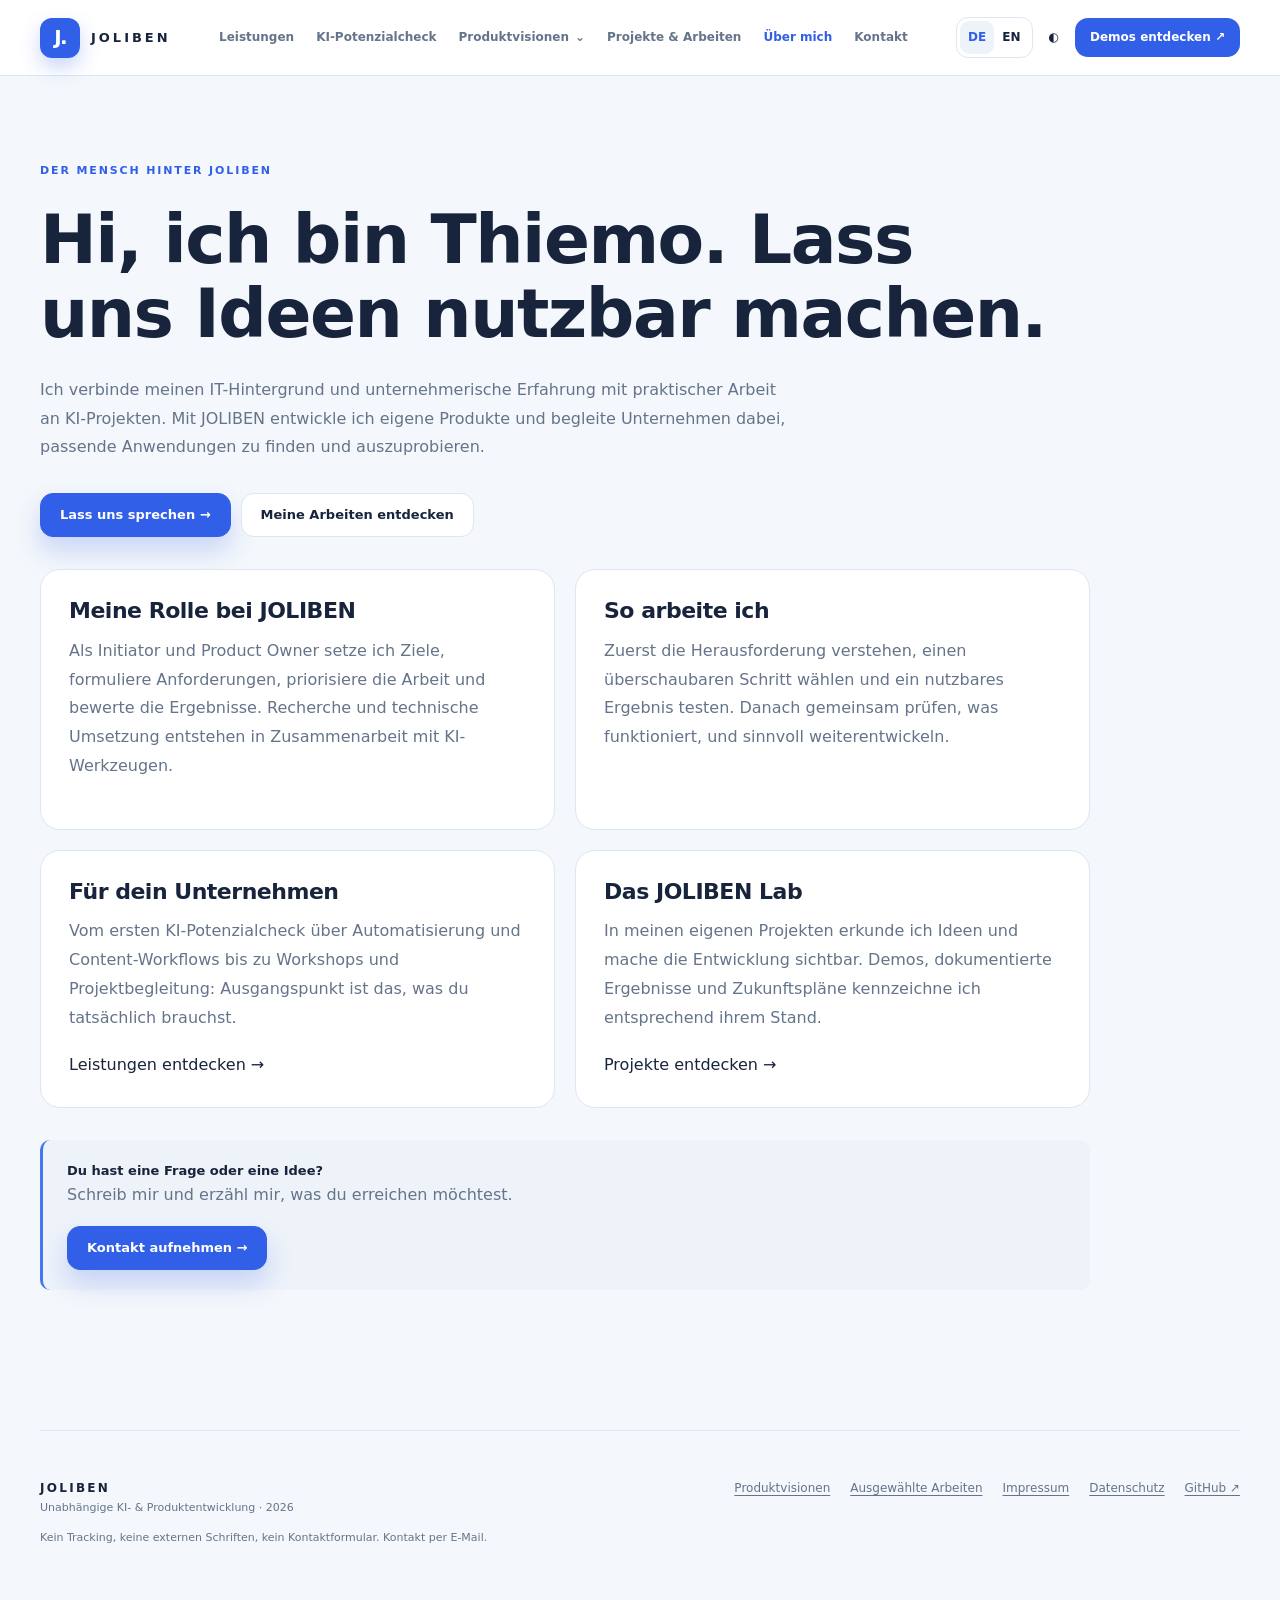
<file: ueber-mich.html>
<!doctype html>
<html lang="de"><head><meta charset="utf-8"><meta name="viewport" content="width=device-width, initial-scale=1"><meta name="theme-color" content="#f4f7fb"><meta name="description" content="Thiemo Gerhardt: Initiator von JOLIBEN, Product Owner und persönlicher Ansprechpartner für KI-Projekte und Beratung."><meta name="twitter:card" content="summary"><title>Über mich — JOLIBEN</title><link rel="icon" href="assets/mark.svg" type="image/svg+xml"><link rel="stylesheet" href="assets/site.css"><script>document.documentElement.classList.add("js")</script><script defer src="assets/site.js"></script><style data-global-navigation>
/* Shared website navigation. Product section links remain a separate row. */
.global-header{position:sticky;top:0;z-index:60;background:var(--surface,#fff);border-bottom:1px solid var(--line,#dde6f3);color:var(--ink,#17243b)}
.global-row{width:min(1200px,calc(100% - 44px));height:75px;margin:auto;display:flex;align-items:center;justify-content:space-between;gap:22px}
.global-brand{display:flex;align-items:center;gap:11px;flex-shrink:0;font-size:13px;font-weight:900;letter-spacing:.23em;text-decoration:none;color:inherit}.global-mark{display:grid;place-items:center;width:40px;height:40px;border-radius:12px;background:#315fe8;color:white;font-size:20px;letter-spacing:-.09em;box-shadow:0 9px 19px #315fe840}
.global-links{display:flex;align-items:center;gap:22px;font-size:12px;font-weight:700;color:var(--mute,var(--muted,#65748a))}.global-links>a,.global-visions>summary{white-space:nowrap;text-decoration:none;color:inherit}.global-links a:hover,.global-visions>summary:hover,.global-links [aria-current=page],.global-visions.is-current>summary{color:var(--blue,#315fe8)}
.global-visions{position:relative}.global-visions>summary{display:flex;align-items:center;gap:6px;cursor:pointer;list-style:none;padding-block:18px}.global-visions>summary::-webkit-details-marker{display:none}.global-chevron{font-size:12px;transition:transform .15s}.global-visions[open] .global-chevron{transform:rotate(180deg)}
.global-dropdown{position:absolute;top:100%;left:-18px;min-width:240px;padding:9px;background:var(--surface,#fff);border:1px solid var(--line,#dde6f3);border-radius:15px;box-shadow:0 18px 45px #17243b24;z-index:70}.global-dropdown a{display:block;padding:11px 13px;border-radius:8px;text-decoration:none;color:var(--ink,#17243b);white-space:nowrap;font-size:13px;line-height:1.45}.global-dropdown a:hover,.global-dropdown a:focus-visible{background:var(--surface2,var(--soft,#eef3fa))}.global-dropdown small{display:block;color:var(--mute,var(--muted,#65748a));font-size:11px;font-weight:500;margin-top:3px}.global-dropdown .global-overview{border-bottom:1px solid var(--line,#dde6f3);border-radius:0;margin-bottom:4px;padding-bottom:13px}
.global-tools{display:flex;align-items:center;gap:8px;flex-shrink:0}.global-tools .language,.global-tools .lang{display:flex;border:1px solid var(--line,#dde6f3);border-radius:12px;padding:3px;background:var(--surface,#fff)}.global-tools .utility{display:block;border:0;border-radius:9px;padding:8px;font:800 12px/1.4 system-ui,sans-serif;color:var(--ink,#17243b);background:transparent;cursor:pointer}.global-tools .utility[aria-pressed=true]{background:var(--surface2,var(--soft,#eef3fa));color:var(--blue,#315fe8)}.global-header #themeButton{border:0;font-size:14px}.global-cta{display:inline-flex;align-items:center;border-radius:13px;padding:11px 15px;background:#315fe8;color:white;text-decoration:none;font-size:12px;line-height:1.4;font-weight:750;white-space:nowrap}.global-header .global-menu,.global-header #menuButton{display:none;border:1px solid var(--line,#dde6f3);font-size:17px;padding:6px 10px}.global-header a:focus-visible,.global-header button:focus-visible,.global-header summary:focus-visible,.global-subnav a:focus-visible{outline:3px solid #3d89ef;outline-offset:4px}
.global-subnav{background:var(--surface,#fff);border-bottom:1px solid var(--line,#dde6f3);color:var(--mute,var(--muted,#65748a))}.global-subrow{width:min(1200px,calc(100% - 44px));margin:auto;display:flex;align-items:center;gap:30px;min-height:49px}.global-subrow>strong{flex-shrink:0;font-size:11px;letter-spacing:.11em;color:var(--blue,#315fe8)}.global-section-links{display:flex;gap:26px;overflow-x:auto;padding:13px 3px;font-size:12px;font-weight:650;scrollbar-width:thin}.global-section-links a{white-space:nowrap;text-decoration:none;color:inherit}.global-section-links a:hover{color:var(--blue,#315fe8)}
@media(max-width:1190px){.global-header .global-menu,.global-header #menuButton{display:block}.global-links{display:none;position:absolute;top:75px;left:0;right:0;max-height:calc(100dvh - 75px);overflow-y:auto;padding:18px 24px;background:var(--surface,#fff);border-bottom:1px solid var(--line,#dde6f3);box-shadow:0 16px 28px #17243b14}.global-links.open{display:flex;align-items:stretch;flex-direction:column;gap:0}.global-links>a{display:block;padding:13px 5px;font-size:14px}.global-visions>summary{padding:13px 5px;font-size:14px;justify-content:space-between}.global-dropdown{position:static;min-width:0;box-shadow:none;margin:0 0 10px 5px;border-radius:12px}.global-subrow{gap:20px}}
@media(max-width:600px){.global-row,.global-subrow{width:calc(100% - 32px)}.global-row{gap:10px}.global-brand{font-size:11px;gap:8px;letter-spacing:.17em}.global-mark{width:35px;height:35px}.global-tools{gap:4px}.global-tools .utility{padding:7px}.global-cta{display:none}.global-subrow{display:block;padding-top:11px}.global-section-links{gap:22px;padding-block:9px 12px}}
@media(prefers-reduced-motion:reduce){.global-chevron{transition:none}}
</style><script defer src="assets/localization.js"></script><link rel="stylesheet" href="assets/consulting.css"></head>
<body>

<header class="global-header"><div class="global-row"><a class="global-brand" data-portfolio-link href="index.html" aria-label="JOLIBEN Startseite"><span class="global-mark">J.</span>JOLIBEN</a><nav class="global-links" id="mainNav" data-main-navigation aria-label="Hauptnavigation"><a data-portfolio-link href="leistungen.html"><span data-de="Leistungen" data-en="Services">Leistungen</span></a><a data-portfolio-link href="ki-potenzialcheck.html"><span data-de="KI-Potenzialcheck" data-en="AI potential check">KI-Potenzialcheck</span></a><details class="global-visions"><summary><span data-de="Produktvisionen" data-en="Product visions">Produktvisionen</span><span class="global-chevron" aria-hidden="true">⌄</span></summary><div class="global-dropdown"><a class="global-overview" data-portfolio-link href="index.html#produktvisionen"><span data-de="Alle Produktvisionen" data-en="All product visions">Alle Produktvisionen</span></a><a data-portfolio-link href="kiboraya.html">KIBORAYA<small><span data-de="Kreative Bewertung" data-en="Creative evaluation">Kreative Bewertung</span></small></a><a data-portfolio-link href="kanzlei.html">Kanzlei Lab<small><span data-de="Dokumente &amp; Entscheidungen" data-en="Documents &amp; decisions">Dokumente &amp; Entscheidungen</span></small></a><a data-portfolio-link href="commerce.html">Commerce Lab<small><span data-de="Produktdaten &amp; Texte" data-en="Product data &amp; copy">Produktdaten &amp; Texte</span></small></a></div></details><a data-portfolio-link href="arbeiten.html"><span data-de="Projekte &amp; Arbeiten" data-en="Projects &amp; work">Projekte &amp; Arbeiten</span></a><a data-portfolio-link href="ueber-mich.html" aria-current="page"><span data-de="Über mich" data-en="About">Über mich</span></a><a data-portfolio-link href="index.html#kontakt"><span data-de="Kontakt" data-en="Contact">Kontakt</span></a></nav><div class="global-tools"><div class="language" role="group" aria-label="Language"><button class="utility" type="button" data-language="de" aria-pressed="true">DE</button><button class="utility" type="button" data-language="en" aria-pressed="false">EN</button></div><button type="button" class="utility" data-theme aria-label="Darstellung wechseln" title="Light / Dark">◐</button><button class="utility global-menu" aria-controls="mainNav" aria-expanded="false" type="button" data-menu>☰</button><a class="global-cta" data-portfolio-link href="index.html#produktvisionen"><span data-de="Demos entdecken ↗" data-en="Explore the demos ↗">Demos entdecken ↗</span></a></div></div></header>
<main><section class="section wrap consulting-page"><div class="intro"><span class="eyebrow" data-en="THE PERSON BEHIND JOLIBEN">DER MENSCH HINTER JOLIBEN</span><h1 data-en="Hi, I’m Thiemo. Let’s make ideas useful.">Hi, ich bin Thiemo. Lass uns Ideen nutzbar machen.</h1><p class="lead" data-en="I bring together an IT background, entrepreneurial experience and practical work with AI. With JOLIBEN I develop my own products and support businesses in finding and testing useful applications.">Ich verbinde meinen IT-Hintergrund und unternehmerische Erfahrung mit praktischer Arbeit an KI-Projekten. Mit JOLIBEN entwickle ich eigene Produkte und begleite Unternehmen dabei, passende Anwendungen zu finden und auszuprobieren.</p><div class="actions"><a class="btn btn-primary" href="kontakt.html" data-en="Let’s talk →">Lass uns sprechen →</a><a class="btn" href="arbeiten.html" data-en="Explore my work">Meine Arbeiten entdecken</a></div><div class="joliben-service-grid"><article><h2 data-en="My role at JOLIBEN">Meine Rolle bei JOLIBEN</h2><p data-en="As initiator and product owner, I define goals and requirements, prioritise work, make product decisions and evaluate results. Research and implementation happen in collaboration with AI tools.">Als Initiator und Product Owner setze ich Ziele, formuliere Anforderungen, priorisiere die Arbeit und bewerte die Ergebnisse. Recherche und technische Umsetzung entstehen in Zusammenarbeit mit KI-Werkzeugen.</p></article><article><h2 data-en="How I work">So arbeite ich</h2><p data-en="First understand the challenge, choose a manageable step and test a usable result. Then review what worked and develop it further where useful.">Zuerst die Herausforderung verstehen, einen überschaubaren Schritt wählen und ein nutzbares Ergebnis testen. Danach gemeinsam prüfen, was funktioniert, und sinnvoll weiterentwickeln.</p></article><article><h2 data-en="For your business">Für dein Unternehmen</h2><p data-en="From an initial AI potential check to automation, content workflows, practical workshops and project support: the starting point is what you actually need.">Vom ersten KI-Potenzialcheck über Automatisierung und Content-Workflows bis zu Workshops und Projektbegleitung: Ausgangspunkt ist das, was du tatsächlich brauchst.</p><a href="leistungen.html" data-en="Explore services →">Leistungen entdecken →</a></article><article><h2 data-en="The JOLIBEN Lab">Das JOLIBEN Lab</h2><p data-en="I use my own projects to explore ideas and make the development visible. Demos, documented results and future plans are labelled according to their actual status.">In meinen eigenen Projekten erkunde ich Ideen und mache die Entwicklung sichtbar. Demos, dokumentierte Ergebnisse und Zukunftspläne kennzeichne ich entsprechend ihrem Stand.</p><a href="arbeiten.html" data-en="Explore projects →">Projekte entdecken →</a></article></div><div class="callout"><strong data-en="Have a question or an idea?">Du hast eine Frage oder eine Idee?</strong><p data-en="Write to me and tell me what you would like to achieve.">Schreib mir und erzähl mir, was du erreichen möchtest.</p><a class="btn btn-primary" href="kontakt.html" data-en="Get in touch →">Kontakt aufnehmen →</a></div></div></section></main><footer class="wrap site-footer"><div><strong>JOLIBEN</strong><p class="footnote" data-en="Independent AI & product development · 2026">Unabhängige KI- & Produktentwicklung · 2026</p><p class="footnote" data-en="No analytics, external fonts or contact form. Email contact only.">Kein Tracking, keine externen Schriften, kein Kontaktformular. Kontakt per E-Mail.</p></div><div class="footer-links"><a href="index.html#produktvisionen" data-en="Product visions">Produktvisionen</a><a href="arbeiten.html" data-en="Selected work">Ausgew&auml;hlte Arbeiten</a><a href="impressum.html" data-en="Legal notice">Impressum</a><a href="datenschutz.html" data-en="Privacy">Datenschutz</a><a href="https://github.com/Joliben" target="_blank" rel="noopener noreferrer">GitHub ↗</a></div></footer>
<script data-global-navigation>
/* Native disclosure keeps the product links usable without hover or a mouse. */
(()=>{'use strict';const header=document.querySelector('.global-header');if(!header)return;const disclosure=header.querySelector('.global-visions'),summary=disclosure.querySelector('summary'),links=header.querySelector('.global-links'),menu=header.querySelector('.global-menu');
const close=()=>{disclosure.open=false};
document.addEventListener('click',e=>{if(!disclosure.contains(e.target))close();if(!header.contains(e.target)&&links.classList.contains('open')){links.classList.remove('open');menu.setAttribute('aria-expanded','false')}});
disclosure.addEventListener('focusout',()=>{setTimeout(()=>{if(!disclosure.contains(document.activeElement))close()},0)});
header.addEventListener('click',e=>{if(e.target.closest('a'))close()});
document.addEventListener('keydown',e=>{if(e.key!=='Escape')return;if(disclosure.open){e.preventDefault();e.stopImmediatePropagation();close();summary.focus()}else if(links.classList.contains('open')){e.preventDefault();links.classList.remove('open');menu.setAttribute('aria-expanded','false');menu.focus()}},true);
const syncLanguage=()=>{const en=document.documentElement.lang==='en';header.querySelector('[data-main-navigation]').setAttribute('aria-label',en?'Main navigation':'Hauptnavigation');menu.setAttribute('aria-label',en?'Open or close navigation':'Navigation öffnen oder schließen');document.querySelector('.global-subnav')?.setAttribute('aria-label',en?'On this page':'Auf dieser Seite')};new MutationObserver(syncLanguage).observe(document.documentElement,{attributes:true,attributeFilter:['lang']});syncLanguage();
})();
</script></body></html>
</file>
<file: assets/site.css>
:root{--bg:#f4f7fb;--surface:#fff;--surface2:#eef3fa;--line:#dde6f3;--ink:#17243b;--mute:#65748a;--blue:#315fe8;--blue2:#2b4daa;--cyan:#1b9dbb;--radius:22px;--shadow:0 25px 80px rgba(28,60,121,.11)}
*{box-sizing:border-box}html{scroll-behavior:smooth;scroll-padding-top:92px}body{margin:0;background:var(--bg);color:var(--ink);font:16px/1.65 system-ui,-apple-system,BlinkMacSystemFont,"Segoe UI",Arial,sans-serif;letter-spacing:-.012em}body.dark{color-scheme:dark;--bg:#0a1322;--surface:#15233b;--surface2:#1b2c46;--line:#2c415f;--ink:#eaf1ff;--mute:#adc0da;--blue:#82a6ff;--blue2:#bed0ff;--cyan:#77d5e8;--shadow:0 25px 80px rgba(0,0,0,.2)}a{color:inherit;text-decoration:none}button,input,select,textarea{font:inherit}button{cursor:pointer}button:disabled{cursor:not-allowed;opacity:.54}a:focus-visible,button:focus-visible,input:focus-visible,textarea:focus-visible,select:focus-visible{outline:3px solid #3d89ef;outline-offset:3px}h1,h2,h3,p{margin-top:0}h1,h2,h3{letter-spacing:-.055em;line-height:1.12}p{color:var(--mute)}.wrap{width:min(1200px,calc(100% - 44px));margin-inline:auto}.eyebrow{font-size:11px;letter-spacing:.17em;text-transform:uppercase;font-weight:800;color:var(--blue)}.pill{display:inline-flex;align-items:center;gap:8px;border:1px solid var(--line);background:var(--surface2);padding:6px 11px;font-size:11px;border-radius:99px;font-weight:750;color:var(--blue2)}.pill.light{background:rgba(255,255,255,.12);border-color:rgba(255,255,255,.22);color:#f8fbff}.dot{width:7px;height:7px;border-radius:50%;background:#43c6ac;display:inline-block;box-shadow:0 0 0 4px rgba(67,198,172,.11)}.btn{display:inline-flex;gap:10px;justify-content:center;align-items:center;border-radius:13px;padding:12px 19px;border:1px solid var(--line);font-weight:750;font-size:13px;transition:transform .23s,box-shadow .23s,background .23s;background:var(--surface);color:var(--ink);line-height:1.4}.btn:hover{transform:translateY(-2px);box-shadow:0 12px 35px rgba(42,85,157,.13)}.btn-primary{background:#315fe8;color:white;border-color:#315fe8;box-shadow:0 14px 26px rgba(49,95,232,.22)}.btn-dark{background:#172847;border-color:#172847;color:#fff}.btn-ghost{background:transparent;border-color:rgba(255,255,255,.3);color:#fff}.utility{border:0;background:transparent;color:var(--ink);padding:8px;border-radius:10px;font-size:12px;font-weight:800}.utility[aria-pressed=true]{background:var(--surface2);color:var(--blue)}.preview-banner{padding:7px 14px;background:#173565;color:#d4e3ff;text-align:center;font-size:11px;font-weight:760;letter-spacing:.06em}.site-nav{position:sticky;top:0;z-index:50;background:color-mix(in srgb,var(--surface) 91%,transparent);backdrop-filter:blur(20px);border-bottom:1px solid var(--line)}.navrow{height:75px;display:flex;justify-content:space-between;align-items:center;gap:20px}.brand{display:flex;gap:11px;align-items:center;letter-spacing:.23em;font-size:13px;font-weight:900;white-space:nowrap}.mark{font-size:19px;letter-spacing:-.09em;color:white;border-radius:12px;padding:3px 11px;background:#315fe8;box-shadow:0 9px 19px rgba(49,95,232,.25);line-height:31px}.navlinks{display:flex;align-items:center;gap:25px;color:var(--mute);font-size:13px;font-weight:670}.navlinks a:hover{color:var(--blue)}.nav-tools{display:flex;gap:8px;align-items:center;white-space:nowrap}.language{border:1px solid var(--line);border-radius:12px;padding:3px;background:var(--surface)}.nav-cta{padding:9px 13px}.nav-menu{display:none}.hero-bg{background:radial-gradient(ellipse 700px 460px at 78% 7%,rgba(98,150,255,.18),transparent 75%),linear-gradient(130deg,#fbfdff 0%,#eef4fd 100%);position:relative;overflow:hidden}.dark .hero-bg{background:radial-gradient(ellipse 700px 460px at 78% 7%,rgba(74,124,244,.22),transparent 75%),linear-gradient(130deg,#101e34,#0a1629)}.hero{min-height:670px;display:grid;grid-template-columns:1.02fr .98fr;align-items:center;gap:50px;padding:103px 0 110px}.hero h1{font-size:clamp(45px,5.5vw,82px);font-weight:840;letter-spacing:-.085em;margin:24px 0}.hero h1 em{font-style:normal;color:var(--blue)}.hero .lead{font-size:clamp(16px,1.4vw,19px);line-height:1.83;max-width:560px}.actions{display:flex;flex-wrap:wrap;gap:10px;margin-top:31px}.hero-meta{display:flex;gap:18px;align-items:center;flex-wrap:wrap;margin-top:42px;font-size:11px;color:var(--mute);font-weight:710}.hero-meta span{display:flex;align-items:center;gap:8px}.orbit-wrap{min-height:440px;position:relative;display:grid;place-items:center;isolation:isolate}.orbit-glow{position:absolute;width:76%;height:76%;border-radius:50%;background:radial-gradient(circle,rgba(63,105,237,.22),transparent 70%);filter:blur(20px)}.orbit-ring{position:absolute;width:375px;height:375px;border:1px solid rgba(73,118,219,.2);border-radius:50%;animation:slowspin 42s linear infinite}.orbit-ring.r2{width:290px;height:290px;animation-direction:reverse;animation-duration:31s;border-style:dashed}.orbit-ring.r1:before,.orbit-ring.r1:after{content:"";position:absolute;width:12px;height:12px;background:#315fe8;border:4px solid #eaf1ff;border-radius:50%;top:16%;left:13%}.orbit-ring.r1:after{background:#4ccbb8;top:79%;left:86%}.orbit-center{position:relative;z-index:2;width:230px;min-height:205px;border-radius:27px;background:linear-gradient(150deg,#153b85,#295bd0);color:#fff;box-shadow:0 38px 90px rgba(35,80,175,.26),inset 0 1px 0 rgba(255,255,255,.3);display:flex;flex-direction:column;justify-content:center;padding:31px;text-align:center}.orbit-center strong{font-size:28px;letter-spacing:-.07em;line-height:1.1}.orbit-center p{color:#c8d9ff;font-size:12px;margin:12px 0 0;line-height:1.65}.orbit-mini{position:absolute;z-index:3;min-width:155px;max-width:195px;padding:13px 15px;border-radius:16px;border:1px solid var(--line);background:var(--surface);box-shadow:var(--shadow);font-size:12px;font-weight:770}.orbit-mini span{display:block;font-size:10px;color:var(--mute);font-weight:580;margin-top:4px}.orbit-mini.top{top:17px;right:4px}.orbit-mini.left{bottom:30px;left:-8px}.orbit-mini.right{bottom:58px;right:0}.orbit-mini b{font-size:10px;color:var(--blue)}.section{padding:105px 0}.intro{max-width:820px;margin-bottom:40px}.intro h2{font-size:clamp(34px,4.2vw,56px);margin:15px 0 19px}.intro p{font-size:16px;line-height:1.8}.grid3{display:grid;grid-template-columns:repeat(3,1fr);gap:18px}.grid2{display:grid;grid-template-columns:repeat(2,1fr);gap:18px}.card{border:1px solid var(--line);background:var(--surface);border-radius:22px;padding:30px;box-shadow:0 12px 32px rgba(29,59,112,.04);position:relative;overflow:hidden}.card h3{font-size:25px;margin:19px 0 12px}.card p{font-size:14px;line-height:1.82}.card .card-footer{margin-top:28px;display:flex;align-items:center;justify-content:space-between;gap:10px;font-size:12px;font-weight:790;color:var(--blue)}.card .symbol{display:grid;place-items:center;font-size:18px;font-weight:850;color:var(--blue);background:var(--surface2);height:49px;width:49px;border-radius:14px}.card.emph{background:linear-gradient(145deg,#163c84,#1d55bc);border-color:#3f6fcc;color:#fff}.card.emph p,.card.emph .card-footer{color:#d4e4ff}.card.emph .symbol{background:rgba(255,255,255,.13);color:#fff}.card:hover{transform:translateY(-3px);box-shadow:0 20px 47px rgba(36,67,129,.1);transition:transform .25s,box-shadow .25s}.card .tag{position:absolute;top:30px;right:26px;font-size:10px;font-weight:800;color:var(--mute)}.card.emph .tag{color:#c9dcff}.section-dark{background:#0e2344;color:white;position:relative;overflow:hidden}.section-dark:before{content:"";position:absolute;width:670px;height:670px;right:-220px;top:-340px;border:1px solid rgba(141,177,250,.15);border-radius:50%;box-shadow:0 0 0 95px rgba(82,124,202,.05),0 0 0 185px rgba(82,124,202,.025);pointer-events:none}.section-dark .intro .eyebrow{color:#8cadff}.section-dark p{color:#b9cce7}.process-grid{position:relative;display:grid;grid-template-columns:repeat(6,1fr);gap:9px}.process-item{padding:22px 17px;border:1px solid rgba(187,210,255,.22);border-radius:17px;background:rgba(255,255,255,.045);min-height:169px}.process-item b{display:block;color:#a6beff;font-size:12px;margin-bottom:24px}.process-item strong{display:block;font-size:17px;line-height:1.3}.process-item small{display:block;margin-top:10px;font-size:11px;color:#afc3e3}.proof-banner{background:rgba(255,255,255,.075);border:1px solid rgba(180,207,255,.23);border-radius:17px;padding:22px 24px;margin-top:22px;font-size:13px;display:flex;justify-content:space-between;gap:20px;align-items:center}.proof-banner p{margin:0;color:#c8d9ee}.proof-banner strong{color:white}.split{display:grid;grid-template-columns:1fr 1fr;gap:55px;align-items:center}.spec-panel{background:var(--surface);border:1px solid var(--line);border-radius:25px;padding:34px;box-shadow:var(--shadow)}.spec-panel .panel-head{display:flex;justify-content:space-between;align-items:center;padding-bottom:19px;border-bottom:1px solid var(--line);font-size:11px;font-weight:800;color:var(--blue)}.feature-list{display:grid;gap:12px;margin-top:23px}.feature-list>div{border:1px solid var(--line);background:var(--surface2);padding:14px 17px;border-radius:12px;font-size:13px;font-weight:690;display:flex;justify-content:space-between;gap:15px}.feature-list small{color:var(--mute);font-size:11px;font-weight:550}.case-bg{background:linear-gradient(140deg,#eaf0fb,#f8fbff)}.dark .case-bg{background:linear-gradient(140deg,#101d34,#0b1527)}.atelier{background:linear-gradient(130deg,#112347,#242c50);color:#fff;border-radius:27px;min-height:310px;overflow:hidden;padding:32px;display:flex;flex-direction:column;justify-content:space-between;position:relative}.atelier:nth-child(2){background:linear-gradient(130deg,#203552,#4d365e)}.atelier::before{content:"";position:absolute;width:280px;height:280px;border:1px solid rgba(255,255,255,.17);border-radius:40% 60% 48% 52%;right:-36px;top:-100px;transform:rotate(-20deg);box-shadow:0 0 0 40px rgba(255,255,255,.045),0 0 0 88px rgba(255,255,255,.026)}.atelier:nth-child(2)::before{border-radius:25% 75% 34% 66%;transform:rotate(35deg)}.atelier .art-id{font-size:11px;letter-spacing:.17em;color:#b8cfff}.atelier h3{font-size:46px;margin-bottom:7px}.atelier p{font-size:13px;max-width:350px;color:#d2dbee;line-height:1.8}.atelier>div{z-index:1}.milestones{display:grid;grid-template-columns:1fr 1fr;gap:18px}.milestone{display:flex;gap:21px;align-items:flex-start;border:1px solid var(--line);border-radius:17px;padding:25px;background:var(--surface)}.milestone .idx{font-size:14px;color:var(--blue);font-weight:850}.milestone h3{font-size:19px;margin-bottom:10px}.milestone p{font-size:13px;margin:0;line-height:1.8}.profile{background:linear-gradient(155deg,#f0f4fd,#fff);border-radius:28px;border:1px solid var(--line);padding:36px}.dark .profile{background:linear-gradient(155deg,#1a2b46,#122039)}.profile .monogram{width:66px;height:66px;border-radius:21px;display:grid;place-items:center;background:#dbe7ff;color:#214fa8;font-size:24px;font-weight:850}.profile h3{font-size:31px;margin:22px 0 8px}.profile q{display:block;color:var(--blue2);font-size:17px;line-height:1.8;margin:20px 0}.profile p{font-size:13px}.contact-block{padding:50px;background:linear-gradient(110deg,#173b81,#2b64c6);border-radius:27px;color:white;display:grid;grid-template-columns:1fr 1fr;gap:43px;box-shadow:0 20px 75px rgba(24,64,134,.18)}.contact-block h2{font-size:42px;margin:12px 0 20px}.contact-block p{color:#d1e1ff;font-size:14px}.contact-form{background:rgba(255,255,255,.105);border:1px solid rgba(255,255,255,.23);border-radius:19px;padding:26px}.contact-form label{display:block;font-size:12px;font-weight:730;margin-bottom:13px}.contact-form input,.contact-form textarea,.contact-form select{display:block;width:100%;background:#fff;color:#173156;border:1px solid #dfebff;border-radius:9px;padding:11px 12px;margin-top:6px;resize:vertical;min-height:45px;font-size:13px}.contact-form textarea{min-height:110px}.contact-form .btn{width:100%}.hint{font-size:11px!important;line-height:1.6;color:#d9e5fc!important}.site-footer{border-top:1px solid var(--line);padding:48px 0 62px;display:flex;gap:25px;justify-content:space-between;font-size:12px;color:var(--mute)}.site-footer strong{letter-spacing:.19em;color:var(--ink)}.footer-links{display:flex;gap:20px;flex-wrap:wrap}.footer-links a{text-decoration:underline;text-underline-offset:3px}.footnote{font-size:11px;color:var(--mute)}.reveal{opacity:1;transform:none;transition:opacity .65s ease,transform .65s ease}.js .reveal{opacity:1;transform:none}.js .reveal.visible{animation:revealIn .55s ease both}.scene-layout{display:grid;grid-template-columns:minmax(0,1.7fr) minmax(290px,.92fr);gap:18px}.scene-board{background:linear-gradient(145deg,#0e2142,#132e59);color:white;border:1px solid #30507e;border-radius:24px;overflow:hidden;box-shadow:0 20px 70px rgba(8,32,79,.17)}.scene-head{border-bottom:1px solid rgba(181,208,255,.18);padding:20px 24px;display:flex;justify-content:space-between;gap:20px;align-items:center;font-size:12px;color:#b6d0f5}.scene-nodes{padding:33px 25px 24px;display:grid;grid-template-columns:repeat(3,1fr);gap:19px 16px;position:relative}.node{border:1px solid rgba(156,191,254,.26);border-radius:15px;padding:18px;background:rgba(255,255,255,.05);min-height:110px;transition:.25s;position:relative}.node b{display:block;font-size:10px;letter-spacing:.1em;color:#91b6ff}.node strong{display:block;margin-top:7px;font-size:15px;letter-spacing:-.02em}.node span{display:block;margin-top:7px;font-size:10px;color:#9cb5d9}.node.active{background:rgba(65,115,225,.31);border-color:#83adff;box-shadow:0 0 0 4px rgba(71,121,229,.11),0 15px 34px rgba(0,0,0,.16);transform:translateY(-4px)}.node.done:after{content:'✓';position:absolute;top:12px;right:12px;color:#71ebc8;font-size:15px}.gate-node.active{border-color:#ffd992;background:rgba(194,127,32,.23)}.scene-bottom{border-top:1px solid rgba(177,209,255,.17);padding:19px 25px;background:rgba(2,13,31,.24)}.scene-progress{height:7px;border-radius:20px;background:#263e61;overflow:hidden;margin:13px 0 17px}.scene-progress>span{display:block;width:0%;height:100%;border-radius:20px;background:linear-gradient(90deg,#5a8cff,#68d9e0);transition:width .3s}.scene-controls{display:flex;flex-wrap:wrap;gap:9px}.scene-controls .btn{padding:9px 15px;font-size:12px;background:rgba(255,255,255,.08);border-color:rgba(181,215,255,.27);color:#fff}.scene-controls .btn.emphasis{background:#4d7bf0;border-color:#4d7bf0}.side-stack{display:grid;grid-template-rows:auto 1fr;gap:18px}.scene-aside{background:var(--surface);border:1px solid var(--line);border-radius:21px;padding:24px}.scene-aside h3{font-size:19px;margin-bottom:15px}.scenarios{display:grid;grid-template-columns:1fr 1fr;gap:8px}.scenario-btn{border:1px solid var(--line);background:var(--surface2);padding:12px;border-radius:12px;text-align:left;font-size:11px;font-weight:750;color:var(--ink)}.scenario-btn[aria-pressed=true]{border-color:#608ff4;background:#e8f0ff;color:#184ba9}.dark .scenario-btn[aria-pressed=true]{background:#234572;color:#e8f1ff}.small-label{font-size:10px;color:var(--mute);font-weight:800;text-transform:uppercase;letter-spacing:.12em}.event-list{list-style:none;margin:0;padding:0;display:grid;gap:7px;max-height:280px;overflow-y:auto}.event-list li{display:flex;gap:10px;align-items:flex-start;font-size:11px;line-height:1.65;color:var(--mute);padding:8px;border-radius:9px;background:var(--surface2)}.event-list li span{color:var(--blue);font-weight:800}.gate-box{padding:22px 24px;background:#fdf3e1;border:1px solid #f5d49c;border-radius:16px;color:#663e12;margin:0 25px 21px}.gate-box h3{font-size:19px;margin-bottom:8px}.gate-box p{color:#684b25;font-size:12px}.gate-box .btn{border-color:#e1c181;background:white;color:#784b19}.gate-box .btn.emphasis{background:#a86821;color:white}.evidence-grid{display:grid;grid-template-columns:repeat(3,1fr);gap:17px}.evidence-grid article{background:var(--surface);border:1px solid var(--line);padding:25px;border-radius:17px}.evidence-grid h3{font-size:19px}.evidence-grid p{font-size:13px}.callout{border-left:3px solid #4776ee;background:var(--surface2);border-radius:10px;padding:20px 24px;font-size:13px;color:var(--ink)}.legal-draft{margin:35px 0;padding:22px;background:#fff1d8;border:1px solid #eac586;border-radius:14px;color:#6c4311;font-weight:650}.legal-text{max-width:800px}.legal-text h2{font-size:24px;margin-top:35px}.legal-text p,.legal-text li{font-size:14px;line-height:1.85}.mobile-only{display:none}@keyframes revealIn{from{opacity:.65;transform:translateY(12px)}to{opacity:1;transform:none}}@keyframes slowspin{to{transform:rotate(360deg)}}
@media(max-width:1050px){.navlinks{gap:14px}.hero{gap:20px;min-height:auto}.orbit-mini{max-width:150px}.process-grid{grid-template-columns:repeat(3,1fr)}.grid3{grid-template-columns:repeat(2,1fr)}.grid3 .card:first-child{grid-column:span 2}.scene-layout{grid-template-columns:1fr}.side-stack{grid-template-columns:1fr 1fr;grid-template-rows:auto}.orbit-ring{width:320px;height:320px}.orbit-ring.r2{width:255px;height:255px}}
@media(max-width:740px){.wrap{width:min(100% - 34px,1200px)}.navrow{height:68px}.navlinks{display:none;position:absolute;top:100%;left:0;right:0;padding:18px 20px;background:var(--surface);box-shadow:var(--shadow);border-bottom:1px solid var(--line);flex-direction:column;align-items:stretch}.navlinks.open{display:flex}.nav-menu{display:inline-block}.nav-cta{display:none}.hero{display:flex;flex-direction:column;gap:36px;padding:70px 0 70px}.hero h1{font-size:clamp(43px,11vw,68px)}.orbit-wrap{min-height:390px;width:100%}.orbit-ring{width:290px;height:290px}.orbit-ring.r2{width:210px;height:210px}.orbit-center{width:190px;min-height:177px;padding:20px}.orbit-mini{min-width:125px;max-width:145px;font-size:10px}.orbit-mini.top{top:3px;right:1px}.orbit-mini.left{bottom:6px;left:0}.orbit-mini.right{bottom:15px;right:0}.section{padding:74px 0}.intro h2{font-size:clamp(32px,8vw,46px)}.grid3,.grid2,.split,.milestones,.contact-block,.scene-layout,.side-stack,.evidence-grid{grid-template-columns:1fr}.grid3 .card:first-child{grid-column:auto}.process-grid{grid-template-columns:1fr 1fr}.process-item{min-height:145px}.proof-banner{display:block}.contact-block{padding:28px}.contact-block h2{font-size:34px}.scene-nodes{grid-template-columns:1fr 1fr;padding:20px 15px}.scene-head,.scene-bottom{padding:18px}.gate-box{margin:0 15px 20px}.site-footer{display:block}.footer-links{margin-top:20px}.profile{padding:26px}}
@media(max-width:420px){.hero-meta{gap:11px}.orbit-mini.right{display:none}.process-grid{grid-template-columns:1fr}.scenarios{grid-template-columns:1fr}.scene-nodes{gap:8px}.node{padding:12px;min-height:95px}.node strong{font-size:12px}.node span{font-size:9px}.nav-tools{gap:2px}.language .utility{padding:6px}.orbit-mini.left{bottom:0}}
@media(prefers-reduced-motion:reduce){html{scroll-behavior:auto}*,*:before,*:after{animation:none!important;transition:none!important}.reveal{opacity:1;transform:none}}

/* V3: more readable headlines, with less compressed letterforms */
h1,h2,h3,h4{letter-spacing:-.021em;line-height:1.19;font-weight:720;text-wrap:balance}
.hero h1{font-size:clamp(42px,5.1vw,76px);font-weight:730;letter-spacing:-.035em;line-height:1.13}
.intro h2{letter-spacing:-.026em;font-weight:720;line-height:1.2}
.orbit-center strong{letter-spacing:-.025em;font-weight:740}
.card h3{letter-spacing:-.015em;font-weight:730}
.contact-block h2{letter-spacing:-.025em;font-weight:720}
.roadmap-heading .intro h2{max-width:900px}
.section-roadmap{position:relative;background:linear-gradient(160deg,var(--surface2) 0%,var(--bg) 55%,var(--surface2) 100%);border-block:1px solid var(--line);overflow:hidden}
.roadmap-heading{display:grid;grid-template-columns:minmax(0,2.15fr) minmax(230px,.85fr);gap:38px;align-items:end}
.roadmap-heading .intro{margin-bottom:26px}
.roadmap-side-note{position:relative;padding:26px 25px 24px;border-radius:20px;background:var(--surface);border:1px solid var(--line);margin-bottom:38px;box-shadow:0 18px 52px rgba(30,62,125,.06);display:grid;gap:12px}
.roadmap-side-note strong{display:block;font-size:18px;line-height:1.4;letter-spacing:-.014em}
.roadmap-side-note small{font-size:11px;line-height:1.8;color:var(--mute)}
.roadmap-glow{font-size:27px;line-height:1;color:var(--blue)}
.roadmap-filters{display:flex;flex-wrap:wrap;gap:8px;margin:14px 0 25px}
.roadmap-filter{border-radius:999px;border:1px solid var(--line);padding:10px 15px;background:var(--surface);color:var(--ink);font-size:12px;font-weight:650;transition:background .2s ease,transform .2s ease}
.roadmap-filter:hover{transform:translateY(-2px)}
.roadmap-filter.active{background:#2159bf;border-color:#2159bf;color:white}
.roadmap-lanes{display:grid;grid-template-columns:repeat(4,minmax(0,1fr));gap:12px;align-items:stretch}
.roadmap-lane{min-width:0;position:relative;padding:25px 21px 20px;background:var(--surface);border:1px solid var(--line);border-radius:21px;box-shadow:0 14px 34px rgba(35,76,151,.045);transition:opacity .25s ease,transform .25s ease}
.roadmap-lane:hover{transform:translateY(-3px)}
.roadmap-lane[hidden]{display:none!important}
.roadmap-lanes.is-filtered{grid-template-columns:minmax(0,720px);justify-content:center}
.roadmap-lane-top{display:flex;justify-content:space-between;gap:8px;align-items:center;margin-bottom:21px}
.roadmap-phase-index{font-size:10px;font-weight:800;letter-spacing:.095em;color:var(--blue)}
.roadmap-phase-mark{width:12px;height:12px;border-radius:50%;background:#a2b5d4;box-shadow:0 0 0 5px rgba(124,156,203,.13)}
.roadmap-lane[data-roadmap-phase=belegt] .roadmap-phase-mark{background:#398b8a;box-shadow:0 0 0 5px rgba(57,139,138,.12)}
.roadmap-lane[data-roadmap-phase=jetzt] .roadmap-phase-mark{background:#4f83e3;box-shadow:0 0 0 5px rgba(79,131,227,.13)}
.roadmap-lane[data-roadmap-phase=danach] .roadmap-phase-mark{background:#d49c54;box-shadow:0 0 0 5px rgba(212,156,84,.13)}
.roadmap-lane h3{font-size:clamp(19px,1.8vw,24px);letter-spacing:-.02em;line-height:1.24;margin:0 0 12px}
.roadmap-description{min-height:108px;font-size:12px;line-height:1.8;margin:0 0 17px}
.roadmap-cards{display:grid;gap:9px}
.roadmap-card{padding:14px 13px 13px;border-radius:13px;background:var(--surface2);border:1px solid var(--line)}
.roadmap-card h4{font-size:13px;margin:0 0 7px;font-weight:750;letter-spacing:-.01em;line-height:1.4}
.roadmap-card p{font-size:11px;line-height:1.75;margin:0;color:var(--mute)}
.roadmap-end{display:flex;gap:20px;justify-content:space-between;align-items:center;margin-top:22px;padding:24px 28px;background:var(--surface);border:1px solid var(--line);border-radius:20px}
.roadmap-end>div{max-width:650px}.roadmap-end-icon{font-size:23px;color:var(--blue);margin-right:8px}.roadmap-end strong{font-size:18px;letter-spacing:-.015em}.roadmap-end p{margin:7px 0 0;font-size:13px;line-height:1.8}
@media(max-width:1100px){.roadmap-lanes{grid-template-columns:repeat(2,minmax(0,1fr))}.roadmap-description{min-height:72px}}
@media(max-width:740px){.hero h1{font-size:clamp(41px,10.5vw,60px);letter-spacing:-.035em}.roadmap-heading{grid-template-columns:1fr;gap:0}.roadmap-heading .intro{margin-bottom:12px}.roadmap-side-note{margin-bottom:25px}.roadmap-lanes{grid-template-columns:1fr}.roadmap-lanes.is-filtered{grid-template-columns:1fr}.roadmap-description{min-height:0}.roadmap-end{align-items:flex-start;flex-direction:column}.roadmap-filter{font-size:11px;padding:9px 12px}}
@media(prefers-reduced-motion:reduce){.roadmap-lane,.roadmap-filter{transition:none!important}.roadmap-lane:hover,.roadmap-filter:hover{transform:none!important}}

/* Public Experience 004: reading comfort, selected work and evidence storytelling */
body{letter-spacing:0;line-height:1.66}
h1,h2,h3,h4{letter-spacing:-.022em;line-height:1.19}
h1{font-weight:750}h2{font-weight:740}h3{font-weight:720}
.hero h1{letter-spacing:-.028em;font-weight:730;font-size:clamp(43px,5.1vw,75px);line-height:1.14}
.hero .lead{line-height:1.77}
.intro h2{letter-spacing:-.022em;line-height:1.2;font-weight:740}
.orbit-center strong{letter-spacing:-.025em;font-weight:750}
.hero h1 em,.work-hero h1 em,.work-section-head h2 em,.case-spotlight h2 em,.work-scope h2 em,.work-footer-cta h2 em{font-weight:inherit}
.quick-orientation{display:grid;grid-template-columns:.9fr 1.1fr;gap:55px;align-items:center;margin-top:-60px;z-index:4;position:relative;background:var(--surface);border:1px solid var(--line);border-radius:27px;padding:42px 50px;box-shadow:0 28px 72px rgba(32,62,107,.12)}
.quick-copy h2{font-size:clamp(25px,2.8vw,38px);line-height:1.24;margin:13px 0 11px;font-weight:740}.quick-copy h2 em{color:var(--blue);font-style:normal}.quick-copy p{font-size:14px;line-height:1.72;margin-bottom:13px}.text-cta{color:var(--blue);font-weight:750;font-size:13px;border-bottom:1px solid currentColor;padding-bottom:4px}.text-cta:hover{opacity:.72}
.quick-grid{display:grid;grid-template-columns:repeat(2,minmax(0,1fr));gap:12px}.quick-stat{padding:19px 17px;border:1px solid var(--line);border-radius:17px;background:var(--surface2);min-height:118px;display:flex;flex-direction:column;justify-content:space-between}.quick-stat strong{font-weight:760;letter-spacing:-.035em;color:var(--blue2);font-size:clamp(22px,2.6vw,31px);line-height:1.1}.quick-stat strong span{font-size:14px;color:var(--mute);letter-spacing:0;font-weight:650}.quick-stat small{font-size:11px;color:var(--mute);line-height:1.5;font-weight:630}
.case-spotlight{padding:100px 0;background:linear-gradient(135deg,#102544,#0a1a35);color:#fff;position:relative;overflow:hidden}.case-spotlight:before{content:"";position:absolute;inset:0;background:radial-gradient(ellipse 600px 460px at 10% 20%,rgba(55,111,233,.22),transparent 72%);pointer-events:none}.case-spotlight-layout{position:relative;display:grid;grid-template-columns:1fr 1fr;gap:90px;align-items:center}.case-spotlight h2{font-size:clamp(34px,3.8vw,53px);letter-spacing:-.025em;font-weight:730;line-height:1.2;margin:20px 0 20px}.case-spotlight h2 em{font-style:normal;color:#9bc0ff}.case-spotlight p{color:#b7c8e0;line-height:1.8}.case-spotlight .eyebrow{color:#a5c1ff}.spotlight-content>.btn{margin-top:28px}.spotlight-facts{display:flex;flex-wrap:wrap;gap:8px}.spotlight-facts span{border:1px solid rgba(182,204,241,.23);border-radius:99px;padding:6px 11px;background:rgba(255,255,255,.06);font-size:10px;line-height:1.45;font-weight:710;color:#d6e5ff}
.spotlight-illustration{border:1px solid rgba(142,181,245,.25);border-radius:19px;overflow:hidden;background:#081529;box-shadow:0 35px 90px rgba(0,0,0,.28);transform:rotate(-1.2deg)}.terminal-top{display:flex;align-items:center;gap:6px;background:#1a2d4a;border-bottom:1px solid #284466;padding:13px 16px}.terminal-top span{width:8px;height:8px;background:#527aa3;border-radius:100%}.terminal-top span:nth-child(2){opacity:.7}.terminal-top span:nth-child(3){opacity:.5}.terminal-top b{color:#a6c1e2;font-size:9px;letter-spacing:.14em;margin-left:auto;font-weight:650}.terminal-body{padding:25px 29px 23px;font:14px/2.1 ui-monospace,SFMono-Regular,Consolas,monospace}.terminal-line{color:#e3ecff;border-bottom:1px solid rgba(100,144,201,.08)}.terminal-line.muted,.terminal-muted{color:#8fa7ca}.terminal-error{color:#ffb1b1}.terminal-good{color:#8debd1}.terminal-bottom{display:flex;align-items:center;gap:8px;font-size:9px;letter-spacing:.05em;color:#86b7f3;padding-top:17px}.terminal-bottom i{height:7px;width:7px;border-radius:50%;background:#67ddc0;box-shadow:0 0 0 5px rgba(103,221,192,.1)}
.work-hero{background:linear-gradient(115deg,#f9fbff 0%,#e8f1fd 100%);overflow:hidden}.dark .work-hero{background:linear-gradient(110deg,#101c31,#152840)}.work-hero-inner{min-height:620px;display:grid;grid-template-columns:1.07fr .93fr;gap:45px;align-items:center;padding:105px 0}.work-hero h1{font-size:clamp(54px,6.5vw,92px);font-weight:720;line-height:1.09;letter-spacing:-.035em;margin:21px 0 22px}.work-hero h1 em{font-style:normal;color:var(--blue)}.work-lead{font-size:18px;line-height:1.76;max-width:610px}.work-art{height:460px;position:relative;display:grid;place-items:center;isolation:isolate}.work-art:before{content:"";position:absolute;inset:5% 10%;background:radial-gradient(circle,rgba(65,108,255,.18),transparent 70%);filter:blur(18px)}.work-art-mesh{position:absolute;inset:0;background-image:linear-gradient(rgba(64,106,196,.12) 1px,transparent 1px),linear-gradient(90deg,rgba(64,106,196,.12) 1px,transparent 1px);background-size:34px 34px;mask-image:radial-gradient(ellipse,black 25%,transparent 80%);transform:perspective(650px) rotateX(55deg) rotateZ(-15deg)}.art-center{position:relative;display:flex;flex-direction:column;justify-content:space-between;width:280px;height:310px;padding:30px;border-radius:26px;background:linear-gradient(140deg,#113365,#1f62ce);color:#fff;box-shadow:0 35px 80px rgba(34,92,179,.32),inset 0 1px 1px rgba(255,255,255,.26)}.art-center small{font-size:9px;font-weight:750;letter-spacing:.2em;color:#aec9ff}.art-center strong{font-size:clamp(30px,3.1vw,43px);letter-spacing:-.03em;line-height:1.13;font-weight:730}.art-center span{font-size:10px;color:#b5d1ff;letter-spacing:.15em}.art-label{position:absolute;z-index:2;background:var(--surface);border:1px solid var(--line);padding:12px 17px;border-radius:14px;box-shadow:var(--shadow);font:700 10px/1.4 ui-monospace,monospace;letter-spacing:.09em;color:var(--blue2);animation:gentlefloat 6s ease-in-out infinite}.art-label-1{top:7%;left:1%}.art-label-2{right:0;top:28%;animation-delay:-1.4s}.art-label-3{left:1%;bottom:13%;animation-delay:-2.9s}@keyframes gentlefloat{50%{transform:translateY(-7px)}}
.work-intro{padding:80px 0 90px}.work-intro-grid{display:grid;grid-template-columns:repeat(3,1fr);gap:27px;margin-top:24px}.work-intro-grid article{border-top:2px solid var(--line);padding:26px 15px 0 0}.work-intro-grid article>span{font-size:12px;font-weight:800;color:var(--blue)}.work-intro-grid h2{font-weight:730;font-size:23px;letter-spacing:-.025em;margin:14px 0 13px}.work-intro-grid p{font-size:14px;line-height:1.8}
.work-case-section{background:#102441;color:#fff;padding:100px 0 115px}.work-section-head{display:flex;justify-content:space-between;gap:100px;align-items:end;margin-bottom:42px}.work-section-head h2{font-size:clamp(38px,4.7vw,61px);font-weight:730;line-height:1.14;margin:15px 0 0}.work-section-head h2 em{font-style:normal;color:#97bfff}.work-section-head>.eyebrow,.work-case-section .eyebrow{color:#a9c7ff}.work-section-head>p{max-width:380px;font-size:14px;line-height:1.8;margin:0 0 7px;color:#b1c6e2}.case-browser{display:grid;grid-template-columns:335px minmax(0,1fr);gap:14px;align-items:stretch}.case-choices{display:flex;flex-direction:column;gap:12px}.case-choice{display:flex;text-align:left;align-items:center;gap:13px;width:100%;border:1px solid rgba(152,185,240,.22);border-radius:17px;background:rgba(255,255,255,.045);color:#bed0e8;padding:22px 18px;min-height:104px;transition:background .2s,border-color .2s,transform .2s}.case-choice:hover{background:rgba(92,139,223,.16);transform:translateX(3px)}.case-choice.selected{background:#dbe9ff;color:#122a4d;border-color:#dbe9ff;box-shadow:0 17px 45px rgba(0,0,0,.13)}.choice-number{font:750 12px/1 ui-monospace,monospace;color:inherit;opacity:.7;align-self:flex-start;margin-top:3px}.case-choice strong{font-size:13px;line-height:1.5;display:block;font-weight:735}.case-choice small{font-size:9px;font-weight:780;letter-spacing:.08em;display:block;margin-top:6px;opacity:.7}.case-arr{margin-left:auto;align-self:flex-start}.case-stage{background:#f6f9ff;color:#152744;border-radius:21px;min-height:595px;overflow:hidden}.case-article{padding:39px 42px}.case-article[hidden]{display:none}.case-article-header{display:flex;gap:15px;align-items:center;justify-content:space-between;flex-wrap:wrap}.case-article-header .eyebrow{color:#426ac5}.case-status{font-size:9px;font-weight:850;letter-spacing:.07em;padding:8px 10px;border-radius:99px;background:#e1ecff;color:#24477f;white-space:nowrap}.case-article h3{font-size:clamp(28px,3.2vw,45px);line-height:1.17;font-weight:730;letter-spacing:-.032em;margin:25px 0 10px;color:#162a47}.case-article .case-deck{color:#4c6586;font-size:17px;line-height:1.6;max-width:680px}.case-detail-grid{display:grid;grid-template-columns:repeat(2,minmax(0,1fr));gap:27px 29px;margin-top:28px}.case-detail-unit{border-top:1px solid #d6e1f1;padding-top:17px}.case-unit-label{font-size:10px;font-weight:850;letter-spacing:.12em;color:#315cc1}.case-detail-unit p{font-size:13px;line-height:1.76;color:#455b75;margin:9px 0 0}.case-boundary{display:flex;gap:15px;align-items:start;border:1px solid #cbdaf0;border-left:4px solid #4575ce;border-radius:13px;padding:17px 20px;margin-top:29px;background:#eaf1ff}.case-boundary b{font-size:10px;letter-spacing:.09em;color:#2558af;flex:0 0 auto}.case-boundary span{font-size:12px;line-height:1.6;color:#425979}
.work-scope{background:var(--surface)}.work-scope-inner{display:grid;grid-template-columns:1fr .75fr;gap:100px;align-items:center}.work-scope h2{font-size:clamp(35px,4vw,54px);line-height:1.2;font-weight:730;margin:17px 0 20px}.work-scope h2 em{font-style:normal;color:var(--blue)}.work-scope p{line-height:1.82}.work-scope-card{background:var(--surface2);border:1px solid var(--line);padding:20px 27px;border-radius:24px}.scope-step{display:flex;align-items:center;gap:19px;padding:21px 0;border-bottom:1px solid var(--line)}.scope-step:last-child{border-bottom:0}.scope-step>span{display:grid;place-items:center;width:41px;height:41px;flex:none;background:var(--surface);color:var(--blue);border-radius:11px;font-size:13px;font-weight:760}.scope-step b{display:block;font-size:13px}.scope-step small{display:block;font-size:11px;color:var(--mute);margin-top:3px}
.work-footer-cta{text-align:center;padding:110px 0 125px}.work-footer-cta h2{font-size:clamp(33px,4.3vw,56px);font-weight:740;line-height:1.18;margin:15px 0 18px}.work-footer-cta h2 em{font-style:normal;color:var(--blue)}.work-footer-cta p{max-width:670px;margin:0 auto 27px;line-height:1.8}
@media(max-width:1100px){.quick-orientation{gap:24px;padding:30px}.case-spotlight-layout{gap:45px}.case-browser{grid-template-columns:290px 1fr}.case-article{padding:29px}.work-scope-inner{gap:35px}.navlinks{gap:11px;font-size:11px}}
@media(max-width:940px){.navlinks{display:none;position:absolute;top:100%;left:0;right:0;padding:18px 20px;background:var(--surface);box-shadow:var(--shadow);border-bottom:1px solid var(--line);flex-direction:column;align-items:stretch;gap:15px;font-size:13px}.navlinks.open{display:flex}.nav-menu{display:inline-block}.nav-cta{display:none}.quick-orientation,.case-spotlight-layout,.work-scope-inner{grid-template-columns:1fr}.quick-orientation{margin-top:-35px}.case-spotlight-layout{gap:35px}.work-hero-inner{grid-template-columns:1fr;padding:75px 0}.work-art{height:350px}.case-browser{grid-template-columns:1fr}.case-choices{display:grid;grid-template-columns:1fr 1fr}.case-choice{min-height:110px}.work-section-head{gap:25px}.art-label-2{right:7%}}
@media(max-width:700px){.hero h1{font-size:clamp(39px,10vw,57px);letter-spacing:-.022em}.quick-orientation{padding:28px 20px}.quick-copy h2{font-size:28px}.quick-stat{min-height:115px;padding:15px}.quick-stat strong{font-size:23px}.case-spotlight{padding:75px 0}.spotlight-illustration{transform:none}.terminal-body{padding:15px;font-size:11px}.work-intro-grid{grid-template-columns:1fr;gap:15px}.work-intro-grid article{padding-top:15px}.work-intro{padding:65px 0}.work-section-head{display:block}.work-section-head p{margin-top:18px}.work-case-section{padding:70px 0}.case-choices{grid-template-columns:1fr}.case-choice{min-height:75px;padding:14px}.case-article{padding:24px 20px}.case-detail-grid{grid-template-columns:1fr;gap:18px}.case-boundary{display:block}.case-boundary span{display:block;margin-top:8px}.work-hero h1{font-size:clamp(46px,10vw,72px)}.work-art{height:300px}.art-center{width:220px;height:250px}.art-center strong{font-size:32px}.art-label{font-size:8px;padding:9px}.art-label-1{left:0}.art-label-3{bottom:0}.work-scope{padding:75px 0}.work-footer-cta{padding:75px 0}.work-scope-card{padding:15px 22px}}
@media(prefers-reduced-motion:reduce){.art-label{animation:none}}

/* V5 – direct email contact, no submission form */
.contact-email-card{background:rgba(255,255,255,.10);border:1px solid rgba(255,255,255,.25);border-radius:23px;padding:34px;display:flex;flex-direction:column;align-items:flex-start;justify-content:center;min-width:0}
.contact-email-icon{font-size:34px;width:68px;height:68px;display:grid;place-items:center;margin:24px 0 18px;background:rgba(255,255,255,.13);border-radius:20px;color:#fff}
.contact-email-card h3{font-size:clamp(26px,3vw,35px);font-weight:720;letter-spacing:-.02em;line-height:1.2;margin:0 0 15px;color:#fff}
.contact-email-card p{max-width:440px;line-height:1.75}
.contact-email-card .email-display{display:inline-block;color:#fff;text-decoration:underline;text-underline-offset:5px;font-size:clamp(13px,1.6vw,19px);font-weight:700;overflow-wrap:anywhere;margin:15px 0 22px}
.contact-email-action{background:#fff;color:#173b81;border-color:#fff;min-width:230px;box-shadow:0 12px 38px rgba(3,14,35,.16)}
.contact-email-action:hover{background:#ebf3ff}
.contact-email-card .contact-email-note{font-size:11px;margin:21px 0 0;color:#cbdcf8}
.legal-text h1{font-size:clamp(33px,5vw,52px)!important;font-weight:740;letter-spacing:-.025em}
.legal-text h2{font-weight:730;letter-spacing:-.02em}
.legal-text a{text-decoration:underline;text-underline-offset:4px;color:var(--blue2);overflow-wrap:anywhere}
.legal-text address{font-style:normal;line-height:1.9;color:var(--ink)}
.legal-text section{border-top:1px solid var(--line);padding-top:12px;margin-top:27px}
@media(max-width:740px){.contact-email-card{padding:27px}.contact-email-action{width:100%}}

/* JOLIBEN film integration - preview 001: isolated components, no change to existing page logic */
.quick-orientation .quick-copy{align-self:center}
.quick-orientation .trailer-showcase{align-self:center;min-width:0;margin:0}
.quick-orientation .quick-grid{grid-column:1/-1;grid-template-columns:repeat(4,minmax(0,1fr));margin-top:5px}
.trailer-quick-actions{display:flex;flex-wrap:wrap;align-items:center;gap:16px;margin-top:18px}
.trailer-quick-actions .btn{padding:10px 15px}
.trailer-film-frame{position:relative;isolation:isolate;border-radius:20px;overflow:hidden;background:#040d1d;border:1px solid rgba(125,173,255,.28);box-shadow:0 22px 55px rgba(15,48,108,.22)}
.trailer-film-frame:before{content:"";position:absolute;inset:-2px;border-radius:20px;border:1px solid rgba(98,177,255,.12);pointer-events:none;z-index:2}
.trailer-film{display:block;width:100%;height:auto;aspect-ratio:16/9;object-fit:cover;background:#071425}
.trailer-play-overlay{position:absolute;z-index:3;top:48%;left:50%;transform:translate(-50%,-50%);border:1px solid rgba(210,234,255,.42);border-radius:20px;padding:12px 21px;display:flex;gap:12px;align-items:center;color:#fff;background:rgba(11,30,61,.82);font-weight:800;font-size:14px;letter-spacing:.01em;box-shadow:0 15px 48px rgba(0,0,0,.42);backdrop-filter:blur(10px)}
.trailer-play-overlay:hover{background:rgba(37,84,165,.94)}
.trailer-play-symbol{display:grid;place-items:center;height:42px;width:42px;border-radius:50%;background:#3875ea;color:#fff;font-size:16px}
.trailer-play-overlay[hidden]{display:none}
.trailer-film-badge{position:absolute;left:14px;top:12px;pointer-events:none;font-size:10px;font-weight:750;letter-spacing:.1em;color:#dceaff;background:rgba(9,21,43,.72);padding:7px 10px;border-radius:6px}
.trailer-caption{display:flex;gap:9px;flex-direction:column;padding:13px 5px 0;font-size:12px}
.trailer-caption strong{display:block;color:var(--ink);font-size:13px;letter-spacing:.04em}
.trailer-caption small{display:block;color:var(--mute);font-size:11px;margin-top:2px}
.trailer-visual-hint{font-size:11px;color:var(--mute)}
.cinema-visual-stack{display:grid;gap:16px;min-width:0}
.cinema-still{margin:0;overflow:hidden;border-radius:24px;border:1px solid var(--line);background:var(--surface);box-shadow:var(--shadow)}
.cinema-still img{display:block;width:100%;height:auto;aspect-ratio:16/9;object-fit:cover}
.cinema-still figcaption{padding:10px 16px 12px;font-size:11px;color:var(--mute);line-height:1.5}
@media(max-width:1100px){.quick-orientation{gap:25px}.quick-orientation .quick-grid{grid-template-columns:repeat(2,minmax(0,1fr))}}
@media(max-width:940px){.quick-orientation .trailer-showcase,.quick-orientation .quick-grid{grid-column:auto}.quick-orientation .quick-grid{grid-template-columns:repeat(2,minmax(0,1fr))}.trailer-quick-actions{gap:12px}}
@media(max-width:700px){.trailer-play-overlay{padding:9px 13px;font-size:12px;gap:9px}.trailer-play-symbol{width:33px;height:33px}.trailer-film-badge{font-size:9px;left:8px;top:8px}.cinema-still{border-radius:17px}}
@media(prefers-reduced-motion:reduce){.trailer-play-overlay{transition:none}}

/* Silent, decorative hero loop; starts only in view and not with reduced motion. */
.orbit-ambient{position:absolute;z-index:0;inset:0;pointer-events:none;opacity:.38;mask-image:radial-gradient(ellipse 62% 63% at center,#000 30%,transparent 95%);-webkit-mask-image:radial-gradient(ellipse 62% 63% at center,#000 30%,transparent 95%)}
.orbit-ambient video{width:100%;height:100%;object-fit:cover;filter:saturate(1.04) contrast(1.07)}
@media(prefers-reduced-motion:reduce){.orbit-ambient{display:none}}

/* Product visions: uses the existing website tokens and components. */
.vision-section{background:var(--surface2);border-block:1px solid var(--line)}.vision-heading{display:flex;align-items:flex-end;justify-content:space-between;gap:36px}.vision-heading .intro{max-width:770px}.vision-invitation{font-size:12px;font-weight:750;color:var(--blue2);padding-bottom:46px;white-space:nowrap}.vision-grid{display:grid;grid-template-columns:repeat(3,minmax(0,1fr));gap:22px}.vision-card{display:flex;flex-direction:column;background:var(--surface);border:1px solid var(--line);border-radius:var(--radius);overflow:hidden;box-shadow:0 10px 35px #1c3c7908;transition:transform .2s,box-shadow .2s}.vision-card:hover{transform:translateY(-5px);box-shadow:var(--shadow)}.vision-lead{border-color:var(--blue)}.vision-image{position:relative;aspect-ratio:1.6;overflow:hidden;background:#eaf0fb;border-bottom:1px solid var(--line)}.vision-image img{display:block;width:100%;height:100%;object-fit:cover;object-position:top}.vision-number{position:absolute;bottom:12px;left:16px;background:#102646;color:#eaf1ff;font-size:9px;font-weight:750;letter-spacing:.12em;padding:6px 10px;border-radius:6px}.vision-copy{padding:28px;display:flex;flex:1;flex-direction:column}.vision-copy h3{font-size:27px;margin:16px 0;line-height:1.15}.vision-copy p{font-size:14px;line-height:1.8;margin-bottom:30px}.vision-link{display:flex;justify-content:space-between;align-items:center;gap:14px;color:var(--blue);font-size:13px;font-weight:780;margin-top:auto}.vision-note{font-size:12px;line-height:1.8;margin:26px 0 0;max-width:850px}.vision-person{border-top:1px solid var(--line);padding-top:25px;margin-top:28px}.vision-person h3{font-size:24px}.vision-person p{font-size:14px}
@media(max-width:1000px){.vision-invitation{display:none}.vision-copy{padding:22px}.vision-copy h3{font-size:24px}}@media(max-width:760px){.vision-grid{grid-template-columns:1fr}.vision-image{aspect-ratio:1.9}.vision-copy h3{font-size:28px}.vision-section{padding-block:65px}}@media(prefers-reduced-motion:reduce){.vision-card{transition:none}.vision-card:hover{transform:none}}
</file>
<file: assets/consulting.css>
.consulting-page{padding-top:80px;padding-bottom:100px}.consulting-page .intro{max-width:1050px}.consulting-page h1{font-size:clamp(40px,5.3vw,74px);line-height:1.1;margin:20px 0 24px}.consulting-page .lead{max-width:760px}.joliben-service-grid{display:grid;grid-template-columns:repeat(2,minmax(0,1fr));gap:20px;margin:32px 0}.joliben-service-grid article{border:1px solid var(--line);border-radius:20px;background:var(--surface);padding:28px}.joliben-service-grid h2,.joliben-service-grid h3{margin:0 0 12px;font-size:22px}.joliben-service-grid p{margin-bottom:20px}@media(max-width:650px){.joliben-service-grid{grid-template-columns:1fr}.consulting-page{padding-top:50px}.joliben-service-grid article{padding:22px}}
</file>
<file: assets/home-refresh.css>
/* JOLIBEN home visual direction: warm surfaces, restrained contrast. */
:root{--bg:#f4f6f9;--surface:#ffffff;--surface2:#e9eef5;--line:#dbe2eb;--ink:#182941;--mute:#5b6c81;--blue:#315c91;--blue2:#284c7a;--cyan:#89a6c5;--shadow:0 24px 65px rgba(28,51,52,.09)}
body.dark{--bg:#111d20;--surface:#1c2b2d;--surface2:#27383a;--line:#3a5050;--ink:#edf4ef;--mute:#bbcdca;--blue:#9bc9ba;--blue2:#b4d9cd;--cyan:#90cbb9}
.global-header{background:var(--surface)!important}.global-mark,.global-cta{background:#254c79!important}.global-mark{box-shadow:0 9px 20px #274b7733!important}.global-cta{color:#fff!important}.btn-primary{background:#2c5788;border-color:#2c5788;color:#fff;box-shadow:0 12px 25px #335d8926}
.hero-bg{background:radial-gradient(ellipse at 78% 35%,#e0e9f4 0%,transparent 48%),linear-gradient(125deg,#fafbfd,#eaf0f6);overflow:hidden}
.dark .hero-bg{background:radial-gradient(ellipse at 78% 35%,#28413b 0%,transparent 48%),linear-gradient(125deg,#152628,#142123)}
.hero{min-height:660px;grid-template-columns:1.04fr .96fr;gap:72px;padding:90px 0 104px}
.hero h1{font-size:clamp(48px,5.1vw,76px);letter-spacing:-.065em;line-height:1.06;max-width:660px;margin:23px 0 25px}.hero h1 em{color:#416c9b}.dark .hero h1 em{color:#a0cbbb}
.hero .lead{max-width:570px;font-size:clamp(17px,1.35vw,19px);line-height:1.75}.hero .actions{margin-top:30px;gap:12px}
.hero .btn{padding:15px 21px;border-radius:11px;font-size:13px}.hero-signature{display:flex;align-items:center;gap:12px;margin-top:48px}.signature-mark{display:grid;place-items:center;width:43px;height:43px;border-radius:50%;background:#dce7f3;color:#345c88;font-size:12px;font-weight:800}.hero-signature strong,.hero-signature small{display:block;line-height:1.5}.hero-signature strong{font-size:12px}.hero-signature small{font-size:11px;color:var(--mute)}
.lab-board{position:relative;border-radius:25px;background:#1e3555;color:#f2f6ee;padding:25px 27px 22px;box-shadow:0 32px 80px #34336420;overflow:hidden;min-height:430px;display:flex;flex-direction:column;justify-content:space-between}
.lab-board:before{content:"";position:absolute;inset:0;background:radial-gradient(circle at 48% 45%,#708fac47,transparent 53%);pointer-events:none}.board-top,.board-bottom{position:relative;z-index:2;display:flex;justify-content:space-between;gap:16px}.board-wordmark{font-size:12px;font-weight:850;letter-spacing:.2em}.board-wordmark i{color:#a9c6de;font-style:normal;font-size:17px}.board-number{font-size:9px;color:#b1c7dd;letter-spacing:.12em;font-weight:700;text-align:right}
.board-visual{position:relative;display:grid;place-items:center;min-height:280px}.board-orbit{position:absolute;border:1px solid #b4c9dd55;border-radius:50%;width:250px;height:250px}.board-orbit.orbit-two{width:195px;height:195px;border-style:dashed;border-color:#b4c9dd66}.board-center{position:relative;display:flex;flex-direction:column;align-items:center;justify-content:center;text-align:center;width:155px;height:155px;border-radius:50%;background:#e7eff8;color:#2f5277;padding:20px;box-shadow:0 0 0 15px #a1c0dd18}.board-center strong{font-size:23px;line-height:1.1;letter-spacing:-.05em}.board-center>span:last-child{font-size:9px;line-height:1.4;max-width:110px;margin-top:9px}.board-spark{font-size:17px;color:#709ac4;margin-bottom:3px}.board-dot{position:absolute;width:10px;height:10px;background:#a9c4df;border-radius:50%;box-shadow:0 0 0 6px #a9c4df19}.dot-a{top:23px;left:31%}.dot-b{bottom:35px;right:31%;background:#87adcf}.dot-c{top:49%;right:13%;width:6px;height:6px}
.board-bottom{border-top:1px solid #b5cee344;padding-top:17px}.board-bottom div{display:flex;flex-direction:column;gap:4px}.board-bottom span{font-size:9px;letter-spacing:.1em;color:#b0c7da}.board-bottom strong{font-size:13px;color:#f5f7ee}.board-bottom div:last-child{text-align:right}
.home-paths{padding:105px 0 110px}.paths-heading{display:flex;align-items:end;justify-content:space-between;gap:40px;margin-bottom:38px}.paths-heading h2{font-size:clamp(34px,3.5vw,51px);margin:16px 0 0}.paths-heading p{max-width:360px;font-size:15px;margin:0}.path-grid{display:grid;grid-template-columns:repeat(2,minmax(0,1fr));gap:18px}.path-card{display:flex;min-height:310px;flex-direction:column;justify-content:space-between;border-radius:21px;padding:28px 31px;background:#e6edf5;color:#253d59;transition:transform .2s,box-shadow .2s}.path-card:hover{transform:translateY(-4px);box-shadow:0 20px 45px #55488b18}.path-lab{background:#edf1f7;color:#304259}.dark .path-card{background:#253b38;color:#edf4ef}.dark .path-lab{background:#323a36}.path-meta{display:flex;justify-content:space-between;align-items:center;font-size:10px;letter-spacing:.13em;font-weight:800;color:#54769a}.path-meta span:last-child{font-size:20px}.path-icon{display:block;font-size:30px;line-height:1;color:#7095b8;margin-bottom:12px}.path-content h3{font-size:clamp(24px,2.2vw,31px);margin:0 0 10px}.path-content p{max-width:390px;font-size:14px;line-height:1.7;margin:0 0 18px;color:#627387}.dark .path-content p{color:#bdd0c7}.path-link{font-size:12px;font-weight:800;color:#315b8d}.dark .path-link{color:#b7dcca}
@media(max-width:850px){.hero{grid-template-columns:1fr;gap:36px;padding:68px 0 75px}.lab-board{min-height:400px;max-width:600px;width:100%}.paths-heading{display:block}.paths-heading p{margin-top:20px}.home-paths{padding:75px 0}.hero-signature{margin-top:30px}}
@media(max-width:600px){.hero{padding:50px 0 62px}.hero h1{font-size:clamp(42px,11vw,60px)}.hero .actions .btn{width:100%}.lab-board{min-height:365px;padding:22px 20px}.board-visual{min-height:240px}.board-orbit{width:215px;height:215px}.board-orbit.orbit-two{width:170px;height:170px}.board-center{width:140px;height:140px}.path-grid{grid-template-columns:1fr}.path-card{min-height:260px;padding:24px}.paths-heading h2 br{display:none}}
@media(prefers-reduced-motion:reduce){.path-card{transition:none}}

/* Gentle transitions through the long-form sections in light mode. */
body:not(.dark) .hero-bg{background:radial-gradient(ellipse at 78% 35%,#dde8f3 0%,transparent 52%),linear-gradient(125deg,#fafbfd,#ecf1f7)}
body:not(.dark) .case-bg{background:linear-gradient(145deg,#edf1f7,#f8fafc)}
body:not(.dark) .section-dark{background:linear-gradient(160deg,#eef2f7,#e5ecf4 48%,#f3f6fa);color:var(--ink)}
body:not(.dark) .section-dark:before{border-color:#7e78b91c;box-shadow:0 0 0 95px #8375bd08,0 0 0 185px #8375bd05}
body:not(.dark) .section-dark p{color:#596d83}
body:not(.dark) .section-dark .intro .eyebrow{color:#436d98}
body:not(.dark) .process-item{border-color:#d6e0ea;background:#ffffffa6}
body:not(.dark) .process-item b{color:#426d9b}
body:not(.dark) .process-item small{color:#61748a}
body:not(.dark) .proof-banner{background:#ffffffad;border-color:#d6e0ea}
body:not(.dark) .proof-banner strong{color:var(--ink)}
body:not(.dark) .proof-banner p{color:#596d83}
body:not(.dark) .case-spotlight{background:linear-gradient(160deg,#f0f4f8,#e4edf5 50%,#f5f8fb);color:var(--ink)}
body:not(.dark) .case-spotlight:before{background:radial-gradient(ellipse 600px 460px at 10% 20%,#a8c1db2c,transparent 72%)}
body:not(.dark) .case-spotlight h2 em{color:#416c9d}
body:not(.dark) .case-spotlight p{color:#596d83}
body:not(.dark) .case-spotlight .eyebrow{color:#416c9d}
body:not(.dark) .spotlight-facts span{border-color:#d1deeb;background:#ffffffbb;color:#526780}
body:not(.dark) .spotlight-illustration{box-shadow:0 25px 65px #273b5426}
body:not(.dark) .roadmap-filter.active{background:#315b8d;border-color:#315b8d}

/* Keep decorative marks in the same quiet blue family. */
.board-wordmark i,.board-spark{color:#a8c4e0;filter:grayscale(1)}
body.dark{--bg:#101c2c;--surface:#18283b;--surface2:#21334a;--line:#344a61;--ink:#edf3fa;--mute:#b4c4d5;--blue:#a0bfdf;--blue2:#c0d3e8;--cyan:#9bbfd7}
body.dark .hero-bg{background:radial-gradient(ellipse at 78% 35%,#304760 0%,transparent 48%),linear-gradient(125deg,#152538,#111d2e)}
body.dark .hero h1 em{color:#a4c0df}.dark .path-card{background:#253a50;color:#edf3fa}.dark .path-lab{background:#2a394f}.dark .path-content p{color:#c0cddd}.dark .path-link{color:#bdd3ea}

/* Video remains decorative, silent and subordinate to the content. */
.lab-board{isolation:isolate}.lab-board-video{position:absolute;inset:0;width:100%;height:100%;object-fit:cover;opacity:.16;filter:saturate(.65);pointer-events:none;z-index:-1}.lab-board:before{z-index:0;background:linear-gradient(135deg,rgba(20,39,68,.67),rgba(25,42,70,.46)),radial-gradient(circle at 48% 45%,#708fac47,transparent 55%)}.board-visual{z-index:1}
/* Breathing room before the next section and softer section boundaries. */
.quick-orientation{margin-top:0;margin-bottom:clamp(58px,7vw,100px)}
body:not(.dark) .vision-section{background:linear-gradient(180deg,var(--bg) 0%,#eaf0f7 22%,#edf2f8 80%,var(--bg) 100%);border-block:0}
body:not(.dark) .section-dark{background:linear-gradient(180deg,var(--bg),#e8eef6 22%,#e8eef6 78%,var(--bg))}
body:not(.dark) .case-bg{background:linear-gradient(180deg,var(--bg),#eaf0f7 25%,#eff3f8 78%,var(--bg))}
body:not(.dark) .case-spotlight{background:linear-gradient(180deg,var(--bg),#e6edf5 23%,#e8eef6 78%,var(--bg))}
body:not(.dark) .section-roadmap{border-block:0;background:linear-gradient(180deg,var(--bg),#eaf0f7 22%,#eaf0f7 78%,var(--bg))}
@media(max-width:760px){.quick-orientation{margin-bottom:55px}}
@media(prefers-reduced-motion:reduce){.lab-board-video{display:none}}

/* A calmer, consistent reading hierarchy across the homepage. */
.hero h1{font-size:clamp(42px,4.5vw,64px);letter-spacing:-.045em;line-height:1.1}
.hero .lead{font-size:clamp(16px,1.3vw,18px);line-height:1.7}
.paths-heading{display:block;max-width:760px;margin-bottom:32px}
.paths-heading h2,.intro h2,.case-spotlight h2,.contact-block h2{font-size:clamp(30px,3.15vw,43px);letter-spacing:-.03em;line-height:1.18}
.paths-heading h2{max-width:24ch;margin:14px 0 14px}
.paths-heading h2 br{display:initial}
.path-icon{filter:grayscale(1)}
.paths-heading p{max-width:62ch;font-size:16px;line-height:1.65;margin:0}
.path-card{min-height:285px;padding:28px 31px}
.path-content h3{font-size:clamp(22px,2vw,27px);letter-spacing:-.025em;line-height:1.2}
.path-content p,.vision-copy p,.card p,.milestone p{font-size:15px;line-height:1.65}
.path-content p{max-width:48ch;margin-bottom:20px}
.path-meta{font-size:11px;letter-spacing:.1em}
.path-link,.vision-link,.card .card-footer{font-size:13px}
.intro p{max-width:68ch;font-size:16px;line-height:1.7}
.quick-copy h2{font-size:clamp(27px,2.5vw,35px);letter-spacing:-.03em;line-height:1.2}
.quick-copy p{font-size:15px;line-height:1.65}
.quick-stat small,.trailer-caption small{font-size:12px;line-height:1.5}
.vision-copy h3,.card h3{font-size:clamp(21px,1.8vw,25px);letter-spacing:-.025em;line-height:1.25}
.vision-copy h3{margin:14px 0}
.vision-copy p{margin-bottom:24px}
.process-item small,.roadmap-card p,.roadmap-side-note small{font-size:13px;line-height:1.6}
.roadmap-description{font-size:13px;line-height:1.65}
.roadmap-card h4{font-size:14px}
.roadmap-description{min-height:0}
:is(#joliben,#kiboraya,#person) h2{font-size:clamp(30px,3.15vw,43px)!important;letter-spacing:-.03em;line-height:1.18}
@media(max-width:850px){.paths-heading p{margin-top:0}.path-card{min-height:260px}}
@media(max-width:600px){.hero h1{font-size:clamp(39px,10vw,52px)}.path-card{min-height:245px;padding:24px}.paths-heading h2,.intro h2,.case-spotlight h2,.contact-block h2,:is(#joliben,#kiboraya,#person) h2{font-size:clamp(29px,7.5vw,36px)!important}}
</file>
